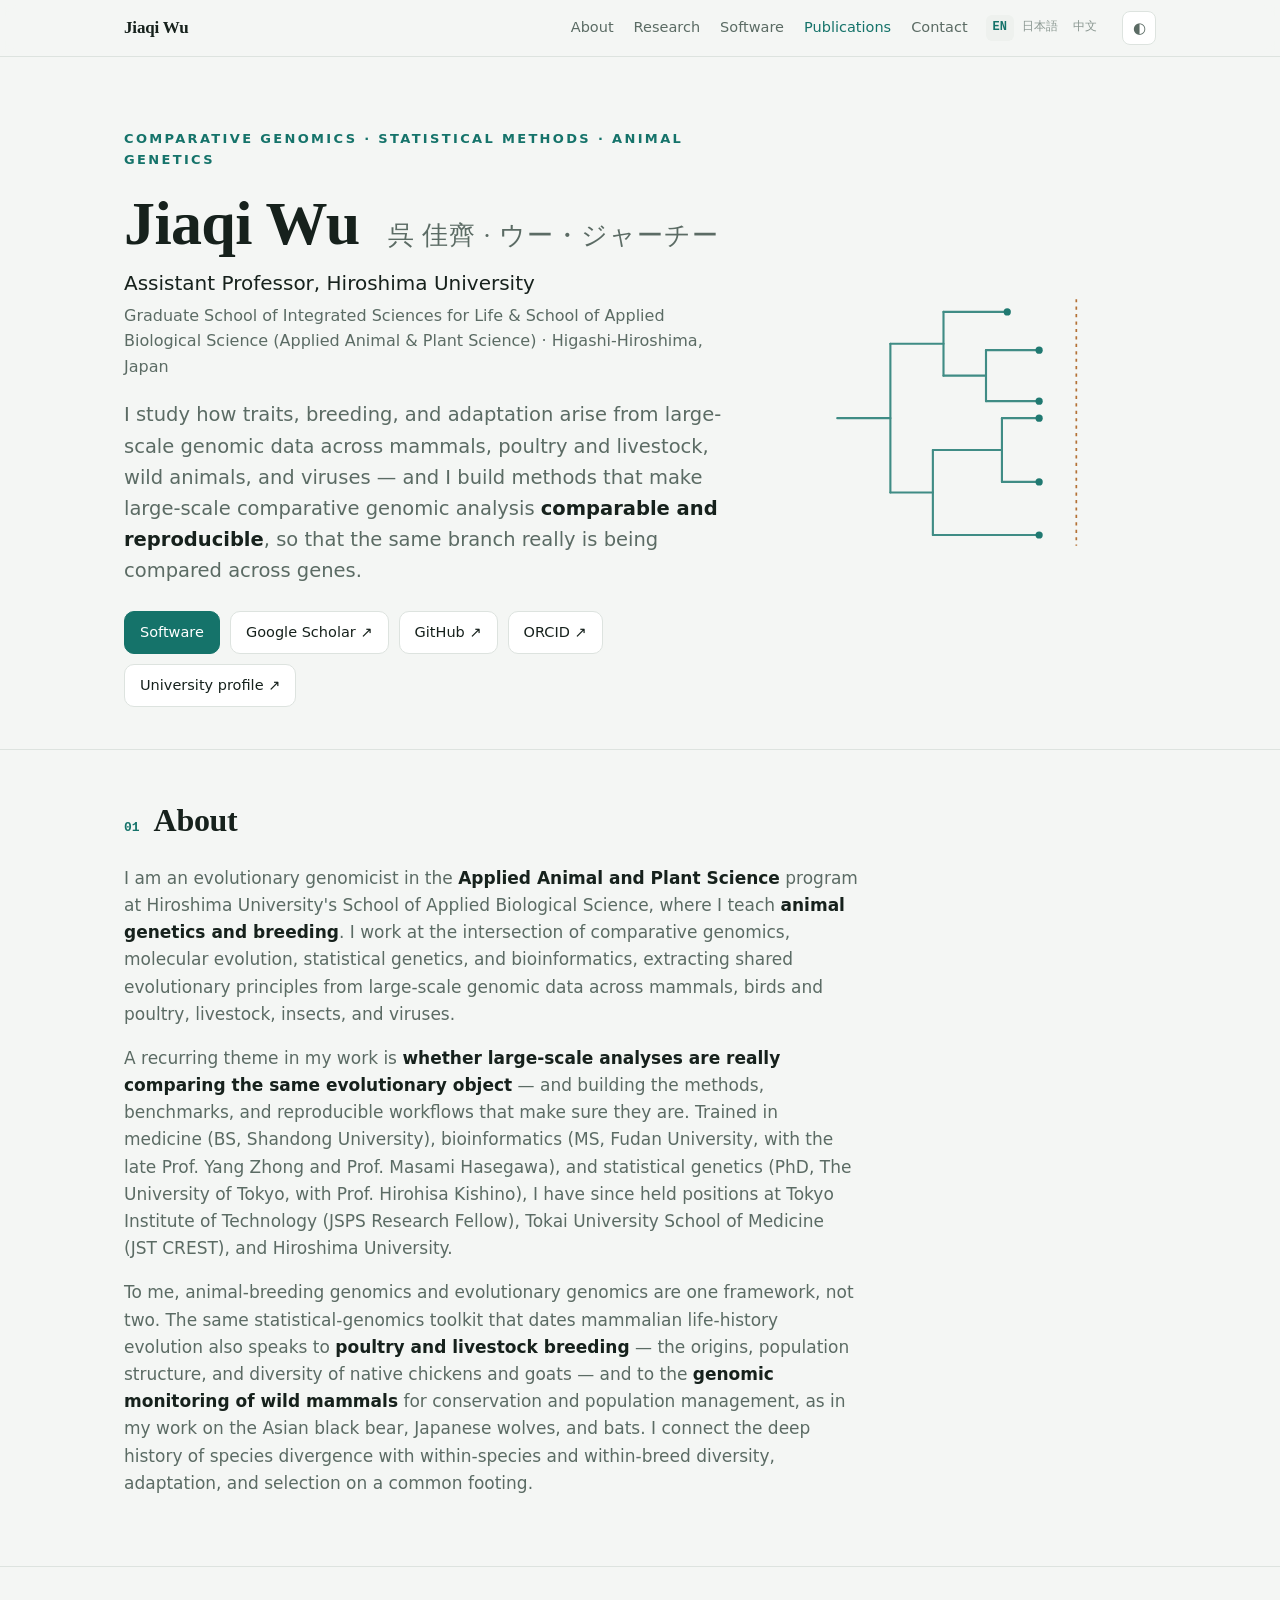
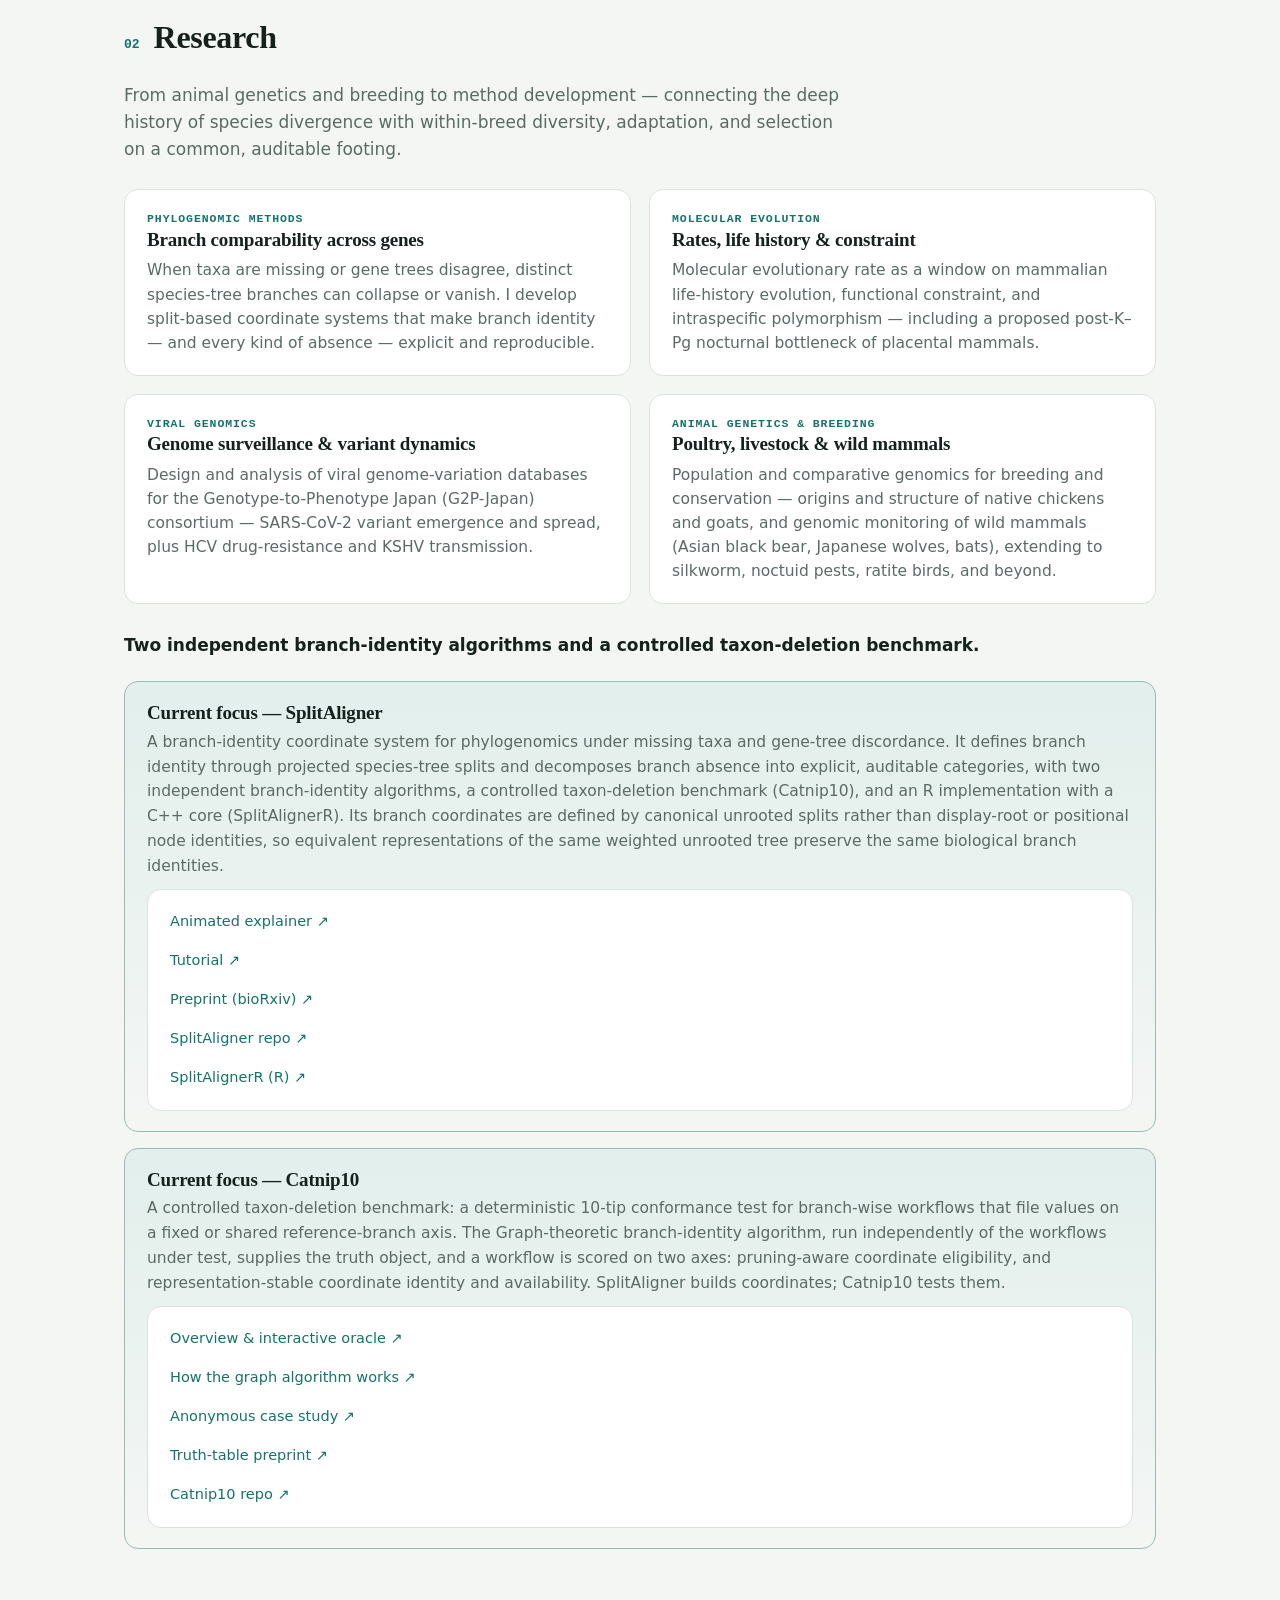
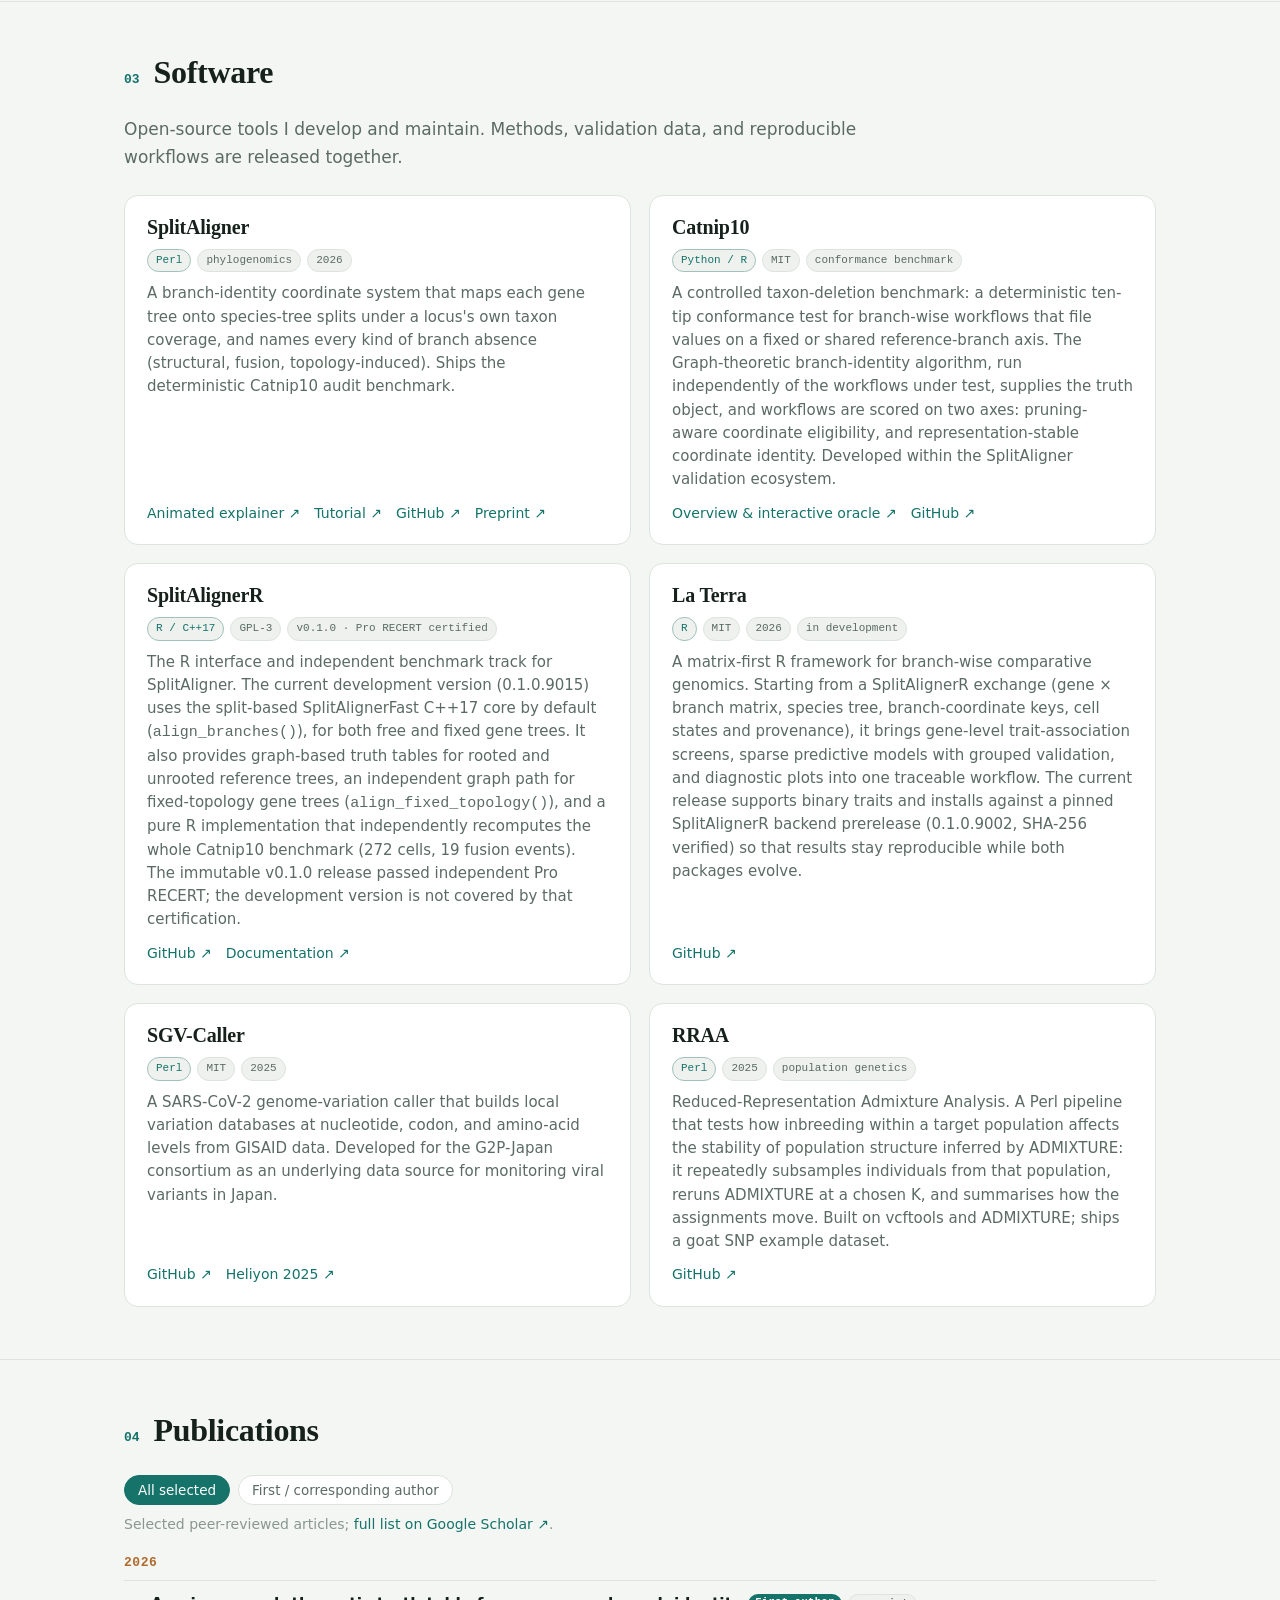
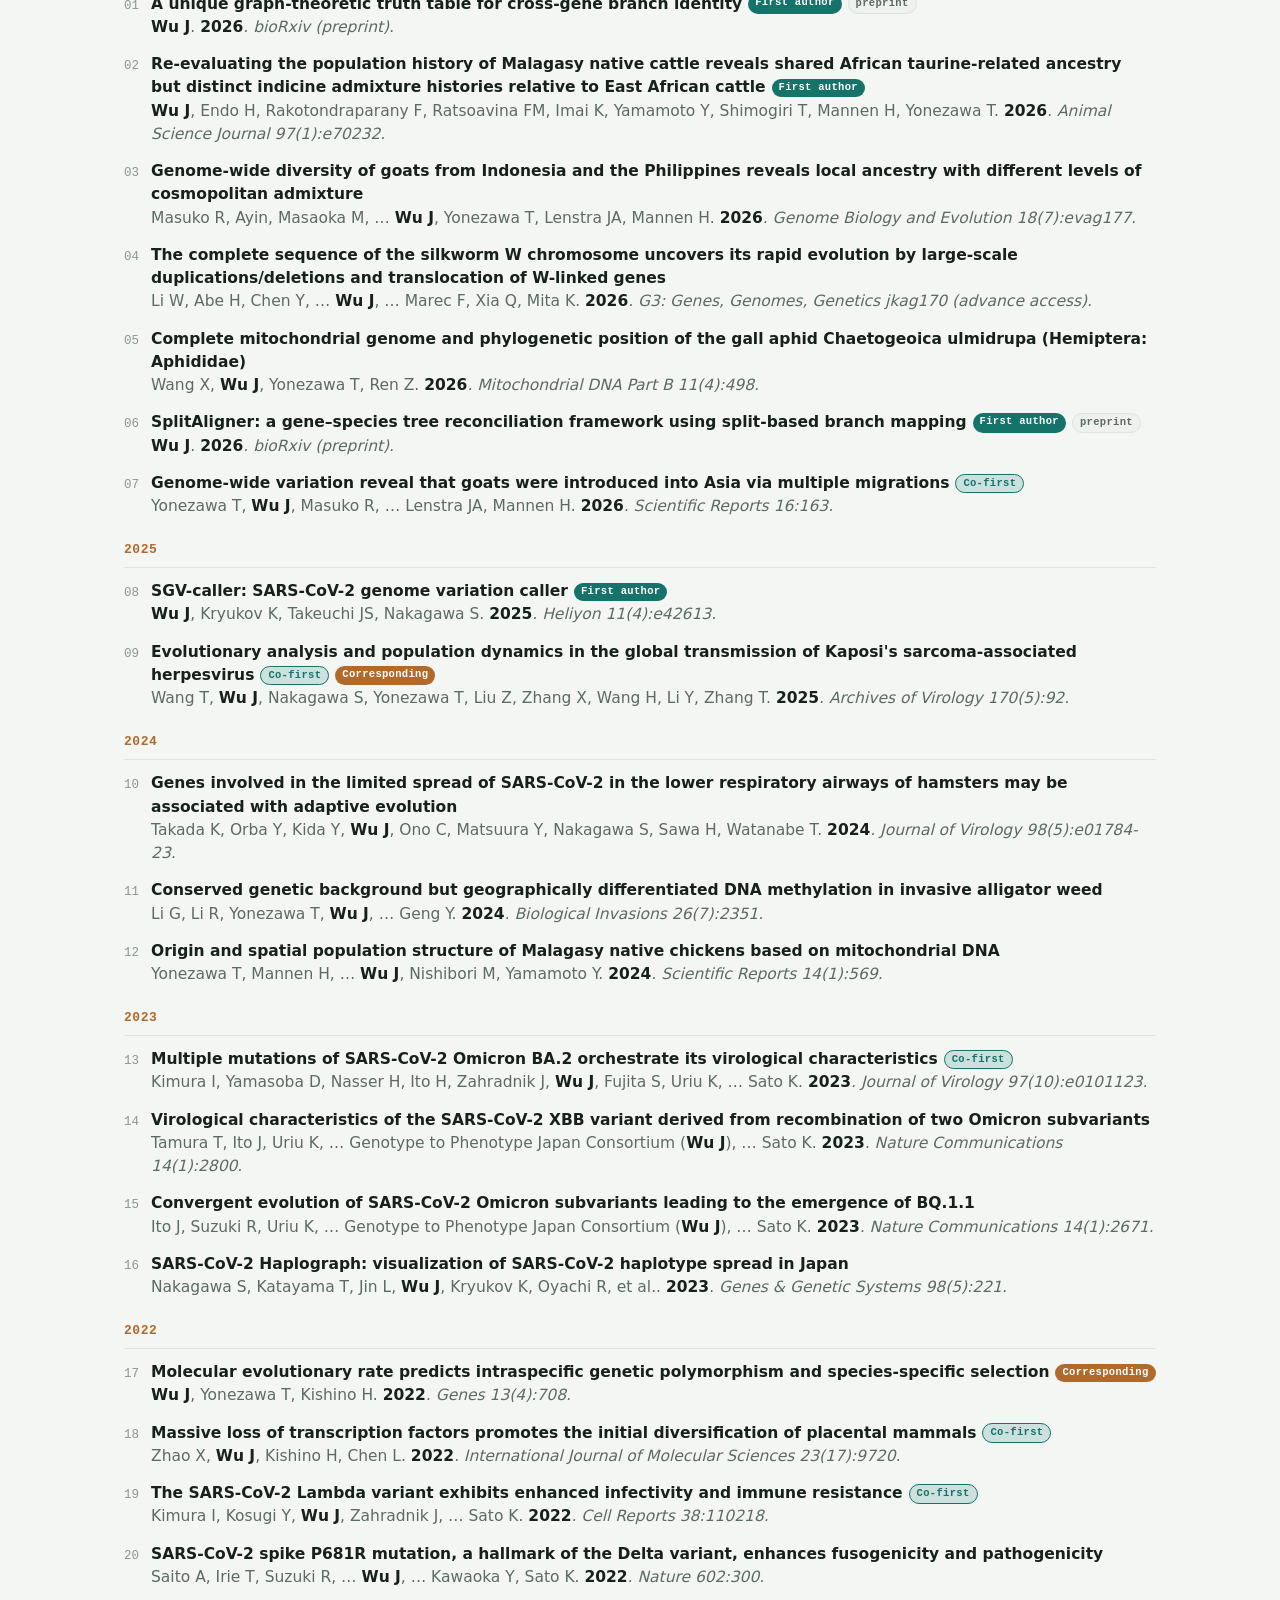
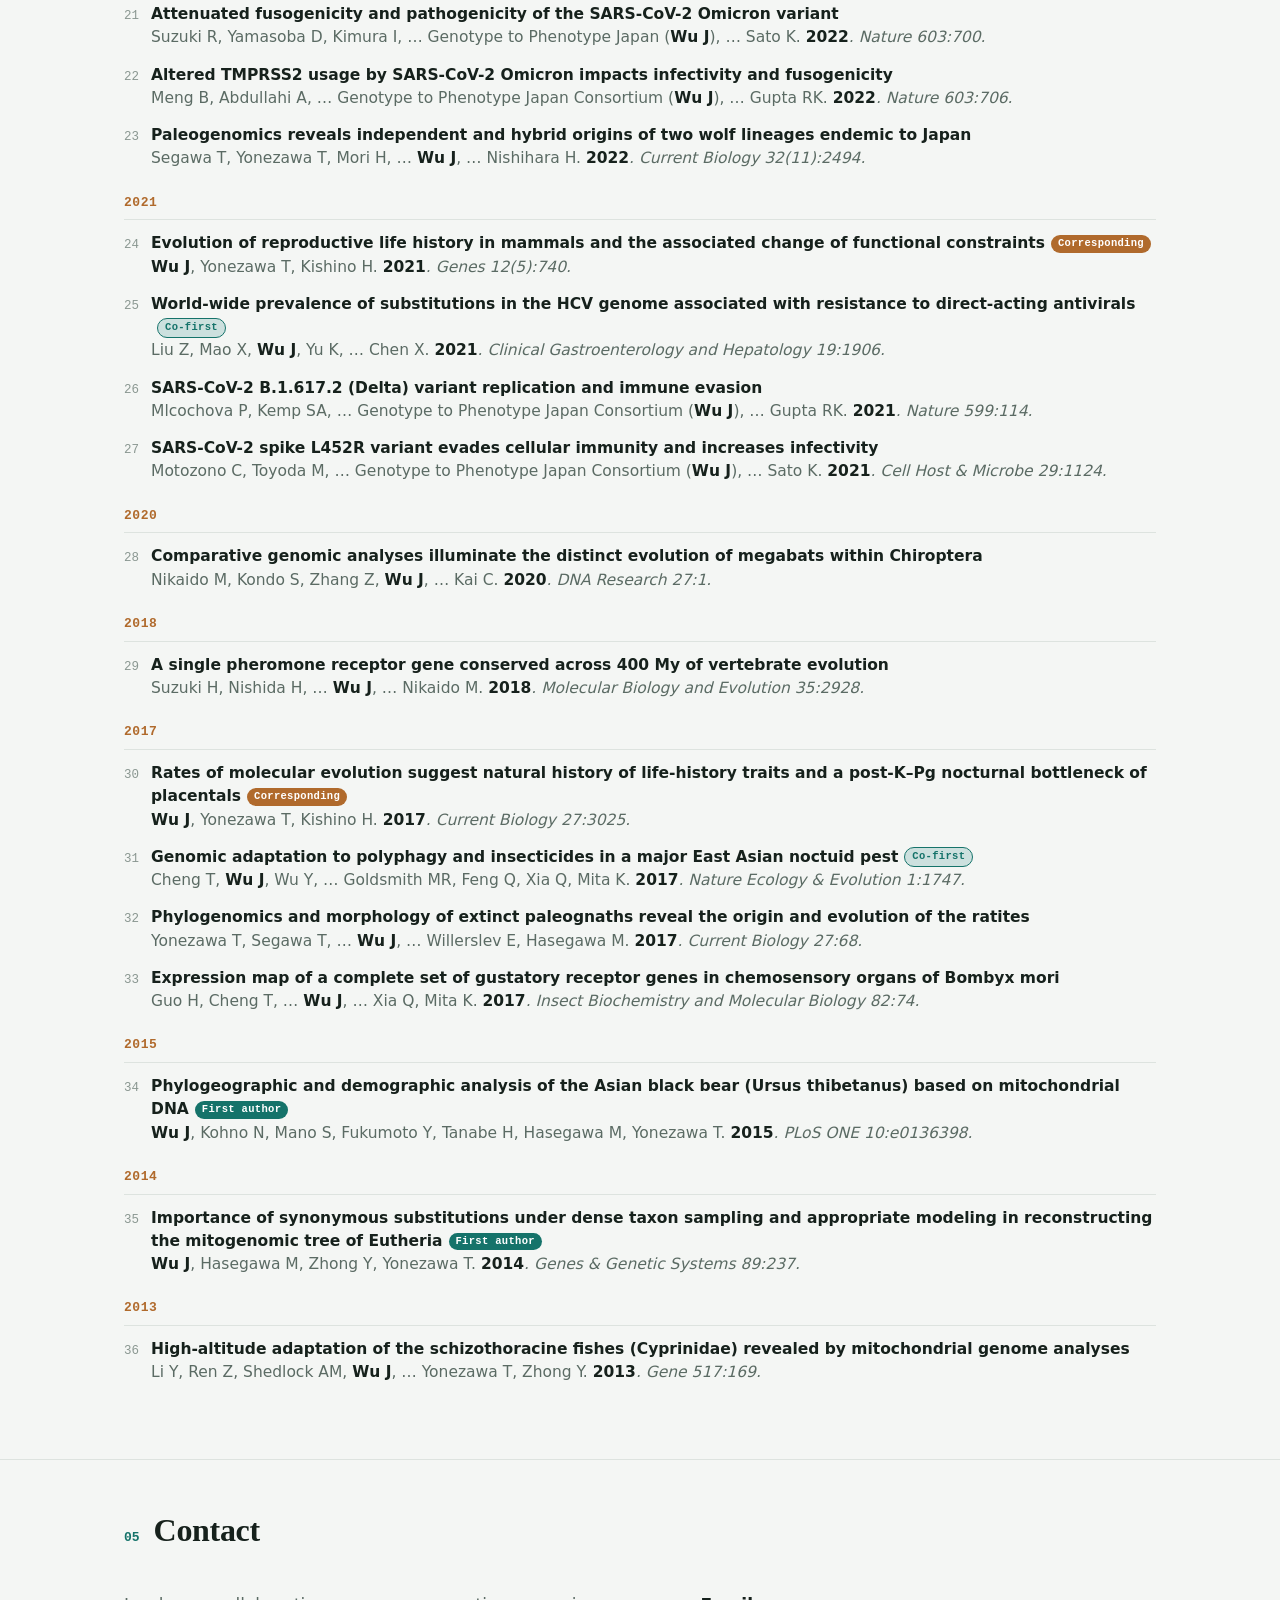
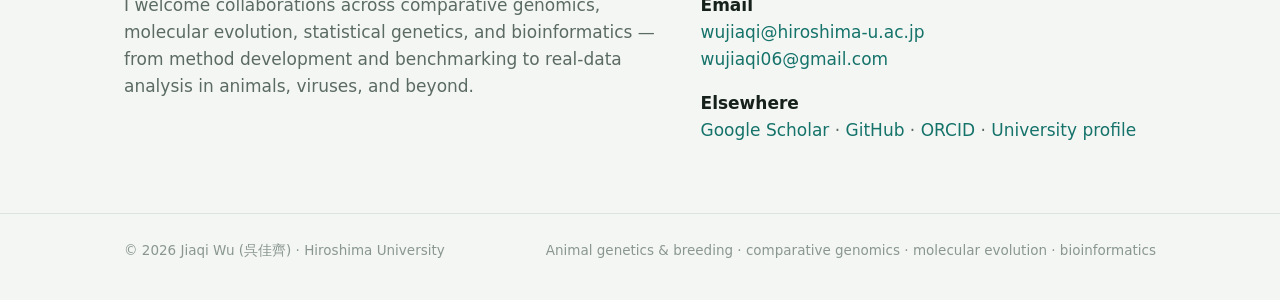
<file: index.html>
<!doctype html>
<html lang="en">
<head>
<meta charset="utf-8">
<meta name="viewport" content="width=device-width, initial-scale=1">
<title>Jiaqi Wu — Computational &amp; Comparative Genomics</title>
<meta name="description" content="Jiaqi Wu (呉佳齊), Assistant Professor at Hiroshima University. Computational and comparative genomics, statistical genetics, and bioinformatics — methods, benchmarks, and open-source software that make large-scale genomic analysis comparable and reproducible, applied to animal genetics and breeding, wild-mammal genomic monitoring, and viral genome surveillance.">
<link rel="canonical" href="https://wujiaqi06.github.io/">
<link rel="alternate" hreflang="en" href="https://wujiaqi06.github.io/">
<link rel="alternate" hreflang="ja" href="https://wujiaqi06.github.io/index_ja.html">
<link rel="alternate" hreflang="zh-Hans" href="https://wujiaqi06.github.io/index_zh.html">
<link rel="alternate" hreflang="x-default" href="https://wujiaqi06.github.io/">
<link rel="icon" type="image/svg+xml" href="data:image/svg+xml,%3Csvg xmlns='http://www.w3.org/2000/svg' viewBox='0 0 32 32'%3E%3Crect width='32' height='32' rx='7' fill='%2315736a'/%3E%3Cpath d='M5 16h6M11 9v14M11 9h8M11 23h8M19 6v6M19 6h6M19 12h6M19 20v6M19 20h6M19 26h6' fill='none' stroke='%23fff' stroke-width='2.2' stroke-linecap='round'/%3E%3C/svg%3E">
<meta property="og:type" content="profile">
<meta property="og:site_name" content="Jiaqi Wu">
<meta property="og:title" content="Jiaqi Wu — Computational & Comparative Genomics">
<meta property="og:description" content="Jiaqi Wu (呉佳齊), Assistant Professor at Hiroshima University. Computational and comparative genomics, statistical genetics, and bioinformatics — methods, benchmarks, and open-source software that make large-scale genomic analysis comparable and reproducible, applied to animal genetics and breeding, wild-mammal genomic monitoring, and viral genome surveillance.">
<meta property="og:url" content="https://wujiaqi06.github.io/">
<meta property="og:locale" content="en_US">
<meta name="twitter:card" content="summary">
<script type="application/ld+json">{"@context": "https://schema.org", "@type": "Person", "name": "Jiaqi Wu", "alternateName": ["呉佳齊", "吴佳齐", "ウー・ジャーチー"], "jobTitle": "Assistant Professor", "worksFor": {"@type": "CollegeOrUniversity", "name": "Hiroshima University", "url": "https://www.hiroshima-u.ac.jp/"}, "url": "https://wujiaqi06.github.io/", "email": "mailto:wujiaqi@hiroshima-u.ac.jp", "sameAs": ["https://orcid.org/0000-0002-9367-675X", "https://scholar.google.com/citations?user=z6IPkcoAAAAJ", "https://github.com/wujiaqi06", "https://seeds.office.hiroshima-u.ac.jp/profile/ja.c049548abe9b045d520e17560c007669.html"], "knowsAbout": ["comparative genomics", "molecular evolution", "statistical genetics", "bioinformatics", "phylogenomics", "animal genetics and breeding"]}</script>
<style>
  :root{
    --paper:#f4f6f4; --surface:#ffffff; --surface2:#eef1ee; --line:#dde3df;
    --ink:#16211c; --muted:#5b6b64; --faint:#8a9791;
    --accent:#15736a;        /* deep viridian */
    --accent-2:#b06a2c;      /* ochre, sparing */
    --accent-soft:#e2efec;
    --serif:"Charter","Iowan Old Style","Palatino Linotype",Palatino,Georgia,"Times New Roman",serif;
    --sans:ui-sans-serif,system-ui,-apple-system,"Segoe UI",Roboto,Helvetica,Arial,sans-serif;
    --mono:ui-monospace,"SF Mono","JetBrains Mono",Menlo,Consolas,monospace;
    --maxw:1080px;
  }
  @media (prefers-color-scheme:dark){
    :root{
      --paper:#0f1613; --surface:#151d19; --surface2:#1b241f; --line:#2a352f;
      --ink:#e7efea; --muted:#a2b1aa; --faint:#75847d;
      --accent:#4bb7a8; --accent-2:#d8974f; --accent-soft:#17302b;
    }
  }
  :root[data-theme="dark"]{
    --paper:#0f1613; --surface:#151d19; --surface2:#1b241f; --line:#2a352f;
    --ink:#e7efea; --muted:#a2b1aa; --faint:#75847d;
    --accent:#4bb7a8; --accent-2:#d8974f; --accent-soft:#17302b;
  }
  :root[data-theme="light"]{
    --paper:#f4f6f4; --surface:#ffffff; --surface2:#eef1ee; --line:#dde3df;
    --ink:#16211c; --muted:#5b6b64; --faint:#8a9791;
    --accent:#15736a; --accent-2:#b06a2c; --accent-soft:#e2efec;
  }

  *{box-sizing:border-box}
  html{scroll-behavior:smooth}
  @media (prefers-reduced-motion:reduce){ html{scroll-behavior:auto} }
  body{margin:0; background:var(--paper); color:var(--ink); font-family:var(--sans);
    line-height:1.6; -webkit-font-smoothing:antialiased; font-size:17px}
  h1,h2,h3{font-family:var(--serif); font-weight:600; line-height:1.15; letter-spacing:-.01em}
  a{color:var(--accent); text-decoration:none}
  a:hover{text-decoration:underline}
  .wrap{max-width:var(--maxw); margin:0 auto; padding:0 24px}
  .mono{font-family:var(--mono)}

  /* Nav */
  header.nav{position:sticky; top:0; z-index:50; backdrop-filter:saturate(1.4) blur(8px);
    background:color-mix(in srgb,var(--paper) 86%, transparent); border-bottom:1px solid var(--line)}
  .nav-inner{max-width:var(--maxw); margin:0 auto; padding:11px 24px; display:flex; align-items:center; gap:18px}
  .nav-name{font-family:var(--serif); font-weight:600; font-size:17px; letter-spacing:-.01em; margin-right:auto}
  .nav-name a{color:var(--ink)}
  .nav-links{display:flex; gap:20px; align-items:center}
  .nav-links a{color:var(--muted); font-size:14.5px}
  .nav-links a:hover,.nav-links a.active{color:var(--accent); text-decoration:none}
  .lang-switch{display:flex; gap:1px; align-items:center; font-family:var(--mono); font-size:12px}
  .lang-switch a{color:var(--faint); padding:3px 7px; border-radius:6px; text-decoration:none}
  .lang-switch a:hover{color:var(--accent)}
  .lang-switch a.cur{color:var(--accent); background:var(--surface2); font-weight:700}
  .theme-btn{border:1px solid var(--line); background:var(--surface); color:var(--muted); border-radius:8px;
    width:34px; height:34px; cursor:pointer; font-size:15px; display:grid; place-items:center}
  .theme-btn:hover{color:var(--accent); border-color:var(--accent)}
  @media (max-width:720px){
    .nav-inner{padding:10px 16px; gap:8px}
    .nav-links{display:none}
    .nav-name,.lang-switch{white-space:nowrap}
    .lang-switch{margin-left:auto}
    .lang-switch a{padding:3px 5px}
    .theme-btn{flex:0 0 34px}
  }

  /* Hero */
  .hero{padding:72px 0 42px; position:relative; overflow:hidden}
  .hero-grid{display:grid; grid-template-columns:1.5fr .9fr; gap:40px; align-items:center}
  @media (max-width:820px){ .hero-grid{grid-template-columns:1fr; gap:26px} }
  .eyebrow{font-size:13px; text-transform:uppercase; letter-spacing:.18em; color:var(--accent); font-weight:700}
  .hero h1{font-size:clamp(38px,6vw,62px); margin:.28em 0 .12em}
  .hero .cjk{font-family:var(--serif); font-size:.42em; color:var(--muted); font-weight:500; letter-spacing:.04em; margin-left:.5em; white-space:nowrap}
  .hero .role{font-size:clamp(17px,2vw,20px); color:var(--ink)}
  .hero .affil{color:var(--muted); font-size:16px; margin-top:4px}
  .lead{font-size:clamp(17px,1.7vw,19.5px); color:var(--muted); max-width:60ch; margin:20px 0 24px}
  .lead em{color:var(--ink); font-style:normal; font-weight:600}
  .btns{display:flex; flex-wrap:wrap; gap:10px}
  .btn{display:inline-flex; align-items:center; gap:7px; border:1px solid var(--line); background:var(--surface);
    color:var(--ink); padding:9px 15px; border-radius:10px; font-size:14.5px; font-weight:500}
  .btn:hover{border-color:var(--accent); color:var(--accent); text-decoration:none}
  .btn.primary{background:var(--accent); border-color:var(--accent); color:#fff}
  .btn.primary:hover{background:color-mix(in srgb,var(--accent) 88%, #000); color:#fff}
  .hero-art{width:100%; height:auto; max-width:340px; margin-left:auto; opacity:.95}
  @media (max-width:820px){ .hero-art{display:none} }

  /* Sections */
  section.block{padding:52px 0; border-top:1px solid var(--line)}
  .sec-head{display:flex; align-items:baseline; gap:14px; margin-bottom:26px}
  .sec-head h2{font-size:clamp(24px,3.2vw,32px); margin:0}
  .sec-head .sec-num{font-family:var(--mono); font-size:13px; color:var(--accent); font-weight:700}
  .prose{max-width:68ch; color:var(--muted); font-size:17px}
  .prose strong{color:var(--ink)}

  /* Research cards */
  .cards{display:grid; grid-template-columns:repeat(2,1fr); gap:18px; margin-top:26px}
  @media (max-width:720px){ .cards{grid-template-columns:1fr} }
  .card{background:var(--surface); border:1px solid var(--line); border-radius:14px; padding:20px 22px}
  .card h3{font-size:19px; margin:0 0 8px; color:var(--ink)}
  .card p{margin:0; color:var(--muted); font-size:15.5px; line-height:1.55}
  .card .ktag{font-family:var(--mono); font-size:11.5px; color:var(--accent); text-transform:uppercase; letter-spacing:.08em; font-weight:700}

  .focus{margin-top:22px; background:linear-gradient(180deg,var(--accent-soft),transparent);
    border:1px solid color-mix(in srgb,var(--accent) 35%,var(--line)); border-radius:14px; padding:20px 22px}
  .focus h3{margin:0 0 6px; color:var(--ink); font-size:19px}
  .focus p{margin:0 0 10px; color:var(--muted); font-size:15.5px}

  /* Software */
  .sw-grid{display:grid; grid-template-columns:repeat(2,1fr); gap:18px}
  @media (max-width:820px){ .sw-grid{grid-template-columns:1fr} }
  .sw{background:var(--surface); border:1px solid var(--line); border-radius:14px; padding:20px 22px; display:flex; flex-direction:column; gap:10px}
  .sw h3{margin:0; font-size:20px; display:flex; align-items:baseline; gap:9px}
  .sw .meta{display:flex; flex-wrap:wrap; gap:6px}
  .pill{font-family:var(--mono); font-size:11px; padding:2px 8px; border-radius:20px; background:var(--surface2); color:var(--muted); border:1px solid var(--line)}
  .pill.lang{color:var(--accent); border-color:color-mix(in srgb,var(--accent) 30%,var(--line))}
  .sw p{margin:0; color:var(--muted); font-size:15px; line-height:1.55; flex:1}
  .sw .links{display:flex; gap:14px; font-size:14px; flex-wrap:wrap}


  /* Publications */
  .pub-controls{display:flex; gap:8px; flex-wrap:wrap; margin-bottom:8px}
  .fbtn{border:1px solid var(--line); background:var(--surface); color:var(--muted); padding:6px 13px;
    border-radius:20px; font-size:13.5px; cursor:pointer; font-family:var(--sans)}
  .fbtn.on{background:var(--accent); border-color:var(--accent); color:#fff}
  .pub-note{color:var(--faint); font-size:14px; margin:2px 0 18px}
  .year-group{margin-bottom:22px}
  .year-label{font-family:var(--mono); font-size:13px; color:var(--accent-2); font-weight:700; letter-spacing:.04em;
    padding-bottom:6px; border-bottom:1px solid var(--line); margin-bottom:12px}
  ul.pubs{list-style:none; margin:0; padding:0; display:grid; gap:14px}
  .pub{display:grid; grid-template-columns:auto 1fr; gap:12px; align-items:start}
  .pub .idx{font-family:var(--mono); font-size:12.5px; color:var(--faint); padding-top:3px; font-variant-numeric:tabular-nums}
  .pub .body{font-size:15.5px; line-height:1.5}
  .pub .title{color:var(--ink); font-weight:600}
  .pub .authors{color:var(--muted)}
  .pub .authors b{color:var(--ink); font-weight:700}
  .pub .venue{color:var(--muted); font-style:italic}
  .pub .venue .yr{font-style:normal; font-weight:600; color:var(--ink)}
  .badges{display:inline-flex; gap:6px; margin-left:6px; vertical-align:middle}
  .badge{font-family:var(--mono); font-size:10.5px; font-weight:700; padding:1px 7px; border-radius:20px; letter-spacing:.03em; white-space:nowrap}
  .badge.first{background:var(--accent); color:#fff}
  .badge.corr{background:var(--accent-2); color:#fff}
  .badge.cofirst{background:color-mix(in srgb,var(--accent) 22%,var(--surface)); color:var(--accent); border:1px solid var(--accent)}
  .badge.pre{background:var(--surface2); color:var(--muted); border:1px solid var(--line)}
  .pub[hidden]{display:none}

  /* Contact / footer */
  .contact-grid{display:grid; grid-template-columns:1.2fr 1fr; gap:30px}
  @media (max-width:720px){ .contact-grid{grid-template-columns:1fr} }
  .contact a{font-weight:500}
  footer{border-top:1px solid var(--line); padding:26px 0 40px; color:var(--faint); font-size:13.5px}
  footer .wrap{display:flex; flex-wrap:wrap; gap:10px 20px; justify-content:space-between}

  .tree-edge{fill:none; stroke:var(--accent); stroke-width:2; stroke-linecap:round; opacity:.85}
  .tree-tip{fill:var(--accent)}
  .tree-cut{stroke:var(--accent-2); stroke-width:1.6; stroke-dasharray:3 4}
</style>
</head>
<body>

<header class="nav">
  <div class="nav-inner">
    <span class="nav-name"><a href="#top">Jiaqi Wu</a></span>
    <nav class="nav-links">
      <a href="#about" data-opt>About</a>
      <a href="#research">Research</a>
      <a href="#software">Software</a>
      <a href="#publications">Publications</a>
      <a href="#contact" data-opt>Contact</a>
    </nav>
    <div class="lang-switch" aria-label="Language / 言語 / 语言"><a href="index.html" class="cur">EN</a><a href="index_ja.html">日本語</a><a href="index_zh.html">中文</a></div>
    <button class="theme-btn" id="themeBtn" title="Toggle light / dark" aria-label="Toggle colour theme">◐</button>
  </div>
</header>

<main id="top">

  <!-- HERO -->
  <section class="hero">
    <div class="wrap hero-grid">
      <div>
        <div class="eyebrow">Comparative genomics · statistical methods · animal genetics</div>
        <h1>Jiaqi Wu <span class="cjk">呉 佳齊 · ウー・ジャーチー</span></h1>
        <div class="role">Assistant Professor, Hiroshima University</div>
        <div class="affil">Graduate School of Integrated Sciences for Life &amp; School of Applied Biological Science (Applied Animal &amp; Plant Science) · Higashi-Hiroshima, Japan</div>
        <p class="lead">I study how traits, breeding, and adaptation arise from large-scale genomic data across mammals, poultry and livestock, wild animals, and viruses — and I build methods that make large-scale comparative genomic analysis <em>comparable and reproducible</em>, so that the same branch really is being compared across genes.</p>
        <div class="btns">
          <a class="btn primary" href="#software">Software</a>
          <a class="btn" href="https://scholar.google.com/citations?user=z6IPkcoAAAAJ&hl=en" target="_blank" rel="noopener">Google&nbsp;Scholar ↗</a>
          <a class="btn" href="https://github.com/wujiaqi06" target="_blank" rel="noopener">GitHub ↗</a>
          <a class="btn" href="https://orcid.org/0000-0002-9367-675X" target="_blank" rel="noopener">ORCID ↗</a>
          <a class="btn" href="https://seeds.office.hiroshima-u.ac.jp/profile/ja.c049548abe9b045d520e17560c007669.html" target="_blank" rel="noopener">University&nbsp;profile ↗</a>
        </div>
      </div>
      <svg class="hero-art" viewBox="0 0 320 260" role="img" aria-label="A stylized phylogenetic tree cut by a dashed split line">
        <!-- decorative cladogram + split line -->
        <g class="tree-edge">
          <path d="M20 130 H70"/>
          <path d="M70 60 V200"/>
          <path d="M70 60 H120"/>
          <path d="M70 200 H110"/>
          <path d="M120 30 V90"/>
          <path d="M120 30 H180"/>
          <path d="M120 90 H160"/>
          <path d="M160 66 V114"/>
          <path d="M160 66 H210"/>
          <path d="M160 114 H210"/>
          <path d="M110 160 V240"/>
          <path d="M110 160 H175"/>
          <path d="M110 240 H210"/>
          <path d="M175 130 V190"/>
          <path d="M175 130 H210"/>
          <path d="M175 190 H210"/>
        </g>
        <g class="tree-tip">
          <circle cx="180" cy="30" r="3.4"/><circle cx="210" cy="66" r="3.4"/><circle cx="210" cy="114" r="3.4"/>
          <circle cx="210" cy="130" r="3.4"/><circle cx="210" cy="190" r="3.4"/><circle cx="210" cy="240" r="3.4"/>
        </g>
        <path class="tree-cut" d="M245 18 V250"/>
      </svg>
    </div>
  </section>

  <!-- ABOUT -->
  <section class="block" id="about">
    <div class="wrap">
      <div class="sec-head"><span class="sec-num">01</span><h2>About</h2></div>
      <div class="prose">
        <p>I am an evolutionary genomicist in the <strong>Applied Animal and Plant Science</strong> program at Hiroshima University's School of Applied Biological Science, where I teach <strong>animal genetics and breeding</strong>. I work at the intersection of comparative genomics, molecular evolution, statistical genetics, and bioinformatics, extracting shared evolutionary principles from large-scale genomic data across mammals, birds and poultry, livestock, insects, and viruses.</p>
        <p>A recurring theme in my work is <strong>whether large-scale analyses are really comparing the same evolutionary object</strong> — and building the methods, benchmarks, and reproducible workflows that make sure they are. Trained in medicine (BS, Shandong University), bioinformatics (MS, Fudan University, with the late Prof. Yang Zhong and Prof. Masami Hasegawa), and statistical genetics (PhD, The University of Tokyo, with Prof. Hirohisa Kishino), I have since held positions at Tokyo Institute of Technology (JSPS Research Fellow), Tokai University School of Medicine (JST CREST), and Hiroshima University.</p>
        <p>To me, animal-breeding genomics and evolutionary genomics are one framework, not two. The same statistical-genomics toolkit that dates mammalian life-history evolution also speaks to <strong>poultry and livestock breeding</strong> — the origins, population structure, and diversity of native chickens and goats — and to the <strong>genomic monitoring of wild mammals</strong> for conservation and population management, as in my work on the Asian black bear, Japanese wolves, and bats. I connect the deep history of species divergence with within-species and within-breed diversity, adaptation, and selection on a common footing.</p>
              </div>
    </div>
  </section>

  <!-- RESEARCH -->
  <section class="block" id="research">
    <div class="wrap">
      <div class="sec-head"><span class="sec-num">02</span><h2>Research</h2></div>
      <div class="prose"><p>From animal genetics and breeding to method development — connecting the deep history of species divergence with within-breed diversity, adaptation, and selection on a common, auditable footing.</p></div>

      <div class="cards">
        <div class="card">
          <div class="ktag">Phylogenomic methods</div>
          <h3>Branch comparability across genes</h3>
          <p>When taxa are missing or gene trees disagree, distinct species-tree branches can collapse or vanish. I develop split-based coordinate systems that make branch identity — and every kind of absence — explicit and reproducible.</p>
        </div>
        <div class="card">
          <div class="ktag">Molecular evolution</div>
          <h3>Rates, life history &amp; constraint</h3>
          <p>Molecular evolutionary rate as a window on mammalian life-history evolution, functional constraint, and intraspecific polymorphism — including a proposed post-K–Pg nocturnal bottleneck of placental mammals.</p>
        </div>
        <div class="card">
          <div class="ktag">Viral genomics</div>
          <h3>Genome surveillance &amp; variant dynamics</h3>
          <p>Design and analysis of viral genome-variation databases for the Genotype-to-Phenotype Japan (G2P-Japan) consortium — SARS-CoV-2 variant emergence and spread, plus HCV drug-resistance and KSHV transmission.</p>
        </div>
        <div class="card">
          <div class="ktag">Animal genetics &amp; breeding</div>
          <h3>Poultry, livestock &amp; wild mammals</h3>
          <p>Population and comparative genomics for breeding and conservation — origins and structure of native chickens and goats, and genomic monitoring of wild mammals (Asian black bear, Japanese wolves, bats), extending to silkworm, noctuid pests, ratite birds, and beyond.</p>
        </div>
      </div>

      <p style="margin:28px 0 14px; font-weight:600; color:var(--ink)">Two independent branch-identity algorithms and a controlled taxon-deletion benchmark.</p>
      <div class="focus">
        <h3>Current focus — SplitAligner</h3>
        <p>A branch-identity coordinate system for phylogenomics under missing taxa and gene-tree discordance. It defines branch identity through projected species-tree splits and decomposes branch absence into explicit, auditable categories, with two independent branch-identity algorithms, a controlled taxon-deletion benchmark (Catnip10), and an R implementation with a C++ core (SplitAlignerR). Its branch coordinates are defined by canonical unrooted splits rather than display-root or positional node identities, so equivalent representations of the same weighted unrooted tree preserve the same biological branch identities.</p>
        <div class="sw links" style="display:flex; gap:16px; flex-wrap:wrap; font-size:14.5px">
          <a href="splitaligner/SplitAligner_explainer.html" target="_blank" rel="noopener">Animated explainer ↗</a>
          <a href="splitaligner/SplitAligner_tutorial.html" target="_blank" rel="noopener">Tutorial ↗</a>
          <a href="https://doi.org/10.64898/2026.02.24.707838" target="_blank" rel="noopener">Preprint (bioRxiv) ↗</a>
          <a href="https://github.com/wujiaqi06/SplitAligner" target="_blank" rel="noopener">SplitAligner repo ↗</a>
          <a href="https://github.com/wujiaqi06/SplitAlignerR" target="_blank" rel="noopener">SplitAlignerR (R) ↗</a>
        </div>
      </div>
      <div class="focus" style="margin-top:16px">
        <h3>Current focus — Catnip10</h3>
        <p>A controlled taxon-deletion benchmark: a deterministic 10-tip conformance test for branch-wise workflows that file values on a fixed or shared reference-branch axis. The Graph-theoretic branch-identity algorithm, run independently of the workflows under test, supplies the truth object, and a workflow is scored on two axes: pruning-aware coordinate eligibility, and representation-stable coordinate identity and availability. SplitAligner builds coordinates; Catnip10 tests them.</p>
        <div class="sw links" style="display:flex; gap:16px; flex-wrap:wrap; font-size:14.5px">
          <a href="catnip10/index.html">Overview &amp; interactive oracle ↗</a>
          <a href="catnip10/index.html#oracle">How the graph algorithm works ↗</a>
          <a href="catnip10/index.html#case-study">Anonymous case study ↗</a>
          <a href="https://doi.org/10.64898/2026.07.22.740066" target="_blank" rel="noopener">Truth-table preprint ↗</a>
          <a href="https://github.com/wujiaqi06/Catnip10" target="_blank" rel="noopener">Catnip10 repo ↗</a>
        </div>
      </div>
    </div>
  </section>

  <!-- SOFTWARE -->
  <section class="block" id="software">
    <div class="wrap">
      <div class="sec-head"><span class="sec-num">03</span><h2>Software</h2></div>
      <div class="prose"><p>Open-source tools I develop and maintain. Methods, validation data, and reproducible workflows are released together.</p></div>
      <div class="sw-grid" style="margin-top:24px">

        <div class="sw">
          <h3>SplitAligner</h3>
          <div class="meta"><span class="pill lang">Perl</span><span class="pill">phylogenomics</span><span class="pill">2026</span></div>
          <p>A branch-identity coordinate system that maps each gene tree onto species-tree splits under a locus's own taxon coverage, and names every kind of branch absence (structural, fusion, topology-induced). Ships the deterministic Catnip10 audit benchmark.</p>
          <div class="links">
            <a href="splitaligner/SplitAligner_explainer.html" target="_blank" rel="noopener">Animated explainer ↗</a>
          <a href="splitaligner/SplitAligner_tutorial.html" target="_blank" rel="noopener">Tutorial ↗</a>
            <a href="https://github.com/wujiaqi06/SplitAligner" target="_blank" rel="noopener">GitHub ↗</a>
            <a href="https://doi.org/10.64898/2026.02.24.707838" target="_blank" rel="noopener">Preprint ↗</a>
          </div>
        </div>

        <div class="sw">
          <h3>Catnip10</h3>
          <div class="meta"><span class="pill lang">Python / R</span><span class="pill">MIT</span><span class="pill">conformance benchmark</span></div>
          <p>A controlled taxon-deletion benchmark: a deterministic ten-tip conformance test for branch-wise workflows that file values on a fixed or shared reference-branch axis. The Graph-theoretic branch-identity algorithm, run independently of the workflows under test, supplies the truth object, and workflows are scored on two axes: pruning-aware coordinate eligibility, and representation-stable coordinate identity. Developed within the SplitAligner validation ecosystem.</p>
          <div class="links">
            <a href="catnip10/index.html">Overview &amp; interactive oracle ↗</a>
            <a href="https://github.com/wujiaqi06/Catnip10" target="_blank" rel="noopener">GitHub ↗</a>
          </div>
        </div>

        <div class="sw">
          <h3>SplitAlignerR</h3>
          <div class="meta"><span class="pill lang">R / C++17</span><span class="pill">GPL-3</span><span class="pill">v0.1.0 · Pro RECERT certified</span></div>
          <p>The R interface and independent benchmark track for SplitAligner. The current development version (0.1.0.9015) uses the split-based SplitAlignerFast C++17 core by default (<code>align_branches()</code>), for both free and fixed gene trees. It also provides graph-based truth tables for rooted and unrooted reference trees, an independent graph path for fixed-topology gene trees (<code>align_fixed_topology()</code>), and a pure R implementation that independently recomputes the whole Catnip10 benchmark (272 cells, 19 fusion events). The immutable v0.1.0 release passed independent Pro RECERT; the development version is not covered by that certification.</p>
          <div class="links">
            <a href="https://github.com/wujiaqi06/SplitAlignerR" target="_blank" rel="noopener">GitHub ↗</a>
            <a href="https://wujiaqi06.github.io/SplitAlignerR/" target="_blank" rel="noopener">Documentation ↗</a>
          </div>
        </div>

        <div class="sw">
          <h3>La Terra</h3>
          <div class="meta"><span class="pill lang">R</span><span class="pill">MIT</span><span class="pill">2026</span><span class="pill">in development</span></div>
          <p>A matrix-first R framework for branch-wise comparative genomics. Starting from a SplitAlignerR exchange (gene × branch matrix, species tree, branch-coordinate keys, cell states and provenance), it brings gene-level trait-association screens, sparse predictive models with grouped validation, and diagnostic plots into one traceable workflow. The current release supports binary traits and installs against a pinned SplitAlignerR backend prerelease (0.1.0.9002, SHA-256 verified) so that results stay reproducible while both packages evolve.</p>
          <div class="links">
            <a href="https://github.com/wujiaqi06/LaTerra" target="_blank" rel="noopener">GitHub ↗</a>
          </div>
        </div>

        <div class="sw">
          <h3>SGV-Caller</h3>
          <div class="meta"><span class="pill lang">Perl</span><span class="pill">MIT</span><span class="pill">2025</span></div>
          <p>A SARS-CoV-2 genome-variation caller that builds local variation databases at nucleotide, codon, and amino-acid levels from GISAID data. Developed for the G2P-Japan consortium as an underlying data source for monitoring viral variants in Japan.</p>
          <div class="links">
            <a href="https://github.com/wujiaqi06/SGV-caller" target="_blank" rel="noopener">GitHub ↗</a>
            <a href="https://doi.org/10.1016/j.heliyon.2025.e42613" target="_blank" rel="noopener">Heliyon 2025 ↗</a>
          </div>
        </div>

        <div class="sw">
          <h3>RRAA</h3>
          <div class="meta"><span class="pill lang">Perl</span><span class="pill">2025</span><span class="pill">population genetics</span></div>
          <p>Reduced-Representation Admixture Analysis. A Perl pipeline that tests how inbreeding within a target population affects the stability of population structure inferred by ADMIXTURE: it repeatedly subsamples individuals from that population, reruns ADMIXTURE at a chosen K, and summarises how the assignments move. Built on vcftools and ADMIXTURE; ships a goat SNP example dataset.</p>
          <div class="links">
            <a href="https://github.com/wujiaqi06/RRAA" target="_blank" rel="noopener">GitHub ↗</a>
          </div>
        </div>

      </div>
    </div>
  </section>

  <!-- PUBLICATIONS -->
  <section class="block" id="publications">
    <div class="wrap">
      <div class="sec-head"><span class="sec-num">04</span><h2>Publications</h2></div>
      <div class="pub-controls">
        <button class="fbtn on" data-filter="all">All selected</button>
        <button class="fbtn" data-filter="lead">First / corresponding author</button>
      </div>
      <p class="pub-note">Selected peer-reviewed articles; <a href="https://scholar.google.com/citations?user=z6IPkcoAAAAJ&hl=en" target="_blank" rel="noopener">full list on Google&nbsp;Scholar ↗</a>.</p>
      <div id="pubList">
        <div class="year-group"><div class="year-label">2026</div>
        <ul class="pubs">
          <li class="pub"><span class="idx">01</span><span class="body"><a class="title" href="https://doi.org/10.64898/2026.07.22.740066" target="_blank" rel="noopener">A unique graph-theoretic truth table for cross-gene branch identity</a><span class="badges"><span class="badge first">First author</span><span class="badge pre">preprint</span></span><br><span class="authors"><b>Wu J</b>.</span> <span class="venue"><span class="yr">2026</span>. bioRxiv (preprint).</span></span></li>
          <li class="pub"><span class="idx">02</span><span class="body"><a class="title" href="https://doi.org/10.1111/asj.70232" target="_blank" rel="noopener">Re-evaluating the population history of Malagasy native cattle reveals shared African taurine-related ancestry but distinct indicine admixture histories relative to East African cattle</a><span class="badges"><span class="badge first">First author</span></span><br><span class="authors"><b>Wu J</b>, Endo H, Rakotondraparany F, Ratsoavina FM, Imai K, Yamamoto Y, Shimogiri T, Mannen H, Yonezawa T.</span> <span class="venue"><span class="yr">2026</span>. Animal Science Journal 97(1):e70232.</span></span></li>
          <li class="pub"><span class="idx">03</span><span class="body"><a class="title" href="https://doi.org/10.1093/gbe/evag177" target="_blank" rel="noopener">Genome-wide diversity of goats from Indonesia and the Philippines reveals local ancestry with different levels of cosmopolitan admixture</a><br><span class="authors">Masuko R, Ayin, Masaoka M, … <b>Wu J</b>, Yonezawa T, Lenstra JA, Mannen H.</span> <span class="venue"><span class="yr">2026</span>. Genome Biology and Evolution 18(7):evag177.</span></span></li>
          <li class="pub"><span class="idx">04</span><span class="body"><a class="title" href="https://doi.org/10.1093/g3journal/jkag170" target="_blank" rel="noopener">The complete sequence of the silkworm W chromosome uncovers its rapid evolution by large-scale duplications/deletions and translocation of W-linked genes</a><br><span class="authors">Li W, Abe H, Chen Y, … <b>Wu J</b>, … Marec F, Xia Q, Mita K.</span> <span class="venue"><span class="yr">2026</span>. G3: Genes, Genomes, Genetics jkag170 (advance access).</span></span></li>
          <li class="pub"><span class="idx">05</span><span class="body"><a class="title" href="https://doi.org/10.1080/23802359.2026.2638669" target="_blank" rel="noopener">Complete mitochondrial genome and phylogenetic position of the gall aphid Chaetogeoica ulmidrupa (Hemiptera: Aphididae)</a><br><span class="authors">Wang X, <b>Wu J</b>, Yonezawa T, Ren Z.</span> <span class="venue"><span class="yr">2026</span>. Mitochondrial DNA Part B 11(4):498.</span></span></li>
          <li class="pub"><span class="idx">06</span><span class="body"><a class="title" href="https://doi.org/10.64898/2026.02.24.707838" target="_blank" rel="noopener">SplitAligner: a gene–species tree reconciliation framework using split-based branch mapping</a><span class="badges"><span class="badge first">First author</span><span class="badge pre">preprint</span></span><br><span class="authors"><b>Wu J</b>.</span> <span class="venue"><span class="yr">2026</span>. bioRxiv (preprint).</span></span></li>
          <li class="pub"><span class="idx">07</span><span class="body"><a class="title" href="https://doi.org/10.1038/s41598-025-29204-x" target="_blank" rel="noopener">Genome-wide variation reveal that goats were introduced into Asia via multiple migrations</a><span class="badges"><span class="badge cofirst">Co-first</span></span><br><span class="authors">Yonezawa T, <b>Wu J</b>, Masuko R, … Lenstra JA, Mannen H.</span> <span class="venue"><span class="yr">2026</span>. Scientific Reports 16:163.</span></span></li>
        </ul></div>
        <div class="year-group"><div class="year-label">2025</div>
        <ul class="pubs">
          <li class="pub"><span class="idx">08</span><span class="body"><a class="title" href="https://doi.org/10.1016/j.heliyon.2025.e42613" target="_blank" rel="noopener">SGV-caller: SARS-CoV-2 genome variation caller</a><span class="badges"><span class="badge first">First author</span></span><br><span class="authors"><b>Wu J</b>, Kryukov K, Takeuchi JS, Nakagawa S.</span> <span class="venue"><span class="yr">2025</span>. Heliyon 11(4):e42613.</span></span></li>
          <li class="pub"><span class="idx">09</span><span class="body"><a class="title" href="https://doi.org/10.1007/s00705-025-06259-9" target="_blank" rel="noopener">Evolutionary analysis and population dynamics in the global transmission of Kaposi's sarcoma-associated herpesvirus</a><span class="badges"><span class="badge cofirst">Co-first</span><span class="badge corr">Corresponding</span></span><br><span class="authors">Wang T, <b>Wu J</b>, Nakagawa S, Yonezawa T, Liu Z, Zhang X, Wang H, Li Y, Zhang T.</span> <span class="venue"><span class="yr">2025</span>. Archives of Virology 170(5):92.</span></span></li>
        </ul></div>
        <div class="year-group"><div class="year-label">2024</div>
        <ul class="pubs">
          <li class="pub"><span class="idx">10</span><span class="body"><a class="title" href="https://doi.org/10.1128/jvi.01784-23" target="_blank" rel="noopener">Genes involved in the limited spread of SARS-CoV-2 in the lower respiratory airways of hamsters may be associated with adaptive evolution</a><br><span class="authors">Takada K, Orba Y, Kida Y, <b>Wu J</b>, Ono C, Matsuura Y, Nakagawa S, Sawa H, Watanabe T.</span> <span class="venue"><span class="yr">2024</span>. Journal of Virology 98(5):e01784-23.</span></span></li>
          <li class="pub"><span class="idx">11</span><span class="body"><span class="title">Conserved genetic background but geographically differentiated DNA methylation in invasive alligator weed</span><br><span class="authors">Li G, Li R, Yonezawa T, <b>Wu J</b>, … Geng Y.</span> <span class="venue"><span class="yr">2024</span>. Biological Invasions 26(7):2351.</span></span></li>
          <li class="pub"><span class="idx">12</span><span class="body"><span class="title">Origin and spatial population structure of Malagasy native chickens based on mitochondrial DNA</span><br><span class="authors">Yonezawa T, Mannen H, … <b>Wu J</b>, Nishibori M, Yamamoto Y.</span> <span class="venue"><span class="yr">2024</span>. Scientific Reports 14(1):569.</span></span></li>
        </ul></div>
        <div class="year-group"><div class="year-label">2023</div>
        <ul class="pubs">
          <li class="pub"><span class="idx">13</span><span class="body"><span class="title">Multiple mutations of SARS-CoV-2 Omicron BA.2 orchestrate its virological characteristics</span><span class="badges"><span class="badge cofirst">Co-first</span></span><br><span class="authors">Kimura I, Yamasoba D, Nasser H, Ito H, Zahradnik J, <b>Wu J</b>, Fujita S, Uriu K, … Sato K.</span> <span class="venue"><span class="yr">2023</span>. Journal of Virology 97(10):e0101123.</span></span></li>
          <li class="pub"><span class="idx">14</span><span class="body"><span class="title">Virological characteristics of the SARS-CoV-2 XBB variant derived from recombination of two Omicron subvariants</span><br><span class="authors">Tamura T, Ito J, Uriu K, … Genotype to Phenotype Japan Consortium (<b>Wu J</b>), … Sato K.</span> <span class="venue"><span class="yr">2023</span>. Nature Communications 14(1):2800.</span></span></li>
          <li class="pub"><span class="idx">15</span><span class="body"><span class="title">Convergent evolution of SARS-CoV-2 Omicron subvariants leading to the emergence of BQ.1.1</span><br><span class="authors">Ito J, Suzuki R, Uriu K, … Genotype to Phenotype Japan Consortium (<b>Wu J</b>), … Sato K.</span> <span class="venue"><span class="yr">2023</span>. Nature Communications 14(1):2671.</span></span></li>
          <li class="pub"><span class="idx">16</span><span class="body"><span class="title">SARS-CoV-2 Haplograph: visualization of SARS-CoV-2 haplotype spread in Japan</span><br><span class="authors">Nakagawa S, Katayama T, Jin L, <b>Wu J</b>, Kryukov K, Oyachi R, et al..</span> <span class="venue"><span class="yr">2023</span>. Genes &amp; Genetic Systems 98(5):221.</span></span></li>
        </ul></div>
        <div class="year-group"><div class="year-label">2022</div>
        <ul class="pubs">
          <li class="pub"><span class="idx">17</span><span class="body"><span class="title">Molecular evolutionary rate predicts intraspecific genetic polymorphism and species-specific selection</span><span class="badges"><span class="badge corr">Corresponding</span></span><br><span class="authors"><b>Wu J</b>, Yonezawa T, Kishino H.</span> <span class="venue"><span class="yr">2022</span>. Genes 13(4):708.</span></span></li>
          <li class="pub"><span class="idx">18</span><span class="body"><span class="title">Massive loss of transcription factors promotes the initial diversification of placental mammals</span><span class="badges"><span class="badge cofirst">Co-first</span></span><br><span class="authors">Zhao X, <b>Wu J</b>, Kishino H, Chen L.</span> <span class="venue"><span class="yr">2022</span>. International Journal of Molecular Sciences 23(17):9720.</span></span></li>
          <li class="pub"><span class="idx">19</span><span class="body"><span class="title">The SARS-CoV-2 Lambda variant exhibits enhanced infectivity and immune resistance</span><span class="badges"><span class="badge cofirst">Co-first</span></span><br><span class="authors">Kimura I, Kosugi Y, <b>Wu J</b>, Zahradnik J, … Sato K.</span> <span class="venue"><span class="yr">2022</span>. Cell Reports 38:110218.</span></span></li>
          <li class="pub"><span class="idx">20</span><span class="body"><span class="title">SARS-CoV-2 spike P681R mutation, a hallmark of the Delta variant, enhances fusogenicity and pathogenicity</span><br><span class="authors">Saito A, Irie T, Suzuki R, … <b>Wu J</b>, … Kawaoka Y, Sato K.</span> <span class="venue"><span class="yr">2022</span>. Nature 602:300.</span></span></li>
          <li class="pub"><span class="idx">21</span><span class="body"><span class="title">Attenuated fusogenicity and pathogenicity of the SARS-CoV-2 Omicron variant</span><br><span class="authors">Suzuki R, Yamasoba D, Kimura I, … Genotype to Phenotype Japan (<b>Wu J</b>), … Sato K.</span> <span class="venue"><span class="yr">2022</span>. Nature 603:700.</span></span></li>
          <li class="pub"><span class="idx">22</span><span class="body"><span class="title">Altered TMPRSS2 usage by SARS-CoV-2 Omicron impacts infectivity and fusogenicity</span><br><span class="authors">Meng B, Abdullahi A, … Genotype to Phenotype Japan Consortium (<b>Wu J</b>), … Gupta RK.</span> <span class="venue"><span class="yr">2022</span>. Nature 603:706.</span></span></li>
          <li class="pub"><span class="idx">23</span><span class="body"><span class="title">Paleogenomics reveals independent and hybrid origins of two wolf lineages endemic to Japan</span><br><span class="authors">Segawa T, Yonezawa T, Mori H, … <b>Wu J</b>, … Nishihara H.</span> <span class="venue"><span class="yr">2022</span>. Current Biology 32(11):2494.</span></span></li>
        </ul></div>
        <div class="year-group"><div class="year-label">2021</div>
        <ul class="pubs">
          <li class="pub"><span class="idx">24</span><span class="body"><span class="title">Evolution of reproductive life history in mammals and the associated change of functional constraints</span><span class="badges"><span class="badge corr">Corresponding</span></span><br><span class="authors"><b>Wu J</b>, Yonezawa T, Kishino H.</span> <span class="venue"><span class="yr">2021</span>. Genes 12(5):740.</span></span></li>
          <li class="pub"><span class="idx">25</span><span class="body"><span class="title">World-wide prevalence of substitutions in the HCV genome associated with resistance to direct-acting antivirals</span><span class="badges"><span class="badge cofirst">Co-first</span></span><br><span class="authors">Liu Z, Mao X, <b>Wu J</b>, Yu K, … Chen X.</span> <span class="venue"><span class="yr">2021</span>. Clinical Gastroenterology and Hepatology 19:1906.</span></span></li>
          <li class="pub"><span class="idx">26</span><span class="body"><span class="title">SARS-CoV-2 B.1.617.2 (Delta) variant replication and immune evasion</span><br><span class="authors">Mlcochova P, Kemp SA, … Genotype to Phenotype Japan Consortium (<b>Wu J</b>), … Gupta RK.</span> <span class="venue"><span class="yr">2021</span>. Nature 599:114.</span></span></li>
          <li class="pub"><span class="idx">27</span><span class="body"><span class="title">SARS-CoV-2 spike L452R variant evades cellular immunity and increases infectivity</span><br><span class="authors">Motozono C, Toyoda M, … Genotype to Phenotype Japan Consortium (<b>Wu J</b>), … Sato K.</span> <span class="venue"><span class="yr">2021</span>. Cell Host &amp; Microbe 29:1124.</span></span></li>
        </ul></div>
        <div class="year-group"><div class="year-label">2020</div>
        <ul class="pubs">
          <li class="pub"><span class="idx">28</span><span class="body"><span class="title">Comparative genomic analyses illuminate the distinct evolution of megabats within Chiroptera</span><br><span class="authors">Nikaido M, Kondo S, Zhang Z, <b>Wu J</b>, … Kai C.</span> <span class="venue"><span class="yr">2020</span>. DNA Research 27:1.</span></span></li>
        </ul></div>
        <div class="year-group"><div class="year-label">2018</div>
        <ul class="pubs">
          <li class="pub"><span class="idx">29</span><span class="body"><span class="title">A single pheromone receptor gene conserved across 400 My of vertebrate evolution</span><br><span class="authors">Suzuki H, Nishida H, … <b>Wu J</b>, … Nikaido M.</span> <span class="venue"><span class="yr">2018</span>. Molecular Biology and Evolution 35:2928.</span></span></li>
        </ul></div>
        <div class="year-group"><div class="year-label">2017</div>
        <ul class="pubs">
          <li class="pub"><span class="idx">30</span><span class="body"><span class="title">Rates of molecular evolution suggest natural history of life-history traits and a post-K–Pg nocturnal bottleneck of placentals</span><span class="badges"><span class="badge corr">Corresponding</span></span><br><span class="authors"><b>Wu J</b>, Yonezawa T, Kishino H.</span> <span class="venue"><span class="yr">2017</span>. Current Biology 27:3025.</span></span></li>
          <li class="pub"><span class="idx">31</span><span class="body"><span class="title">Genomic adaptation to polyphagy and insecticides in a major East Asian noctuid pest</span><span class="badges"><span class="badge cofirst">Co-first</span></span><br><span class="authors">Cheng T, <b>Wu J</b>, Wu Y, … Goldsmith MR, Feng Q, Xia Q, Mita K.</span> <span class="venue"><span class="yr">2017</span>. Nature Ecology &amp; Evolution 1:1747.</span></span></li>
          <li class="pub"><span class="idx">32</span><span class="body"><span class="title">Phylogenomics and morphology of extinct paleognaths reveal the origin and evolution of the ratites</span><br><span class="authors">Yonezawa T, Segawa T, … <b>Wu J</b>, … Willerslev E, Hasegawa M.</span> <span class="venue"><span class="yr">2017</span>. Current Biology 27:68.</span></span></li>
          <li class="pub"><span class="idx">33</span><span class="body"><span class="title">Expression map of a complete set of gustatory receptor genes in chemosensory organs of Bombyx mori</span><br><span class="authors">Guo H, Cheng T, … <b>Wu J</b>, … Xia Q, Mita K.</span> <span class="venue"><span class="yr">2017</span>. Insect Biochemistry and Molecular Biology 82:74.</span></span></li>
        </ul></div>
        <div class="year-group"><div class="year-label">2015</div>
        <ul class="pubs">
          <li class="pub"><span class="idx">34</span><span class="body"><span class="title">Phylogeographic and demographic analysis of the Asian black bear (Ursus thibetanus) based on mitochondrial DNA</span><span class="badges"><span class="badge first">First author</span></span><br><span class="authors"><b>Wu J</b>, Kohno N, Mano S, Fukumoto Y, Tanabe H, Hasegawa M, Yonezawa T.</span> <span class="venue"><span class="yr">2015</span>. PLoS ONE 10:e0136398.</span></span></li>
        </ul></div>
        <div class="year-group"><div class="year-label">2014</div>
        <ul class="pubs">
          <li class="pub"><span class="idx">35</span><span class="body"><span class="title">Importance of synonymous substitutions under dense taxon sampling and appropriate modeling in reconstructing the mitogenomic tree of Eutheria</span><span class="badges"><span class="badge first">First author</span></span><br><span class="authors"><b>Wu J</b>, Hasegawa M, Zhong Y, Yonezawa T.</span> <span class="venue"><span class="yr">2014</span>. Genes &amp; Genetic Systems 89:237.</span></span></li>
        </ul></div>
        <div class="year-group"><div class="year-label">2013</div>
        <ul class="pubs">
          <li class="pub"><span class="idx">36</span><span class="body"><span class="title">High-altitude adaptation of the schizothoracine fishes (Cyprinidae) revealed by mitochondrial genome analyses</span><br><span class="authors">Li Y, Ren Z, Shedlock AM, <b>Wu J</b>, … Yonezawa T, Zhong Y.</span> <span class="venue"><span class="yr">2013</span>. Gene 517:169.</span></span></li>
        </ul></div>
      </div>
<script type="application/ld+json">{"@context":"https://schema.org","@type":"ItemList","name":"Selected publications of Jiaqi Wu","itemListElement":[{"@type":"ListItem","position":1,"item":{"@type":"ScholarlyArticle","headline":"A unique graph-theoretic truth table for cross-gene branch identity","name":"A unique graph-theoretic truth table for cross-gene branch identity","author":[{"@type":"Person","name":"Wu J"}],"datePublished":"2026","isPartOf":{"@type":"Periodical","name":"bioRxiv (preprint)"},"url":"https://doi.org/10.64898/2026.07.22.740066","sameAs":"https://doi.org/10.64898/2026.07.22.740066"}},{"@type":"ListItem","position":2,"item":{"@type":"ScholarlyArticle","headline":"Re-evaluating the population history of Malagasy native cattle reveals shared African taurine-related ancestry but distinct indicine admixture histories relative to East African cattle","name":"Re-evaluating the population history of Malagasy native cattle reveals shared African taurine-related ancestry but distinct indicine admixture histories relative to East African cattle","author":[{"@type":"Person","name":"Wu J"},{"@type":"Person","name":"Endo H"},{"@type":"Person","name":"Rakotondraparany F"},{"@type":"Person","name":"Ratsoavina FM"},{"@type":"Person","name":"Imai K"},{"@type":"Person","name":"Yamamoto Y"},{"@type":"Person","name":"Shimogiri T"},{"@type":"Person","name":"Mannen H"},{"@type":"Person","name":"Yonezawa T"}],"datePublished":"2026","isPartOf":{"@type":"Periodical","name":"Animal Science Journal 97(1):e70232"},"url":"https://doi.org/10.1111/asj.70232","sameAs":"https://doi.org/10.1111/asj.70232"}},{"@type":"ListItem","position":3,"item":{"@type":"ScholarlyArticle","headline":"Genome-wide diversity of goats from Indonesia and the Philippines reveals local ancestry with different levels of cosmopolitan admixture","name":"Genome-wide diversity of goats from Indonesia and the Philippines reveals local ancestry with different levels of cosmopolitan admixture","author":[{"@type":"Person","name":"Masuko R"},{"@type":"Person","name":"Ayin"},{"@type":"Person","name":"Masaoka M"},{"@type":"Person","name":"… Wu J"},{"@type":"Person","name":"Yonezawa T"},{"@type":"Person","name":"Lenstra JA"},{"@type":"Person","name":"Mannen H"}],"datePublished":"2026","isPartOf":{"@type":"Periodical","name":"Genome Biology and Evolution 18(7):evag177"},"url":"https://doi.org/10.1093/gbe/evag177","sameAs":"https://doi.org/10.1093/gbe/evag177"}},{"@type":"ListItem","position":4,"item":{"@type":"ScholarlyArticle","headline":"The complete sequence of the silkworm W chromosome uncovers its rapid evolution by large-scale duplications/deletions and translocation of W-linked genes","name":"The complete sequence of the silkworm W chromosome uncovers its rapid evolution by large-scale duplications/deletions and translocation of W-linked genes","author":[{"@type":"Person","name":"Li W"},{"@type":"Person","name":"Abe H"},{"@type":"Person","name":"Chen Y"},{"@type":"Person","name":"… Wu J"},{"@type":"Person","name":"… Marec F"},{"@type":"Person","name":"Xia Q"},{"@type":"Person","name":"Mita K"}],"datePublished":"2026","isPartOf":{"@type":"Periodical","name":"G3: Genes, Genomes, Genetics jkag170 (advance access)"},"url":"https://doi.org/10.1093/g3journal/jkag170","sameAs":"https://doi.org/10.1093/g3journal/jkag170"}},{"@type":"ListItem","position":5,"item":{"@type":"ScholarlyArticle","headline":"Complete mitochondrial genome and phylogenetic position of the gall aphid Chaetogeoica ulmidrupa (Hemiptera: Aphididae)","name":"Complete mitochondrial genome and phylogenetic position of the gall aphid Chaetogeoica ulmidrupa (Hemiptera: Aphididae)","author":[{"@type":"Person","name":"Wang X"},{"@type":"Person","name":"Wu J"},{"@type":"Person","name":"Yonezawa T"},{"@type":"Person","name":"Ren Z"}],"datePublished":"2026","isPartOf":{"@type":"Periodical","name":"Mitochondrial DNA Part B 11(4):498"},"url":"https://doi.org/10.1080/23802359.2026.2638669","sameAs":"https://doi.org/10.1080/23802359.2026.2638669"}},{"@type":"ListItem","position":6,"item":{"@type":"ScholarlyArticle","headline":"SplitAligner: a gene–species tree reconciliation framework using split-based branch mapping","name":"SplitAligner: a gene–species tree reconciliation framework using split-based branch mapping","author":[{"@type":"Person","name":"Wu J"}],"datePublished":"2026","isPartOf":{"@type":"Periodical","name":"bioRxiv (preprint)"},"url":"https://doi.org/10.64898/2026.02.24.707838","sameAs":"https://doi.org/10.64898/2026.02.24.707838"}},{"@type":"ListItem","position":7,"item":{"@type":"ScholarlyArticle","headline":"Genome-wide variation reveal that goats were introduced into Asia via multiple migrations","name":"Genome-wide variation reveal that goats were introduced into Asia via multiple migrations","author":[{"@type":"Person","name":"Yonezawa T"},{"@type":"Person","name":"Wu J"},{"@type":"Person","name":"Masuko R"},{"@type":"Person","name":"… Lenstra JA"},{"@type":"Person","name":"Mannen H"}],"datePublished":"2026","isPartOf":{"@type":"Periodical","name":"Scientific Reports 16:163"},"url":"https://doi.org/10.1038/s41598-025-29204-x","sameAs":"https://doi.org/10.1038/s41598-025-29204-x"}},{"@type":"ListItem","position":8,"item":{"@type":"ScholarlyArticle","headline":"SGV-caller: SARS-CoV-2 genome variation caller","name":"SGV-caller: SARS-CoV-2 genome variation caller","author":[{"@type":"Person","name":"Wu J"},{"@type":"Person","name":"Kryukov K"},{"@type":"Person","name":"Takeuchi JS"},{"@type":"Person","name":"Nakagawa S"}],"datePublished":"2025","isPartOf":{"@type":"Periodical","name":"Heliyon 11(4):e42613"},"url":"https://doi.org/10.1016/j.heliyon.2025.e42613","sameAs":"https://doi.org/10.1016/j.heliyon.2025.e42613"}},{"@type":"ListItem","position":9,"item":{"@type":"ScholarlyArticle","headline":"Evolutionary analysis and population dynamics in the global transmission of Kaposi's sarcoma-associated herpesvirus","name":"Evolutionary analysis and population dynamics in the global transmission of Kaposi's sarcoma-associated herpesvirus","author":[{"@type":"Person","name":"Wang T"},{"@type":"Person","name":"Wu J"},{"@type":"Person","name":"Nakagawa S"},{"@type":"Person","name":"Yonezawa T"},{"@type":"Person","name":"Liu Z"},{"@type":"Person","name":"Zhang X"},{"@type":"Person","name":"Wang H"},{"@type":"Person","name":"Li Y"},{"@type":"Person","name":"Zhang T"}],"datePublished":"2025","isPartOf":{"@type":"Periodical","name":"Archives of Virology 170(5):92"},"url":"https://doi.org/10.1007/s00705-025-06259-9","sameAs":"https://doi.org/10.1007/s00705-025-06259-9"}},{"@type":"ListItem","position":10,"item":{"@type":"ScholarlyArticle","headline":"Genes involved in the limited spread of SARS-CoV-2 in the lower respiratory airways of hamsters may be associated with adaptive evolution","name":"Genes involved in the limited spread of SARS-CoV-2 in the lower respiratory airways of hamsters may be associated with adaptive evolution","author":[{"@type":"Person","name":"Takada K"},{"@type":"Person","name":"Orba Y"},{"@type":"Person","name":"Kida Y"},{"@type":"Person","name":"Wu J"},{"@type":"Person","name":"Ono C"},{"@type":"Person","name":"Matsuura Y"},{"@type":"Person","name":"Nakagawa S"},{"@type":"Person","name":"Sawa H"},{"@type":"Person","name":"Watanabe T"}],"datePublished":"2024","isPartOf":{"@type":"Periodical","name":"Journal of Virology 98(5):e01784-23"},"url":"https://doi.org/10.1128/jvi.01784-23","sameAs":"https://doi.org/10.1128/jvi.01784-23"}},{"@type":"ListItem","position":11,"item":{"@type":"ScholarlyArticle","headline":"Conserved genetic background but geographically differentiated DNA methylation in invasive alligator weed","name":"Conserved genetic background but geographically differentiated DNA methylation in invasive alligator weed","author":[{"@type":"Person","name":"Li G"},{"@type":"Person","name":"Li R"},{"@type":"Person","name":"Yonezawa T"},{"@type":"Person","name":"Wu J"},{"@type":"Person","name":"… Geng Y"}],"datePublished":"2024","isPartOf":{"@type":"Periodical","name":"Biological Invasions 26(7):2351"}}},{"@type":"ListItem","position":12,"item":{"@type":"ScholarlyArticle","headline":"Origin and spatial population structure of Malagasy native chickens based on mitochondrial DNA","name":"Origin and spatial population structure of Malagasy native chickens based on mitochondrial DNA","author":[{"@type":"Person","name":"Yonezawa T"},{"@type":"Person","name":"Mannen H"},{"@type":"Person","name":"… Wu J"},{"@type":"Person","name":"Nishibori M"},{"@type":"Person","name":"Yamamoto Y"}],"datePublished":"2024","isPartOf":{"@type":"Periodical","name":"Scientific Reports 14(1):569"}}},{"@type":"ListItem","position":13,"item":{"@type":"ScholarlyArticle","headline":"Multiple mutations of SARS-CoV-2 Omicron BA.2 orchestrate its virological characteristics","name":"Multiple mutations of SARS-CoV-2 Omicron BA.2 orchestrate its virological characteristics","author":[{"@type":"Person","name":"Kimura I"},{"@type":"Person","name":"Yamasoba D"},{"@type":"Person","name":"Nasser H"},{"@type":"Person","name":"Ito H"},{"@type":"Person","name":"Zahradnik J"},{"@type":"Person","name":"Wu J"},{"@type":"Person","name":"Fujita S"},{"@type":"Person","name":"Uriu K"},{"@type":"Person","name":"… Sato K"}],"datePublished":"2023","isPartOf":{"@type":"Periodical","name":"Journal of Virology 97(10):e0101123"}}},{"@type":"ListItem","position":14,"item":{"@type":"ScholarlyArticle","headline":"Virological characteristics of the SARS-CoV-2 XBB variant derived from recombination of two Omicron subvariants","name":"Virological characteristics of the SARS-CoV-2 XBB variant derived from recombination of two Omicron subvariants","author":[{"@type":"Person","name":"Tamura T"},{"@type":"Person","name":"Ito J"},{"@type":"Person","name":"Uriu K"},{"@type":"Person","name":"… Genotype to Phenotype Japan Consortium (Wu J)"},{"@type":"Person","name":"… Sato K"}],"datePublished":"2023","isPartOf":{"@type":"Periodical","name":"Nature Communications 14(1):2800"}}},{"@type":"ListItem","position":15,"item":{"@type":"ScholarlyArticle","headline":"Convergent evolution of SARS-CoV-2 Omicron subvariants leading to the emergence of BQ.1.1","name":"Convergent evolution of SARS-CoV-2 Omicron subvariants leading to the emergence of BQ.1.1","author":[{"@type":"Person","name":"Ito J"},{"@type":"Person","name":"Suzuki R"},{"@type":"Person","name":"Uriu K"},{"@type":"Person","name":"… Genotype to Phenotype Japan Consortium (Wu J)"},{"@type":"Person","name":"… Sato K"}],"datePublished":"2023","isPartOf":{"@type":"Periodical","name":"Nature Communications 14(1):2671"}}},{"@type":"ListItem","position":16,"item":{"@type":"ScholarlyArticle","headline":"SARS-CoV-2 Haplograph: visualization of SARS-CoV-2 haplotype spread in Japan","name":"SARS-CoV-2 Haplograph: visualization of SARS-CoV-2 haplotype spread in Japan","author":[{"@type":"Person","name":"Nakagawa S"},{"@type":"Person","name":"Katayama T"},{"@type":"Person","name":"Jin L"},{"@type":"Person","name":"Wu J"},{"@type":"Person","name":"Kryukov K"},{"@type":"Person","name":"Oyachi R"},{"@type":"Person","name":"et al."}],"datePublished":"2023","isPartOf":{"@type":"Periodical","name":"Genes & Genetic Systems 98(5):221"}}},{"@type":"ListItem","position":17,"item":{"@type":"ScholarlyArticle","headline":"Molecular evolutionary rate predicts intraspecific genetic polymorphism and species-specific selection","name":"Molecular evolutionary rate predicts intraspecific genetic polymorphism and species-specific selection","author":[{"@type":"Person","name":"Wu J"},{"@type":"Person","name":"Yonezawa T"},{"@type":"Person","name":"Kishino H"}],"datePublished":"2022","isPartOf":{"@type":"Periodical","name":"Genes 13(4):708"}}},{"@type":"ListItem","position":18,"item":{"@type":"ScholarlyArticle","headline":"Massive loss of transcription factors promotes the initial diversification of placental mammals","name":"Massive loss of transcription factors promotes the initial diversification of placental mammals","author":[{"@type":"Person","name":"Zhao X"},{"@type":"Person","name":"Wu J"},{"@type":"Person","name":"Kishino H"},{"@type":"Person","name":"Chen L"}],"datePublished":"2022","isPartOf":{"@type":"Periodical","name":"International Journal of Molecular Sciences 23(17):9720"}}},{"@type":"ListItem","position":19,"item":{"@type":"ScholarlyArticle","headline":"The SARS-CoV-2 Lambda variant exhibits enhanced infectivity and immune resistance","name":"The SARS-CoV-2 Lambda variant exhibits enhanced infectivity and immune resistance","author":[{"@type":"Person","name":"Kimura I"},{"@type":"Person","name":"Kosugi Y"},{"@type":"Person","name":"Wu J"},{"@type":"Person","name":"Zahradnik J"},{"@type":"Person","name":"… Sato K"}],"datePublished":"2022","isPartOf":{"@type":"Periodical","name":"Cell Reports 38:110218"}}},{"@type":"ListItem","position":20,"item":{"@type":"ScholarlyArticle","headline":"SARS-CoV-2 spike P681R mutation, a hallmark of the Delta variant, enhances fusogenicity and pathogenicity","name":"SARS-CoV-2 spike P681R mutation, a hallmark of the Delta variant, enhances fusogenicity and pathogenicity","author":[{"@type":"Person","name":"Saito A"},{"@type":"Person","name":"Irie T"},{"@type":"Person","name":"Suzuki R"},{"@type":"Person","name":"… Wu J"},{"@type":"Person","name":"… Kawaoka Y"},{"@type":"Person","name":"Sato K"}],"datePublished":"2022","isPartOf":{"@type":"Periodical","name":"Nature 602:300"}}},{"@type":"ListItem","position":21,"item":{"@type":"ScholarlyArticle","headline":"Attenuated fusogenicity and pathogenicity of the SARS-CoV-2 Omicron variant","name":"Attenuated fusogenicity and pathogenicity of the SARS-CoV-2 Omicron variant","author":[{"@type":"Person","name":"Suzuki R"},{"@type":"Person","name":"Yamasoba D"},{"@type":"Person","name":"Kimura I"},{"@type":"Person","name":"… Genotype to Phenotype Japan (Wu J)"},{"@type":"Person","name":"… Sato K"}],"datePublished":"2022","isPartOf":{"@type":"Periodical","name":"Nature 603:700"}}},{"@type":"ListItem","position":22,"item":{"@type":"ScholarlyArticle","headline":"Altered TMPRSS2 usage by SARS-CoV-2 Omicron impacts infectivity and fusogenicity","name":"Altered TMPRSS2 usage by SARS-CoV-2 Omicron impacts infectivity and fusogenicity","author":[{"@type":"Person","name":"Meng B"},{"@type":"Person","name":"Abdullahi A"},{"@type":"Person","name":"… Genotype to Phenotype Japan Consortium (Wu J)"},{"@type":"Person","name":"… Gupta RK"}],"datePublished":"2022","isPartOf":{"@type":"Periodical","name":"Nature 603:706"}}},{"@type":"ListItem","position":23,"item":{"@type":"ScholarlyArticle","headline":"Paleogenomics reveals independent and hybrid origins of two wolf lineages endemic to Japan","name":"Paleogenomics reveals independent and hybrid origins of two wolf lineages endemic to Japan","author":[{"@type":"Person","name":"Segawa T"},{"@type":"Person","name":"Yonezawa T"},{"@type":"Person","name":"Mori H"},{"@type":"Person","name":"… Wu J"},{"@type":"Person","name":"… Nishihara H"}],"datePublished":"2022","isPartOf":{"@type":"Periodical","name":"Current Biology 32(11):2494"}}},{"@type":"ListItem","position":24,"item":{"@type":"ScholarlyArticle","headline":"Evolution of reproductive life history in mammals and the associated change of functional constraints","name":"Evolution of reproductive life history in mammals and the associated change of functional constraints","author":[{"@type":"Person","name":"Wu J"},{"@type":"Person","name":"Yonezawa T"},{"@type":"Person","name":"Kishino H"}],"datePublished":"2021","isPartOf":{"@type":"Periodical","name":"Genes 12(5):740"}}},{"@type":"ListItem","position":25,"item":{"@type":"ScholarlyArticle","headline":"World-wide prevalence of substitutions in the HCV genome associated with resistance to direct-acting antivirals","name":"World-wide prevalence of substitutions in the HCV genome associated with resistance to direct-acting antivirals","author":[{"@type":"Person","name":"Liu Z"},{"@type":"Person","name":"Mao X"},{"@type":"Person","name":"Wu J"},{"@type":"Person","name":"Yu K"},{"@type":"Person","name":"… Chen X"}],"datePublished":"2021","isPartOf":{"@type":"Periodical","name":"Clinical Gastroenterology and Hepatology 19:1906"}}},{"@type":"ListItem","position":26,"item":{"@type":"ScholarlyArticle","headline":"SARS-CoV-2 B.1.617.2 (Delta) variant replication and immune evasion","name":"SARS-CoV-2 B.1.617.2 (Delta) variant replication and immune evasion","author":[{"@type":"Person","name":"Mlcochova P"},{"@type":"Person","name":"Kemp SA"},{"@type":"Person","name":"… Genotype to Phenotype Japan Consortium (Wu J)"},{"@type":"Person","name":"… Gupta RK"}],"datePublished":"2021","isPartOf":{"@type":"Periodical","name":"Nature 599:114"}}},{"@type":"ListItem","position":27,"item":{"@type":"ScholarlyArticle","headline":"SARS-CoV-2 spike L452R variant evades cellular immunity and increases infectivity","name":"SARS-CoV-2 spike L452R variant evades cellular immunity and increases infectivity","author":[{"@type":"Person","name":"Motozono C"},{"@type":"Person","name":"Toyoda M"},{"@type":"Person","name":"… Genotype to Phenotype Japan Consortium (Wu J)"},{"@type":"Person","name":"… Sato K"}],"datePublished":"2021","isPartOf":{"@type":"Periodical","name":"Cell Host & Microbe 29:1124"}}},{"@type":"ListItem","position":28,"item":{"@type":"ScholarlyArticle","headline":"Comparative genomic analyses illuminate the distinct evolution of megabats within Chiroptera","name":"Comparative genomic analyses illuminate the distinct evolution of megabats within Chiroptera","author":[{"@type":"Person","name":"Nikaido M"},{"@type":"Person","name":"Kondo S"},{"@type":"Person","name":"Zhang Z"},{"@type":"Person","name":"Wu J"},{"@type":"Person","name":"… Kai C"}],"datePublished":"2020","isPartOf":{"@type":"Periodical","name":"DNA Research 27:1"}}},{"@type":"ListItem","position":29,"item":{"@type":"ScholarlyArticle","headline":"A single pheromone receptor gene conserved across 400 My of vertebrate evolution","name":"A single pheromone receptor gene conserved across 400 My of vertebrate evolution","author":[{"@type":"Person","name":"Suzuki H"},{"@type":"Person","name":"Nishida H"},{"@type":"Person","name":"… Wu J"},{"@type":"Person","name":"… Nikaido M"}],"datePublished":"2018","isPartOf":{"@type":"Periodical","name":"Molecular Biology and Evolution 35:2928"}}},{"@type":"ListItem","position":30,"item":{"@type":"ScholarlyArticle","headline":"Rates of molecular evolution suggest natural history of life-history traits and a post-K–Pg nocturnal bottleneck of placentals","name":"Rates of molecular evolution suggest natural history of life-history traits and a post-K–Pg nocturnal bottleneck of placentals","author":[{"@type":"Person","name":"Wu J"},{"@type":"Person","name":"Yonezawa T"},{"@type":"Person","name":"Kishino H"}],"datePublished":"2017","isPartOf":{"@type":"Periodical","name":"Current Biology 27:3025"}}},{"@type":"ListItem","position":31,"item":{"@type":"ScholarlyArticle","headline":"Genomic adaptation to polyphagy and insecticides in a major East Asian noctuid pest","name":"Genomic adaptation to polyphagy and insecticides in a major East Asian noctuid pest","author":[{"@type":"Person","name":"Cheng T"},{"@type":"Person","name":"Wu J"},{"@type":"Person","name":"Wu Y"},{"@type":"Person","name":"… Goldsmith MR"},{"@type":"Person","name":"Feng Q"},{"@type":"Person","name":"Xia Q"},{"@type":"Person","name":"Mita K"}],"datePublished":"2017","isPartOf":{"@type":"Periodical","name":"Nature Ecology & Evolution 1:1747"}}},{"@type":"ListItem","position":32,"item":{"@type":"ScholarlyArticle","headline":"Phylogenomics and morphology of extinct paleognaths reveal the origin and evolution of the ratites","name":"Phylogenomics and morphology of extinct paleognaths reveal the origin and evolution of the ratites","author":[{"@type":"Person","name":"Yonezawa T"},{"@type":"Person","name":"Segawa T"},{"@type":"Person","name":"… Wu J"},{"@type":"Person","name":"… Willerslev E"},{"@type":"Person","name":"Hasegawa M"}],"datePublished":"2017","isPartOf":{"@type":"Periodical","name":"Current Biology 27:68"}}},{"@type":"ListItem","position":33,"item":{"@type":"ScholarlyArticle","headline":"Expression map of a complete set of gustatory receptor genes in chemosensory organs of Bombyx mori","name":"Expression map of a complete set of gustatory receptor genes in chemosensory organs of Bombyx mori","author":[{"@type":"Person","name":"Guo H"},{"@type":"Person","name":"Cheng T"},{"@type":"Person","name":"… Wu J"},{"@type":"Person","name":"… Xia Q"},{"@type":"Person","name":"Mita K"}],"datePublished":"2017","isPartOf":{"@type":"Periodical","name":"Insect Biochemistry and Molecular Biology 82:74"}}},{"@type":"ListItem","position":34,"item":{"@type":"ScholarlyArticle","headline":"Phylogeographic and demographic analysis of the Asian black bear (Ursus thibetanus) based on mitochondrial DNA","name":"Phylogeographic and demographic analysis of the Asian black bear (Ursus thibetanus) based on mitochondrial DNA","author":[{"@type":"Person","name":"Wu J"},{"@type":"Person","name":"Kohno N"},{"@type":"Person","name":"Mano S"},{"@type":"Person","name":"Fukumoto Y"},{"@type":"Person","name":"Tanabe H"},{"@type":"Person","name":"Hasegawa M"},{"@type":"Person","name":"Yonezawa T"}],"datePublished":"2015","isPartOf":{"@type":"Periodical","name":"PLoS ONE 10:e0136398"}}},{"@type":"ListItem","position":35,"item":{"@type":"ScholarlyArticle","headline":"Importance of synonymous substitutions under dense taxon sampling and appropriate modeling in reconstructing the mitogenomic tree of Eutheria","name":"Importance of synonymous substitutions under dense taxon sampling and appropriate modeling in reconstructing the mitogenomic tree of Eutheria","author":[{"@type":"Person","name":"Wu J"},{"@type":"Person","name":"Hasegawa M"},{"@type":"Person","name":"Zhong Y"},{"@type":"Person","name":"Yonezawa T"}],"datePublished":"2014","isPartOf":{"@type":"Periodical","name":"Genes & Genetic Systems 89:237"}}},{"@type":"ListItem","position":36,"item":{"@type":"ScholarlyArticle","headline":"High-altitude adaptation of the schizothoracine fishes (Cyprinidae) revealed by mitochondrial genome analyses","name":"High-altitude adaptation of the schizothoracine fishes (Cyprinidae) revealed by mitochondrial genome analyses","author":[{"@type":"Person","name":"Li Y"},{"@type":"Person","name":"Ren Z"},{"@type":"Person","name":"Shedlock AM"},{"@type":"Person","name":"Wu J"},{"@type":"Person","name":"… Yonezawa T"},{"@type":"Person","name":"Zhong Y"}],"datePublished":"2013","isPartOf":{"@type":"Periodical","name":"Gene 517:169"}}}]}</script>
    </div>
  </section>

  <!-- CONTACT -->
  <section class="block" id="contact">
    <div class="wrap">
      <div class="sec-head"><span class="sec-num">05</span><h2>Contact</h2></div>
      <div class="contact-grid">
        <div class="prose">
          <p>I welcome collaborations across comparative genomics, molecular evolution, statistical genetics, and bioinformatics — from method development and benchmarking to real-data analysis in animals, viruses, and beyond.</p>
        </div>
        <div class="prose contact">
          <p>
            <strong>Email</strong><br>
            <a href="mailto:wujiaqi@hiroshima-u.ac.jp">wujiaqi@hiroshima-u.ac.jp</a><br>
            <a href="mailto:wujiaqi06@gmail.com">wujiaqi06@gmail.com</a>
          </p>
          <p>
            <strong>Elsewhere</strong><br>
            <a href="https://scholar.google.com/citations?user=z6IPkcoAAAAJ&hl=en" target="_blank" rel="noopener">Google Scholar</a> ·
            <a href="https://github.com/wujiaqi06" target="_blank" rel="noopener">GitHub</a> ·
            <a href="https://orcid.org/0000-0002-9367-675X" target="_blank" rel="noopener">ORCID</a> ·
            <a href="https://seeds.office.hiroshima-u.ac.jp/profile/ja.c049548abe9b045d520e17560c007669.html" target="_blank" rel="noopener">University profile</a>
          </p>
        </div>
      </div>
    </div>
  </section>

</main>

<footer>
  <div class="wrap">
    <span>© <span id="yr"></span> Jiaqi Wu (呉佳齊) · Hiroshima University</span>
    <span>Animal genetics &amp; breeding · comparative genomics · molecular evolution · bioinformatics</span>
  </div>
</footer>

<script>
"use strict";

/* ---------- Publications data (edit here to add papers) ----------
   role: "first" | "corresponding" | "cofirst" | "co"
   Wrap your own name as <b>Wu J</b> in authors so it is highlighted.
   Optional: url (DOI or link). Set preprint:true for preprints.        */
const PUBS = [
  {year:2026, role:"first", preprint:true,
   authors:"<b>Wu J</b>",
   title:"A unique graph-theoretic truth table for cross-gene branch identity",
   venue:"bioRxiv (preprint)", url:"https://doi.org/10.64898/2026.07.22.740066"},

  {year:2026, role:"first",
   authors:"<b>Wu J</b>, Endo H, Rakotondraparany F, Ratsoavina FM, Imai K, Yamamoto Y, Shimogiri T, Mannen H, Yonezawa T",
   title:"Re-evaluating the population history of Malagasy native cattle reveals shared African taurine-related ancestry but distinct indicine admixture histories relative to East African cattle",
   venue:"Animal Science Journal 97(1):e70232", url:"https://doi.org/10.1111/asj.70232"},

  {year:2026, role:"co",
   authors:"Masuko R, Ayin, Masaoka M, … <b>Wu J</b>, Yonezawa T, Lenstra JA, Mannen H",
   title:"Genome-wide diversity of goats from Indonesia and the Philippines reveals local ancestry with different levels of cosmopolitan admixture",
   venue:"Genome Biology and Evolution 18(7):evag177", url:"https://doi.org/10.1093/gbe/evag177"},

  {year:2026, role:"co",
   authors:"Li W, Abe H, Chen Y, … <b>Wu J</b>, … Marec F, Xia Q, Mita K",
   title:"The complete sequence of the silkworm W chromosome uncovers its rapid evolution by large-scale duplications/deletions and translocation of W-linked genes",
   venue:"G3: Genes, Genomes, Genetics jkag170 (advance access)", url:"https://doi.org/10.1093/g3journal/jkag170"},

  {year:2026, role:"co",
   authors:"Wang X, <b>Wu J</b>, Yonezawa T, Ren Z",
   title:"Complete mitochondrial genome and phylogenetic position of the gall aphid Chaetogeoica ulmidrupa (Hemiptera: Aphididae)",
   venue:"Mitochondrial DNA Part B 11(4):498", url:"https://doi.org/10.1080/23802359.2026.2638669"},

  {year:2026, role:"first", preprint:true,
   authors:"<b>Wu J</b>",
   title:"SplitAligner: a gene–species tree reconciliation framework using split-based branch mapping",
   venue:"bioRxiv (preprint)", url:"https://doi.org/10.64898/2026.02.24.707838"},

  {year:2026, role:"cofirst",
   authors:"Yonezawa T, <b>Wu J</b>, Masuko R, … Lenstra JA, Mannen H",
   title:"Genome-wide variation reveal that goats were introduced into Asia via multiple migrations",
   venue:"Scientific Reports 16:163", url:"https://doi.org/10.1038/s41598-025-29204-x"},

  {year:2025, role:"first",
   authors:"<b>Wu J</b>, Kryukov K, Takeuchi JS, Nakagawa S",
   title:"SGV-caller: SARS-CoV-2 genome variation caller",
   venue:"Heliyon 11(4):e42613", url:"https://doi.org/10.1016/j.heliyon.2025.e42613"},

  {year:2025, role:["cofirst","corresponding"],
   authors:"Wang T, <b>Wu J</b>, Nakagawa S, Yonezawa T, Liu Z, Zhang X, Wang H, Li Y, Zhang T",
   title:"Evolutionary analysis and population dynamics in the global transmission of Kaposi's sarcoma-associated herpesvirus",
   venue:"Archives of Virology 170(5):92", url:"https://doi.org/10.1007/s00705-025-06259-9"},

  {year:2024, role:"co",
   authors:"Takada K, Orba Y, Kida Y, <b>Wu J</b>, Ono C, Matsuura Y, Nakagawa S, Sawa H, Watanabe T",
   title:"Genes involved in the limited spread of SARS-CoV-2 in the lower respiratory airways of hamsters may be associated with adaptive evolution",
   venue:"Journal of Virology 98(5):e01784-23", url:"https://doi.org/10.1128/jvi.01784-23"},

  {year:2024, role:"co",
   authors:"Li G, Li R, Yonezawa T, <b>Wu J</b>, … Geng Y",
   title:"Conserved genetic background but geographically differentiated DNA methylation in invasive alligator weed",
   venue:"Biological Invasions 26(7):2351"},

  {year:2024, role:"co",
   authors:"Yonezawa T, Mannen H, … <b>Wu J</b>, Nishibori M, Yamamoto Y",
   title:"Origin and spatial population structure of Malagasy native chickens based on mitochondrial DNA",
   venue:"Scientific Reports 14(1):569"},

  {year:2023, role:"cofirst",
   authors:"Kimura I, Yamasoba D, Nasser H, Ito H, Zahradnik J, <b>Wu J</b>, Fujita S, Uriu K, … Sato K",
   title:"Multiple mutations of SARS-CoV-2 Omicron BA.2 orchestrate its virological characteristics",
   venue:"Journal of Virology 97(10):e0101123"},

  {year:2023, role:"co",
   authors:"Tamura T, Ito J, Uriu K, … Genotype to Phenotype Japan Consortium (<b>Wu J</b>), … Sato K",
   title:"Virological characteristics of the SARS-CoV-2 XBB variant derived from recombination of two Omicron subvariants",
   venue:"Nature Communications 14(1):2800"},

  {year:2023, role:"co",
   authors:"Ito J, Suzuki R, Uriu K, … Genotype to Phenotype Japan Consortium (<b>Wu J</b>), … Sato K",
   title:"Convergent evolution of SARS-CoV-2 Omicron subvariants leading to the emergence of BQ.1.1",
   venue:"Nature Communications 14(1):2671"},

  {year:2023, role:"co",
   authors:"Nakagawa S, Katayama T, Jin L, <b>Wu J</b>, Kryukov K, Oyachi R, et al.",
   title:"SARS-CoV-2 Haplograph: visualization of SARS-CoV-2 haplotype spread in Japan",
   venue:"Genes &amp; Genetic Systems 98(5):221"},

  {year:2022, role:"corresponding",
   authors:"<b>Wu J</b>, Yonezawa T, Kishino H",
   title:"Molecular evolutionary rate predicts intraspecific genetic polymorphism and species-specific selection",
   venue:"Genes 13(4):708"},

  {year:2022, role:"cofirst",
   authors:"Zhao X, <b>Wu J</b>, Kishino H, Chen L",
   title:"Massive loss of transcription factors promotes the initial diversification of placental mammals",
   venue:"International Journal of Molecular Sciences 23(17):9720"},

  {year:2022, role:"cofirst",
   authors:"Kimura I, Kosugi Y, <b>Wu J</b>, Zahradnik J, … Sato K",
   title:"The SARS-CoV-2 Lambda variant exhibits enhanced infectivity and immune resistance",
   venue:"Cell Reports 38:110218"},

  {year:2022, role:"co",
   authors:"Saito A, Irie T, Suzuki R, … <b>Wu J</b>, … Kawaoka Y, Sato K",
   title:"SARS-CoV-2 spike P681R mutation, a hallmark of the Delta variant, enhances fusogenicity and pathogenicity",
   venue:"Nature 602:300"},

  {year:2022, role:"co",
   authors:"Suzuki R, Yamasoba D, Kimura I, … Genotype to Phenotype Japan (<b>Wu J</b>), … Sato K",
   title:"Attenuated fusogenicity and pathogenicity of the SARS-CoV-2 Omicron variant",
   venue:"Nature 603:700"},

  {year:2022, role:"co",
   authors:"Meng B, Abdullahi A, … Genotype to Phenotype Japan Consortium (<b>Wu J</b>), … Gupta RK",
   title:"Altered TMPRSS2 usage by SARS-CoV-2 Omicron impacts infectivity and fusogenicity",
   venue:"Nature 603:706"},

  {year:2022, role:"co",
   authors:"Segawa T, Yonezawa T, Mori H, … <b>Wu J</b>, … Nishihara H",
   title:"Paleogenomics reveals independent and hybrid origins of two wolf lineages endemic to Japan",
   venue:"Current Biology 32(11):2494"},

  {year:2021, role:"corresponding",
   authors:"<b>Wu J</b>, Yonezawa T, Kishino H",
   title:"Evolution of reproductive life history in mammals and the associated change of functional constraints",
   venue:"Genes 12(5):740"},

  {year:2021, role:"cofirst",
   authors:"Liu Z, Mao X, <b>Wu J</b>, Yu K, … Chen X",
   title:"World-wide prevalence of substitutions in the HCV genome associated with resistance to direct-acting antivirals",
   venue:"Clinical Gastroenterology and Hepatology 19:1906"},

  {year:2021, role:"co",
   authors:"Mlcochova P, Kemp SA, … Genotype to Phenotype Japan Consortium (<b>Wu J</b>), … Gupta RK",
   title:"SARS-CoV-2 B.1.617.2 (Delta) variant replication and immune evasion",
   venue:"Nature 599:114"},

  {year:2021, role:"co",
   authors:"Motozono C, Toyoda M, … Genotype to Phenotype Japan Consortium (<b>Wu J</b>), … Sato K",
   title:"SARS-CoV-2 spike L452R variant evades cellular immunity and increases infectivity",
   venue:"Cell Host &amp; Microbe 29:1124"},

  {year:2020, role:"co",
   authors:"Nikaido M, Kondo S, Zhang Z, <b>Wu J</b>, … Kai C",
   title:"Comparative genomic analyses illuminate the distinct evolution of megabats within Chiroptera",
   venue:"DNA Research 27:1"},

  {year:2018, role:"co",
   authors:"Suzuki H, Nishida H, … <b>Wu J</b>, … Nikaido M",
   title:"A single pheromone receptor gene conserved across 400 My of vertebrate evolution",
   venue:"Molecular Biology and Evolution 35:2928"},

  {year:2017, role:"corresponding",
   authors:"<b>Wu J</b>, Yonezawa T, Kishino H",
   title:"Rates of molecular evolution suggest natural history of life-history traits and a post-K–Pg nocturnal bottleneck of placentals",
   venue:"Current Biology 27:3025"},

  {year:2017, role:"cofirst",
   authors:"Cheng T, <b>Wu J</b>, Wu Y, … Goldsmith MR, Feng Q, Xia Q, Mita K",
   title:"Genomic adaptation to polyphagy and insecticides in a major East Asian noctuid pest",
   venue:"Nature Ecology &amp; Evolution 1:1747"},

  {year:2017, role:"co",
   authors:"Yonezawa T, Segawa T, … <b>Wu J</b>, … Willerslev E, Hasegawa M",
   title:"Phylogenomics and morphology of extinct paleognaths reveal the origin and evolution of the ratites",
   venue:"Current Biology 27:68"},

  {year:2017, role:"co",
   authors:"Guo H, Cheng T, … <b>Wu J</b>, … Xia Q, Mita K",
   title:"Expression map of a complete set of gustatory receptor genes in chemosensory organs of Bombyx mori",
   venue:"Insect Biochemistry and Molecular Biology 82:74"},

  {year:2015, role:"first",
   authors:"<b>Wu J</b>, Kohno N, Mano S, Fukumoto Y, Tanabe H, Hasegawa M, Yonezawa T",
   title:"Phylogeographic and demographic analysis of the Asian black bear (Ursus thibetanus) based on mitochondrial DNA",
   venue:"PLoS ONE 10:e0136398"},

  {year:2014, role:"first",
   authors:"<b>Wu J</b>, Hasegawa M, Zhong Y, Yonezawa T",
   title:"Importance of synonymous substitutions under dense taxon sampling and appropriate modeling in reconstructing the mitogenomic tree of Eutheria",
   venue:"Genes &amp; Genetic Systems 89:237"},

  {year:2013, role:"co",
   authors:"Li Y, Ren Z, Shedlock AM, <b>Wu J</b>, … Yonezawa T, Zhong Y",
   title:"High-altitude adaptation of the schizothoracine fishes (Cyprinidae) revealed by mitochondrial genome analyses",
   venue:"Gene 517:169"}
];

const LEAD = new Set(["first","corresponding","cofirst"]);
const badgeText = {first:"First author", corresponding:"Corresponding", cofirst:"Co-first", co:""};
const badgeClass = {first:"first", corresponding:"corr", cofirst:"cofirst"};
const rolesOf = p => [].concat(p.role || []);

function render(filter){
  const list = document.getElementById("pubList");
  list.innerHTML = "";
  const items = PUBS.filter(p => filter==="all" ? true : rolesOf(p).some(r => LEAD.has(r)));
  const years = [...new Set(items.map(p=>p.year))].sort((a,b)=>b-a);
  let idx = 0;
  years.forEach(y=>{
    const grp = document.createElement("div"); grp.className="year-group";
    const yl = document.createElement("div"); yl.className="year-label"; yl.textContent=y; grp.appendChild(yl);
    const ul = document.createElement("ul"); ul.className="pubs";
    items.filter(p=>p.year===y).forEach(p=>{
      idx++;
      const li = document.createElement("li"); li.className="pub";
      const badges = [];
      rolesOf(p).forEach(r => { if(badgeText[r]) badges.push(`<span class="badge ${badgeClass[r]}">${badgeText[r]}</span>`); });
      if(p.preprint) badges.push(`<span class="badge pre">preprint</span>`);
      const titleHtml = p.url
        ? `<a class="title" href="${p.url}" target="_blank" rel="noopener">${p.title}</a>`
        : `<span class="title">${p.title}</span>`;
      li.innerHTML =
        `<span class="idx">${String(idx).padStart(2,"0")}</span>`+
        `<span class="body">${titleHtml}`+
        (badges.length?`<span class="badges">${badges.join("")}</span>`:``)+
        `<br><span class="authors">${p.authors}.</span> `+
        `<span class="venue"><span class="yr">${p.year}</span>. ${p.venue}.</span>`+
        (p.note?` <span class="authors">(${p.note})</span>`:``)+
        `</span>`;
      ul.appendChild(li);
    });
    grp.appendChild(ul); list.appendChild(grp);
  });
}
render("all");

document.querySelectorAll(".fbtn").forEach(b=>{
  b.addEventListener("click",()=>{
    document.querySelectorAll(".fbtn").forEach(x=>x.classList.remove("on"));
    b.classList.add("on");
    render(b.dataset.filter);
  });
});

/* theme toggle */
const root = document.documentElement, tb = document.getElementById("themeBtn");
tb.addEventListener("click", ()=>{
  const cur = root.getAttribute("data-theme")
    || (matchMedia("(prefers-color-scheme:dark)").matches ? "dark":"light");
  root.setAttribute("data-theme", cur==="dark" ? "light":"dark");
});

/* scrollspy: highlight active nav link */
const links = [...document.querySelectorAll(".nav-links a")];
const map = new Map(links.map(a=>[a.getAttribute("href").slice(1), a]));
const obs = new IntersectionObserver(entries=>{
  entries.forEach(e=>{
    if(e.isIntersecting){
      links.forEach(a=>a.classList.remove("active"));
      const a = map.get(e.target.id); if(a) a.classList.add("active");
    }
  });
}, {rootMargin:"-45% 0px -50% 0px"});
["about","research","software","publications","contact"].forEach(id=>{
  const el = document.getElementById(id); if(el) obs.observe(el);
});

document.getElementById("yr").textContent = new Date().getFullYear();
</script>
</body>
</html>
</file>
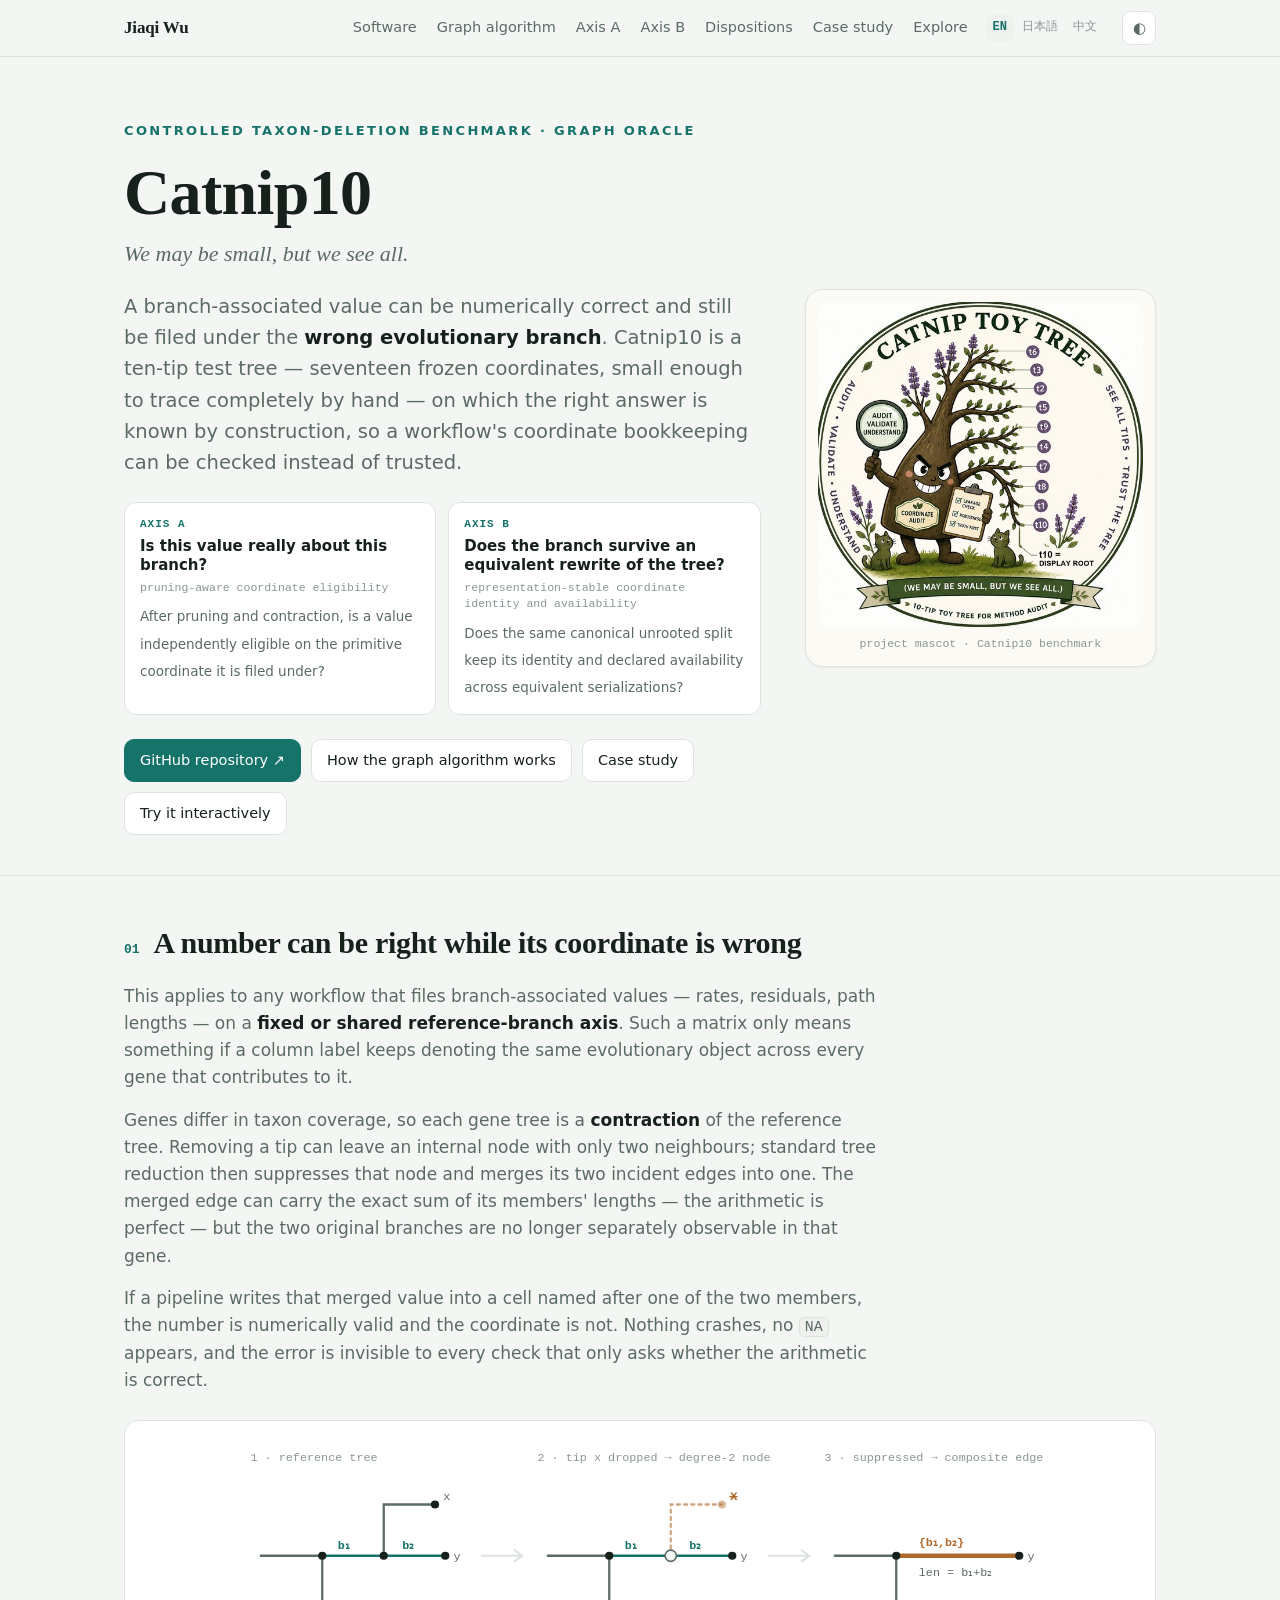
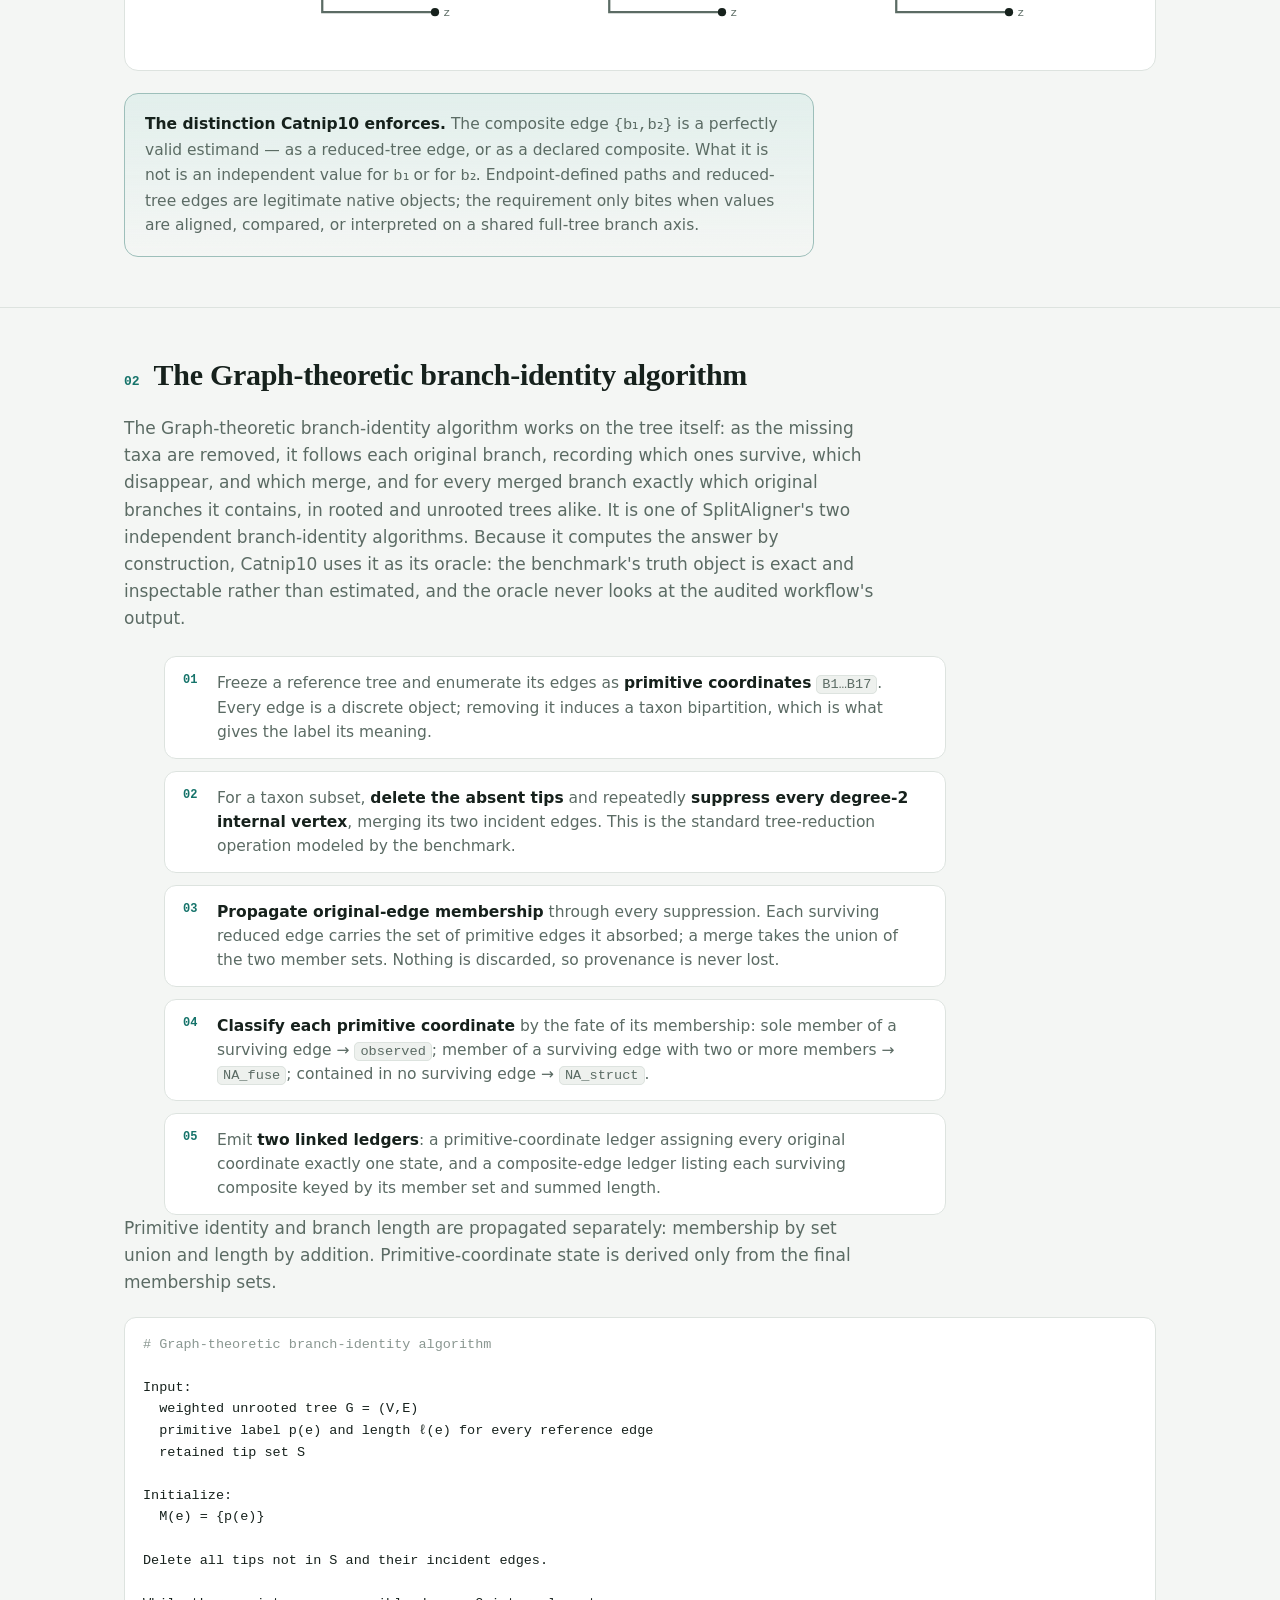
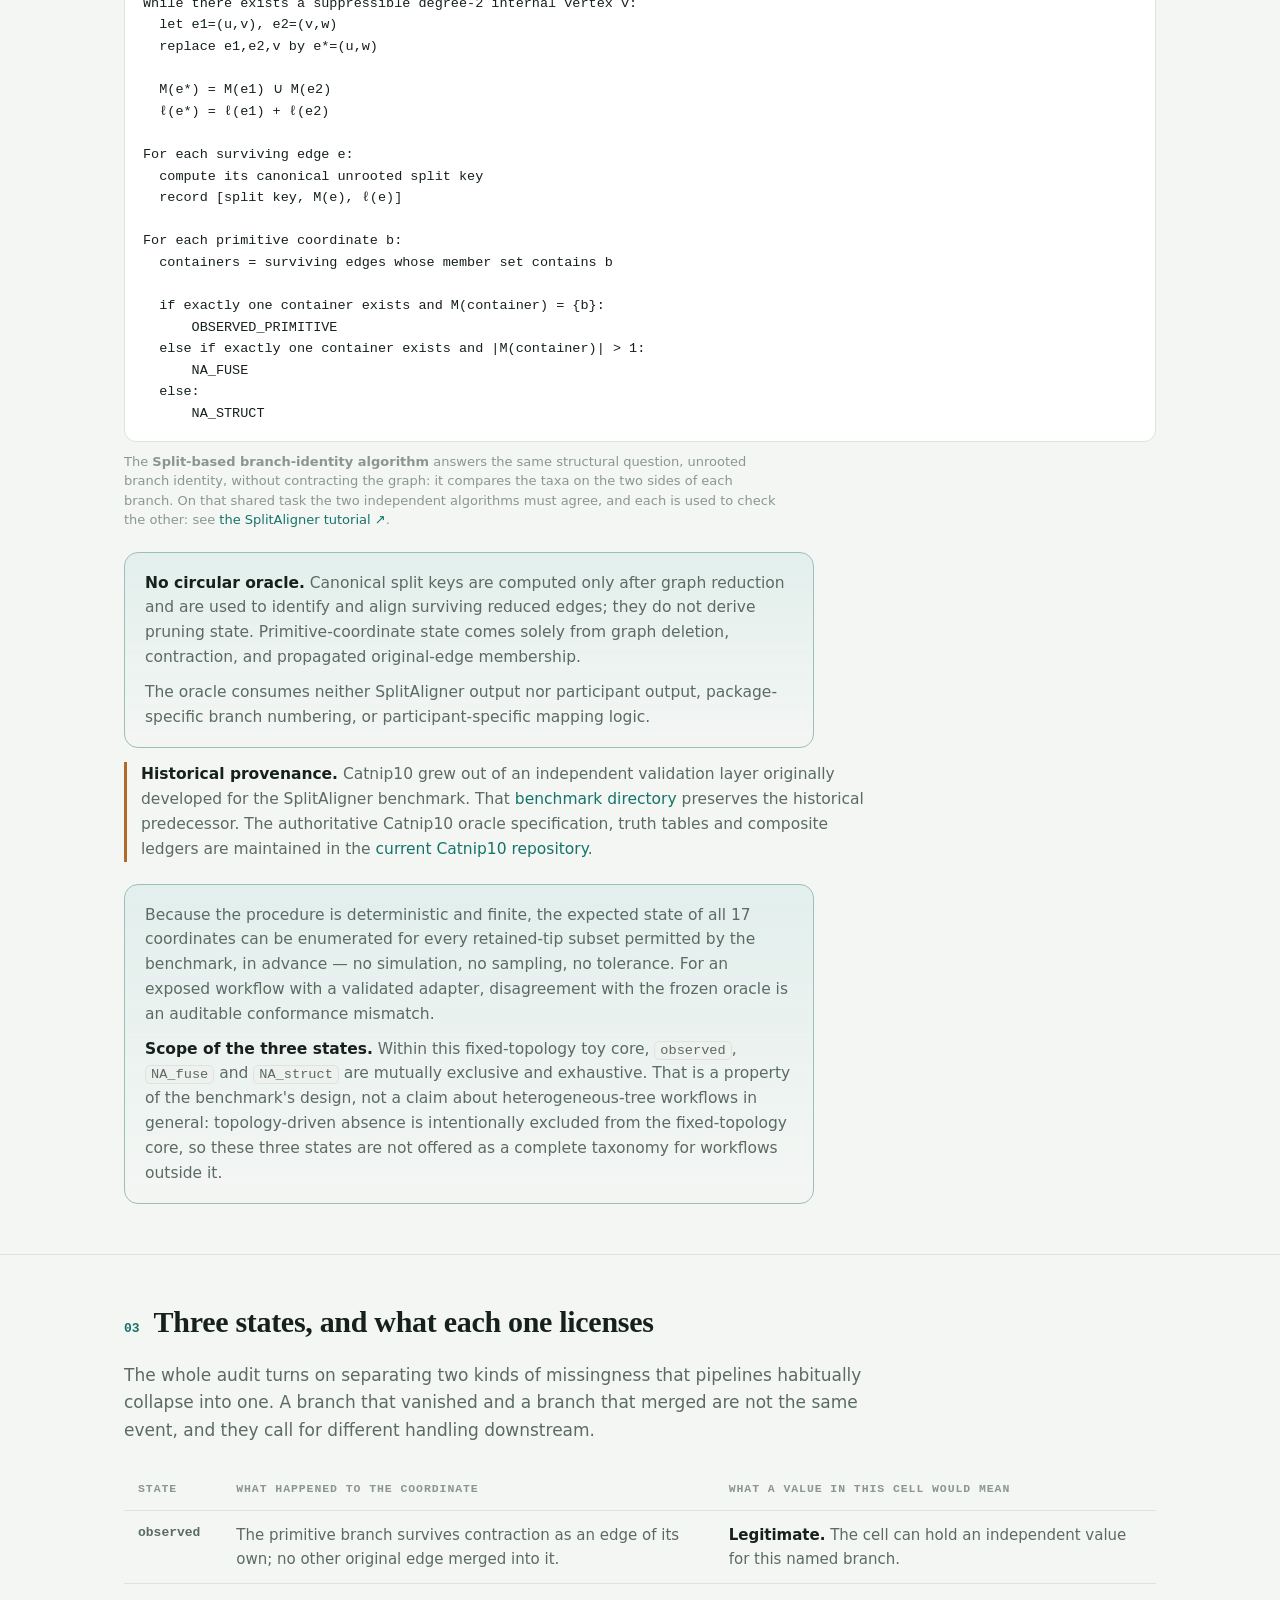
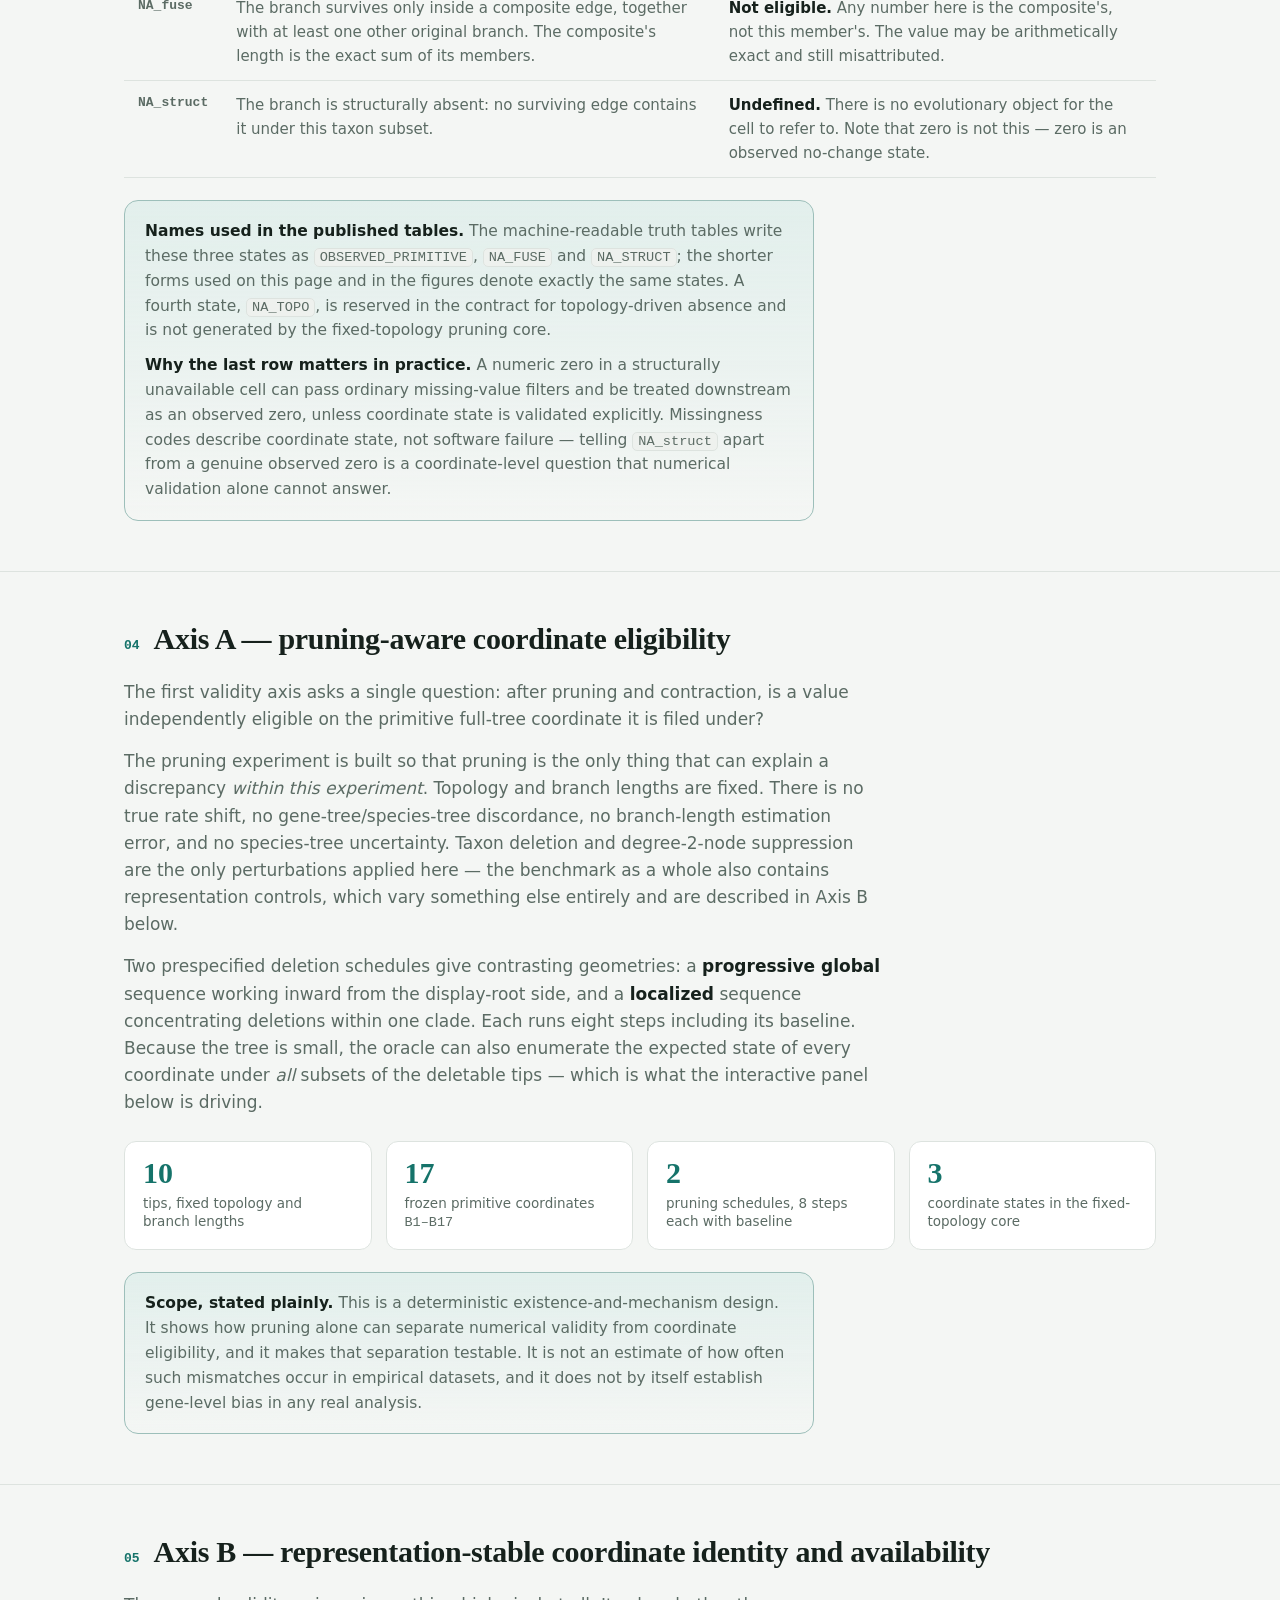
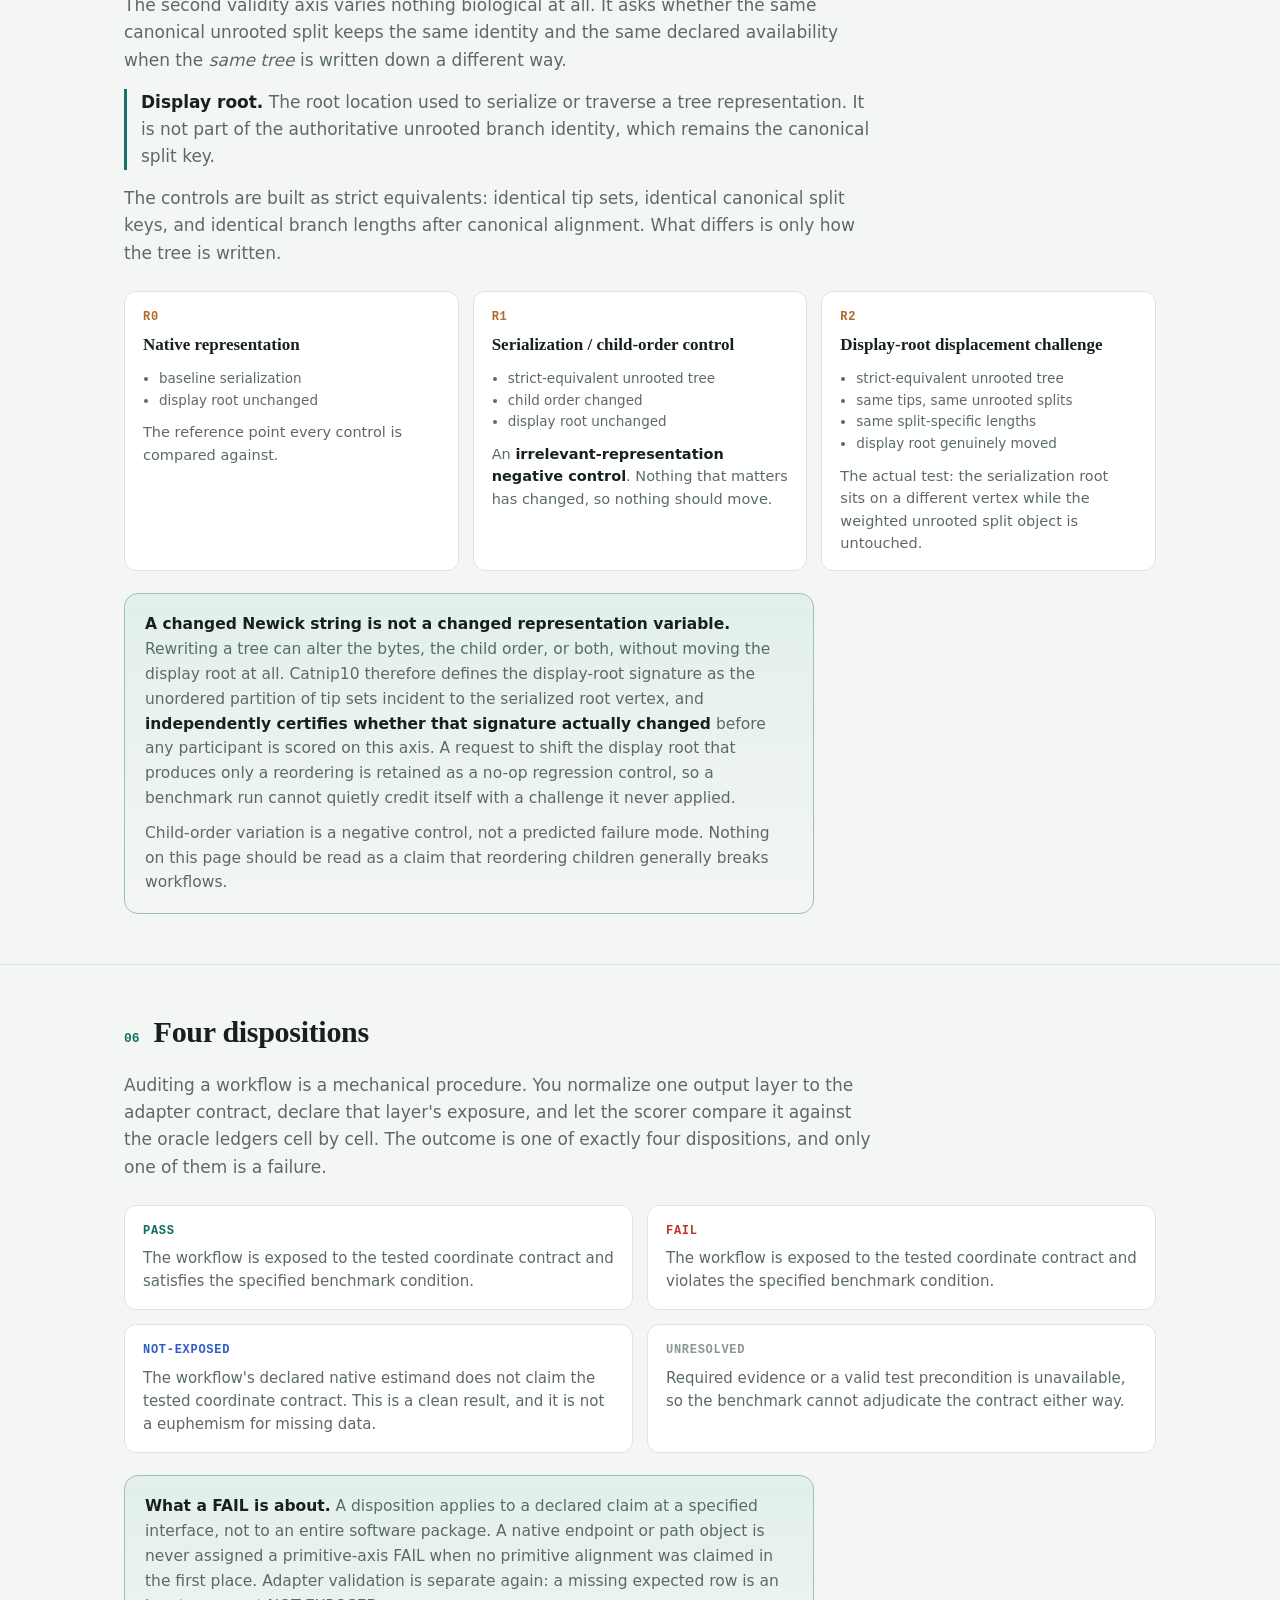
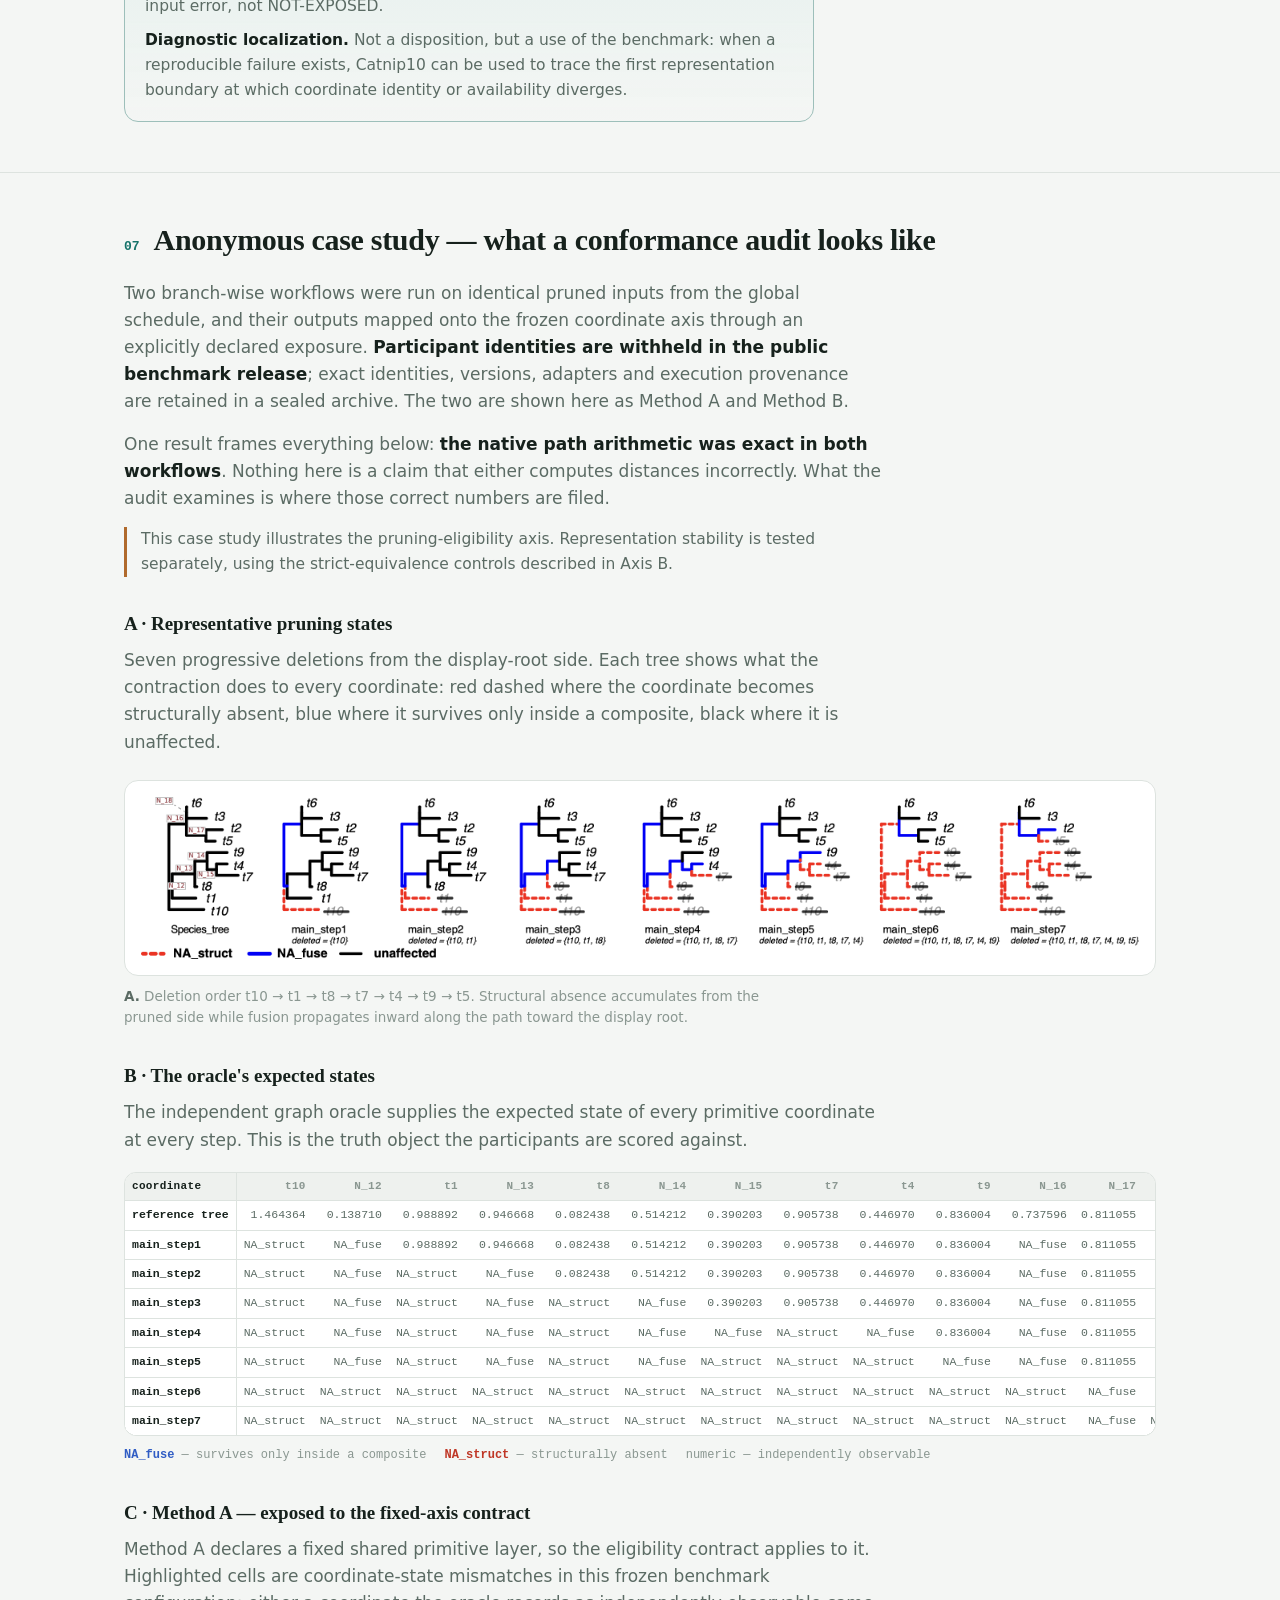
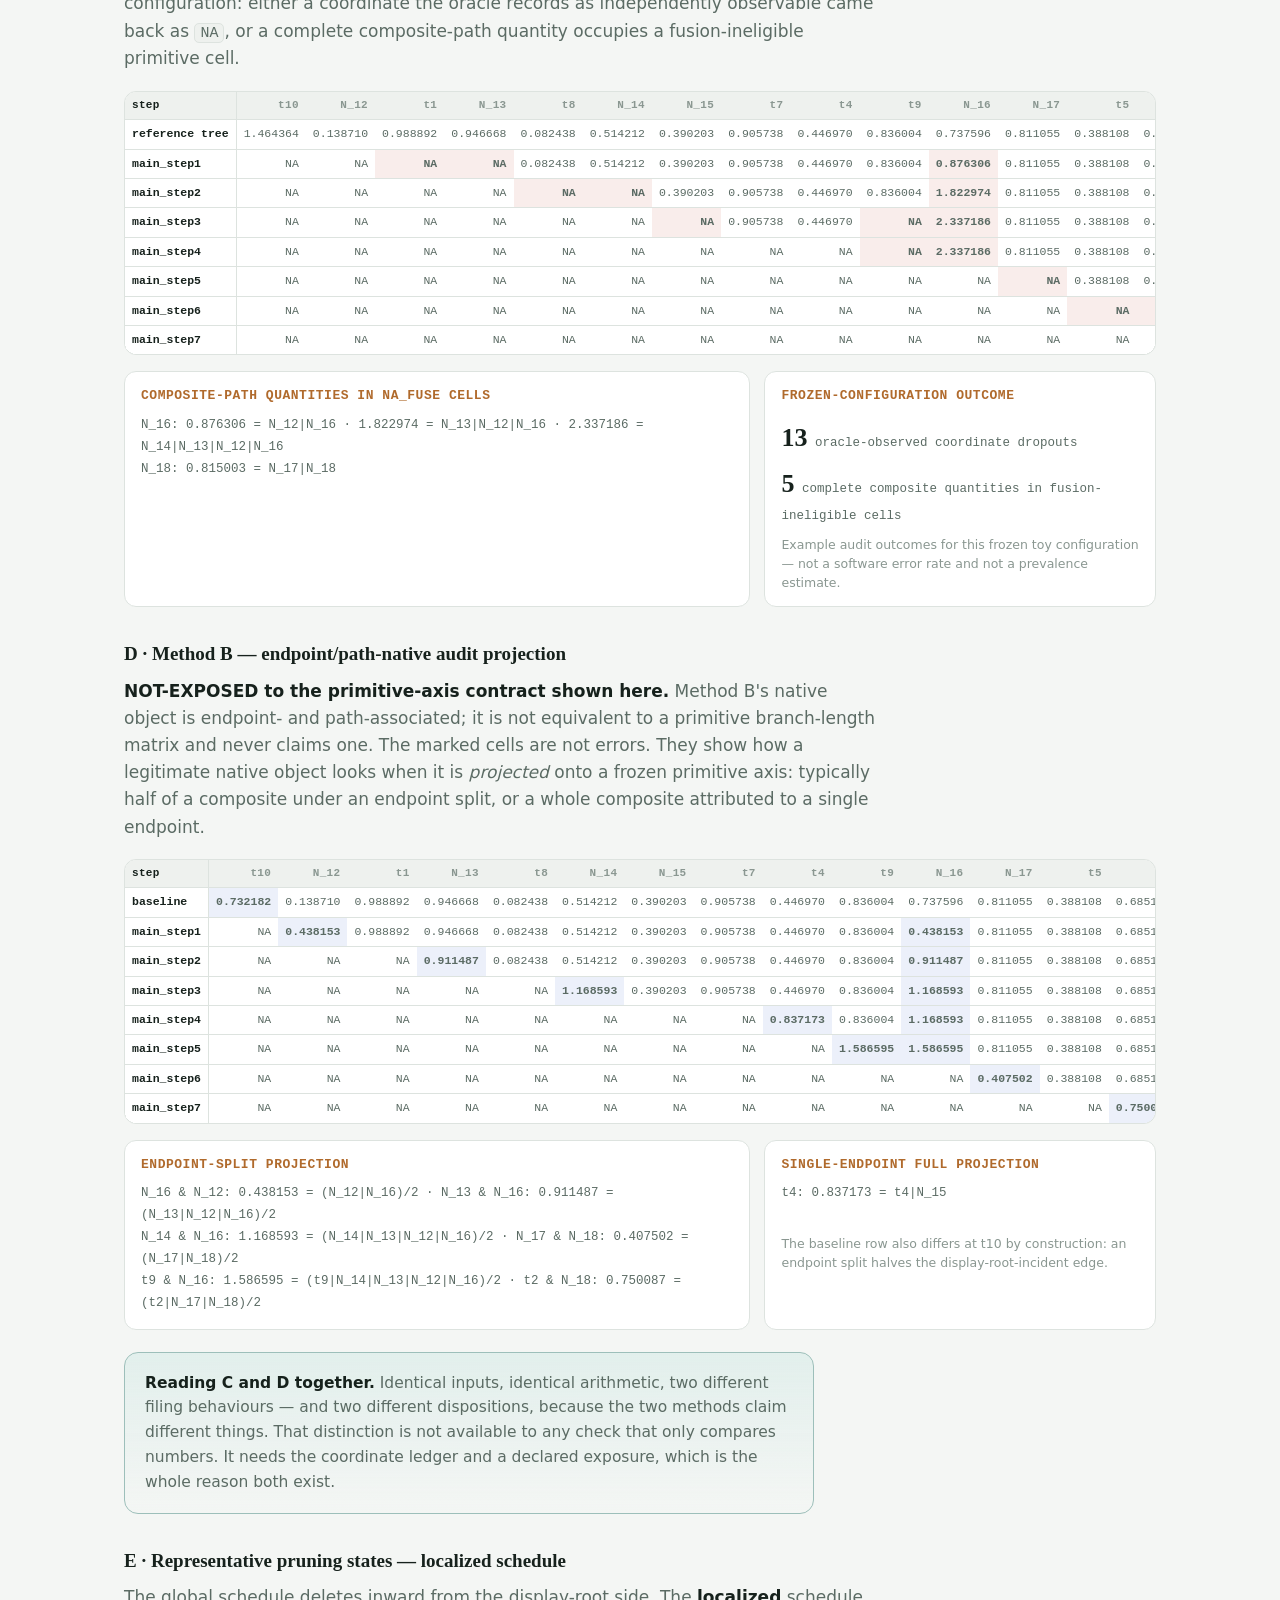
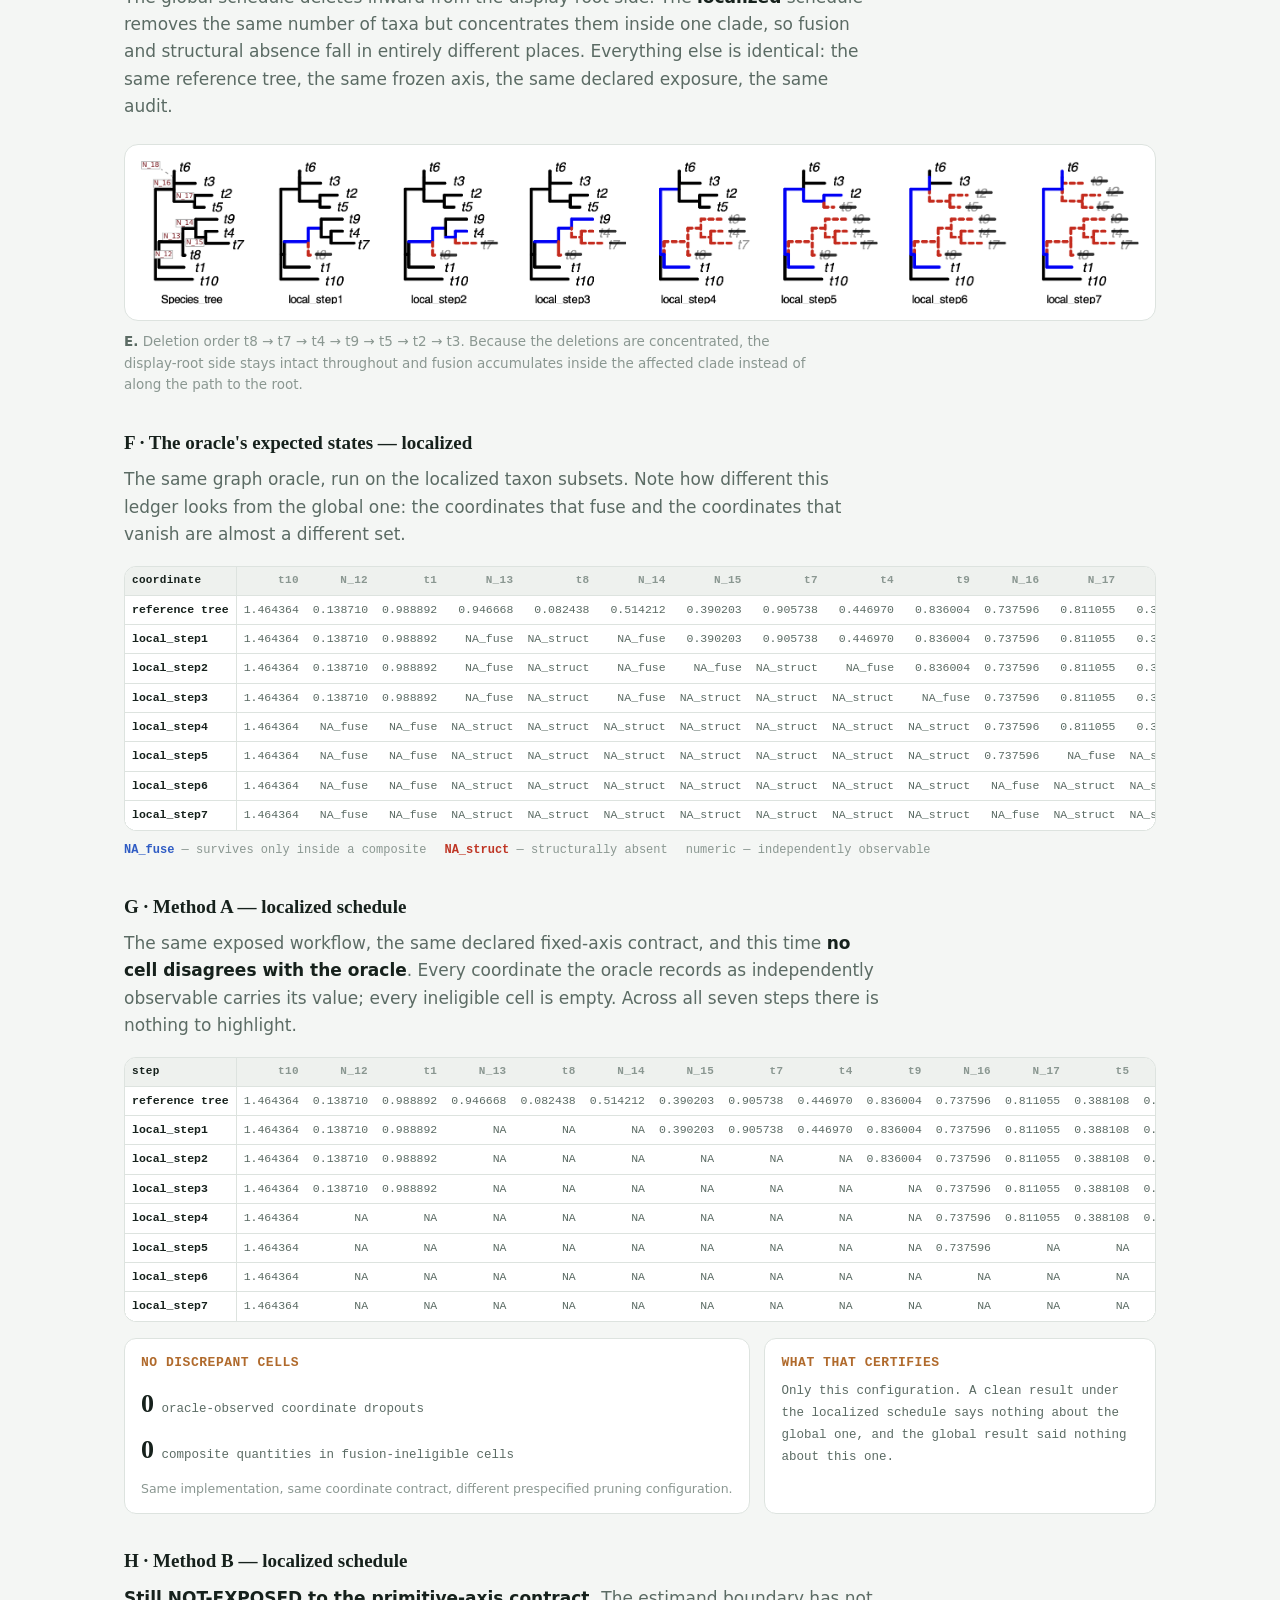
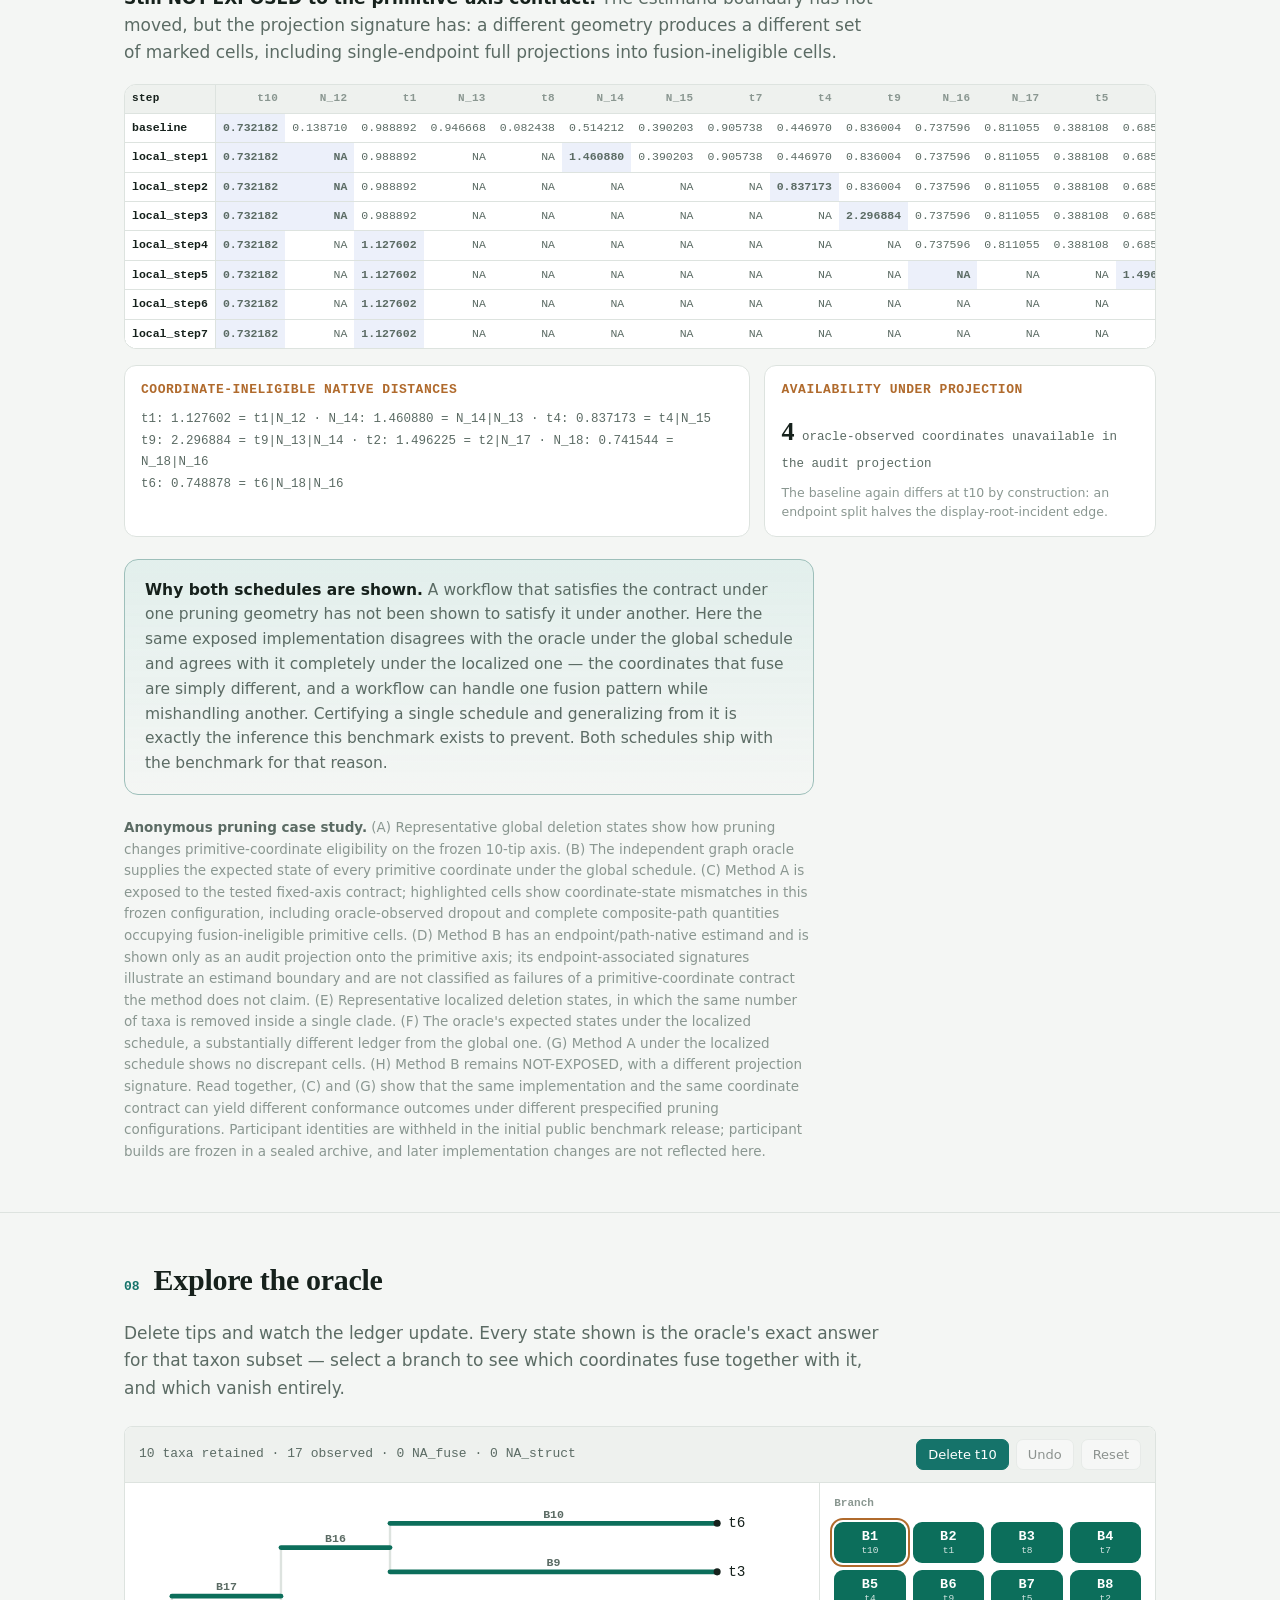
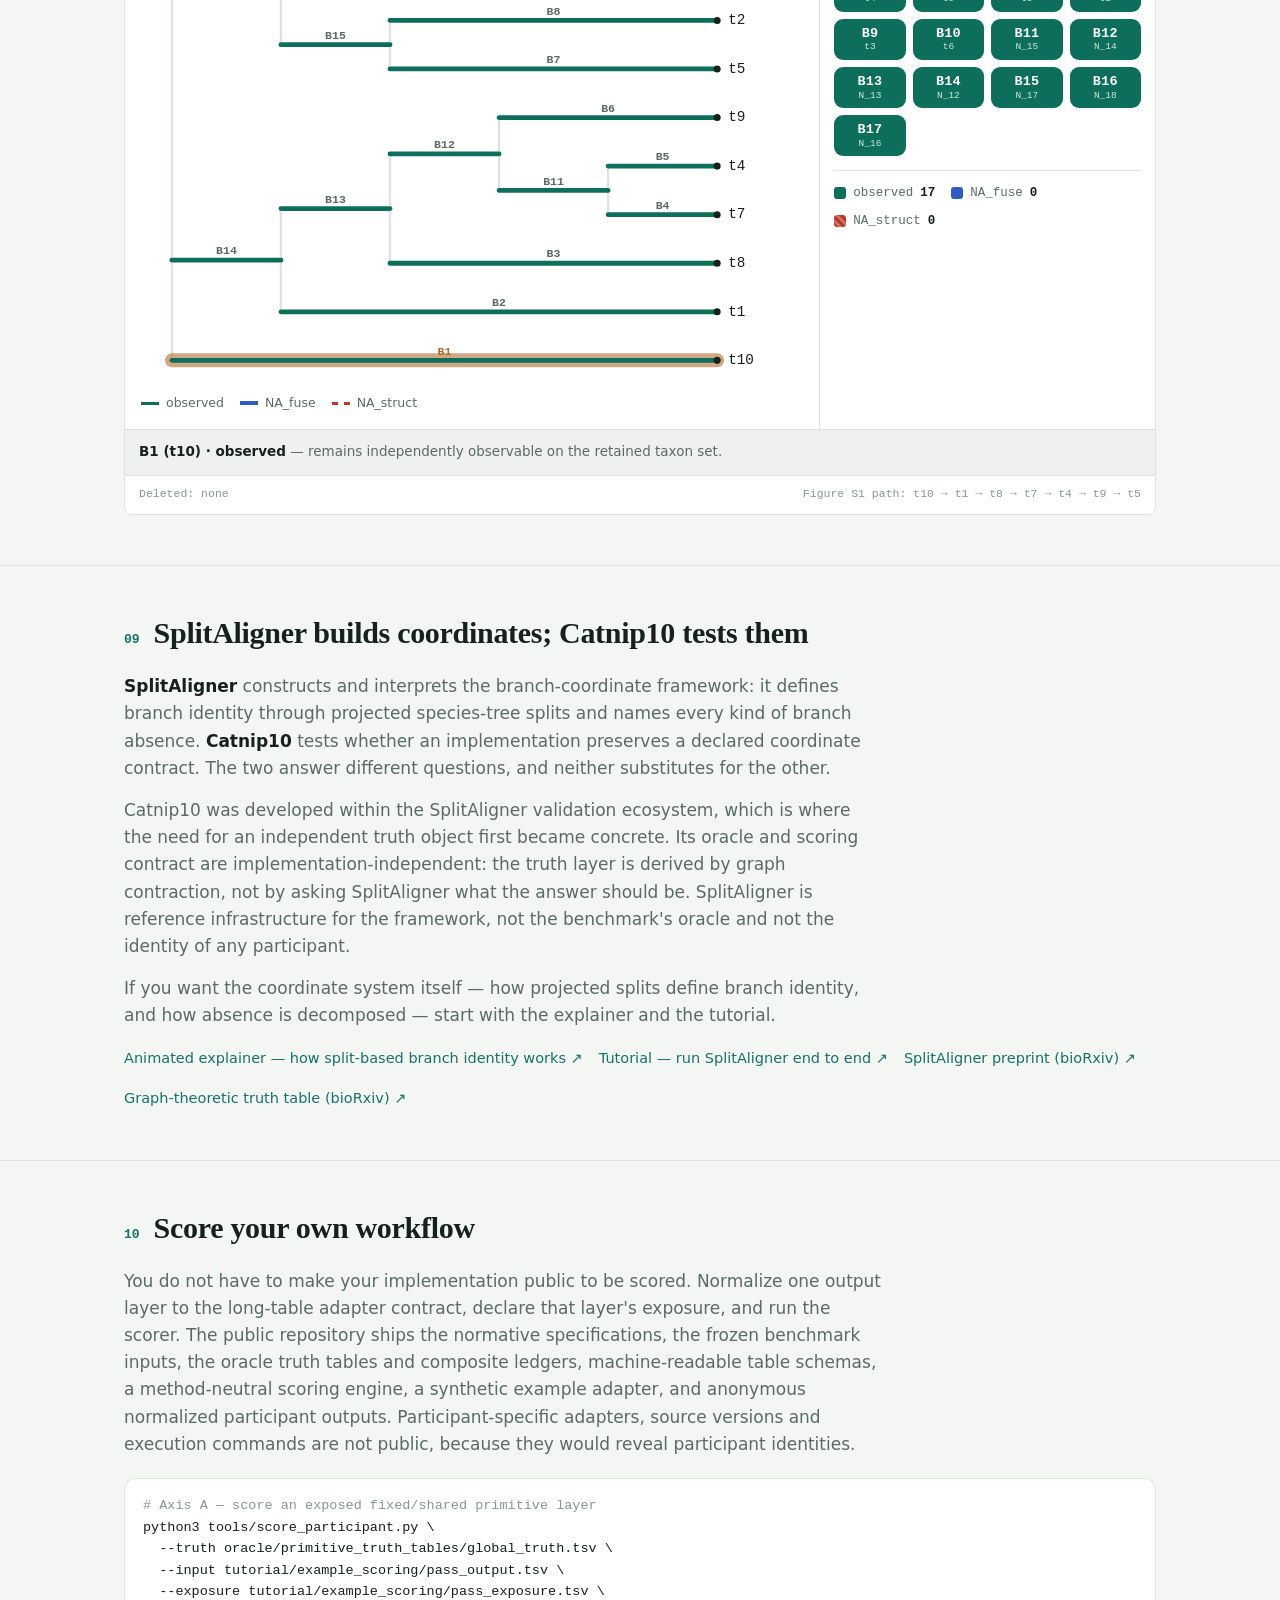
<file: catnip10/index.html>
<!doctype html>
<html lang="en">
<head>
<meta charset="utf-8">
<meta name="viewport" content="width=device-width, initial-scale=1">
<link rel="icon" type="image/svg+xml" href="data:image/svg+xml,%3Csvg xmlns='http://www.w3.org/2000/svg' viewBox='0 0 32 32'%3E%3Crect width='32' height='32' rx='7' fill='%2315736a'/%3E%3Cpath d='M5 16h6M11 9v14M11 9h8M11 23h8M19 6v6M19 6h6M19 12h6M19 20v6M19 20h6M19 26h6' fill='none' stroke='%23fff' stroke-width='2.2' stroke-linecap='round'/%3E%3C/svg%3E">
<title>Catnip10: a controlled taxon-deletion benchmark</title>
<meta name="description" content="Catnip10 is a deterministic 10-tip conformance benchmark for branch-wise workflows that use a fixed or shared reference-branch axis. It tests pruning-aware coordinate eligibility and representation-stable coordinate identity and availability against an independent graph-contraction oracle.">
<link rel="stylesheet" href="../splitaligner/catnip10_game.css">
<script src="../splitaligner/catnip10_game_data.js" defer></script>
<script src="../splitaligner/catnip10_game.js" defer></script>
<style>
  :root{
    --paper:#f4f6f4; --surface:#ffffff; --surface2:#eef1ee; --line:#dde3df;
    --ink:#16211c; --muted:#5b6b64; --faint:#8a9791;
    --accent:#15736a;
    --accent-2:#b06a2c;
    --accent-soft:#e2efec;
    --serif:"Charter","Iowan Old Style","Palatino Linotype",Palatino,Georgia,"Times New Roman",serif;
    --sans:ui-sans-serif,system-ui,-apple-system,"Segoe UI",Roboto,Helvetica,Arial,sans-serif;
    --mono:ui-monospace,"SF Mono","JetBrains Mono",Menlo,Consolas,monospace;
    --maxw:1080px;
  }
  @media (prefers-color-scheme:dark){
    :root{
      --paper:#0f1613; --surface:#151d19; --surface2:#1b241f; --line:#2a352f;
      --ink:#e7efea; --muted:#a2b1aa; --faint:#75847d;
      --accent:#4bb7a8; --accent-2:#d8974f; --accent-soft:#17302b;
    }
  }
  :root[data-theme="dark"]{
    --paper:#0f1613; --surface:#151d19; --surface2:#1b241f; --line:#2a352f;
    --ink:#e7efea; --muted:#a2b1aa; --faint:#75847d;
    --accent:#4bb7a8; --accent-2:#d8974f; --accent-soft:#17302b;
  }
  :root[data-theme="light"]{
    --paper:#f4f6f4; --surface:#ffffff; --surface2:#eef1ee; --line:#dde3df;
    --ink:#16211c; --muted:#5b6b64; --faint:#8a9791;
    --accent:#15736a; --accent-2:#b06a2c; --accent-soft:#e2efec;
  }

  *{box-sizing:border-box}
  html{scroll-behavior:smooth}
  @media (prefers-reduced-motion:reduce){ html{scroll-behavior:auto} }
  body{margin:0; background:var(--paper); color:var(--ink); font-family:var(--sans);
    line-height:1.6; -webkit-font-smoothing:antialiased; font-size:17px}
  h1,h2,h3{font-family:var(--serif); font-weight:600; line-height:1.15; letter-spacing:-.01em}
  a{color:var(--accent); text-decoration:none}
  a:hover{text-decoration:underline}
  .wrap{max-width:var(--maxw); margin:0 auto; padding:0 24px}
  .mono{font-family:var(--mono)}
  code{font-family:var(--mono); font-size:.88em; background:var(--surface2); border:1px solid var(--line);
    border-radius:5px; padding:1px 5px}

  /* Nav — same idiom as the rest of the site */
  header.nav{position:sticky; top:0; z-index:50; backdrop-filter:saturate(1.4) blur(8px);
    background:color-mix(in srgb,var(--paper) 86%, transparent); border-bottom:1px solid var(--line)}
  .nav-inner{max-width:var(--maxw); margin:0 auto; padding:11px 24px; display:flex; align-items:center; gap:18px}
  .nav-name{font-family:var(--serif); font-weight:600; font-size:17px; letter-spacing:-.01em; margin-right:auto}
  .nav-name a{color:var(--ink)}
  .nav-links{display:flex; gap:20px; align-items:center}
  .nav-links a{color:var(--muted); font-size:14.5px}
  .nav-links a:hover{color:var(--accent); text-decoration:none}
  .lang-switch{display:flex; gap:1px; align-items:center; font-family:var(--mono); font-size:12px}
  .lang-switch a{color:var(--faint); padding:3px 7px; border-radius:6px; text-decoration:none}
  .lang-switch a:hover{color:var(--accent)}
  .lang-switch a.cur{color:var(--accent); background:var(--surface2); font-weight:700}
  .theme-btn{border:1px solid var(--line); background:var(--surface); color:var(--muted); border-radius:8px;
    width:34px; height:34px; cursor:pointer; font-size:15px; display:grid; place-items:center}
  .theme-btn:hover{color:var(--accent); border-color:var(--accent)}
  @media (max-width:820px){ .nav-links{display:none} }

  /* Hero */
  .hero{padding:64px 0 40px}
  .hero-grid{display:grid; grid-template-columns:1.45fr .8fr; gap:44px; align-items:center}
  @media (max-width:860px){ .hero-grid{grid-template-columns:1fr; gap:28px} }
  .eyebrow{font-size:13px; text-transform:uppercase; letter-spacing:.18em; color:var(--accent); font-weight:700}
  .hero h1{font-size:clamp(40px,6.4vw,64px); margin:.22em 0 .1em}
  .hero .tag{font-family:var(--serif); font-size:clamp(18px,2.2vw,22px); color:var(--muted); font-style:italic}
  .lead{font-size:clamp(17px,1.7vw,19.5px); color:var(--muted); max-width:62ch; margin:20px 0 24px}
  .lead em{color:var(--ink); font-style:normal; font-weight:600}
  .btns{display:flex; flex-wrap:wrap; gap:10px}
  .btn{display:inline-flex; align-items:center; gap:7px; border:1px solid var(--line); background:var(--surface);
    color:var(--ink); padding:9px 15px; border-radius:10px; font-size:14.5px; font-weight:500}
  .btn:hover{border-color:var(--accent); color:var(--accent); text-decoration:none}
  .btn.primary{background:var(--accent); border-color:var(--accent); color:#fff}
  .btn.primary:hover{background:color-mix(in srgb,var(--accent) 88%, #000); color:#fff}
  .badge-card{background:#fbfaf4; border:1px solid var(--line); border-radius:18px; padding:12px;
    box-shadow:0 1px 3px rgba(0,0,0,.06)}
  .badge-card img{display:block; width:100%; height:auto; border-radius:10px}
  .badge-cap{font-family:var(--mono); font-size:11.5px; color:var(--faint); text-align:center; margin-top:8px}

  /* Sections */
  section.block{padding:50px 0; border-top:1px solid var(--line)}
  .sec-head{display:flex; align-items:baseline; gap:14px; margin-bottom:22px}
  .sec-head h2{font-size:clamp(23px,3.1vw,30px); margin:0}
  .sec-head .sec-num{font-family:var(--mono); font-size:13px; color:var(--accent); font-weight:700}
  .prose{max-width:70ch; color:var(--muted); font-size:17px}
  .prose strong{color:var(--ink)}
  .prose p{margin:0 0 15px}
  .prose p:last-child{margin-bottom:0}

  /* Callout */
  .note{background:linear-gradient(180deg,var(--accent-soft),transparent);
    border:1px solid color-mix(in srgb,var(--accent) 32%,var(--line)); border-radius:14px;
    padding:18px 20px; margin:22px 0 0; color:var(--muted); font-size:15.5px; max-width:70ch}
  .note strong{color:var(--ink)}
  .note p{margin:0 0 10px} .note p:last-child{margin:0}

  /* Contraction diagram */
  .diagram{margin:26px 0 0; background:var(--surface); border:1px solid var(--line);
    border-radius:14px; padding:22px; overflow-x:auto}
  .diagram svg{display:block; width:100%; min-width:560px; max-width:820px; margin:0 auto; height:auto}
  .dg-edge{fill:none; stroke:var(--muted); stroke-width:2.2; stroke-linecap:round}
  .dg-edge.hot{stroke:var(--accent)}
  .dg-edge.gone{stroke:var(--accent-2); stroke-dasharray:3 4; opacity:.6}
  .dg-edge.fused{stroke:var(--accent-2); stroke-width:4.4}
  .dg-dot{fill:var(--ink)}
  .dg-dot.open{fill:var(--paper); stroke:var(--muted); stroke-width:1.6}
  .dg-dot.gone{fill:var(--accent-2); opacity:.45}
  .dg-t{font-family:var(--mono); font-size:11.5px; fill:var(--muted)}
  .dg-t.lbl{fill:var(--ink); font-weight:700}
  .dg-t.hot{fill:var(--accent); font-weight:700}
  .dg-t.warm{fill:var(--accent-2); font-weight:700}
  .dg-cap{font-family:var(--mono); font-size:11.5px; fill:var(--faint)}
  .dg-arrow{fill:none; stroke:var(--line); stroke-width:2}

  /* Algorithm steps */
  .algo{counter-reset:step; margin:24px 0 0; display:grid; gap:12px; max-width:76ch}
  .algo li{list-style:none; counter-increment:step; position:relative; padding:14px 18px 14px 52px;
    background:var(--surface); border:1px solid var(--line); border-radius:12px;
    color:var(--muted); font-size:15.5px; line-height:1.55}
  .algo li::before{content:counter(step,decimal-leading-zero); position:absolute; left:18px; top:14px;
    font-family:var(--mono); font-size:12px; font-weight:700; color:var(--accent)}
  .algo li strong{color:var(--ink)}

  /* State table */
  .tbl-scroll{overflow-x:auto; margin:24px 0 0}
  table.states{border-collapse:collapse; width:100%; min-width:620px; font-size:15px}
  table.states th,table.states td{text-align:left; padding:12px 14px; border-bottom:1px solid var(--line);
    vertical-align:top; color:var(--muted)}
  table.states thead th{font-family:var(--mono); font-size:11.5px; text-transform:uppercase;
    letter-spacing:.08em; color:var(--faint); font-weight:700; border-bottom:1px solid var(--line)}
  table.states td.st{white-space:nowrap; font-family:var(--mono); font-size:13px; font-weight:700}
  .sw-obs{color:#0c6e5b} .sw-fus{color:#2f5cc4} .sw-str{color:#bf3625}
  @media (prefers-color-scheme:dark){ .sw-obs{color:#3cc0a6} .sw-fus{color:#8ab4f2} .sw-str{color:#f28a8a} }
  :root[data-theme="dark"] .sw-obs{color:#3cc0a6}
  :root[data-theme="dark"] .sw-fus{color:#8ab4f2}
  :root[data-theme="dark"] .sw-str{color:#f28a8a}
  :root[data-theme="light"] .sw-obs{color:#0c6e5b}
  :root[data-theme="light"] .sw-fus{color:#2f5cc4}
  :root[data-theme="light"] .sw-str{color:#bf3625}
  table.states td strong{color:var(--ink)}

  /* Spec grid */
  .spec{display:grid; grid-template-columns:repeat(4,1fr); gap:14px; margin:24px 0 0}
  @media (max-width:820px){ .spec{grid-template-columns:repeat(2,1fr)} }
  .spec > div{background:var(--surface); border:1px solid var(--line); border-radius:12px; padding:16px 18px}
  .spec .n{font-family:var(--serif); font-size:30px; font-weight:600; color:var(--accent); line-height:1}
  .spec .k{font-size:13.5px; color:var(--muted); margin-top:6px; line-height:1.4}

  /* Verdict cards */
  .verdicts{display:grid; grid-template-columns:repeat(2,1fr); gap:14px; margin:24px 0 0}
  @media (max-width:720px){ .verdicts{grid-template-columns:1fr} }
  .vd{background:var(--surface); border:1px solid var(--line); border-radius:12px; padding:16px 18px}
  .vd h4{margin:0 0 6px; font-family:var(--mono); font-size:12px; letter-spacing:.06em; text-transform:uppercase;
    color:var(--accent); font-weight:700}
  .vd p{margin:0; color:var(--muted); font-size:15px; line-height:1.55}

  /* Code block */
  pre{background:var(--surface); border:1px solid var(--line); border-radius:12px; padding:16px 18px;
    overflow-x:auto; font-family:var(--mono); font-size:13.5px; line-height:1.6; color:var(--ink); margin:20px 0 0}
  pre code{background:none; border:none; padding:0; font-size:inherit}
  .cm{color:var(--faint)}

  /* Link rows */
  .linkrow{display:flex; gap:16px; flex-wrap:wrap; font-size:14.5px; margin-top:18px}

  footer{border-top:1px solid var(--line); padding:26px 0 40px; color:var(--faint); font-size:13.5px}
  footer .wrap{display:flex; flex-wrap:wrap; gap:10px 20px; justify-content:space-between}


  /* Audit result tables */
  .figcard{background:#ffffff; border:1px solid var(--line); border-radius:14px; padding:16px;
    overflow-x:auto; margin:24px 0 8px}
  .figcard img{display:block; min-width:900px; width:100%; height:auto}
  figcaption.cap{color:var(--faint); font-size:13.5px; margin-top:10px; max-width:80ch}
  figcaption.cap b{color:var(--muted); font-weight:600}
  .axis-wrap{overflow-x:auto; margin:18px 0 0; border:1px solid var(--line); border-radius:12px; background:var(--surface)}
  table.axis{border-collapse:collapse; font-family:var(--mono); font-size:11.5px; width:100%; min-width:1000px}
  table.axis th,table.axis td{padding:5px 7px; text-align:right; white-space:nowrap;
    border-bottom:1px solid var(--line); color:var(--muted); font-variant-numeric:tabular-nums}
  table.axis thead th{position:sticky; top:0; background:var(--surface2); color:var(--faint);
    font-weight:700; font-size:11px; letter-spacing:.03em}
  table.axis th.rl,table.axis td.rl{text-align:left; position:sticky; left:0; background:var(--surface);
    color:var(--ink); font-weight:700; border-right:1px solid var(--line)}
  table.axis thead th.rl{background:var(--surface2)}
  table.axis tbody tr:last-child td{border-bottom:none}
  td.o-obs{color:var(--muted)}
  td.o-fuse{color:#2f5cc4}
  td.o-struct{color:#bf3625}
  td.mk-bad{color:#bf3625; font-weight:700; background:color-mix(in srgb,#bf3625 9%,transparent)}
  td.mk-proj{color:#2f5cc4; font-weight:700; background:color-mix(in srgb,#2f5cc4 9%,transparent)}
  @media (prefers-color-scheme:dark){ td.mk-proj{color:#8ab4f2; background:color-mix(in srgb,#8ab4f2 12%,transparent)} }
  :root[data-theme="dark"] td.mk-proj{color:#8ab4f2; background:color-mix(in srgb,#8ab4f2 12%,transparent)}
  :root[data-theme="light"] td.mk-proj{color:#2f5cc4; background:color-mix(in srgb,#2f5cc4 9%,transparent)}
  @media (prefers-color-scheme:dark){
    td.o-fuse{color:#8ab4f2} td.o-struct{color:#f28a8a}
    td.mk-bad{color:#f28a8a; background:color-mix(in srgb,#f28a8a 12%,transparent)}
    .figcard{background:#f7f7f2}
  }
  :root[data-theme="dark"] td.o-fuse{color:#8ab4f2}
  :root[data-theme="dark"] td.o-struct{color:#f28a8a}
  :root[data-theme="dark"] td.mk-bad{color:#f28a8a; background:color-mix(in srgb,#f28a8a 12%,transparent)}
  :root[data-theme="dark"] .figcard{background:#f7f7f2}
  :root[data-theme="light"] td.o-fuse{color:#2f5cc4}
  :root[data-theme="light"] td.o-struct{color:#bf3625}
  :root[data-theme="light"] td.mk-bad{color:#bf3625; background:color-mix(in srgb,#bf3625 9%,transparent)}
  :root[data-theme="light"] .figcard{background:#ffffff}
  .tkey{display:flex; gap:18px; flex-wrap:wrap; margin-top:10px; font-family:var(--mono); font-size:12px; color:var(--faint)}
  .tkey i{font-style:normal; font-weight:700}
  .callouts{display:grid; grid-template-columns:1.6fr 1fr; gap:14px; margin-top:16px}
  @media (max-width:820px){ .callouts{grid-template-columns:1fr} }
  .co{background:var(--surface); border:1px solid var(--line); border-radius:12px; padding:14px 16px}
  .co h4{margin:0 0 8px; font-size:13px; font-family:var(--mono); letter-spacing:.04em; color:var(--accent-2);
    text-transform:uppercase; font-weight:700}
  .co p{margin:0; font-family:var(--mono); font-size:12.5px; line-height:1.75; color:var(--muted); word-break:break-word}
  .co .big{font-family:var(--serif); font-size:26px; font-weight:600; color:var(--ink)}
  .subh{font-family:var(--serif); font-size:19px; font-weight:600; color:var(--ink); margin:32px 0 0}
  .subh + .prose{margin-top:8px}

  .catnip-game{margin-top:24px}
  /* Hero axis chips */
  .axes{display:grid; grid-template-columns:1fr 1fr; gap:12px; margin:22px 0 24px; max-width:62ch}
  @media (max-width:720px){ .axes{grid-template-columns:1fr} }
  .ax{background:var(--surface); border:1px solid var(--line); border-radius:12px; padding:13px 15px}
  .ax .axl{display:block; font-family:var(--mono); font-size:11px; font-weight:700; letter-spacing:.09em;
    text-transform:uppercase; color:var(--accent)}
  .ax b{display:block; color:var(--ink); font-size:15px; margin:3px 0 4px; line-height:1.3}
  .ax .axt{display:block; font-family:var(--mono); font-size:11.5px; color:var(--faint);
    margin:0 0 6px; line-height:1.45}
  .ax span:last-child{color:var(--muted); font-size:13.5px; line-height:1.5}

  /* Representation controls */
  .reps{display:grid; grid-template-columns:repeat(3,1fr); gap:14px; margin:24px 0 0}
  @media (max-width:860px){ .reps{grid-template-columns:1fr} }
  .rep{background:var(--surface); border:1px solid var(--line); border-radius:12px; padding:16px 18px}
  .rep .rid{font-family:var(--mono); font-size:12px; font-weight:700; color:var(--accent-2); letter-spacing:.06em}
  .rep h4{margin:4px 0 10px; font-family:var(--serif); font-size:17px; color:var(--ink); font-weight:600}
  .rep ul{margin:0 0 10px; padding-left:16px; color:var(--muted); font-size:13.5px; line-height:1.6}
  .rep li{margin:0}
  .rep p{margin:0; color:var(--muted); font-size:14.5px; line-height:1.55}
  .rep p strong{color:var(--ink)}
  .defn{border-left:3px solid var(--accent); padding-left:14px; margin:4px 0 15px !important}

  /* Dispositions */
  .vd.d-pass h4{color:#0c6e5b} .vd.d-fail h4{color:#bf3625}
  .vd.d-ne h4{color:#2f5cc4}   .vd.d-un h4{color:var(--faint)}
  @media (prefers-color-scheme:dark){
    .vd.d-pass h4{color:#3cc0a6} .vd.d-fail h4{color:#f28a8a} .vd.d-ne h4{color:#8ab4f2}
  }
  :root[data-theme="dark"] .vd.d-pass h4{color:#3cc0a6}
  :root[data-theme="dark"] .vd.d-fail h4{color:#f28a8a}
  :root[data-theme="dark"] .vd.d-ne h4{color:#8ab4f2}
  :root[data-theme="light"] .vd.d-pass h4{color:#0c6e5b}
  :root[data-theme="light"] .vd.d-fail h4{color:#bf3625}
  :root[data-theme="light"] .vd.d-ne h4{color:#2f5cc4}

  .axnote{border-left:3px solid var(--accent-2); padding-left:14px; font-size:15.5px}
  .fine{display:block; margin-top:8px; font-family:var(--sans); font-size:12.5px; color:var(--faint); line-height:1.5}

</style>
</head>
<body>

<header class="nav">
  <div class="nav-inner">
    <span class="nav-name"><a href="../index.html">Jiaqi Wu</a></span>
    <nav class="nav-links">
      <a href="../index.html#software">Software</a>
      <a href="#oracle">Graph algorithm</a>
      <a href="#axis-a">Axis A</a>
      <a href="#axis-b">Axis B</a>
      <a href="#dispositions">Dispositions</a>
      <a href="#case-study">Case study</a>
      <a href="#explore">Explore</a>
    </nav>
    <div class="lang-switch" aria-label="Language / 言語 / 语言"><a href="index.html" class="cur">EN</a><a href="index_ja.html">日本語</a><a href="index_zh.html">中文</a></div>
    <button class="theme-btn" id="themeBtn" title="Toggle light / dark" aria-label="Toggle colour theme">◐</button>
  </div>
</header>

<main>

<section class="hero">
  <div class="wrap hero-grid">
    <div>
      <div class="eyebrow">Controlled taxon-deletion benchmark · graph oracle</div>
      <h1>Catnip10</h1>
      <div class="tag">We may be small, but we see all.</div>
      <p class="lead">A branch-associated value can be numerically correct and still be filed under the <em>wrong evolutionary branch</em>. Catnip10 is a ten-tip test tree — seventeen frozen coordinates, small enough to trace completely by hand — on which the right answer is known by construction, so a workflow's coordinate bookkeeping can be checked instead of trusted.</p>
      <div class="axes">
        <div class="ax"><span class="axl">Axis A</span><b>Is this value really about this branch?</b><span class="axt">pruning-aware coordinate eligibility</span><span>After pruning and contraction, is a value independently eligible on the primitive coordinate it is filed under?</span></div>
        <div class="ax"><span class="axl">Axis B</span><b>Does the branch survive an equivalent rewrite of the tree?</b><span class="axt">representation-stable coordinate identity and availability</span><span>Does the same canonical unrooted split keep its identity and declared availability across equivalent serializations?</span></div>
      </div>
      <div class="btns">
        <a class="btn primary" href="https://github.com/wujiaqi06/Catnip10" target="_blank" rel="noopener">GitHub repository ↗</a>
        <a class="btn" href="#oracle">How the graph algorithm works</a>
        <a class="btn" href="#case-study">Case study</a>
        <a class="btn" href="#explore">Try it interactively</a>
      </div>
    </div>
    <figure class="badge-card" style="margin:0">
      <img src="catnip10_mascot.jpg" alt="The Catnip10 badge: a cartoon toy tree holding a magnifying glass and an audit clipboard, with ten labelled tips t1 to t10, and t10 annotated as DISPLAY ROOT. Project mascot, not an authoritative benchmark topology.">
      <figcaption class="badge-cap">project mascot · Catnip10 benchmark</figcaption>
    </figure>
  </div>
</section>

<!-- 01 THE PROBLEM -->
<section class="block" id="problem">
  <div class="wrap">
    <div class="sec-head"><span class="sec-num">01</span><h2>A number can be right while its coordinate is wrong</h2></div>
    <div class="prose">
      <p>This applies to any workflow that files branch-associated values — rates, residuals, path lengths — on a <strong>fixed or shared reference-branch axis</strong>. Such a matrix only means something if a column label keeps denoting the same evolutionary object across every gene that contributes to it.</p>
      <p>Genes differ in taxon coverage, so each gene tree is a <strong>contraction</strong> of the reference tree. Removing a tip can leave an internal node with only two neighbours; standard tree reduction then suppresses that node and merges its two incident edges into one. The merged edge can carry the exact sum of its members' lengths — the arithmetic is perfect — but the two original branches are no longer separately observable in that gene.</p>
      <p>If a pipeline writes that merged value into a cell named after one of the two members, the number is numerically valid and the coordinate is not. Nothing crashes, no <code>NA</code> appears, and the error is invisible to every check that only asks whether the arithmetic is correct.</p>
    </div>

    <div class="diagram">
      <svg viewBox="0 0 800 200" role="img" aria-label="Diagram: deleting a tip leaves a degree-two node; suppressing it fuses two primitive edges into one composite edge whose length is the sum.">
        <text class="dg-cap" x="20" y="18">1 · reference tree</text>
        <g>
          <path class="dg-edge" d="M30 110 H90"/>
          <path class="dg-edge hot" d="M90 110 H150"/>
          <path class="dg-edge" d="M150 110 L150 60 H200"/>
          <path class="dg-edge hot" d="M150 110 H210"/>
          <path class="dg-edge" d="M90 110 L90 165 H200"/>
          <circle class="dg-dot" cx="90" cy="110" r="4"/>
          <circle class="dg-dot" cx="150" cy="110" r="4"/>
          <circle class="dg-dot" cx="200" cy="60" r="4"/>
          <circle class="dg-dot" cx="210" cy="110" r="4"/>
          <circle class="dg-dot" cx="200" cy="165" r="4"/>
          <text class="dg-t hot" x="105" y="103">b₁</text>
          <text class="dg-t hot" x="168" y="103">b₂</text>
          <text class="dg-t" x="208" y="56">x</text>
          <text class="dg-t" x="218" y="114">y</text>
          <text class="dg-t" x="208" y="169">z</text>
        </g>
        <path class="dg-arrow" d="M245 110 H285"/>
        <path class="dg-arrow" d="M277 104 L285 110 L277 116"/>
        <text class="dg-cap" x="300" y="18">2 · tip x dropped → degree-2 node</text>
        <g transform="translate(280,0)">
          <path class="dg-edge" d="M30 110 H90"/>
          <path class="dg-edge hot" d="M90 110 H150"/>
          <path class="dg-edge gone" d="M150 110 L150 60 H200"/>
          <path class="dg-edge hot" d="M150 110 H210"/>
          <path class="dg-edge" d="M90 110 L90 165 H200"/>
          <circle class="dg-dot" cx="90" cy="110" r="4"/>
          <circle class="dg-dot open" cx="150" cy="110" r="5.5"/>
          <circle class="dg-dot gone" cx="200" cy="60" r="4"/>
          <circle class="dg-dot" cx="210" cy="110" r="4"/>
          <circle class="dg-dot" cx="200" cy="165" r="4"/>
          <text class="dg-t hot" x="105" y="103">b₁</text>
          <text class="dg-t hot" x="168" y="103">b₂</text>
          <text class="dg-t warm" x="208" y="56">x̶</text>
          <text class="dg-t" x="218" y="114">y</text>
          <text class="dg-t" x="208" y="169">z</text>
        </g>
        <path class="dg-arrow" d="M525 110 H565"/>
        <path class="dg-arrow" d="M557 104 L565 110 L557 116"/>
        <text class="dg-cap" x="580" y="18">3 · suppressed → composite edge</text>
        <g transform="translate(560,0)">
          <path class="dg-edge" d="M30 110 H90"/>
          <path class="dg-edge fused" d="M90 110 H210"/>
          <path class="dg-edge" d="M90 110 L90 165 H200"/>
          <circle class="dg-dot" cx="90" cy="110" r="4"/>
          <circle class="dg-dot" cx="210" cy="110" r="4"/>
          <circle class="dg-dot" cx="200" cy="165" r="4"/>
          <text class="dg-t warm" x="112" y="100">{b₁,b₂}</text>
          <text class="dg-t" x="112" y="130">len = b₁+b₂</text>
          <text class="dg-t" x="218" y="114">y</text>
          <text class="dg-t" x="208" y="169">z</text>
        </g>
      </svg>
    </div>

    <div class="note">
      <p><strong>The distinction Catnip10 enforces.</strong> The composite edge <span class="mono">{b₁,b₂}</span> is a perfectly valid estimand — as a reduced-tree edge, or as a declared composite. What it is not is an independent value for <span class="mono">b₁</span> or for <span class="mono">b₂</span>. Endpoint-defined paths and reduced-tree edges are legitimate native objects; the requirement only bites when values are aligned, compared, or interpreted on a shared full-tree branch axis.</p>
    </div>
  </div>
</section>

<!-- 02 THE ORACLE -->
<section class="block" id="oracle">
  <div class="wrap">
    <div class="sec-head"><span class="sec-num">02</span><h2>The Graph-theoretic branch-identity algorithm</h2></div>
    <div class="prose">
      <p>The Graph-theoretic branch-identity algorithm works on the tree itself: as the missing taxa are removed, it follows each original branch, recording which ones survive, which disappear, and which merge, and for every merged branch exactly which original branches it contains, in rooted and unrooted trees alike. It is one of SplitAligner's two independent branch-identity algorithms. Because it computes the answer by construction, Catnip10 uses it as its oracle: the benchmark's truth object is exact and inspectable rather than estimated, and the oracle never looks at the audited workflow's output.</p>
    </div>

    <ol class="algo">
      <li>Freeze a reference tree and enumerate its edges as <strong>primitive coordinates</strong> <code>B1…B17</code>. Every edge is a discrete object; removing it induces a taxon bipartition, which is what gives the label its meaning.</li>
      <li>For a taxon subset, <strong>delete the absent tips</strong> and repeatedly <strong>suppress every degree-2 internal vertex</strong>, merging its two incident edges. This is the standard tree-reduction operation modeled by the benchmark.</li>
      <li><strong>Propagate original-edge membership</strong> through every suppression. Each surviving reduced edge carries the set of primitive edges it absorbed; a merge takes the union of the two member sets. Nothing is discarded, so provenance is never lost.</li>
      <li><strong>Classify each primitive coordinate</strong> by the fate of its membership: sole member of a surviving edge → <code>observed</code>; member of a surviving edge with two or more members → <code>NA_fuse</code>; contained in no surviving edge → <code>NA_struct</code>.</li>
      <li>Emit <strong>two linked ledgers</strong>: a primitive-coordinate ledger assigning every original coordinate exactly one state, and a composite-edge ledger listing each surviving composite keyed by its member set and summed length.</li>
    </ol>

    <div class="prose"><p>Primitive identity and branch length are propagated separately: membership by set union and length by addition. Primitive-coordinate state is derived only from the final membership sets.</p></div>

<pre><code><span class="cm"># Graph-theoretic branch-identity algorithm</span>

Input:
  weighted unrooted tree G = (V,E)
  primitive label p(e) and length &#8467;(e) for every reference edge
  retained tip set S

Initialize:
  M(e) = {p(e)}

Delete all tips not in S and their incident edges.

While there exists a suppressible degree-2 internal vertex v:
  let e1=(u,v), e2=(v,w)
  replace e1,e2,v by e*=(u,w)

  M(e*) = M(e1) &#8746; M(e2)
  &#8467;(e*) = &#8467;(e1) + &#8467;(e2)

For each surviving edge e:
  compute its canonical unrooted split key
  record [split key, M(e), &#8467;(e)]

For each primitive coordinate b:
  containers = surviving edges whose member set contains b

  if exactly one container exists and M(container) = {b}:
      OBSERVED_PRIMITIVE
  else if exactly one container exists and |M(container)| &gt; 1:
      NA_FUSE
  else:
      NA_STRUCT
</code></pre>
    <p class="fine" style="font-size:13px; margin:10px 0 20px; max-width:80ch">The <strong>Split-based branch-identity algorithm</strong> answers the same structural question, unrooted branch identity, without contracting the graph: it compares the taxa on the two sides of each branch. On that shared task the two independent algorithms must agree, and each is used to check the other: see <a href="../splitaligner/SplitAligner_tutorial.html#idea">the SplitAligner tutorial ↗</a>.</p>

    <div class="note">
      <p><strong>No circular oracle.</strong> Canonical split keys are computed only after graph reduction and are used to identify and align surviving reduced edges; they do not derive pruning state. Primitive-coordinate state comes solely from graph deletion, contraction, and propagated original-edge membership.</p>
      <p>The oracle consumes neither SplitAligner output nor participant output, package-specific branch numbering, or participant-specific mapping logic.</p>
    </div>


    <div class="prose" style="margin-top:14px"><p class="axnote"><strong>Historical provenance.</strong> Catnip10 grew out of an independent validation layer originally developed for the SplitAligner benchmark. That <a href="https://github.com/wujiaqi06/SplitAligner/tree/main/benchmark" target="_blank" rel="noopener">benchmark directory</a> preserves the historical predecessor. The authoritative Catnip10 oracle specification, truth tables and composite ledgers are maintained in the <a href="https://github.com/wujiaqi06/Catnip10" target="_blank" rel="noopener">current Catnip10 repository</a>.</p></div>

    <div class="note">
      <p>Because the procedure is deterministic and finite, the expected state of all 17 coordinates can be enumerated for every retained-tip subset permitted by the benchmark, in advance — no simulation, no sampling, no tolerance. For an exposed workflow with a validated adapter, disagreement with the frozen oracle is an auditable conformance mismatch.</p>
      <p><strong>Scope of the three states.</strong> Within this fixed-topology toy core, <code>observed</code>, <code>NA_fuse</code> and <code>NA_struct</code> are mutually exclusive and exhaustive. That is a property of the benchmark's design, not a claim about heterogeneous-tree workflows in general: topology-driven absence is intentionally excluded from the fixed-topology core, so these three states are not offered as a complete taxonomy for workflows outside it.</p>
    </div>
  </div>
</section>

<!-- 03 THE THREE STATES -->
<section class="block" id="states">
  <div class="wrap">
    <div class="sec-head"><span class="sec-num">03</span><h2>Three states, and what each one licenses</h2></div>
    <div class="prose">
      <p>The whole audit turns on separating two kinds of missingness that pipelines habitually collapse into one. A branch that vanished and a branch that merged are not the same event, and they call for different handling downstream.</p>
    </div>

    <div class="tbl-scroll">
      <table class="states">
        <thead>
          <tr><th>State</th><th>What happened to the coordinate</th><th>What a value in this cell would mean</th></tr>
        </thead>
        <tbody>
          <tr>
            <td class="st sw-obs">observed</td>
            <td>The primitive branch survives contraction as an edge of its own; no other original edge merged into it.</td>
            <td><strong>Legitimate.</strong> The cell can hold an independent value for this named branch.</td>
          </tr>
          <tr>
            <td class="st sw-fus">NA_fuse</td>
            <td>The branch survives only inside a composite edge, together with at least one other original branch. The composite's length is the exact sum of its members.</td>
            <td><strong>Not eligible.</strong> Any number here is the composite's, not this member's. The value may be arithmetically exact and still misattributed.</td>
          </tr>
          <tr>
            <td class="st sw-str">NA_struct</td>
            <td>The branch is structurally absent: no surviving edge contains it under this taxon subset.</td>
            <td><strong>Undefined.</strong> There is no evolutionary object for the cell to refer to. Note that zero is not this — zero is an observed no-change state.</td>
          </tr>
        </tbody>
      </table>
    </div>

    <div class="note">
      <p><strong>Names used in the published tables.</strong> The machine-readable truth tables write these three states as <code>OBSERVED_PRIMITIVE</code>, <code>NA_FUSE</code> and <code>NA_STRUCT</code>; the shorter forms used on this page and in the figures denote exactly the same states. A fourth state, <code>NA_TOPO</code>, is reserved in the contract for topology-driven absence and is not generated by the fixed-topology pruning core.</p>
      <p><strong>Why the last row matters in practice.</strong> A numeric zero in a structurally unavailable cell can pass ordinary missing-value filters and be treated downstream as an observed zero, unless coordinate state is validated explicitly. Missingness codes describe coordinate state, not software failure — telling <code>NA_struct</code> apart from a genuine observed zero is a coordinate-level question that numerical validation alone cannot answer.</p>
    </div>
  </div>
</section>

<!-- 04 AXIS A -->
<section class="block" id="axis-a">
  <div class="wrap">
    <div class="sec-head"><span class="sec-num">04</span><h2>Axis A — pruning-aware coordinate eligibility</h2></div>
    <div class="prose">
      <p>The first validity axis asks a single question: after pruning and contraction, is a value independently eligible on the primitive full-tree coordinate it is filed under?</p>
      <p>The pruning experiment is built so that pruning is the only thing that can explain a discrepancy <em>within this experiment</em>. Topology and branch lengths are fixed. There is no true rate shift, no gene-tree/species-tree discordance, no branch-length estimation error, and no species-tree uncertainty. Taxon deletion and degree-2-node suppression are the only perturbations applied here — the benchmark as a whole also contains representation controls, which vary something else entirely and are described in Axis B below.</p>
      <p>Two prespecified deletion schedules give contrasting geometries: a <strong>progressive global</strong> sequence working inward from the display-root side, and a <strong>localized</strong> sequence concentrating deletions within one clade. Each runs eight steps including its baseline. Because the tree is small, the oracle can also enumerate the expected state of every coordinate under <em>all</em> subsets of the deletable tips — which is what the interactive panel below is driving.</p>
    </div>

    <div class="spec">
      <div><div class="n">10</div><div class="k">tips, fixed topology and branch lengths</div></div>
      <div><div class="n">17</div><div class="k">frozen primitive coordinates <span class="mono">B1–B17</span></div></div>
      <div><div class="n">2</div><div class="k">pruning schedules, 8 steps each with baseline</div></div>
      <div><div class="n">3</div><div class="k">coordinate states in the fixed-topology core</div></div>
    </div>

    <div class="note">
      <p><strong>Scope, stated plainly.</strong> This is a deterministic existence-and-mechanism design. It shows how pruning alone can separate numerical validity from coordinate eligibility, and it makes that separation testable. It is not an estimate of how often such mismatches occur in empirical datasets, and it does not by itself establish gene-level bias in any real analysis.</p>
    </div>
  </div>
</section>

<!-- 05 AXIS B -->
<section class="block" id="axis-b">
  <div class="wrap">
    <div class="sec-head"><span class="sec-num">05</span><h2>Axis B — representation-stable coordinate identity and availability</h2></div>
    <div class="prose">
      <p>The second validity axis varies nothing biological at all. It asks whether the same canonical unrooted split keeps the same identity and the same declared availability when the <em>same tree</em> is written down a different way.</p>
      <p class="defn"><strong>Display root.</strong> The root location used to serialize or traverse a tree representation. It is not part of the authoritative unrooted branch identity, which remains the canonical split key.</p>
      <p>The controls are built as strict equivalents: identical tip sets, identical canonical split keys, and identical branch lengths after canonical alignment. What differs is only how the tree is written.</p>
    </div>

    <div class="reps">
      <div class="rep">
        <div class="rid">R0</div>
        <h4>Native representation</h4>
        <ul><li>baseline serialization</li><li>display root unchanged</li></ul>
        <p>The reference point every control is compared against.</p>
      </div>
      <div class="rep">
        <div class="rid">R1</div>
        <h4>Serialization / child-order control</h4>
        <ul><li>strict-equivalent unrooted tree</li><li>child order changed</li><li>display root unchanged</li></ul>
        <p>An <strong>irrelevant-representation negative control</strong>. Nothing that matters has changed, so nothing should move.</p>
      </div>
      <div class="rep">
        <div class="rid">R2</div>
        <h4>Display-root displacement challenge</h4>
        <ul><li>strict-equivalent unrooted tree</li><li>same tips, same unrooted splits</li><li>same split-specific lengths</li><li>display root genuinely moved</li></ul>
        <p>The actual test: the serialization root sits on a different vertex while the weighted unrooted split object is untouched.</p>
      </div>
    </div>

    <div class="note">
      <p><strong>A changed Newick string is not a changed representation variable.</strong> Rewriting a tree can alter the bytes, the child order, or both, without moving the display root at all. Catnip10 therefore defines the display-root signature as the unordered partition of tip sets incident to the serialized root vertex, and <strong>independently certifies whether that signature actually changed</strong> before any participant is scored on this axis. A request to shift the display root that produces only a reordering is retained as a no-op regression control, so a benchmark run cannot quietly credit itself with a challenge it never applied.</p>
      <p>Child-order variation is a negative control, not a predicted failure mode. Nothing on this page should be read as a claim that reordering children generally breaks workflows.</p>
    </div>
  </div>
</section>

<!-- 06 DISPOSITIONS -->
<section class="block" id="dispositions">
  <div class="wrap">
    <div class="sec-head"><span class="sec-num">06</span><h2>Four dispositions</h2></div>
    <div class="prose">
      <p>Auditing a workflow is a mechanical procedure. You normalize one output layer to the adapter contract, declare that layer's exposure, and let the scorer compare it against the oracle ledgers cell by cell. The outcome is one of exactly four dispositions, and only one of them is a failure.</p>
    </div>

    <div class="verdicts">
      <div class="vd d-pass">
        <h4>PASS</h4>
        <p>The workflow is exposed to the tested coordinate contract and satisfies the specified benchmark condition.</p>
      </div>
      <div class="vd d-fail">
        <h4>FAIL</h4>
        <p>The workflow is exposed to the tested coordinate contract and violates the specified benchmark condition.</p>
      </div>
      <div class="vd d-ne">
        <h4>NOT-EXPOSED</h4>
        <p>The workflow's declared native estimand does not claim the tested coordinate contract. This is a clean result, and it is not a euphemism for missing data.</p>
      </div>
      <div class="vd d-un">
        <h4>UNRESOLVED</h4>
        <p>Required evidence or a valid test precondition is unavailable, so the benchmark cannot adjudicate the contract either way.</p>
      </div>
    </div>

    <div class="note">
      <p><strong>What a FAIL is about.</strong> A disposition applies to a declared claim at a specified interface, not to an entire software package. A native endpoint or path object is never assigned a primitive-axis FAIL when no primitive alignment was claimed in the first place. Adapter validation is separate again: a missing expected row is an input error, not NOT-EXPOSED.</p>
      <p><strong>Diagnostic localization.</strong> Not a disposition, but a use of the benchmark: when a reproducible failure exists, Catnip10 can be used to trace the first representation boundary at which coordinate identity or availability diverges.</p>
    </div>
  </div>
</section>

<!-- 07 CASE STUDY -->
<section class="block" id="case-study">
  <div class="wrap">
    <div class="sec-head"><span class="sec-num">07</span><h2>Anonymous case study — what a conformance audit looks like</h2></div>
    <div class="prose">
      <p>Two branch-wise workflows were run on identical pruned inputs from the global schedule, and their outputs mapped onto the frozen coordinate axis through an explicitly declared exposure. <strong>Participant identities are withheld in the public benchmark release</strong>; exact identities, versions, adapters and execution provenance are retained in a sealed archive. The two are shown here as Method A and Method B.</p>
      <p>One result frames everything below: <strong>the native path arithmetic was exact in both workflows</strong>. Nothing here is a claim that either computes distances incorrectly. What the audit examines is where those correct numbers are filed.</p>
      <p class="axnote">This case study illustrates the pruning-eligibility axis. Representation stability is tested separately, using the strict-equivalence controls described in Axis B.</p>
    </div>

    <div class="subh">A · Representative pruning states</div>
    <div class="prose"><p>Seven progressive deletions from the display-root side. Each tree shows what the contraction does to every coordinate: red dashed where the coordinate becomes structurally absent, blue where it survives only inside a composite, black where it is unaffected.</p></div>

    <figure style="margin:0">
      <div class="figcard">
        <img src="oracle_global_deletion.png" alt="Eight cladograms showing the reference tree and seven progressive deletion steps. In each step, branches are coloured red-dashed where the coordinate is structurally absent, blue where it survives only inside a fused composite edge, and black where it is unaffected.">
      </div>
      <figcaption class="cap"><b>A.</b> Deletion order t10 → t1 → t8 → t7 → t4 → t9 → t5. Structural absence accumulates from the pruned side while fusion propagates inward along the path toward the display root.</figcaption>
    </figure>

    <div class="subh">B · The oracle's expected states</div>
    <div class="prose"><p>The independent graph oracle supplies the expected state of every primitive coordinate at every step. This is the truth object the participants are scored against.</p></div>

    <div class="axis-wrap"><table class="axis"><thead><tr><th class="rl">coordinate</th>
<th>t10</th>
<th>N_12</th>
<th>t1</th>
<th>N_13</th>
<th>t8</th>
<th>N_14</th>
<th>N_15</th>
<th>t7</th>
<th>t4</th>
<th>t9</th>
<th>N_16</th>
<th>N_17</th>
<th>t5</th>
<th>t2</th>
<th>N_18</th>
<th>t3</th>
<th>t6</th>
</tr></thead><tbody>
<tr><td class="rl">reference tree</td>
<td class="o-obs">1.464364</td>
<td class="o-obs">0.138710</td>
<td class="o-obs">0.988892</td>
<td class="o-obs">0.946668</td>
<td class="o-obs">0.082438</td>
<td class="o-obs">0.514212</td>
<td class="o-obs">0.390203</td>
<td class="o-obs">0.905738</td>
<td class="o-obs">0.446970</td>
<td class="o-obs">0.836004</td>
<td class="o-obs">0.737596</td>
<td class="o-obs">0.811055</td>
<td class="o-obs">0.388108</td>
<td class="o-obs">0.685170</td>
<td class="o-obs">0.003948</td>
<td class="o-obs">0.832916</td>
<td class="o-obs">0.007334</td>
</tr>
<tr><td class="rl">main_step1</td>
<td class="o-struct">NA_struct</td>
<td class="o-fuse">NA_fuse</td>
<td class="o-obs">0.988892</td>
<td class="o-obs">0.946668</td>
<td class="o-obs">0.082438</td>
<td class="o-obs">0.514212</td>
<td class="o-obs">0.390203</td>
<td class="o-obs">0.905738</td>
<td class="o-obs">0.446970</td>
<td class="o-obs">0.836004</td>
<td class="o-fuse">NA_fuse</td>
<td class="o-obs">0.811055</td>
<td class="o-obs">0.388108</td>
<td class="o-obs">0.685170</td>
<td class="o-obs">0.003948</td>
<td class="o-obs">0.832916</td>
<td class="o-obs">0.007334</td>
</tr>
<tr><td class="rl">main_step2</td>
<td class="o-struct">NA_struct</td>
<td class="o-fuse">NA_fuse</td>
<td class="o-struct">NA_struct</td>
<td class="o-fuse">NA_fuse</td>
<td class="o-obs">0.082438</td>
<td class="o-obs">0.514212</td>
<td class="o-obs">0.390203</td>
<td class="o-obs">0.905738</td>
<td class="o-obs">0.446970</td>
<td class="o-obs">0.836004</td>
<td class="o-fuse">NA_fuse</td>
<td class="o-obs">0.811055</td>
<td class="o-obs">0.388108</td>
<td class="o-obs">0.685170</td>
<td class="o-obs">0.003948</td>
<td class="o-obs">0.832916</td>
<td class="o-obs">0.007334</td>
</tr>
<tr><td class="rl">main_step3</td>
<td class="o-struct">NA_struct</td>
<td class="o-fuse">NA_fuse</td>
<td class="o-struct">NA_struct</td>
<td class="o-fuse">NA_fuse</td>
<td class="o-struct">NA_struct</td>
<td class="o-fuse">NA_fuse</td>
<td class="o-obs">0.390203</td>
<td class="o-obs">0.905738</td>
<td class="o-obs">0.446970</td>
<td class="o-obs">0.836004</td>
<td class="o-fuse">NA_fuse</td>
<td class="o-obs">0.811055</td>
<td class="o-obs">0.388108</td>
<td class="o-obs">0.685170</td>
<td class="o-obs">0.003948</td>
<td class="o-obs">0.832916</td>
<td class="o-obs">0.007334</td>
</tr>
<tr><td class="rl">main_step4</td>
<td class="o-struct">NA_struct</td>
<td class="o-fuse">NA_fuse</td>
<td class="o-struct">NA_struct</td>
<td class="o-fuse">NA_fuse</td>
<td class="o-struct">NA_struct</td>
<td class="o-fuse">NA_fuse</td>
<td class="o-fuse">NA_fuse</td>
<td class="o-struct">NA_struct</td>
<td class="o-fuse">NA_fuse</td>
<td class="o-obs">0.836004</td>
<td class="o-fuse">NA_fuse</td>
<td class="o-obs">0.811055</td>
<td class="o-obs">0.388108</td>
<td class="o-obs">0.685170</td>
<td class="o-obs">0.003948</td>
<td class="o-obs">0.832916</td>
<td class="o-obs">0.007334</td>
</tr>
<tr><td class="rl">main_step5</td>
<td class="o-struct">NA_struct</td>
<td class="o-fuse">NA_fuse</td>
<td class="o-struct">NA_struct</td>
<td class="o-fuse">NA_fuse</td>
<td class="o-struct">NA_struct</td>
<td class="o-fuse">NA_fuse</td>
<td class="o-struct">NA_struct</td>
<td class="o-struct">NA_struct</td>
<td class="o-struct">NA_struct</td>
<td class="o-fuse">NA_fuse</td>
<td class="o-fuse">NA_fuse</td>
<td class="o-obs">0.811055</td>
<td class="o-obs">0.388108</td>
<td class="o-obs">0.685170</td>
<td class="o-obs">0.003948</td>
<td class="o-obs">0.832916</td>
<td class="o-obs">0.007334</td>
</tr>
<tr><td class="rl">main_step6</td>
<td class="o-struct">NA_struct</td>
<td class="o-struct">NA_struct</td>
<td class="o-struct">NA_struct</td>
<td class="o-struct">NA_struct</td>
<td class="o-struct">NA_struct</td>
<td class="o-struct">NA_struct</td>
<td class="o-struct">NA_struct</td>
<td class="o-struct">NA_struct</td>
<td class="o-struct">NA_struct</td>
<td class="o-struct">NA_struct</td>
<td class="o-struct">NA_struct</td>
<td class="o-fuse">NA_fuse</td>
<td class="o-obs">0.388108</td>
<td class="o-obs">0.685170</td>
<td class="o-fuse">NA_fuse</td>
<td class="o-obs">0.832916</td>
<td class="o-obs">0.007334</td>
</tr>
<tr><td class="rl">main_step7</td>
<td class="o-struct">NA_struct</td>
<td class="o-struct">NA_struct</td>
<td class="o-struct">NA_struct</td>
<td class="o-struct">NA_struct</td>
<td class="o-struct">NA_struct</td>
<td class="o-struct">NA_struct</td>
<td class="o-struct">NA_struct</td>
<td class="o-struct">NA_struct</td>
<td class="o-struct">NA_struct</td>
<td class="o-struct">NA_struct</td>
<td class="o-struct">NA_struct</td>
<td class="o-fuse">NA_fuse</td>
<td class="o-struct">NA_struct</td>
<td class="o-fuse">NA_fuse</td>
<td class="o-fuse">NA_fuse</td>
<td class="o-obs">0.832916</td>
<td class="o-obs">0.007334</td>
</tr>
</tbody></table></div>
    <div class="tkey"><span><i class="mono" style="color:#2f5cc4">NA_fuse</i> — survives only inside a composite</span><span><i class="mono" style="color:#bf3625">NA_struct</i> — structurally absent</span><span>numeric — independently observable</span></div>

    <div class="subh">C · Method A — exposed to the fixed-axis contract</div>
    <div class="prose"><p>Method A declares a fixed shared primitive layer, so the eligibility contract applies to it. Highlighted cells are coordinate-state mismatches in this frozen benchmark configuration: either a coordinate the oracle records as independently observable came back as <code>NA</code>, or a complete composite-path quantity occupies a fusion-ineligible primitive cell.</p></div>

    <div class="axis-wrap"><table class="axis"><thead><tr><th class="rl">step</th>
<th>t10</th>
<th>N_12</th>
<th>t1</th>
<th>N_13</th>
<th>t8</th>
<th>N_14</th>
<th>N_15</th>
<th>t7</th>
<th>t4</th>
<th>t9</th>
<th>N_16</th>
<th>N_17</th>
<th>t5</th>
<th>t2</th>
<th>N_18</th>
<th>t3</th>
<th>t6</th>
</tr></thead><tbody>
<tr><td class="rl">reference tree</td>
<td class="">1.464364</td>
<td class="">0.138710</td>
<td class="">0.988892</td>
<td class="">0.946668</td>
<td class="">0.082438</td>
<td class="">0.514212</td>
<td class="">0.390203</td>
<td class="">0.905738</td>
<td class="">0.446970</td>
<td class="">0.836004</td>
<td class="">0.737596</td>
<td class="">0.811055</td>
<td class="">0.388108</td>
<td class="">0.685170</td>
<td class="">0.003948</td>
<td class="">0.832916</td>
<td class="">0.007334</td>
</tr>
<tr><td class="rl">main_step1</td>
<td class="">NA</td>
<td class="">NA</td>
<td class="mk-bad" title="oracle-observed coordinate returned NA">NA</td>
<td class="mk-bad" title="oracle-observed coordinate returned NA">NA</td>
<td class="">0.082438</td>
<td class="">0.514212</td>
<td class="">0.390203</td>
<td class="">0.905738</td>
<td class="">0.446970</td>
<td class="">0.836004</td>
<td class="mk-bad" title="composite-path quantity in an NA_fuse cell">0.876306</td>
<td class="">0.811055</td>
<td class="">0.388108</td>
<td class="">0.685170</td>
<td class="">0.003948</td>
<td class="">0.832916</td>
<td class="">0.007334</td>
</tr>
<tr><td class="rl">main_step2</td>
<td class="">NA</td>
<td class="">NA</td>
<td class="">NA</td>
<td class="">NA</td>
<td class="mk-bad" title="oracle-observed coordinate returned NA">NA</td>
<td class="mk-bad" title="oracle-observed coordinate returned NA">NA</td>
<td class="">0.390203</td>
<td class="">0.905738</td>
<td class="">0.446970</td>
<td class="">0.836004</td>
<td class="mk-bad" title="composite-path quantity in an NA_fuse cell">1.822974</td>
<td class="">0.811055</td>
<td class="">0.388108</td>
<td class="">0.685170</td>
<td class="">0.003948</td>
<td class="">0.832916</td>
<td class="">0.007334</td>
</tr>
<tr><td class="rl">main_step3</td>
<td class="">NA</td>
<td class="">NA</td>
<td class="">NA</td>
<td class="">NA</td>
<td class="">NA</td>
<td class="">NA</td>
<td class="mk-bad" title="oracle-observed coordinate returned NA">NA</td>
<td class="">0.905738</td>
<td class="">0.446970</td>
<td class="mk-bad" title="oracle-observed coordinate returned NA">NA</td>
<td class="mk-bad" title="composite-path quantity in an NA_fuse cell">2.337186</td>
<td class="">0.811055</td>
<td class="">0.388108</td>
<td class="">0.685170</td>
<td class="">0.003948</td>
<td class="">0.832916</td>
<td class="">0.007334</td>
</tr>
<tr><td class="rl">main_step4</td>
<td class="">NA</td>
<td class="">NA</td>
<td class="">NA</td>
<td class="">NA</td>
<td class="">NA</td>
<td class="">NA</td>
<td class="">NA</td>
<td class="">NA</td>
<td class="">NA</td>
<td class="mk-bad" title="oracle-observed coordinate returned NA">NA</td>
<td class="mk-bad" title="composite-path quantity in an NA_fuse cell">2.337186</td>
<td class="">0.811055</td>
<td class="">0.388108</td>
<td class="">0.685170</td>
<td class="">0.003948</td>
<td class="">0.832916</td>
<td class="">0.007334</td>
</tr>
<tr><td class="rl">main_step5</td>
<td class="">NA</td>
<td class="">NA</td>
<td class="">NA</td>
<td class="">NA</td>
<td class="">NA</td>
<td class="">NA</td>
<td class="">NA</td>
<td class="">NA</td>
<td class="">NA</td>
<td class="">NA</td>
<td class="">NA</td>
<td class="mk-bad" title="oracle-observed coordinate returned NA">NA</td>
<td class="">0.388108</td>
<td class="">0.685170</td>
<td class="mk-bad" title="oracle-observed coordinate returned NA">NA</td>
<td class="">0.832916</td>
<td class="">0.007334</td>
</tr>
<tr><td class="rl">main_step6</td>
<td class="">NA</td>
<td class="">NA</td>
<td class="">NA</td>
<td class="">NA</td>
<td class="">NA</td>
<td class="">NA</td>
<td class="">NA</td>
<td class="">NA</td>
<td class="">NA</td>
<td class="">NA</td>
<td class="">NA</td>
<td class="">NA</td>
<td class="mk-bad" title="oracle-observed coordinate returned NA">NA</td>
<td class="mk-bad" title="oracle-observed coordinate returned NA">NA</td>
<td class="mk-bad" title="composite-path quantity in an NA_fuse cell">0.815003</td>
<td class="">0.832916</td>
<td class="">0.007334</td>
</tr>
<tr><td class="rl">main_step7</td>
<td class="">NA</td>
<td class="">NA</td>
<td class="">NA</td>
<td class="">NA</td>
<td class="">NA</td>
<td class="">NA</td>
<td class="">NA</td>
<td class="">NA</td>
<td class="">NA</td>
<td class="">NA</td>
<td class="">NA</td>
<td class="">NA</td>
<td class="">NA</td>
<td class="">NA</td>
<td class="">NA</td>
<td class="mk-bad" title="oracle-observed coordinate returned NA">NA</td>
<td class="mk-bad" title="oracle-observed coordinate returned NA">NA</td>
</tr>
</tbody></table></div>

    <div class="callouts">
      <div class="co">
        <h4>Composite-path quantities in NA_fuse cells</h4>
        <p>N_16: 0.876306 = N_12|N_16 · 1.822974 = N_13|N_12|N_16 · 2.337186 = N_14|N_13|N_12|N_16<br>
        N_18: 0.815003 = N_17|N_18</p>
      </div>
      <div class="co">
        <h4>Frozen-configuration outcome</h4>
        <p><span class="big">13</span> oracle-observed coordinate dropouts<br><span class="big">5</span> complete composite quantities in fusion-ineligible cells<br><span class="fine">Example audit outcomes for this frozen toy configuration — not a software error rate and not a prevalence estimate.</span></p>
      </div>
    </div>

    <div class="subh">D · Method B — endpoint/path-native audit projection</div>
    <div class="prose"><p><strong>NOT-EXPOSED to the primitive-axis contract shown here.</strong> Method B's native object is endpoint- and path-associated; it is not equivalent to a primitive branch-length matrix and never claims one. The marked cells are not errors. They show how a legitimate native object looks when it is <em>projected</em> onto a frozen primitive axis: typically half of a composite under an endpoint split, or a whole composite attributed to a single endpoint.</p></div>

    <div class="axis-wrap"><table class="axis"><thead><tr><th class="rl">step</th>
<th>t10</th>
<th>N_12</th>
<th>t1</th>
<th>N_13</th>
<th>t8</th>
<th>N_14</th>
<th>N_15</th>
<th>t7</th>
<th>t4</th>
<th>t9</th>
<th>N_16</th>
<th>N_17</th>
<th>t5</th>
<th>t2</th>
<th>N_18</th>
<th>t3</th>
<th>t6</th>
</tr></thead><tbody>
<tr><td class="rl">baseline</td>
<td class="mk-proj" title="endpoint-native value differs from the primitive-axis expectation">0.732182</td>
<td class="">0.138710</td>
<td class="">0.988892</td>
<td class="">0.946668</td>
<td class="">0.082438</td>
<td class="">0.514212</td>
<td class="">0.390203</td>
<td class="">0.905738</td>
<td class="">0.446970</td>
<td class="">0.836004</td>
<td class="">0.737596</td>
<td class="">0.811055</td>
<td class="">0.388108</td>
<td class="">0.685170</td>
<td class="">0.003948</td>
<td class="">0.832916</td>
<td class="">0.007334</td>
</tr>
<tr><td class="rl">main_step1</td>
<td class="">NA</td>
<td class="mk-proj" title="projection of a composite quantity onto this primitive cell">0.438153</td>
<td class="">0.988892</td>
<td class="">0.946668</td>
<td class="">0.082438</td>
<td class="">0.514212</td>
<td class="">0.390203</td>
<td class="">0.905738</td>
<td class="">0.446970</td>
<td class="">0.836004</td>
<td class="mk-proj" title="projection of a composite quantity onto this primitive cell">0.438153</td>
<td class="">0.811055</td>
<td class="">0.388108</td>
<td class="">0.685170</td>
<td class="">0.003948</td>
<td class="">0.832916</td>
<td class="">0.007334</td>
</tr>
<tr><td class="rl">main_step2</td>
<td class="">NA</td>
<td class="">NA</td>
<td class="">NA</td>
<td class="mk-proj" title="projection of a composite quantity onto this primitive cell">0.911487</td>
<td class="">0.082438</td>
<td class="">0.514212</td>
<td class="">0.390203</td>
<td class="">0.905738</td>
<td class="">0.446970</td>
<td class="">0.836004</td>
<td class="mk-proj" title="projection of a composite quantity onto this primitive cell">0.911487</td>
<td class="">0.811055</td>
<td class="">0.388108</td>
<td class="">0.685170</td>
<td class="">0.003948</td>
<td class="">0.832916</td>
<td class="">0.007334</td>
</tr>
<tr><td class="rl">main_step3</td>
<td class="">NA</td>
<td class="">NA</td>
<td class="">NA</td>
<td class="">NA</td>
<td class="">NA</td>
<td class="mk-proj" title="projection of a composite quantity onto this primitive cell">1.168593</td>
<td class="">0.390203</td>
<td class="">0.905738</td>
<td class="">0.446970</td>
<td class="">0.836004</td>
<td class="mk-proj" title="projection of a composite quantity onto this primitive cell">1.168593</td>
<td class="">0.811055</td>
<td class="">0.388108</td>
<td class="">0.685170</td>
<td class="">0.003948</td>
<td class="">0.832916</td>
<td class="">0.007334</td>
</tr>
<tr><td class="rl">main_step4</td>
<td class="">NA</td>
<td class="">NA</td>
<td class="">NA</td>
<td class="">NA</td>
<td class="">NA</td>
<td class="">NA</td>
<td class="">NA</td>
<td class="">NA</td>
<td class="mk-proj" title="projection of a composite quantity onto this primitive cell">0.837173</td>
<td class="">0.836004</td>
<td class="mk-proj" title="projection of a composite quantity onto this primitive cell">1.168593</td>
<td class="">0.811055</td>
<td class="">0.388108</td>
<td class="">0.685170</td>
<td class="">0.003948</td>
<td class="">0.832916</td>
<td class="">0.007334</td>
</tr>
<tr><td class="rl">main_step5</td>
<td class="">NA</td>
<td class="">NA</td>
<td class="">NA</td>
<td class="">NA</td>
<td class="">NA</td>
<td class="">NA</td>
<td class="">NA</td>
<td class="">NA</td>
<td class="">NA</td>
<td class="mk-proj" title="projection of a composite quantity onto this primitive cell">1.586595</td>
<td class="mk-proj" title="projection of a composite quantity onto this primitive cell">1.586595</td>
<td class="">0.811055</td>
<td class="">0.388108</td>
<td class="">0.685170</td>
<td class="">0.003948</td>
<td class="">0.832916</td>
<td class="">0.007334</td>
</tr>
<tr><td class="rl">main_step6</td>
<td class="">NA</td>
<td class="">NA</td>
<td class="">NA</td>
<td class="">NA</td>
<td class="">NA</td>
<td class="">NA</td>
<td class="">NA</td>
<td class="">NA</td>
<td class="">NA</td>
<td class="">NA</td>
<td class="">NA</td>
<td class="mk-proj" title="projection of a composite quantity onto this primitive cell">0.407502</td>
<td class="">0.388108</td>
<td class="">0.685170</td>
<td class="mk-proj" title="projection of a composite quantity onto this primitive cell">0.407502</td>
<td class="">0.832916</td>
<td class="">0.007334</td>
</tr>
<tr><td class="rl">main_step7</td>
<td class="">NA</td>
<td class="">NA</td>
<td class="">NA</td>
<td class="">NA</td>
<td class="">NA</td>
<td class="">NA</td>
<td class="">NA</td>
<td class="">NA</td>
<td class="">NA</td>
<td class="">NA</td>
<td class="">NA</td>
<td class="">NA</td>
<td class="">NA</td>
<td class="mk-proj" title="projection of a composite quantity onto this primitive cell">0.750087</td>
<td class="mk-proj" title="projection of a composite quantity onto this primitive cell">0.750087</td>
<td class="">0.832916</td>
<td class="">0.007334</td>
</tr>
</tbody></table></div>

    <div class="callouts">
      <div class="co">
        <h4>Endpoint-split projection</h4>
        <p>N_16 &amp; N_12: 0.438153 = (N_12|N_16)/2 · N_13 &amp; N_16: 0.911487 = (N_13|N_12|N_16)/2<br>
        N_14 &amp; N_16: 1.168593 = (N_14|N_13|N_12|N_16)/2 · N_17 &amp; N_18: 0.407502 = (N_17|N_18)/2<br>
        t9 &amp; N_16: 1.586595 = (t9|N_14|N_13|N_12|N_16)/2 · t2 &amp; N_18: 0.750087 = (t2|N_17|N_18)/2</p>
      </div>
      <div class="co">
        <h4>Single-endpoint full projection</h4>
        <p>t4: 0.837173 = t4|N_15<br><br><span class="fine">The baseline row also differs at t10 by construction: an endpoint split halves the display-root-incident edge.</span></p>
      </div>
    </div>

    <div class="note">
      <p><strong>Reading C and D together.</strong> Identical inputs, identical arithmetic, two different filing behaviours — and two different dispositions, because the two methods claim different things. That distinction is not available to any check that only compares numbers. It needs the coordinate ledger and a declared exposure, which is the whole reason both exist.</p>
    </div>

    <div class="subh">E · Representative pruning states — localized schedule</div>
    <div class="prose"><p>The global schedule deletes inward from the display-root side. The <strong>localized</strong> schedule removes the same number of taxa but concentrates them inside one clade, so fusion and structural absence fall in entirely different places. Everything else is identical: the same reference tree, the same frozen axis, the same declared exposure, the same audit.</p></div>

    <figure style="margin:0">
      <div class="figcard">
        <img src="oracle_local_deletion.png" alt="Eight cladograms showing the reference tree and seven localized deletion steps. Branches whose coordinate becomes structurally absent are drawn red-dashed, branches surviving only inside a fused composite are blue, and unaffected branches are black.">
      </div>
      <figcaption class="cap"><b>E.</b> Deletion order t8 → t7 → t4 → t9 → t5 → t2 → t3. Because the deletions are concentrated, the display-root side stays intact throughout and fusion accumulates inside the affected clade instead of along the path to the root.</figcaption>
    </figure>

    <div class="subh">F · The oracle's expected states — localized</div>
    <div class="prose"><p>The same graph oracle, run on the localized taxon subsets. Note how different this ledger looks from the global one: the coordinates that fuse and the coordinates that vanish are almost a different set.</p></div>

    <div class="axis-wrap"><table class="axis"><thead><tr><th class="rl">coordinate</th>
<th>t10</th>
<th>N_12</th>
<th>t1</th>
<th>N_13</th>
<th>t8</th>
<th>N_14</th>
<th>N_15</th>
<th>t7</th>
<th>t4</th>
<th>t9</th>
<th>N_16</th>
<th>N_17</th>
<th>t5</th>
<th>t2</th>
<th>N_18</th>
<th>t3</th>
<th>t6</th>
</tr></thead><tbody>
<tr><td class="rl">reference tree</td>
<td class="o-obs">1.464364</td>
<td class="o-obs">0.138710</td>
<td class="o-obs">0.988892</td>
<td class="o-obs">0.946668</td>
<td class="o-obs">0.082438</td>
<td class="o-obs">0.514212</td>
<td class="o-obs">0.390203</td>
<td class="o-obs">0.905738</td>
<td class="o-obs">0.446970</td>
<td class="o-obs">0.836004</td>
<td class="o-obs">0.737596</td>
<td class="o-obs">0.811055</td>
<td class="o-obs">0.388108</td>
<td class="o-obs">0.685170</td>
<td class="o-obs">0.003948</td>
<td class="o-obs">0.832916</td>
<td class="o-obs">0.007334</td>
</tr>
<tr><td class="rl">local_step1</td>
<td class="o-obs">1.464364</td>
<td class="o-obs">0.138710</td>
<td class="o-obs">0.988892</td>
<td class="o-fuse">NA_fuse</td>
<td class="o-struct">NA_struct</td>
<td class="o-fuse">NA_fuse</td>
<td class="o-obs">0.390203</td>
<td class="o-obs">0.905738</td>
<td class="o-obs">0.446970</td>
<td class="o-obs">0.836004</td>
<td class="o-obs">0.737596</td>
<td class="o-obs">0.811055</td>
<td class="o-obs">0.388108</td>
<td class="o-obs">0.685170</td>
<td class="o-obs">0.003948</td>
<td class="o-obs">0.832916</td>
<td class="o-obs">0.007334</td>
</tr>
<tr><td class="rl">local_step2</td>
<td class="o-obs">1.464364</td>
<td class="o-obs">0.138710</td>
<td class="o-obs">0.988892</td>
<td class="o-fuse">NA_fuse</td>
<td class="o-struct">NA_struct</td>
<td class="o-fuse">NA_fuse</td>
<td class="o-fuse">NA_fuse</td>
<td class="o-struct">NA_struct</td>
<td class="o-fuse">NA_fuse</td>
<td class="o-obs">0.836004</td>
<td class="o-obs">0.737596</td>
<td class="o-obs">0.811055</td>
<td class="o-obs">0.388108</td>
<td class="o-obs">0.685170</td>
<td class="o-obs">0.003948</td>
<td class="o-obs">0.832916</td>
<td class="o-obs">0.007334</td>
</tr>
<tr><td class="rl">local_step3</td>
<td class="o-obs">1.464364</td>
<td class="o-obs">0.138710</td>
<td class="o-obs">0.988892</td>
<td class="o-fuse">NA_fuse</td>
<td class="o-struct">NA_struct</td>
<td class="o-fuse">NA_fuse</td>
<td class="o-struct">NA_struct</td>
<td class="o-struct">NA_struct</td>
<td class="o-struct">NA_struct</td>
<td class="o-fuse">NA_fuse</td>
<td class="o-obs">0.737596</td>
<td class="o-obs">0.811055</td>
<td class="o-obs">0.388108</td>
<td class="o-obs">0.685170</td>
<td class="o-obs">0.003948</td>
<td class="o-obs">0.832916</td>
<td class="o-obs">0.007334</td>
</tr>
<tr><td class="rl">local_step4</td>
<td class="o-obs">1.464364</td>
<td class="o-fuse">NA_fuse</td>
<td class="o-fuse">NA_fuse</td>
<td class="o-struct">NA_struct</td>
<td class="o-struct">NA_struct</td>
<td class="o-struct">NA_struct</td>
<td class="o-struct">NA_struct</td>
<td class="o-struct">NA_struct</td>
<td class="o-struct">NA_struct</td>
<td class="o-struct">NA_struct</td>
<td class="o-obs">0.737596</td>
<td class="o-obs">0.811055</td>
<td class="o-obs">0.388108</td>
<td class="o-obs">0.685170</td>
<td class="o-obs">0.003948</td>
<td class="o-obs">0.832916</td>
<td class="o-obs">0.007334</td>
</tr>
<tr><td class="rl">local_step5</td>
<td class="o-obs">1.464364</td>
<td class="o-fuse">NA_fuse</td>
<td class="o-fuse">NA_fuse</td>
<td class="o-struct">NA_struct</td>
<td class="o-struct">NA_struct</td>
<td class="o-struct">NA_struct</td>
<td class="o-struct">NA_struct</td>
<td class="o-struct">NA_struct</td>
<td class="o-struct">NA_struct</td>
<td class="o-struct">NA_struct</td>
<td class="o-obs">0.737596</td>
<td class="o-fuse">NA_fuse</td>
<td class="o-struct">NA_struct</td>
<td class="o-fuse">NA_fuse</td>
<td class="o-obs">0.003948</td>
<td class="o-obs">0.832916</td>
<td class="o-obs">0.007334</td>
</tr>
<tr><td class="rl">local_step6</td>
<td class="o-obs">1.464364</td>
<td class="o-fuse">NA_fuse</td>
<td class="o-fuse">NA_fuse</td>
<td class="o-struct">NA_struct</td>
<td class="o-struct">NA_struct</td>
<td class="o-struct">NA_struct</td>
<td class="o-struct">NA_struct</td>
<td class="o-struct">NA_struct</td>
<td class="o-struct">NA_struct</td>
<td class="o-struct">NA_struct</td>
<td class="o-fuse">NA_fuse</td>
<td class="o-struct">NA_struct</td>
<td class="o-struct">NA_struct</td>
<td class="o-struct">NA_struct</td>
<td class="o-fuse">NA_fuse</td>
<td class="o-obs">0.832916</td>
<td class="o-obs">0.007334</td>
</tr>
<tr><td class="rl">local_step7</td>
<td class="o-obs">1.464364</td>
<td class="o-fuse">NA_fuse</td>
<td class="o-fuse">NA_fuse</td>
<td class="o-struct">NA_struct</td>
<td class="o-struct">NA_struct</td>
<td class="o-struct">NA_struct</td>
<td class="o-struct">NA_struct</td>
<td class="o-struct">NA_struct</td>
<td class="o-struct">NA_struct</td>
<td class="o-struct">NA_struct</td>
<td class="o-fuse">NA_fuse</td>
<td class="o-struct">NA_struct</td>
<td class="o-struct">NA_struct</td>
<td class="o-struct">NA_struct</td>
<td class="o-fuse">NA_fuse</td>
<td class="o-struct">NA_struct</td>
<td class="o-fuse">NA_fuse</td>
</tr>
</tbody></table></div>
    <div class="tkey"><span><i class="mono" style="color:#2f5cc4">NA_fuse</i> — survives only inside a composite</span><span><i class="mono" style="color:#bf3625">NA_struct</i> — structurally absent</span><span>numeric — independently observable</span></div>

    <div class="subh">G · Method A — localized schedule</div>
    <div class="prose"><p>The same exposed workflow, the same declared fixed-axis contract, and this time <strong>no cell disagrees with the oracle</strong>. Every coordinate the oracle records as independently observable carries its value; every ineligible cell is empty. Across all seven steps there is nothing to highlight.</p></div>

    <div class="axis-wrap"><table class="axis"><thead><tr><th class="rl">step</th>
<th>t10</th>
<th>N_12</th>
<th>t1</th>
<th>N_13</th>
<th>t8</th>
<th>N_14</th>
<th>N_15</th>
<th>t7</th>
<th>t4</th>
<th>t9</th>
<th>N_16</th>
<th>N_17</th>
<th>t5</th>
<th>t2</th>
<th>N_18</th>
<th>t3</th>
<th>t6</th>
</tr></thead><tbody>
<tr><td class="rl">reference tree</td>
<td class="">1.464364</td>
<td class="">0.138710</td>
<td class="">0.988892</td>
<td class="">0.946668</td>
<td class="">0.082438</td>
<td class="">0.514212</td>
<td class="">0.390203</td>
<td class="">0.905738</td>
<td class="">0.446970</td>
<td class="">0.836004</td>
<td class="">0.737596</td>
<td class="">0.811055</td>
<td class="">0.388108</td>
<td class="">0.685170</td>
<td class="">0.003948</td>
<td class="">0.832916</td>
<td class="">0.007334</td>
</tr>
<tr><td class="rl">local_step1</td>
<td class="">1.464364</td>
<td class="">0.138710</td>
<td class="">0.988892</td>
<td class="">NA</td>
<td class="">NA</td>
<td class="">NA</td>
<td class="">0.390203</td>
<td class="">0.905738</td>
<td class="">0.446970</td>
<td class="">0.836004</td>
<td class="">0.737596</td>
<td class="">0.811055</td>
<td class="">0.388108</td>
<td class="">0.685170</td>
<td class="">0.003948</td>
<td class="">0.832916</td>
<td class="">0.007334</td>
</tr>
<tr><td class="rl">local_step2</td>
<td class="">1.464364</td>
<td class="">0.138710</td>
<td class="">0.988892</td>
<td class="">NA</td>
<td class="">NA</td>
<td class="">NA</td>
<td class="">NA</td>
<td class="">NA</td>
<td class="">NA</td>
<td class="">0.836004</td>
<td class="">0.737596</td>
<td class="">0.811055</td>
<td class="">0.388108</td>
<td class="">0.685170</td>
<td class="">0.003948</td>
<td class="">0.832916</td>
<td class="">0.007334</td>
</tr>
<tr><td class="rl">local_step3</td>
<td class="">1.464364</td>
<td class="">0.138710</td>
<td class="">0.988892</td>
<td class="">NA</td>
<td class="">NA</td>
<td class="">NA</td>
<td class="">NA</td>
<td class="">NA</td>
<td class="">NA</td>
<td class="">NA</td>
<td class="">0.737596</td>
<td class="">0.811055</td>
<td class="">0.388108</td>
<td class="">0.685170</td>
<td class="">0.003948</td>
<td class="">0.832916</td>
<td class="">0.007334</td>
</tr>
<tr><td class="rl">local_step4</td>
<td class="">1.464364</td>
<td class="">NA</td>
<td class="">NA</td>
<td class="">NA</td>
<td class="">NA</td>
<td class="">NA</td>
<td class="">NA</td>
<td class="">NA</td>
<td class="">NA</td>
<td class="">NA</td>
<td class="">0.737596</td>
<td class="">0.811055</td>
<td class="">0.388108</td>
<td class="">0.685170</td>
<td class="">0.003948</td>
<td class="">0.832916</td>
<td class="">0.007334</td>
</tr>
<tr><td class="rl">local_step5</td>
<td class="">1.464364</td>
<td class="">NA</td>
<td class="">NA</td>
<td class="">NA</td>
<td class="">NA</td>
<td class="">NA</td>
<td class="">NA</td>
<td class="">NA</td>
<td class="">NA</td>
<td class="">NA</td>
<td class="">0.737596</td>
<td class="">NA</td>
<td class="">NA</td>
<td class="">NA</td>
<td class="">0.003948</td>
<td class="">0.832916</td>
<td class="">0.007334</td>
</tr>
<tr><td class="rl">local_step6</td>
<td class="">1.464364</td>
<td class="">NA</td>
<td class="">NA</td>
<td class="">NA</td>
<td class="">NA</td>
<td class="">NA</td>
<td class="">NA</td>
<td class="">NA</td>
<td class="">NA</td>
<td class="">NA</td>
<td class="">NA</td>
<td class="">NA</td>
<td class="">NA</td>
<td class="">NA</td>
<td class="">NA</td>
<td class="">0.832916</td>
<td class="">0.007334</td>
</tr>
<tr><td class="rl">local_step7</td>
<td class="">1.464364</td>
<td class="">NA</td>
<td class="">NA</td>
<td class="">NA</td>
<td class="">NA</td>
<td class="">NA</td>
<td class="">NA</td>
<td class="">NA</td>
<td class="">NA</td>
<td class="">NA</td>
<td class="">NA</td>
<td class="">NA</td>
<td class="">NA</td>
<td class="">NA</td>
<td class="">NA</td>
<td class="">NA</td>
<td class="">NA</td>
</tr>
</tbody></table></div>

    <div class="callouts">
      <div class="co"><h4>No discrepant cells</h4><p><span class="big">0</span> oracle-observed coordinate dropouts<br><span class="big">0</span> composite quantities in fusion-ineligible cells<br><span class="fine">Same implementation, same coordinate contract, different prespecified pruning configuration.</span></p></div>
      <div class="co"><h4>What that certifies</h4><p>Only this configuration. A clean result under the localized schedule says nothing about the global one, and the global result said nothing about this one.</p></div>
    </div>

    <div class="subh">H · Method B — localized schedule</div>
    <div class="prose"><p><strong>Still NOT-EXPOSED to the primitive-axis contract.</strong> The estimand boundary has not moved, but the projection signature has: a different geometry produces a different set of marked cells, including single-endpoint full projections into fusion-ineligible cells.</p></div>

    <div class="axis-wrap"><table class="axis"><thead><tr><th class="rl">step</th>
<th>t10</th>
<th>N_12</th>
<th>t1</th>
<th>N_13</th>
<th>t8</th>
<th>N_14</th>
<th>N_15</th>
<th>t7</th>
<th>t4</th>
<th>t9</th>
<th>N_16</th>
<th>N_17</th>
<th>t5</th>
<th>t2</th>
<th>N_18</th>
<th>t3</th>
<th>t6</th>
</tr></thead><tbody>
<tr><td class="rl">baseline</td>
<td class="mk-proj" title="endpoint-native value differs from the primitive-axis expectation">0.732182</td>
<td class="">0.138710</td>
<td class="">0.988892</td>
<td class="">0.946668</td>
<td class="">0.082438</td>
<td class="">0.514212</td>
<td class="">0.390203</td>
<td class="">0.905738</td>
<td class="">0.446970</td>
<td class="">0.836004</td>
<td class="">0.737596</td>
<td class="">0.811055</td>
<td class="">0.388108</td>
<td class="">0.685170</td>
<td class="">0.003948</td>
<td class="">0.832916</td>
<td class="">0.007334</td>
</tr>
<tr><td class="rl">local_step1</td>
<td class="mk-proj" title="endpoint-native value differs from the primitive-axis expectation">0.732182</td>
<td class="mk-proj" title="coordinate not available in the audit projection">NA</td>
<td class="">0.988892</td>
<td class="">NA</td>
<td class="">NA</td>
<td class="mk-proj" title="projection of a composite quantity onto this primitive cell">1.460880</td>
<td class="">0.390203</td>
<td class="">0.905738</td>
<td class="">0.446970</td>
<td class="">0.836004</td>
<td class="">0.737596</td>
<td class="">0.811055</td>
<td class="">0.388108</td>
<td class="">0.685170</td>
<td class="">0.003948</td>
<td class="">0.832916</td>
<td class="">0.007334</td>
</tr>
<tr><td class="rl">local_step2</td>
<td class="mk-proj" title="endpoint-native value differs from the primitive-axis expectation">0.732182</td>
<td class="mk-proj" title="coordinate not available in the audit projection">NA</td>
<td class="">0.988892</td>
<td class="">NA</td>
<td class="">NA</td>
<td class="">NA</td>
<td class="">NA</td>
<td class="">NA</td>
<td class="mk-proj" title="projection of a composite quantity onto this primitive cell">0.837173</td>
<td class="">0.836004</td>
<td class="">0.737596</td>
<td class="">0.811055</td>
<td class="">0.388108</td>
<td class="">0.685170</td>
<td class="">0.003948</td>
<td class="">0.832916</td>
<td class="">0.007334</td>
</tr>
<tr><td class="rl">local_step3</td>
<td class="mk-proj" title="endpoint-native value differs from the primitive-axis expectation">0.732182</td>
<td class="mk-proj" title="coordinate not available in the audit projection">NA</td>
<td class="">0.988892</td>
<td class="">NA</td>
<td class="">NA</td>
<td class="">NA</td>
<td class="">NA</td>
<td class="">NA</td>
<td class="">NA</td>
<td class="mk-proj" title="projection of a composite quantity onto this primitive cell">2.296884</td>
<td class="">0.737596</td>
<td class="">0.811055</td>
<td class="">0.388108</td>
<td class="">0.685170</td>
<td class="">0.003948</td>
<td class="">0.832916</td>
<td class="">0.007334</td>
</tr>
<tr><td class="rl">local_step4</td>
<td class="mk-proj" title="endpoint-native value differs from the primitive-axis expectation">0.732182</td>
<td class="">NA</td>
<td class="mk-proj" title="projection of a composite quantity onto this primitive cell">1.127602</td>
<td class="">NA</td>
<td class="">NA</td>
<td class="">NA</td>
<td class="">NA</td>
<td class="">NA</td>
<td class="">NA</td>
<td class="">NA</td>
<td class="">0.737596</td>
<td class="">0.811055</td>
<td class="">0.388108</td>
<td class="">0.685170</td>
<td class="">0.003948</td>
<td class="">0.832916</td>
<td class="">0.007334</td>
</tr>
<tr><td class="rl">local_step5</td>
<td class="mk-proj" title="endpoint-native value differs from the primitive-axis expectation">0.732182</td>
<td class="">NA</td>
<td class="mk-proj" title="projection of a composite quantity onto this primitive cell">1.127602</td>
<td class="">NA</td>
<td class="">NA</td>
<td class="">NA</td>
<td class="">NA</td>
<td class="">NA</td>
<td class="">NA</td>
<td class="">NA</td>
<td class="mk-proj" title="coordinate not available in the audit projection">NA</td>
<td class="">NA</td>
<td class="">NA</td>
<td class="mk-proj" title="projection of a composite quantity onto this primitive cell">1.496225</td>
<td class="">0.003948</td>
<td class="">0.832916</td>
<td class="">0.007334</td>
</tr>
<tr><td class="rl">local_step6</td>
<td class="mk-proj" title="endpoint-native value differs from the primitive-axis expectation">0.732182</td>
<td class="">NA</td>
<td class="mk-proj" title="projection of a composite quantity onto this primitive cell">1.127602</td>
<td class="">NA</td>
<td class="">NA</td>
<td class="">NA</td>
<td class="">NA</td>
<td class="">NA</td>
<td class="">NA</td>
<td class="">NA</td>
<td class="">NA</td>
<td class="">NA</td>
<td class="">NA</td>
<td class="">NA</td>
<td class="mk-proj" title="projection of a composite quantity onto this primitive cell">0.741544</td>
<td class="">0.832916</td>
<td class="">0.007334</td>
</tr>
<tr><td class="rl">local_step7</td>
<td class="mk-proj" title="endpoint-native value differs from the primitive-axis expectation">0.732182</td>
<td class="">NA</td>
<td class="mk-proj" title="projection of a composite quantity onto this primitive cell">1.127602</td>
<td class="">NA</td>
<td class="">NA</td>
<td class="">NA</td>
<td class="">NA</td>
<td class="">NA</td>
<td class="">NA</td>
<td class="">NA</td>
<td class="">NA</td>
<td class="">NA</td>
<td class="">NA</td>
<td class="">NA</td>
<td class="">NA</td>
<td class="">NA</td>
<td class="mk-proj" title="projection of a composite quantity onto this primitive cell">0.748878</td>
</tr>
</tbody></table></div>

    <div class="callouts">
      <div class="co"><h4>Coordinate-ineligible native distances</h4><p>t1: 1.127602 = t1|N_12 · N_14: 1.460880 = N_14|N_13 · t4: 0.837173 = t4|N_15<br>t9: 2.296884 = t9|N_13|N_14 · t2: 1.496225 = t2|N_17 · N_18: 0.741544 = N_18|N_16<br>t6: 0.748878 = t6|N_18|N_16</p></div>
      <div class="co"><h4>Availability under projection</h4><p><span class="big">4</span> oracle-observed coordinates unavailable in the audit projection<br><span class="fine">The baseline again differs at t10 by construction: an endpoint split halves the display-root-incident edge.</span></p></div>
    </div>

    <div class="note">
      <p><strong>Why both schedules are shown.</strong> A workflow that satisfies the contract under one pruning geometry has not been shown to satisfy it under another. Here the same exposed implementation disagrees with the oracle under the global schedule and agrees with it completely under the localized one — the coordinates that fuse are simply different, and a workflow can handle one fusion pattern while mishandling another. Certifying a single schedule and generalizing from it is exactly the inference this benchmark exists to prevent. Both schedules ship with the benchmark for that reason.</p>
    </div>

    <figcaption class="cap" style="margin-top:22px"><b>Anonymous pruning case study.</b> (A) Representative global deletion states show how pruning changes primitive-coordinate eligibility on the frozen 10-tip axis. (B) The independent graph oracle supplies the expected state of every primitive coordinate under the global schedule. (C) Method A is exposed to the tested fixed-axis contract; highlighted cells show coordinate-state mismatches in this frozen configuration, including oracle-observed dropout and complete composite-path quantities occupying fusion-ineligible primitive cells. (D) Method B has an endpoint/path-native estimand and is shown only as an audit projection onto the primitive axis; its endpoint-associated signatures illustrate an estimand boundary and are not classified as failures of a primitive-coordinate contract the method does not claim. (E) Representative localized deletion states, in which the same number of taxa is removed inside a single clade. (F) The oracle's expected states under the localized schedule, a substantially different ledger from the global one. (G) Method A under the localized schedule shows no discrepant cells. (H) Method B remains NOT-EXPOSED, with a different projection signature. Read together, (C) and (G) show that the same implementation and the same coordinate contract can yield different conformance outcomes under different prespecified pruning configurations. Participant identities are withheld in the initial public benchmark release; participant builds are frozen in a sealed archive, and later implementation changes are not reflected here.</figcaption>

  </div>
</section>

<!-- 08 EXPLORE -->
<section class="block" id="explore">
  <div class="wrap">
    <div class="sec-head"><span class="sec-num">08</span><h2>Explore the oracle</h2></div>
    <div class="prose">
      <p>Delete tips and watch the ledger update. Every state shown is the oracle's exact answer for that taxon subset — select a branch to see which coordinates fuse together with it, and which vanish entirely.</p>
    </div>
    <div class="catnip-game" data-lang="en"><noscript>JavaScript is required for the Catnip10 interaction.</noscript></div>
  </div>
</section>

<!-- 09 WHERE IT FITS -->
<section class="block" id="fit">
  <div class="wrap">
    <div class="sec-head"><span class="sec-num">09</span><h2>SplitAligner builds coordinates; Catnip10 tests them</h2></div>
    <div class="prose">
      <p><strong>SplitAligner</strong> constructs and interprets the branch-coordinate framework: it defines branch identity through projected species-tree splits and names every kind of branch absence. <strong>Catnip10</strong> tests whether an implementation preserves a declared coordinate contract. The two answer different questions, and neither substitutes for the other.</p>
      <p>Catnip10 was developed within the SplitAligner validation ecosystem, which is where the need for an independent truth object first became concrete. Its oracle and scoring contract are implementation-independent: the truth layer is derived by graph contraction, not by asking SplitAligner what the answer should be. SplitAligner is reference infrastructure for the framework, not the benchmark's oracle and not the identity of any participant.</p>
      <p>If you want the coordinate system itself — how projected splits define branch identity, and how absence is decomposed — start with the explainer and the tutorial.</p>
    </div>
    <div class="linkrow">
      <a href="../splitaligner/SplitAligner_explainer.html">Animated explainer — how split-based branch identity works ↗</a>
      <a href="../splitaligner/SplitAligner_tutorial.html">Tutorial — run SplitAligner end to end ↗</a>
      <a href="https://doi.org/10.64898/2026.02.24.707838" target="_blank" rel="noopener">SplitAligner preprint (bioRxiv) ↗</a>
      <a href="https://doi.org/10.64898/2026.07.22.740066" target="_blank" rel="noopener">Graph-theoretic truth table (bioRxiv) ↗</a>
    </div>
  </div>
</section>

<!-- 10 RUN IT -->
<section class="block" id="get">
  <div class="wrap">
    <div class="sec-head"><span class="sec-num">10</span><h2>Score your own workflow</h2></div>
    <div class="prose">
      <p>You do not have to make your implementation public to be scored. Normalize one output layer to the long-table adapter contract, declare that layer's exposure, and run the scorer. The public repository ships the normative specifications, the frozen benchmark inputs, the oracle truth tables and composite ledgers, machine-readable table schemas, a method-neutral scoring engine, a synthetic example adapter, and anonymous normalized participant outputs. Participant-specific adapters, source versions and execution commands are not public, because they would reveal participant identities.</p>
    </div>

<pre><code><span class="cm"># Axis A — score an exposed fixed/shared primitive layer</span>
python3 tools/score_participant.py \
  --truth oracle/primitive_truth_tables/global_truth.tsv \
  --input tutorial/example_scoring/pass_output.tsv \
  --exposure tutorial/example_scoring/pass_exposure.tsv \
  --cell-output /tmp/catnip10_cells.tsv \
  --summary-output /tmp/catnip10_summary.tsv

<span class="cm"># Axis B — certify strict equivalence first, then score</span>
python3 tools/certify_representations.py \
  --manifest benchmark/representation_controls/representation_manifest.tsv \
  --output /tmp/catnip10_representation_certification.tsv

python3 tools/score_representation.py \
  --namespace benchmark/reference_tree/branch_namespace.tsv \
  --baseline-output tutorial/example_representation_scoring/rep_pass_baseline.tsv \
  --equivalent-output tutorial/example_representation_scoring/rep_pass_equivalent.tsv \
  --certification /tmp/catnip10_representation_certification.tsv \
  --representation-id display_root_shift_true \
  --exposure tutorial/example_representation_scoring/rep_pass_exposure.tsv \
  --cell-output /tmp/catnip10_rep_cells.tsv \
  --summary-output /tmp/catnip10_rep_summary.tsv

<span class="cm"># contract and anonymity checks</span>
python3 -m unittest discover -s tests -v
</code></pre>

    <div class="prose" style="margin-top:20px">
      <p>Axis A requires the complete expected canonical-key set before scoring: missing, duplicate, unknown or inconsistent crosswalk rows are adapter-validation errors rather than participant results. Axis B requires an independently computed certification record before any participant is scored, then aligns outputs by canonical split identity. Synthetic PASS, FAIL, NOT-EXPOSED, true-shift and serialization-only no-op cases are all exercised by the test suite. The authoritative numerical assets are TSV files; rendered documents and figures are views, not the source of truth.</p>
      <p><strong>Citing this work.</strong> SplitAligner and Catnip10 both rest on two papers and should be cited through both: the <a href="https://doi.org/10.64898/2026.02.24.707838" target="_blank" rel="noopener">SplitAligner main text</a> for the coordinate-construction framework, and the <a href="https://doi.org/10.64898/2026.07.22.740066" target="_blank" rel="noopener">graph-theoretic truth table</a> for the branch-identity definitions and for the uniqueness of the coordinate-and-state ledger the oracle computes. Both are currently available as preprints. The Catnip10 repository may be referenced in addition when the benchmark materials themselves are used. Released under the MIT licence.</p>
    </div>

    <div class="linkrow">
      <a href="https://github.com/wujiaqi06/Catnip10" target="_blank" rel="noopener">Catnip10 on GitHub ↗</a>
      <a href="https://github.com/wujiaqi06/SplitAligner" target="_blank" rel="noopener">SplitAligner (Perl) ↗</a>
      <a href="https://github.com/wujiaqi06/SplitAlignerR" target="_blank" rel="noopener">SplitAlignerR (R) ↗</a>
      <a href="mailto:wujiaqi@hiroshima-u.ac.jp">Contact the author</a>
    </div>
  </div>
</section>

</main>

<footer>
  <div class="wrap">
    <span>© <span id="yr"></span> Jiaqi Wu (呉佳齊) · Hiroshima University</span>
    <span>Catnip10: a controlled taxon-deletion benchmark</span>
  </div>
</footer>

<script>
"use strict";
const root = document.documentElement, tb = document.getElementById("themeBtn");
tb.addEventListener("click", ()=>{
  const cur = root.getAttribute("data-theme")
    || (matchMedia("(prefers-color-scheme:dark)").matches ? "dark":"light");
  root.setAttribute("data-theme", cur==="dark" ? "light":"dark");
});
document.getElementById("yr").textContent = new Date().getFullYear();
</script>
</body>
</html>
</file>
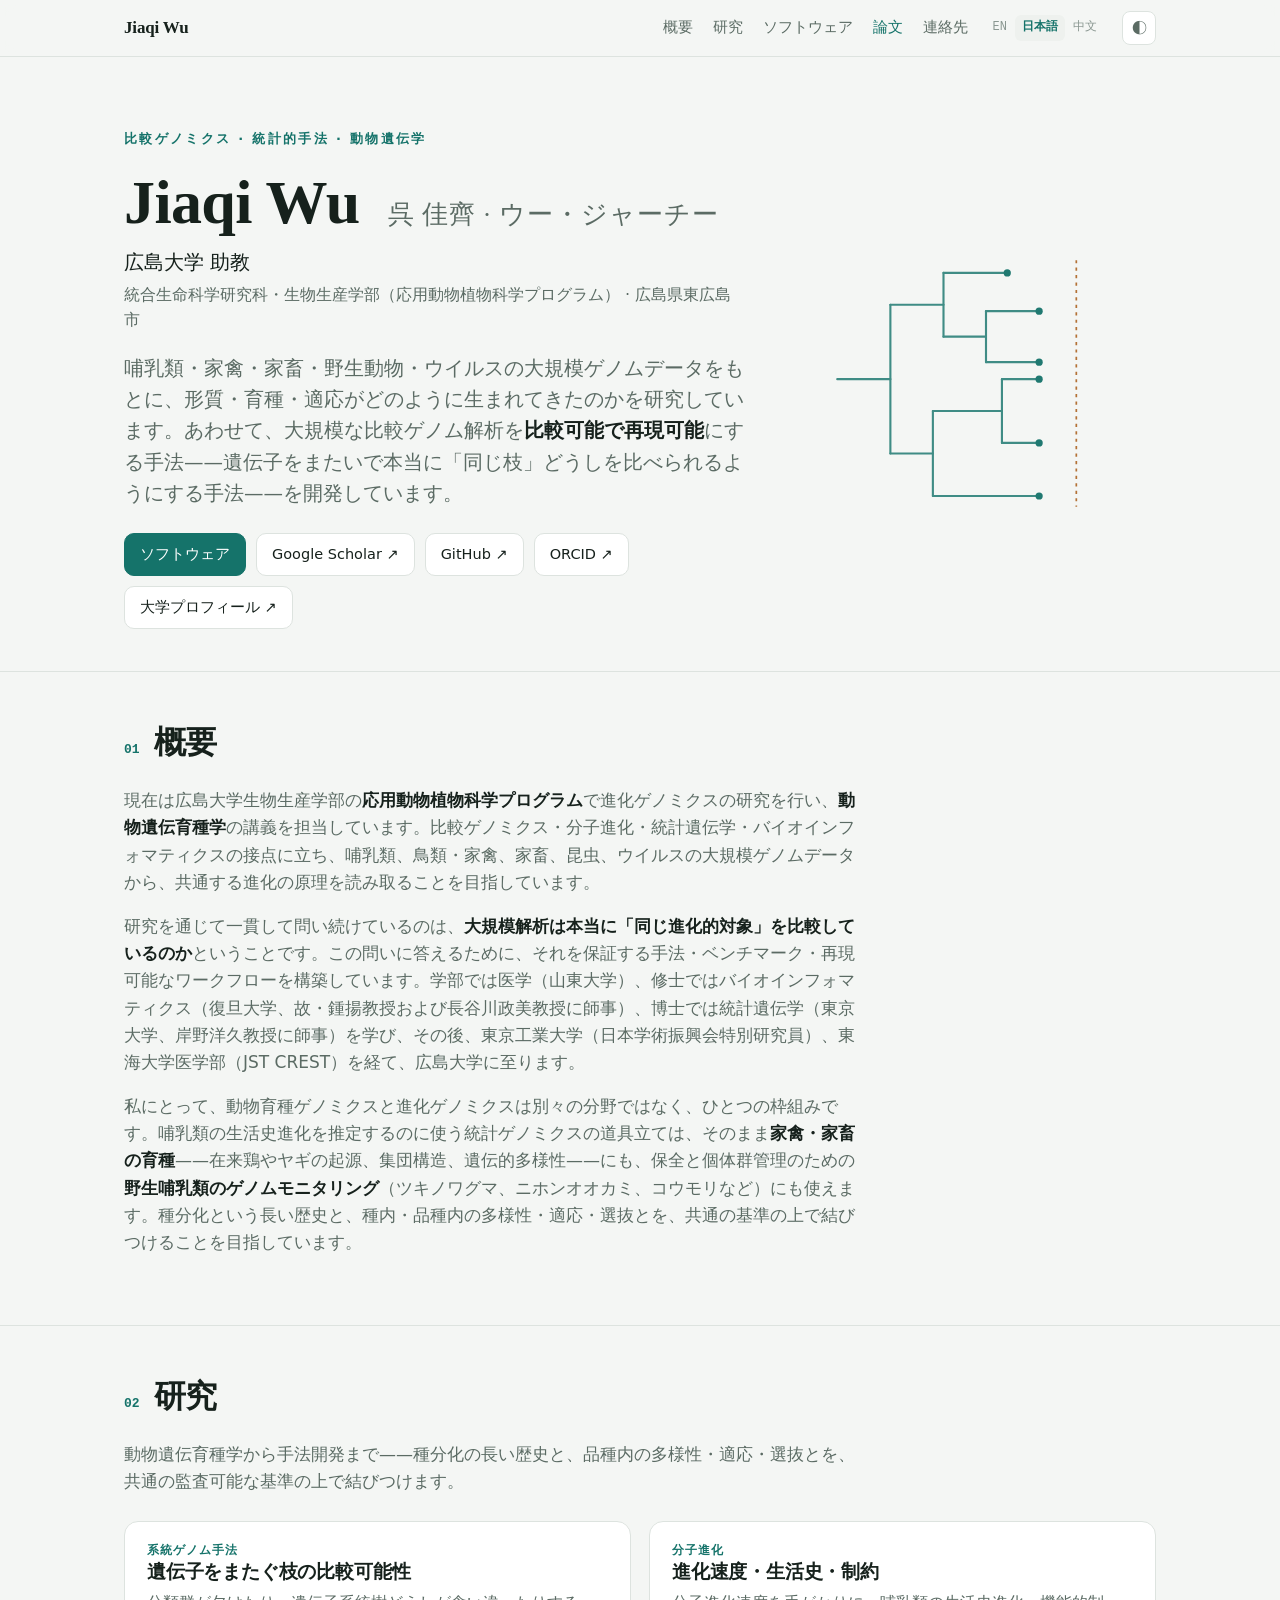
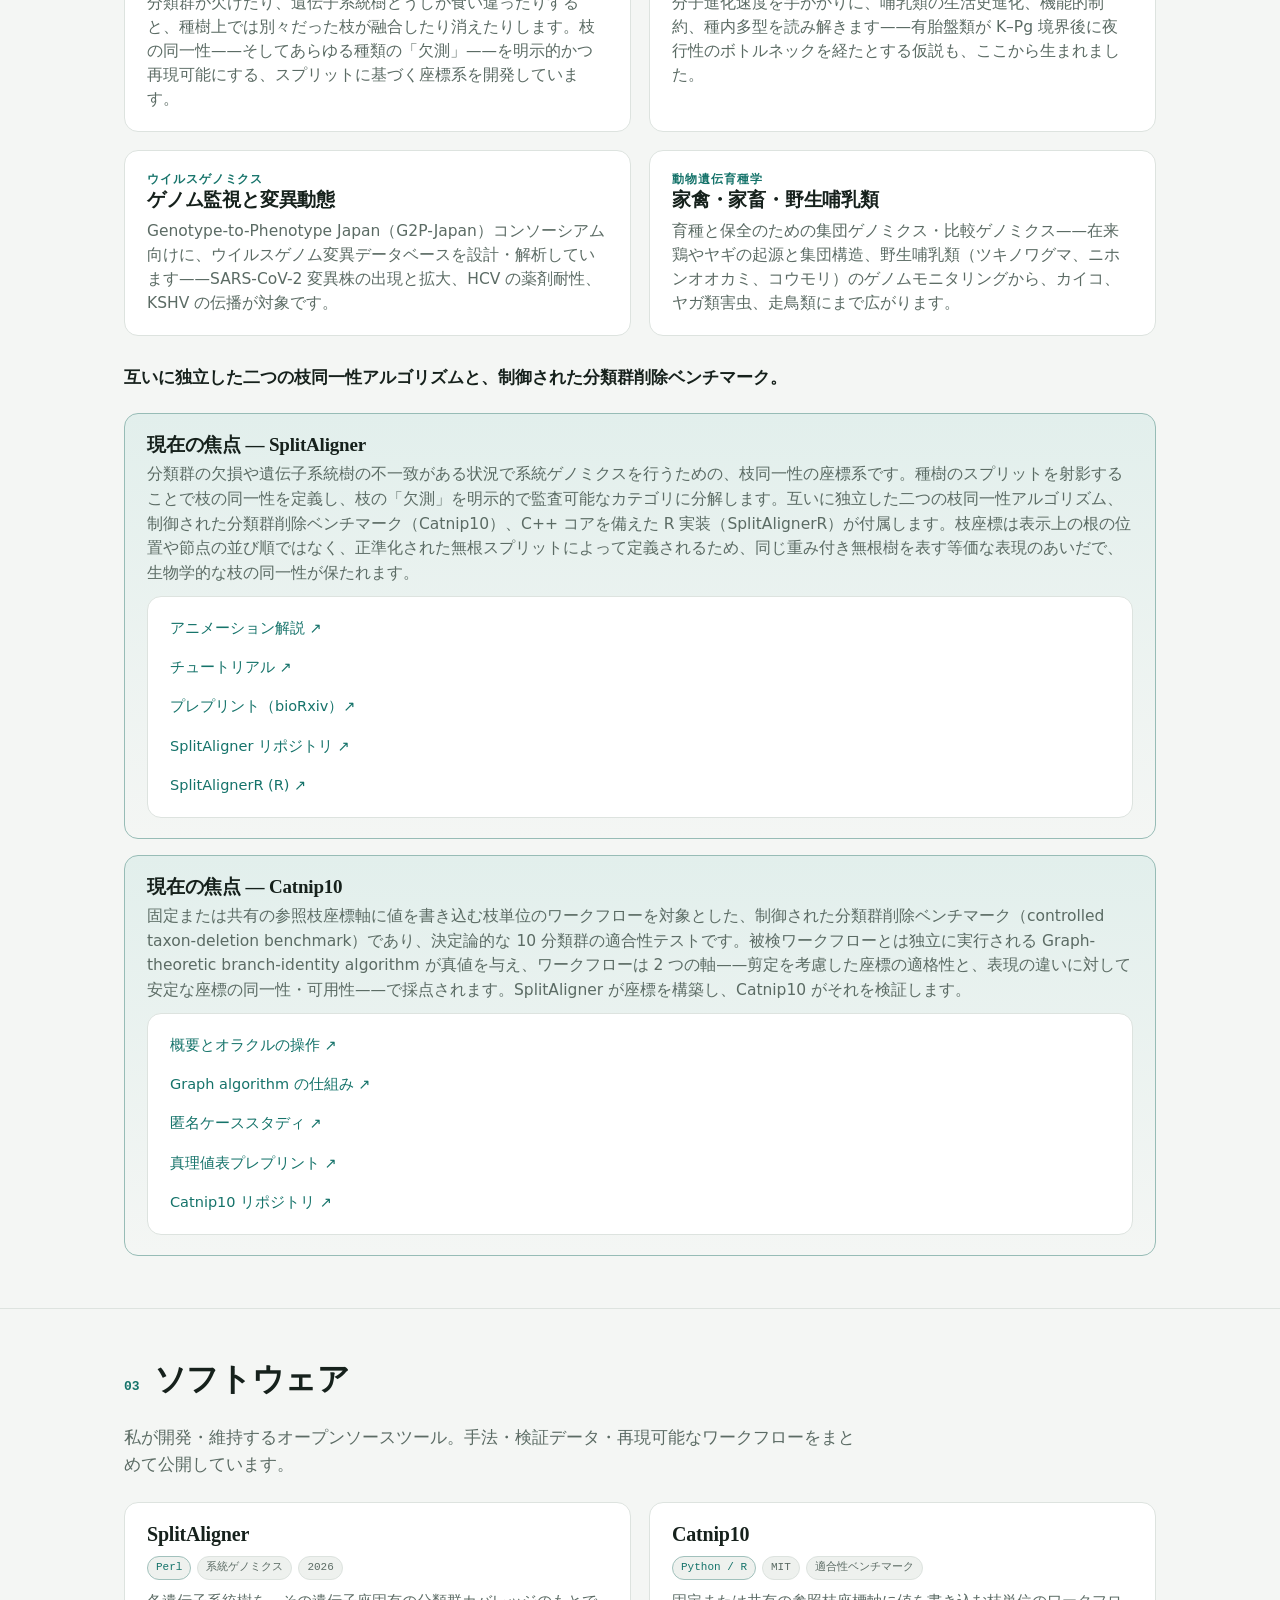
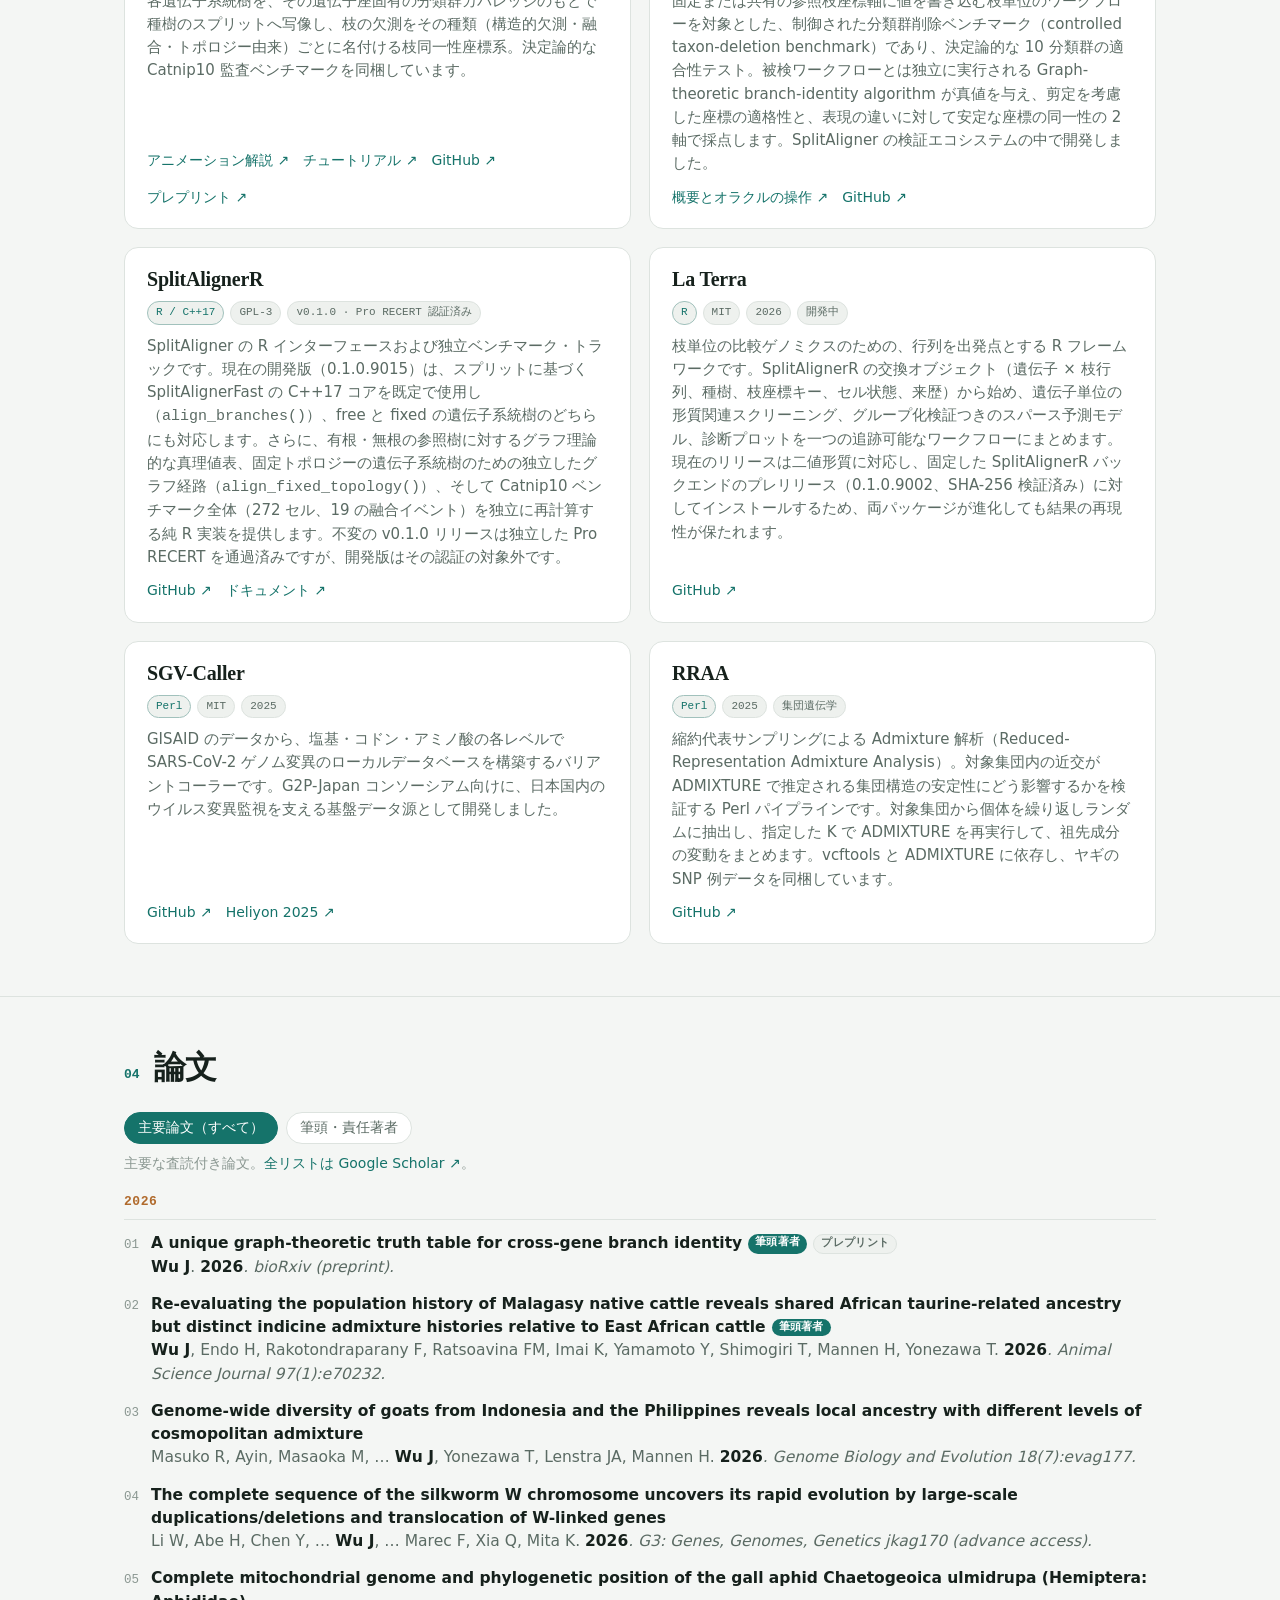
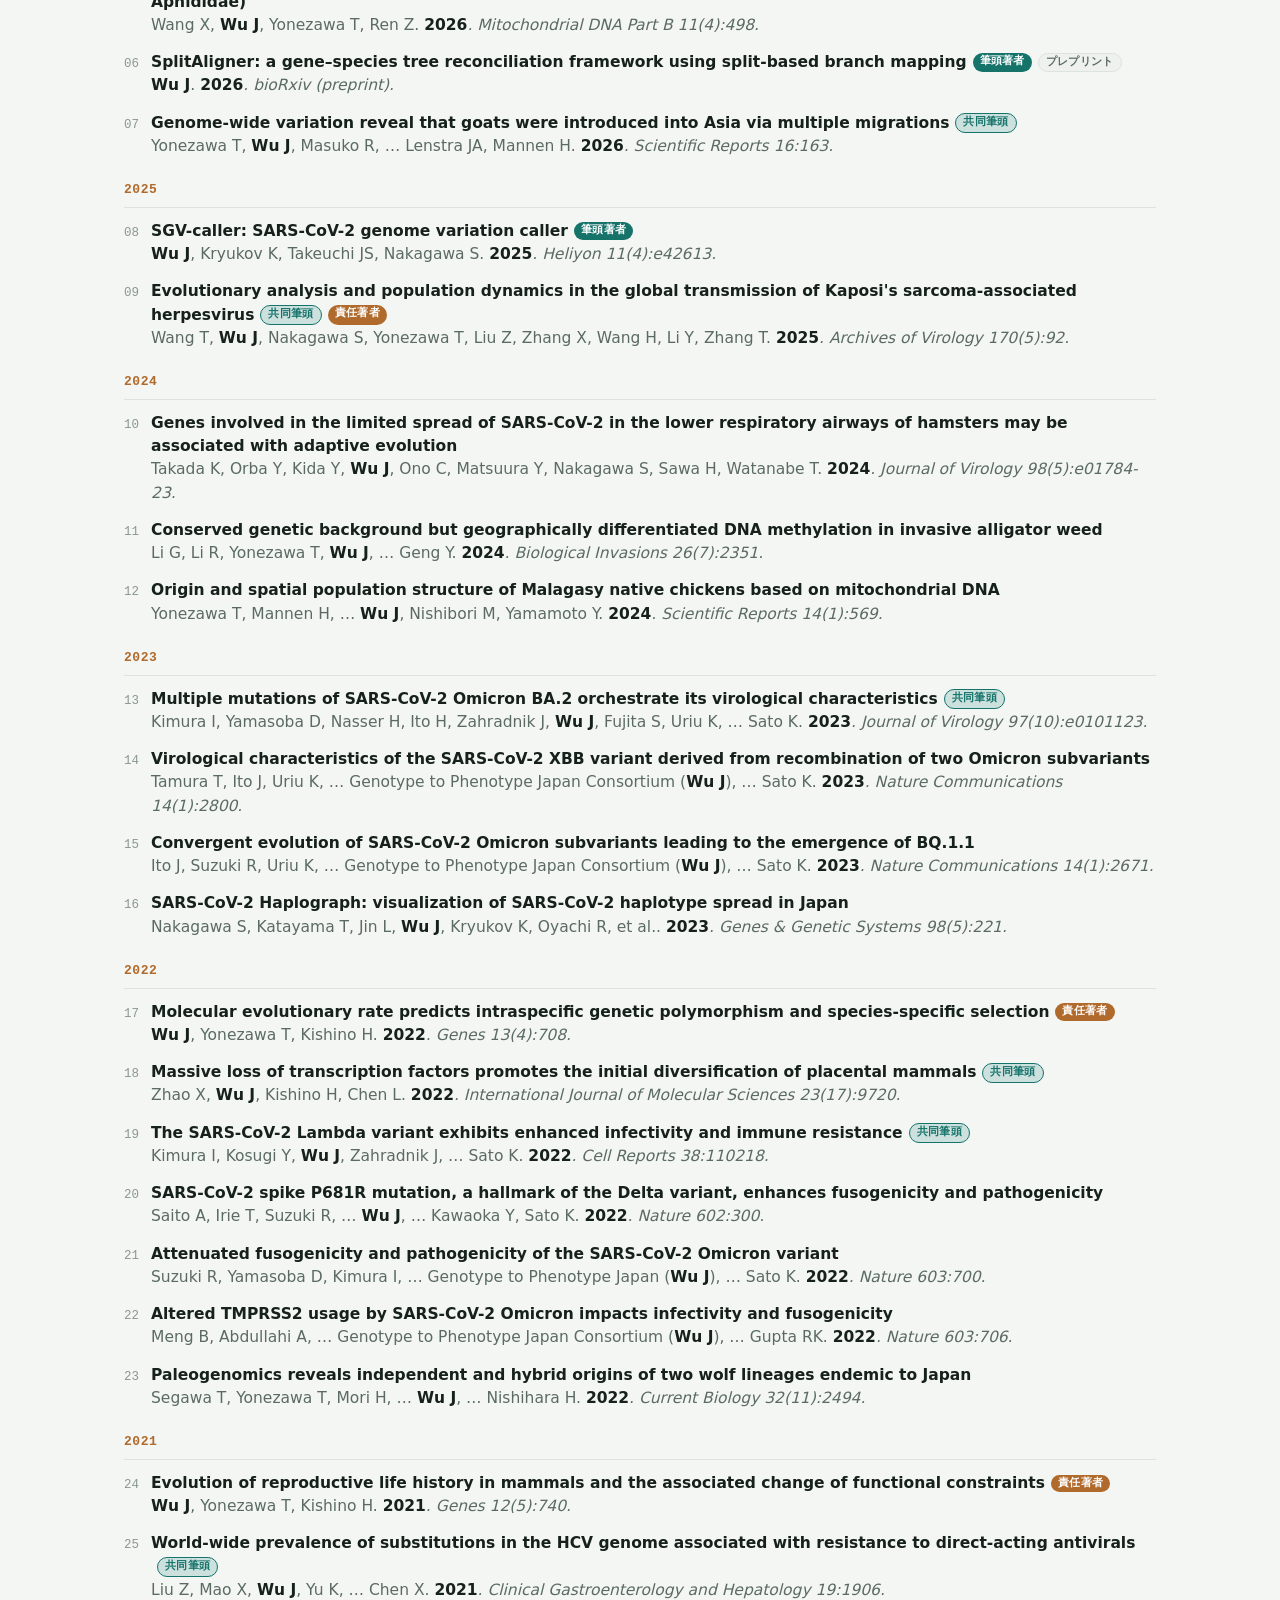
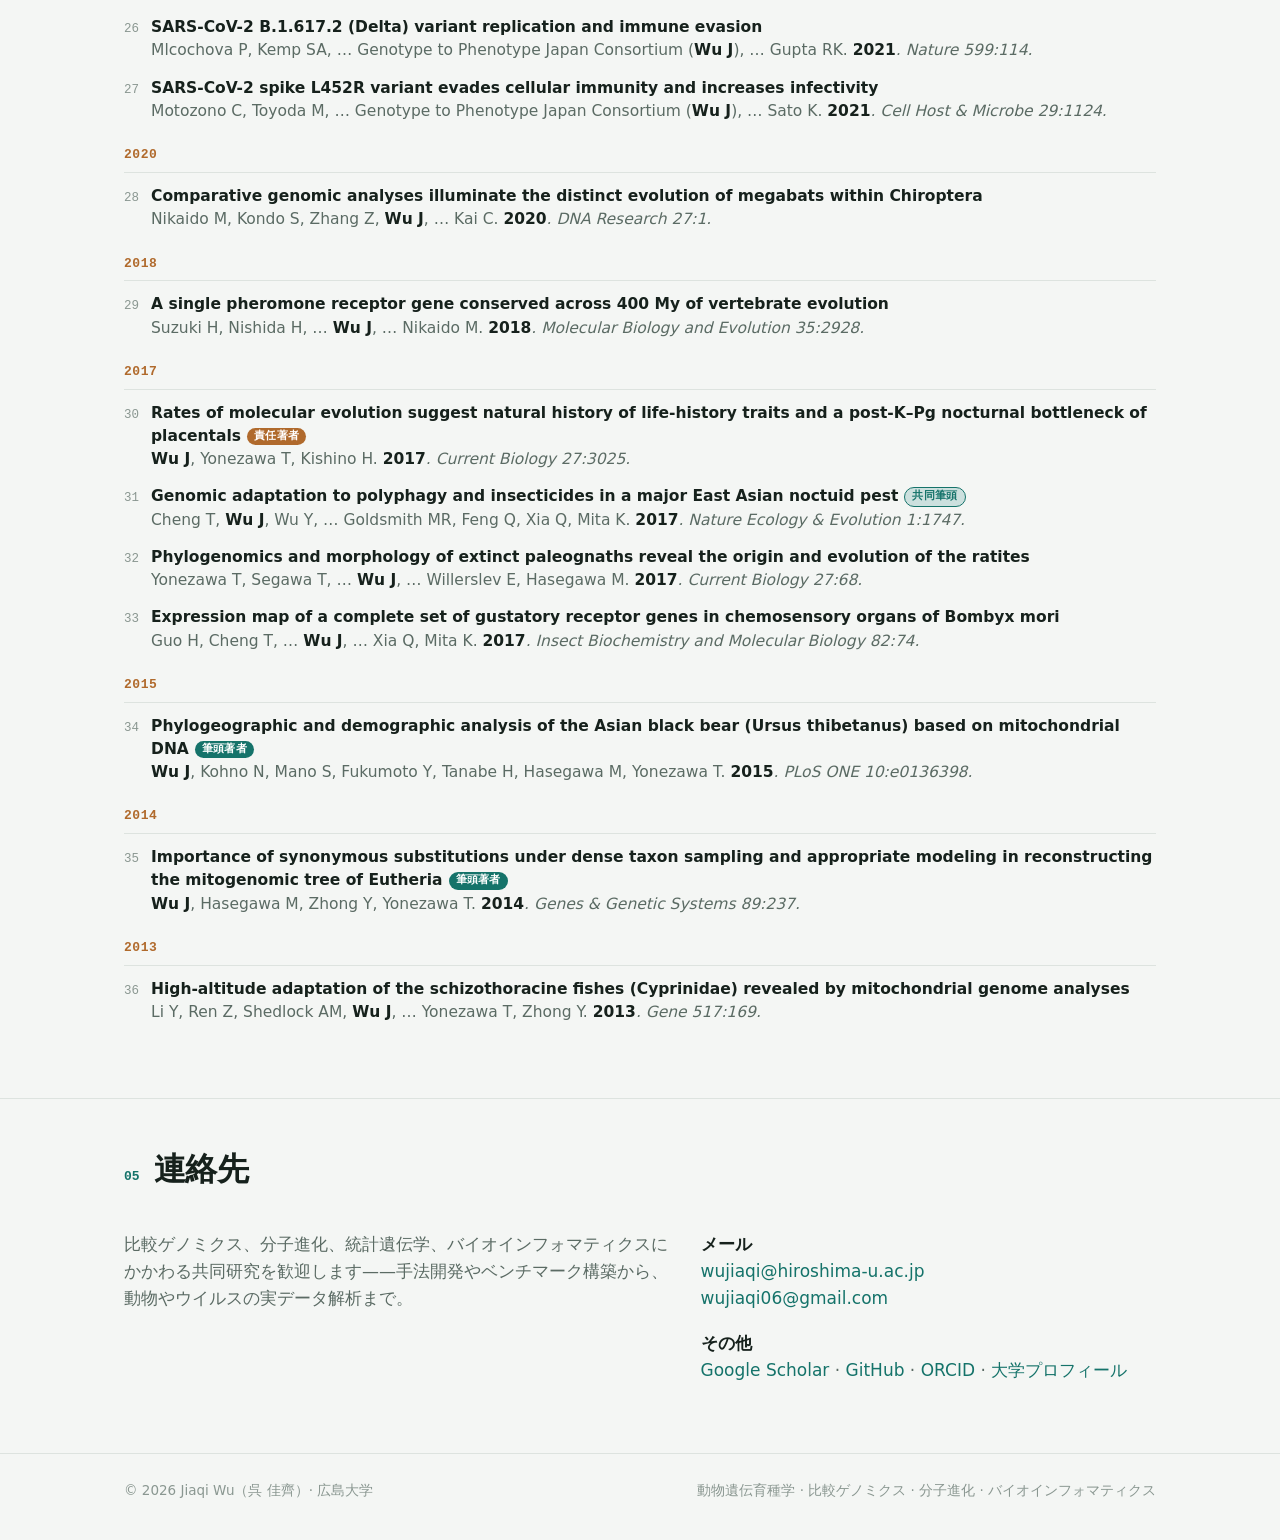
<file: index_ja.html>
<!doctype html>
<html lang="ja">
<head>
<meta charset="utf-8">
<meta name="viewport" content="width=device-width, initial-scale=1">
<title>呉 佳齊 Jiaqi Wu — 計算・比較ゲノミクス</title>
<meta name="description" content="呉佳齊(Jiaqi Wu)、広島大学助教。計算・比較ゲノミクス、統計遺伝学、バイオインフォマティクス——大規模ゲノム解析を比較可能・再現可能にする手法・ベンチマーク・オープンソースソフトウェアを開発し、動物遺伝育種、野生哺乳類のゲノムモニタリング、ウイルスゲノムサーベイランスに応用。">
<link rel="canonical" href="https://wujiaqi06.github.io/index_ja.html">
<link rel="alternate" hreflang="en" href="https://wujiaqi06.github.io/">
<link rel="alternate" hreflang="ja" href="https://wujiaqi06.github.io/index_ja.html">
<link rel="alternate" hreflang="zh-Hans" href="https://wujiaqi06.github.io/index_zh.html">
<link rel="alternate" hreflang="x-default" href="https://wujiaqi06.github.io/">
<link rel="icon" type="image/svg+xml" href="data:image/svg+xml,%3Csvg xmlns='http://www.w3.org/2000/svg' viewBox='0 0 32 32'%3E%3Crect width='32' height='32' rx='7' fill='%2315736a'/%3E%3Cpath d='M5 16h6M11 9v14M11 9h8M11 23h8M19 6v6M19 6h6M19 12h6M19 20v6M19 20h6M19 26h6' fill='none' stroke='%23fff' stroke-width='2.2' stroke-linecap='round'/%3E%3C/svg%3E">
<meta property="og:type" content="profile">
<meta property="og:site_name" content="Jiaqi Wu">
<meta property="og:title" content="呉 佳齊 Jiaqi Wu — 計算・比較ゲノミクス">
<meta property="og:description" content="呉佳齊(Jiaqi Wu)、広島大学助教。計算・比較ゲノミクス、統計遺伝学、バイオインフォマティクス——大規模ゲノム解析を比較可能・再現可能にする手法・ベンチマーク・オープンソースソフトウェアを開発し、動物遺伝育種、野生哺乳類のゲノムモニタリング、ウイルスゲノムサーベイランスに応用。">
<meta property="og:url" content="https://wujiaqi06.github.io/index_ja.html">
<meta property="og:locale" content="ja_JP">
<meta name="twitter:card" content="summary">
<script type="application/ld+json">{"@context": "https://schema.org", "@type": "Person", "name": "Jiaqi Wu", "alternateName": ["呉佳齊", "吴佳齐", "ウー・ジャーチー"], "jobTitle": "助教", "worksFor": {"@type": "CollegeOrUniversity", "name": "Hiroshima University", "url": "https://www.hiroshima-u.ac.jp/"}, "url": "https://wujiaqi06.github.io/", "email": "mailto:wujiaqi@hiroshima-u.ac.jp", "sameAs": ["https://orcid.org/0000-0002-9367-675X", "https://scholar.google.com/citations?user=z6IPkcoAAAAJ", "https://github.com/wujiaqi06", "https://seeds.office.hiroshima-u.ac.jp/profile/ja.c049548abe9b045d520e17560c007669.html"], "knowsAbout": ["comparative genomics", "molecular evolution", "statistical genetics", "bioinformatics", "phylogenomics", "animal genetics and breeding"]}</script>
<style>
  :root{
    --paper:#f4f6f4; --surface:#ffffff; --surface2:#eef1ee; --line:#dde3df;
    --ink:#16211c; --muted:#5b6b64; --faint:#8a9791;
    --accent:#15736a;        /* deep viridian */
    --accent-2:#b06a2c;      /* ochre, sparing */
    --accent-soft:#e2efec;
    --serif:"Charter","Iowan Old Style","Palatino Linotype",Palatino,Georgia,"Times New Roman",serif;
    --sans:ui-sans-serif,system-ui,-apple-system,"Segoe UI",Roboto,Helvetica,Arial,sans-serif;
    --mono:ui-monospace,"SF Mono","JetBrains Mono",Menlo,Consolas,monospace;
    --maxw:1080px;
  }
  @media (prefers-color-scheme:dark){
    :root{
      --paper:#0f1613; --surface:#151d19; --surface2:#1b241f; --line:#2a352f;
      --ink:#e7efea; --muted:#a2b1aa; --faint:#75847d;
      --accent:#4bb7a8; --accent-2:#d8974f; --accent-soft:#17302b;
    }
  }
  :root[data-theme="dark"]{
    --paper:#0f1613; --surface:#151d19; --surface2:#1b241f; --line:#2a352f;
    --ink:#e7efea; --muted:#a2b1aa; --faint:#75847d;
    --accent:#4bb7a8; --accent-2:#d8974f; --accent-soft:#17302b;
  }
  :root[data-theme="light"]{
    --paper:#f4f6f4; --surface:#ffffff; --surface2:#eef1ee; --line:#dde3df;
    --ink:#16211c; --muted:#5b6b64; --faint:#8a9791;
    --accent:#15736a; --accent-2:#b06a2c; --accent-soft:#e2efec;
  }

  *{box-sizing:border-box}
  html{scroll-behavior:smooth}
  @media (prefers-reduced-motion:reduce){ html{scroll-behavior:auto} }
  body{margin:0; background:var(--paper); color:var(--ink); font-family:var(--sans);
    line-height:1.6; -webkit-font-smoothing:antialiased; font-size:17px}
  h1,h2,h3{font-family:var(--serif); font-weight:600; line-height:1.15; letter-spacing:-.01em}
  a{color:var(--accent); text-decoration:none}
  a:hover{text-decoration:underline}
  .wrap{max-width:var(--maxw); margin:0 auto; padding:0 24px}
  .mono{font-family:var(--mono)}

  /* Nav */
  header.nav{position:sticky; top:0; z-index:50; backdrop-filter:saturate(1.4) blur(8px);
    background:color-mix(in srgb,var(--paper) 86%, transparent); border-bottom:1px solid var(--line)}
  .nav-inner{max-width:var(--maxw); margin:0 auto; padding:11px 24px; display:flex; align-items:center; gap:18px}
  .nav-name{font-family:var(--serif); font-weight:600; font-size:17px; letter-spacing:-.01em; margin-right:auto}
  .nav-name a{color:var(--ink)}
  .nav-links{display:flex; gap:20px; align-items:center}
  .nav-links a{color:var(--muted); font-size:14.5px}
  .nav-links a:hover,.nav-links a.active{color:var(--accent); text-decoration:none}
  .lang-switch{display:flex; gap:1px; align-items:center; font-family:var(--mono); font-size:12px}
  .lang-switch a{color:var(--faint); padding:3px 7px; border-radius:6px; text-decoration:none}
  .lang-switch a:hover{color:var(--accent)}
  .lang-switch a.cur{color:var(--accent); background:var(--surface2); font-weight:700}
  .theme-btn{border:1px solid var(--line); background:var(--surface); color:var(--muted); border-radius:8px;
    width:34px; height:34px; cursor:pointer; font-size:15px; display:grid; place-items:center}
  .theme-btn:hover{color:var(--accent); border-color:var(--accent)}
  @media (max-width:720px){
    .nav-inner{padding:10px 16px; gap:8px}
    .nav-links{display:none}
    .nav-name,.lang-switch{white-space:nowrap}
    .lang-switch{margin-left:auto}
    .lang-switch a{padding:3px 5px}
    .theme-btn{flex:0 0 34px}
  }

  /* Hero */
  .hero{padding:72px 0 42px; position:relative; overflow:hidden}
  .hero-grid{display:grid; grid-template-columns:1.5fr .9fr; gap:40px; align-items:center}
  @media (max-width:820px){ .hero-grid{grid-template-columns:1fr; gap:26px} }
  .eyebrow{font-size:13px; text-transform:uppercase; letter-spacing:.18em; color:var(--accent); font-weight:700}
  .hero h1{font-size:clamp(38px,6vw,62px); margin:.28em 0 .12em}
  .hero .cjk{font-family:var(--serif); font-size:.42em; color:var(--muted); font-weight:500; letter-spacing:.04em; margin-left:.5em; white-space:nowrap}
  .hero .role{font-size:clamp(17px,2vw,20px); color:var(--ink)}
  .hero .affil{color:var(--muted); font-size:16px; margin-top:4px}
  .lead{font-size:clamp(17px,1.7vw,19.5px); color:var(--muted); max-width:60ch; margin:20px 0 24px}
  .lead em{color:var(--ink); font-style:normal; font-weight:600}
  .btns{display:flex; flex-wrap:wrap; gap:10px}
  .btn{display:inline-flex; align-items:center; gap:7px; border:1px solid var(--line); background:var(--surface);
    color:var(--ink); padding:9px 15px; border-radius:10px; font-size:14.5px; font-weight:500}
  .btn:hover{border-color:var(--accent); color:var(--accent); text-decoration:none}
  .btn.primary{background:var(--accent); border-color:var(--accent); color:#fff}
  .btn.primary:hover{background:color-mix(in srgb,var(--accent) 88%, #000); color:#fff}
  .hero-art{width:100%; height:auto; max-width:340px; margin-left:auto; opacity:.95}
  @media (max-width:820px){ .hero-art{display:none} }

  /* Sections */
  section.block{padding:52px 0; border-top:1px solid var(--line)}
  .sec-head{display:flex; align-items:baseline; gap:14px; margin-bottom:26px}
  .sec-head h2{font-size:clamp(24px,3.2vw,32px); margin:0}
  .sec-head .sec-num{font-family:var(--mono); font-size:13px; color:var(--accent); font-weight:700}
  .prose{max-width:68ch; color:var(--muted); font-size:17px}
  .prose strong{color:var(--ink)}

  /* Research cards */
  .cards{display:grid; grid-template-columns:repeat(2,1fr); gap:18px; margin-top:26px}
  @media (max-width:720px){ .cards{grid-template-columns:1fr} }
  .card{background:var(--surface); border:1px solid var(--line); border-radius:14px; padding:20px 22px}
  .card h3{font-size:19px; margin:0 0 8px; color:var(--ink)}
  .card p{margin:0; color:var(--muted); font-size:15.5px; line-height:1.55}
  .card .ktag{font-family:var(--mono); font-size:11.5px; color:var(--accent); text-transform:uppercase; letter-spacing:.08em; font-weight:700}

  .focus{margin-top:22px; background:linear-gradient(180deg,var(--accent-soft),transparent);
    border:1px solid color-mix(in srgb,var(--accent) 35%,var(--line)); border-radius:14px; padding:20px 22px}
  .focus h3{margin:0 0 6px; color:var(--ink); font-size:19px}
  .focus p{margin:0 0 10px; color:var(--muted); font-size:15.5px}

  /* Software */
  .sw-grid{display:grid; grid-template-columns:repeat(2,1fr); gap:18px}
  @media (max-width:820px){ .sw-grid{grid-template-columns:1fr} }
  .sw{background:var(--surface); border:1px solid var(--line); border-radius:14px; padding:20px 22px; display:flex; flex-direction:column; gap:10px}
  .sw h3{margin:0; font-size:20px; display:flex; align-items:baseline; gap:9px}
  .sw .meta{display:flex; flex-wrap:wrap; gap:6px}
  .pill{font-family:var(--mono); font-size:11px; padding:2px 8px; border-radius:20px; background:var(--surface2); color:var(--muted); border:1px solid var(--line)}
  .pill.lang{color:var(--accent); border-color:color-mix(in srgb,var(--accent) 30%,var(--line))}
  .sw p{margin:0; color:var(--muted); font-size:15px; line-height:1.55; flex:1}
  .sw .links{display:flex; gap:14px; font-size:14px; flex-wrap:wrap}


  /* Publications */
  .pub-controls{display:flex; gap:8px; flex-wrap:wrap; margin-bottom:8px}
  .fbtn{border:1px solid var(--line); background:var(--surface); color:var(--muted); padding:6px 13px;
    border-radius:20px; font-size:13.5px; cursor:pointer; font-family:var(--sans)}
  .fbtn.on{background:var(--accent); border-color:var(--accent); color:#fff}
  .pub-note{color:var(--faint); font-size:14px; margin:2px 0 18px}
  .year-group{margin-bottom:22px}
  .year-label{font-family:var(--mono); font-size:13px; color:var(--accent-2); font-weight:700; letter-spacing:.04em;
    padding-bottom:6px; border-bottom:1px solid var(--line); margin-bottom:12px}
  ul.pubs{list-style:none; margin:0; padding:0; display:grid; gap:14px}
  .pub{display:grid; grid-template-columns:auto 1fr; gap:12px; align-items:start}
  .pub .idx{font-family:var(--mono); font-size:12.5px; color:var(--faint); padding-top:3px; font-variant-numeric:tabular-nums}
  .pub .body{font-size:15.5px; line-height:1.5}
  .pub .title{color:var(--ink); font-weight:600}
  .pub .authors{color:var(--muted)}
  .pub .authors b{color:var(--ink); font-weight:700}
  .pub .venue{color:var(--muted); font-style:italic}
  .pub .venue .yr{font-style:normal; font-weight:600; color:var(--ink)}
  .badges{display:inline-flex; gap:6px; margin-left:6px; vertical-align:middle}
  .badge{font-family:var(--mono); font-size:10.5px; font-weight:700; padding:1px 7px; border-radius:20px; letter-spacing:.03em; white-space:nowrap}
  .badge.first{background:var(--accent); color:#fff}
  .badge.corr{background:var(--accent-2); color:#fff}
  .badge.cofirst{background:color-mix(in srgb,var(--accent) 22%,var(--surface)); color:var(--accent); border:1px solid var(--accent)}
  .badge.pre{background:var(--surface2); color:var(--muted); border:1px solid var(--line)}
  .pub[hidden]{display:none}

  /* Contact / footer */
  .contact-grid{display:grid; grid-template-columns:1.2fr 1fr; gap:30px}
  @media (max-width:720px){ .contact-grid{grid-template-columns:1fr} }
  .contact a{font-weight:500}
  footer{border-top:1px solid var(--line); padding:26px 0 40px; color:var(--faint); font-size:13.5px}
  footer .wrap{display:flex; flex-wrap:wrap; gap:10px 20px; justify-content:space-between}

  .tree-edge{fill:none; stroke:var(--accent); stroke-width:2; stroke-linecap:round; opacity:.85}
  .tree-tip{fill:var(--accent)}
  .tree-cut{stroke:var(--accent-2); stroke-width:1.6; stroke-dasharray:3 4}
</style>
</head>
<body>

<header class="nav">
  <div class="nav-inner">
    <span class="nav-name"><a href="#top">Jiaqi Wu</a></span>
    <nav class="nav-links">
      <a href="#about" data-opt>概要</a>
      <a href="#research">研究</a>
      <a href="#software">ソフトウェア</a>
      <a href="#publications">論文</a>
      <a href="#contact" data-opt>連絡先</a>
    </nav>
    <div class="lang-switch" aria-label="Language / 言語 / 语言"><a href="index.html">EN</a><a href="index_ja.html" class="cur">日本語</a><a href="index_zh.html">中文</a></div>
    <button class="theme-btn" id="themeBtn" title="明暗を切り替え" aria-label="配色テーマの切り替え">◐</button>
  </div>
</header>

<main id="top">

  <!-- HERO -->
  <section class="hero">
    <div class="wrap hero-grid">
      <div>
        <div class="eyebrow">比較ゲノミクス · 統計的手法 · 動物遺伝学</div>
        <h1>Jiaqi Wu <span class="cjk">呉 佳齊 · ウー・ジャーチー</span></h1>
        <div class="role">広島大学 助教</div>
        <div class="affil">統合生命科学研究科・生物生産学部（応用動物植物科学プログラム） · 広島県東広島市</div>
        <p class="lead">哺乳類・家禽・家畜・野生動物・ウイルスの大規模ゲノムデータをもとに、形質・育種・適応がどのように生まれてきたのかを研究しています。あわせて、大規模な比較ゲノム解析を<em>比較可能で再現可能</em>にする手法——遺伝子をまたいで本当に「同じ枝」どうしを比べられるようにする手法——を開発しています。</p>
        <div class="btns">
          <a class="btn primary" href="#software">ソフトウェア</a>
          <a class="btn" href="https://scholar.google.com/citations?user=z6IPkcoAAAAJ&hl=ja" target="_blank" rel="noopener">Google&nbsp;Scholar ↗</a>
          <a class="btn" href="https://github.com/wujiaqi06" target="_blank" rel="noopener">GitHub ↗</a>
          <a class="btn" href="https://orcid.org/0000-0002-9367-675X" target="_blank" rel="noopener">ORCID ↗</a>
          <a class="btn" href="https://seeds.office.hiroshima-u.ac.jp/profile/ja.c049548abe9b045d520e17560c007669.html" target="_blank" rel="noopener">大学プロフィール ↗</a>
        </div>
      </div>
      <svg class="hero-art" viewBox="0 0 320 260" role="img" aria-label="破線のスプリットで切られた、様式化された系統樹">
        <!-- decorative cladogram + split line -->
        <g class="tree-edge">
          <path d="M20 130 H70"/>
          <path d="M70 60 V200"/>
          <path d="M70 60 H120"/>
          <path d="M70 200 H110"/>
          <path d="M120 30 V90"/>
          <path d="M120 30 H180"/>
          <path d="M120 90 H160"/>
          <path d="M160 66 V114"/>
          <path d="M160 66 H210"/>
          <path d="M160 114 H210"/>
          <path d="M110 160 V240"/>
          <path d="M110 160 H175"/>
          <path d="M110 240 H210"/>
          <path d="M175 130 V190"/>
          <path d="M175 130 H210"/>
          <path d="M175 190 H210"/>
        </g>
        <g class="tree-tip">
          <circle cx="180" cy="30" r="3.4"/><circle cx="210" cy="66" r="3.4"/><circle cx="210" cy="114" r="3.4"/>
          <circle cx="210" cy="130" r="3.4"/><circle cx="210" cy="190" r="3.4"/><circle cx="210" cy="240" r="3.4"/>
        </g>
        <path class="tree-cut" d="M245 18 V250"/>
      </svg>
    </div>
  </section>

  <!-- ABOUT -->
  <section class="block" id="about">
    <div class="wrap">
      <div class="sec-head"><span class="sec-num">01</span><h2>概要</h2></div>
      <div class="prose">
        <p>現在は広島大学生物生産学部の<strong>応用動物植物科学プログラム</strong>で進化ゲノミクスの研究を行い、<strong>動物遺伝育種学</strong>の講義を担当しています。比較ゲノミクス・分子進化・統計遺伝学・バイオインフォマティクスの接点に立ち、哺乳類、鳥類・家禽、家畜、昆虫、ウイルスの大規模ゲノムデータから、共通する進化の原理を読み取ることを目指しています。</p>
        <p>研究を通じて一貫して問い続けているのは、<strong>大規模解析は本当に「同じ進化的対象」を比較しているのか</strong>ということです。この問いに答えるために、それを保証する手法・ベンチマーク・再現可能なワークフローを構築しています。学部では医学（山東大学）、修士ではバイオインフォマティクス（復旦大学、故・鍾揚教授および長谷川政美教授に師事）、博士では統計遺伝学（東京大学、岸野洋久教授に師事）を学び、その後、東京工業大学（日本学術振興会特別研究員）、東海大学医学部（JST CREST）を経て、広島大学に至ります。</p>
        <p>私にとって、動物育種ゲノミクスと進化ゲノミクスは別々の分野ではなく、ひとつの枠組みです。哺乳類の生活史進化を推定するのに使う統計ゲノミクスの道具立ては、そのまま<strong>家禽・家畜の育種</strong>——在来鶏やヤギの起源、集団構造、遺伝的多様性——にも、保全と個体群管理のための<strong>野生哺乳類のゲノムモニタリング</strong>（ツキノワグマ、ニホンオオカミ、コウモリなど）にも使えます。種分化という長い歴史と、種内・品種内の多様性・適応・選抜とを、共通の基準の上で結びつけることを目指しています。</p>
              </div>
    </div>
  </section>

  <!-- RESEARCH -->
  <section class="block" id="research">
    <div class="wrap">
      <div class="sec-head"><span class="sec-num">02</span><h2>研究</h2></div>
      <div class="prose"><p>動物遺伝育種学から手法開発まで——種分化の長い歴史と、品種内の多様性・適応・選抜とを、共通の監査可能な基準の上で結びつけます。</p></div>

      <div class="cards">
        <div class="card">
          <div class="ktag">系統ゲノム手法</div>
          <h3>遺伝子をまたぐ枝の比較可能性</h3>
          <p>分類群が欠けたり、遺伝子系統樹どうしが食い違ったりすると、種樹上では別々だった枝が融合したり消えたりします。枝の同一性——そしてあらゆる種類の「欠測」——を明示的かつ再現可能にする、スプリットに基づく座標系を開発しています。</p>
        </div>
        <div class="card">
          <div class="ktag">分子進化</div>
          <h3>進化速度・生活史・制約</h3>
          <p>分子進化速度を手がかりに、哺乳類の生活史進化、機能的制約、種内多型を読み解きます——有胎盤類が K–Pg 境界後に夜行性のボトルネックを経たとする仮説も、ここから生まれました。</p>
        </div>
        <div class="card">
          <div class="ktag">ウイルスゲノミクス</div>
          <h3>ゲノム監視と変異動態</h3>
          <p>Genotype-to-Phenotype Japan（G2P-Japan）コンソーシアム向けに、ウイルスゲノム変異データベースを設計・解析しています——SARS-CoV-2 変異株の出現と拡大、HCV の薬剤耐性、KSHV の伝播が対象です。</p>
        </div>
        <div class="card">
          <div class="ktag">動物遺伝育種学</div>
          <h3>家禽・家畜・野生哺乳類</h3>
          <p>育種と保全のための集団ゲノミクス・比較ゲノミクス——在来鶏やヤギの起源と集団構造、野生哺乳類（ツキノワグマ、ニホンオオカミ、コウモリ）のゲノムモニタリングから、カイコ、ヤガ類害虫、走鳥類にまで広がります。</p>
        </div>
      </div>

      <p style="margin:28px 0 14px; font-weight:600; color:var(--ink)">互いに独立した二つの枝同一性アルゴリズムと、制御された分類群削除ベンチマーク。</p>
      <div class="focus">
        <h3>現在の焦点 — SplitAligner</h3>
        <p>分類群の欠損や遺伝子系統樹の不一致がある状況で系統ゲノミクスを行うための、枝同一性の座標系です。種樹のスプリットを射影することで枝の同一性を定義し、枝の「欠測」を明示的で監査可能なカテゴリに分解します。互いに独立した二つの枝同一性アルゴリズム、制御された分類群削除ベンチマーク（Catnip10）、C++ コアを備えた R 実装（SplitAlignerR）が付属します。枝座標は表示上の根の位置や節点の並び順ではなく、正準化された無根スプリットによって定義されるため、同じ重み付き無根樹を表す等価な表現のあいだで、生物学的な枝の同一性が保たれます。</p>
        <div class="sw links" style="display:flex; gap:16px; flex-wrap:wrap; font-size:14.5px">
          <a href="splitaligner/SplitAligner_explainer_ja.html" target="_blank" rel="noopener">アニメーション解説 ↗</a>
          <a href="splitaligner/SplitAligner_tutorial_ja.html" target="_blank" rel="noopener">チュートリアル ↗</a>
          <a href="https://doi.org/10.64898/2026.02.24.707838" target="_blank" rel="noopener">プレプリント（bioRxiv）↗</a>
          <a href="https://github.com/wujiaqi06/SplitAligner" target="_blank" rel="noopener">SplitAligner リポジトリ ↗</a>
          <a href="https://github.com/wujiaqi06/SplitAlignerR" target="_blank" rel="noopener">SplitAlignerR (R) ↗</a>
        </div>
      </div>
      <div class="focus" style="margin-top:16px">
        <h3>現在の焦点 — Catnip10</h3>
        <p>固定または共有の参照枝座標軸に値を書き込む枝単位のワークフローを対象とした、制御された分類群削除ベンチマーク（controlled taxon-deletion benchmark）であり、決定論的な 10 分類群の適合性テストです。被検ワークフローとは独立に実行される Graph-theoretic branch-identity algorithm が真値を与え、ワークフローは 2 つの軸——剪定を考慮した座標の適格性と、表現の違いに対して安定な座標の同一性・可用性——で採点されます。SplitAligner が座標を構築し、Catnip10 がそれを検証します。</p>
        <div class="sw links" style="display:flex; gap:16px; flex-wrap:wrap; font-size:14.5px">
          <a href="catnip10/index_ja.html">概要とオラクルの操作 ↗</a>
          <a href="catnip10/index_ja.html#oracle">Graph algorithm の仕組み ↗</a>
          <a href="catnip10/index_ja.html#case-study">匿名ケーススタディ ↗</a>
          <a href="https://doi.org/10.64898/2026.07.22.740066" target="_blank" rel="noopener">真理値表プレプリント ↗</a>
          <a href="https://github.com/wujiaqi06/Catnip10" target="_blank" rel="noopener">Catnip10 リポジトリ ↗</a>
        </div>
      </div>
    </div>
  </section>

  <!-- SOFTWARE -->
  <section class="block" id="software">
    <div class="wrap">
      <div class="sec-head"><span class="sec-num">03</span><h2>ソフトウェア</h2></div>
      <div class="prose"><p>私が開発・維持するオープンソースツール。手法・検証データ・再現可能なワークフローをまとめて公開しています。</p></div>
      <div class="sw-grid" style="margin-top:24px">

        <div class="sw">
          <h3>SplitAligner</h3>
          <div class="meta"><span class="pill lang">Perl</span><span class="pill">系統ゲノミクス</span><span class="pill">2026</span></div>
          <p>各遺伝子系統樹を、その遺伝子座固有の分類群カバレッジのもとで種樹のスプリットへ写像し、枝の欠測をその種類（構造的欠測・融合・トポロジー由来）ごとに名付ける枝同一性座標系。決定論的な Catnip10 監査ベンチマークを同梱しています。</p>
          <div class="links">
            <a href="splitaligner/SplitAligner_explainer_ja.html" target="_blank" rel="noopener">アニメーション解説 ↗</a>
          <a href="splitaligner/SplitAligner_tutorial_ja.html" target="_blank" rel="noopener">チュートリアル ↗</a>
            <a href="https://github.com/wujiaqi06/SplitAligner" target="_blank" rel="noopener">GitHub ↗</a>
            <a href="https://doi.org/10.64898/2026.02.24.707838" target="_blank" rel="noopener">プレプリント ↗</a>
          </div>
        </div>

        <div class="sw">
          <h3>Catnip10</h3>
          <div class="meta"><span class="pill lang">Python / R</span><span class="pill">MIT</span><span class="pill">適合性ベンチマーク</span></div>
          <p>固定または共有の参照枝座標軸に値を書き込む枝単位のワークフローを対象とした、制御された分類群削除ベンチマーク（controlled taxon-deletion benchmark）であり、決定論的な 10 分類群の適合性テスト。被検ワークフローとは独立に実行される Graph-theoretic branch-identity algorithm が真値を与え、剪定を考慮した座標の適格性と、表現の違いに対して安定な座標の同一性の 2 軸で採点します。SplitAligner の検証エコシステムの中で開発しました。</p>
          <div class="links">
            <a href="catnip10/index_ja.html">概要とオラクルの操作 ↗</a>
            <a href="https://github.com/wujiaqi06/Catnip10" target="_blank" rel="noopener">GitHub ↗</a>
          </div>
        </div>

        <div class="sw">
          <h3>SplitAlignerR</h3>
          <div class="meta"><span class="pill lang">R / C++17</span><span class="pill">GPL-3</span><span class="pill">v0.1.0 · Pro RECERT 認証済み</span></div>
          <p>SplitAligner の R インターフェースおよび独立ベンチマーク・トラックです。現在の開発版（0.1.0.9015）は、スプリットに基づく SplitAlignerFast の C++17 コアを既定で使用し（<code>align_branches()</code>）、free と fixed の遺伝子系統樹のどちらにも対応します。さらに、有根・無根の参照樹に対するグラフ理論的な真理値表、固定トポロジーの遺伝子系統樹のための独立したグラフ経路（<code>align_fixed_topology()</code>）、そして Catnip10 ベンチマーク全体（272 セル、19 の融合イベント）を独立に再計算する純 R 実装を提供します。不変の v0.1.0 リリースは独立した Pro RECERT を通過済みですが、開発版はその認証の対象外です。</p>
          <div class="links">
            <a href="https://github.com/wujiaqi06/SplitAlignerR" target="_blank" rel="noopener">GitHub ↗</a>
            <a href="https://wujiaqi06.github.io/SplitAlignerR/" target="_blank" rel="noopener">ドキュメント ↗</a>
          </div>
        </div>

        <div class="sw">
          <h3>La Terra</h3>
          <div class="meta"><span class="pill lang">R</span><span class="pill">MIT</span><span class="pill">2026</span><span class="pill">開発中</span></div>
          <p>枝単位の比較ゲノミクスのための、行列を出発点とする R フレームワークです。SplitAlignerR の交換オブジェクト（遺伝子 × 枝行列、種樹、枝座標キー、セル状態、来歴）から始め、遺伝子単位の形質関連スクリーニング、グループ化検証つきのスパース予測モデル、診断プロットを一つの追跡可能なワークフローにまとめます。現在のリリースは二値形質に対応し、固定した SplitAlignerR バックエンドのプレリリース（0.1.0.9002、SHA-256 検証済み）に対してインストールするため、両パッケージが進化しても結果の再現性が保たれます。</p>
          <div class="links">
            <a href="https://github.com/wujiaqi06/LaTerra" target="_blank" rel="noopener">GitHub ↗</a>
          </div>
        </div>

        <div class="sw">
          <h3>SGV-Caller</h3>
          <div class="meta"><span class="pill lang">Perl</span><span class="pill">MIT</span><span class="pill">2025</span></div>
          <p>GISAID のデータから、塩基・コドン・アミノ酸の各レベルで SARS-CoV-2 ゲノム変異のローカルデータベースを構築するバリアントコーラーです。G2P-Japan コンソーシアム向けに、日本国内のウイルス変異監視を支える基盤データ源として開発しました。</p>
          <div class="links">
            <a href="https://github.com/wujiaqi06/SGV-caller" target="_blank" rel="noopener">GitHub ↗</a>
            <a href="https://doi.org/10.1016/j.heliyon.2025.e42613" target="_blank" rel="noopener">Heliyon 2025 ↗</a>
          </div>
        </div>

        <div class="sw">
          <h3>RRAA</h3>
          <div class="meta"><span class="pill lang">Perl</span><span class="pill">2025</span><span class="pill">集団遺伝学</span></div>
          <p>縮約代表サンプリングによる Admixture 解析（Reduced-Representation Admixture Analysis）。対象集団内の近交が ADMIXTURE で推定される集団構造の安定性にどう影響するかを検証する Perl パイプラインです。対象集団から個体を繰り返しランダムに抽出し、指定した K で ADMIXTURE を再実行して、祖先成分の変動をまとめます。vcftools と ADMIXTURE に依存し、ヤギの SNP 例データを同梱しています。</p>
          <div class="links">
            <a href="https://github.com/wujiaqi06/RRAA" target="_blank" rel="noopener">GitHub ↗</a>
          </div>
        </div>

      </div>
    </div>
  </section>

  <!-- PUBLICATIONS -->
  <section class="block" id="publications">
    <div class="wrap">
      <div class="sec-head"><span class="sec-num">04</span><h2>論文</h2></div>
      <div class="pub-controls">
        <button class="fbtn on" data-filter="all">主要論文（すべて）</button>
        <button class="fbtn" data-filter="lead">筆頭・責任著者</button>
      </div>
      <p class="pub-note">主要な査読付き論文。<a href="https://scholar.google.com/citations?user=z6IPkcoAAAAJ&hl=ja" target="_blank" rel="noopener">全リストは Google&nbsp;Scholar ↗</a>。</p>
      <div id="pubList">
        <div class="year-group"><div class="year-label">2026</div>
        <ul class="pubs">
          <li class="pub"><span class="idx">01</span><span class="body"><a class="title" href="https://doi.org/10.64898/2026.07.22.740066" target="_blank" rel="noopener">A unique graph-theoretic truth table for cross-gene branch identity</a><span class="badges"><span class="badge first">筆頭著者</span><span class="badge pre">preprint</span></span><br><span class="authors"><b>Wu J</b>.</span> <span class="venue"><span class="yr">2026</span>. bioRxiv (preprint).</span></span></li>
          <li class="pub"><span class="idx">02</span><span class="body"><a class="title" href="https://doi.org/10.1111/asj.70232" target="_blank" rel="noopener">Re-evaluating the population history of Malagasy native cattle reveals shared African taurine-related ancestry but distinct indicine admixture histories relative to East African cattle</a><span class="badges"><span class="badge first">筆頭著者</span></span><br><span class="authors"><b>Wu J</b>, Endo H, Rakotondraparany F, Ratsoavina FM, Imai K, Yamamoto Y, Shimogiri T, Mannen H, Yonezawa T.</span> <span class="venue"><span class="yr">2026</span>. Animal Science Journal 97(1):e70232.</span></span></li>
          <li class="pub"><span class="idx">03</span><span class="body"><a class="title" href="https://doi.org/10.1093/gbe/evag177" target="_blank" rel="noopener">Genome-wide diversity of goats from Indonesia and the Philippines reveals local ancestry with different levels of cosmopolitan admixture</a><br><span class="authors">Masuko R, Ayin, Masaoka M, … <b>Wu J</b>, Yonezawa T, Lenstra JA, Mannen H.</span> <span class="venue"><span class="yr">2026</span>. Genome Biology and Evolution 18(7):evag177.</span></span></li>
          <li class="pub"><span class="idx">04</span><span class="body"><a class="title" href="https://doi.org/10.1093/g3journal/jkag170" target="_blank" rel="noopener">The complete sequence of the silkworm W chromosome uncovers its rapid evolution by large-scale duplications/deletions and translocation of W-linked genes</a><br><span class="authors">Li W, Abe H, Chen Y, … <b>Wu J</b>, … Marec F, Xia Q, Mita K.</span> <span class="venue"><span class="yr">2026</span>. G3: Genes, Genomes, Genetics jkag170 (advance access).</span></span></li>
          <li class="pub"><span class="idx">05</span><span class="body"><a class="title" href="https://doi.org/10.1080/23802359.2026.2638669" target="_blank" rel="noopener">Complete mitochondrial genome and phylogenetic position of the gall aphid Chaetogeoica ulmidrupa (Hemiptera: Aphididae)</a><br><span class="authors">Wang X, <b>Wu J</b>, Yonezawa T, Ren Z.</span> <span class="venue"><span class="yr">2026</span>. Mitochondrial DNA Part B 11(4):498.</span></span></li>
          <li class="pub"><span class="idx">06</span><span class="body"><a class="title" href="https://doi.org/10.64898/2026.02.24.707838" target="_blank" rel="noopener">SplitAligner: a gene–species tree reconciliation framework using split-based branch mapping</a><span class="badges"><span class="badge first">筆頭著者</span><span class="badge pre">preprint</span></span><br><span class="authors"><b>Wu J</b>.</span> <span class="venue"><span class="yr">2026</span>. bioRxiv (preprint).</span></span></li>
          <li class="pub"><span class="idx">07</span><span class="body"><a class="title" href="https://doi.org/10.1038/s41598-025-29204-x" target="_blank" rel="noopener">Genome-wide variation reveal that goats were introduced into Asia via multiple migrations</a><span class="badges"><span class="badge cofirst">共同筆頭</span></span><br><span class="authors">Yonezawa T, <b>Wu J</b>, Masuko R, … Lenstra JA, Mannen H.</span> <span class="venue"><span class="yr">2026</span>. Scientific Reports 16:163.</span></span></li>
        </ul></div>
        <div class="year-group"><div class="year-label">2025</div>
        <ul class="pubs">
          <li class="pub"><span class="idx">08</span><span class="body"><a class="title" href="https://doi.org/10.1016/j.heliyon.2025.e42613" target="_blank" rel="noopener">SGV-caller: SARS-CoV-2 genome variation caller</a><span class="badges"><span class="badge first">筆頭著者</span></span><br><span class="authors"><b>Wu J</b>, Kryukov K, Takeuchi JS, Nakagawa S.</span> <span class="venue"><span class="yr">2025</span>. Heliyon 11(4):e42613.</span></span></li>
          <li class="pub"><span class="idx">09</span><span class="body"><a class="title" href="https://doi.org/10.1007/s00705-025-06259-9" target="_blank" rel="noopener">Evolutionary analysis and population dynamics in the global transmission of Kaposi's sarcoma-associated herpesvirus</a><span class="badges"><span class="badge cofirst">共同筆頭</span><span class="badge corr">責任著者</span></span><br><span class="authors">Wang T, <b>Wu J</b>, Nakagawa S, Yonezawa T, Liu Z, Zhang X, Wang H, Li Y, Zhang T.</span> <span class="venue"><span class="yr">2025</span>. Archives of Virology 170(5):92.</span></span></li>
        </ul></div>
        <div class="year-group"><div class="year-label">2024</div>
        <ul class="pubs">
          <li class="pub"><span class="idx">10</span><span class="body"><a class="title" href="https://doi.org/10.1128/jvi.01784-23" target="_blank" rel="noopener">Genes involved in the limited spread of SARS-CoV-2 in the lower respiratory airways of hamsters may be associated with adaptive evolution</a><br><span class="authors">Takada K, Orba Y, Kida Y, <b>Wu J</b>, Ono C, Matsuura Y, Nakagawa S, Sawa H, Watanabe T.</span> <span class="venue"><span class="yr">2024</span>. Journal of Virology 98(5):e01784-23.</span></span></li>
          <li class="pub"><span class="idx">11</span><span class="body"><span class="title">Conserved genetic background but geographically differentiated DNA methylation in invasive alligator weed</span><br><span class="authors">Li G, Li R, Yonezawa T, <b>Wu J</b>, … Geng Y.</span> <span class="venue"><span class="yr">2024</span>. Biological Invasions 26(7):2351.</span></span></li>
          <li class="pub"><span class="idx">12</span><span class="body"><span class="title">Origin and spatial population structure of Malagasy native chickens based on mitochondrial DNA</span><br><span class="authors">Yonezawa T, Mannen H, … <b>Wu J</b>, Nishibori M, Yamamoto Y.</span> <span class="venue"><span class="yr">2024</span>. Scientific Reports 14(1):569.</span></span></li>
        </ul></div>
        <div class="year-group"><div class="year-label">2023</div>
        <ul class="pubs">
          <li class="pub"><span class="idx">13</span><span class="body"><span class="title">Multiple mutations of SARS-CoV-2 Omicron BA.2 orchestrate its virological characteristics</span><span class="badges"><span class="badge cofirst">共同筆頭</span></span><br><span class="authors">Kimura I, Yamasoba D, Nasser H, Ito H, Zahradnik J, <b>Wu J</b>, Fujita S, Uriu K, … Sato K.</span> <span class="venue"><span class="yr">2023</span>. Journal of Virology 97(10):e0101123.</span></span></li>
          <li class="pub"><span class="idx">14</span><span class="body"><span class="title">Virological characteristics of the SARS-CoV-2 XBB variant derived from recombination of two Omicron subvariants</span><br><span class="authors">Tamura T, Ito J, Uriu K, … Genotype to Phenotype Japan Consortium (<b>Wu J</b>), … Sato K.</span> <span class="venue"><span class="yr">2023</span>. Nature Communications 14(1):2800.</span></span></li>
          <li class="pub"><span class="idx">15</span><span class="body"><span class="title">Convergent evolution of SARS-CoV-2 Omicron subvariants leading to the emergence of BQ.1.1</span><br><span class="authors">Ito J, Suzuki R, Uriu K, … Genotype to Phenotype Japan Consortium (<b>Wu J</b>), … Sato K.</span> <span class="venue"><span class="yr">2023</span>. Nature Communications 14(1):2671.</span></span></li>
          <li class="pub"><span class="idx">16</span><span class="body"><span class="title">SARS-CoV-2 Haplograph: visualization of SARS-CoV-2 haplotype spread in Japan</span><br><span class="authors">Nakagawa S, Katayama T, Jin L, <b>Wu J</b>, Kryukov K, Oyachi R, et al..</span> <span class="venue"><span class="yr">2023</span>. Genes &amp; Genetic Systems 98(5):221.</span></span></li>
        </ul></div>
        <div class="year-group"><div class="year-label">2022</div>
        <ul class="pubs">
          <li class="pub"><span class="idx">17</span><span class="body"><span class="title">Molecular evolutionary rate predicts intraspecific genetic polymorphism and species-specific selection</span><span class="badges"><span class="badge corr">責任著者</span></span><br><span class="authors"><b>Wu J</b>, Yonezawa T, Kishino H.</span> <span class="venue"><span class="yr">2022</span>. Genes 13(4):708.</span></span></li>
          <li class="pub"><span class="idx">18</span><span class="body"><span class="title">Massive loss of transcription factors promotes the initial diversification of placental mammals</span><span class="badges"><span class="badge cofirst">共同筆頭</span></span><br><span class="authors">Zhao X, <b>Wu J</b>, Kishino H, Chen L.</span> <span class="venue"><span class="yr">2022</span>. International Journal of Molecular Sciences 23(17):9720.</span></span></li>
          <li class="pub"><span class="idx">19</span><span class="body"><span class="title">The SARS-CoV-2 Lambda variant exhibits enhanced infectivity and immune resistance</span><span class="badges"><span class="badge cofirst">共同筆頭</span></span><br><span class="authors">Kimura I, Kosugi Y, <b>Wu J</b>, Zahradnik J, … Sato K.</span> <span class="venue"><span class="yr">2022</span>. Cell Reports 38:110218.</span></span></li>
          <li class="pub"><span class="idx">20</span><span class="body"><span class="title">SARS-CoV-2 spike P681R mutation, a hallmark of the Delta variant, enhances fusogenicity and pathogenicity</span><br><span class="authors">Saito A, Irie T, Suzuki R, … <b>Wu J</b>, … Kawaoka Y, Sato K.</span> <span class="venue"><span class="yr">2022</span>. Nature 602:300.</span></span></li>
          <li class="pub"><span class="idx">21</span><span class="body"><span class="title">Attenuated fusogenicity and pathogenicity of the SARS-CoV-2 Omicron variant</span><br><span class="authors">Suzuki R, Yamasoba D, Kimura I, … Genotype to Phenotype Japan (<b>Wu J</b>), … Sato K.</span> <span class="venue"><span class="yr">2022</span>. Nature 603:700.</span></span></li>
          <li class="pub"><span class="idx">22</span><span class="body"><span class="title">Altered TMPRSS2 usage by SARS-CoV-2 Omicron impacts infectivity and fusogenicity</span><br><span class="authors">Meng B, Abdullahi A, … Genotype to Phenotype Japan Consortium (<b>Wu J</b>), … Gupta RK.</span> <span class="venue"><span class="yr">2022</span>. Nature 603:706.</span></span></li>
          <li class="pub"><span class="idx">23</span><span class="body"><span class="title">Paleogenomics reveals independent and hybrid origins of two wolf lineages endemic to Japan</span><br><span class="authors">Segawa T, Yonezawa T, Mori H, … <b>Wu J</b>, … Nishihara H.</span> <span class="venue"><span class="yr">2022</span>. Current Biology 32(11):2494.</span></span></li>
        </ul></div>
        <div class="year-group"><div class="year-label">2021</div>
        <ul class="pubs">
          <li class="pub"><span class="idx">24</span><span class="body"><span class="title">Evolution of reproductive life history in mammals and the associated change of functional constraints</span><span class="badges"><span class="badge corr">責任著者</span></span><br><span class="authors"><b>Wu J</b>, Yonezawa T, Kishino H.</span> <span class="venue"><span class="yr">2021</span>. Genes 12(5):740.</span></span></li>
          <li class="pub"><span class="idx">25</span><span class="body"><span class="title">World-wide prevalence of substitutions in the HCV genome associated with resistance to direct-acting antivirals</span><span class="badges"><span class="badge cofirst">共同筆頭</span></span><br><span class="authors">Liu Z, Mao X, <b>Wu J</b>, Yu K, … Chen X.</span> <span class="venue"><span class="yr">2021</span>. Clinical Gastroenterology and Hepatology 19:1906.</span></span></li>
          <li class="pub"><span class="idx">26</span><span class="body"><span class="title">SARS-CoV-2 B.1.617.2 (Delta) variant replication and immune evasion</span><br><span class="authors">Mlcochova P, Kemp SA, … Genotype to Phenotype Japan Consortium (<b>Wu J</b>), … Gupta RK.</span> <span class="venue"><span class="yr">2021</span>. Nature 599:114.</span></span></li>
          <li class="pub"><span class="idx">27</span><span class="body"><span class="title">SARS-CoV-2 spike L452R variant evades cellular immunity and increases infectivity</span><br><span class="authors">Motozono C, Toyoda M, … Genotype to Phenotype Japan Consortium (<b>Wu J</b>), … Sato K.</span> <span class="venue"><span class="yr">2021</span>. Cell Host &amp; Microbe 29:1124.</span></span></li>
        </ul></div>
        <div class="year-group"><div class="year-label">2020</div>
        <ul class="pubs">
          <li class="pub"><span class="idx">28</span><span class="body"><span class="title">Comparative genomic analyses illuminate the distinct evolution of megabats within Chiroptera</span><br><span class="authors">Nikaido M, Kondo S, Zhang Z, <b>Wu J</b>, … Kai C.</span> <span class="venue"><span class="yr">2020</span>. DNA Research 27:1.</span></span></li>
        </ul></div>
        <div class="year-group"><div class="year-label">2018</div>
        <ul class="pubs">
          <li class="pub"><span class="idx">29</span><span class="body"><span class="title">A single pheromone receptor gene conserved across 400 My of vertebrate evolution</span><br><span class="authors">Suzuki H, Nishida H, … <b>Wu J</b>, … Nikaido M.</span> <span class="venue"><span class="yr">2018</span>. Molecular Biology and Evolution 35:2928.</span></span></li>
        </ul></div>
        <div class="year-group"><div class="year-label">2017</div>
        <ul class="pubs">
          <li class="pub"><span class="idx">30</span><span class="body"><span class="title">Rates of molecular evolution suggest natural history of life-history traits and a post-K–Pg nocturnal bottleneck of placentals</span><span class="badges"><span class="badge corr">責任著者</span></span><br><span class="authors"><b>Wu J</b>, Yonezawa T, Kishino H.</span> <span class="venue"><span class="yr">2017</span>. Current Biology 27:3025.</span></span></li>
          <li class="pub"><span class="idx">31</span><span class="body"><span class="title">Genomic adaptation to polyphagy and insecticides in a major East Asian noctuid pest</span><span class="badges"><span class="badge cofirst">共同筆頭</span></span><br><span class="authors">Cheng T, <b>Wu J</b>, Wu Y, … Goldsmith MR, Feng Q, Xia Q, Mita K.</span> <span class="venue"><span class="yr">2017</span>. Nature Ecology &amp; Evolution 1:1747.</span></span></li>
          <li class="pub"><span class="idx">32</span><span class="body"><span class="title">Phylogenomics and morphology of extinct paleognaths reveal the origin and evolution of the ratites</span><br><span class="authors">Yonezawa T, Segawa T, … <b>Wu J</b>, … Willerslev E, Hasegawa M.</span> <span class="venue"><span class="yr">2017</span>. Current Biology 27:68.</span></span></li>
          <li class="pub"><span class="idx">33</span><span class="body"><span class="title">Expression map of a complete set of gustatory receptor genes in chemosensory organs of Bombyx mori</span><br><span class="authors">Guo H, Cheng T, … <b>Wu J</b>, … Xia Q, Mita K.</span> <span class="venue"><span class="yr">2017</span>. Insect Biochemistry and Molecular Biology 82:74.</span></span></li>
        </ul></div>
        <div class="year-group"><div class="year-label">2015</div>
        <ul class="pubs">
          <li class="pub"><span class="idx">34</span><span class="body"><span class="title">Phylogeographic and demographic analysis of the Asian black bear (Ursus thibetanus) based on mitochondrial DNA</span><span class="badges"><span class="badge first">筆頭著者</span></span><br><span class="authors"><b>Wu J</b>, Kohno N, Mano S, Fukumoto Y, Tanabe H, Hasegawa M, Yonezawa T.</span> <span class="venue"><span class="yr">2015</span>. PLoS ONE 10:e0136398.</span></span></li>
        </ul></div>
        <div class="year-group"><div class="year-label">2014</div>
        <ul class="pubs">
          <li class="pub"><span class="idx">35</span><span class="body"><span class="title">Importance of synonymous substitutions under dense taxon sampling and appropriate modeling in reconstructing the mitogenomic tree of Eutheria</span><span class="badges"><span class="badge first">筆頭著者</span></span><br><span class="authors"><b>Wu J</b>, Hasegawa M, Zhong Y, Yonezawa T.</span> <span class="venue"><span class="yr">2014</span>. Genes &amp; Genetic Systems 89:237.</span></span></li>
        </ul></div>
        <div class="year-group"><div class="year-label">2013</div>
        <ul class="pubs">
          <li class="pub"><span class="idx">36</span><span class="body"><span class="title">High-altitude adaptation of the schizothoracine fishes (Cyprinidae) revealed by mitochondrial genome analyses</span><br><span class="authors">Li Y, Ren Z, Shedlock AM, <b>Wu J</b>, … Yonezawa T, Zhong Y.</span> <span class="venue"><span class="yr">2013</span>. Gene 517:169.</span></span></li>
        </ul></div>
      </div>
<script type="application/ld+json">{"@context":"https://schema.org","@type":"ItemList","name":"Selected publications of Jiaqi Wu","itemListElement":[{"@type":"ListItem","position":1,"item":{"@type":"ScholarlyArticle","headline":"A unique graph-theoretic truth table for cross-gene branch identity","name":"A unique graph-theoretic truth table for cross-gene branch identity","author":[{"@type":"Person","name":"Wu J"}],"datePublished":"2026","isPartOf":{"@type":"Periodical","name":"bioRxiv (preprint)"},"url":"https://doi.org/10.64898/2026.07.22.740066","sameAs":"https://doi.org/10.64898/2026.07.22.740066"}},{"@type":"ListItem","position":2,"item":{"@type":"ScholarlyArticle","headline":"Re-evaluating the population history of Malagasy native cattle reveals shared African taurine-related ancestry but distinct indicine admixture histories relative to East African cattle","name":"Re-evaluating the population history of Malagasy native cattle reveals shared African taurine-related ancestry but distinct indicine admixture histories relative to East African cattle","author":[{"@type":"Person","name":"Wu J"},{"@type":"Person","name":"Endo H"},{"@type":"Person","name":"Rakotondraparany F"},{"@type":"Person","name":"Ratsoavina FM"},{"@type":"Person","name":"Imai K"},{"@type":"Person","name":"Yamamoto Y"},{"@type":"Person","name":"Shimogiri T"},{"@type":"Person","name":"Mannen H"},{"@type":"Person","name":"Yonezawa T"}],"datePublished":"2026","isPartOf":{"@type":"Periodical","name":"Animal Science Journal 97(1):e70232"},"url":"https://doi.org/10.1111/asj.70232","sameAs":"https://doi.org/10.1111/asj.70232"}},{"@type":"ListItem","position":3,"item":{"@type":"ScholarlyArticle","headline":"Genome-wide diversity of goats from Indonesia and the Philippines reveals local ancestry with different levels of cosmopolitan admixture","name":"Genome-wide diversity of goats from Indonesia and the Philippines reveals local ancestry with different levels of cosmopolitan admixture","author":[{"@type":"Person","name":"Masuko R"},{"@type":"Person","name":"Ayin"},{"@type":"Person","name":"Masaoka M"},{"@type":"Person","name":"… Wu J"},{"@type":"Person","name":"Yonezawa T"},{"@type":"Person","name":"Lenstra JA"},{"@type":"Person","name":"Mannen H"}],"datePublished":"2026","isPartOf":{"@type":"Periodical","name":"Genome Biology and Evolution 18(7):evag177"},"url":"https://doi.org/10.1093/gbe/evag177","sameAs":"https://doi.org/10.1093/gbe/evag177"}},{"@type":"ListItem","position":4,"item":{"@type":"ScholarlyArticle","headline":"The complete sequence of the silkworm W chromosome uncovers its rapid evolution by large-scale duplications/deletions and translocation of W-linked genes","name":"The complete sequence of the silkworm W chromosome uncovers its rapid evolution by large-scale duplications/deletions and translocation of W-linked genes","author":[{"@type":"Person","name":"Li W"},{"@type":"Person","name":"Abe H"},{"@type":"Person","name":"Chen Y"},{"@type":"Person","name":"… Wu J"},{"@type":"Person","name":"… Marec F"},{"@type":"Person","name":"Xia Q"},{"@type":"Person","name":"Mita K"}],"datePublished":"2026","isPartOf":{"@type":"Periodical","name":"G3: Genes, Genomes, Genetics jkag170 (advance access)"},"url":"https://doi.org/10.1093/g3journal/jkag170","sameAs":"https://doi.org/10.1093/g3journal/jkag170"}},{"@type":"ListItem","position":5,"item":{"@type":"ScholarlyArticle","headline":"Complete mitochondrial genome and phylogenetic position of the gall aphid Chaetogeoica ulmidrupa (Hemiptera: Aphididae)","name":"Complete mitochondrial genome and phylogenetic position of the gall aphid Chaetogeoica ulmidrupa (Hemiptera: Aphididae)","author":[{"@type":"Person","name":"Wang X"},{"@type":"Person","name":"Wu J"},{"@type":"Person","name":"Yonezawa T"},{"@type":"Person","name":"Ren Z"}],"datePublished":"2026","isPartOf":{"@type":"Periodical","name":"Mitochondrial DNA Part B 11(4):498"},"url":"https://doi.org/10.1080/23802359.2026.2638669","sameAs":"https://doi.org/10.1080/23802359.2026.2638669"}},{"@type":"ListItem","position":6,"item":{"@type":"ScholarlyArticle","headline":"SplitAligner: a gene–species tree reconciliation framework using split-based branch mapping","name":"SplitAligner: a gene–species tree reconciliation framework using split-based branch mapping","author":[{"@type":"Person","name":"Wu J"}],"datePublished":"2026","isPartOf":{"@type":"Periodical","name":"bioRxiv (preprint)"},"url":"https://doi.org/10.64898/2026.02.24.707838","sameAs":"https://doi.org/10.64898/2026.02.24.707838"}},{"@type":"ListItem","position":7,"item":{"@type":"ScholarlyArticle","headline":"Genome-wide variation reveal that goats were introduced into Asia via multiple migrations","name":"Genome-wide variation reveal that goats were introduced into Asia via multiple migrations","author":[{"@type":"Person","name":"Yonezawa T"},{"@type":"Person","name":"Wu J"},{"@type":"Person","name":"Masuko R"},{"@type":"Person","name":"… Lenstra JA"},{"@type":"Person","name":"Mannen H"}],"datePublished":"2026","isPartOf":{"@type":"Periodical","name":"Scientific Reports 16:163"},"url":"https://doi.org/10.1038/s41598-025-29204-x","sameAs":"https://doi.org/10.1038/s41598-025-29204-x"}},{"@type":"ListItem","position":8,"item":{"@type":"ScholarlyArticle","headline":"SGV-caller: SARS-CoV-2 genome variation caller","name":"SGV-caller: SARS-CoV-2 genome variation caller","author":[{"@type":"Person","name":"Wu J"},{"@type":"Person","name":"Kryukov K"},{"@type":"Person","name":"Takeuchi JS"},{"@type":"Person","name":"Nakagawa S"}],"datePublished":"2025","isPartOf":{"@type":"Periodical","name":"Heliyon 11(4):e42613"},"url":"https://doi.org/10.1016/j.heliyon.2025.e42613","sameAs":"https://doi.org/10.1016/j.heliyon.2025.e42613"}},{"@type":"ListItem","position":9,"item":{"@type":"ScholarlyArticle","headline":"Evolutionary analysis and population dynamics in the global transmission of Kaposi's sarcoma-associated herpesvirus","name":"Evolutionary analysis and population dynamics in the global transmission of Kaposi's sarcoma-associated herpesvirus","author":[{"@type":"Person","name":"Wang T"},{"@type":"Person","name":"Wu J"},{"@type":"Person","name":"Nakagawa S"},{"@type":"Person","name":"Yonezawa T"},{"@type":"Person","name":"Liu Z"},{"@type":"Person","name":"Zhang X"},{"@type":"Person","name":"Wang H"},{"@type":"Person","name":"Li Y"},{"@type":"Person","name":"Zhang T"}],"datePublished":"2025","isPartOf":{"@type":"Periodical","name":"Archives of Virology 170(5):92"},"url":"https://doi.org/10.1007/s00705-025-06259-9","sameAs":"https://doi.org/10.1007/s00705-025-06259-9"}},{"@type":"ListItem","position":10,"item":{"@type":"ScholarlyArticle","headline":"Genes involved in the limited spread of SARS-CoV-2 in the lower respiratory airways of hamsters may be associated with adaptive evolution","name":"Genes involved in the limited spread of SARS-CoV-2 in the lower respiratory airways of hamsters may be associated with adaptive evolution","author":[{"@type":"Person","name":"Takada K"},{"@type":"Person","name":"Orba Y"},{"@type":"Person","name":"Kida Y"},{"@type":"Person","name":"Wu J"},{"@type":"Person","name":"Ono C"},{"@type":"Person","name":"Matsuura Y"},{"@type":"Person","name":"Nakagawa S"},{"@type":"Person","name":"Sawa H"},{"@type":"Person","name":"Watanabe T"}],"datePublished":"2024","isPartOf":{"@type":"Periodical","name":"Journal of Virology 98(5):e01784-23"},"url":"https://doi.org/10.1128/jvi.01784-23","sameAs":"https://doi.org/10.1128/jvi.01784-23"}},{"@type":"ListItem","position":11,"item":{"@type":"ScholarlyArticle","headline":"Conserved genetic background but geographically differentiated DNA methylation in invasive alligator weed","name":"Conserved genetic background but geographically differentiated DNA methylation in invasive alligator weed","author":[{"@type":"Person","name":"Li G"},{"@type":"Person","name":"Li R"},{"@type":"Person","name":"Yonezawa T"},{"@type":"Person","name":"Wu J"},{"@type":"Person","name":"… Geng Y"}],"datePublished":"2024","isPartOf":{"@type":"Periodical","name":"Biological Invasions 26(7):2351"}}},{"@type":"ListItem","position":12,"item":{"@type":"ScholarlyArticle","headline":"Origin and spatial population structure of Malagasy native chickens based on mitochondrial DNA","name":"Origin and spatial population structure of Malagasy native chickens based on mitochondrial DNA","author":[{"@type":"Person","name":"Yonezawa T"},{"@type":"Person","name":"Mannen H"},{"@type":"Person","name":"… Wu J"},{"@type":"Person","name":"Nishibori M"},{"@type":"Person","name":"Yamamoto Y"}],"datePublished":"2024","isPartOf":{"@type":"Periodical","name":"Scientific Reports 14(1):569"}}},{"@type":"ListItem","position":13,"item":{"@type":"ScholarlyArticle","headline":"Multiple mutations of SARS-CoV-2 Omicron BA.2 orchestrate its virological characteristics","name":"Multiple mutations of SARS-CoV-2 Omicron BA.2 orchestrate its virological characteristics","author":[{"@type":"Person","name":"Kimura I"},{"@type":"Person","name":"Yamasoba D"},{"@type":"Person","name":"Nasser H"},{"@type":"Person","name":"Ito H"},{"@type":"Person","name":"Zahradnik J"},{"@type":"Person","name":"Wu J"},{"@type":"Person","name":"Fujita S"},{"@type":"Person","name":"Uriu K"},{"@type":"Person","name":"… Sato K"}],"datePublished":"2023","isPartOf":{"@type":"Periodical","name":"Journal of Virology 97(10):e0101123"}}},{"@type":"ListItem","position":14,"item":{"@type":"ScholarlyArticle","headline":"Virological characteristics of the SARS-CoV-2 XBB variant derived from recombination of two Omicron subvariants","name":"Virological characteristics of the SARS-CoV-2 XBB variant derived from recombination of two Omicron subvariants","author":[{"@type":"Person","name":"Tamura T"},{"@type":"Person","name":"Ito J"},{"@type":"Person","name":"Uriu K"},{"@type":"Person","name":"… Genotype to Phenotype Japan Consortium (Wu J)"},{"@type":"Person","name":"… Sato K"}],"datePublished":"2023","isPartOf":{"@type":"Periodical","name":"Nature Communications 14(1):2800"}}},{"@type":"ListItem","position":15,"item":{"@type":"ScholarlyArticle","headline":"Convergent evolution of SARS-CoV-2 Omicron subvariants leading to the emergence of BQ.1.1","name":"Convergent evolution of SARS-CoV-2 Omicron subvariants leading to the emergence of BQ.1.1","author":[{"@type":"Person","name":"Ito J"},{"@type":"Person","name":"Suzuki R"},{"@type":"Person","name":"Uriu K"},{"@type":"Person","name":"… Genotype to Phenotype Japan Consortium (Wu J)"},{"@type":"Person","name":"… Sato K"}],"datePublished":"2023","isPartOf":{"@type":"Periodical","name":"Nature Communications 14(1):2671"}}},{"@type":"ListItem","position":16,"item":{"@type":"ScholarlyArticle","headline":"SARS-CoV-2 Haplograph: visualization of SARS-CoV-2 haplotype spread in Japan","name":"SARS-CoV-2 Haplograph: visualization of SARS-CoV-2 haplotype spread in Japan","author":[{"@type":"Person","name":"Nakagawa S"},{"@type":"Person","name":"Katayama T"},{"@type":"Person","name":"Jin L"},{"@type":"Person","name":"Wu J"},{"@type":"Person","name":"Kryukov K"},{"@type":"Person","name":"Oyachi R"},{"@type":"Person","name":"et al."}],"datePublished":"2023","isPartOf":{"@type":"Periodical","name":"Genes & Genetic Systems 98(5):221"}}},{"@type":"ListItem","position":17,"item":{"@type":"ScholarlyArticle","headline":"Molecular evolutionary rate predicts intraspecific genetic polymorphism and species-specific selection","name":"Molecular evolutionary rate predicts intraspecific genetic polymorphism and species-specific selection","author":[{"@type":"Person","name":"Wu J"},{"@type":"Person","name":"Yonezawa T"},{"@type":"Person","name":"Kishino H"}],"datePublished":"2022","isPartOf":{"@type":"Periodical","name":"Genes 13(4):708"}}},{"@type":"ListItem","position":18,"item":{"@type":"ScholarlyArticle","headline":"Massive loss of transcription factors promotes the initial diversification of placental mammals","name":"Massive loss of transcription factors promotes the initial diversification of placental mammals","author":[{"@type":"Person","name":"Zhao X"},{"@type":"Person","name":"Wu J"},{"@type":"Person","name":"Kishino H"},{"@type":"Person","name":"Chen L"}],"datePublished":"2022","isPartOf":{"@type":"Periodical","name":"International Journal of Molecular Sciences 23(17):9720"}}},{"@type":"ListItem","position":19,"item":{"@type":"ScholarlyArticle","headline":"The SARS-CoV-2 Lambda variant exhibits enhanced infectivity and immune resistance","name":"The SARS-CoV-2 Lambda variant exhibits enhanced infectivity and immune resistance","author":[{"@type":"Person","name":"Kimura I"},{"@type":"Person","name":"Kosugi Y"},{"@type":"Person","name":"Wu J"},{"@type":"Person","name":"Zahradnik J"},{"@type":"Person","name":"… Sato K"}],"datePublished":"2022","isPartOf":{"@type":"Periodical","name":"Cell Reports 38:110218"}}},{"@type":"ListItem","position":20,"item":{"@type":"ScholarlyArticle","headline":"SARS-CoV-2 spike P681R mutation, a hallmark of the Delta variant, enhances fusogenicity and pathogenicity","name":"SARS-CoV-2 spike P681R mutation, a hallmark of the Delta variant, enhances fusogenicity and pathogenicity","author":[{"@type":"Person","name":"Saito A"},{"@type":"Person","name":"Irie T"},{"@type":"Person","name":"Suzuki R"},{"@type":"Person","name":"… Wu J"},{"@type":"Person","name":"… Kawaoka Y"},{"@type":"Person","name":"Sato K"}],"datePublished":"2022","isPartOf":{"@type":"Periodical","name":"Nature 602:300"}}},{"@type":"ListItem","position":21,"item":{"@type":"ScholarlyArticle","headline":"Attenuated fusogenicity and pathogenicity of the SARS-CoV-2 Omicron variant","name":"Attenuated fusogenicity and pathogenicity of the SARS-CoV-2 Omicron variant","author":[{"@type":"Person","name":"Suzuki R"},{"@type":"Person","name":"Yamasoba D"},{"@type":"Person","name":"Kimura I"},{"@type":"Person","name":"… Genotype to Phenotype Japan (Wu J)"},{"@type":"Person","name":"… Sato K"}],"datePublished":"2022","isPartOf":{"@type":"Periodical","name":"Nature 603:700"}}},{"@type":"ListItem","position":22,"item":{"@type":"ScholarlyArticle","headline":"Altered TMPRSS2 usage by SARS-CoV-2 Omicron impacts infectivity and fusogenicity","name":"Altered TMPRSS2 usage by SARS-CoV-2 Omicron impacts infectivity and fusogenicity","author":[{"@type":"Person","name":"Meng B"},{"@type":"Person","name":"Abdullahi A"},{"@type":"Person","name":"… Genotype to Phenotype Japan Consortium (Wu J)"},{"@type":"Person","name":"… Gupta RK"}],"datePublished":"2022","isPartOf":{"@type":"Periodical","name":"Nature 603:706"}}},{"@type":"ListItem","position":23,"item":{"@type":"ScholarlyArticle","headline":"Paleogenomics reveals independent and hybrid origins of two wolf lineages endemic to Japan","name":"Paleogenomics reveals independent and hybrid origins of two wolf lineages endemic to Japan","author":[{"@type":"Person","name":"Segawa T"},{"@type":"Person","name":"Yonezawa T"},{"@type":"Person","name":"Mori H"},{"@type":"Person","name":"… Wu J"},{"@type":"Person","name":"… Nishihara H"}],"datePublished":"2022","isPartOf":{"@type":"Periodical","name":"Current Biology 32(11):2494"}}},{"@type":"ListItem","position":24,"item":{"@type":"ScholarlyArticle","headline":"Evolution of reproductive life history in mammals and the associated change of functional constraints","name":"Evolution of reproductive life history in mammals and the associated change of functional constraints","author":[{"@type":"Person","name":"Wu J"},{"@type":"Person","name":"Yonezawa T"},{"@type":"Person","name":"Kishino H"}],"datePublished":"2021","isPartOf":{"@type":"Periodical","name":"Genes 12(5):740"}}},{"@type":"ListItem","position":25,"item":{"@type":"ScholarlyArticle","headline":"World-wide prevalence of substitutions in the HCV genome associated with resistance to direct-acting antivirals","name":"World-wide prevalence of substitutions in the HCV genome associated with resistance to direct-acting antivirals","author":[{"@type":"Person","name":"Liu Z"},{"@type":"Person","name":"Mao X"},{"@type":"Person","name":"Wu J"},{"@type":"Person","name":"Yu K"},{"@type":"Person","name":"… Chen X"}],"datePublished":"2021","isPartOf":{"@type":"Periodical","name":"Clinical Gastroenterology and Hepatology 19:1906"}}},{"@type":"ListItem","position":26,"item":{"@type":"ScholarlyArticle","headline":"SARS-CoV-2 B.1.617.2 (Delta) variant replication and immune evasion","name":"SARS-CoV-2 B.1.617.2 (Delta) variant replication and immune evasion","author":[{"@type":"Person","name":"Mlcochova P"},{"@type":"Person","name":"Kemp SA"},{"@type":"Person","name":"… Genotype to Phenotype Japan Consortium (Wu J)"},{"@type":"Person","name":"… Gupta RK"}],"datePublished":"2021","isPartOf":{"@type":"Periodical","name":"Nature 599:114"}}},{"@type":"ListItem","position":27,"item":{"@type":"ScholarlyArticle","headline":"SARS-CoV-2 spike L452R variant evades cellular immunity and increases infectivity","name":"SARS-CoV-2 spike L452R variant evades cellular immunity and increases infectivity","author":[{"@type":"Person","name":"Motozono C"},{"@type":"Person","name":"Toyoda M"},{"@type":"Person","name":"… Genotype to Phenotype Japan Consortium (Wu J)"},{"@type":"Person","name":"… Sato K"}],"datePublished":"2021","isPartOf":{"@type":"Periodical","name":"Cell Host & Microbe 29:1124"}}},{"@type":"ListItem","position":28,"item":{"@type":"ScholarlyArticle","headline":"Comparative genomic analyses illuminate the distinct evolution of megabats within Chiroptera","name":"Comparative genomic analyses illuminate the distinct evolution of megabats within Chiroptera","author":[{"@type":"Person","name":"Nikaido M"},{"@type":"Person","name":"Kondo S"},{"@type":"Person","name":"Zhang Z"},{"@type":"Person","name":"Wu J"},{"@type":"Person","name":"… Kai C"}],"datePublished":"2020","isPartOf":{"@type":"Periodical","name":"DNA Research 27:1"}}},{"@type":"ListItem","position":29,"item":{"@type":"ScholarlyArticle","headline":"A single pheromone receptor gene conserved across 400 My of vertebrate evolution","name":"A single pheromone receptor gene conserved across 400 My of vertebrate evolution","author":[{"@type":"Person","name":"Suzuki H"},{"@type":"Person","name":"Nishida H"},{"@type":"Person","name":"… Wu J"},{"@type":"Person","name":"… Nikaido M"}],"datePublished":"2018","isPartOf":{"@type":"Periodical","name":"Molecular Biology and Evolution 35:2928"}}},{"@type":"ListItem","position":30,"item":{"@type":"ScholarlyArticle","headline":"Rates of molecular evolution suggest natural history of life-history traits and a post-K–Pg nocturnal bottleneck of placentals","name":"Rates of molecular evolution suggest natural history of life-history traits and a post-K–Pg nocturnal bottleneck of placentals","author":[{"@type":"Person","name":"Wu J"},{"@type":"Person","name":"Yonezawa T"},{"@type":"Person","name":"Kishino H"}],"datePublished":"2017","isPartOf":{"@type":"Periodical","name":"Current Biology 27:3025"}}},{"@type":"ListItem","position":31,"item":{"@type":"ScholarlyArticle","headline":"Genomic adaptation to polyphagy and insecticides in a major East Asian noctuid pest","name":"Genomic adaptation to polyphagy and insecticides in a major East Asian noctuid pest","author":[{"@type":"Person","name":"Cheng T"},{"@type":"Person","name":"Wu J"},{"@type":"Person","name":"Wu Y"},{"@type":"Person","name":"… Goldsmith MR"},{"@type":"Person","name":"Feng Q"},{"@type":"Person","name":"Xia Q"},{"@type":"Person","name":"Mita K"}],"datePublished":"2017","isPartOf":{"@type":"Periodical","name":"Nature Ecology & Evolution 1:1747"}}},{"@type":"ListItem","position":32,"item":{"@type":"ScholarlyArticle","headline":"Phylogenomics and morphology of extinct paleognaths reveal the origin and evolution of the ratites","name":"Phylogenomics and morphology of extinct paleognaths reveal the origin and evolution of the ratites","author":[{"@type":"Person","name":"Yonezawa T"},{"@type":"Person","name":"Segawa T"},{"@type":"Person","name":"… Wu J"},{"@type":"Person","name":"… Willerslev E"},{"@type":"Person","name":"Hasegawa M"}],"datePublished":"2017","isPartOf":{"@type":"Periodical","name":"Current Biology 27:68"}}},{"@type":"ListItem","position":33,"item":{"@type":"ScholarlyArticle","headline":"Expression map of a complete set of gustatory receptor genes in chemosensory organs of Bombyx mori","name":"Expression map of a complete set of gustatory receptor genes in chemosensory organs of Bombyx mori","author":[{"@type":"Person","name":"Guo H"},{"@type":"Person","name":"Cheng T"},{"@type":"Person","name":"… Wu J"},{"@type":"Person","name":"… Xia Q"},{"@type":"Person","name":"Mita K"}],"datePublished":"2017","isPartOf":{"@type":"Periodical","name":"Insect Biochemistry and Molecular Biology 82:74"}}},{"@type":"ListItem","position":34,"item":{"@type":"ScholarlyArticle","headline":"Phylogeographic and demographic analysis of the Asian black bear (Ursus thibetanus) based on mitochondrial DNA","name":"Phylogeographic and demographic analysis of the Asian black bear (Ursus thibetanus) based on mitochondrial DNA","author":[{"@type":"Person","name":"Wu J"},{"@type":"Person","name":"Kohno N"},{"@type":"Person","name":"Mano S"},{"@type":"Person","name":"Fukumoto Y"},{"@type":"Person","name":"Tanabe H"},{"@type":"Person","name":"Hasegawa M"},{"@type":"Person","name":"Yonezawa T"}],"datePublished":"2015","isPartOf":{"@type":"Periodical","name":"PLoS ONE 10:e0136398"}}},{"@type":"ListItem","position":35,"item":{"@type":"ScholarlyArticle","headline":"Importance of synonymous substitutions under dense taxon sampling and appropriate modeling in reconstructing the mitogenomic tree of Eutheria","name":"Importance of synonymous substitutions under dense taxon sampling and appropriate modeling in reconstructing the mitogenomic tree of Eutheria","author":[{"@type":"Person","name":"Wu J"},{"@type":"Person","name":"Hasegawa M"},{"@type":"Person","name":"Zhong Y"},{"@type":"Person","name":"Yonezawa T"}],"datePublished":"2014","isPartOf":{"@type":"Periodical","name":"Genes & Genetic Systems 89:237"}}},{"@type":"ListItem","position":36,"item":{"@type":"ScholarlyArticle","headline":"High-altitude adaptation of the schizothoracine fishes (Cyprinidae) revealed by mitochondrial genome analyses","name":"High-altitude adaptation of the schizothoracine fishes (Cyprinidae) revealed by mitochondrial genome analyses","author":[{"@type":"Person","name":"Li Y"},{"@type":"Person","name":"Ren Z"},{"@type":"Person","name":"Shedlock AM"},{"@type":"Person","name":"Wu J"},{"@type":"Person","name":"… Yonezawa T"},{"@type":"Person","name":"Zhong Y"}],"datePublished":"2013","isPartOf":{"@type":"Periodical","name":"Gene 517:169"}}}]}</script>
    </div>
  </section>

  <!-- CONTACT -->
  <section class="block" id="contact">
    <div class="wrap">
      <div class="sec-head"><span class="sec-num">05</span><h2>連絡先</h2></div>
      <div class="contact-grid">
        <div class="prose">
          <p>比較ゲノミクス、分子進化、統計遺伝学、バイオインフォマティクスにかかわる共同研究を歓迎します——手法開発やベンチマーク構築から、動物やウイルスの実データ解析まで。</p>
        </div>
        <div class="prose contact">
          <p>
            <strong>メール</strong><br>
            <a href="mailto:wujiaqi@hiroshima-u.ac.jp">wujiaqi@hiroshima-u.ac.jp</a><br>
            <a href="mailto:wujiaqi06@gmail.com">wujiaqi06@gmail.com</a>
          </p>
          <p>
            <strong>その他</strong><br>
            <a href="https://scholar.google.com/citations?user=z6IPkcoAAAAJ&hl=ja" target="_blank" rel="noopener">Google Scholar</a> ·
            <a href="https://github.com/wujiaqi06" target="_blank" rel="noopener">GitHub</a> ·
            <a href="https://orcid.org/0000-0002-9367-675X" target="_blank" rel="noopener">ORCID</a> ·
            <a href="https://seeds.office.hiroshima-u.ac.jp/profile/ja.c049548abe9b045d520e17560c007669.html" target="_blank" rel="noopener">大学プロフィール</a>
          </p>
        </div>
      </div>
    </div>
  </section>

</main>

<footer>
  <div class="wrap">
    <span>© <span id="yr"></span> Jiaqi Wu（呉 佳齊）· 広島大学</span>
    <span>動物遺伝育種学 · 比較ゲノミクス · 分子進化 · バイオインフォマティクス</span>
  </div>
</footer>

<script>
"use strict";

/* ---------- Publications data (edit here to add papers) ----------
   role: "first" | "corresponding" | "cofirst" | "co"
   Wrap your own name as <b>Wu J</b> in authors so it is highlighted.
   Optional: url (DOI or link). Set preprint:true for preprints.        */
const PUBS = [
  {year:2026, role:"first", preprint:true,
   authors:"<b>Wu J</b>",
   title:"A unique graph-theoretic truth table for cross-gene branch identity",
   venue:"bioRxiv (preprint)", url:"https://doi.org/10.64898/2026.07.22.740066"},

  {year:2026, role:"first",
   authors:"<b>Wu J</b>, Endo H, Rakotondraparany F, Ratsoavina FM, Imai K, Yamamoto Y, Shimogiri T, Mannen H, Yonezawa T",
   title:"Re-evaluating the population history of Malagasy native cattle reveals shared African taurine-related ancestry but distinct indicine admixture histories relative to East African cattle",
   venue:"Animal Science Journal 97(1):e70232", url:"https://doi.org/10.1111/asj.70232"},

  {year:2026, role:"co",
   authors:"Masuko R, Ayin, Masaoka M, … <b>Wu J</b>, Yonezawa T, Lenstra JA, Mannen H",
   title:"Genome-wide diversity of goats from Indonesia and the Philippines reveals local ancestry with different levels of cosmopolitan admixture",
   venue:"Genome Biology and Evolution 18(7):evag177", url:"https://doi.org/10.1093/gbe/evag177"},

  {year:2026, role:"co",
   authors:"Li W, Abe H, Chen Y, … <b>Wu J</b>, … Marec F, Xia Q, Mita K",
   title:"The complete sequence of the silkworm W chromosome uncovers its rapid evolution by large-scale duplications/deletions and translocation of W-linked genes",
   venue:"G3: Genes, Genomes, Genetics jkag170 (advance access)", url:"https://doi.org/10.1093/g3journal/jkag170"},

  {year:2026, role:"co",
   authors:"Wang X, <b>Wu J</b>, Yonezawa T, Ren Z",
   title:"Complete mitochondrial genome and phylogenetic position of the gall aphid Chaetogeoica ulmidrupa (Hemiptera: Aphididae)",
   venue:"Mitochondrial DNA Part B 11(4):498", url:"https://doi.org/10.1080/23802359.2026.2638669"},

  {year:2026, role:"first", preprint:true,
   authors:"<b>Wu J</b>",
   title:"SplitAligner: a gene–species tree reconciliation framework using split-based branch mapping",
   venue:"bioRxiv (preprint)", url:"https://doi.org/10.64898/2026.02.24.707838"},

  {year:2026, role:"cofirst",
   authors:"Yonezawa T, <b>Wu J</b>, Masuko R, … Lenstra JA, Mannen H",
   title:"Genome-wide variation reveal that goats were introduced into Asia via multiple migrations",
   venue:"Scientific Reports 16:163", url:"https://doi.org/10.1038/s41598-025-29204-x"},

  {year:2025, role:"first",
   authors:"<b>Wu J</b>, Kryukov K, Takeuchi JS, Nakagawa S",
   title:"SGV-caller: SARS-CoV-2 genome variation caller",
   venue:"Heliyon 11(4):e42613", url:"https://doi.org/10.1016/j.heliyon.2025.e42613"},

  {year:2025, role:["cofirst","corresponding"],
   authors:"Wang T, <b>Wu J</b>, Nakagawa S, Yonezawa T, Liu Z, Zhang X, Wang H, Li Y, Zhang T",
   title:"Evolutionary analysis and population dynamics in the global transmission of Kaposi's sarcoma-associated herpesvirus",
   venue:"Archives of Virology 170(5):92", url:"https://doi.org/10.1007/s00705-025-06259-9"},

  {year:2024, role:"co",
   authors:"Takada K, Orba Y, Kida Y, <b>Wu J</b>, Ono C, Matsuura Y, Nakagawa S, Sawa H, Watanabe T",
   title:"Genes involved in the limited spread of SARS-CoV-2 in the lower respiratory airways of hamsters may be associated with adaptive evolution",
   venue:"Journal of Virology 98(5):e01784-23", url:"https://doi.org/10.1128/jvi.01784-23"},

  {year:2024, role:"co",
   authors:"Li G, Li R, Yonezawa T, <b>Wu J</b>, … Geng Y",
   title:"Conserved genetic background but geographically differentiated DNA methylation in invasive alligator weed",
   venue:"Biological Invasions 26(7):2351"},

  {year:2024, role:"co",
   authors:"Yonezawa T, Mannen H, … <b>Wu J</b>, Nishibori M, Yamamoto Y",
   title:"Origin and spatial population structure of Malagasy native chickens based on mitochondrial DNA",
   venue:"Scientific Reports 14(1):569"},

  {year:2023, role:"cofirst",
   authors:"Kimura I, Yamasoba D, Nasser H, Ito H, Zahradnik J, <b>Wu J</b>, Fujita S, Uriu K, … Sato K",
   title:"Multiple mutations of SARS-CoV-2 Omicron BA.2 orchestrate its virological characteristics",
   venue:"Journal of Virology 97(10):e0101123"},

  {year:2023, role:"co",
   authors:"Tamura T, Ito J, Uriu K, … Genotype to Phenotype Japan Consortium (<b>Wu J</b>), … Sato K",
   title:"Virological characteristics of the SARS-CoV-2 XBB variant derived from recombination of two Omicron subvariants",
   venue:"Nature Communications 14(1):2800"},

  {year:2023, role:"co",
   authors:"Ito J, Suzuki R, Uriu K, … Genotype to Phenotype Japan Consortium (<b>Wu J</b>), … Sato K",
   title:"Convergent evolution of SARS-CoV-2 Omicron subvariants leading to the emergence of BQ.1.1",
   venue:"Nature Communications 14(1):2671"},

  {year:2023, role:"co",
   authors:"Nakagawa S, Katayama T, Jin L, <b>Wu J</b>, Kryukov K, Oyachi R, et al.",
   title:"SARS-CoV-2 Haplograph: visualization of SARS-CoV-2 haplotype spread in Japan",
   venue:"Genes &amp; Genetic Systems 98(5):221"},

  {year:2022, role:"corresponding",
   authors:"<b>Wu J</b>, Yonezawa T, Kishino H",
   title:"Molecular evolutionary rate predicts intraspecific genetic polymorphism and species-specific selection",
   venue:"Genes 13(4):708"},

  {year:2022, role:"cofirst",
   authors:"Zhao X, <b>Wu J</b>, Kishino H, Chen L",
   title:"Massive loss of transcription factors promotes the initial diversification of placental mammals",
   venue:"International Journal of Molecular Sciences 23(17):9720"},

  {year:2022, role:"cofirst",
   authors:"Kimura I, Kosugi Y, <b>Wu J</b>, Zahradnik J, … Sato K",
   title:"The SARS-CoV-2 Lambda variant exhibits enhanced infectivity and immune resistance",
   venue:"Cell Reports 38:110218"},

  {year:2022, role:"co",
   authors:"Saito A, Irie T, Suzuki R, … <b>Wu J</b>, … Kawaoka Y, Sato K",
   title:"SARS-CoV-2 spike P681R mutation, a hallmark of the Delta variant, enhances fusogenicity and pathogenicity",
   venue:"Nature 602:300"},

  {year:2022, role:"co",
   authors:"Suzuki R, Yamasoba D, Kimura I, … Genotype to Phenotype Japan (<b>Wu J</b>), … Sato K",
   title:"Attenuated fusogenicity and pathogenicity of the SARS-CoV-2 Omicron variant",
   venue:"Nature 603:700"},

  {year:2022, role:"co",
   authors:"Meng B, Abdullahi A, … Genotype to Phenotype Japan Consortium (<b>Wu J</b>), … Gupta RK",
   title:"Altered TMPRSS2 usage by SARS-CoV-2 Omicron impacts infectivity and fusogenicity",
   venue:"Nature 603:706"},

  {year:2022, role:"co",
   authors:"Segawa T, Yonezawa T, Mori H, … <b>Wu J</b>, … Nishihara H",
   title:"Paleogenomics reveals independent and hybrid origins of two wolf lineages endemic to Japan",
   venue:"Current Biology 32(11):2494"},

  {year:2021, role:"corresponding",
   authors:"<b>Wu J</b>, Yonezawa T, Kishino H",
   title:"Evolution of reproductive life history in mammals and the associated change of functional constraints",
   venue:"Genes 12(5):740"},

  {year:2021, role:"cofirst",
   authors:"Liu Z, Mao X, <b>Wu J</b>, Yu K, … Chen X",
   title:"World-wide prevalence of substitutions in the HCV genome associated with resistance to direct-acting antivirals",
   venue:"Clinical Gastroenterology and Hepatology 19:1906"},

  {year:2021, role:"co",
   authors:"Mlcochova P, Kemp SA, … Genotype to Phenotype Japan Consortium (<b>Wu J</b>), … Gupta RK",
   title:"SARS-CoV-2 B.1.617.2 (Delta) variant replication and immune evasion",
   venue:"Nature 599:114"},

  {year:2021, role:"co",
   authors:"Motozono C, Toyoda M, … Genotype to Phenotype Japan Consortium (<b>Wu J</b>), … Sato K",
   title:"SARS-CoV-2 spike L452R variant evades cellular immunity and increases infectivity",
   venue:"Cell Host &amp; Microbe 29:1124"},

  {year:2020, role:"co",
   authors:"Nikaido M, Kondo S, Zhang Z, <b>Wu J</b>, … Kai C",
   title:"Comparative genomic analyses illuminate the distinct evolution of megabats within Chiroptera",
   venue:"DNA Research 27:1"},

  {year:2018, role:"co",
   authors:"Suzuki H, Nishida H, … <b>Wu J</b>, … Nikaido M",
   title:"A single pheromone receptor gene conserved across 400 My of vertebrate evolution",
   venue:"Molecular Biology and Evolution 35:2928"},

  {year:2017, role:"corresponding",
   authors:"<b>Wu J</b>, Yonezawa T, Kishino H",
   title:"Rates of molecular evolution suggest natural history of life-history traits and a post-K–Pg nocturnal bottleneck of placentals",
   venue:"Current Biology 27:3025"},

  {year:2017, role:"cofirst",
   authors:"Cheng T, <b>Wu J</b>, Wu Y, … Goldsmith MR, Feng Q, Xia Q, Mita K",
   title:"Genomic adaptation to polyphagy and insecticides in a major East Asian noctuid pest",
   venue:"Nature Ecology &amp; Evolution 1:1747"},

  {year:2017, role:"co",
   authors:"Yonezawa T, Segawa T, … <b>Wu J</b>, … Willerslev E, Hasegawa M",
   title:"Phylogenomics and morphology of extinct paleognaths reveal the origin and evolution of the ratites",
   venue:"Current Biology 27:68"},

  {year:2017, role:"co",
   authors:"Guo H, Cheng T, … <b>Wu J</b>, … Xia Q, Mita K",
   title:"Expression map of a complete set of gustatory receptor genes in chemosensory organs of Bombyx mori",
   venue:"Insect Biochemistry and Molecular Biology 82:74"},

  {year:2015, role:"first",
   authors:"<b>Wu J</b>, Kohno N, Mano S, Fukumoto Y, Tanabe H, Hasegawa M, Yonezawa T",
   title:"Phylogeographic and demographic analysis of the Asian black bear (Ursus thibetanus) based on mitochondrial DNA",
   venue:"PLoS ONE 10:e0136398"},

  {year:2014, role:"first",
   authors:"<b>Wu J</b>, Hasegawa M, Zhong Y, Yonezawa T",
   title:"Importance of synonymous substitutions under dense taxon sampling and appropriate modeling in reconstructing the mitogenomic tree of Eutheria",
   venue:"Genes &amp; Genetic Systems 89:237"},

  {year:2013, role:"co",
   authors:"Li Y, Ren Z, Shedlock AM, <b>Wu J</b>, … Yonezawa T, Zhong Y",
   title:"High-altitude adaptation of the schizothoracine fishes (Cyprinidae) revealed by mitochondrial genome analyses",
   venue:"Gene 517:169"}
];

const LEAD = new Set(["first","corresponding","cofirst"]);
const badgeText = {first:"筆頭著者", corresponding:"責任著者", cofirst:"共同筆頭", co:""};
const badgeClass = {first:"first", corresponding:"corr", cofirst:"cofirst"};
const rolesOf = p => [].concat(p.role || []);

function render(filter){
  const list = document.getElementById("pubList");
  list.innerHTML = "";
  const items = PUBS.filter(p => filter==="all" ? true : rolesOf(p).some(r => LEAD.has(r)));
  const years = [...new Set(items.map(p=>p.year))].sort((a,b)=>b-a);
  let idx = 0;
  years.forEach(y=>{
    const grp = document.createElement("div"); grp.className="year-group";
    const yl = document.createElement("div"); yl.className="year-label"; yl.textContent=y; grp.appendChild(yl);
    const ul = document.createElement("ul"); ul.className="pubs";
    items.filter(p=>p.year===y).forEach(p=>{
      idx++;
      const li = document.createElement("li"); li.className="pub";
      const badges = [];
      rolesOf(p).forEach(r => { if(badgeText[r]) badges.push(`<span class="badge ${badgeClass[r]}">${badgeText[r]}</span>`); });
      if(p.preprint) badges.push(`<span class="badge pre">プレプリント</span>`);
      const titleHtml = p.url
        ? `<a class="title" href="${p.url}" target="_blank" rel="noopener">${p.title}</a>`
        : `<span class="title">${p.title}</span>`;
      li.innerHTML =
        `<span class="idx">${String(idx).padStart(2,"0")}</span>`+
        `<span class="body">${titleHtml}`+
        (badges.length?`<span class="badges">${badges.join("")}</span>`:``)+
        `<br><span class="authors">${p.authors}.</span> `+
        `<span class="venue"><span class="yr">${p.year}</span>. ${p.venue}.</span>`+
        (p.note?` <span class="authors">(${p.note})</span>`:``)+
        `</span>`;
      ul.appendChild(li);
    });
    grp.appendChild(ul); list.appendChild(grp);
  });
}
render("all");

document.querySelectorAll(".fbtn").forEach(b=>{
  b.addEventListener("click",()=>{
    document.querySelectorAll(".fbtn").forEach(x=>x.classList.remove("on"));
    b.classList.add("on");
    render(b.dataset.filter);
  });
});

/* theme toggle */
const root = document.documentElement, tb = document.getElementById("themeBtn");
tb.addEventListener("click", ()=>{
  const cur = root.getAttribute("data-theme")
    || (matchMedia("(prefers-color-scheme:dark)").matches ? "dark":"light");
  root.setAttribute("data-theme", cur==="dark" ? "light":"dark");
});

/* scrollspy: highlight active nav link */
const links = [...document.querySelectorAll(".nav-links a")];
const map = new Map(links.map(a=>[a.getAttribute("href").slice(1), a]));
const obs = new IntersectionObserver(entries=>{
  entries.forEach(e=>{
    if(e.isIntersecting){
      links.forEach(a=>a.classList.remove("active"));
      const a = map.get(e.target.id); if(a) a.classList.add("active");
    }
  });
}, {rootMargin:"-45% 0px -50% 0px"});
["about","research","software","publications","contact"].forEach(id=>{
  const el = document.getElementById(id); if(el) obs.observe(el);
});

document.getElementById("yr").textContent = new Date().getFullYear();
</script>
</body>
</html>
</file>
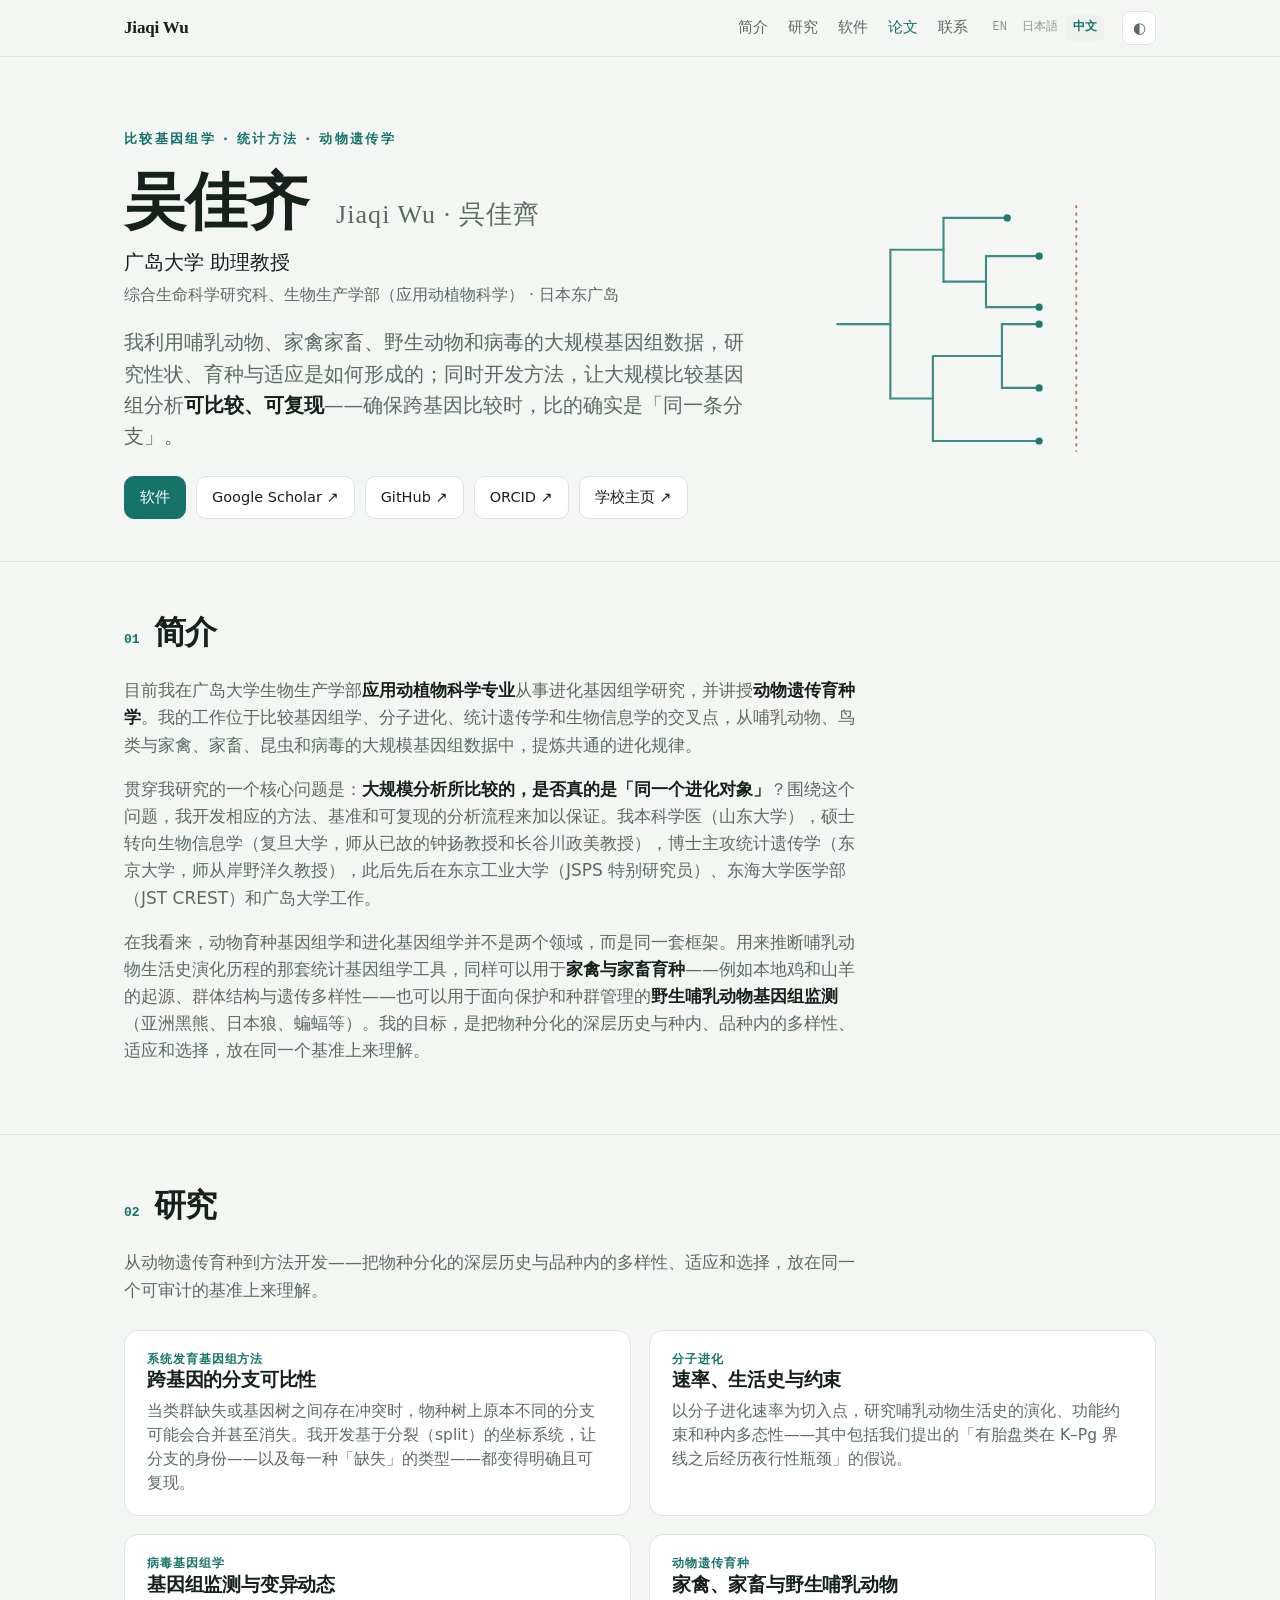
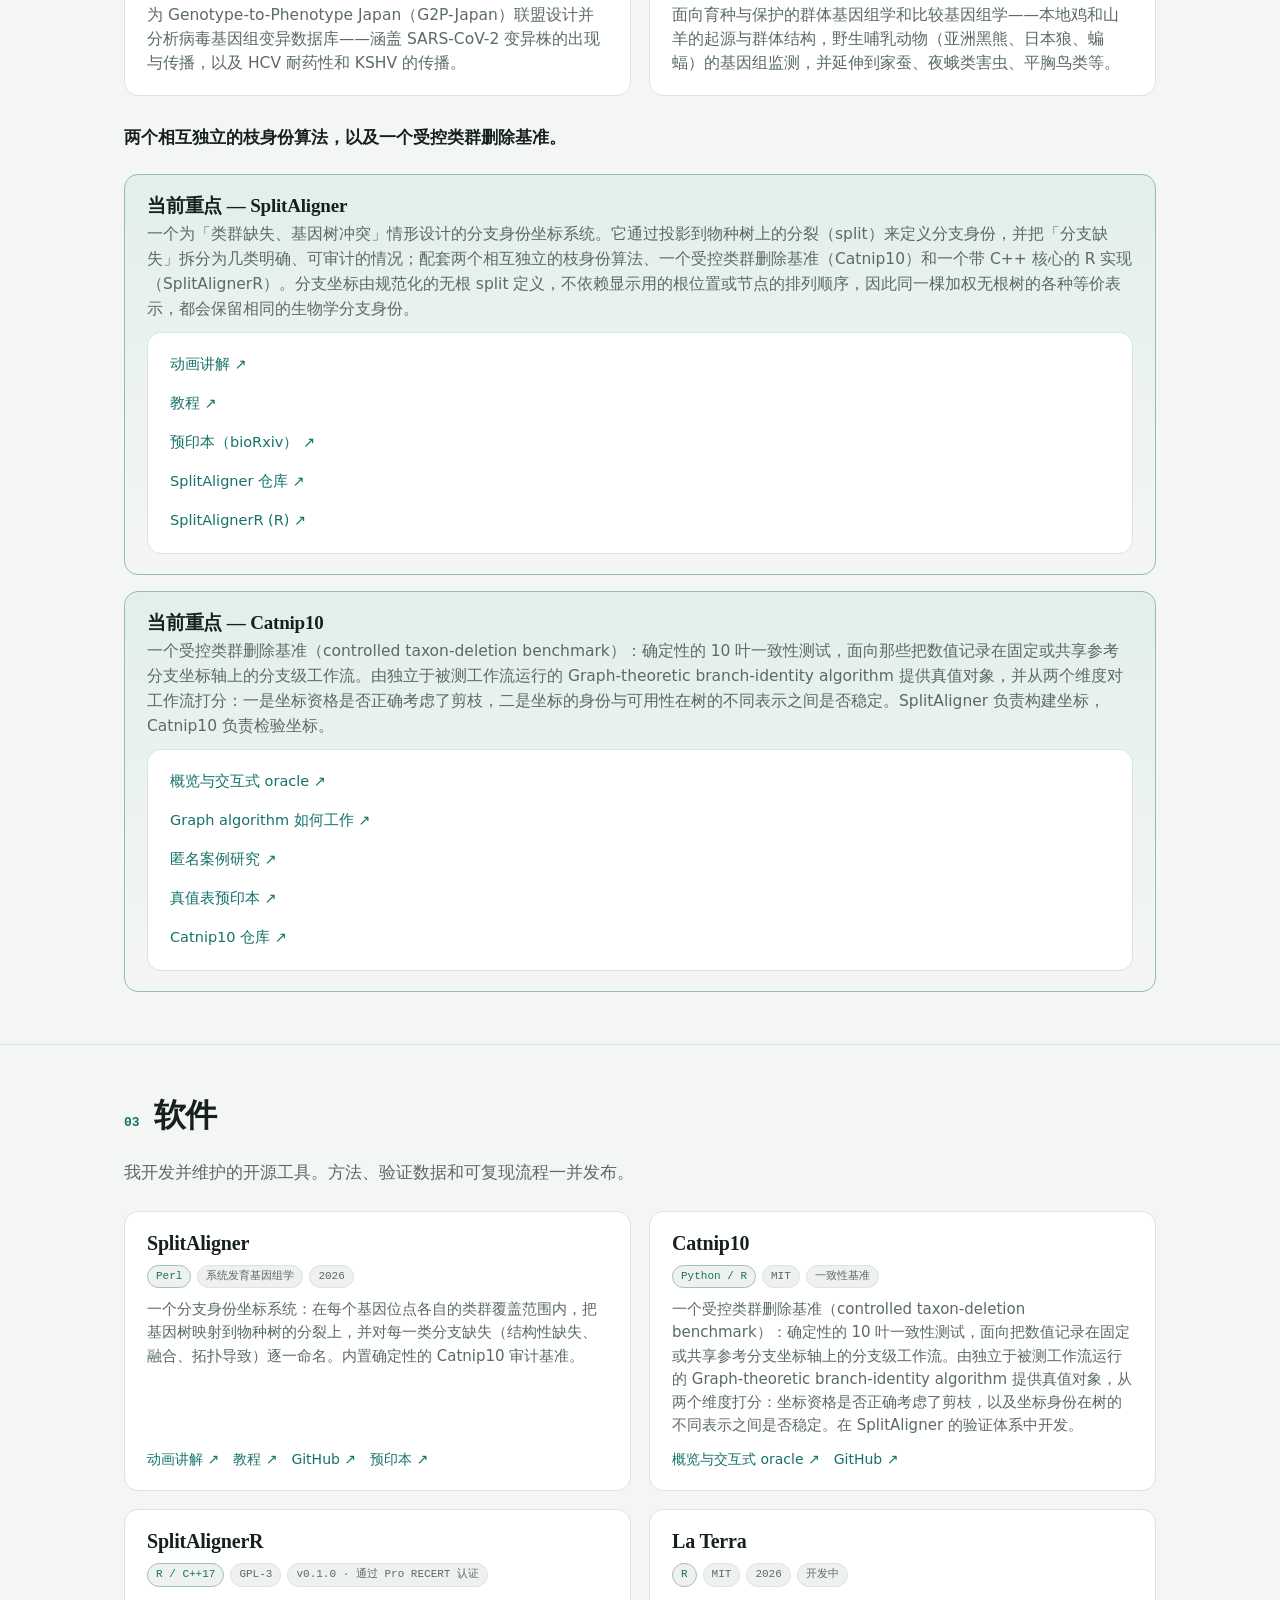
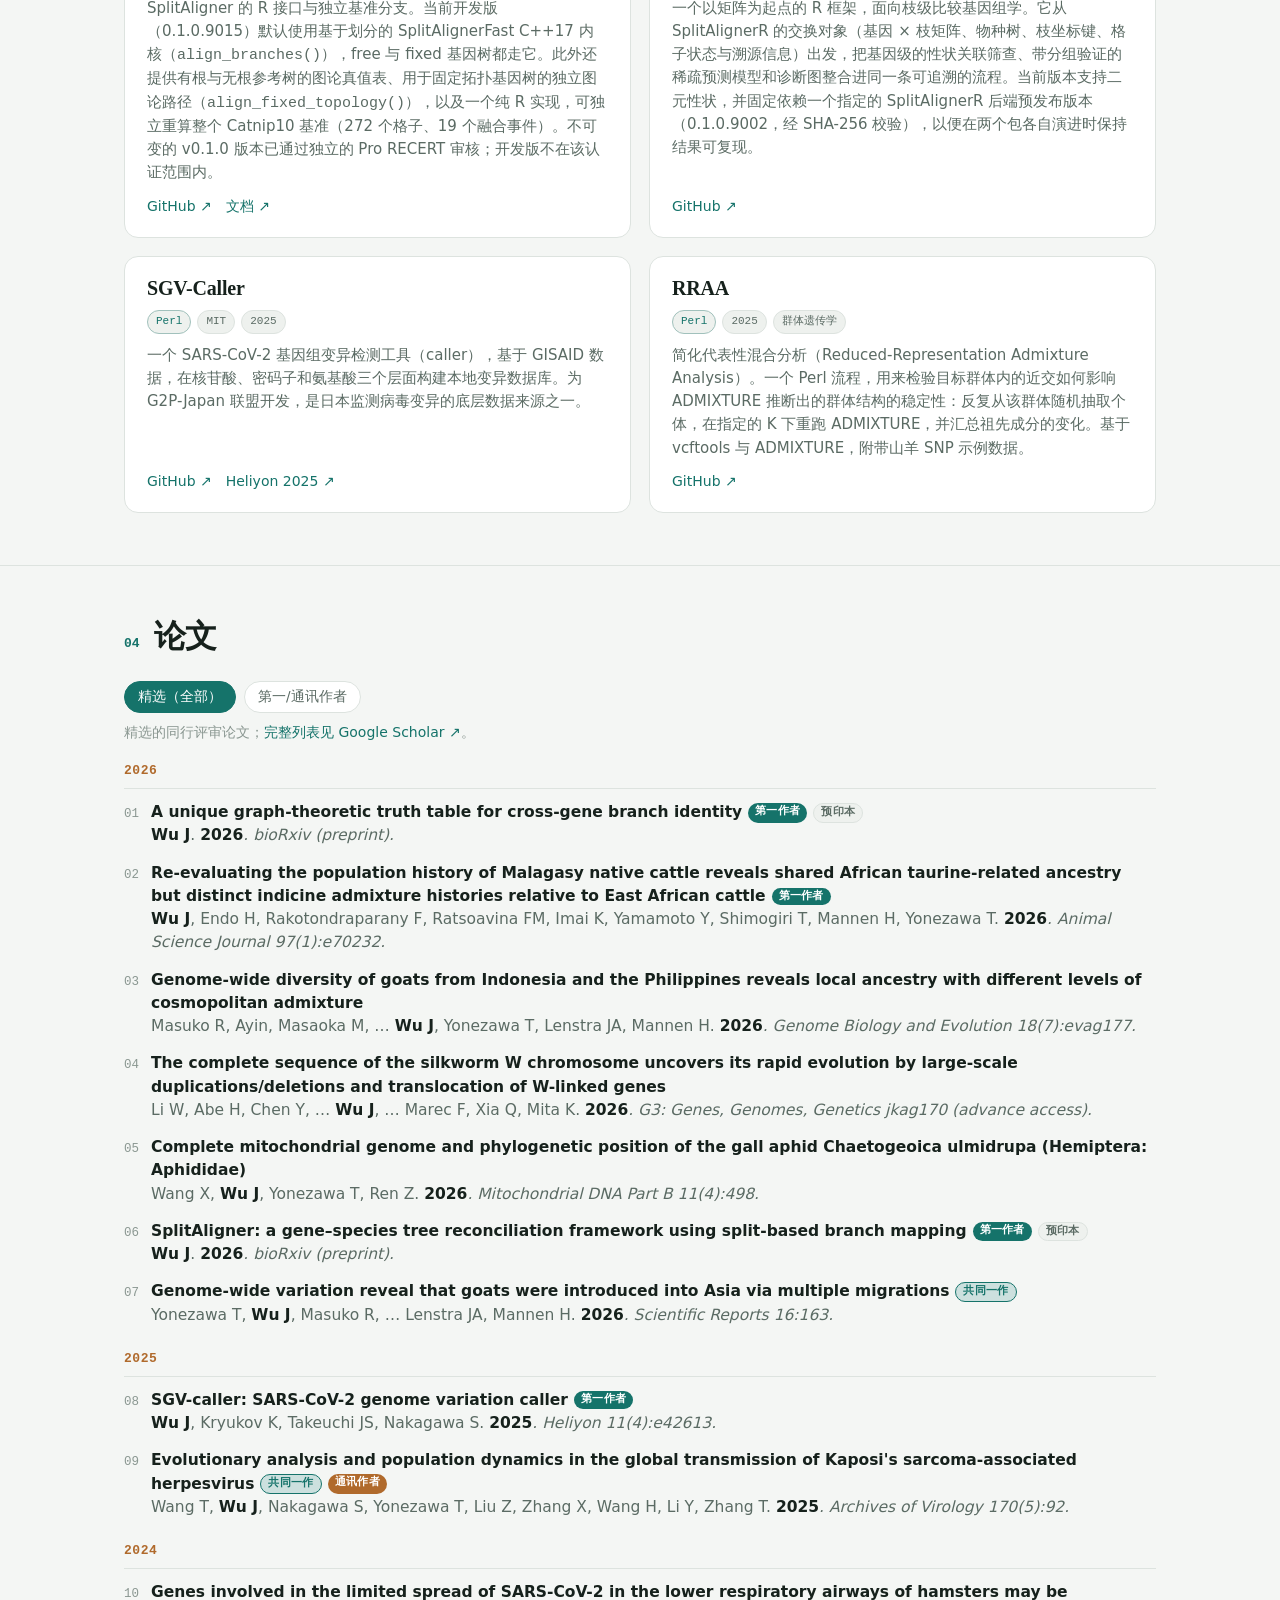
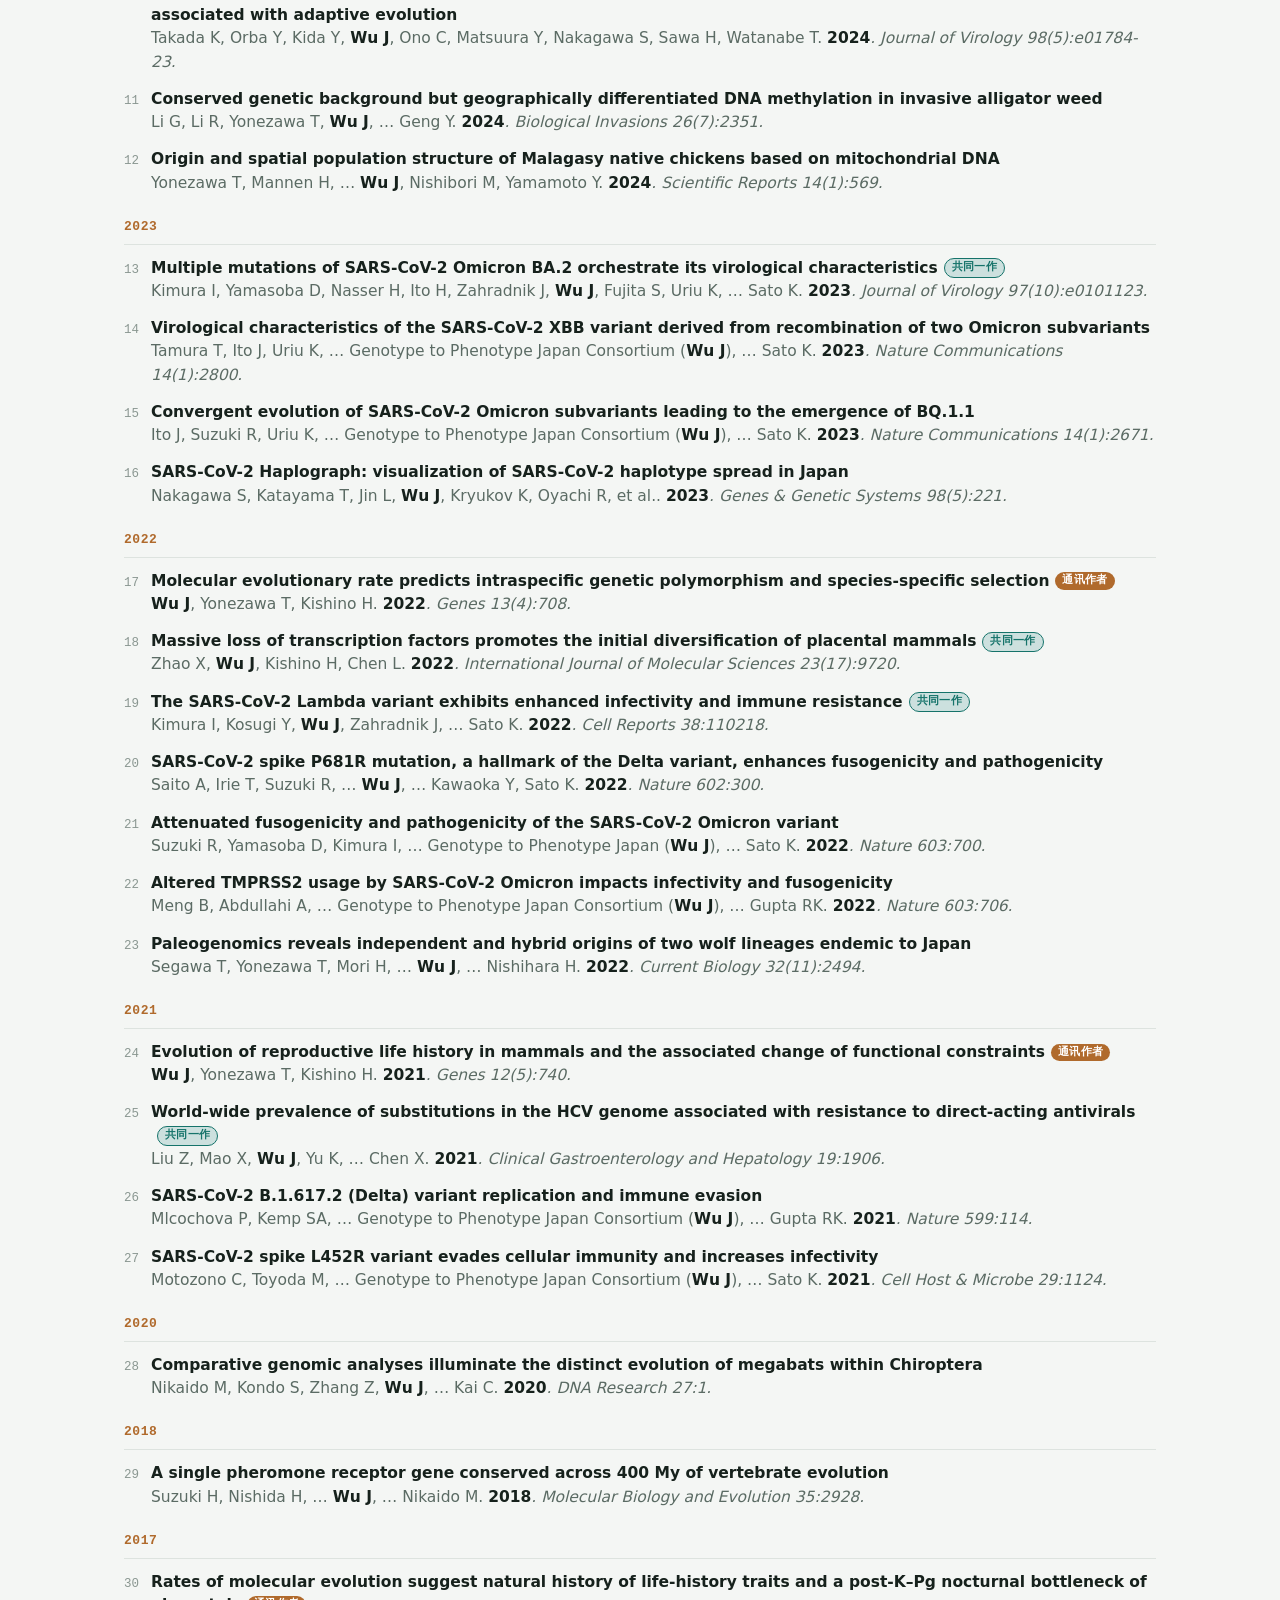
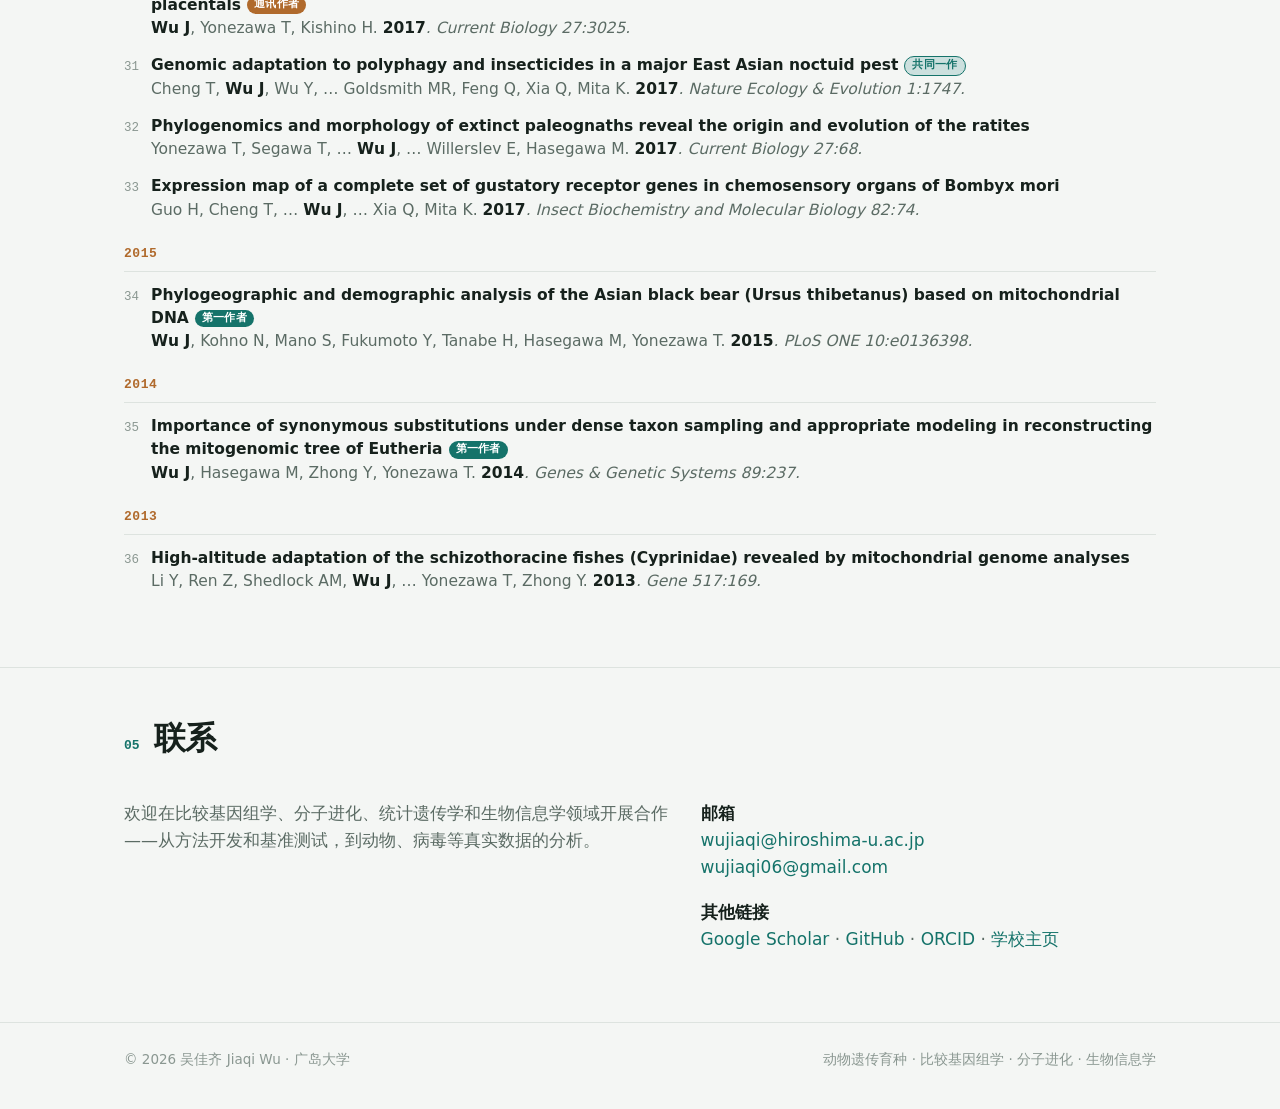
<file: index_zh.html>
<!doctype html>
<html lang="zh-Hans">
<head>
<meta charset="utf-8">
<meta name="viewport" content="width=device-width, initial-scale=1">
<title>吴佳齐 Jiaqi Wu — 计算与比较基因组学</title>
<meta name="description" content="吴佳齐（呉佳齊 / Jiaqi Wu），广岛大学助理教授。计算与比较基因组学、统计遗传学与生物信息学——开发让大规模基因组分析可比较、可复现的方法、基准与开源软件，并应用于动物遗传育种、野生哺乳动物基因组监测与病毒基因组监测。">
<link rel="canonical" href="https://wujiaqi06.github.io/index_zh.html">
<link rel="alternate" hreflang="en" href="https://wujiaqi06.github.io/">
<link rel="alternate" hreflang="ja" href="https://wujiaqi06.github.io/index_ja.html">
<link rel="alternate" hreflang="zh-Hans" href="https://wujiaqi06.github.io/index_zh.html">
<link rel="alternate" hreflang="x-default" href="https://wujiaqi06.github.io/">
<link rel="icon" type="image/svg+xml" href="data:image/svg+xml,%3Csvg xmlns='http://www.w3.org/2000/svg' viewBox='0 0 32 32'%3E%3Crect width='32' height='32' rx='7' fill='%2315736a'/%3E%3Cpath d='M5 16h6M11 9v14M11 9h8M11 23h8M19 6v6M19 6h6M19 12h6M19 20v6M19 20h6M19 26h6' fill='none' stroke='%23fff' stroke-width='2.2' stroke-linecap='round'/%3E%3C/svg%3E">
<meta property="og:type" content="profile">
<meta property="og:site_name" content="Jiaqi Wu">
<meta property="og:title" content="吴佳齐 Jiaqi Wu — 计算与比较基因组学">
<meta property="og:description" content="吴佳齐（呉佳齊 / Jiaqi Wu），广岛大学助理教授。计算与比较基因组学、统计遗传学与生物信息学——开发让大规模基因组分析可比较、可复现的方法、基准与开源软件，并应用于动物遗传育种、野生哺乳动物基因组监测与病毒基因组监测。">
<meta property="og:url" content="https://wujiaqi06.github.io/index_zh.html">
<meta property="og:locale" content="zh_CN">
<meta name="twitter:card" content="summary">
<script type="application/ld+json">{"@context": "https://schema.org", "@type": "Person", "name": "Jiaqi Wu", "alternateName": ["呉佳齊", "吴佳齐", "ウー・ジャーチー"], "jobTitle": "助理教授", "worksFor": {"@type": "CollegeOrUniversity", "name": "Hiroshima University", "url": "https://www.hiroshima-u.ac.jp/"}, "url": "https://wujiaqi06.github.io/", "email": "mailto:wujiaqi@hiroshima-u.ac.jp", "sameAs": ["https://orcid.org/0000-0002-9367-675X", "https://scholar.google.com/citations?user=z6IPkcoAAAAJ", "https://github.com/wujiaqi06", "https://seeds.office.hiroshima-u.ac.jp/profile/ja.c049548abe9b045d520e17560c007669.html"], "knowsAbout": ["comparative genomics", "molecular evolution", "statistical genetics", "bioinformatics", "phylogenomics", "animal genetics and breeding"]}</script>
<style>
  :root{
    --paper:#f4f6f4; --surface:#ffffff; --surface2:#eef1ee; --line:#dde3df;
    --ink:#16211c; --muted:#5b6b64; --faint:#8a9791;
    --accent:#15736a;        /* deep viridian */
    --accent-2:#b06a2c;      /* ochre, sparing */
    --accent-soft:#e2efec;
    --serif:"Charter","Iowan Old Style","Palatino Linotype",Palatino,Georgia,"Times New Roman",serif;
    --sans:ui-sans-serif,system-ui,-apple-system,"Segoe UI",Roboto,Helvetica,Arial,sans-serif;
    --mono:ui-monospace,"SF Mono","JetBrains Mono",Menlo,Consolas,monospace;
    --maxw:1080px;
  }
  @media (prefers-color-scheme:dark){
    :root{
      --paper:#0f1613; --surface:#151d19; --surface2:#1b241f; --line:#2a352f;
      --ink:#e7efea; --muted:#a2b1aa; --faint:#75847d;
      --accent:#4bb7a8; --accent-2:#d8974f; --accent-soft:#17302b;
    }
  }
  :root[data-theme="dark"]{
    --paper:#0f1613; --surface:#151d19; --surface2:#1b241f; --line:#2a352f;
    --ink:#e7efea; --muted:#a2b1aa; --faint:#75847d;
    --accent:#4bb7a8; --accent-2:#d8974f; --accent-soft:#17302b;
  }
  :root[data-theme="light"]{
    --paper:#f4f6f4; --surface:#ffffff; --surface2:#eef1ee; --line:#dde3df;
    --ink:#16211c; --muted:#5b6b64; --faint:#8a9791;
    --accent:#15736a; --accent-2:#b06a2c; --accent-soft:#e2efec;
  }

  *{box-sizing:border-box}
  html{scroll-behavior:smooth}
  @media (prefers-reduced-motion:reduce){ html{scroll-behavior:auto} }
  body{margin:0; background:var(--paper); color:var(--ink); font-family:var(--sans);
    line-height:1.6; -webkit-font-smoothing:antialiased; font-size:17px}
  h1,h2,h3{font-family:var(--serif); font-weight:600; line-height:1.15; letter-spacing:-.01em}
  a{color:var(--accent); text-decoration:none}
  a:hover{text-decoration:underline}
  .wrap{max-width:var(--maxw); margin:0 auto; padding:0 24px}
  .mono{font-family:var(--mono)}

  /* Nav */
  header.nav{position:sticky; top:0; z-index:50; backdrop-filter:saturate(1.4) blur(8px);
    background:color-mix(in srgb,var(--paper) 86%, transparent); border-bottom:1px solid var(--line)}
  .nav-inner{max-width:var(--maxw); margin:0 auto; padding:11px 24px; display:flex; align-items:center; gap:18px}
  .nav-name{font-family:var(--serif); font-weight:600; font-size:17px; letter-spacing:-.01em; margin-right:auto}
  .nav-name a{color:var(--ink)}
  .nav-links{display:flex; gap:20px; align-items:center}
  .nav-links a{color:var(--muted); font-size:14.5px}
  .nav-links a:hover,.nav-links a.active{color:var(--accent); text-decoration:none}
  .lang-switch{display:flex; gap:1px; align-items:center; font-family:var(--mono); font-size:12px}
  .lang-switch a{color:var(--faint); padding:3px 7px; border-radius:6px; text-decoration:none}
  .lang-switch a:hover{color:var(--accent)}
  .lang-switch a.cur{color:var(--accent); background:var(--surface2); font-weight:700}
  .theme-btn{border:1px solid var(--line); background:var(--surface); color:var(--muted); border-radius:8px;
    width:34px; height:34px; cursor:pointer; font-size:15px; display:grid; place-items:center}
  .theme-btn:hover{color:var(--accent); border-color:var(--accent)}
  @media (max-width:720px){
    .nav-inner{padding:10px 16px; gap:8px}
    .nav-links{display:none}
    .nav-name,.lang-switch{white-space:nowrap}
    .lang-switch{margin-left:auto}
    .lang-switch a{padding:3px 5px}
    .theme-btn{flex:0 0 34px}
  }

  /* Hero */
  .hero{padding:72px 0 42px; position:relative; overflow:hidden}
  .hero-grid{display:grid; grid-template-columns:1.5fr .9fr; gap:40px; align-items:center}
  @media (max-width:820px){ .hero-grid{grid-template-columns:1fr; gap:26px} }
  .eyebrow{font-size:13px; text-transform:uppercase; letter-spacing:.18em; color:var(--accent); font-weight:700}
  .hero h1{font-size:clamp(38px,6vw,62px); margin:.28em 0 .12em}
  .hero .cjk{font-family:var(--serif); font-size:.42em; color:var(--muted); font-weight:500; letter-spacing:.04em; margin-left:.5em; white-space:nowrap}
  .hero .role{font-size:clamp(17px,2vw,20px); color:var(--ink)}
  .hero .affil{color:var(--muted); font-size:16px; margin-top:4px}
  .lead{font-size:clamp(17px,1.7vw,19.5px); color:var(--muted); max-width:60ch; margin:20px 0 24px}
  .lead em{color:var(--ink); font-style:normal; font-weight:600}
  .btns{display:flex; flex-wrap:wrap; gap:10px}
  .btn{display:inline-flex; align-items:center; gap:7px; border:1px solid var(--line); background:var(--surface);
    color:var(--ink); padding:9px 15px; border-radius:10px; font-size:14.5px; font-weight:500}
  .btn:hover{border-color:var(--accent); color:var(--accent); text-decoration:none}
  .btn.primary{background:var(--accent); border-color:var(--accent); color:#fff}
  .btn.primary:hover{background:color-mix(in srgb,var(--accent) 88%, #000); color:#fff}
  .hero-art{width:100%; height:auto; max-width:340px; margin-left:auto; opacity:.95}
  @media (max-width:820px){ .hero-art{display:none} }

  /* Sections */
  section.block{padding:52px 0; border-top:1px solid var(--line)}
  .sec-head{display:flex; align-items:baseline; gap:14px; margin-bottom:26px}
  .sec-head h2{font-size:clamp(24px,3.2vw,32px); margin:0}
  .sec-head .sec-num{font-family:var(--mono); font-size:13px; color:var(--accent); font-weight:700}
  .prose{max-width:68ch; color:var(--muted); font-size:17px}
  .prose strong{color:var(--ink)}

  /* Research cards */
  .cards{display:grid; grid-template-columns:repeat(2,1fr); gap:18px; margin-top:26px}
  @media (max-width:720px){ .cards{grid-template-columns:1fr} }
  .card{background:var(--surface); border:1px solid var(--line); border-radius:14px; padding:20px 22px}
  .card h3{font-size:19px; margin:0 0 8px; color:var(--ink)}
  .card p{margin:0; color:var(--muted); font-size:15.5px; line-height:1.55}
  .card .ktag{font-family:var(--mono); font-size:11.5px; color:var(--accent); text-transform:uppercase; letter-spacing:.08em; font-weight:700}

  .focus{margin-top:22px; background:linear-gradient(180deg,var(--accent-soft),transparent);
    border:1px solid color-mix(in srgb,var(--accent) 35%,var(--line)); border-radius:14px; padding:20px 22px}
  .focus h3{margin:0 0 6px; color:var(--ink); font-size:19px}
  .focus p{margin:0 0 10px; color:var(--muted); font-size:15.5px}

  /* Software */
  .sw-grid{display:grid; grid-template-columns:repeat(2,1fr); gap:18px}
  @media (max-width:820px){ .sw-grid{grid-template-columns:1fr} }
  .sw{background:var(--surface); border:1px solid var(--line); border-radius:14px; padding:20px 22px; display:flex; flex-direction:column; gap:10px}
  .sw h3{margin:0; font-size:20px; display:flex; align-items:baseline; gap:9px}
  .sw .meta{display:flex; flex-wrap:wrap; gap:6px}
  .pill{font-family:var(--mono); font-size:11px; padding:2px 8px; border-radius:20px; background:var(--surface2); color:var(--muted); border:1px solid var(--line)}
  .pill.lang{color:var(--accent); border-color:color-mix(in srgb,var(--accent) 30%,var(--line))}
  .sw p{margin:0; color:var(--muted); font-size:15px; line-height:1.55; flex:1}
  .sw .links{display:flex; gap:14px; font-size:14px; flex-wrap:wrap}


  /* Publications */
  .pub-controls{display:flex; gap:8px; flex-wrap:wrap; margin-bottom:8px}
  .fbtn{border:1px solid var(--line); background:var(--surface); color:var(--muted); padding:6px 13px;
    border-radius:20px; font-size:13.5px; cursor:pointer; font-family:var(--sans)}
  .fbtn.on{background:var(--accent); border-color:var(--accent); color:#fff}
  .pub-note{color:var(--faint); font-size:14px; margin:2px 0 18px}
  .year-group{margin-bottom:22px}
  .year-label{font-family:var(--mono); font-size:13px; color:var(--accent-2); font-weight:700; letter-spacing:.04em;
    padding-bottom:6px; border-bottom:1px solid var(--line); margin-bottom:12px}
  ul.pubs{list-style:none; margin:0; padding:0; display:grid; gap:14px}
  .pub{display:grid; grid-template-columns:auto 1fr; gap:12px; align-items:start}
  .pub .idx{font-family:var(--mono); font-size:12.5px; color:var(--faint); padding-top:3px; font-variant-numeric:tabular-nums}
  .pub .body{font-size:15.5px; line-height:1.5}
  .pub .title{color:var(--ink); font-weight:600}
  .pub .authors{color:var(--muted)}
  .pub .authors b{color:var(--ink); font-weight:700}
  .pub .venue{color:var(--muted); font-style:italic}
  .pub .venue .yr{font-style:normal; font-weight:600; color:var(--ink)}
  .badges{display:inline-flex; gap:6px; margin-left:6px; vertical-align:middle}
  .badge{font-family:var(--mono); font-size:10.5px; font-weight:700; padding:1px 7px; border-radius:20px; letter-spacing:.03em; white-space:nowrap}
  .badge.first{background:var(--accent); color:#fff}
  .badge.corr{background:var(--accent-2); color:#fff}
  .badge.cofirst{background:color-mix(in srgb,var(--accent) 22%,var(--surface)); color:var(--accent); border:1px solid var(--accent)}
  .badge.pre{background:var(--surface2); color:var(--muted); border:1px solid var(--line)}
  .pub[hidden]{display:none}

  /* Contact / footer */
  .contact-grid{display:grid; grid-template-columns:1.2fr 1fr; gap:30px}
  @media (max-width:720px){ .contact-grid{grid-template-columns:1fr} }
  .contact a{font-weight:500}
  footer{border-top:1px solid var(--line); padding:26px 0 40px; color:var(--faint); font-size:13.5px}
  footer .wrap{display:flex; flex-wrap:wrap; gap:10px 20px; justify-content:space-between}

  .tree-edge{fill:none; stroke:var(--accent); stroke-width:2; stroke-linecap:round; opacity:.85}
  .tree-tip{fill:var(--accent)}
  .tree-cut{stroke:var(--accent-2); stroke-width:1.6; stroke-dasharray:3 4}
</style>
</head>
<body>

<header class="nav">
  <div class="nav-inner">
    <span class="nav-name"><a href="#top">Jiaqi Wu</a></span>
    <nav class="nav-links">
      <a href="#about" data-opt>简介</a>
      <a href="#research">研究</a>
      <a href="#software">软件</a>
      <a href="#publications">论文</a>
      <a href="#contact" data-opt>联系</a>
    </nav>
    <div class="lang-switch" aria-label="Language / 言語 / 语言"><a href="index.html">EN</a><a href="index_ja.html">日本語</a><a href="index_zh.html" class="cur">中文</a></div>
    <button class="theme-btn" id="themeBtn" title="切换 明/暗" aria-label="切换配色主题">◐</button>
  </div>
</header>

<main id="top">

  <!-- HERO -->
  <section class="hero">
    <div class="wrap hero-grid">
      <div>
        <div class="eyebrow">比较基因组学 · 统计方法 · 动物遗传学</div>
        <h1>吴佳齐 <span class="cjk">Jiaqi Wu · 呉佳齊</span></h1>
        <div class="role">广岛大学 助理教授</div>
        <div class="affil">综合生命科学研究科、生物生产学部（应用动植物科学） · 日本东广岛</div>
        <p class="lead">我利用哺乳动物、家禽家畜、野生动物和病毒的大规模基因组数据，研究性状、育种与适应是如何形成的；同时开发方法，让大规模比较基因组分析<em>可比较、可复现</em>——确保跨基因比较时，比的确实是「同一条分支」。</p>
        <div class="btns">
          <a class="btn primary" href="#software">软件</a>
          <a class="btn" href="https://scholar.google.com/citations?user=z6IPkcoAAAAJ&hl=zh-CN" target="_blank" rel="noopener">Google&nbsp;Scholar ↗</a>
          <a class="btn" href="https://github.com/wujiaqi06" target="_blank" rel="noopener">GitHub ↗</a>
          <a class="btn" href="https://orcid.org/0000-0002-9367-675X" target="_blank" rel="noopener">ORCID ↗</a>
          <a class="btn" href="https://seeds.office.hiroshima-u.ac.jp/profile/ja.c049548abe9b045d520e17560c007669.html" target="_blank" rel="noopener">学校主页 ↗</a>
        </div>
      </div>
      <svg class="hero-art" viewBox="0 0 320 260" role="img" aria-label="被虚线分裂切开的、风格化的系统发育树">
        <!-- decorative cladogram + split line -->
        <g class="tree-edge">
          <path d="M20 130 H70"/>
          <path d="M70 60 V200"/>
          <path d="M70 60 H120"/>
          <path d="M70 200 H110"/>
          <path d="M120 30 V90"/>
          <path d="M120 30 H180"/>
          <path d="M120 90 H160"/>
          <path d="M160 66 V114"/>
          <path d="M160 66 H210"/>
          <path d="M160 114 H210"/>
          <path d="M110 160 V240"/>
          <path d="M110 160 H175"/>
          <path d="M110 240 H210"/>
          <path d="M175 130 V190"/>
          <path d="M175 130 H210"/>
          <path d="M175 190 H210"/>
        </g>
        <g class="tree-tip">
          <circle cx="180" cy="30" r="3.4"/><circle cx="210" cy="66" r="3.4"/><circle cx="210" cy="114" r="3.4"/>
          <circle cx="210" cy="130" r="3.4"/><circle cx="210" cy="190" r="3.4"/><circle cx="210" cy="240" r="3.4"/>
        </g>
        <path class="tree-cut" d="M245 18 V250"/>
      </svg>
    </div>
  </section>

  <!-- ABOUT -->
  <section class="block" id="about">
    <div class="wrap">
      <div class="sec-head"><span class="sec-num">01</span><h2>简介</h2></div>
      <div class="prose">
        <p>目前我在广岛大学生物生产学部<strong>应用动植物科学专业</strong>从事进化基因组学研究，并讲授<strong>动物遗传育种学</strong>。我的工作位于比较基因组学、分子进化、统计遗传学和生物信息学的交叉点，从哺乳动物、鸟类与家禽、家畜、昆虫和病毒的大规模基因组数据中，提炼共通的进化规律。</p>
        <p>贯穿我研究的一个核心问题是：<strong>大规模分析所比较的，是否真的是「同一个进化对象」</strong>？围绕这个问题，我开发相应的方法、基准和可复现的分析流程来加以保证。我本科学医（山东大学），硕士转向生物信息学（复旦大学，师从已故的钟扬教授和长谷川政美教授），博士主攻统计遗传学（东京大学，师从岸野洋久教授），此后先后在东京工业大学（JSPS 特别研究员）、东海大学医学部（JST CREST）和广岛大学工作。</p>
        <p>在我看来，动物育种基因组学和进化基因组学并不是两个领域，而是同一套框架。用来推断哺乳动物生活史演化历程的那套统计基因组学工具，同样可以用于<strong>家禽与家畜育种</strong>——例如本地鸡和山羊的起源、群体结构与遗传多样性——也可以用于面向保护和种群管理的<strong>野生哺乳动物基因组监测</strong>（亚洲黑熊、日本狼、蝙蝠等）。我的目标，是把物种分化的深层历史与种内、品种内的多样性、适应和选择，放在同一个基准上来理解。</p>
              </div>
    </div>
  </section>

  <!-- RESEARCH -->
  <section class="block" id="research">
    <div class="wrap">
      <div class="sec-head"><span class="sec-num">02</span><h2>研究</h2></div>
      <div class="prose"><p>从动物遗传育种到方法开发——把物种分化的深层历史与品种内的多样性、适应和选择，放在同一个可审计的基准上来理解。</p></div>

      <div class="cards">
        <div class="card">
          <div class="ktag">系统发育基因组方法</div>
          <h3>跨基因的分支可比性</h3>
          <p>当类群缺失或基因树之间存在冲突时，物种树上原本不同的分支可能会合并甚至消失。我开发基于分裂（split）的坐标系统，让分支的身份——以及每一种「缺失」的类型——都变得明确且可复现。</p>
        </div>
        <div class="card">
          <div class="ktag">分子进化</div>
          <h3>速率、生活史与约束</h3>
          <p>以分子进化速率为切入点，研究哺乳动物生活史的演化、功能约束和种内多态性——其中包括我们提出的「有胎盘类在 K–Pg 界线之后经历夜行性瓶颈」的假说。</p>
        </div>
        <div class="card">
          <div class="ktag">病毒基因组学</div>
          <h3>基因组监测与变异动态</h3>
          <p>为 Genotype-to-Phenotype Japan（G2P-Japan）联盟设计并分析病毒基因组变异数据库——涵盖 SARS-CoV-2 变异株的出现与传播，以及 HCV 耐药性和 KSHV 的传播。</p>
        </div>
        <div class="card">
          <div class="ktag">动物遗传育种</div>
          <h3>家禽、家畜与野生哺乳动物</h3>
          <p>面向育种与保护的群体基因组学和比较基因组学——本地鸡和山羊的起源与群体结构，野生哺乳动物（亚洲黑熊、日本狼、蝙蝠）的基因组监测，并延伸到家蚕、夜蛾类害虫、平胸鸟类等。</p>
        </div>
      </div>

      <p style="margin:28px 0 14px; font-weight:600; color:var(--ink)">两个相互独立的枝身份算法，以及一个受控类群删除基准。</p>
      <div class="focus">
        <h3>当前重点 — SplitAligner</h3>
        <p>一个为「类群缺失、基因树冲突」情形设计的分支身份坐标系统。它通过投影到物种树上的分裂（split）来定义分支身份，并把「分支缺失」拆分为几类明确、可审计的情况；配套两个相互独立的枝身份算法、一个受控类群删除基准（Catnip10）和一个带 C++ 核心的 R 实现（SplitAlignerR）。分支坐标由规范化的无根 split 定义，不依赖显示用的根位置或节点的排列顺序，因此同一棵加权无根树的各种等价表示，都会保留相同的生物学分支身份。</p>
        <div class="sw links" style="display:flex; gap:16px; flex-wrap:wrap; font-size:14.5px">
          <a href="splitaligner/SplitAligner_explainer_zh.html" target="_blank" rel="noopener">动画讲解 ↗</a>
          <a href="splitaligner/SplitAligner_tutorial_zh.html" target="_blank" rel="noopener">教程 ↗</a>
          <a href="https://doi.org/10.64898/2026.02.24.707838" target="_blank" rel="noopener">预印本（bioRxiv） ↗</a>
          <a href="https://github.com/wujiaqi06/SplitAligner" target="_blank" rel="noopener">SplitAligner 仓库 ↗</a>
          <a href="https://github.com/wujiaqi06/SplitAlignerR" target="_blank" rel="noopener">SplitAlignerR (R) ↗</a>
        </div>
      </div>
      <div class="focus" style="margin-top:16px">
        <h3>当前重点 — Catnip10</h3>
        <p>一个受控类群删除基准（controlled taxon-deletion benchmark）：确定性的 10 叶一致性测试，面向那些把数值记录在固定或共享参考分支坐标轴上的分支级工作流。由独立于被测工作流运行的 Graph-theoretic branch-identity algorithm 提供真值对象，并从两个维度对工作流打分：一是坐标资格是否正确考虑了剪枝，二是坐标的身份与可用性在树的不同表示之间是否稳定。SplitAligner 负责构建坐标，Catnip10 负责检验坐标。</p>
        <div class="sw links" style="display:flex; gap:16px; flex-wrap:wrap; font-size:14.5px">
          <a href="catnip10/index_zh.html">概览与交互式 oracle ↗</a>
          <a href="catnip10/index_zh.html#oracle">Graph algorithm 如何工作 ↗</a>
          <a href="catnip10/index_zh.html#case-study">匿名案例研究 ↗</a>
          <a href="https://doi.org/10.64898/2026.07.22.740066" target="_blank" rel="noopener">真值表预印本 ↗</a>
          <a href="https://github.com/wujiaqi06/Catnip10" target="_blank" rel="noopener">Catnip10 仓库 ↗</a>
        </div>
      </div>
    </div>
  </section>

  <!-- SOFTWARE -->
  <section class="block" id="software">
    <div class="wrap">
      <div class="sec-head"><span class="sec-num">03</span><h2>软件</h2></div>
      <div class="prose"><p>我开发并维护的开源工具。方法、验证数据和可复现流程一并发布。</p></div>
      <div class="sw-grid" style="margin-top:24px">

        <div class="sw">
          <h3>SplitAligner</h3>
          <div class="meta"><span class="pill lang">Perl</span><span class="pill">系统发育基因组学</span><span class="pill">2026</span></div>
          <p>一个分支身份坐标系统：在每个基因位点各自的类群覆盖范围内，把基因树映射到物种树的分裂上，并对每一类分支缺失（结构性缺失、融合、拓扑导致）逐一命名。内置确定性的 Catnip10 审计基准。</p>
          <div class="links">
            <a href="splitaligner/SplitAligner_explainer_zh.html" target="_blank" rel="noopener">动画讲解 ↗</a>
          <a href="splitaligner/SplitAligner_tutorial_zh.html" target="_blank" rel="noopener">教程 ↗</a>
            <a href="https://github.com/wujiaqi06/SplitAligner" target="_blank" rel="noopener">GitHub ↗</a>
            <a href="https://doi.org/10.64898/2026.02.24.707838" target="_blank" rel="noopener">预印本 ↗</a>
          </div>
        </div>

        <div class="sw">
          <h3>Catnip10</h3>
          <div class="meta"><span class="pill lang">Python / R</span><span class="pill">MIT</span><span class="pill">一致性基准</span></div>
          <p>一个受控类群删除基准（controlled taxon-deletion benchmark）：确定性的 10 叶一致性测试，面向把数值记录在固定或共享参考分支坐标轴上的分支级工作流。由独立于被测工作流运行的 Graph-theoretic branch-identity algorithm 提供真值对象，从两个维度打分：坐标资格是否正确考虑了剪枝，以及坐标身份在树的不同表示之间是否稳定。在 SplitAligner 的验证体系中开发。</p>
          <div class="links">
            <a href="catnip10/index_zh.html">概览与交互式 oracle ↗</a>
            <a href="https://github.com/wujiaqi06/Catnip10" target="_blank" rel="noopener">GitHub ↗</a>
          </div>
        </div>

        <div class="sw">
          <h3>SplitAlignerR</h3>
          <div class="meta"><span class="pill lang">R / C++17</span><span class="pill">GPL-3</span><span class="pill">v0.1.0 · 通过 Pro RECERT 认证</span></div>
          <p>SplitAligner 的 R 接口与独立基准分支。当前开发版（0.1.0.9015）默认使用基于划分的 SplitAlignerFast C++17 内核（<code>align_branches()</code>），free 与 fixed 基因树都走它。此外还提供有根与无根参考树的图论真值表、用于固定拓扑基因树的独立图论路径（<code>align_fixed_topology()</code>），以及一个纯 R 实现，可独立重算整个 Catnip10 基准（272 个格子、19 个融合事件）。不可变的 v0.1.0 版本已通过独立的 Pro RECERT 审核；开发版不在该认证范围内。</p>
          <div class="links">
            <a href="https://github.com/wujiaqi06/SplitAlignerR" target="_blank" rel="noopener">GitHub ↗</a>
            <a href="https://wujiaqi06.github.io/SplitAlignerR/" target="_blank" rel="noopener">文档 ↗</a>
          </div>
        </div>

        <div class="sw">
          <h3>La Terra</h3>
          <div class="meta"><span class="pill lang">R</span><span class="pill">MIT</span><span class="pill">2026</span><span class="pill">开发中</span></div>
          <p>一个以矩阵为起点的 R 框架，面向枝级比较基因组学。它从 SplitAlignerR 的交换对象（基因 × 枝矩阵、物种树、枝坐标键、格子状态与溯源信息）出发，把基因级的性状关联筛查、带分组验证的稀疏预测模型和诊断图整合进同一条可追溯的流程。当前版本支持二元性状，并固定依赖一个指定的 SplitAlignerR 后端预发布版本（0.1.0.9002，经 SHA-256 校验），以便在两个包各自演进时保持结果可复现。</p>
          <div class="links">
            <a href="https://github.com/wujiaqi06/LaTerra" target="_blank" rel="noopener">GitHub ↗</a>
          </div>
        </div>

        <div class="sw">
          <h3>SGV-Caller</h3>
          <div class="meta"><span class="pill lang">Perl</span><span class="pill">MIT</span><span class="pill">2025</span></div>
          <p>一个 SARS-CoV-2 基因组变异检测工具（caller），基于 GISAID 数据，在核苷酸、密码子和氨基酸三个层面构建本地变异数据库。为 G2P-Japan 联盟开发，是日本监测病毒变异的底层数据来源之一。</p>
          <div class="links">
            <a href="https://github.com/wujiaqi06/SGV-caller" target="_blank" rel="noopener">GitHub ↗</a>
            <a href="https://doi.org/10.1016/j.heliyon.2025.e42613" target="_blank" rel="noopener">Heliyon 2025 ↗</a>
          </div>
        </div>

        <div class="sw">
          <h3>RRAA</h3>
          <div class="meta"><span class="pill lang">Perl</span><span class="pill">2025</span><span class="pill">群体遗传学</span></div>
          <p>简化代表性混合分析（Reduced-Representation Admixture Analysis）。一个 Perl 流程，用来检验目标群体内的近交如何影响 ADMIXTURE 推断出的群体结构的稳定性：反复从该群体随机抽取个体，在指定的 K 下重跑 ADMIXTURE，并汇总祖先成分的变化。基于 vcftools 与 ADMIXTURE，附带山羊 SNP 示例数据。</p>
          <div class="links">
            <a href="https://github.com/wujiaqi06/RRAA" target="_blank" rel="noopener">GitHub ↗</a>
          </div>
        </div>

      </div>
    </div>
  </section>

  <!-- PUBLICATIONS -->
  <section class="block" id="publications">
    <div class="wrap">
      <div class="sec-head"><span class="sec-num">04</span><h2>论文</h2></div>
      <div class="pub-controls">
        <button class="fbtn on" data-filter="all">精选（全部）</button>
        <button class="fbtn" data-filter="lead">第一/通讯作者</button>
      </div>
      <p class="pub-note">精选的同行评审论文；<a href="https://scholar.google.com/citations?user=z6IPkcoAAAAJ&hl=zh-CN" target="_blank" rel="noopener">完整列表见 Google&nbsp;Scholar ↗</a>。</p>
      <div id="pubList">
        <div class="year-group"><div class="year-label">2026</div>
        <ul class="pubs">
          <li class="pub"><span class="idx">01</span><span class="body"><a class="title" href="https://doi.org/10.64898/2026.07.22.740066" target="_blank" rel="noopener">A unique graph-theoretic truth table for cross-gene branch identity</a><span class="badges"><span class="badge first">第一作者</span><span class="badge pre">preprint</span></span><br><span class="authors"><b>Wu J</b>.</span> <span class="venue"><span class="yr">2026</span>. bioRxiv (preprint).</span></span></li>
          <li class="pub"><span class="idx">02</span><span class="body"><a class="title" href="https://doi.org/10.1111/asj.70232" target="_blank" rel="noopener">Re-evaluating the population history of Malagasy native cattle reveals shared African taurine-related ancestry but distinct indicine admixture histories relative to East African cattle</a><span class="badges"><span class="badge first">第一作者</span></span><br><span class="authors"><b>Wu J</b>, Endo H, Rakotondraparany F, Ratsoavina FM, Imai K, Yamamoto Y, Shimogiri T, Mannen H, Yonezawa T.</span> <span class="venue"><span class="yr">2026</span>. Animal Science Journal 97(1):e70232.</span></span></li>
          <li class="pub"><span class="idx">03</span><span class="body"><a class="title" href="https://doi.org/10.1093/gbe/evag177" target="_blank" rel="noopener">Genome-wide diversity of goats from Indonesia and the Philippines reveals local ancestry with different levels of cosmopolitan admixture</a><br><span class="authors">Masuko R, Ayin, Masaoka M, … <b>Wu J</b>, Yonezawa T, Lenstra JA, Mannen H.</span> <span class="venue"><span class="yr">2026</span>. Genome Biology and Evolution 18(7):evag177.</span></span></li>
          <li class="pub"><span class="idx">04</span><span class="body"><a class="title" href="https://doi.org/10.1093/g3journal/jkag170" target="_blank" rel="noopener">The complete sequence of the silkworm W chromosome uncovers its rapid evolution by large-scale duplications/deletions and translocation of W-linked genes</a><br><span class="authors">Li W, Abe H, Chen Y, … <b>Wu J</b>, … Marec F, Xia Q, Mita K.</span> <span class="venue"><span class="yr">2026</span>. G3: Genes, Genomes, Genetics jkag170 (advance access).</span></span></li>
          <li class="pub"><span class="idx">05</span><span class="body"><a class="title" href="https://doi.org/10.1080/23802359.2026.2638669" target="_blank" rel="noopener">Complete mitochondrial genome and phylogenetic position of the gall aphid Chaetogeoica ulmidrupa (Hemiptera: Aphididae)</a><br><span class="authors">Wang X, <b>Wu J</b>, Yonezawa T, Ren Z.</span> <span class="venue"><span class="yr">2026</span>. Mitochondrial DNA Part B 11(4):498.</span></span></li>
          <li class="pub"><span class="idx">06</span><span class="body"><a class="title" href="https://doi.org/10.64898/2026.02.24.707838" target="_blank" rel="noopener">SplitAligner: a gene–species tree reconciliation framework using split-based branch mapping</a><span class="badges"><span class="badge first">第一作者</span><span class="badge pre">preprint</span></span><br><span class="authors"><b>Wu J</b>.</span> <span class="venue"><span class="yr">2026</span>. bioRxiv (preprint).</span></span></li>
          <li class="pub"><span class="idx">07</span><span class="body"><a class="title" href="https://doi.org/10.1038/s41598-025-29204-x" target="_blank" rel="noopener">Genome-wide variation reveal that goats were introduced into Asia via multiple migrations</a><span class="badges"><span class="badge cofirst">共同一作</span></span><br><span class="authors">Yonezawa T, <b>Wu J</b>, Masuko R, … Lenstra JA, Mannen H.</span> <span class="venue"><span class="yr">2026</span>. Scientific Reports 16:163.</span></span></li>
        </ul></div>
        <div class="year-group"><div class="year-label">2025</div>
        <ul class="pubs">
          <li class="pub"><span class="idx">08</span><span class="body"><a class="title" href="https://doi.org/10.1016/j.heliyon.2025.e42613" target="_blank" rel="noopener">SGV-caller: SARS-CoV-2 genome variation caller</a><span class="badges"><span class="badge first">第一作者</span></span><br><span class="authors"><b>Wu J</b>, Kryukov K, Takeuchi JS, Nakagawa S.</span> <span class="venue"><span class="yr">2025</span>. Heliyon 11(4):e42613.</span></span></li>
          <li class="pub"><span class="idx">09</span><span class="body"><a class="title" href="https://doi.org/10.1007/s00705-025-06259-9" target="_blank" rel="noopener">Evolutionary analysis and population dynamics in the global transmission of Kaposi's sarcoma-associated herpesvirus</a><span class="badges"><span class="badge cofirst">共同一作</span><span class="badge corr">通讯作者</span></span><br><span class="authors">Wang T, <b>Wu J</b>, Nakagawa S, Yonezawa T, Liu Z, Zhang X, Wang H, Li Y, Zhang T.</span> <span class="venue"><span class="yr">2025</span>. Archives of Virology 170(5):92.</span></span></li>
        </ul></div>
        <div class="year-group"><div class="year-label">2024</div>
        <ul class="pubs">
          <li class="pub"><span class="idx">10</span><span class="body"><a class="title" href="https://doi.org/10.1128/jvi.01784-23" target="_blank" rel="noopener">Genes involved in the limited spread of SARS-CoV-2 in the lower respiratory airways of hamsters may be associated with adaptive evolution</a><br><span class="authors">Takada K, Orba Y, Kida Y, <b>Wu J</b>, Ono C, Matsuura Y, Nakagawa S, Sawa H, Watanabe T.</span> <span class="venue"><span class="yr">2024</span>. Journal of Virology 98(5):e01784-23.</span></span></li>
          <li class="pub"><span class="idx">11</span><span class="body"><span class="title">Conserved genetic background but geographically differentiated DNA methylation in invasive alligator weed</span><br><span class="authors">Li G, Li R, Yonezawa T, <b>Wu J</b>, … Geng Y.</span> <span class="venue"><span class="yr">2024</span>. Biological Invasions 26(7):2351.</span></span></li>
          <li class="pub"><span class="idx">12</span><span class="body"><span class="title">Origin and spatial population structure of Malagasy native chickens based on mitochondrial DNA</span><br><span class="authors">Yonezawa T, Mannen H, … <b>Wu J</b>, Nishibori M, Yamamoto Y.</span> <span class="venue"><span class="yr">2024</span>. Scientific Reports 14(1):569.</span></span></li>
        </ul></div>
        <div class="year-group"><div class="year-label">2023</div>
        <ul class="pubs">
          <li class="pub"><span class="idx">13</span><span class="body"><span class="title">Multiple mutations of SARS-CoV-2 Omicron BA.2 orchestrate its virological characteristics</span><span class="badges"><span class="badge cofirst">共同一作</span></span><br><span class="authors">Kimura I, Yamasoba D, Nasser H, Ito H, Zahradnik J, <b>Wu J</b>, Fujita S, Uriu K, … Sato K.</span> <span class="venue"><span class="yr">2023</span>. Journal of Virology 97(10):e0101123.</span></span></li>
          <li class="pub"><span class="idx">14</span><span class="body"><span class="title">Virological characteristics of the SARS-CoV-2 XBB variant derived from recombination of two Omicron subvariants</span><br><span class="authors">Tamura T, Ito J, Uriu K, … Genotype to Phenotype Japan Consortium (<b>Wu J</b>), … Sato K.</span> <span class="venue"><span class="yr">2023</span>. Nature Communications 14(1):2800.</span></span></li>
          <li class="pub"><span class="idx">15</span><span class="body"><span class="title">Convergent evolution of SARS-CoV-2 Omicron subvariants leading to the emergence of BQ.1.1</span><br><span class="authors">Ito J, Suzuki R, Uriu K, … Genotype to Phenotype Japan Consortium (<b>Wu J</b>), … Sato K.</span> <span class="venue"><span class="yr">2023</span>. Nature Communications 14(1):2671.</span></span></li>
          <li class="pub"><span class="idx">16</span><span class="body"><span class="title">SARS-CoV-2 Haplograph: visualization of SARS-CoV-2 haplotype spread in Japan</span><br><span class="authors">Nakagawa S, Katayama T, Jin L, <b>Wu J</b>, Kryukov K, Oyachi R, et al..</span> <span class="venue"><span class="yr">2023</span>. Genes &amp; Genetic Systems 98(5):221.</span></span></li>
        </ul></div>
        <div class="year-group"><div class="year-label">2022</div>
        <ul class="pubs">
          <li class="pub"><span class="idx">17</span><span class="body"><span class="title">Molecular evolutionary rate predicts intraspecific genetic polymorphism and species-specific selection</span><span class="badges"><span class="badge corr">通讯作者</span></span><br><span class="authors"><b>Wu J</b>, Yonezawa T, Kishino H.</span> <span class="venue"><span class="yr">2022</span>. Genes 13(4):708.</span></span></li>
          <li class="pub"><span class="idx">18</span><span class="body"><span class="title">Massive loss of transcription factors promotes the initial diversification of placental mammals</span><span class="badges"><span class="badge cofirst">共同一作</span></span><br><span class="authors">Zhao X, <b>Wu J</b>, Kishino H, Chen L.</span> <span class="venue"><span class="yr">2022</span>. International Journal of Molecular Sciences 23(17):9720.</span></span></li>
          <li class="pub"><span class="idx">19</span><span class="body"><span class="title">The SARS-CoV-2 Lambda variant exhibits enhanced infectivity and immune resistance</span><span class="badges"><span class="badge cofirst">共同一作</span></span><br><span class="authors">Kimura I, Kosugi Y, <b>Wu J</b>, Zahradnik J, … Sato K.</span> <span class="venue"><span class="yr">2022</span>. Cell Reports 38:110218.</span></span></li>
          <li class="pub"><span class="idx">20</span><span class="body"><span class="title">SARS-CoV-2 spike P681R mutation, a hallmark of the Delta variant, enhances fusogenicity and pathogenicity</span><br><span class="authors">Saito A, Irie T, Suzuki R, … <b>Wu J</b>, … Kawaoka Y, Sato K.</span> <span class="venue"><span class="yr">2022</span>. Nature 602:300.</span></span></li>
          <li class="pub"><span class="idx">21</span><span class="body"><span class="title">Attenuated fusogenicity and pathogenicity of the SARS-CoV-2 Omicron variant</span><br><span class="authors">Suzuki R, Yamasoba D, Kimura I, … Genotype to Phenotype Japan (<b>Wu J</b>), … Sato K.</span> <span class="venue"><span class="yr">2022</span>. Nature 603:700.</span></span></li>
          <li class="pub"><span class="idx">22</span><span class="body"><span class="title">Altered TMPRSS2 usage by SARS-CoV-2 Omicron impacts infectivity and fusogenicity</span><br><span class="authors">Meng B, Abdullahi A, … Genotype to Phenotype Japan Consortium (<b>Wu J</b>), … Gupta RK.</span> <span class="venue"><span class="yr">2022</span>. Nature 603:706.</span></span></li>
          <li class="pub"><span class="idx">23</span><span class="body"><span class="title">Paleogenomics reveals independent and hybrid origins of two wolf lineages endemic to Japan</span><br><span class="authors">Segawa T, Yonezawa T, Mori H, … <b>Wu J</b>, … Nishihara H.</span> <span class="venue"><span class="yr">2022</span>. Current Biology 32(11):2494.</span></span></li>
        </ul></div>
        <div class="year-group"><div class="year-label">2021</div>
        <ul class="pubs">
          <li class="pub"><span class="idx">24</span><span class="body"><span class="title">Evolution of reproductive life history in mammals and the associated change of functional constraints</span><span class="badges"><span class="badge corr">通讯作者</span></span><br><span class="authors"><b>Wu J</b>, Yonezawa T, Kishino H.</span> <span class="venue"><span class="yr">2021</span>. Genes 12(5):740.</span></span></li>
          <li class="pub"><span class="idx">25</span><span class="body"><span class="title">World-wide prevalence of substitutions in the HCV genome associated with resistance to direct-acting antivirals</span><span class="badges"><span class="badge cofirst">共同一作</span></span><br><span class="authors">Liu Z, Mao X, <b>Wu J</b>, Yu K, … Chen X.</span> <span class="venue"><span class="yr">2021</span>. Clinical Gastroenterology and Hepatology 19:1906.</span></span></li>
          <li class="pub"><span class="idx">26</span><span class="body"><span class="title">SARS-CoV-2 B.1.617.2 (Delta) variant replication and immune evasion</span><br><span class="authors">Mlcochova P, Kemp SA, … Genotype to Phenotype Japan Consortium (<b>Wu J</b>), … Gupta RK.</span> <span class="venue"><span class="yr">2021</span>. Nature 599:114.</span></span></li>
          <li class="pub"><span class="idx">27</span><span class="body"><span class="title">SARS-CoV-2 spike L452R variant evades cellular immunity and increases infectivity</span><br><span class="authors">Motozono C, Toyoda M, … Genotype to Phenotype Japan Consortium (<b>Wu J</b>), … Sato K.</span> <span class="venue"><span class="yr">2021</span>. Cell Host &amp; Microbe 29:1124.</span></span></li>
        </ul></div>
        <div class="year-group"><div class="year-label">2020</div>
        <ul class="pubs">
          <li class="pub"><span class="idx">28</span><span class="body"><span class="title">Comparative genomic analyses illuminate the distinct evolution of megabats within Chiroptera</span><br><span class="authors">Nikaido M, Kondo S, Zhang Z, <b>Wu J</b>, … Kai C.</span> <span class="venue"><span class="yr">2020</span>. DNA Research 27:1.</span></span></li>
        </ul></div>
        <div class="year-group"><div class="year-label">2018</div>
        <ul class="pubs">
          <li class="pub"><span class="idx">29</span><span class="body"><span class="title">A single pheromone receptor gene conserved across 400 My of vertebrate evolution</span><br><span class="authors">Suzuki H, Nishida H, … <b>Wu J</b>, … Nikaido M.</span> <span class="venue"><span class="yr">2018</span>. Molecular Biology and Evolution 35:2928.</span></span></li>
        </ul></div>
        <div class="year-group"><div class="year-label">2017</div>
        <ul class="pubs">
          <li class="pub"><span class="idx">30</span><span class="body"><span class="title">Rates of molecular evolution suggest natural history of life-history traits and a post-K–Pg nocturnal bottleneck of placentals</span><span class="badges"><span class="badge corr">通讯作者</span></span><br><span class="authors"><b>Wu J</b>, Yonezawa T, Kishino H.</span> <span class="venue"><span class="yr">2017</span>. Current Biology 27:3025.</span></span></li>
          <li class="pub"><span class="idx">31</span><span class="body"><span class="title">Genomic adaptation to polyphagy and insecticides in a major East Asian noctuid pest</span><span class="badges"><span class="badge cofirst">共同一作</span></span><br><span class="authors">Cheng T, <b>Wu J</b>, Wu Y, … Goldsmith MR, Feng Q, Xia Q, Mita K.</span> <span class="venue"><span class="yr">2017</span>. Nature Ecology &amp; Evolution 1:1747.</span></span></li>
          <li class="pub"><span class="idx">32</span><span class="body"><span class="title">Phylogenomics and morphology of extinct paleognaths reveal the origin and evolution of the ratites</span><br><span class="authors">Yonezawa T, Segawa T, … <b>Wu J</b>, … Willerslev E, Hasegawa M.</span> <span class="venue"><span class="yr">2017</span>. Current Biology 27:68.</span></span></li>
          <li class="pub"><span class="idx">33</span><span class="body"><span class="title">Expression map of a complete set of gustatory receptor genes in chemosensory organs of Bombyx mori</span><br><span class="authors">Guo H, Cheng T, … <b>Wu J</b>, … Xia Q, Mita K.</span> <span class="venue"><span class="yr">2017</span>. Insect Biochemistry and Molecular Biology 82:74.</span></span></li>
        </ul></div>
        <div class="year-group"><div class="year-label">2015</div>
        <ul class="pubs">
          <li class="pub"><span class="idx">34</span><span class="body"><span class="title">Phylogeographic and demographic analysis of the Asian black bear (Ursus thibetanus) based on mitochondrial DNA</span><span class="badges"><span class="badge first">第一作者</span></span><br><span class="authors"><b>Wu J</b>, Kohno N, Mano S, Fukumoto Y, Tanabe H, Hasegawa M, Yonezawa T.</span> <span class="venue"><span class="yr">2015</span>. PLoS ONE 10:e0136398.</span></span></li>
        </ul></div>
        <div class="year-group"><div class="year-label">2014</div>
        <ul class="pubs">
          <li class="pub"><span class="idx">35</span><span class="body"><span class="title">Importance of synonymous substitutions under dense taxon sampling and appropriate modeling in reconstructing the mitogenomic tree of Eutheria</span><span class="badges"><span class="badge first">第一作者</span></span><br><span class="authors"><b>Wu J</b>, Hasegawa M, Zhong Y, Yonezawa T.</span> <span class="venue"><span class="yr">2014</span>. Genes &amp; Genetic Systems 89:237.</span></span></li>
        </ul></div>
        <div class="year-group"><div class="year-label">2013</div>
        <ul class="pubs">
          <li class="pub"><span class="idx">36</span><span class="body"><span class="title">High-altitude adaptation of the schizothoracine fishes (Cyprinidae) revealed by mitochondrial genome analyses</span><br><span class="authors">Li Y, Ren Z, Shedlock AM, <b>Wu J</b>, … Yonezawa T, Zhong Y.</span> <span class="venue"><span class="yr">2013</span>. Gene 517:169.</span></span></li>
        </ul></div>
      </div>
<script type="application/ld+json">{"@context":"https://schema.org","@type":"ItemList","name":"Selected publications of Jiaqi Wu","itemListElement":[{"@type":"ListItem","position":1,"item":{"@type":"ScholarlyArticle","headline":"A unique graph-theoretic truth table for cross-gene branch identity","name":"A unique graph-theoretic truth table for cross-gene branch identity","author":[{"@type":"Person","name":"Wu J"}],"datePublished":"2026","isPartOf":{"@type":"Periodical","name":"bioRxiv (preprint)"},"url":"https://doi.org/10.64898/2026.07.22.740066","sameAs":"https://doi.org/10.64898/2026.07.22.740066"}},{"@type":"ListItem","position":2,"item":{"@type":"ScholarlyArticle","headline":"Re-evaluating the population history of Malagasy native cattle reveals shared African taurine-related ancestry but distinct indicine admixture histories relative to East African cattle","name":"Re-evaluating the population history of Malagasy native cattle reveals shared African taurine-related ancestry but distinct indicine admixture histories relative to East African cattle","author":[{"@type":"Person","name":"Wu J"},{"@type":"Person","name":"Endo H"},{"@type":"Person","name":"Rakotondraparany F"},{"@type":"Person","name":"Ratsoavina FM"},{"@type":"Person","name":"Imai K"},{"@type":"Person","name":"Yamamoto Y"},{"@type":"Person","name":"Shimogiri T"},{"@type":"Person","name":"Mannen H"},{"@type":"Person","name":"Yonezawa T"}],"datePublished":"2026","isPartOf":{"@type":"Periodical","name":"Animal Science Journal 97(1):e70232"},"url":"https://doi.org/10.1111/asj.70232","sameAs":"https://doi.org/10.1111/asj.70232"}},{"@type":"ListItem","position":3,"item":{"@type":"ScholarlyArticle","headline":"Genome-wide diversity of goats from Indonesia and the Philippines reveals local ancestry with different levels of cosmopolitan admixture","name":"Genome-wide diversity of goats from Indonesia and the Philippines reveals local ancestry with different levels of cosmopolitan admixture","author":[{"@type":"Person","name":"Masuko R"},{"@type":"Person","name":"Ayin"},{"@type":"Person","name":"Masaoka M"},{"@type":"Person","name":"… Wu J"},{"@type":"Person","name":"Yonezawa T"},{"@type":"Person","name":"Lenstra JA"},{"@type":"Person","name":"Mannen H"}],"datePublished":"2026","isPartOf":{"@type":"Periodical","name":"Genome Biology and Evolution 18(7):evag177"},"url":"https://doi.org/10.1093/gbe/evag177","sameAs":"https://doi.org/10.1093/gbe/evag177"}},{"@type":"ListItem","position":4,"item":{"@type":"ScholarlyArticle","headline":"The complete sequence of the silkworm W chromosome uncovers its rapid evolution by large-scale duplications/deletions and translocation of W-linked genes","name":"The complete sequence of the silkworm W chromosome uncovers its rapid evolution by large-scale duplications/deletions and translocation of W-linked genes","author":[{"@type":"Person","name":"Li W"},{"@type":"Person","name":"Abe H"},{"@type":"Person","name":"Chen Y"},{"@type":"Person","name":"… Wu J"},{"@type":"Person","name":"… Marec F"},{"@type":"Person","name":"Xia Q"},{"@type":"Person","name":"Mita K"}],"datePublished":"2026","isPartOf":{"@type":"Periodical","name":"G3: Genes, Genomes, Genetics jkag170 (advance access)"},"url":"https://doi.org/10.1093/g3journal/jkag170","sameAs":"https://doi.org/10.1093/g3journal/jkag170"}},{"@type":"ListItem","position":5,"item":{"@type":"ScholarlyArticle","headline":"Complete mitochondrial genome and phylogenetic position of the gall aphid Chaetogeoica ulmidrupa (Hemiptera: Aphididae)","name":"Complete mitochondrial genome and phylogenetic position of the gall aphid Chaetogeoica ulmidrupa (Hemiptera: Aphididae)","author":[{"@type":"Person","name":"Wang X"},{"@type":"Person","name":"Wu J"},{"@type":"Person","name":"Yonezawa T"},{"@type":"Person","name":"Ren Z"}],"datePublished":"2026","isPartOf":{"@type":"Periodical","name":"Mitochondrial DNA Part B 11(4):498"},"url":"https://doi.org/10.1080/23802359.2026.2638669","sameAs":"https://doi.org/10.1080/23802359.2026.2638669"}},{"@type":"ListItem","position":6,"item":{"@type":"ScholarlyArticle","headline":"SplitAligner: a gene–species tree reconciliation framework using split-based branch mapping","name":"SplitAligner: a gene–species tree reconciliation framework using split-based branch mapping","author":[{"@type":"Person","name":"Wu J"}],"datePublished":"2026","isPartOf":{"@type":"Periodical","name":"bioRxiv (preprint)"},"url":"https://doi.org/10.64898/2026.02.24.707838","sameAs":"https://doi.org/10.64898/2026.02.24.707838"}},{"@type":"ListItem","position":7,"item":{"@type":"ScholarlyArticle","headline":"Genome-wide variation reveal that goats were introduced into Asia via multiple migrations","name":"Genome-wide variation reveal that goats were introduced into Asia via multiple migrations","author":[{"@type":"Person","name":"Yonezawa T"},{"@type":"Person","name":"Wu J"},{"@type":"Person","name":"Masuko R"},{"@type":"Person","name":"… Lenstra JA"},{"@type":"Person","name":"Mannen H"}],"datePublished":"2026","isPartOf":{"@type":"Periodical","name":"Scientific Reports 16:163"},"url":"https://doi.org/10.1038/s41598-025-29204-x","sameAs":"https://doi.org/10.1038/s41598-025-29204-x"}},{"@type":"ListItem","position":8,"item":{"@type":"ScholarlyArticle","headline":"SGV-caller: SARS-CoV-2 genome variation caller","name":"SGV-caller: SARS-CoV-2 genome variation caller","author":[{"@type":"Person","name":"Wu J"},{"@type":"Person","name":"Kryukov K"},{"@type":"Person","name":"Takeuchi JS"},{"@type":"Person","name":"Nakagawa S"}],"datePublished":"2025","isPartOf":{"@type":"Periodical","name":"Heliyon 11(4):e42613"},"url":"https://doi.org/10.1016/j.heliyon.2025.e42613","sameAs":"https://doi.org/10.1016/j.heliyon.2025.e42613"}},{"@type":"ListItem","position":9,"item":{"@type":"ScholarlyArticle","headline":"Evolutionary analysis and population dynamics in the global transmission of Kaposi's sarcoma-associated herpesvirus","name":"Evolutionary analysis and population dynamics in the global transmission of Kaposi's sarcoma-associated herpesvirus","author":[{"@type":"Person","name":"Wang T"},{"@type":"Person","name":"Wu J"},{"@type":"Person","name":"Nakagawa S"},{"@type":"Person","name":"Yonezawa T"},{"@type":"Person","name":"Liu Z"},{"@type":"Person","name":"Zhang X"},{"@type":"Person","name":"Wang H"},{"@type":"Person","name":"Li Y"},{"@type":"Person","name":"Zhang T"}],"datePublished":"2025","isPartOf":{"@type":"Periodical","name":"Archives of Virology 170(5):92"},"url":"https://doi.org/10.1007/s00705-025-06259-9","sameAs":"https://doi.org/10.1007/s00705-025-06259-9"}},{"@type":"ListItem","position":10,"item":{"@type":"ScholarlyArticle","headline":"Genes involved in the limited spread of SARS-CoV-2 in the lower respiratory airways of hamsters may be associated with adaptive evolution","name":"Genes involved in the limited spread of SARS-CoV-2 in the lower respiratory airways of hamsters may be associated with adaptive evolution","author":[{"@type":"Person","name":"Takada K"},{"@type":"Person","name":"Orba Y"},{"@type":"Person","name":"Kida Y"},{"@type":"Person","name":"Wu J"},{"@type":"Person","name":"Ono C"},{"@type":"Person","name":"Matsuura Y"},{"@type":"Person","name":"Nakagawa S"},{"@type":"Person","name":"Sawa H"},{"@type":"Person","name":"Watanabe T"}],"datePublished":"2024","isPartOf":{"@type":"Periodical","name":"Journal of Virology 98(5):e01784-23"},"url":"https://doi.org/10.1128/jvi.01784-23","sameAs":"https://doi.org/10.1128/jvi.01784-23"}},{"@type":"ListItem","position":11,"item":{"@type":"ScholarlyArticle","headline":"Conserved genetic background but geographically differentiated DNA methylation in invasive alligator weed","name":"Conserved genetic background but geographically differentiated DNA methylation in invasive alligator weed","author":[{"@type":"Person","name":"Li G"},{"@type":"Person","name":"Li R"},{"@type":"Person","name":"Yonezawa T"},{"@type":"Person","name":"Wu J"},{"@type":"Person","name":"… Geng Y"}],"datePublished":"2024","isPartOf":{"@type":"Periodical","name":"Biological Invasions 26(7):2351"}}},{"@type":"ListItem","position":12,"item":{"@type":"ScholarlyArticle","headline":"Origin and spatial population structure of Malagasy native chickens based on mitochondrial DNA","name":"Origin and spatial population structure of Malagasy native chickens based on mitochondrial DNA","author":[{"@type":"Person","name":"Yonezawa T"},{"@type":"Person","name":"Mannen H"},{"@type":"Person","name":"… Wu J"},{"@type":"Person","name":"Nishibori M"},{"@type":"Person","name":"Yamamoto Y"}],"datePublished":"2024","isPartOf":{"@type":"Periodical","name":"Scientific Reports 14(1):569"}}},{"@type":"ListItem","position":13,"item":{"@type":"ScholarlyArticle","headline":"Multiple mutations of SARS-CoV-2 Omicron BA.2 orchestrate its virological characteristics","name":"Multiple mutations of SARS-CoV-2 Omicron BA.2 orchestrate its virological characteristics","author":[{"@type":"Person","name":"Kimura I"},{"@type":"Person","name":"Yamasoba D"},{"@type":"Person","name":"Nasser H"},{"@type":"Person","name":"Ito H"},{"@type":"Person","name":"Zahradnik J"},{"@type":"Person","name":"Wu J"},{"@type":"Person","name":"Fujita S"},{"@type":"Person","name":"Uriu K"},{"@type":"Person","name":"… Sato K"}],"datePublished":"2023","isPartOf":{"@type":"Periodical","name":"Journal of Virology 97(10):e0101123"}}},{"@type":"ListItem","position":14,"item":{"@type":"ScholarlyArticle","headline":"Virological characteristics of the SARS-CoV-2 XBB variant derived from recombination of two Omicron subvariants","name":"Virological characteristics of the SARS-CoV-2 XBB variant derived from recombination of two Omicron subvariants","author":[{"@type":"Person","name":"Tamura T"},{"@type":"Person","name":"Ito J"},{"@type":"Person","name":"Uriu K"},{"@type":"Person","name":"… Genotype to Phenotype Japan Consortium (Wu J)"},{"@type":"Person","name":"… Sato K"}],"datePublished":"2023","isPartOf":{"@type":"Periodical","name":"Nature Communications 14(1):2800"}}},{"@type":"ListItem","position":15,"item":{"@type":"ScholarlyArticle","headline":"Convergent evolution of SARS-CoV-2 Omicron subvariants leading to the emergence of BQ.1.1","name":"Convergent evolution of SARS-CoV-2 Omicron subvariants leading to the emergence of BQ.1.1","author":[{"@type":"Person","name":"Ito J"},{"@type":"Person","name":"Suzuki R"},{"@type":"Person","name":"Uriu K"},{"@type":"Person","name":"… Genotype to Phenotype Japan Consortium (Wu J)"},{"@type":"Person","name":"… Sato K"}],"datePublished":"2023","isPartOf":{"@type":"Periodical","name":"Nature Communications 14(1):2671"}}},{"@type":"ListItem","position":16,"item":{"@type":"ScholarlyArticle","headline":"SARS-CoV-2 Haplograph: visualization of SARS-CoV-2 haplotype spread in Japan","name":"SARS-CoV-2 Haplograph: visualization of SARS-CoV-2 haplotype spread in Japan","author":[{"@type":"Person","name":"Nakagawa S"},{"@type":"Person","name":"Katayama T"},{"@type":"Person","name":"Jin L"},{"@type":"Person","name":"Wu J"},{"@type":"Person","name":"Kryukov K"},{"@type":"Person","name":"Oyachi R"},{"@type":"Person","name":"et al."}],"datePublished":"2023","isPartOf":{"@type":"Periodical","name":"Genes & Genetic Systems 98(5):221"}}},{"@type":"ListItem","position":17,"item":{"@type":"ScholarlyArticle","headline":"Molecular evolutionary rate predicts intraspecific genetic polymorphism and species-specific selection","name":"Molecular evolutionary rate predicts intraspecific genetic polymorphism and species-specific selection","author":[{"@type":"Person","name":"Wu J"},{"@type":"Person","name":"Yonezawa T"},{"@type":"Person","name":"Kishino H"}],"datePublished":"2022","isPartOf":{"@type":"Periodical","name":"Genes 13(4):708"}}},{"@type":"ListItem","position":18,"item":{"@type":"ScholarlyArticle","headline":"Massive loss of transcription factors promotes the initial diversification of placental mammals","name":"Massive loss of transcription factors promotes the initial diversification of placental mammals","author":[{"@type":"Person","name":"Zhao X"},{"@type":"Person","name":"Wu J"},{"@type":"Person","name":"Kishino H"},{"@type":"Person","name":"Chen L"}],"datePublished":"2022","isPartOf":{"@type":"Periodical","name":"International Journal of Molecular Sciences 23(17):9720"}}},{"@type":"ListItem","position":19,"item":{"@type":"ScholarlyArticle","headline":"The SARS-CoV-2 Lambda variant exhibits enhanced infectivity and immune resistance","name":"The SARS-CoV-2 Lambda variant exhibits enhanced infectivity and immune resistance","author":[{"@type":"Person","name":"Kimura I"},{"@type":"Person","name":"Kosugi Y"},{"@type":"Person","name":"Wu J"},{"@type":"Person","name":"Zahradnik J"},{"@type":"Person","name":"… Sato K"}],"datePublished":"2022","isPartOf":{"@type":"Periodical","name":"Cell Reports 38:110218"}}},{"@type":"ListItem","position":20,"item":{"@type":"ScholarlyArticle","headline":"SARS-CoV-2 spike P681R mutation, a hallmark of the Delta variant, enhances fusogenicity and pathogenicity","name":"SARS-CoV-2 spike P681R mutation, a hallmark of the Delta variant, enhances fusogenicity and pathogenicity","author":[{"@type":"Person","name":"Saito A"},{"@type":"Person","name":"Irie T"},{"@type":"Person","name":"Suzuki R"},{"@type":"Person","name":"… Wu J"},{"@type":"Person","name":"… Kawaoka Y"},{"@type":"Person","name":"Sato K"}],"datePublished":"2022","isPartOf":{"@type":"Periodical","name":"Nature 602:300"}}},{"@type":"ListItem","position":21,"item":{"@type":"ScholarlyArticle","headline":"Attenuated fusogenicity and pathogenicity of the SARS-CoV-2 Omicron variant","name":"Attenuated fusogenicity and pathogenicity of the SARS-CoV-2 Omicron variant","author":[{"@type":"Person","name":"Suzuki R"},{"@type":"Person","name":"Yamasoba D"},{"@type":"Person","name":"Kimura I"},{"@type":"Person","name":"… Genotype to Phenotype Japan (Wu J)"},{"@type":"Person","name":"… Sato K"}],"datePublished":"2022","isPartOf":{"@type":"Periodical","name":"Nature 603:700"}}},{"@type":"ListItem","position":22,"item":{"@type":"ScholarlyArticle","headline":"Altered TMPRSS2 usage by SARS-CoV-2 Omicron impacts infectivity and fusogenicity","name":"Altered TMPRSS2 usage by SARS-CoV-2 Omicron impacts infectivity and fusogenicity","author":[{"@type":"Person","name":"Meng B"},{"@type":"Person","name":"Abdullahi A"},{"@type":"Person","name":"… Genotype to Phenotype Japan Consortium (Wu J)"},{"@type":"Person","name":"… Gupta RK"}],"datePublished":"2022","isPartOf":{"@type":"Periodical","name":"Nature 603:706"}}},{"@type":"ListItem","position":23,"item":{"@type":"ScholarlyArticle","headline":"Paleogenomics reveals independent and hybrid origins of two wolf lineages endemic to Japan","name":"Paleogenomics reveals independent and hybrid origins of two wolf lineages endemic to Japan","author":[{"@type":"Person","name":"Segawa T"},{"@type":"Person","name":"Yonezawa T"},{"@type":"Person","name":"Mori H"},{"@type":"Person","name":"… Wu J"},{"@type":"Person","name":"… Nishihara H"}],"datePublished":"2022","isPartOf":{"@type":"Periodical","name":"Current Biology 32(11):2494"}}},{"@type":"ListItem","position":24,"item":{"@type":"ScholarlyArticle","headline":"Evolution of reproductive life history in mammals and the associated change of functional constraints","name":"Evolution of reproductive life history in mammals and the associated change of functional constraints","author":[{"@type":"Person","name":"Wu J"},{"@type":"Person","name":"Yonezawa T"},{"@type":"Person","name":"Kishino H"}],"datePublished":"2021","isPartOf":{"@type":"Periodical","name":"Genes 12(5):740"}}},{"@type":"ListItem","position":25,"item":{"@type":"ScholarlyArticle","headline":"World-wide prevalence of substitutions in the HCV genome associated with resistance to direct-acting antivirals","name":"World-wide prevalence of substitutions in the HCV genome associated with resistance to direct-acting antivirals","author":[{"@type":"Person","name":"Liu Z"},{"@type":"Person","name":"Mao X"},{"@type":"Person","name":"Wu J"},{"@type":"Person","name":"Yu K"},{"@type":"Person","name":"… Chen X"}],"datePublished":"2021","isPartOf":{"@type":"Periodical","name":"Clinical Gastroenterology and Hepatology 19:1906"}}},{"@type":"ListItem","position":26,"item":{"@type":"ScholarlyArticle","headline":"SARS-CoV-2 B.1.617.2 (Delta) variant replication and immune evasion","name":"SARS-CoV-2 B.1.617.2 (Delta) variant replication and immune evasion","author":[{"@type":"Person","name":"Mlcochova P"},{"@type":"Person","name":"Kemp SA"},{"@type":"Person","name":"… Genotype to Phenotype Japan Consortium (Wu J)"},{"@type":"Person","name":"… Gupta RK"}],"datePublished":"2021","isPartOf":{"@type":"Periodical","name":"Nature 599:114"}}},{"@type":"ListItem","position":27,"item":{"@type":"ScholarlyArticle","headline":"SARS-CoV-2 spike L452R variant evades cellular immunity and increases infectivity","name":"SARS-CoV-2 spike L452R variant evades cellular immunity and increases infectivity","author":[{"@type":"Person","name":"Motozono C"},{"@type":"Person","name":"Toyoda M"},{"@type":"Person","name":"… Genotype to Phenotype Japan Consortium (Wu J)"},{"@type":"Person","name":"… Sato K"}],"datePublished":"2021","isPartOf":{"@type":"Periodical","name":"Cell Host & Microbe 29:1124"}}},{"@type":"ListItem","position":28,"item":{"@type":"ScholarlyArticle","headline":"Comparative genomic analyses illuminate the distinct evolution of megabats within Chiroptera","name":"Comparative genomic analyses illuminate the distinct evolution of megabats within Chiroptera","author":[{"@type":"Person","name":"Nikaido M"},{"@type":"Person","name":"Kondo S"},{"@type":"Person","name":"Zhang Z"},{"@type":"Person","name":"Wu J"},{"@type":"Person","name":"… Kai C"}],"datePublished":"2020","isPartOf":{"@type":"Periodical","name":"DNA Research 27:1"}}},{"@type":"ListItem","position":29,"item":{"@type":"ScholarlyArticle","headline":"A single pheromone receptor gene conserved across 400 My of vertebrate evolution","name":"A single pheromone receptor gene conserved across 400 My of vertebrate evolution","author":[{"@type":"Person","name":"Suzuki H"},{"@type":"Person","name":"Nishida H"},{"@type":"Person","name":"… Wu J"},{"@type":"Person","name":"… Nikaido M"}],"datePublished":"2018","isPartOf":{"@type":"Periodical","name":"Molecular Biology and Evolution 35:2928"}}},{"@type":"ListItem","position":30,"item":{"@type":"ScholarlyArticle","headline":"Rates of molecular evolution suggest natural history of life-history traits and a post-K–Pg nocturnal bottleneck of placentals","name":"Rates of molecular evolution suggest natural history of life-history traits and a post-K–Pg nocturnal bottleneck of placentals","author":[{"@type":"Person","name":"Wu J"},{"@type":"Person","name":"Yonezawa T"},{"@type":"Person","name":"Kishino H"}],"datePublished":"2017","isPartOf":{"@type":"Periodical","name":"Current Biology 27:3025"}}},{"@type":"ListItem","position":31,"item":{"@type":"ScholarlyArticle","headline":"Genomic adaptation to polyphagy and insecticides in a major East Asian noctuid pest","name":"Genomic adaptation to polyphagy and insecticides in a major East Asian noctuid pest","author":[{"@type":"Person","name":"Cheng T"},{"@type":"Person","name":"Wu J"},{"@type":"Person","name":"Wu Y"},{"@type":"Person","name":"… Goldsmith MR"},{"@type":"Person","name":"Feng Q"},{"@type":"Person","name":"Xia Q"},{"@type":"Person","name":"Mita K"}],"datePublished":"2017","isPartOf":{"@type":"Periodical","name":"Nature Ecology & Evolution 1:1747"}}},{"@type":"ListItem","position":32,"item":{"@type":"ScholarlyArticle","headline":"Phylogenomics and morphology of extinct paleognaths reveal the origin and evolution of the ratites","name":"Phylogenomics and morphology of extinct paleognaths reveal the origin and evolution of the ratites","author":[{"@type":"Person","name":"Yonezawa T"},{"@type":"Person","name":"Segawa T"},{"@type":"Person","name":"… Wu J"},{"@type":"Person","name":"… Willerslev E"},{"@type":"Person","name":"Hasegawa M"}],"datePublished":"2017","isPartOf":{"@type":"Periodical","name":"Current Biology 27:68"}}},{"@type":"ListItem","position":33,"item":{"@type":"ScholarlyArticle","headline":"Expression map of a complete set of gustatory receptor genes in chemosensory organs of Bombyx mori","name":"Expression map of a complete set of gustatory receptor genes in chemosensory organs of Bombyx mori","author":[{"@type":"Person","name":"Guo H"},{"@type":"Person","name":"Cheng T"},{"@type":"Person","name":"… Wu J"},{"@type":"Person","name":"… Xia Q"},{"@type":"Person","name":"Mita K"}],"datePublished":"2017","isPartOf":{"@type":"Periodical","name":"Insect Biochemistry and Molecular Biology 82:74"}}},{"@type":"ListItem","position":34,"item":{"@type":"ScholarlyArticle","headline":"Phylogeographic and demographic analysis of the Asian black bear (Ursus thibetanus) based on mitochondrial DNA","name":"Phylogeographic and demographic analysis of the Asian black bear (Ursus thibetanus) based on mitochondrial DNA","author":[{"@type":"Person","name":"Wu J"},{"@type":"Person","name":"Kohno N"},{"@type":"Person","name":"Mano S"},{"@type":"Person","name":"Fukumoto Y"},{"@type":"Person","name":"Tanabe H"},{"@type":"Person","name":"Hasegawa M"},{"@type":"Person","name":"Yonezawa T"}],"datePublished":"2015","isPartOf":{"@type":"Periodical","name":"PLoS ONE 10:e0136398"}}},{"@type":"ListItem","position":35,"item":{"@type":"ScholarlyArticle","headline":"Importance of synonymous substitutions under dense taxon sampling and appropriate modeling in reconstructing the mitogenomic tree of Eutheria","name":"Importance of synonymous substitutions under dense taxon sampling and appropriate modeling in reconstructing the mitogenomic tree of Eutheria","author":[{"@type":"Person","name":"Wu J"},{"@type":"Person","name":"Hasegawa M"},{"@type":"Person","name":"Zhong Y"},{"@type":"Person","name":"Yonezawa T"}],"datePublished":"2014","isPartOf":{"@type":"Periodical","name":"Genes & Genetic Systems 89:237"}}},{"@type":"ListItem","position":36,"item":{"@type":"ScholarlyArticle","headline":"High-altitude adaptation of the schizothoracine fishes (Cyprinidae) revealed by mitochondrial genome analyses","name":"High-altitude adaptation of the schizothoracine fishes (Cyprinidae) revealed by mitochondrial genome analyses","author":[{"@type":"Person","name":"Li Y"},{"@type":"Person","name":"Ren Z"},{"@type":"Person","name":"Shedlock AM"},{"@type":"Person","name":"Wu J"},{"@type":"Person","name":"… Yonezawa T"},{"@type":"Person","name":"Zhong Y"}],"datePublished":"2013","isPartOf":{"@type":"Periodical","name":"Gene 517:169"}}}]}</script>
    </div>
  </section>

  <!-- CONTACT -->
  <section class="block" id="contact">
    <div class="wrap">
      <div class="sec-head"><span class="sec-num">05</span><h2>联系</h2></div>
      <div class="contact-grid">
        <div class="prose">
          <p>欢迎在比较基因组学、分子进化、统计遗传学和生物信息学领域开展合作——从方法开发和基准测试，到动物、病毒等真实数据的分析。</p>
        </div>
        <div class="prose contact">
          <p>
            <strong>邮箱</strong><br>
            <a href="mailto:wujiaqi@hiroshima-u.ac.jp">wujiaqi@hiroshima-u.ac.jp</a><br>
            <a href="mailto:wujiaqi06@gmail.com">wujiaqi06@gmail.com</a>
          </p>
          <p>
            <strong>其他链接</strong><br>
            <a href="https://scholar.google.com/citations?user=z6IPkcoAAAAJ&hl=zh-CN" target="_blank" rel="noopener">Google Scholar</a> ·
            <a href="https://github.com/wujiaqi06" target="_blank" rel="noopener">GitHub</a> ·
            <a href="https://orcid.org/0000-0002-9367-675X" target="_blank" rel="noopener">ORCID</a> ·
            <a href="https://seeds.office.hiroshima-u.ac.jp/profile/ja.c049548abe9b045d520e17560c007669.html" target="_blank" rel="noopener">学校主页</a>
          </p>
        </div>
      </div>
    </div>
  </section>

</main>

<footer>
  <div class="wrap">
    <span>© <span id="yr"></span> 吴佳齐 Jiaqi Wu · 广岛大学</span>
    <span>动物遗传育种 · 比较基因组学 · 分子进化 · 生物信息学</span>
  </div>
</footer>

<script>
"use strict";

/* ---------- Publications data (edit here to add papers) ----------
   role: "first" | "corresponding" | "cofirst" | "co"
   Wrap your own name as <b>Wu J</b> in authors so it is highlighted.
   Optional: url (DOI or link). Set preprint:true for preprints.        */
const PUBS = [
  {year:2026, role:"first", preprint:true,
   authors:"<b>Wu J</b>",
   title:"A unique graph-theoretic truth table for cross-gene branch identity",
   venue:"bioRxiv (preprint)", url:"https://doi.org/10.64898/2026.07.22.740066"},

  {year:2026, role:"first",
   authors:"<b>Wu J</b>, Endo H, Rakotondraparany F, Ratsoavina FM, Imai K, Yamamoto Y, Shimogiri T, Mannen H, Yonezawa T",
   title:"Re-evaluating the population history of Malagasy native cattle reveals shared African taurine-related ancestry but distinct indicine admixture histories relative to East African cattle",
   venue:"Animal Science Journal 97(1):e70232", url:"https://doi.org/10.1111/asj.70232"},

  {year:2026, role:"co",
   authors:"Masuko R, Ayin, Masaoka M, … <b>Wu J</b>, Yonezawa T, Lenstra JA, Mannen H",
   title:"Genome-wide diversity of goats from Indonesia and the Philippines reveals local ancestry with different levels of cosmopolitan admixture",
   venue:"Genome Biology and Evolution 18(7):evag177", url:"https://doi.org/10.1093/gbe/evag177"},

  {year:2026, role:"co",
   authors:"Li W, Abe H, Chen Y, … <b>Wu J</b>, … Marec F, Xia Q, Mita K",
   title:"The complete sequence of the silkworm W chromosome uncovers its rapid evolution by large-scale duplications/deletions and translocation of W-linked genes",
   venue:"G3: Genes, Genomes, Genetics jkag170 (advance access)", url:"https://doi.org/10.1093/g3journal/jkag170"},

  {year:2026, role:"co",
   authors:"Wang X, <b>Wu J</b>, Yonezawa T, Ren Z",
   title:"Complete mitochondrial genome and phylogenetic position of the gall aphid Chaetogeoica ulmidrupa (Hemiptera: Aphididae)",
   venue:"Mitochondrial DNA Part B 11(4):498", url:"https://doi.org/10.1080/23802359.2026.2638669"},

  {year:2026, role:"first", preprint:true,
   authors:"<b>Wu J</b>",
   title:"SplitAligner: a gene–species tree reconciliation framework using split-based branch mapping",
   venue:"bioRxiv (preprint)", url:"https://doi.org/10.64898/2026.02.24.707838"},

  {year:2026, role:"cofirst",
   authors:"Yonezawa T, <b>Wu J</b>, Masuko R, … Lenstra JA, Mannen H",
   title:"Genome-wide variation reveal that goats were introduced into Asia via multiple migrations",
   venue:"Scientific Reports 16:163", url:"https://doi.org/10.1038/s41598-025-29204-x"},

  {year:2025, role:"first",
   authors:"<b>Wu J</b>, Kryukov K, Takeuchi JS, Nakagawa S",
   title:"SGV-caller: SARS-CoV-2 genome variation caller",
   venue:"Heliyon 11(4):e42613", url:"https://doi.org/10.1016/j.heliyon.2025.e42613"},

  {year:2025, role:["cofirst","corresponding"],
   authors:"Wang T, <b>Wu J</b>, Nakagawa S, Yonezawa T, Liu Z, Zhang X, Wang H, Li Y, Zhang T",
   title:"Evolutionary analysis and population dynamics in the global transmission of Kaposi's sarcoma-associated herpesvirus",
   venue:"Archives of Virology 170(5):92", url:"https://doi.org/10.1007/s00705-025-06259-9"},

  {year:2024, role:"co",
   authors:"Takada K, Orba Y, Kida Y, <b>Wu J</b>, Ono C, Matsuura Y, Nakagawa S, Sawa H, Watanabe T",
   title:"Genes involved in the limited spread of SARS-CoV-2 in the lower respiratory airways of hamsters may be associated with adaptive evolution",
   venue:"Journal of Virology 98(5):e01784-23", url:"https://doi.org/10.1128/jvi.01784-23"},

  {year:2024, role:"co",
   authors:"Li G, Li R, Yonezawa T, <b>Wu J</b>, … Geng Y",
   title:"Conserved genetic background but geographically differentiated DNA methylation in invasive alligator weed",
   venue:"Biological Invasions 26(7):2351"},

  {year:2024, role:"co",
   authors:"Yonezawa T, Mannen H, … <b>Wu J</b>, Nishibori M, Yamamoto Y",
   title:"Origin and spatial population structure of Malagasy native chickens based on mitochondrial DNA",
   venue:"Scientific Reports 14(1):569"},

  {year:2023, role:"cofirst",
   authors:"Kimura I, Yamasoba D, Nasser H, Ito H, Zahradnik J, <b>Wu J</b>, Fujita S, Uriu K, … Sato K",
   title:"Multiple mutations of SARS-CoV-2 Omicron BA.2 orchestrate its virological characteristics",
   venue:"Journal of Virology 97(10):e0101123"},

  {year:2023, role:"co",
   authors:"Tamura T, Ito J, Uriu K, … Genotype to Phenotype Japan Consortium (<b>Wu J</b>), … Sato K",
   title:"Virological characteristics of the SARS-CoV-2 XBB variant derived from recombination of two Omicron subvariants",
   venue:"Nature Communications 14(1):2800"},

  {year:2023, role:"co",
   authors:"Ito J, Suzuki R, Uriu K, … Genotype to Phenotype Japan Consortium (<b>Wu J</b>), … Sato K",
   title:"Convergent evolution of SARS-CoV-2 Omicron subvariants leading to the emergence of BQ.1.1",
   venue:"Nature Communications 14(1):2671"},

  {year:2023, role:"co",
   authors:"Nakagawa S, Katayama T, Jin L, <b>Wu J</b>, Kryukov K, Oyachi R, et al.",
   title:"SARS-CoV-2 Haplograph: visualization of SARS-CoV-2 haplotype spread in Japan",
   venue:"Genes &amp; Genetic Systems 98(5):221"},

  {year:2022, role:"corresponding",
   authors:"<b>Wu J</b>, Yonezawa T, Kishino H",
   title:"Molecular evolutionary rate predicts intraspecific genetic polymorphism and species-specific selection",
   venue:"Genes 13(4):708"},

  {year:2022, role:"cofirst",
   authors:"Zhao X, <b>Wu J</b>, Kishino H, Chen L",
   title:"Massive loss of transcription factors promotes the initial diversification of placental mammals",
   venue:"International Journal of Molecular Sciences 23(17):9720"},

  {year:2022, role:"cofirst",
   authors:"Kimura I, Kosugi Y, <b>Wu J</b>, Zahradnik J, … Sato K",
   title:"The SARS-CoV-2 Lambda variant exhibits enhanced infectivity and immune resistance",
   venue:"Cell Reports 38:110218"},

  {year:2022, role:"co",
   authors:"Saito A, Irie T, Suzuki R, … <b>Wu J</b>, … Kawaoka Y, Sato K",
   title:"SARS-CoV-2 spike P681R mutation, a hallmark of the Delta variant, enhances fusogenicity and pathogenicity",
   venue:"Nature 602:300"},

  {year:2022, role:"co",
   authors:"Suzuki R, Yamasoba D, Kimura I, … Genotype to Phenotype Japan (<b>Wu J</b>), … Sato K",
   title:"Attenuated fusogenicity and pathogenicity of the SARS-CoV-2 Omicron variant",
   venue:"Nature 603:700"},

  {year:2022, role:"co",
   authors:"Meng B, Abdullahi A, … Genotype to Phenotype Japan Consortium (<b>Wu J</b>), … Gupta RK",
   title:"Altered TMPRSS2 usage by SARS-CoV-2 Omicron impacts infectivity and fusogenicity",
   venue:"Nature 603:706"},

  {year:2022, role:"co",
   authors:"Segawa T, Yonezawa T, Mori H, … <b>Wu J</b>, … Nishihara H",
   title:"Paleogenomics reveals independent and hybrid origins of two wolf lineages endemic to Japan",
   venue:"Current Biology 32(11):2494"},

  {year:2021, role:"corresponding",
   authors:"<b>Wu J</b>, Yonezawa T, Kishino H",
   title:"Evolution of reproductive life history in mammals and the associated change of functional constraints",
   venue:"Genes 12(5):740"},

  {year:2021, role:"cofirst",
   authors:"Liu Z, Mao X, <b>Wu J</b>, Yu K, … Chen X",
   title:"World-wide prevalence of substitutions in the HCV genome associated with resistance to direct-acting antivirals",
   venue:"Clinical Gastroenterology and Hepatology 19:1906"},

  {year:2021, role:"co",
   authors:"Mlcochova P, Kemp SA, … Genotype to Phenotype Japan Consortium (<b>Wu J</b>), … Gupta RK",
   title:"SARS-CoV-2 B.1.617.2 (Delta) variant replication and immune evasion",
   venue:"Nature 599:114"},

  {year:2021, role:"co",
   authors:"Motozono C, Toyoda M, … Genotype to Phenotype Japan Consortium (<b>Wu J</b>), … Sato K",
   title:"SARS-CoV-2 spike L452R variant evades cellular immunity and increases infectivity",
   venue:"Cell Host &amp; Microbe 29:1124"},

  {year:2020, role:"co",
   authors:"Nikaido M, Kondo S, Zhang Z, <b>Wu J</b>, … Kai C",
   title:"Comparative genomic analyses illuminate the distinct evolution of megabats within Chiroptera",
   venue:"DNA Research 27:1"},

  {year:2018, role:"co",
   authors:"Suzuki H, Nishida H, … <b>Wu J</b>, … Nikaido M",
   title:"A single pheromone receptor gene conserved across 400 My of vertebrate evolution",
   venue:"Molecular Biology and Evolution 35:2928"},

  {year:2017, role:"corresponding",
   authors:"<b>Wu J</b>, Yonezawa T, Kishino H",
   title:"Rates of molecular evolution suggest natural history of life-history traits and a post-K–Pg nocturnal bottleneck of placentals",
   venue:"Current Biology 27:3025"},

  {year:2017, role:"cofirst",
   authors:"Cheng T, <b>Wu J</b>, Wu Y, … Goldsmith MR, Feng Q, Xia Q, Mita K",
   title:"Genomic adaptation to polyphagy and insecticides in a major East Asian noctuid pest",
   venue:"Nature Ecology &amp; Evolution 1:1747"},

  {year:2017, role:"co",
   authors:"Yonezawa T, Segawa T, … <b>Wu J</b>, … Willerslev E, Hasegawa M",
   title:"Phylogenomics and morphology of extinct paleognaths reveal the origin and evolution of the ratites",
   venue:"Current Biology 27:68"},

  {year:2017, role:"co",
   authors:"Guo H, Cheng T, … <b>Wu J</b>, … Xia Q, Mita K",
   title:"Expression map of a complete set of gustatory receptor genes in chemosensory organs of Bombyx mori",
   venue:"Insect Biochemistry and Molecular Biology 82:74"},

  {year:2015, role:"first",
   authors:"<b>Wu J</b>, Kohno N, Mano S, Fukumoto Y, Tanabe H, Hasegawa M, Yonezawa T",
   title:"Phylogeographic and demographic analysis of the Asian black bear (Ursus thibetanus) based on mitochondrial DNA",
   venue:"PLoS ONE 10:e0136398"},

  {year:2014, role:"first",
   authors:"<b>Wu J</b>, Hasegawa M, Zhong Y, Yonezawa T",
   title:"Importance of synonymous substitutions under dense taxon sampling and appropriate modeling in reconstructing the mitogenomic tree of Eutheria",
   venue:"Genes &amp; Genetic Systems 89:237"},

  {year:2013, role:"co",
   authors:"Li Y, Ren Z, Shedlock AM, <b>Wu J</b>, … Yonezawa T, Zhong Y",
   title:"High-altitude adaptation of the schizothoracine fishes (Cyprinidae) revealed by mitochondrial genome analyses",
   venue:"Gene 517:169"}
];

const LEAD = new Set(["first","corresponding","cofirst"]);
const badgeText = {first:"第一作者", corresponding:"通讯作者", cofirst:"共同一作", co:""};
const badgeClass = {first:"first", corresponding:"corr", cofirst:"cofirst"};
const rolesOf = p => [].concat(p.role || []);

function render(filter){
  const list = document.getElementById("pubList");
  list.innerHTML = "";
  const items = PUBS.filter(p => filter==="all" ? true : rolesOf(p).some(r => LEAD.has(r)));
  const years = [...new Set(items.map(p=>p.year))].sort((a,b)=>b-a);
  let idx = 0;
  years.forEach(y=>{
    const grp = document.createElement("div"); grp.className="year-group";
    const yl = document.createElement("div"); yl.className="year-label"; yl.textContent=y; grp.appendChild(yl);
    const ul = document.createElement("ul"); ul.className="pubs";
    items.filter(p=>p.year===y).forEach(p=>{
      idx++;
      const li = document.createElement("li"); li.className="pub";
      const badges = [];
      rolesOf(p).forEach(r => { if(badgeText[r]) badges.push(`<span class="badge ${badgeClass[r]}">${badgeText[r]}</span>`); });
      if(p.preprint) badges.push(`<span class="badge pre">预印本</span>`);
      const titleHtml = p.url
        ? `<a class="title" href="${p.url}" target="_blank" rel="noopener">${p.title}</a>`
        : `<span class="title">${p.title}</span>`;
      li.innerHTML =
        `<span class="idx">${String(idx).padStart(2,"0")}</span>`+
        `<span class="body">${titleHtml}`+
        (badges.length?`<span class="badges">${badges.join("")}</span>`:``)+
        `<br><span class="authors">${p.authors}.</span> `+
        `<span class="venue"><span class="yr">${p.year}</span>. ${p.venue}.</span>`+
        (p.note?` <span class="authors">(${p.note})</span>`:``)+
        `</span>`;
      ul.appendChild(li);
    });
    grp.appendChild(ul); list.appendChild(grp);
  });
}
render("all");

document.querySelectorAll(".fbtn").forEach(b=>{
  b.addEventListener("click",()=>{
    document.querySelectorAll(".fbtn").forEach(x=>x.classList.remove("on"));
    b.classList.add("on");
    render(b.dataset.filter);
  });
});

/* theme toggle */
const root = document.documentElement, tb = document.getElementById("themeBtn");
tb.addEventListener("click", ()=>{
  const cur = root.getAttribute("data-theme")
    || (matchMedia("(prefers-color-scheme:dark)").matches ? "dark":"light");
  root.setAttribute("data-theme", cur==="dark" ? "light":"dark");
});

/* scrollspy: highlight active nav link */
const links = [...document.querySelectorAll(".nav-links a")];
const map = new Map(links.map(a=>[a.getAttribute("href").slice(1), a]));
const obs = new IntersectionObserver(entries=>{
  entries.forEach(e=>{
    if(e.isIntersecting){
      links.forEach(a=>a.classList.remove("active"));
      const a = map.get(e.target.id); if(a) a.classList.add("active");
    }
  });
}, {rootMargin:"-45% 0px -50% 0px"});
["about","research","software","publications","contact"].forEach(id=>{
  const el = document.getElementById(id); if(el) obs.observe(el);
});

document.getElementById("yr").textContent = new Date().getFullYear();
</script>
</body>
</html>
</file>
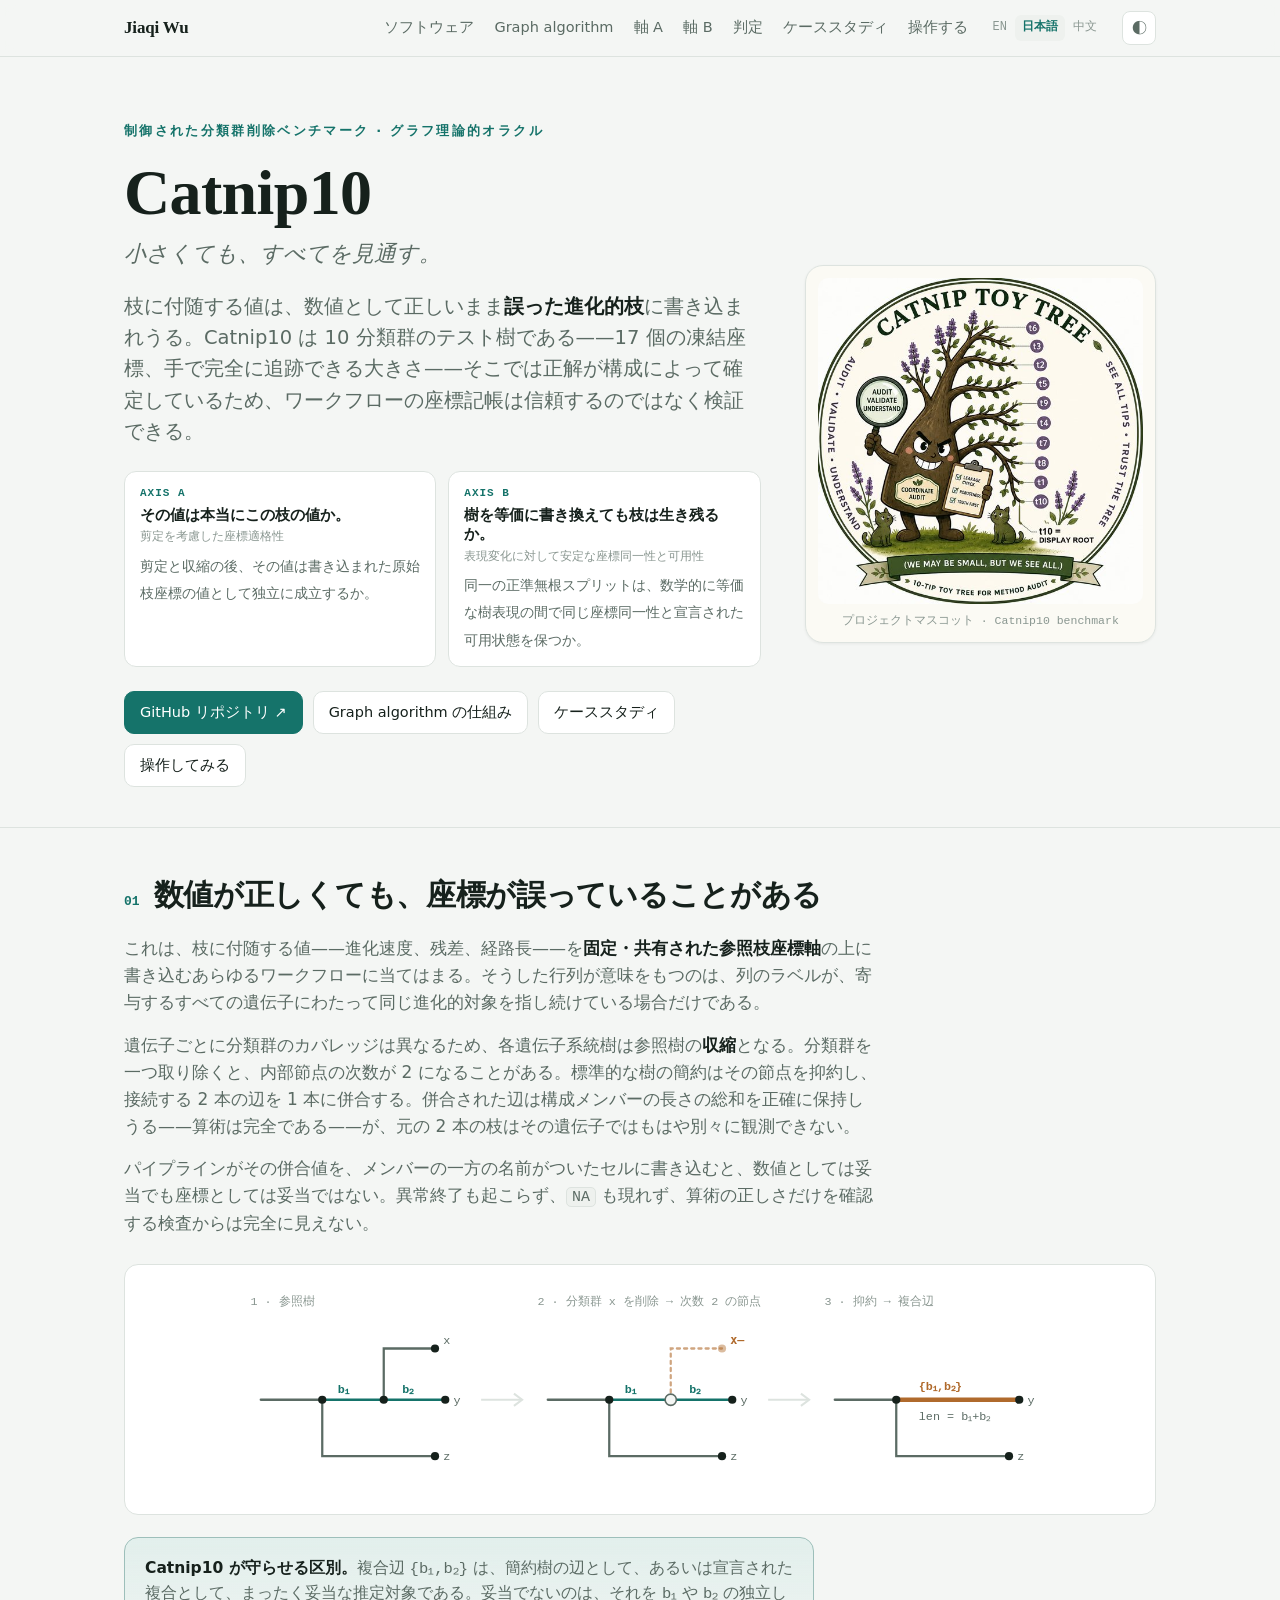
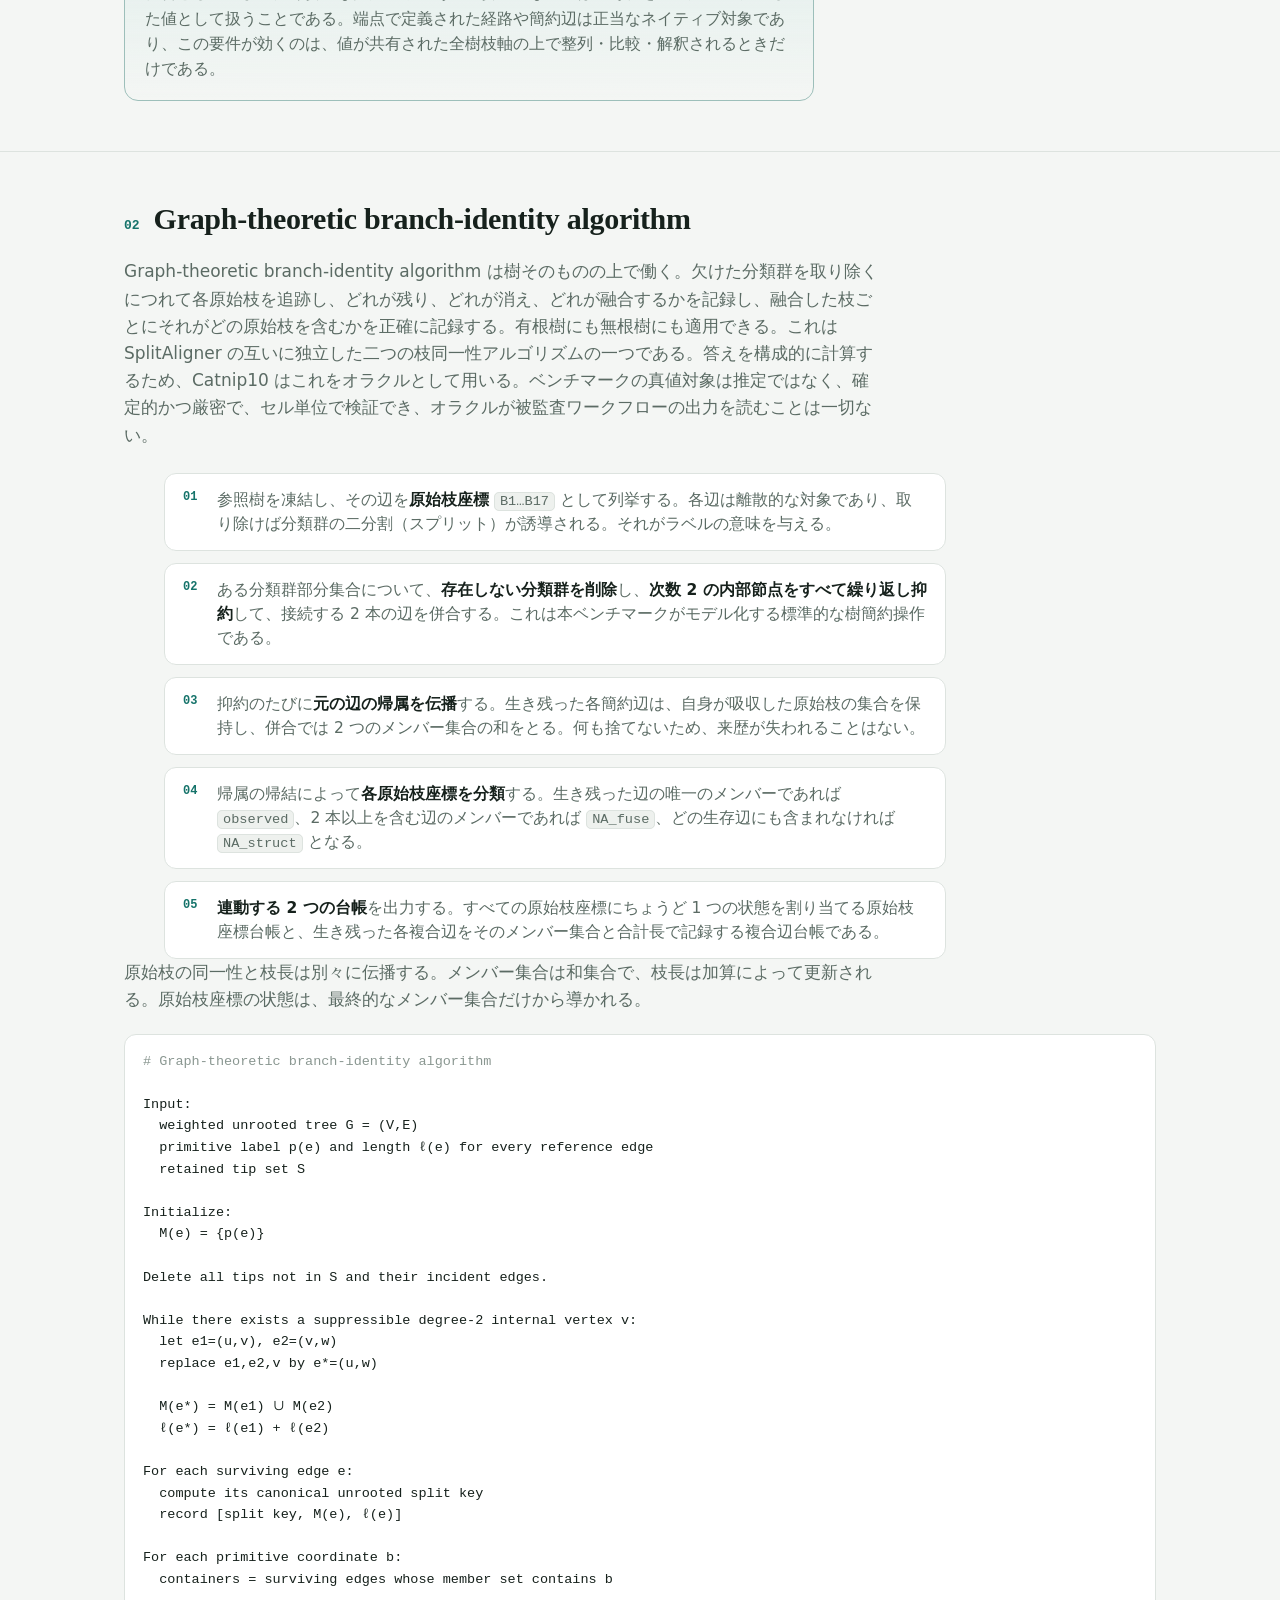
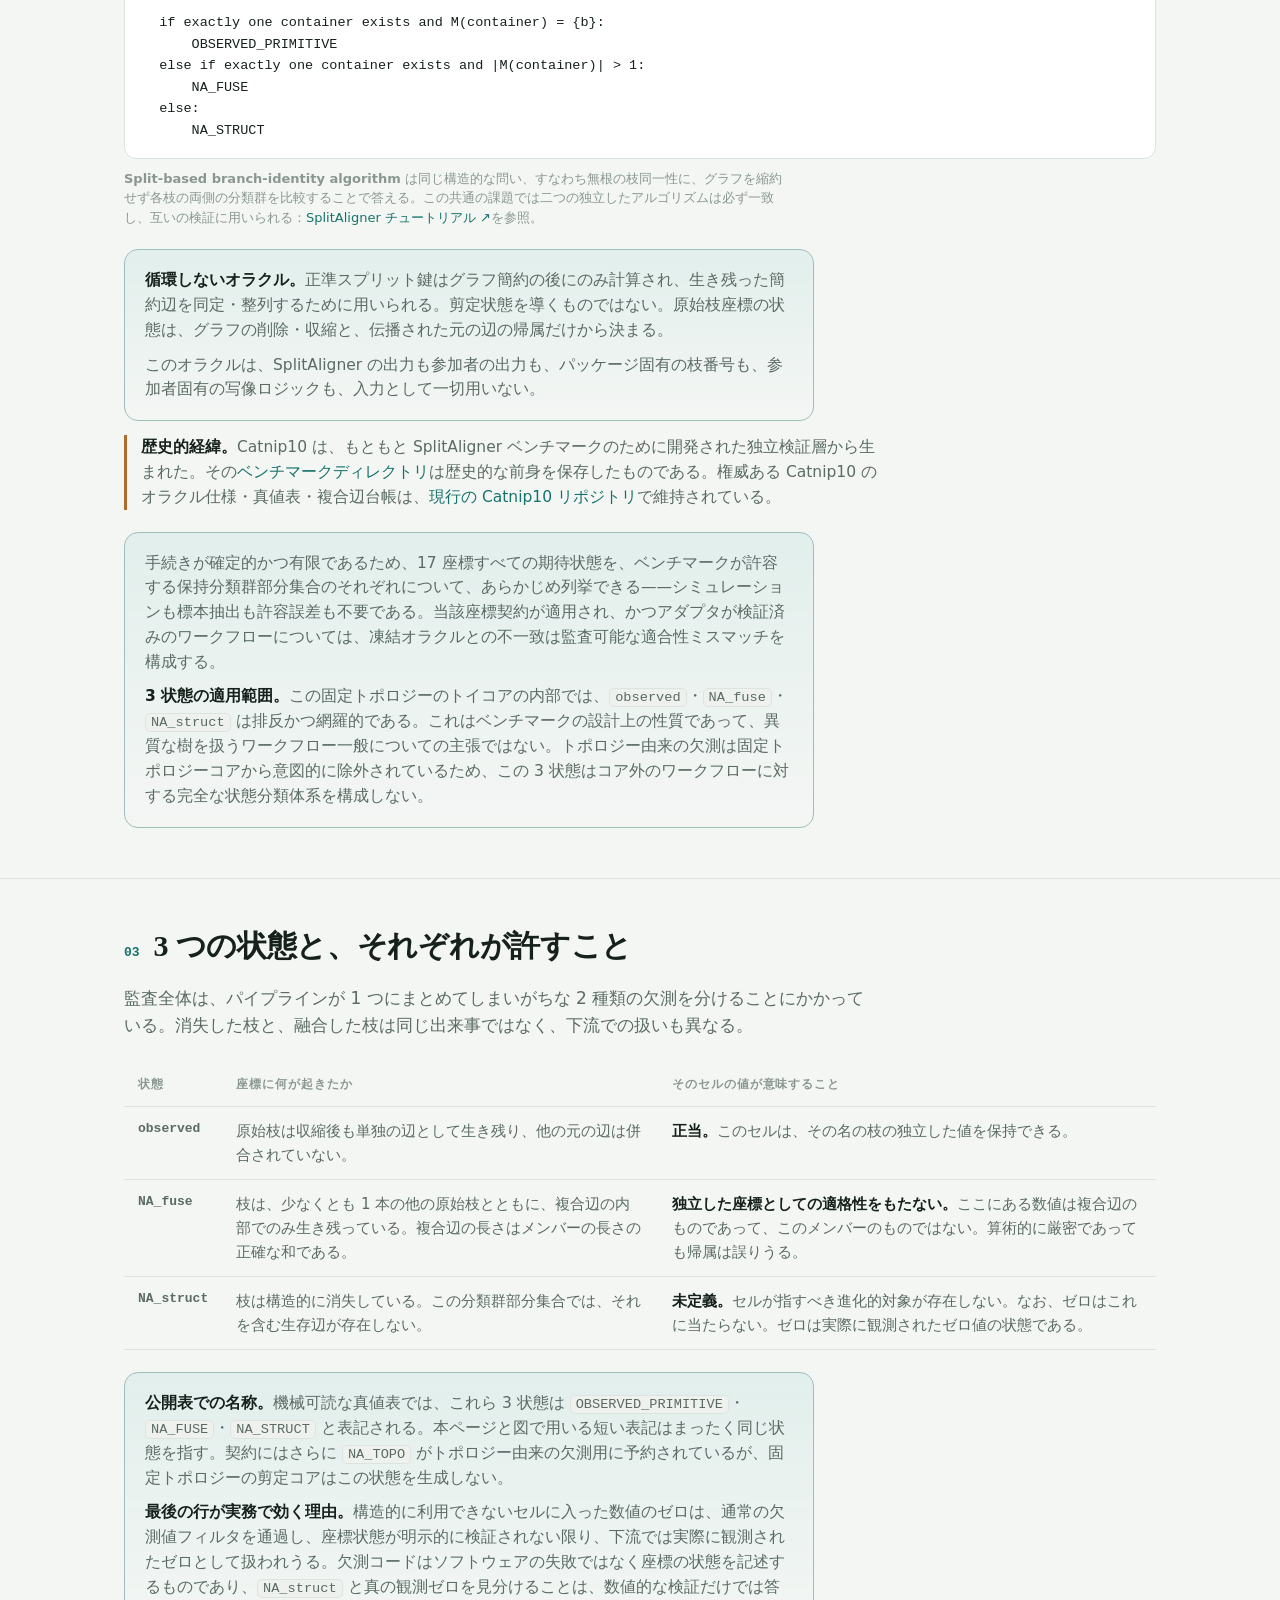
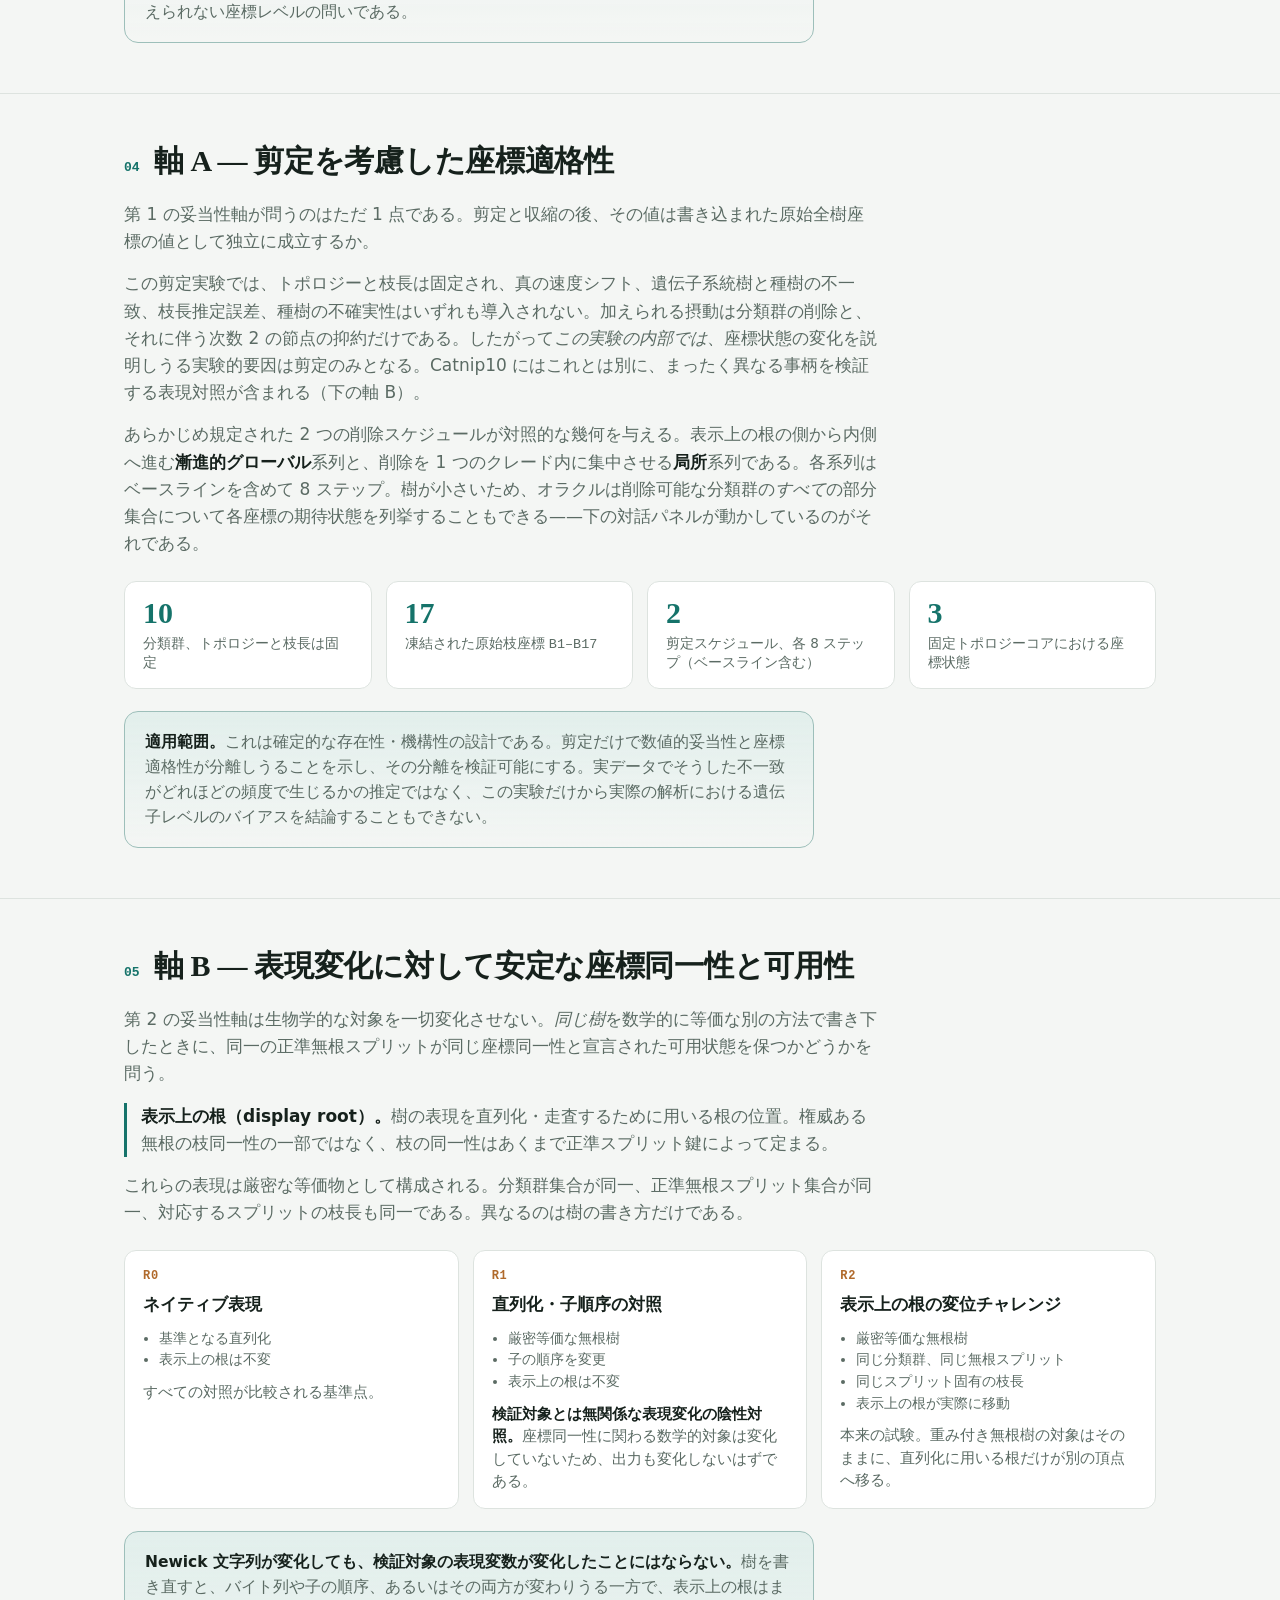
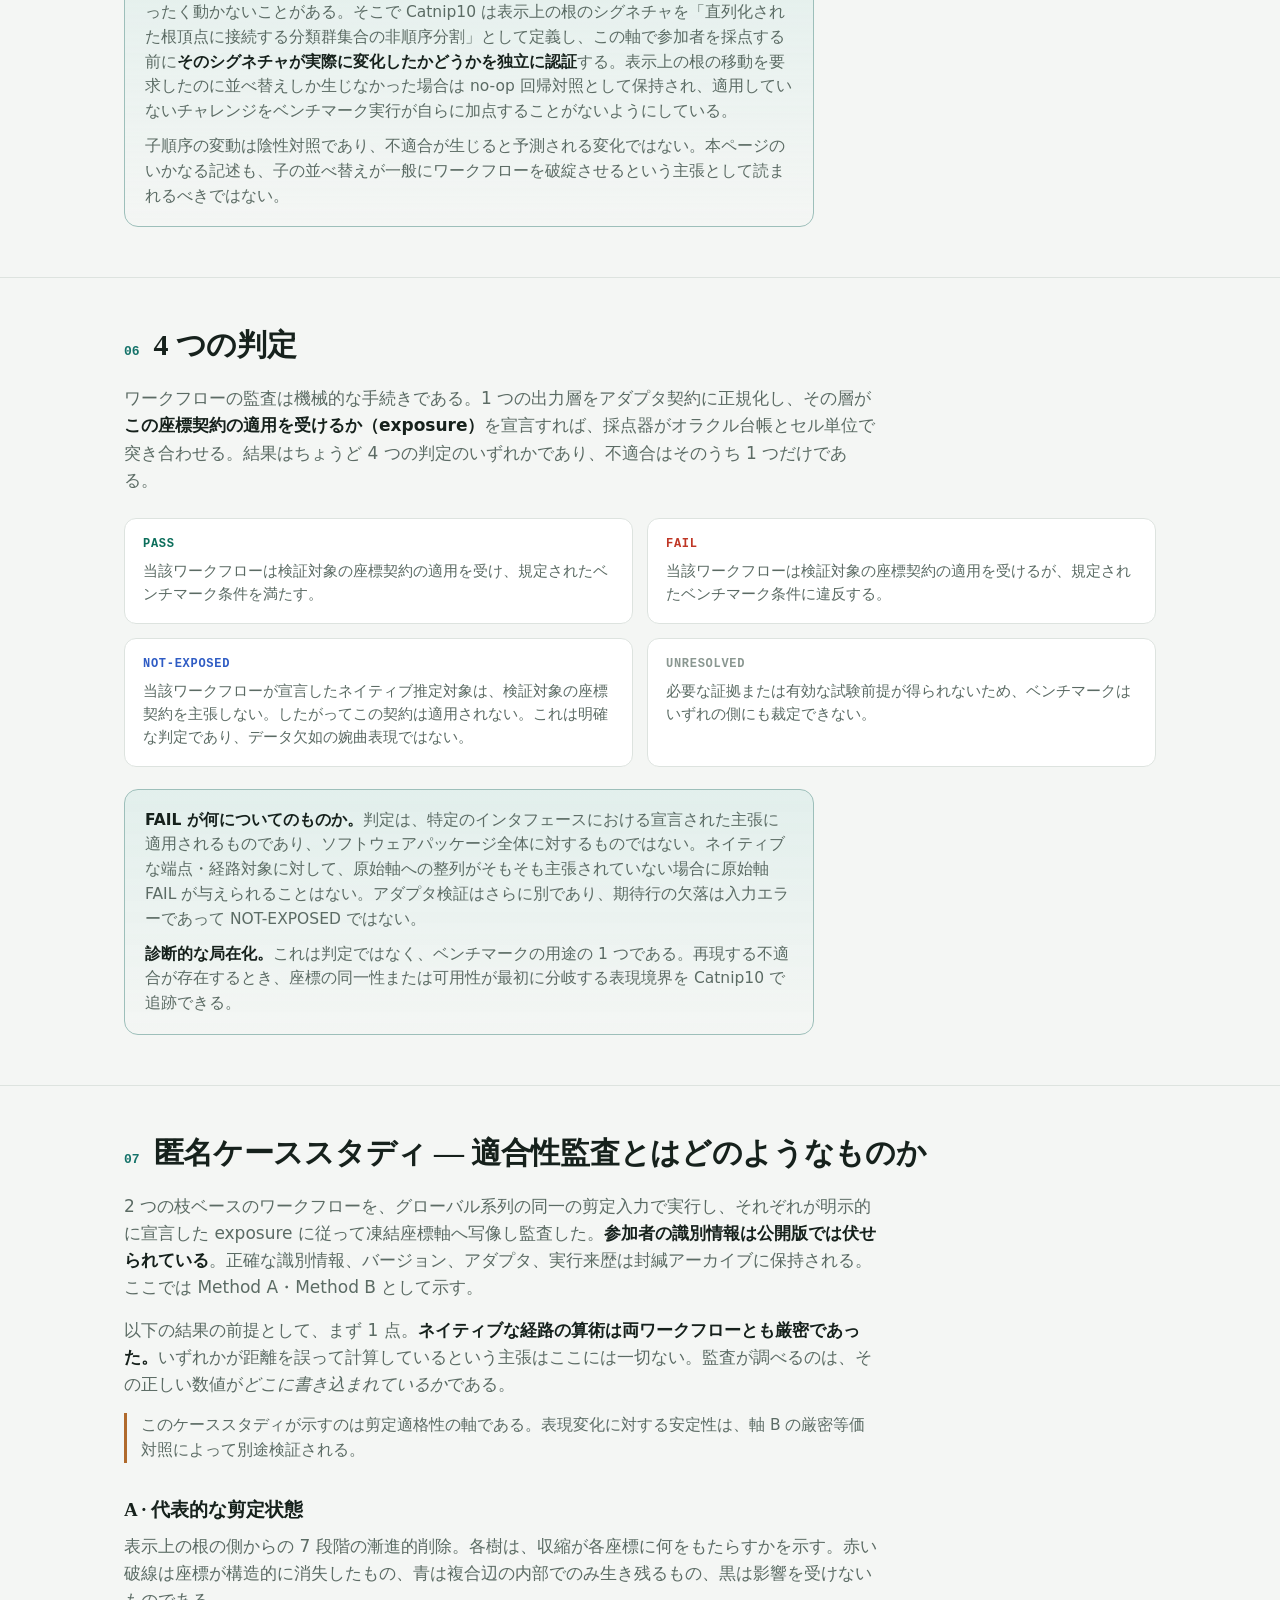
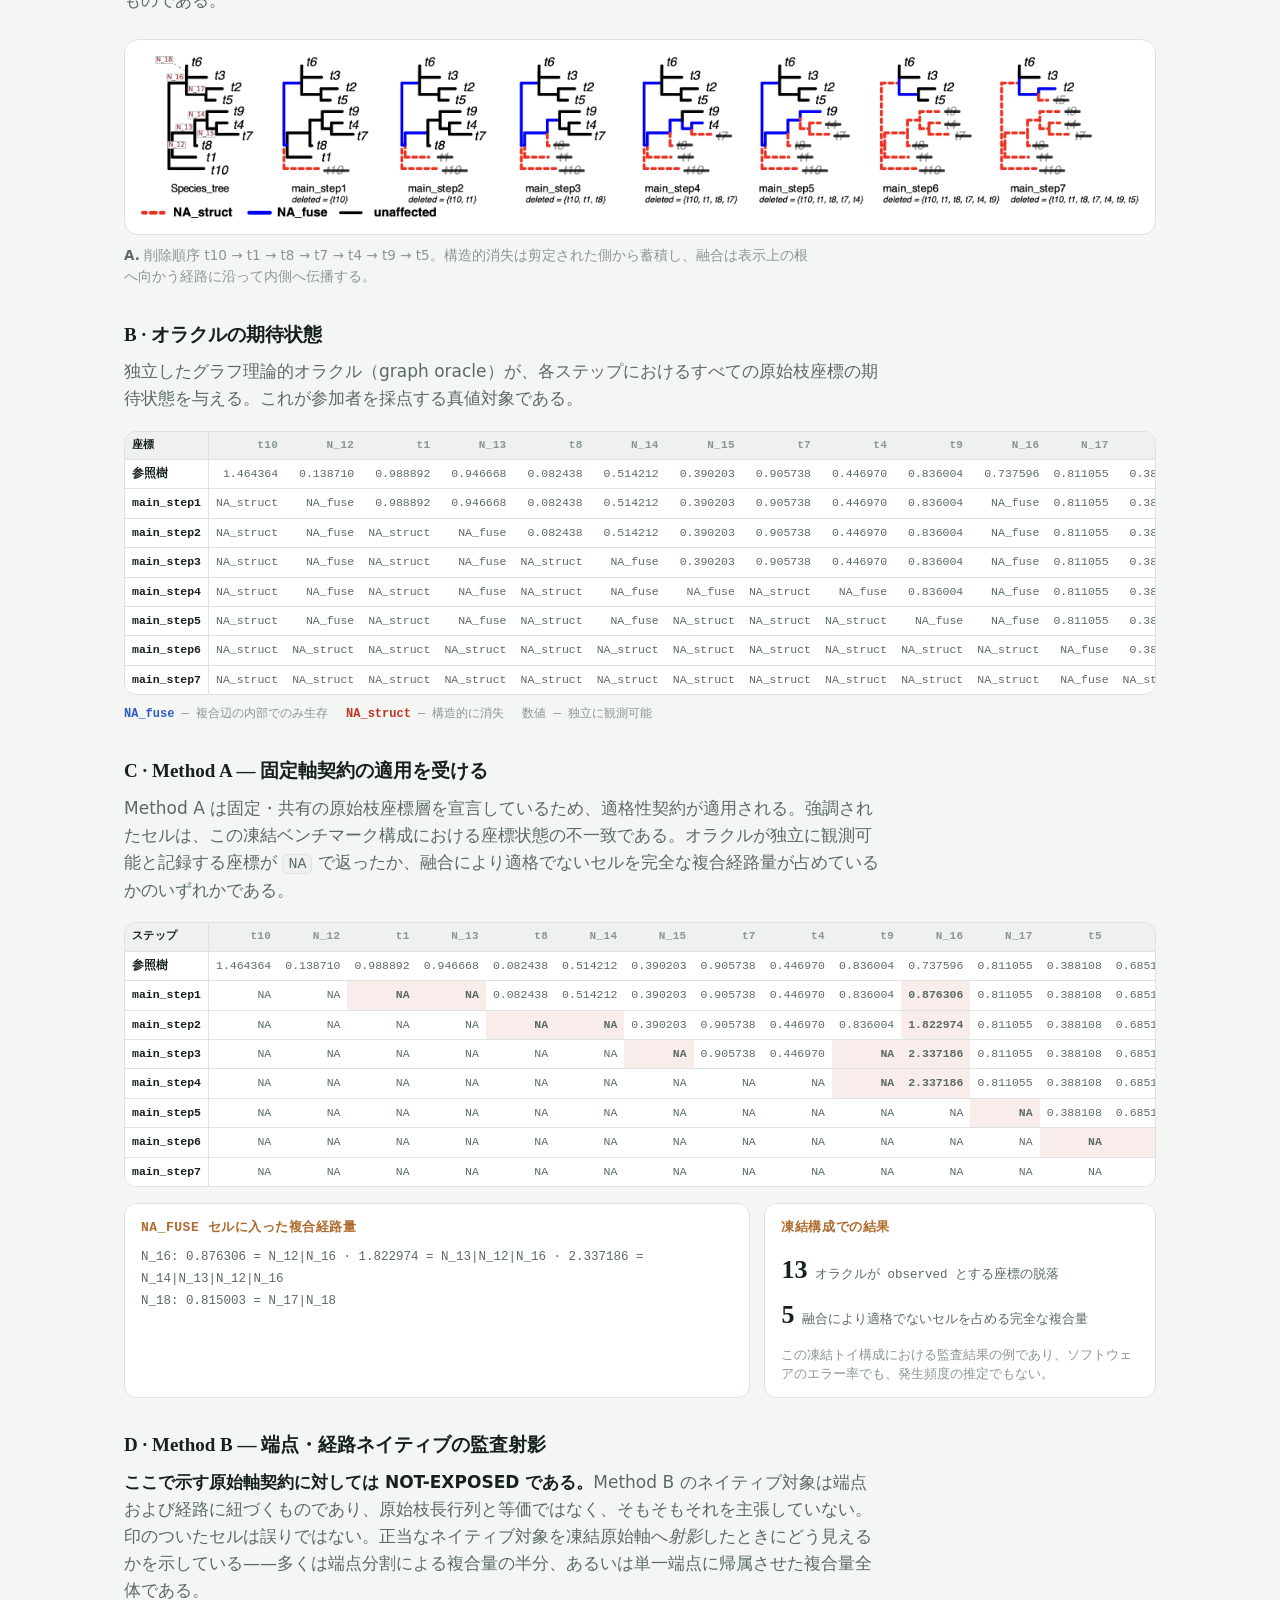
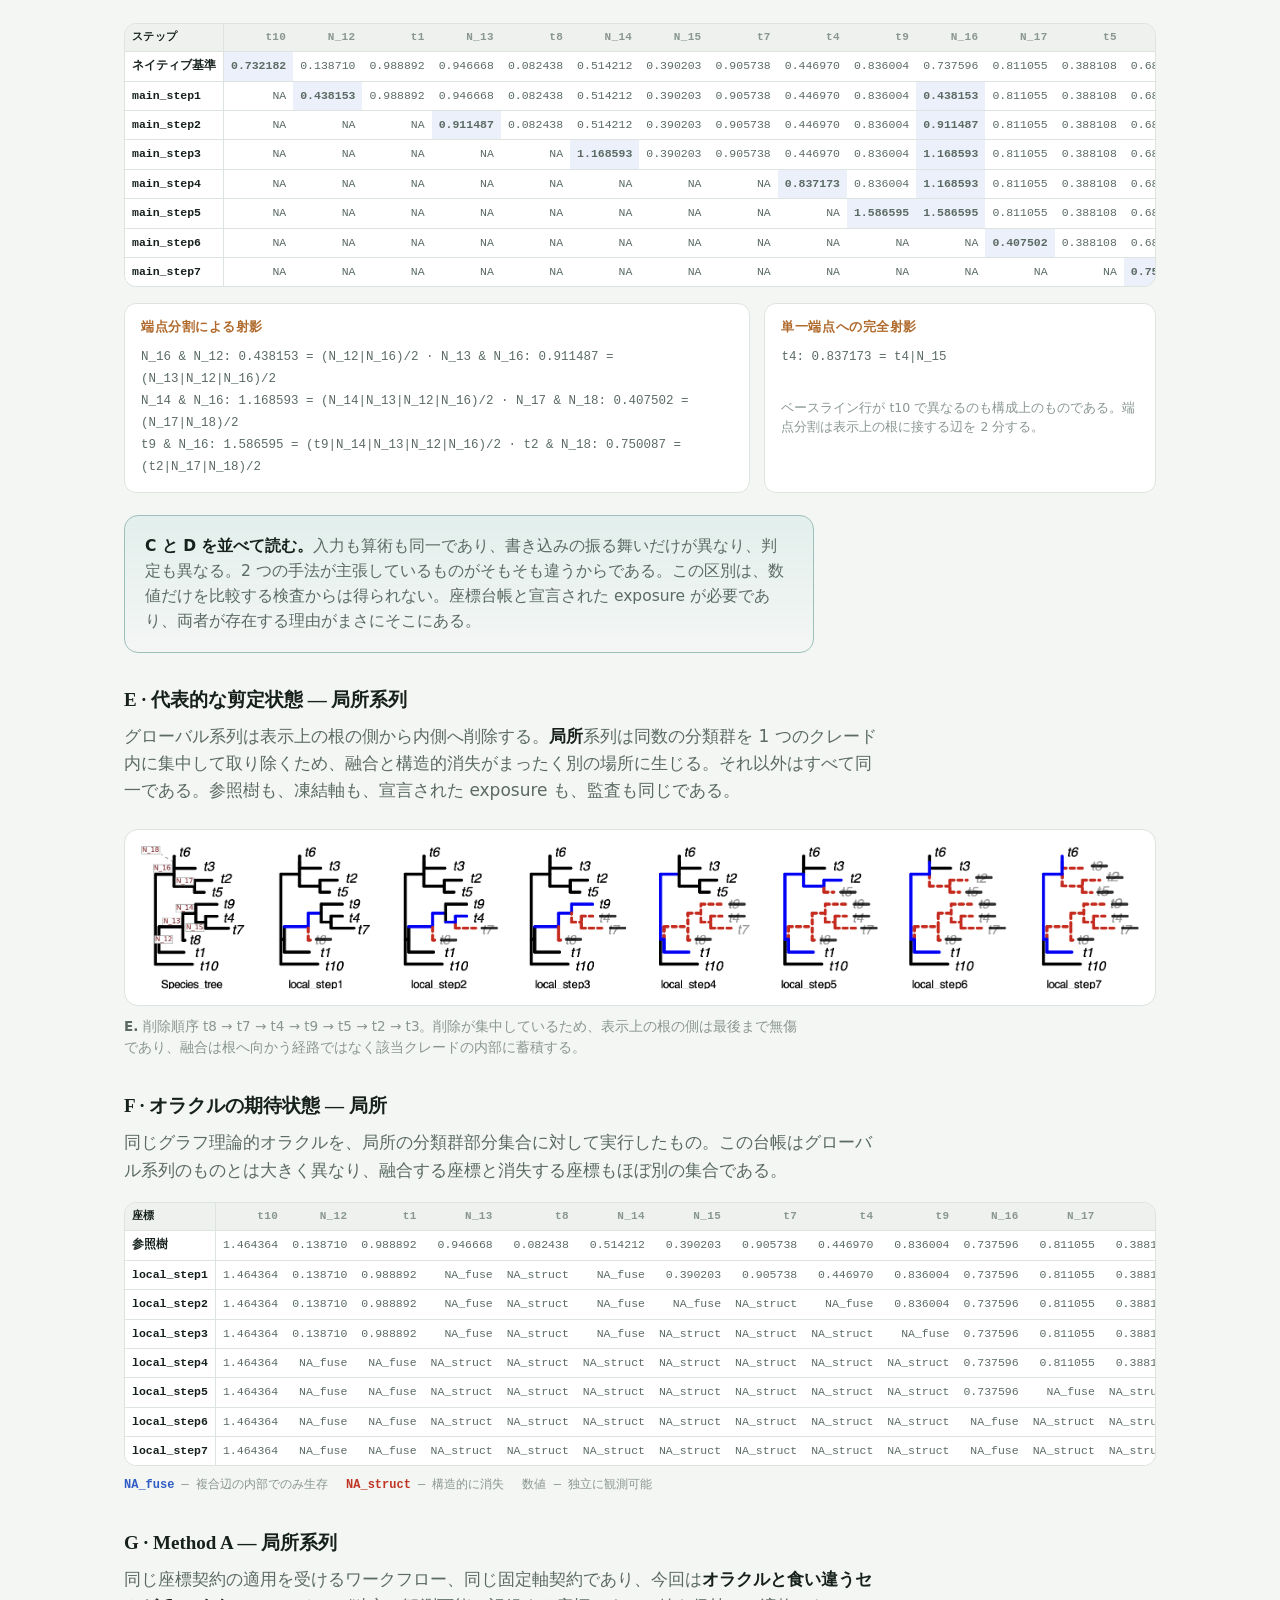
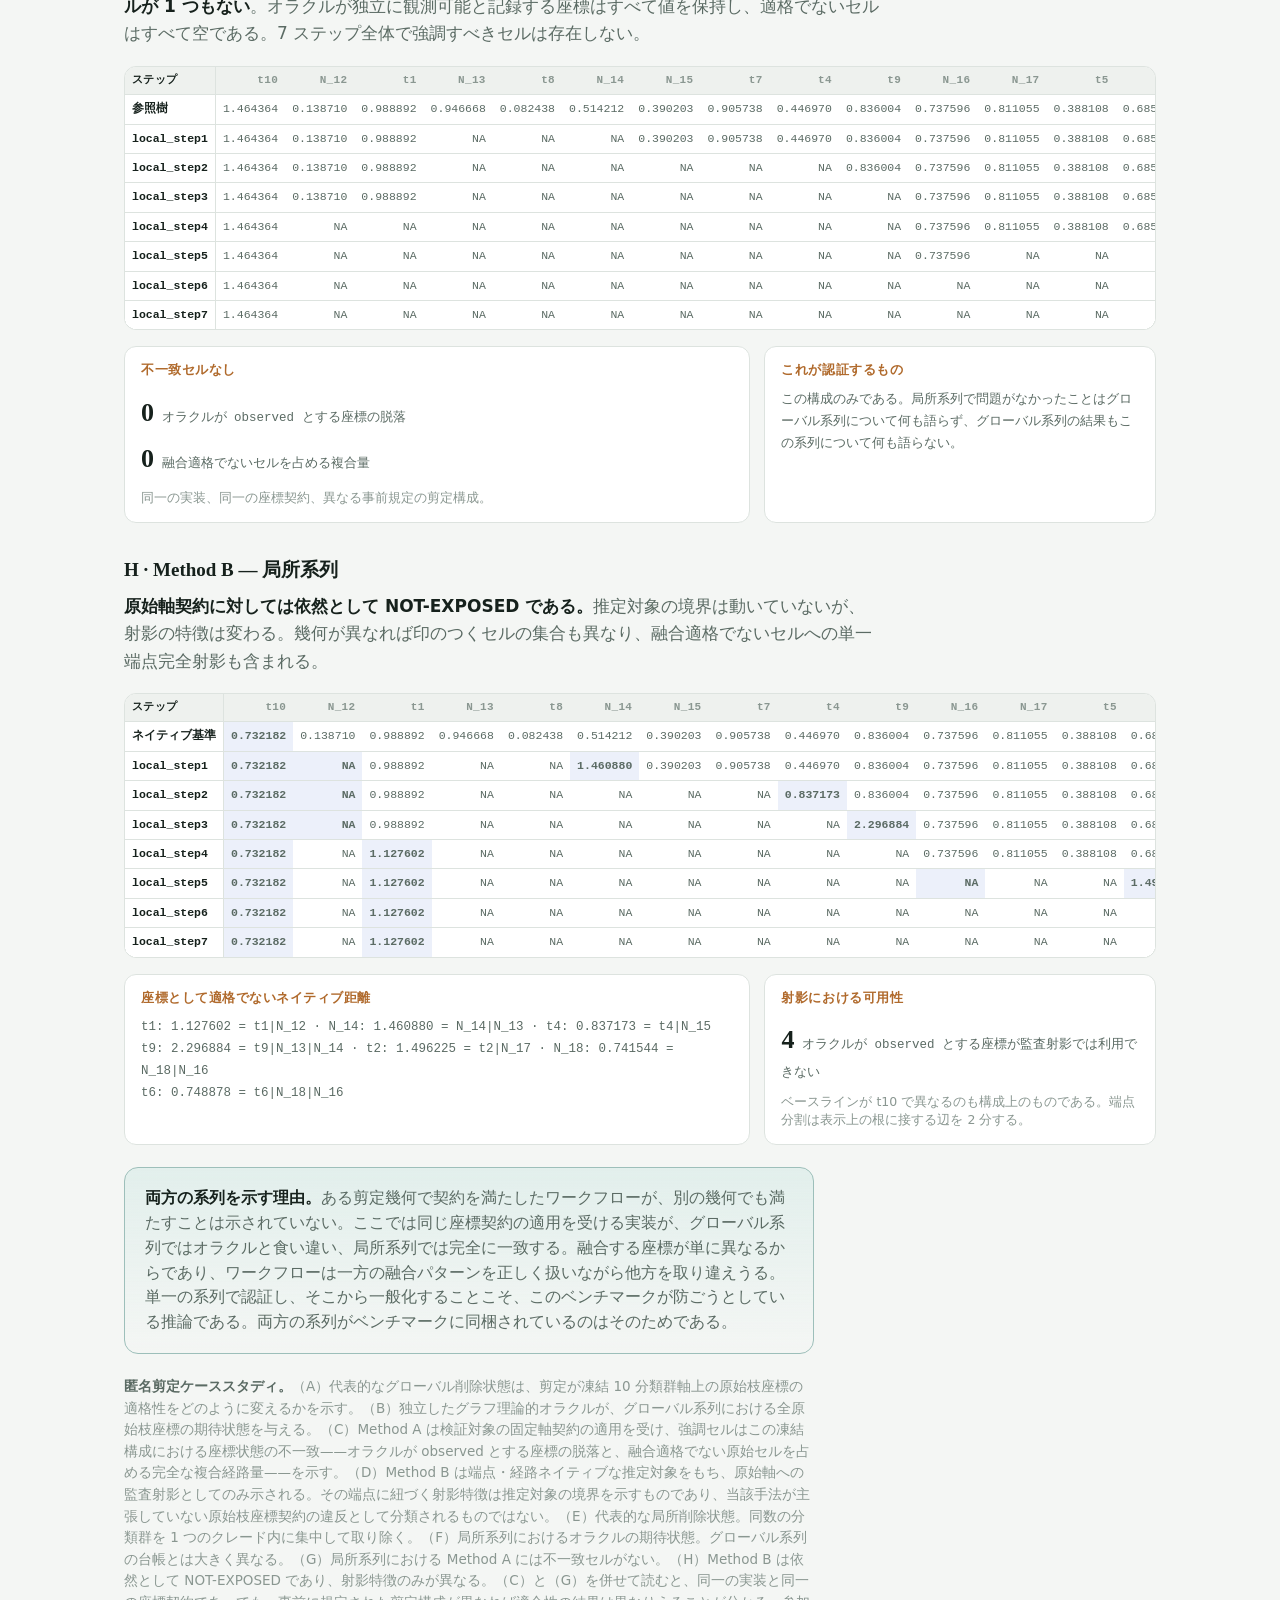
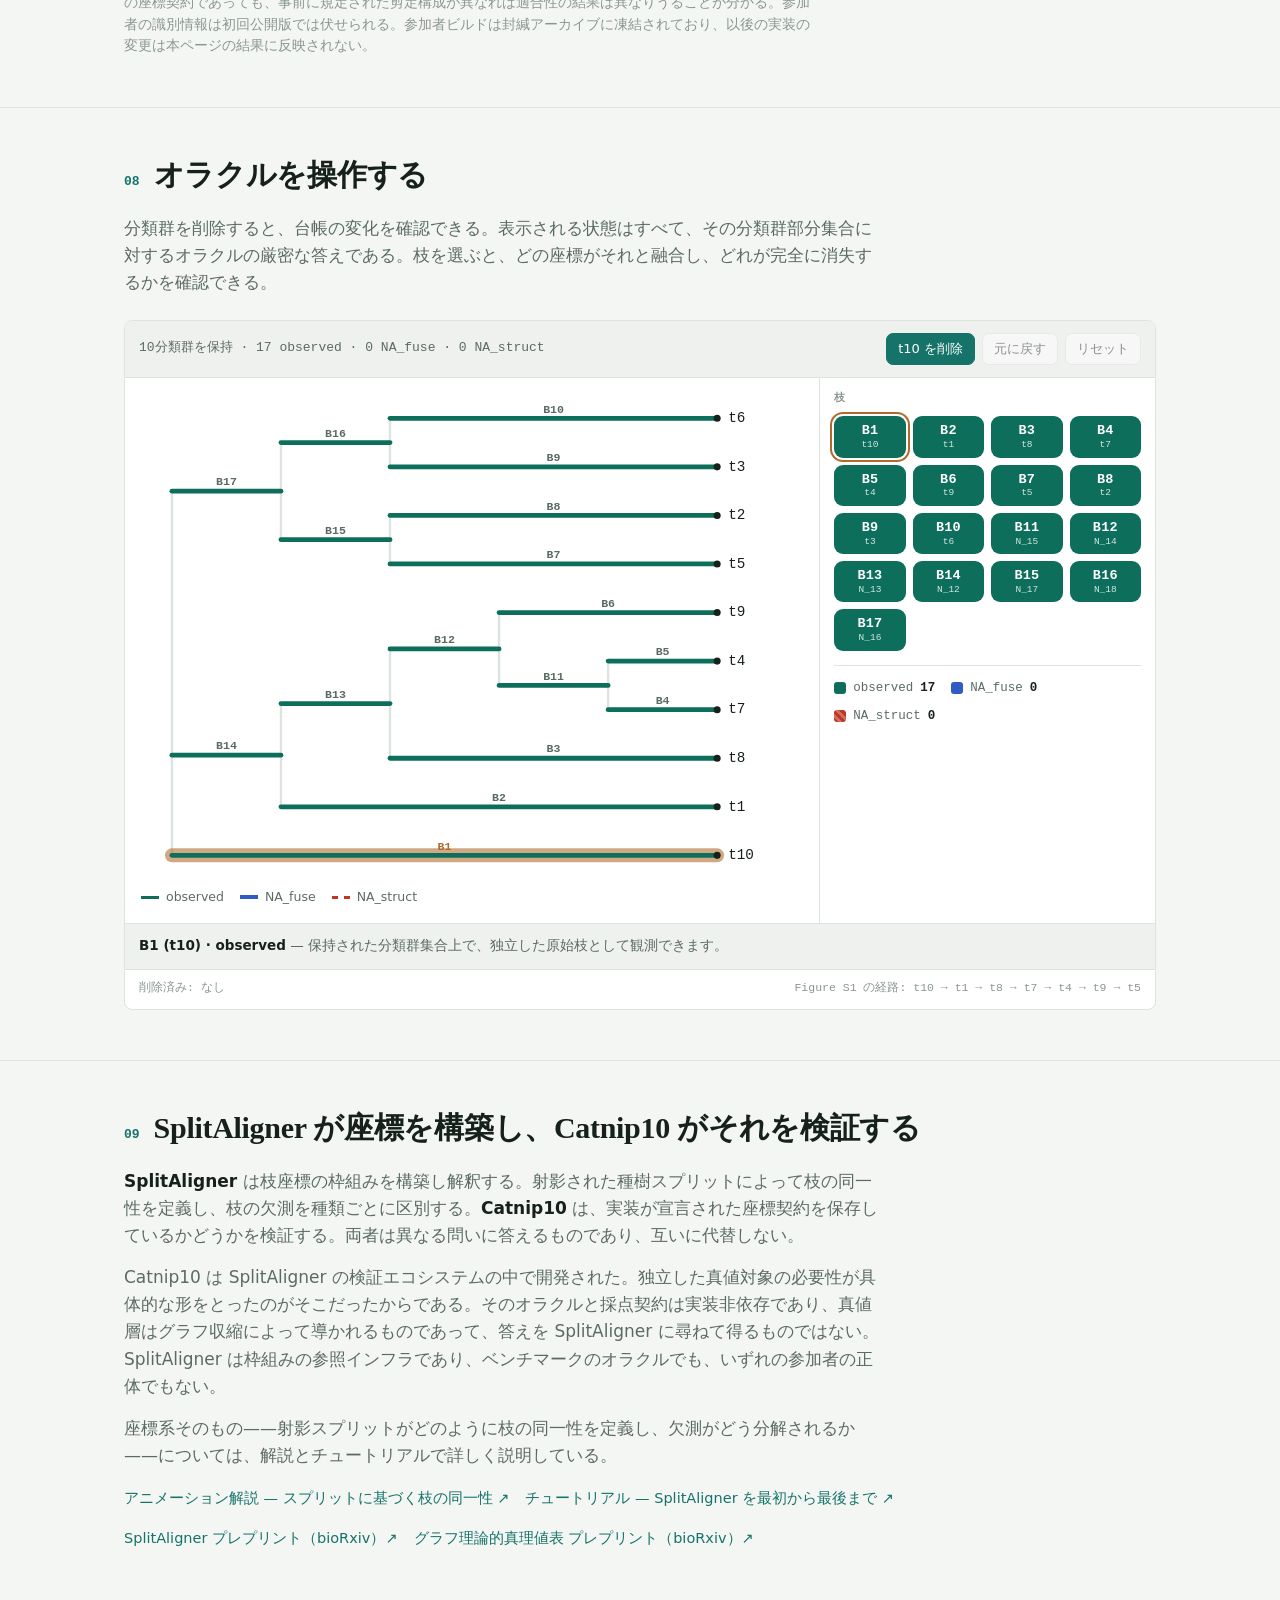
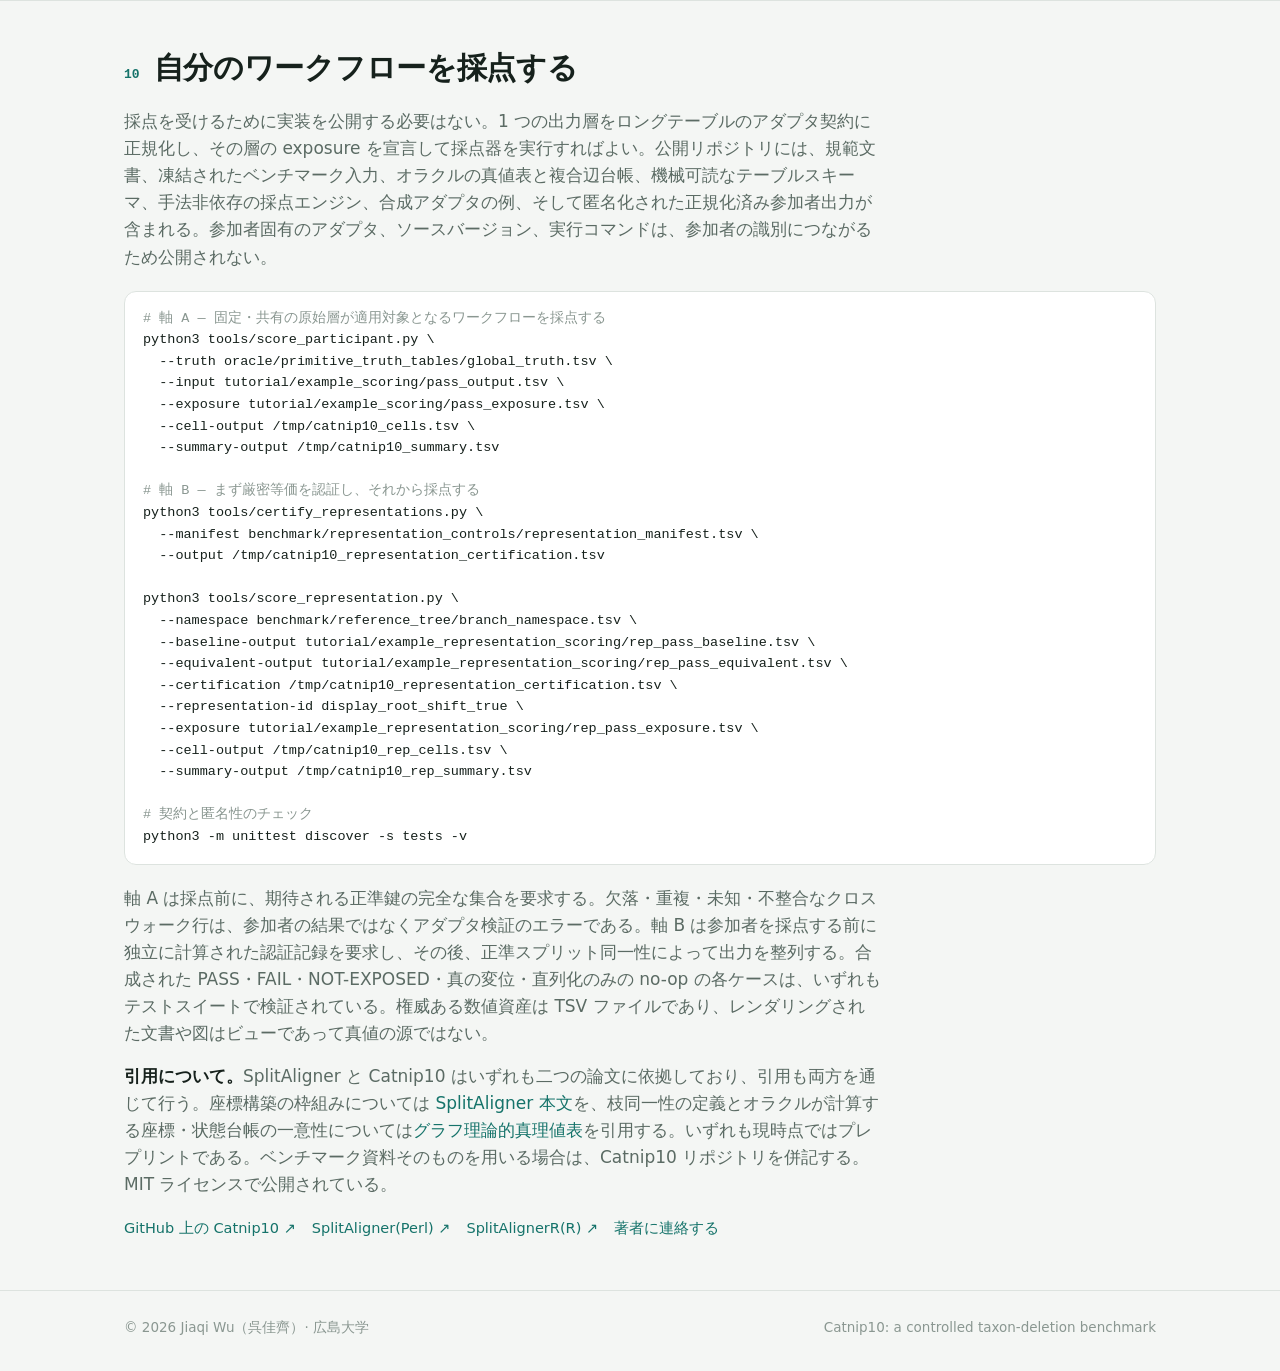
<file: catnip10/index_ja.html>
<!doctype html>
<html lang="ja">
<head>
<meta charset="utf-8">
<meta name="viewport" content="width=device-width, initial-scale=1">
<link rel="icon" type="image/svg+xml" href="data:image/svg+xml,%3Csvg xmlns='http://www.w3.org/2000/svg' viewBox='0 0 32 32'%3E%3Crect width='32' height='32' rx='7' fill='%2315736a'/%3E%3Cpath d='M5 16h6M11 9v14M11 9h8M11 23h8M19 6v6M19 6h6M19 12h6M19 20v6M19 20h6M19 26h6' fill='none' stroke='%23fff' stroke-width='2.2' stroke-linecap='round'/%3E%3C/svg%3E">
<title>Catnip10: a controlled taxon-deletion benchmark</title>
<meta name="description" content="Catnip10 は、固定・共有された参照枝座標軸を用いる枝ベースのワークフローのための決定論的な 10 分類群適合性ベンチマークである。独立したグラフ理論的オラクル(graph oracle)を真値対象として、剪定を考慮した座標適格性と、表現変化に対して安定な座標同一性・可用性を検証する。">
<link rel="stylesheet" href="../splitaligner/catnip10_game.css">
<script src="../splitaligner/catnip10_game_data.js" defer></script>
<script src="../splitaligner/catnip10_game.js" defer></script>
<style>
  :root{
    --paper:#f4f6f4; --surface:#ffffff; --surface2:#eef1ee; --line:#dde3df;
    --ink:#16211c; --muted:#5b6b64; --faint:#8a9791;
    --accent:#15736a;
    --accent-2:#b06a2c;
    --accent-soft:#e2efec;
    --serif:"Charter","Iowan Old Style","Palatino Linotype",Palatino,Georgia,"Times New Roman",serif;
    --sans:ui-sans-serif,system-ui,-apple-system,"Segoe UI",Roboto,Helvetica,Arial,sans-serif;
    --mono:ui-monospace,"SF Mono","JetBrains Mono",Menlo,Consolas,monospace;
    --maxw:1080px;
  }
  @media (prefers-color-scheme:dark){
    :root{
      --paper:#0f1613; --surface:#151d19; --surface2:#1b241f; --line:#2a352f;
      --ink:#e7efea; --muted:#a2b1aa; --faint:#75847d;
      --accent:#4bb7a8; --accent-2:#d8974f; --accent-soft:#17302b;
    }
  }
  :root[data-theme="dark"]{
    --paper:#0f1613; --surface:#151d19; --surface2:#1b241f; --line:#2a352f;
    --ink:#e7efea; --muted:#a2b1aa; --faint:#75847d;
    --accent:#4bb7a8; --accent-2:#d8974f; --accent-soft:#17302b;
  }
  :root[data-theme="light"]{
    --paper:#f4f6f4; --surface:#ffffff; --surface2:#eef1ee; --line:#dde3df;
    --ink:#16211c; --muted:#5b6b64; --faint:#8a9791;
    --accent:#15736a; --accent-2:#b06a2c; --accent-soft:#e2efec;
  }

  *{box-sizing:border-box}
  html{scroll-behavior:smooth}
  @media (prefers-reduced-motion:reduce){ html{scroll-behavior:auto} }
  body{margin:0; background:var(--paper); color:var(--ink); font-family:var(--sans);
    line-height:1.6; -webkit-font-smoothing:antialiased; font-size:17px}
  h1,h2,h3{font-family:var(--serif); font-weight:600; line-height:1.15; letter-spacing:-.01em}
  a{color:var(--accent); text-decoration:none}
  a:hover{text-decoration:underline}
  .wrap{max-width:var(--maxw); margin:0 auto; padding:0 24px}
  .mono{font-family:var(--mono)}
  code{font-family:var(--mono); font-size:.88em; background:var(--surface2); border:1px solid var(--line);
    border-radius:5px; padding:1px 5px}

  /* Nav — same idiom as the rest of the site */
  header.nav{position:sticky; top:0; z-index:50; backdrop-filter:saturate(1.4) blur(8px);
    background:color-mix(in srgb,var(--paper) 86%, transparent); border-bottom:1px solid var(--line)}
  .nav-inner{max-width:var(--maxw); margin:0 auto; padding:11px 24px; display:flex; align-items:center; gap:18px}
  .nav-name{font-family:var(--serif); font-weight:600; font-size:17px; letter-spacing:-.01em; margin-right:auto}
  .nav-name a{color:var(--ink)}
  .nav-links{display:flex; gap:20px; align-items:center}
  .nav-links a{color:var(--muted); font-size:14.5px}
  .nav-links a:hover{color:var(--accent); text-decoration:none}
  .lang-switch{display:flex; gap:1px; align-items:center; font-family:var(--mono); font-size:12px}
  .lang-switch a{color:var(--faint); padding:3px 7px; border-radius:6px; text-decoration:none}
  .lang-switch a:hover{color:var(--accent)}
  .lang-switch a.cur{color:var(--accent); background:var(--surface2); font-weight:700}
  .theme-btn{border:1px solid var(--line); background:var(--surface); color:var(--muted); border-radius:8px;
    width:34px; height:34px; cursor:pointer; font-size:15px; display:grid; place-items:center}
  .theme-btn:hover{color:var(--accent); border-color:var(--accent)}
  @media (max-width:820px){ .nav-links{display:none} }

  /* Hero */
  .hero{padding:64px 0 40px}
  .hero-grid{display:grid; grid-template-columns:1.45fr .8fr; gap:44px; align-items:center}
  @media (max-width:860px){ .hero-grid{grid-template-columns:1fr; gap:28px} }
  .eyebrow{font-size:13px; text-transform:uppercase; letter-spacing:.18em; color:var(--accent); font-weight:700}
  .hero h1{font-size:clamp(40px,6.4vw,64px); margin:.22em 0 .1em}
  .hero .tag{font-family:var(--serif); font-size:clamp(18px,2.2vw,22px); color:var(--muted); font-style:italic}
  .lead{font-size:clamp(17px,1.7vw,19.5px); color:var(--muted); max-width:62ch; margin:20px 0 24px}
  .lead em{color:var(--ink); font-style:normal; font-weight:600}
  .btns{display:flex; flex-wrap:wrap; gap:10px}
  .btn{display:inline-flex; align-items:center; gap:7px; border:1px solid var(--line); background:var(--surface);
    color:var(--ink); padding:9px 15px; border-radius:10px; font-size:14.5px; font-weight:500}
  .btn:hover{border-color:var(--accent); color:var(--accent); text-decoration:none}
  .btn.primary{background:var(--accent); border-color:var(--accent); color:#fff}
  .btn.primary:hover{background:color-mix(in srgb,var(--accent) 88%, #000); color:#fff}
  .badge-card{background:#fbfaf4; border:1px solid var(--line); border-radius:18px; padding:12px;
    box-shadow:0 1px 3px rgba(0,0,0,.06)}
  .badge-card img{display:block; width:100%; height:auto; border-radius:10px}
  .badge-cap{font-family:var(--mono); font-size:11.5px; color:var(--faint); text-align:center; margin-top:8px}

  /* Sections */
  section.block{padding:50px 0; border-top:1px solid var(--line)}
  .sec-head{display:flex; align-items:baseline; gap:14px; margin-bottom:22px}
  .sec-head h2{font-size:clamp(23px,3.1vw,30px); margin:0}
  .sec-head .sec-num{font-family:var(--mono); font-size:13px; color:var(--accent); font-weight:700}
  .prose{max-width:70ch; color:var(--muted); font-size:17px}
  .prose strong{color:var(--ink)}
  .prose p{margin:0 0 15px}
  .prose p:last-child{margin-bottom:0}

  /* Callout */
  .note{background:linear-gradient(180deg,var(--accent-soft),transparent);
    border:1px solid color-mix(in srgb,var(--accent) 32%,var(--line)); border-radius:14px;
    padding:18px 20px; margin:22px 0 0; color:var(--muted); font-size:15.5px; max-width:70ch}
  .note strong{color:var(--ink)}
  .note p{margin:0 0 10px} .note p:last-child{margin:0}

  /* Contraction diagram */
  .diagram{margin:26px 0 0; background:var(--surface); border:1px solid var(--line);
    border-radius:14px; padding:22px; overflow-x:auto}
  .diagram svg{display:block; width:100%; min-width:560px; max-width:820px; margin:0 auto; height:auto}
  .dg-edge{fill:none; stroke:var(--muted); stroke-width:2.2; stroke-linecap:round}
  .dg-edge.hot{stroke:var(--accent)}
  .dg-edge.gone{stroke:var(--accent-2); stroke-dasharray:3 4; opacity:.6}
  .dg-edge.fused{stroke:var(--accent-2); stroke-width:4.4}
  .dg-dot{fill:var(--ink)}
  .dg-dot.open{fill:var(--paper); stroke:var(--muted); stroke-width:1.6}
  .dg-dot.gone{fill:var(--accent-2); opacity:.45}
  .dg-t{font-family:var(--mono); font-size:11.5px; fill:var(--muted)}
  .dg-t.lbl{fill:var(--ink); font-weight:700}
  .dg-t.hot{fill:var(--accent); font-weight:700}
  .dg-t.warm{fill:var(--accent-2); font-weight:700}
  .dg-cap{font-family:var(--mono); font-size:11.5px; fill:var(--faint)}
  .dg-arrow{fill:none; stroke:var(--line); stroke-width:2}

  /* Algorithm steps */
  .algo{counter-reset:step; margin:24px 0 0; display:grid; gap:12px; max-width:76ch}
  .algo li{list-style:none; counter-increment:step; position:relative; padding:14px 18px 14px 52px;
    background:var(--surface); border:1px solid var(--line); border-radius:12px;
    color:var(--muted); font-size:15.5px; line-height:1.55}
  .algo li::before{content:counter(step,decimal-leading-zero); position:absolute; left:18px; top:14px;
    font-family:var(--mono); font-size:12px; font-weight:700; color:var(--accent)}
  .algo li strong{color:var(--ink)}

  /* State table */
  .tbl-scroll{overflow-x:auto; margin:24px 0 0}
  table.states{border-collapse:collapse; width:100%; min-width:620px; font-size:15px}
  table.states th,table.states td{text-align:left; padding:12px 14px; border-bottom:1px solid var(--line);
    vertical-align:top; color:var(--muted)}
  table.states thead th{font-family:var(--mono); font-size:11.5px; text-transform:uppercase;
    letter-spacing:.08em; color:var(--faint); font-weight:700; border-bottom:1px solid var(--line)}
  table.states td.st{white-space:nowrap; font-family:var(--mono); font-size:13px; font-weight:700}
  .sw-obs{color:#0c6e5b} .sw-fus{color:#2f5cc4} .sw-str{color:#bf3625}
  @media (prefers-color-scheme:dark){ .sw-obs{color:#3cc0a6} .sw-fus{color:#8ab4f2} .sw-str{color:#f28a8a} }
  :root[data-theme="dark"] .sw-obs{color:#3cc0a6}
  :root[data-theme="dark"] .sw-fus{color:#8ab4f2}
  :root[data-theme="dark"] .sw-str{color:#f28a8a}
  :root[data-theme="light"] .sw-obs{color:#0c6e5b}
  :root[data-theme="light"] .sw-fus{color:#2f5cc4}
  :root[data-theme="light"] .sw-str{color:#bf3625}
  table.states td strong{color:var(--ink)}

  /* Spec grid */
  .spec{display:grid; grid-template-columns:repeat(4,1fr); gap:14px; margin:24px 0 0}
  @media (max-width:820px){ .spec{grid-template-columns:repeat(2,1fr)} }
  .spec > div{background:var(--surface); border:1px solid var(--line); border-radius:12px; padding:16px 18px}
  .spec .n{font-family:var(--serif); font-size:30px; font-weight:600; color:var(--accent); line-height:1}
  .spec .k{font-size:13.5px; color:var(--muted); margin-top:6px; line-height:1.4}

  /* Verdict cards */
  .verdicts{display:grid; grid-template-columns:repeat(2,1fr); gap:14px; margin:24px 0 0}
  @media (max-width:720px){ .verdicts{grid-template-columns:1fr} }
  .vd{background:var(--surface); border:1px solid var(--line); border-radius:12px; padding:16px 18px}
  .vd h4{margin:0 0 6px; font-family:var(--mono); font-size:12px; letter-spacing:.06em; text-transform:uppercase;
    color:var(--accent); font-weight:700}
  .vd p{margin:0; color:var(--muted); font-size:15px; line-height:1.55}

  /* Code block */
  pre{background:var(--surface); border:1px solid var(--line); border-radius:12px; padding:16px 18px;
    overflow-x:auto; font-family:var(--mono); font-size:13.5px; line-height:1.6; color:var(--ink); margin:20px 0 0}
  pre code{background:none; border:none; padding:0; font-size:inherit}
  .cm{color:var(--faint)}

  /* Link rows */
  .linkrow{display:flex; gap:16px; flex-wrap:wrap; font-size:14.5px; margin-top:18px}

  footer{border-top:1px solid var(--line); padding:26px 0 40px; color:var(--faint); font-size:13.5px}
  footer .wrap{display:flex; flex-wrap:wrap; gap:10px 20px; justify-content:space-between}


  /* Audit result tables */
  .figcard{background:#ffffff; border:1px solid var(--line); border-radius:14px; padding:16px;
    overflow-x:auto; margin:24px 0 8px}
  .figcard img{display:block; min-width:900px; width:100%; height:auto}
  figcaption.cap{color:var(--faint); font-size:13.5px; margin-top:10px; max-width:80ch}
  figcaption.cap b{color:var(--muted); font-weight:600}
  .axis-wrap{overflow-x:auto; margin:18px 0 0; border:1px solid var(--line); border-radius:12px; background:var(--surface)}
  table.axis{border-collapse:collapse; font-family:var(--mono); font-size:11.5px; width:100%; min-width:1000px}
  table.axis th,table.axis td{padding:5px 7px; text-align:right; white-space:nowrap;
    border-bottom:1px solid var(--line); color:var(--muted); font-variant-numeric:tabular-nums}
  table.axis thead th{position:sticky; top:0; background:var(--surface2); color:var(--faint);
    font-weight:700; font-size:11px; letter-spacing:.03em}
  table.axis th.rl,table.axis td.rl{text-align:left; position:sticky; left:0; background:var(--surface);
    color:var(--ink); font-weight:700; border-right:1px solid var(--line)}
  table.axis thead th.rl{background:var(--surface2)}
  table.axis tbody tr:last-child td{border-bottom:none}
  td.o-obs{color:var(--muted)}
  td.o-fuse{color:#2f5cc4}
  td.o-struct{color:#bf3625}
  td.mk-bad{color:#bf3625; font-weight:700; background:color-mix(in srgb,#bf3625 9%,transparent)}
  td.mk-proj{color:#2f5cc4; font-weight:700; background:color-mix(in srgb,#2f5cc4 9%,transparent)}
  @media (prefers-color-scheme:dark){ td.mk-proj{color:#8ab4f2; background:color-mix(in srgb,#8ab4f2 12%,transparent)} }
  :root[data-theme="dark"] td.mk-proj{color:#8ab4f2; background:color-mix(in srgb,#8ab4f2 12%,transparent)}
  :root[data-theme="light"] td.mk-proj{color:#2f5cc4; background:color-mix(in srgb,#2f5cc4 9%,transparent)}
  @media (prefers-color-scheme:dark){
    td.o-fuse{color:#8ab4f2} td.o-struct{color:#f28a8a}
    td.mk-bad{color:#f28a8a; background:color-mix(in srgb,#f28a8a 12%,transparent)}
    .figcard{background:#f7f7f2}
  }
  :root[data-theme="dark"] td.o-fuse{color:#8ab4f2}
  :root[data-theme="dark"] td.o-struct{color:#f28a8a}
  :root[data-theme="dark"] td.mk-bad{color:#f28a8a; background:color-mix(in srgb,#f28a8a 12%,transparent)}
  :root[data-theme="dark"] .figcard{background:#f7f7f2}
  :root[data-theme="light"] td.o-fuse{color:#2f5cc4}
  :root[data-theme="light"] td.o-struct{color:#bf3625}
  :root[data-theme="light"] td.mk-bad{color:#bf3625; background:color-mix(in srgb,#bf3625 9%,transparent)}
  :root[data-theme="light"] .figcard{background:#ffffff}
  .tkey{display:flex; gap:18px; flex-wrap:wrap; margin-top:10px; font-family:var(--mono); font-size:12px; color:var(--faint)}
  .tkey i{font-style:normal; font-weight:700}
  .callouts{display:grid; grid-template-columns:1.6fr 1fr; gap:14px; margin-top:16px}
  @media (max-width:820px){ .callouts{grid-template-columns:1fr} }
  .co{background:var(--surface); border:1px solid var(--line); border-radius:12px; padding:14px 16px}
  .co h4{margin:0 0 8px; font-size:13px; font-family:var(--mono); letter-spacing:.04em; color:var(--accent-2);
    text-transform:uppercase; font-weight:700}
  .co p{margin:0; font-family:var(--mono); font-size:12.5px; line-height:1.75; color:var(--muted); word-break:break-word}
  .co .big{font-family:var(--serif); font-size:26px; font-weight:600; color:var(--ink)}
  .subh{font-family:var(--serif); font-size:19px; font-weight:600; color:var(--ink); margin:32px 0 0}
  .subh + .prose{margin-top:8px}

  .catnip-game{margin-top:24px}
  /* Hero axis chips */
  .axes{display:grid; grid-template-columns:1fr 1fr; gap:12px; margin:22px 0 24px; max-width:62ch}
  @media (max-width:720px){ .axes{grid-template-columns:1fr} }
  .ax{background:var(--surface); border:1px solid var(--line); border-radius:12px; padding:13px 15px}
  .ax .axl{display:block; font-family:var(--mono); font-size:11px; font-weight:700; letter-spacing:.09em;
    text-transform:uppercase; color:var(--accent)}
  .ax b{display:block; color:var(--ink); font-size:15px; margin:3px 0 4px; line-height:1.3}
  .ax .axt{display:block; font-family:var(--mono); font-size:11.5px; color:var(--faint);
    margin:0 0 6px; line-height:1.45}
  .ax span:last-child{color:var(--muted); font-size:13.5px; line-height:1.5}

  /* Representation controls */
  .reps{display:grid; grid-template-columns:repeat(3,1fr); gap:14px; margin:24px 0 0}
  @media (max-width:860px){ .reps{grid-template-columns:1fr} }
  .rep{background:var(--surface); border:1px solid var(--line); border-radius:12px; padding:16px 18px}
  .rep .rid{font-family:var(--mono); font-size:12px; font-weight:700; color:var(--accent-2); letter-spacing:.06em}
  .rep h4{margin:4px 0 10px; font-family:var(--serif); font-size:17px; color:var(--ink); font-weight:600}
  .rep ul{margin:0 0 10px; padding-left:16px; color:var(--muted); font-size:13.5px; line-height:1.6}
  .rep li{margin:0}
  .rep p{margin:0; color:var(--muted); font-size:14.5px; line-height:1.55}
  .rep p strong{color:var(--ink)}
  .defn{border-left:3px solid var(--accent); padding-left:14px; margin:4px 0 15px !important}

  /* Dispositions */
  .vd.d-pass h4{color:#0c6e5b} .vd.d-fail h4{color:#bf3625}
  .vd.d-ne h4{color:#2f5cc4}   .vd.d-un h4{color:var(--faint)}
  @media (prefers-color-scheme:dark){
    .vd.d-pass h4{color:#3cc0a6} .vd.d-fail h4{color:#f28a8a} .vd.d-ne h4{color:#8ab4f2}
  }
  :root[data-theme="dark"] .vd.d-pass h4{color:#3cc0a6}
  :root[data-theme="dark"] .vd.d-fail h4{color:#f28a8a}
  :root[data-theme="dark"] .vd.d-ne h4{color:#8ab4f2}
  :root[data-theme="light"] .vd.d-pass h4{color:#0c6e5b}
  :root[data-theme="light"] .vd.d-fail h4{color:#bf3625}
  :root[data-theme="light"] .vd.d-ne h4{color:#2f5cc4}

  .axnote{border-left:3px solid var(--accent-2); padding-left:14px; font-size:15.5px}
  .fine{display:block; margin-top:8px; font-family:var(--sans); font-size:12.5px; color:var(--faint); line-height:1.5}

</style>
</head>
<body>

<header class="nav">
  <div class="nav-inner">
    <span class="nav-name"><a href="../index_ja.html">Jiaqi Wu</a></span>
    <nav class="nav-links">
      <a href="../index_ja.html#software">ソフトウェア</a>
      <a href="#oracle">Graph algorithm</a>
      <a href="#axis-a">軸 A</a>
      <a href="#axis-b">軸 B</a>
      <a href="#dispositions">判定</a>
      <a href="#case-study">ケーススタディ</a>
      <a href="#explore">操作する</a>
    </nav>
    <div class="lang-switch" aria-label="Language / 言語 / 语言"><a href="index.html">EN</a><a href="index_ja.html" class="cur">日本語</a><a href="index_zh.html">中文</a></div>
    <button class="theme-btn" id="themeBtn" title="Toggle light / dark" aria-label="配色を切り替える">◐</button>
  </div>
</header>

<main>

<section class="hero">
  <div class="wrap hero-grid">
    <div>
      <div class="eyebrow">制御された分類群削除ベンチマーク · グラフ理論的オラクル</div>
      <h1>Catnip10</h1>
      <div class="tag">小さくても、すべてを見通す。</div>
      <p class="lead">枝に付随する値は、数値として正しいまま<em>誤った進化的枝</em>に書き込まれうる。Catnip10 は 10 分類群のテスト樹である——17 個の凍結座標、手で完全に追跡できる大きさ——そこでは正解が構成によって確定しているため、ワークフローの座標記帳は信頼するのではなく検証できる。</p>
      <div class="axes">
        <div class="ax"><span class="axl">Axis A</span><b>その値は本当にこの枝の値か。</b><span class="axt">剪定を考慮した座標適格性</span><span>剪定と収縮の後、その値は書き込まれた原始枝座標の値として独立に成立するか。</span></div>
        <div class="ax"><span class="axl">Axis B</span><b>樹を等価に書き換えても枝は生き残るか。</b><span class="axt">表現変化に対して安定な座標同一性と可用性</span><span>同一の正準無根スプリットは、数学的に等価な樹表現の間で同じ座標同一性と宣言された可用状態を保つか。</span></div>
      </div>
      <div class="btns">
        <a class="btn primary" href="https://github.com/wujiaqi06/Catnip10" target="_blank" rel="noopener">GitHub リポジトリ ↗</a>
        <a class="btn" href="#oracle">Graph algorithm の仕組み</a>
        <a class="btn" href="#case-study">ケーススタディ</a>
        <a class="btn" href="#explore">操作してみる</a>
      </div>
    </div>
    <figure class="badge-card" style="margin:0">
      <img src="catnip10_mascot.jpg" alt="Catnip10 のマスコット:虫めがねと監査用クリップボードを持つトイツリーのイラスト。t1 から t10 までの分類群が並び、t10 には DISPLAY ROOT と注記されている。プロジェクトのマスコットであり、権威あるベンチマークトポロジーではない。">
      <figcaption class="badge-cap">プロジェクトマスコット · Catnip10 benchmark</figcaption>
    </figure>
  </div>
</section>

<!-- 01 -->
<section class="block" id="problem">
  <div class="wrap">
    <div class="sec-head"><span class="sec-num">01</span><h2>数値が正しくても、座標が誤っていることがある</h2></div>
    <div class="prose">
      <p>これは、枝に付随する値——進化速度、残差、経路長——を<strong>固定・共有された参照枝座標軸</strong>の上に書き込むあらゆるワークフローに当てはまる。そうした行列が意味をもつのは、列のラベルが、寄与するすべての遺伝子にわたって同じ進化的対象を指し続けている場合だけである。</p>
      <p>遺伝子ごとに分類群のカバレッジは異なるため、各遺伝子系統樹は参照樹の<strong>収縮</strong>となる。分類群を一つ取り除くと、内部節点の次数が 2 になることがある。標準的な樹の簡約はその節点を抑約し、接続する 2 本の辺を 1 本に併合する。併合された辺は構成メンバーの長さの総和を正確に保持しうる——算術は完全である——が、元の 2 本の枝はその遺伝子ではもはや別々に観測できない。</p>
      <p>パイプラインがその併合値を、メンバーの一方の名前がついたセルに書き込むと、数値としては妥当でも座標としては妥当ではない。異常終了も起こらず、<code>NA</code> も現れず、算術の正しさだけを確認する検査からは完全に見えない。</p>
    </div>

    <div class="diagram">
      <svg viewBox="0 0 800 200" role="img" aria-label="図:分類群を削除すると次数 2 の節点が生じ、それを抑約すると 2 本の原始枝が 1 本の複合辺に融合し、その長さは和となる。">
        <text class="dg-cap" x="20" y="18">1 · 参照樹</text>
        <g>
          <path class="dg-edge" d="M30 110 H90"/><path class="dg-edge hot" d="M90 110 H150"/>
          <path class="dg-edge" d="M150 110 L150 60 H200"/><path class="dg-edge hot" d="M150 110 H210"/>
          <path class="dg-edge" d="M90 110 L90 165 H200"/>
          <circle class="dg-dot" cx="90" cy="110" r="4"/><circle class="dg-dot" cx="150" cy="110" r="4"/>
          <circle class="dg-dot" cx="200" cy="60" r="4"/><circle class="dg-dot" cx="210" cy="110" r="4"/>
          <circle class="dg-dot" cx="200" cy="165" r="4"/>
          <text class="dg-t hot" x="105" y="103">b₁</text><text class="dg-t hot" x="168" y="103">b₂</text>
          <text class="dg-t" x="208" y="56">x</text><text class="dg-t" x="218" y="114">y</text><text class="dg-t" x="208" y="169">z</text>
        </g>
        <path class="dg-arrow" d="M245 110 H285"/><path class="dg-arrow" d="M277 104 L285 110 L277 116"/>
        <text class="dg-cap" x="300" y="18">2 · 分類群 x を削除 → 次数 2 の節点</text>
        <g transform="translate(280,0)">
          <path class="dg-edge" d="M30 110 H90"/><path class="dg-edge hot" d="M90 110 H150"/>
          <path class="dg-edge gone" d="M150 110 L150 60 H200"/><path class="dg-edge hot" d="M150 110 H210"/>
          <path class="dg-edge" d="M90 110 L90 165 H200"/>
          <circle class="dg-dot" cx="90" cy="110" r="4"/><circle class="dg-dot open" cx="150" cy="110" r="5.5"/>
          <circle class="dg-dot gone" cx="200" cy="60" r="4"/><circle class="dg-dot" cx="210" cy="110" r="4"/>
          <circle class="dg-dot" cx="200" cy="165" r="4"/>
          <text class="dg-t hot" x="105" y="103">b₁</text><text class="dg-t hot" x="168" y="103">b₂</text>
          <text class="dg-t warm" x="208" y="56">x̶</text><text class="dg-t" x="218" y="114">y</text><text class="dg-t" x="208" y="169">z</text>
        </g>
        <path class="dg-arrow" d="M525 110 H565"/><path class="dg-arrow" d="M557 104 L565 110 L557 116"/>
        <text class="dg-cap" x="580" y="18">3 · 抑約 → 複合辺</text>
        <g transform="translate(560,0)">
          <path class="dg-edge" d="M30 110 H90"/><path class="dg-edge fused" d="M90 110 H210"/>
          <path class="dg-edge" d="M90 110 L90 165 H200"/>
          <circle class="dg-dot" cx="90" cy="110" r="4"/><circle class="dg-dot" cx="210" cy="110" r="4"/>
          <circle class="dg-dot" cx="200" cy="165" r="4"/>
          <text class="dg-t warm" x="112" y="100">{b₁,b₂}</text><text class="dg-t" x="112" y="130">len = b₁+b₂</text>
          <text class="dg-t" x="218" y="114">y</text><text class="dg-t" x="208" y="169">z</text>
        </g>
      </svg>
    </div>

    <div class="note">
      <p><strong>Catnip10 が守らせる区別。</strong>複合辺 <span class="mono">{b₁,b₂}</span> は、簡約樹の辺として、あるいは宣言された複合として、まったく妥当な推定対象である。妥当でないのは、それを <span class="mono">b₁</span> や <span class="mono">b₂</span> の独立した値として扱うことである。端点で定義された経路や簡約辺は正当なネイティブ対象であり、この要件が効くのは、値が共有された全樹枝軸の上で整列・比較・解釈されるときだけである。</p>
    </div>
  </div>
</section>

<!-- 02 -->
<section class="block" id="oracle">
  <div class="wrap">
    <div class="sec-head"><span class="sec-num">02</span><h2>Graph-theoretic branch-identity algorithm</h2></div>
    <div class="prose">
      <p>Graph-theoretic branch-identity algorithm は樹そのものの上で働く。欠けた分類群を取り除くにつれて各原始枝を追跡し、どれが残り、どれが消え、どれが融合するかを記録し、融合した枝ごとにそれがどの原始枝を含むかを正確に記録する。有根樹にも無根樹にも適用できる。これは SplitAligner の互いに独立した二つの枝同一性アルゴリズムの一つである。答えを構成的に計算するため、Catnip10 はこれをオラクルとして用いる。ベンチマークの真値対象は推定ではなく、確定的かつ厳密で、セル単位で検証でき、オラクルが被監査ワークフローの出力を読むことは一切ない。</p>
    </div>

    <ol class="algo">
      <li>参照樹を凍結し、その辺を<strong>原始枝座標</strong> <code>B1…B17</code> として列挙する。各辺は離散的な対象であり、取り除けば分類群の二分割（スプリット）が誘導される。それがラベルの意味を与える。</li>
      <li>ある分類群部分集合について、<strong>存在しない分類群を削除</strong>し、<strong>次数 2 の内部節点をすべて繰り返し抑約</strong>して、接続する 2 本の辺を併合する。これは本ベンチマークがモデル化する標準的な樹簡約操作である。</li>
      <li>抑約のたびに<strong>元の辺の帰属を伝播</strong>する。生き残った各簡約辺は、自身が吸収した原始枝の集合を保持し、併合では 2 つのメンバー集合の和をとる。何も捨てないため、来歴が失われることはない。</li>
      <li>帰属の帰結によって<strong>各原始枝座標を分類</strong>する。生き残った辺の唯一のメンバーであれば <code>observed</code>、2 本以上を含む辺のメンバーであれば <code>NA_fuse</code>、どの生存辺にも含まれなければ <code>NA_struct</code> となる。</li>
      <li><strong>連動する 2 つの台帳</strong>を出力する。すべての原始枝座標にちょうど 1 つの状態を割り当てる原始枝座標台帳と、生き残った各複合辺をそのメンバー集合と合計長で記録する複合辺台帳である。</li>
    </ol>

    <div class="prose"><p>原始枝の同一性と枝長は別々に伝播する。メンバー集合は和集合で、枝長は加算によって更新される。原始枝座標の状態は、最終的なメンバー集合だけから導かれる。</p></div>

<pre><code><span class="cm"># Graph-theoretic branch-identity algorithm</span>

Input:
  weighted unrooted tree G = (V,E)
  primitive label p(e) and length &#8467;(e) for every reference edge
  retained tip set S

Initialize:
  M(e) = {p(e)}

Delete all tips not in S and their incident edges.

While there exists a suppressible degree-2 internal vertex v:
  let e1=(u,v), e2=(v,w)
  replace e1,e2,v by e*=(u,w)

  M(e*) = M(e1) &#8746; M(e2)
  &#8467;(e*) = &#8467;(e1) + &#8467;(e2)

For each surviving edge e:
  compute its canonical unrooted split key
  record [split key, M(e), &#8467;(e)]

For each primitive coordinate b:
  containers = surviving edges whose member set contains b

  if exactly one container exists and M(container) = {b}:
      OBSERVED_PRIMITIVE
  else if exactly one container exists and |M(container)| &gt; 1:
      NA_FUSE
  else:
      NA_STRUCT
</code></pre>
    <p class="fine" style="font-size:13px; margin:10px 0 20px; max-width:80ch"><strong>Split-based branch-identity algorithm</strong> は同じ構造的な問い、すなわち無根の枝同一性に、グラフを縮約せず各枝の両側の分類群を比較することで答える。この共通の課題では二つの独立したアルゴリズムは必ず一致し、互いの検証に用いられる：<a href="../splitaligner/SplitAligner_tutorial_ja.html#idea">SplitAligner チュートリアル ↗</a>を参照。</p>

    <div class="note">
      <p><strong>循環しないオラクル。</strong>正準スプリット鍵はグラフ簡約の後にのみ計算され、生き残った簡約辺を同定・整列するために用いられる。剪定状態を導くものではない。原始枝座標の状態は、グラフの削除・収縮と、伝播された元の辺の帰属だけから決まる。</p>
      <p>このオラクルは、SplitAligner の出力も参加者の出力も、パッケージ固有の枝番号も、参加者固有の写像ロジックも、入力として一切用いない。</p>
    </div>


    <div class="prose" style="margin-top:14px"><p class="axnote"><strong>歴史的経緯。</strong>Catnip10 は、もともと SplitAligner ベンチマークのために開発された独立検証層から生まれた。その<a href="https://github.com/wujiaqi06/SplitAligner/tree/main/benchmark" target="_blank" rel="noopener">ベンチマークディレクトリ</a>は歴史的な前身を保存したものである。権威ある Catnip10 のオラクル仕様・真値表・複合辺台帳は、<a href="https://github.com/wujiaqi06/Catnip10" target="_blank" rel="noopener">現行の Catnip10 リポジトリ</a>で維持されている。</p></div>

    <div class="note">
      <p>手続きが確定的かつ有限であるため、17 座標すべての期待状態を、ベンチマークが許容する保持分類群部分集合のそれぞれについて、あらかじめ列挙できる——シミュレーションも標本抽出も許容誤差も不要である。当該座標契約が適用され、かつアダプタが検証済みのワークフローについては、凍結オラクルとの不一致は監査可能な適合性ミスマッチを構成する。</p>
      <p><strong>3 状態の適用範囲。</strong>この固定トポロジーのトイコアの内部では、<code>observed</code>・<code>NA_fuse</code>・<code>NA_struct</code> は排反かつ網羅的である。これはベンチマークの設計上の性質であって、異質な樹を扱うワークフロー一般についての主張ではない。トポロジー由来の欠測は固定トポロジーコアから意図的に除外されているため、この 3 状態はコア外のワークフローに対する完全な状態分類体系を構成しない。</p>
    </div>
  </div>
</section>

<!-- 03 -->
<section class="block" id="states">
  <div class="wrap">
    <div class="sec-head"><span class="sec-num">03</span><h2>3 つの状態と、それぞれが許すこと</h2></div>
    <div class="prose">
      <p>監査全体は、パイプラインが 1 つにまとめてしまいがちな 2 種類の欠測を分けることにかかっている。消失した枝と、融合した枝は同じ出来事ではなく、下流での扱いも異なる。</p>
    </div>

    <div class="tbl-scroll">
      <table class="states">
        <thead><tr><th>状態</th><th>座標に何が起きたか</th><th>そのセルの値が意味すること</th></tr></thead>
        <tbody>
          <tr><td class="st sw-obs">observed</td>
            <td>原始枝は収縮後も単独の辺として生き残り、他の元の辺は併合されていない。</td>
            <td><strong>正当。</strong>このセルは、その名の枝の独立した値を保持できる。</td></tr>
          <tr><td class="st sw-fus">NA_fuse</td>
            <td>枝は、少なくとも 1 本の他の原始枝とともに、複合辺の内部でのみ生き残っている。複合辺の長さはメンバーの長さの正確な和である。</td>
            <td><strong>独立した座標としての適格性をもたない。</strong>ここにある数値は複合辺のものであって、このメンバーのものではない。算術的に厳密であっても帰属は誤りうる。</td></tr>
          <tr><td class="st sw-str">NA_struct</td>
            <td>枝は構造的に消失している。この分類群部分集合では、それを含む生存辺が存在しない。</td>
            <td><strong>未定義。</strong>セルが指すべき進化的対象が存在しない。なお、ゼロはこれに当たらない。ゼロは実際に観測されたゼロ値の状態である。</td></tr>
        </tbody>
      </table>
    </div>

    <div class="note">
      <p><strong>公開表での名称。</strong>機械可読な真値表では、これら 3 状態は <code>OBSERVED_PRIMITIVE</code>・<code>NA_FUSE</code>・<code>NA_STRUCT</code> と表記される。本ページと図で用いる短い表記はまったく同じ状態を指す。契約にはさらに <code>NA_TOPO</code> がトポロジー由来の欠測用に予約されているが、固定トポロジーの剪定コアはこの状態を生成しない。</p>
      <p><strong>最後の行が実務で効く理由。</strong>構造的に利用できないセルに入った数値のゼロは、通常の欠測値フィルタを通過し、座標状態が明示的に検証されない限り、下流では実際に観測されたゼロとして扱われうる。欠測コードはソフトウェアの失敗ではなく座標の状態を記述するものであり、<code>NA_struct</code> と真の観測ゼロを見分けることは、数値的な検証だけでは答えられない座標レベルの問いである。</p>
    </div>
  </div>
</section>

<!-- 04 -->
<section class="block" id="axis-a">
  <div class="wrap">
    <div class="sec-head"><span class="sec-num">04</span><h2>軸 A — 剪定を考慮した座標適格性</h2></div>
    <div class="prose">
      <p>第 1 の妥当性軸が問うのはただ 1 点である。剪定と収縮の後、その値は書き込まれた原始全樹座標の値として独立に成立するか。</p>
      <p>この剪定実験では、トポロジーと枝長は固定され、真の速度シフト、遺伝子系統樹と種樹の不一致、枝長推定誤差、種樹の不確実性はいずれも導入されない。加えられる摂動は分類群の削除と、それに伴う次数 2 の節点の抑約だけである。したがって<em>この実験の内部では</em>、座標状態の変化を説明しうる実験的要因は剪定のみとなる。Catnip10 にはこれとは別に、まったく異なる事柄を検証する表現対照が含まれる（下の軸 B）。</p>
      <p>あらかじめ規定された 2 つの削除スケジュールが対照的な幾何を与える。表示上の根の側から内側へ進む<strong>漸進的グローバル</strong>系列と、削除を 1 つのクレード内に集中させる<strong>局所</strong>系列である。各系列はベースラインを含めて 8 ステップ。樹が小さいため、オラクルは削除可能な分類群の<em>すべて</em>の部分集合について各座標の期待状態を列挙することもできる——下の対話パネルが動かしているのがそれである。</p>
    </div>

    <div class="spec">
      <div><div class="n">10</div><div class="k">分類群、トポロジーと枝長は固定</div></div>
      <div><div class="n">17</div><div class="k">凍結された原始枝座標 <span class="mono">B1–B17</span></div></div>
      <div><div class="n">2</div><div class="k">剪定スケジュール、各 8 ステップ（ベースライン含む）</div></div>
      <div><div class="n">3</div><div class="k">固定トポロジーコアにおける座標状態</div></div>
    </div>

    <div class="note">
      <p><strong>適用範囲。</strong>これは確定的な存在性・機構性の設計である。剪定だけで数値的妥当性と座標適格性が分離しうることを示し、その分離を検証可能にする。実データでそうした不一致がどれほどの頻度で生じるかの推定ではなく、この実験だけから実際の解析における遺伝子レベルのバイアスを結論することもできない。</p>
    </div>
  </div>
</section>

<!-- 05 -->
<section class="block" id="axis-b">
  <div class="wrap">
    <div class="sec-head"><span class="sec-num">05</span><h2>軸 B — 表現変化に対して安定な座標同一性と可用性</h2></div>
    <div class="prose">
      <p>第 2 の妥当性軸は生物学的な対象を一切変化させない。<em>同じ樹</em>を数学的に等価な別の方法で書き下したときに、同一の正準無根スプリットが同じ座標同一性と宣言された可用状態を保つかどうかを問う。</p>
      <p class="defn"><strong>表示上の根（display root）。</strong>樹の表現を直列化・走査するために用いる根の位置。権威ある無根の枝同一性の一部ではなく、枝の同一性はあくまで正準スプリット鍵によって定まる。</p>
      <p>これらの表現は厳密な等価物として構成される。分類群集合が同一、正準無根スプリット集合が同一、対応するスプリットの枝長も同一である。異なるのは樹の書き方だけである。</p>
    </div>

    <div class="reps">
      <div class="rep">
        <div class="rid">R0</div><h4>ネイティブ表現</h4>
        <ul><li>基準となる直列化</li><li>表示上の根は不変</li></ul>
        <p>すべての対照が比較される基準点。</p>
      </div>
      <div class="rep">
        <div class="rid">R1</div><h4>直列化・子順序の対照</h4>
        <ul><li>厳密等価な無根樹</li><li>子の順序を変更</li><li>表示上の根は不変</li></ul>
        <p><strong>検証対象とは無関係な表現変化の陰性対照。</strong>座標同一性に関わる数学的対象は変化していないため、出力も変化しないはずである。</p>
      </div>
      <div class="rep">
        <div class="rid">R2</div><h4>表示上の根の変位チャレンジ</h4>
        <ul><li>厳密等価な無根樹</li><li>同じ分類群、同じ無根スプリット</li><li>同じスプリット固有の枝長</li><li>表示上の根が実際に移動</li></ul>
        <p>本来の試験。重み付き無根樹の対象はそのままに、直列化に用いる根だけが別の頂点へ移る。</p>
      </div>
    </div>

    <div class="note">
      <p><strong>Newick 文字列が変化しても、検証対象の表現変数が変化したことにはならない。</strong>樹を書き直すと、バイト列や子の順序、あるいはその両方が変わりうる一方で、表示上の根はまったく動かないことがある。そこで Catnip10 は表示上の根のシグネチャを「直列化された根頂点に接続する分類群集合の非順序分割」として定義し、この軸で参加者を採点する前に<strong>そのシグネチャが実際に変化したかどうかを独立に認証</strong>する。表示上の根の移動を要求したのに並べ替えしか生じなかった場合は no-op 回帰対照として保持され、適用していないチャレンジをベンチマーク実行が自らに加点することがないようにしている。</p>
      <p>子順序の変動は陰性対照であり、不適合が生じると予測される変化ではない。本ページのいかなる記述も、子の並べ替えが一般にワークフローを破綻させるという主張として読まれるべきではない。</p>
    </div>
  </div>
</section>

<!-- 06 -->
<section class="block" id="dispositions">
  <div class="wrap">
    <div class="sec-head"><span class="sec-num">06</span><h2>4 つの判定</h2></div>
    <div class="prose">
      <p>ワークフローの監査は機械的な手続きである。1 つの出力層をアダプタ契約に正規化し、その層が<strong>この座標契約の適用を受けるか（exposure）</strong>を宣言すれば、採点器がオラクル台帳とセル単位で突き合わせる。結果はちょうど 4 つの判定のいずれかであり、不適合はそのうち 1 つだけである。</p>
    </div>

    <div class="verdicts">
      <div class="vd d-pass"><h4>PASS</h4><p>当該ワークフローは検証対象の座標契約の適用を受け、規定されたベンチマーク条件を満たす。</p></div>
      <div class="vd d-fail"><h4>FAIL</h4><p>当該ワークフローは検証対象の座標契約の適用を受けるが、規定されたベンチマーク条件に違反する。</p></div>
      <div class="vd d-ne"><h4>NOT-EXPOSED</h4><p>当該ワークフローが宣言したネイティブ推定対象は、検証対象の座標契約を主張しない。したがってこの契約は適用されない。これは明確な判定であり、データ欠如の婉曲表現ではない。</p></div>
      <div class="vd d-un"><h4>UNRESOLVED</h4><p>必要な証拠または有効な試験前提が得られないため、ベンチマークはいずれの側にも裁定できない。</p></div>
    </div>

    <div class="note">
      <p><strong>FAIL が何についてのものか。</strong>判定は、特定のインタフェースにおける宣言された主張に適用されるものであり、ソフトウェアパッケージ全体に対するものではない。ネイティブな端点・経路対象に対して、原始軸への整列がそもそも主張されていない場合に原始軸 FAIL が与えられることはない。アダプタ検証はさらに別であり、期待行の欠落は入力エラーであって NOT-EXPOSED ではない。</p>
      <p><strong>診断的な局在化。</strong>これは判定ではなく、ベンチマークの用途の 1 つである。再現する不適合が存在するとき、座標の同一性または可用性が最初に分岐する表現境界を Catnip10 で追跡できる。</p>
    </div>
  </div>
</section>

<!-- 07 -->
<section class="block" id="case-study">
  <div class="wrap">
    <div class="sec-head"><span class="sec-num">07</span><h2>匿名ケーススタディ — 適合性監査とはどのようなものか</h2></div>
    <div class="prose">
      <p>2 つの枝ベースのワークフローを、グローバル系列の同一の剪定入力で実行し、それぞれが明示的に宣言した exposure に従って凍結座標軸へ写像し監査した。<strong>参加者の識別情報は公開版では伏せられている</strong>。正確な識別情報、バージョン、アダプタ、実行来歴は封緘アーカイブに保持される。ここでは Method A・Method B として示す。</p>
      <p>以下の結果の前提として、まず 1 点。<strong>ネイティブな経路の算術は両ワークフローとも厳密であった。</strong>いずれかが距離を誤って計算しているという主張はここには一切ない。監査が調べるのは、その正しい数値が<em>どこに書き込まれているか</em>である。</p>
      <p class="axnote">このケーススタディが示すのは剪定適格性の軸である。表現変化に対する安定性は、軸 B の厳密等価対照によって別途検証される。</p>
    </div>

    <div class="subh">A · 代表的な剪定状態</div>
    <div class="prose"><p>表示上の根の側からの 7 段階の漸進的削除。各樹は、収縮が各座標に何をもたらすかを示す。赤い破線は座標が構造的に消失したもの、青は複合辺の内部でのみ生き残るもの、黒は影響を受けないものである。</p></div>

    <figure style="margin:0">
      <div class="figcard">
        <img src="oracle_global_deletion.png" alt="参照樹と 7 段階の漸進的削除を示す 8 つの系統図。各段階で、座標が構造的に消失した枝は赤い破線、融合した複合辺の内部でのみ生き残る枝は青、影響を受けない枝は黒で描かれている。">
      </div>
      <figcaption class="cap"><b>A.</b> 削除順序 t10 → t1 → t8 → t7 → t4 → t9 → t5。構造的消失は剪定された側から蓄積し、融合は表示上の根へ向かう経路に沿って内側へ伝播する。</figcaption>
    </figure>

    <div class="subh">B · オラクルの期待状態</div>
    <div class="prose"><p>独立したグラフ理論的オラクル（graph oracle）が、各ステップにおけるすべての原始枝座標の期待状態を与える。これが参加者を採点する真値対象である。</p></div>

    <div class="axis-wrap"><table class="axis"><thead><tr><th class="rl">座標</th>
<th>t10</th>
<th>N_12</th>
<th>t1</th>
<th>N_13</th>
<th>t8</th>
<th>N_14</th>
<th>N_15</th>
<th>t7</th>
<th>t4</th>
<th>t9</th>
<th>N_16</th>
<th>N_17</th>
<th>t5</th>
<th>t2</th>
<th>N_18</th>
<th>t3</th>
<th>t6</th>
</tr></thead><tbody>
<tr><td class="rl">参照樹</td>
<td class="o-obs">1.464364</td>
<td class="o-obs">0.138710</td>
<td class="o-obs">0.988892</td>
<td class="o-obs">0.946668</td>
<td class="o-obs">0.082438</td>
<td class="o-obs">0.514212</td>
<td class="o-obs">0.390203</td>
<td class="o-obs">0.905738</td>
<td class="o-obs">0.446970</td>
<td class="o-obs">0.836004</td>
<td class="o-obs">0.737596</td>
<td class="o-obs">0.811055</td>
<td class="o-obs">0.388108</td>
<td class="o-obs">0.685170</td>
<td class="o-obs">0.003948</td>
<td class="o-obs">0.832916</td>
<td class="o-obs">0.007334</td>
</tr>
<tr><td class="rl">main_step1</td>
<td class="o-struct">NA_struct</td>
<td class="o-fuse">NA_fuse</td>
<td class="o-obs">0.988892</td>
<td class="o-obs">0.946668</td>
<td class="o-obs">0.082438</td>
<td class="o-obs">0.514212</td>
<td class="o-obs">0.390203</td>
<td class="o-obs">0.905738</td>
<td class="o-obs">0.446970</td>
<td class="o-obs">0.836004</td>
<td class="o-fuse">NA_fuse</td>
<td class="o-obs">0.811055</td>
<td class="o-obs">0.388108</td>
<td class="o-obs">0.685170</td>
<td class="o-obs">0.003948</td>
<td class="o-obs">0.832916</td>
<td class="o-obs">0.007334</td>
</tr>
<tr><td class="rl">main_step2</td>
<td class="o-struct">NA_struct</td>
<td class="o-fuse">NA_fuse</td>
<td class="o-struct">NA_struct</td>
<td class="o-fuse">NA_fuse</td>
<td class="o-obs">0.082438</td>
<td class="o-obs">0.514212</td>
<td class="o-obs">0.390203</td>
<td class="o-obs">0.905738</td>
<td class="o-obs">0.446970</td>
<td class="o-obs">0.836004</td>
<td class="o-fuse">NA_fuse</td>
<td class="o-obs">0.811055</td>
<td class="o-obs">0.388108</td>
<td class="o-obs">0.685170</td>
<td class="o-obs">0.003948</td>
<td class="o-obs">0.832916</td>
<td class="o-obs">0.007334</td>
</tr>
<tr><td class="rl">main_step3</td>
<td class="o-struct">NA_struct</td>
<td class="o-fuse">NA_fuse</td>
<td class="o-struct">NA_struct</td>
<td class="o-fuse">NA_fuse</td>
<td class="o-struct">NA_struct</td>
<td class="o-fuse">NA_fuse</td>
<td class="o-obs">0.390203</td>
<td class="o-obs">0.905738</td>
<td class="o-obs">0.446970</td>
<td class="o-obs">0.836004</td>
<td class="o-fuse">NA_fuse</td>
<td class="o-obs">0.811055</td>
<td class="o-obs">0.388108</td>
<td class="o-obs">0.685170</td>
<td class="o-obs">0.003948</td>
<td class="o-obs">0.832916</td>
<td class="o-obs">0.007334</td>
</tr>
<tr><td class="rl">main_step4</td>
<td class="o-struct">NA_struct</td>
<td class="o-fuse">NA_fuse</td>
<td class="o-struct">NA_struct</td>
<td class="o-fuse">NA_fuse</td>
<td class="o-struct">NA_struct</td>
<td class="o-fuse">NA_fuse</td>
<td class="o-fuse">NA_fuse</td>
<td class="o-struct">NA_struct</td>
<td class="o-fuse">NA_fuse</td>
<td class="o-obs">0.836004</td>
<td class="o-fuse">NA_fuse</td>
<td class="o-obs">0.811055</td>
<td class="o-obs">0.388108</td>
<td class="o-obs">0.685170</td>
<td class="o-obs">0.003948</td>
<td class="o-obs">0.832916</td>
<td class="o-obs">0.007334</td>
</tr>
<tr><td class="rl">main_step5</td>
<td class="o-struct">NA_struct</td>
<td class="o-fuse">NA_fuse</td>
<td class="o-struct">NA_struct</td>
<td class="o-fuse">NA_fuse</td>
<td class="o-struct">NA_struct</td>
<td class="o-fuse">NA_fuse</td>
<td class="o-struct">NA_struct</td>
<td class="o-struct">NA_struct</td>
<td class="o-struct">NA_struct</td>
<td class="o-fuse">NA_fuse</td>
<td class="o-fuse">NA_fuse</td>
<td class="o-obs">0.811055</td>
<td class="o-obs">0.388108</td>
<td class="o-obs">0.685170</td>
<td class="o-obs">0.003948</td>
<td class="o-obs">0.832916</td>
<td class="o-obs">0.007334</td>
</tr>
<tr><td class="rl">main_step6</td>
<td class="o-struct">NA_struct</td>
<td class="o-struct">NA_struct</td>
<td class="o-struct">NA_struct</td>
<td class="o-struct">NA_struct</td>
<td class="o-struct">NA_struct</td>
<td class="o-struct">NA_struct</td>
<td class="o-struct">NA_struct</td>
<td class="o-struct">NA_struct</td>
<td class="o-struct">NA_struct</td>
<td class="o-struct">NA_struct</td>
<td class="o-struct">NA_struct</td>
<td class="o-fuse">NA_fuse</td>
<td class="o-obs">0.388108</td>
<td class="o-obs">0.685170</td>
<td class="o-fuse">NA_fuse</td>
<td class="o-obs">0.832916</td>
<td class="o-obs">0.007334</td>
</tr>
<tr><td class="rl">main_step7</td>
<td class="o-struct">NA_struct</td>
<td class="o-struct">NA_struct</td>
<td class="o-struct">NA_struct</td>
<td class="o-struct">NA_struct</td>
<td class="o-struct">NA_struct</td>
<td class="o-struct">NA_struct</td>
<td class="o-struct">NA_struct</td>
<td class="o-struct">NA_struct</td>
<td class="o-struct">NA_struct</td>
<td class="o-struct">NA_struct</td>
<td class="o-struct">NA_struct</td>
<td class="o-fuse">NA_fuse</td>
<td class="o-struct">NA_struct</td>
<td class="o-fuse">NA_fuse</td>
<td class="o-fuse">NA_fuse</td>
<td class="o-obs">0.832916</td>
<td class="o-obs">0.007334</td>
</tr>
</tbody></table></div>
    <div class="tkey"><span><i class="mono" style="color:#2f5cc4">NA_fuse</i> — 複合辺の内部でのみ生存</span><span><i class="mono" style="color:#bf3625">NA_struct</i> — 構造的に消失</span><span>数値 — 独立に観測可能</span></div>

    <div class="subh">C · Method A — 固定軸契約の適用を受ける</div>
    <div class="prose"><p>Method A は固定・共有の原始枝座標層を宣言しているため、適格性契約が適用される。強調されたセルは、この凍結ベンチマーク構成における座標状態の不一致である。オラクルが独立に観測可能と記録する座標が <code>NA</code> で返ったか、融合により適格でないセルを完全な複合経路量が占めているかのいずれかである。</p></div>

    <div class="axis-wrap"><table class="axis"><thead><tr><th class="rl">ステップ</th>
<th>t10</th>
<th>N_12</th>
<th>t1</th>
<th>N_13</th>
<th>t8</th>
<th>N_14</th>
<th>N_15</th>
<th>t7</th>
<th>t4</th>
<th>t9</th>
<th>N_16</th>
<th>N_17</th>
<th>t5</th>
<th>t2</th>
<th>N_18</th>
<th>t3</th>
<th>t6</th>
</tr></thead><tbody>
<tr><td class="rl">参照樹</td>
<td class="">1.464364</td>
<td class="">0.138710</td>
<td class="">0.988892</td>
<td class="">0.946668</td>
<td class="">0.082438</td>
<td class="">0.514212</td>
<td class="">0.390203</td>
<td class="">0.905738</td>
<td class="">0.446970</td>
<td class="">0.836004</td>
<td class="">0.737596</td>
<td class="">0.811055</td>
<td class="">0.388108</td>
<td class="">0.685170</td>
<td class="">0.003948</td>
<td class="">0.832916</td>
<td class="">0.007334</td>
</tr>
<tr><td class="rl">main_step1</td>
<td class="">NA</td>
<td class="">NA</td>
<td class="mk-bad" title="オラクルが observed とする座標が NA を返した">NA</td>
<td class="mk-bad" title="オラクルが observed とする座標が NA を返した">NA</td>
<td class="">0.082438</td>
<td class="">0.514212</td>
<td class="">0.390203</td>
<td class="">0.905738</td>
<td class="">0.446970</td>
<td class="">0.836004</td>
<td class="mk-bad" title="NA_fuse セルに複合経路量が入っている">0.876306</td>
<td class="">0.811055</td>
<td class="">0.388108</td>
<td class="">0.685170</td>
<td class="">0.003948</td>
<td class="">0.832916</td>
<td class="">0.007334</td>
</tr>
<tr><td class="rl">main_step2</td>
<td class="">NA</td>
<td class="">NA</td>
<td class="">NA</td>
<td class="">NA</td>
<td class="mk-bad" title="オラクルが observed とする座標が NA を返した">NA</td>
<td class="mk-bad" title="オラクルが observed とする座標が NA を返した">NA</td>
<td class="">0.390203</td>
<td class="">0.905738</td>
<td class="">0.446970</td>
<td class="">0.836004</td>
<td class="mk-bad" title="NA_fuse セルに複合経路量が入っている">1.822974</td>
<td class="">0.811055</td>
<td class="">0.388108</td>
<td class="">0.685170</td>
<td class="">0.003948</td>
<td class="">0.832916</td>
<td class="">0.007334</td>
</tr>
<tr><td class="rl">main_step3</td>
<td class="">NA</td>
<td class="">NA</td>
<td class="">NA</td>
<td class="">NA</td>
<td class="">NA</td>
<td class="">NA</td>
<td class="mk-bad" title="オラクルが observed とする座標が NA を返した">NA</td>
<td class="">0.905738</td>
<td class="">0.446970</td>
<td class="mk-bad" title="オラクルが observed とする座標が NA を返した">NA</td>
<td class="mk-bad" title="NA_fuse セルに複合経路量が入っている">2.337186</td>
<td class="">0.811055</td>
<td class="">0.388108</td>
<td class="">0.685170</td>
<td class="">0.003948</td>
<td class="">0.832916</td>
<td class="">0.007334</td>
</tr>
<tr><td class="rl">main_step4</td>
<td class="">NA</td>
<td class="">NA</td>
<td class="">NA</td>
<td class="">NA</td>
<td class="">NA</td>
<td class="">NA</td>
<td class="">NA</td>
<td class="">NA</td>
<td class="">NA</td>
<td class="mk-bad" title="オラクルが observed とする座標が NA を返した">NA</td>
<td class="mk-bad" title="NA_fuse セルに複合経路量が入っている">2.337186</td>
<td class="">0.811055</td>
<td class="">0.388108</td>
<td class="">0.685170</td>
<td class="">0.003948</td>
<td class="">0.832916</td>
<td class="">0.007334</td>
</tr>
<tr><td class="rl">main_step5</td>
<td class="">NA</td>
<td class="">NA</td>
<td class="">NA</td>
<td class="">NA</td>
<td class="">NA</td>
<td class="">NA</td>
<td class="">NA</td>
<td class="">NA</td>
<td class="">NA</td>
<td class="">NA</td>
<td class="">NA</td>
<td class="mk-bad" title="オラクルが observed とする座標が NA を返した">NA</td>
<td class="">0.388108</td>
<td class="">0.685170</td>
<td class="mk-bad" title="オラクルが observed とする座標が NA を返した">NA</td>
<td class="">0.832916</td>
<td class="">0.007334</td>
</tr>
<tr><td class="rl">main_step6</td>
<td class="">NA</td>
<td class="">NA</td>
<td class="">NA</td>
<td class="">NA</td>
<td class="">NA</td>
<td class="">NA</td>
<td class="">NA</td>
<td class="">NA</td>
<td class="">NA</td>
<td class="">NA</td>
<td class="">NA</td>
<td class="">NA</td>
<td class="mk-bad" title="オラクルが observed とする座標が NA を返した">NA</td>
<td class="mk-bad" title="オラクルが observed とする座標が NA を返した">NA</td>
<td class="mk-bad" title="NA_fuse セルに複合経路量が入っている">0.815003</td>
<td class="">0.832916</td>
<td class="">0.007334</td>
</tr>
<tr><td class="rl">main_step7</td>
<td class="">NA</td>
<td class="">NA</td>
<td class="">NA</td>
<td class="">NA</td>
<td class="">NA</td>
<td class="">NA</td>
<td class="">NA</td>
<td class="">NA</td>
<td class="">NA</td>
<td class="">NA</td>
<td class="">NA</td>
<td class="">NA</td>
<td class="">NA</td>
<td class="">NA</td>
<td class="">NA</td>
<td class="mk-bad" title="オラクルが observed とする座標が NA を返した">NA</td>
<td class="mk-bad" title="オラクルが observed とする座標が NA を返した">NA</td>
</tr>
</tbody></table></div>

    <div class="callouts">
      <div class="co">
        <h4>NA_fuse セルに入った複合経路量</h4>
        <p>N_16: 0.876306 = N_12|N_16 · 1.822974 = N_13|N_12|N_16 · 2.337186 = N_14|N_13|N_12|N_16<br>N_18: 0.815003 = N_17|N_18</p>
      </div>
      <div class="co">
        <h4>凍結構成での結果</h4>
        <p><span class="big">13</span> オラクルが observed とする座標の脱落<br><span class="big">5</span> 融合により適格でないセルを占める完全な複合量<br><span class="fine">この凍結トイ構成における監査結果の例であり、ソフトウェアのエラー率でも、発生頻度の推定でもない。</span></p>
      </div>
    </div>

    <div class="subh">D · Method B — 端点・経路ネイティブの監査射影</div>
    <div class="prose"><p><strong>ここで示す原始軸契約に対しては NOT-EXPOSED である。</strong>Method B のネイティブ対象は端点および経路に紐づくものであり、原始枝長行列と等価ではなく、そもそもそれを主張していない。印のついたセルは誤りではない。正当なネイティブ対象を凍結原始軸へ<em>射影</em>したときにどう見えるかを示している——多くは端点分割による複合量の半分、あるいは単一端点に帰属させた複合量全体である。</p></div>

    <div class="axis-wrap"><table class="axis"><thead><tr><th class="rl">ステップ</th>
<th>t10</th>
<th>N_12</th>
<th>t1</th>
<th>N_13</th>
<th>t8</th>
<th>N_14</th>
<th>N_15</th>
<th>t7</th>
<th>t4</th>
<th>t9</th>
<th>N_16</th>
<th>N_17</th>
<th>t5</th>
<th>t2</th>
<th>N_18</th>
<th>t3</th>
<th>t6</th>
</tr></thead><tbody>
<tr><td class="rl">ネイティブ基準</td>
<td class="mk-proj" title="端点ネイティブ値が原始軸の期待値と異なる">0.732182</td>
<td class="">0.138710</td>
<td class="">0.988892</td>
<td class="">0.946668</td>
<td class="">0.082438</td>
<td class="">0.514212</td>
<td class="">0.390203</td>
<td class="">0.905738</td>
<td class="">0.446970</td>
<td class="">0.836004</td>
<td class="">0.737596</td>
<td class="">0.811055</td>
<td class="">0.388108</td>
<td class="">0.685170</td>
<td class="">0.003948</td>
<td class="">0.832916</td>
<td class="">0.007334</td>
</tr>
<tr><td class="rl">main_step1</td>
<td class="">NA</td>
<td class="mk-proj" title="複合量をこの原始セルへ射影したもの">0.438153</td>
<td class="">0.988892</td>
<td class="">0.946668</td>
<td class="">0.082438</td>
<td class="">0.514212</td>
<td class="">0.390203</td>
<td class="">0.905738</td>
<td class="">0.446970</td>
<td class="">0.836004</td>
<td class="mk-proj" title="複合量をこの原始セルへ射影したもの">0.438153</td>
<td class="">0.811055</td>
<td class="">0.388108</td>
<td class="">0.685170</td>
<td class="">0.003948</td>
<td class="">0.832916</td>
<td class="">0.007334</td>
</tr>
<tr><td class="rl">main_step2</td>
<td class="">NA</td>
<td class="">NA</td>
<td class="">NA</td>
<td class="mk-proj" title="複合量をこの原始セルへ射影したもの">0.911487</td>
<td class="">0.082438</td>
<td class="">0.514212</td>
<td class="">0.390203</td>
<td class="">0.905738</td>
<td class="">0.446970</td>
<td class="">0.836004</td>
<td class="mk-proj" title="複合量をこの原始セルへ射影したもの">0.911487</td>
<td class="">0.811055</td>
<td class="">0.388108</td>
<td class="">0.685170</td>
<td class="">0.003948</td>
<td class="">0.832916</td>
<td class="">0.007334</td>
</tr>
<tr><td class="rl">main_step3</td>
<td class="">NA</td>
<td class="">NA</td>
<td class="">NA</td>
<td class="">NA</td>
<td class="">NA</td>
<td class="mk-proj" title="複合量をこの原始セルへ射影したもの">1.168593</td>
<td class="">0.390203</td>
<td class="">0.905738</td>
<td class="">0.446970</td>
<td class="">0.836004</td>
<td class="mk-proj" title="複合量をこの原始セルへ射影したもの">1.168593</td>
<td class="">0.811055</td>
<td class="">0.388108</td>
<td class="">0.685170</td>
<td class="">0.003948</td>
<td class="">0.832916</td>
<td class="">0.007334</td>
</tr>
<tr><td class="rl">main_step4</td>
<td class="">NA</td>
<td class="">NA</td>
<td class="">NA</td>
<td class="">NA</td>
<td class="">NA</td>
<td class="">NA</td>
<td class="">NA</td>
<td class="">NA</td>
<td class="mk-proj" title="複合量をこの原始セルへ射影したもの">0.837173</td>
<td class="">0.836004</td>
<td class="mk-proj" title="複合量をこの原始セルへ射影したもの">1.168593</td>
<td class="">0.811055</td>
<td class="">0.388108</td>
<td class="">0.685170</td>
<td class="">0.003948</td>
<td class="">0.832916</td>
<td class="">0.007334</td>
</tr>
<tr><td class="rl">main_step5</td>
<td class="">NA</td>
<td class="">NA</td>
<td class="">NA</td>
<td class="">NA</td>
<td class="">NA</td>
<td class="">NA</td>
<td class="">NA</td>
<td class="">NA</td>
<td class="">NA</td>
<td class="mk-proj" title="複合量をこの原始セルへ射影したもの">1.586595</td>
<td class="mk-proj" title="複合量をこの原始セルへ射影したもの">1.586595</td>
<td class="">0.811055</td>
<td class="">0.388108</td>
<td class="">0.685170</td>
<td class="">0.003948</td>
<td class="">0.832916</td>
<td class="">0.007334</td>
</tr>
<tr><td class="rl">main_step6</td>
<td class="">NA</td>
<td class="">NA</td>
<td class="">NA</td>
<td class="">NA</td>
<td class="">NA</td>
<td class="">NA</td>
<td class="">NA</td>
<td class="">NA</td>
<td class="">NA</td>
<td class="">NA</td>
<td class="">NA</td>
<td class="mk-proj" title="複合量をこの原始セルへ射影したもの">0.407502</td>
<td class="">0.388108</td>
<td class="">0.685170</td>
<td class="mk-proj" title="複合量をこの原始セルへ射影したもの">0.407502</td>
<td class="">0.832916</td>
<td class="">0.007334</td>
</tr>
<tr><td class="rl">main_step7</td>
<td class="">NA</td>
<td class="">NA</td>
<td class="">NA</td>
<td class="">NA</td>
<td class="">NA</td>
<td class="">NA</td>
<td class="">NA</td>
<td class="">NA</td>
<td class="">NA</td>
<td class="">NA</td>
<td class="">NA</td>
<td class="">NA</td>
<td class="">NA</td>
<td class="mk-proj" title="複合量をこの原始セルへ射影したもの">0.750087</td>
<td class="mk-proj" title="複合量をこの原始セルへ射影したもの">0.750087</td>
<td class="">0.832916</td>
<td class="">0.007334</td>
</tr>
</tbody></table></div>

    <div class="callouts">
      <div class="co">
        <h4>端点分割による射影</h4>
        <p>N_16 &amp; N_12: 0.438153 = (N_12|N_16)/2 · N_13 &amp; N_16: 0.911487 = (N_13|N_12|N_16)/2<br>N_14 &amp; N_16: 1.168593 = (N_14|N_13|N_12|N_16)/2 · N_17 &amp; N_18: 0.407502 = (N_17|N_18)/2<br>t9 &amp; N_16: 1.586595 = (t9|N_14|N_13|N_12|N_16)/2 · t2 &amp; N_18: 0.750087 = (t2|N_17|N_18)/2</p>
      </div>
      <div class="co">
        <h4>単一端点への完全射影</h4>
        <p>t4: 0.837173 = t4|N_15<br><br><span class="fine">ベースライン行が t10 で異なるのも構成上のものである。端点分割は表示上の根に接する辺を 2 分する。</span></p>
      </div>
    </div>

    <div class="note">
      <p><strong>C と D を並べて読む。</strong>入力も算術も同一であり、書き込みの振る舞いだけが異なり、判定も異なる。2 つの手法が主張しているものがそもそも違うからである。この区別は、数値だけを比較する検査からは得られない。座標台帳と宣言された exposure が必要であり、両者が存在する理由がまさにそこにある。</p>
    </div>

    <div class="subh">E · 代表的な剪定状態 — 局所系列</div>
    <div class="prose"><p>グローバル系列は表示上の根の側から内側へ削除する。<strong>局所</strong>系列は同数の分類群を 1 つのクレード内に集中して取り除くため、融合と構造的消失がまったく別の場所に生じる。それ以外はすべて同一である。参照樹も、凍結軸も、宣言された exposure も、監査も同じである。</p></div>

    <figure style="margin:0">
      <div class="figcard">
        <img src="oracle_local_deletion.png" alt="参照樹と 7 段階の局所削除を示す 8 つの系統図。座標が構造的に消失した枝は赤い破線、融合した複合辺の内部でのみ生き残る枝は青、影響を受けない枝は黒で描かれている。">
      </div>
      <figcaption class="cap"><b>E.</b> 削除順序 t8 → t7 → t4 → t9 → t5 → t2 → t3。削除が集中しているため、表示上の根の側は最後まで無傷であり、融合は根へ向かう経路ではなく該当クレードの内部に蓄積する。</figcaption>
    </figure>

    <div class="subh">F · オラクルの期待状態 — 局所</div>
    <div class="prose"><p>同じグラフ理論的オラクルを、局所の分類群部分集合に対して実行したもの。この台帳はグローバル系列のものとは大きく異なり、融合する座標と消失する座標もほぼ別の集合である。</p></div>

    <div class="axis-wrap"><table class="axis"><thead><tr><th class="rl">座標</th>
<th>t10</th>
<th>N_12</th>
<th>t1</th>
<th>N_13</th>
<th>t8</th>
<th>N_14</th>
<th>N_15</th>
<th>t7</th>
<th>t4</th>
<th>t9</th>
<th>N_16</th>
<th>N_17</th>
<th>t5</th>
<th>t2</th>
<th>N_18</th>
<th>t3</th>
<th>t6</th>
</tr></thead><tbody>
<tr><td class="rl">参照樹</td>
<td class="o-obs">1.464364</td>
<td class="o-obs">0.138710</td>
<td class="o-obs">0.988892</td>
<td class="o-obs">0.946668</td>
<td class="o-obs">0.082438</td>
<td class="o-obs">0.514212</td>
<td class="o-obs">0.390203</td>
<td class="o-obs">0.905738</td>
<td class="o-obs">0.446970</td>
<td class="o-obs">0.836004</td>
<td class="o-obs">0.737596</td>
<td class="o-obs">0.811055</td>
<td class="o-obs">0.388108</td>
<td class="o-obs">0.685170</td>
<td class="o-obs">0.003948</td>
<td class="o-obs">0.832916</td>
<td class="o-obs">0.007334</td>
</tr>
<tr><td class="rl">local_step1</td>
<td class="o-obs">1.464364</td>
<td class="o-obs">0.138710</td>
<td class="o-obs">0.988892</td>
<td class="o-fuse">NA_fuse</td>
<td class="o-struct">NA_struct</td>
<td class="o-fuse">NA_fuse</td>
<td class="o-obs">0.390203</td>
<td class="o-obs">0.905738</td>
<td class="o-obs">0.446970</td>
<td class="o-obs">0.836004</td>
<td class="o-obs">0.737596</td>
<td class="o-obs">0.811055</td>
<td class="o-obs">0.388108</td>
<td class="o-obs">0.685170</td>
<td class="o-obs">0.003948</td>
<td class="o-obs">0.832916</td>
<td class="o-obs">0.007334</td>
</tr>
<tr><td class="rl">local_step2</td>
<td class="o-obs">1.464364</td>
<td class="o-obs">0.138710</td>
<td class="o-obs">0.988892</td>
<td class="o-fuse">NA_fuse</td>
<td class="o-struct">NA_struct</td>
<td class="o-fuse">NA_fuse</td>
<td class="o-fuse">NA_fuse</td>
<td class="o-struct">NA_struct</td>
<td class="o-fuse">NA_fuse</td>
<td class="o-obs">0.836004</td>
<td class="o-obs">0.737596</td>
<td class="o-obs">0.811055</td>
<td class="o-obs">0.388108</td>
<td class="o-obs">0.685170</td>
<td class="o-obs">0.003948</td>
<td class="o-obs">0.832916</td>
<td class="o-obs">0.007334</td>
</tr>
<tr><td class="rl">local_step3</td>
<td class="o-obs">1.464364</td>
<td class="o-obs">0.138710</td>
<td class="o-obs">0.988892</td>
<td class="o-fuse">NA_fuse</td>
<td class="o-struct">NA_struct</td>
<td class="o-fuse">NA_fuse</td>
<td class="o-struct">NA_struct</td>
<td class="o-struct">NA_struct</td>
<td class="o-struct">NA_struct</td>
<td class="o-fuse">NA_fuse</td>
<td class="o-obs">0.737596</td>
<td class="o-obs">0.811055</td>
<td class="o-obs">0.388108</td>
<td class="o-obs">0.685170</td>
<td class="o-obs">0.003948</td>
<td class="o-obs">0.832916</td>
<td class="o-obs">0.007334</td>
</tr>
<tr><td class="rl">local_step4</td>
<td class="o-obs">1.464364</td>
<td class="o-fuse">NA_fuse</td>
<td class="o-fuse">NA_fuse</td>
<td class="o-struct">NA_struct</td>
<td class="o-struct">NA_struct</td>
<td class="o-struct">NA_struct</td>
<td class="o-struct">NA_struct</td>
<td class="o-struct">NA_struct</td>
<td class="o-struct">NA_struct</td>
<td class="o-struct">NA_struct</td>
<td class="o-obs">0.737596</td>
<td class="o-obs">0.811055</td>
<td class="o-obs">0.388108</td>
<td class="o-obs">0.685170</td>
<td class="o-obs">0.003948</td>
<td class="o-obs">0.832916</td>
<td class="o-obs">0.007334</td>
</tr>
<tr><td class="rl">local_step5</td>
<td class="o-obs">1.464364</td>
<td class="o-fuse">NA_fuse</td>
<td class="o-fuse">NA_fuse</td>
<td class="o-struct">NA_struct</td>
<td class="o-struct">NA_struct</td>
<td class="o-struct">NA_struct</td>
<td class="o-struct">NA_struct</td>
<td class="o-struct">NA_struct</td>
<td class="o-struct">NA_struct</td>
<td class="o-struct">NA_struct</td>
<td class="o-obs">0.737596</td>
<td class="o-fuse">NA_fuse</td>
<td class="o-struct">NA_struct</td>
<td class="o-fuse">NA_fuse</td>
<td class="o-obs">0.003948</td>
<td class="o-obs">0.832916</td>
<td class="o-obs">0.007334</td>
</tr>
<tr><td class="rl">local_step6</td>
<td class="o-obs">1.464364</td>
<td class="o-fuse">NA_fuse</td>
<td class="o-fuse">NA_fuse</td>
<td class="o-struct">NA_struct</td>
<td class="o-struct">NA_struct</td>
<td class="o-struct">NA_struct</td>
<td class="o-struct">NA_struct</td>
<td class="o-struct">NA_struct</td>
<td class="o-struct">NA_struct</td>
<td class="o-struct">NA_struct</td>
<td class="o-fuse">NA_fuse</td>
<td class="o-struct">NA_struct</td>
<td class="o-struct">NA_struct</td>
<td class="o-struct">NA_struct</td>
<td class="o-fuse">NA_fuse</td>
<td class="o-obs">0.832916</td>
<td class="o-obs">0.007334</td>
</tr>
<tr><td class="rl">local_step7</td>
<td class="o-obs">1.464364</td>
<td class="o-fuse">NA_fuse</td>
<td class="o-fuse">NA_fuse</td>
<td class="o-struct">NA_struct</td>
<td class="o-struct">NA_struct</td>
<td class="o-struct">NA_struct</td>
<td class="o-struct">NA_struct</td>
<td class="o-struct">NA_struct</td>
<td class="o-struct">NA_struct</td>
<td class="o-struct">NA_struct</td>
<td class="o-fuse">NA_fuse</td>
<td class="o-struct">NA_struct</td>
<td class="o-struct">NA_struct</td>
<td class="o-struct">NA_struct</td>
<td class="o-fuse">NA_fuse</td>
<td class="o-struct">NA_struct</td>
<td class="o-fuse">NA_fuse</td>
</tr>
</tbody></table></div>
    <div class="tkey"><span><i class="mono" style="color:#2f5cc4">NA_fuse</i> — 複合辺の内部でのみ生存</span><span><i class="mono" style="color:#bf3625">NA_struct</i> — 構造的に消失</span><span>数値 — 独立に観測可能</span></div>

    <div class="subh">G · Method A — 局所系列</div>
    <div class="prose"><p>同じ座標契約の適用を受けるワークフロー、同じ固定軸契約であり、今回は<strong>オラクルと食い違うセルが 1 つもない</strong>。オラクルが独立に観測可能と記録する座標はすべて値を保持し、適格でないセルはすべて空である。7 ステップ全体で強調すべきセルは存在しない。</p></div>

    <div class="axis-wrap"><table class="axis"><thead><tr><th class="rl">ステップ</th>
<th>t10</th>
<th>N_12</th>
<th>t1</th>
<th>N_13</th>
<th>t8</th>
<th>N_14</th>
<th>N_15</th>
<th>t7</th>
<th>t4</th>
<th>t9</th>
<th>N_16</th>
<th>N_17</th>
<th>t5</th>
<th>t2</th>
<th>N_18</th>
<th>t3</th>
<th>t6</th>
</tr></thead><tbody>
<tr><td class="rl">参照樹</td>
<td class="">1.464364</td>
<td class="">0.138710</td>
<td class="">0.988892</td>
<td class="">0.946668</td>
<td class="">0.082438</td>
<td class="">0.514212</td>
<td class="">0.390203</td>
<td class="">0.905738</td>
<td class="">0.446970</td>
<td class="">0.836004</td>
<td class="">0.737596</td>
<td class="">0.811055</td>
<td class="">0.388108</td>
<td class="">0.685170</td>
<td class="">0.003948</td>
<td class="">0.832916</td>
<td class="">0.007334</td>
</tr>
<tr><td class="rl">local_step1</td>
<td class="">1.464364</td>
<td class="">0.138710</td>
<td class="">0.988892</td>
<td class="">NA</td>
<td class="">NA</td>
<td class="">NA</td>
<td class="">0.390203</td>
<td class="">0.905738</td>
<td class="">0.446970</td>
<td class="">0.836004</td>
<td class="">0.737596</td>
<td class="">0.811055</td>
<td class="">0.388108</td>
<td class="">0.685170</td>
<td class="">0.003948</td>
<td class="">0.832916</td>
<td class="">0.007334</td>
</tr>
<tr><td class="rl">local_step2</td>
<td class="">1.464364</td>
<td class="">0.138710</td>
<td class="">0.988892</td>
<td class="">NA</td>
<td class="">NA</td>
<td class="">NA</td>
<td class="">NA</td>
<td class="">NA</td>
<td class="">NA</td>
<td class="">0.836004</td>
<td class="">0.737596</td>
<td class="">0.811055</td>
<td class="">0.388108</td>
<td class="">0.685170</td>
<td class="">0.003948</td>
<td class="">0.832916</td>
<td class="">0.007334</td>
</tr>
<tr><td class="rl">local_step3</td>
<td class="">1.464364</td>
<td class="">0.138710</td>
<td class="">0.988892</td>
<td class="">NA</td>
<td class="">NA</td>
<td class="">NA</td>
<td class="">NA</td>
<td class="">NA</td>
<td class="">NA</td>
<td class="">NA</td>
<td class="">0.737596</td>
<td class="">0.811055</td>
<td class="">0.388108</td>
<td class="">0.685170</td>
<td class="">0.003948</td>
<td class="">0.832916</td>
<td class="">0.007334</td>
</tr>
<tr><td class="rl">local_step4</td>
<td class="">1.464364</td>
<td class="">NA</td>
<td class="">NA</td>
<td class="">NA</td>
<td class="">NA</td>
<td class="">NA</td>
<td class="">NA</td>
<td class="">NA</td>
<td class="">NA</td>
<td class="">NA</td>
<td class="">0.737596</td>
<td class="">0.811055</td>
<td class="">0.388108</td>
<td class="">0.685170</td>
<td class="">0.003948</td>
<td class="">0.832916</td>
<td class="">0.007334</td>
</tr>
<tr><td class="rl">local_step5</td>
<td class="">1.464364</td>
<td class="">NA</td>
<td class="">NA</td>
<td class="">NA</td>
<td class="">NA</td>
<td class="">NA</td>
<td class="">NA</td>
<td class="">NA</td>
<td class="">NA</td>
<td class="">NA</td>
<td class="">0.737596</td>
<td class="">NA</td>
<td class="">NA</td>
<td class="">NA</td>
<td class="">0.003948</td>
<td class="">0.832916</td>
<td class="">0.007334</td>
</tr>
<tr><td class="rl">local_step6</td>
<td class="">1.464364</td>
<td class="">NA</td>
<td class="">NA</td>
<td class="">NA</td>
<td class="">NA</td>
<td class="">NA</td>
<td class="">NA</td>
<td class="">NA</td>
<td class="">NA</td>
<td class="">NA</td>
<td class="">NA</td>
<td class="">NA</td>
<td class="">NA</td>
<td class="">NA</td>
<td class="">NA</td>
<td class="">0.832916</td>
<td class="">0.007334</td>
</tr>
<tr><td class="rl">local_step7</td>
<td class="">1.464364</td>
<td class="">NA</td>
<td class="">NA</td>
<td class="">NA</td>
<td class="">NA</td>
<td class="">NA</td>
<td class="">NA</td>
<td class="">NA</td>
<td class="">NA</td>
<td class="">NA</td>
<td class="">NA</td>
<td class="">NA</td>
<td class="">NA</td>
<td class="">NA</td>
<td class="">NA</td>
<td class="">NA</td>
<td class="">NA</td>
</tr>
</tbody></table></div>

    <div class="callouts">
      <div class="co"><h4>不一致セルなし</h4><p><span class="big">0</span> オラクルが observed とする座標の脱落<br><span class="big">0</span> 融合適格でないセルを占める複合量<br><span class="fine">同一の実装、同一の座標契約、異なる事前規定の剪定構成。</span></p></div>
      <div class="co"><h4>これが認証するもの</h4><p>この構成のみである。局所系列で問題がなかったことはグローバル系列について何も語らず、グローバル系列の結果もこの系列について何も語らない。</p></div>
    </div>

    <div class="subh">H · Method B — 局所系列</div>
    <div class="prose"><p><strong>原始軸契約に対しては依然として NOT-EXPOSED である。</strong>推定対象の境界は動いていないが、射影の特徴は変わる。幾何が異なれば印のつくセルの集合も異なり、融合適格でないセルへの単一端点完全射影も含まれる。</p></div>

    <div class="axis-wrap"><table class="axis"><thead><tr><th class="rl">ステップ</th>
<th>t10</th>
<th>N_12</th>
<th>t1</th>
<th>N_13</th>
<th>t8</th>
<th>N_14</th>
<th>N_15</th>
<th>t7</th>
<th>t4</th>
<th>t9</th>
<th>N_16</th>
<th>N_17</th>
<th>t5</th>
<th>t2</th>
<th>N_18</th>
<th>t3</th>
<th>t6</th>
</tr></thead><tbody>
<tr><td class="rl">ネイティブ基準</td>
<td class="mk-proj" title="端点ネイティブ値が原始軸の期待値と異なる">0.732182</td>
<td class="">0.138710</td>
<td class="">0.988892</td>
<td class="">0.946668</td>
<td class="">0.082438</td>
<td class="">0.514212</td>
<td class="">0.390203</td>
<td class="">0.905738</td>
<td class="">0.446970</td>
<td class="">0.836004</td>
<td class="">0.737596</td>
<td class="">0.811055</td>
<td class="">0.388108</td>
<td class="">0.685170</td>
<td class="">0.003948</td>
<td class="">0.832916</td>
<td class="">0.007334</td>
</tr>
<tr><td class="rl">local_step1</td>
<td class="mk-proj" title="端点ネイティブ値が原始軸の期待値と異なる">0.732182</td>
<td class="mk-proj" title="監査射影ではこの座標が利用できない">NA</td>
<td class="">0.988892</td>
<td class="">NA</td>
<td class="">NA</td>
<td class="mk-proj" title="複合量をこの原始セルへ射影したもの">1.460880</td>
<td class="">0.390203</td>
<td class="">0.905738</td>
<td class="">0.446970</td>
<td class="">0.836004</td>
<td class="">0.737596</td>
<td class="">0.811055</td>
<td class="">0.388108</td>
<td class="">0.685170</td>
<td class="">0.003948</td>
<td class="">0.832916</td>
<td class="">0.007334</td>
</tr>
<tr><td class="rl">local_step2</td>
<td class="mk-proj" title="端点ネイティブ値が原始軸の期待値と異なる">0.732182</td>
<td class="mk-proj" title="監査射影ではこの座標が利用できない">NA</td>
<td class="">0.988892</td>
<td class="">NA</td>
<td class="">NA</td>
<td class="">NA</td>
<td class="">NA</td>
<td class="">NA</td>
<td class="mk-proj" title="複合量をこの原始セルへ射影したもの">0.837173</td>
<td class="">0.836004</td>
<td class="">0.737596</td>
<td class="">0.811055</td>
<td class="">0.388108</td>
<td class="">0.685170</td>
<td class="">0.003948</td>
<td class="">0.832916</td>
<td class="">0.007334</td>
</tr>
<tr><td class="rl">local_step3</td>
<td class="mk-proj" title="端点ネイティブ値が原始軸の期待値と異なる">0.732182</td>
<td class="mk-proj" title="監査射影ではこの座標が利用できない">NA</td>
<td class="">0.988892</td>
<td class="">NA</td>
<td class="">NA</td>
<td class="">NA</td>
<td class="">NA</td>
<td class="">NA</td>
<td class="">NA</td>
<td class="mk-proj" title="複合量をこの原始セルへ射影したもの">2.296884</td>
<td class="">0.737596</td>
<td class="">0.811055</td>
<td class="">0.388108</td>
<td class="">0.685170</td>
<td class="">0.003948</td>
<td class="">0.832916</td>
<td class="">0.007334</td>
</tr>
<tr><td class="rl">local_step4</td>
<td class="mk-proj" title="端点ネイティブ値が原始軸の期待値と異なる">0.732182</td>
<td class="">NA</td>
<td class="mk-proj" title="複合量をこの原始セルへ射影したもの">1.127602</td>
<td class="">NA</td>
<td class="">NA</td>
<td class="">NA</td>
<td class="">NA</td>
<td class="">NA</td>
<td class="">NA</td>
<td class="">NA</td>
<td class="">0.737596</td>
<td class="">0.811055</td>
<td class="">0.388108</td>
<td class="">0.685170</td>
<td class="">0.003948</td>
<td class="">0.832916</td>
<td class="">0.007334</td>
</tr>
<tr><td class="rl">local_step5</td>
<td class="mk-proj" title="端点ネイティブ値が原始軸の期待値と異なる">0.732182</td>
<td class="">NA</td>
<td class="mk-proj" title="複合量をこの原始セルへ射影したもの">1.127602</td>
<td class="">NA</td>
<td class="">NA</td>
<td class="">NA</td>
<td class="">NA</td>
<td class="">NA</td>
<td class="">NA</td>
<td class="">NA</td>
<td class="mk-proj" title="監査射影ではこの座標が利用できない">NA</td>
<td class="">NA</td>
<td class="">NA</td>
<td class="mk-proj" title="複合量をこの原始セルへ射影したもの">1.496225</td>
<td class="">0.003948</td>
<td class="">0.832916</td>
<td class="">0.007334</td>
</tr>
<tr><td class="rl">local_step6</td>
<td class="mk-proj" title="端点ネイティブ値が原始軸の期待値と異なる">0.732182</td>
<td class="">NA</td>
<td class="mk-proj" title="複合量をこの原始セルへ射影したもの">1.127602</td>
<td class="">NA</td>
<td class="">NA</td>
<td class="">NA</td>
<td class="">NA</td>
<td class="">NA</td>
<td class="">NA</td>
<td class="">NA</td>
<td class="">NA</td>
<td class="">NA</td>
<td class="">NA</td>
<td class="">NA</td>
<td class="mk-proj" title="複合量をこの原始セルへ射影したもの">0.741544</td>
<td class="">0.832916</td>
<td class="">0.007334</td>
</tr>
<tr><td class="rl">local_step7</td>
<td class="mk-proj" title="端点ネイティブ値が原始軸の期待値と異なる">0.732182</td>
<td class="">NA</td>
<td class="mk-proj" title="複合量をこの原始セルへ射影したもの">1.127602</td>
<td class="">NA</td>
<td class="">NA</td>
<td class="">NA</td>
<td class="">NA</td>
<td class="">NA</td>
<td class="">NA</td>
<td class="">NA</td>
<td class="">NA</td>
<td class="">NA</td>
<td class="">NA</td>
<td class="">NA</td>
<td class="">NA</td>
<td class="">NA</td>
<td class="mk-proj" title="複合量をこの原始セルへ射影したもの">0.748878</td>
</tr>
</tbody></table></div>

    <div class="callouts">
      <div class="co"><h4>座標として適格でないネイティブ距離</h4><p>t1: 1.127602 = t1|N_12 · N_14: 1.460880 = N_14|N_13 · t4: 0.837173 = t4|N_15<br>t9: 2.296884 = t9|N_13|N_14 · t2: 1.496225 = t2|N_17 · N_18: 0.741544 = N_18|N_16<br>t6: 0.748878 = t6|N_18|N_16</p></div>
      <div class="co"><h4>射影における可用性</h4><p><span class="big">4</span> オラクルが observed とする座標が監査射影では利用できない<br><span class="fine">ベースラインが t10 で異なるのも構成上のものである。端点分割は表示上の根に接する辺を 2 分する。</span></p></div>
    </div>

    <div class="note">
      <p><strong>両方の系列を示す理由。</strong>ある剪定幾何で契約を満たしたワークフローが、別の幾何でも満たすことは示されていない。ここでは同じ座標契約の適用を受ける実装が、グローバル系列ではオラクルと食い違い、局所系列では完全に一致する。融合する座標が単に異なるからであり、ワークフローは一方の融合パターンを正しく扱いながら他方を取り違えうる。単一の系列で認証し、そこから一般化することこそ、このベンチマークが防ごうとしている推論である。両方の系列がベンチマークに同梱されているのはそのためである。</p>
    </div>

    <figcaption class="cap" style="margin-top:22px"><b>匿名剪定ケーススタディ。</b>（A）代表的なグローバル削除状態は、剪定が凍結 10 分類群軸上の原始枝座標の適格性をどのように変えるかを示す。（B）独立したグラフ理論的オラクルが、グローバル系列における全原始枝座標の期待状態を与える。（C）Method A は検証対象の固定軸契約の適用を受け、強調セルはこの凍結構成における座標状態の不一致——オラクルが observed とする座標の脱落と、融合適格でない原始セルを占める完全な複合経路量——を示す。（D）Method B は端点・経路ネイティブな推定対象をもち、原始軸への監査射影としてのみ示される。その端点に紐づく射影特徴は推定対象の境界を示すものであり、当該手法が主張していない原始枝座標契約の違反として分類されるものではない。（E）代表的な局所削除状態。同数の分類群を 1 つのクレード内に集中して取り除く。（F）局所系列におけるオラクルの期待状態。グローバル系列の台帳とは大きく異なる。（G）局所系列における Method A には不一致セルがない。（H）Method B は依然として NOT-EXPOSED であり、射影特徴のみが異なる。（C）と（G）を併せて読むと、同一の実装と同一の座標契約であっても、事前に規定された剪定構成が異なれば適合性の結果は異なりうることが分かる。参加者の識別情報は初回公開版では伏せられる。参加者ビルドは封緘アーカイブに凍結されており、以後の実装の変更は本ページの結果に反映されない。</figcaption>
  </div>
</section>

<!-- 08 -->
<section class="block" id="explore">
  <div class="wrap">
    <div class="sec-head"><span class="sec-num">08</span><h2>オラクルを操作する</h2></div>
    <div class="prose"><p>分類群を削除すると、台帳の変化を確認できる。表示される状態はすべて、その分類群部分集合に対するオラクルの厳密な答えである。枝を選ぶと、どの座標がそれと融合し、どれが完全に消失するかを確認できる。</p></div>
    <div class="catnip-game" data-lang="ja"><noscript>Catnip10 の操作には JavaScript が必要である。</noscript></div>
  </div>
</section>

<!-- 09 -->
<section class="block" id="fit">
  <div class="wrap">
    <div class="sec-head"><span class="sec-num">09</span><h2>SplitAligner が座標を構築し、Catnip10 がそれを検証する</h2></div>
    <div class="prose">
      <p><strong>SplitAligner</strong> は枝座標の枠組みを構築し解釈する。射影された種樹スプリットによって枝の同一性を定義し、枝の欠測を種類ごとに区別する。<strong>Catnip10</strong> は、実装が宣言された座標契約を保存しているかどうかを検証する。両者は異なる問いに答えるものであり、互いに代替しない。</p>
      <p>Catnip10 は SplitAligner の検証エコシステムの中で開発された。独立した真値対象の必要性が具体的な形をとったのがそこだったからである。そのオラクルと採点契約は実装非依存であり、真値層はグラフ収縮によって導かれるものであって、答えを SplitAligner に尋ねて得るものではない。SplitAligner は枠組みの参照インフラであり、ベンチマークのオラクルでも、いずれの参加者の正体でもない。</p>
      <p>座標系そのもの——射影スプリットがどのように枝の同一性を定義し、欠測がどう分解されるか——については、解説とチュートリアルで詳しく説明している。</p>
    </div>
    <div class="linkrow">
      <a href="../splitaligner/SplitAligner_explainer_ja.html">アニメーション解説 — スプリットに基づく枝の同一性 ↗</a>
      <a href="../splitaligner/SplitAligner_tutorial_ja.html">チュートリアル — SplitAligner を最初から最後まで ↗</a>
      <a href="https://doi.org/10.64898/2026.02.24.707838" target="_blank" rel="noopener">SplitAligner プレプリント（bioRxiv）↗</a>
      <a href="https://doi.org/10.64898/2026.07.22.740066" target="_blank" rel="noopener">グラフ理論的真理値表 プレプリント（bioRxiv）↗</a>
    </div>
  </div>
</section>

<!-- 10 -->
<section class="block" id="get">
  <div class="wrap">
    <div class="sec-head"><span class="sec-num">10</span><h2>自分のワークフローを採点する</h2></div>
    <div class="prose">
      <p>採点を受けるために実装を公開する必要はない。1 つの出力層をロングテーブルのアダプタ契約に正規化し、その層の exposure を宣言して採点器を実行すればよい。公開リポジトリには、規範文書、凍結されたベンチマーク入力、オラクルの真値表と複合辺台帳、機械可読なテーブルスキーマ、手法非依存の採点エンジン、合成アダプタの例、そして匿名化された正規化済み参加者出力が含まれる。参加者固有のアダプタ、ソースバージョン、実行コマンドは、参加者の識別につながるため公開されない。</p>
    </div>

<pre><code><span class="cm"># 軸 A — 固定・共有の原始層が適用対象となるワークフローを採点する</span>
python3 tools/score_participant.py \
  --truth oracle/primitive_truth_tables/global_truth.tsv \
  --input tutorial/example_scoring/pass_output.tsv \
  --exposure tutorial/example_scoring/pass_exposure.tsv \
  --cell-output /tmp/catnip10_cells.tsv \
  --summary-output /tmp/catnip10_summary.tsv

<span class="cm"># 軸 B — まず厳密等価を認証し、それから採点する</span>
python3 tools/certify_representations.py \
  --manifest benchmark/representation_controls/representation_manifest.tsv \
  --output /tmp/catnip10_representation_certification.tsv

python3 tools/score_representation.py \
  --namespace benchmark/reference_tree/branch_namespace.tsv \
  --baseline-output tutorial/example_representation_scoring/rep_pass_baseline.tsv \
  --equivalent-output tutorial/example_representation_scoring/rep_pass_equivalent.tsv \
  --certification /tmp/catnip10_representation_certification.tsv \
  --representation-id display_root_shift_true \
  --exposure tutorial/example_representation_scoring/rep_pass_exposure.tsv \
  --cell-output /tmp/catnip10_rep_cells.tsv \
  --summary-output /tmp/catnip10_rep_summary.tsv

<span class="cm"># 契約と匿名性のチェック</span>
python3 -m unittest discover -s tests -v
</code></pre>

    <div class="prose" style="margin-top:20px">
      <p>軸 A は採点前に、期待される正準鍵の完全な集合を要求する。欠落・重複・未知・不整合なクロスウォーク行は、参加者の結果ではなくアダプタ検証のエラーである。軸 B は参加者を採点する前に独立に計算された認証記録を要求し、その後、正準スプリット同一性によって出力を整列する。合成された PASS・FAIL・NOT-EXPOSED・真の変位・直列化のみの no-op の各ケースは、いずれもテストスイートで検証されている。権威ある数値資産は TSV ファイルであり、レンダリングされた文書や図はビューであって真値の源ではない。</p>
      <p><strong>引用について。</strong>SplitAligner と Catnip10 はいずれも二つの論文に依拠しており、引用も両方を通じて行う。座標構築の枠組みについては <a href="https://doi.org/10.64898/2026.02.24.707838" target="_blank" rel="noopener">SplitAligner 本文</a>を、枝同一性の定義とオラクルが計算する座標・状態台帳の一意性については<a href="https://doi.org/10.64898/2026.07.22.740066" target="_blank" rel="noopener">グラフ理論的真理値表</a>を引用する。いずれも現時点ではプレプリントである。ベンチマーク資料そのものを用いる場合は、Catnip10 リポジトリを併記する。MIT ライセンスで公開されている。</p>
    </div>

    <div class="linkrow">
      <a href="https://github.com/wujiaqi06/Catnip10" target="_blank" rel="noopener">GitHub 上の Catnip10 ↗</a>
      <a href="https://github.com/wujiaqi06/SplitAligner" target="_blank" rel="noopener">SplitAligner(Perl) ↗</a>
      <a href="https://github.com/wujiaqi06/SplitAlignerR" target="_blank" rel="noopener">SplitAlignerR(R) ↗</a>
      <a href="mailto:wujiaqi@hiroshima-u.ac.jp">著者に連絡する</a>
    </div>
  </div>
</section>

</main>

<footer>
  <div class="wrap">
    <span>© <span id="yr"></span> Jiaqi Wu（呉佳齊）· 広島大学</span>
    <span>Catnip10: a controlled taxon-deletion benchmark</span>
  </div>
</footer>

<script>
"use strict";
const root = document.documentElement, tb = document.getElementById("themeBtn");
tb.addEventListener("click", ()=>{
  const cur = root.getAttribute("data-theme")
    || (matchMedia("(prefers-color-scheme:dark)").matches ? "dark":"light");
  root.setAttribute("data-theme", cur==="dark" ? "light":"dark");
});
document.getElementById("yr").textContent = new Date().getFullYear();
</script>
</body>
</html>
</file>
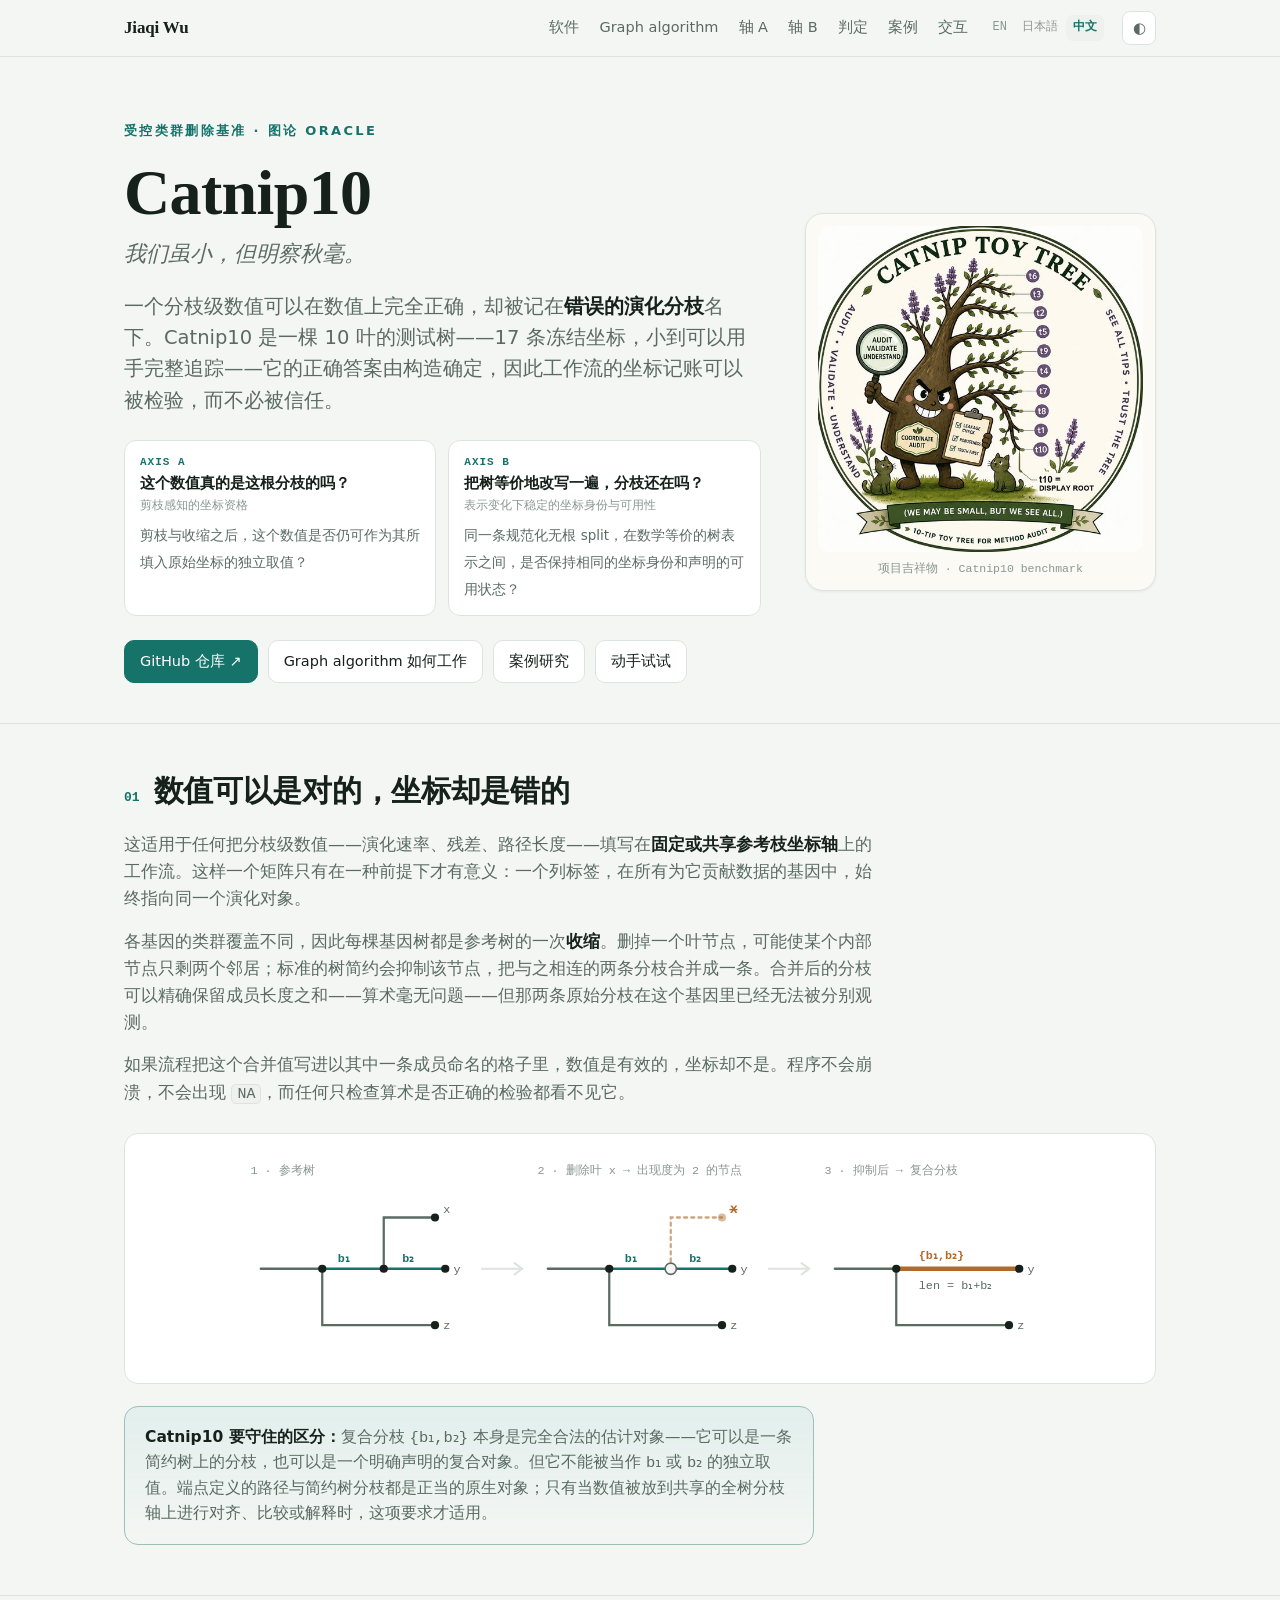
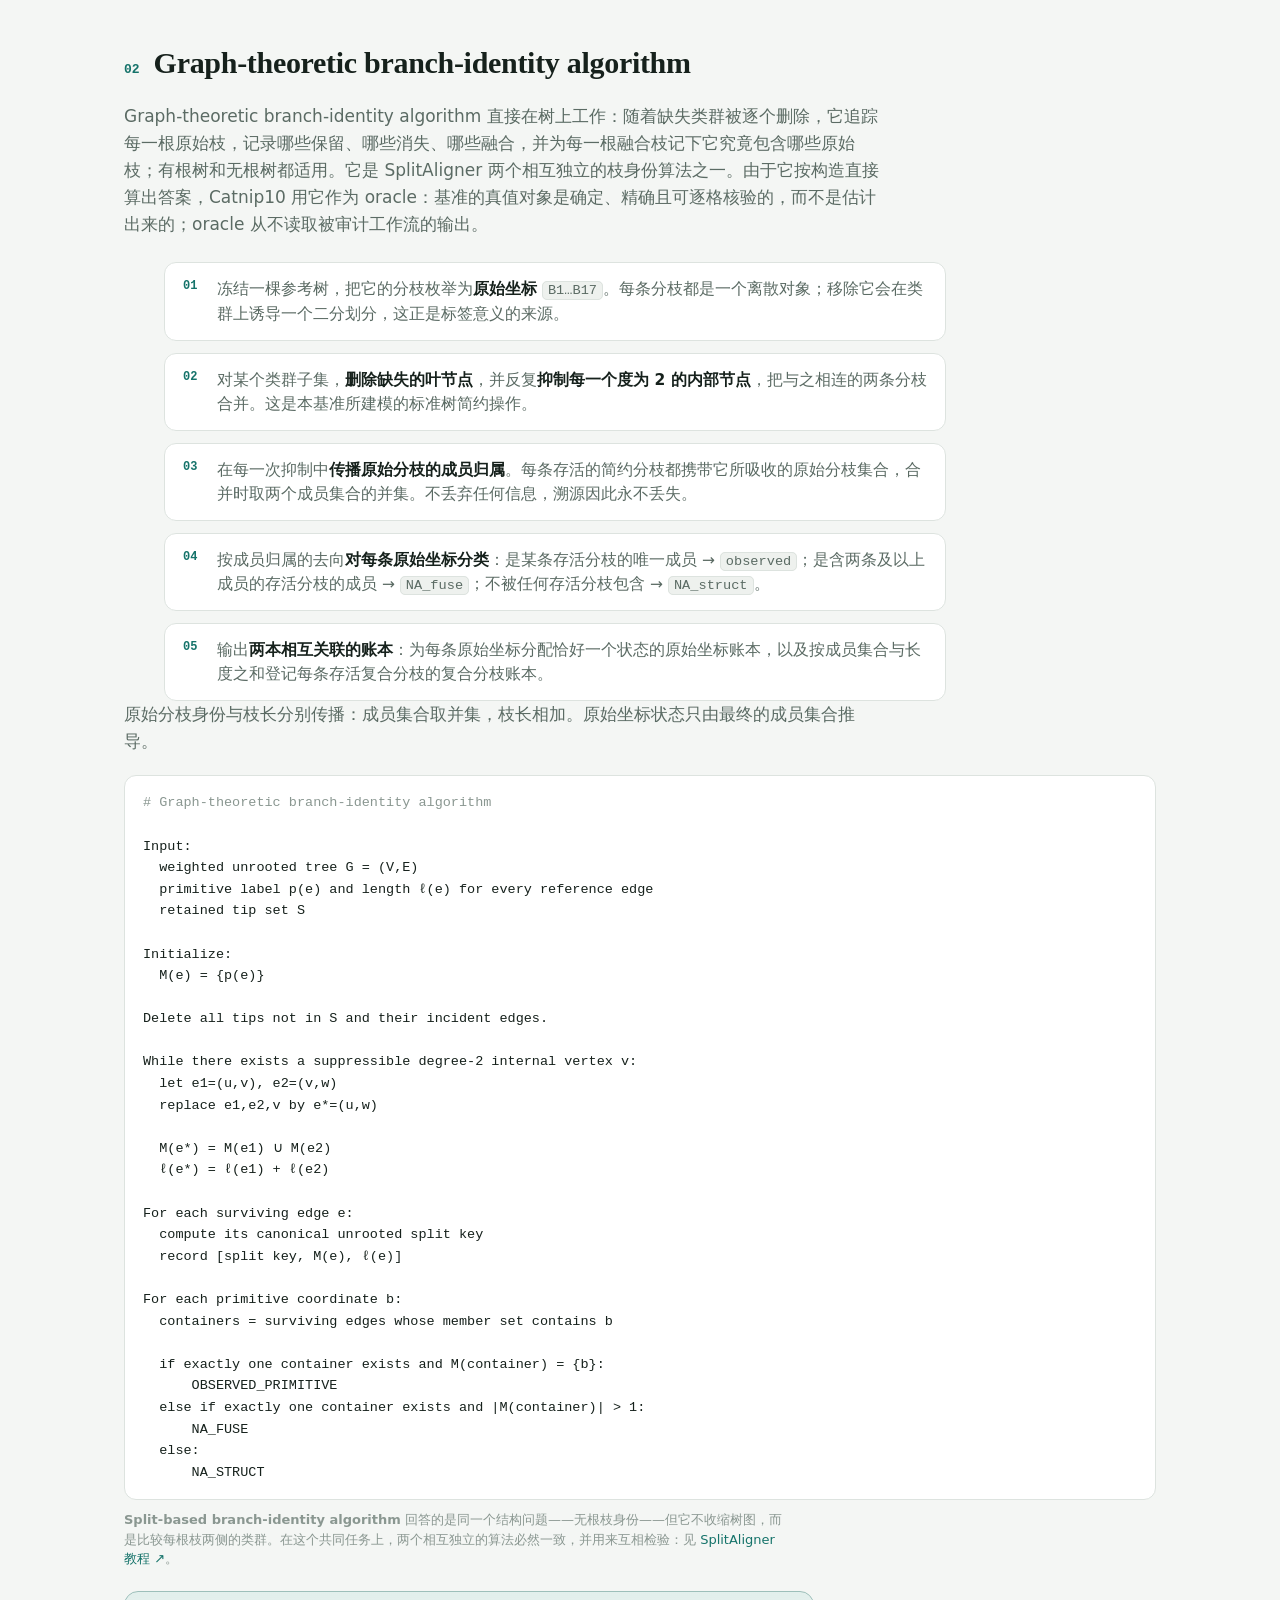
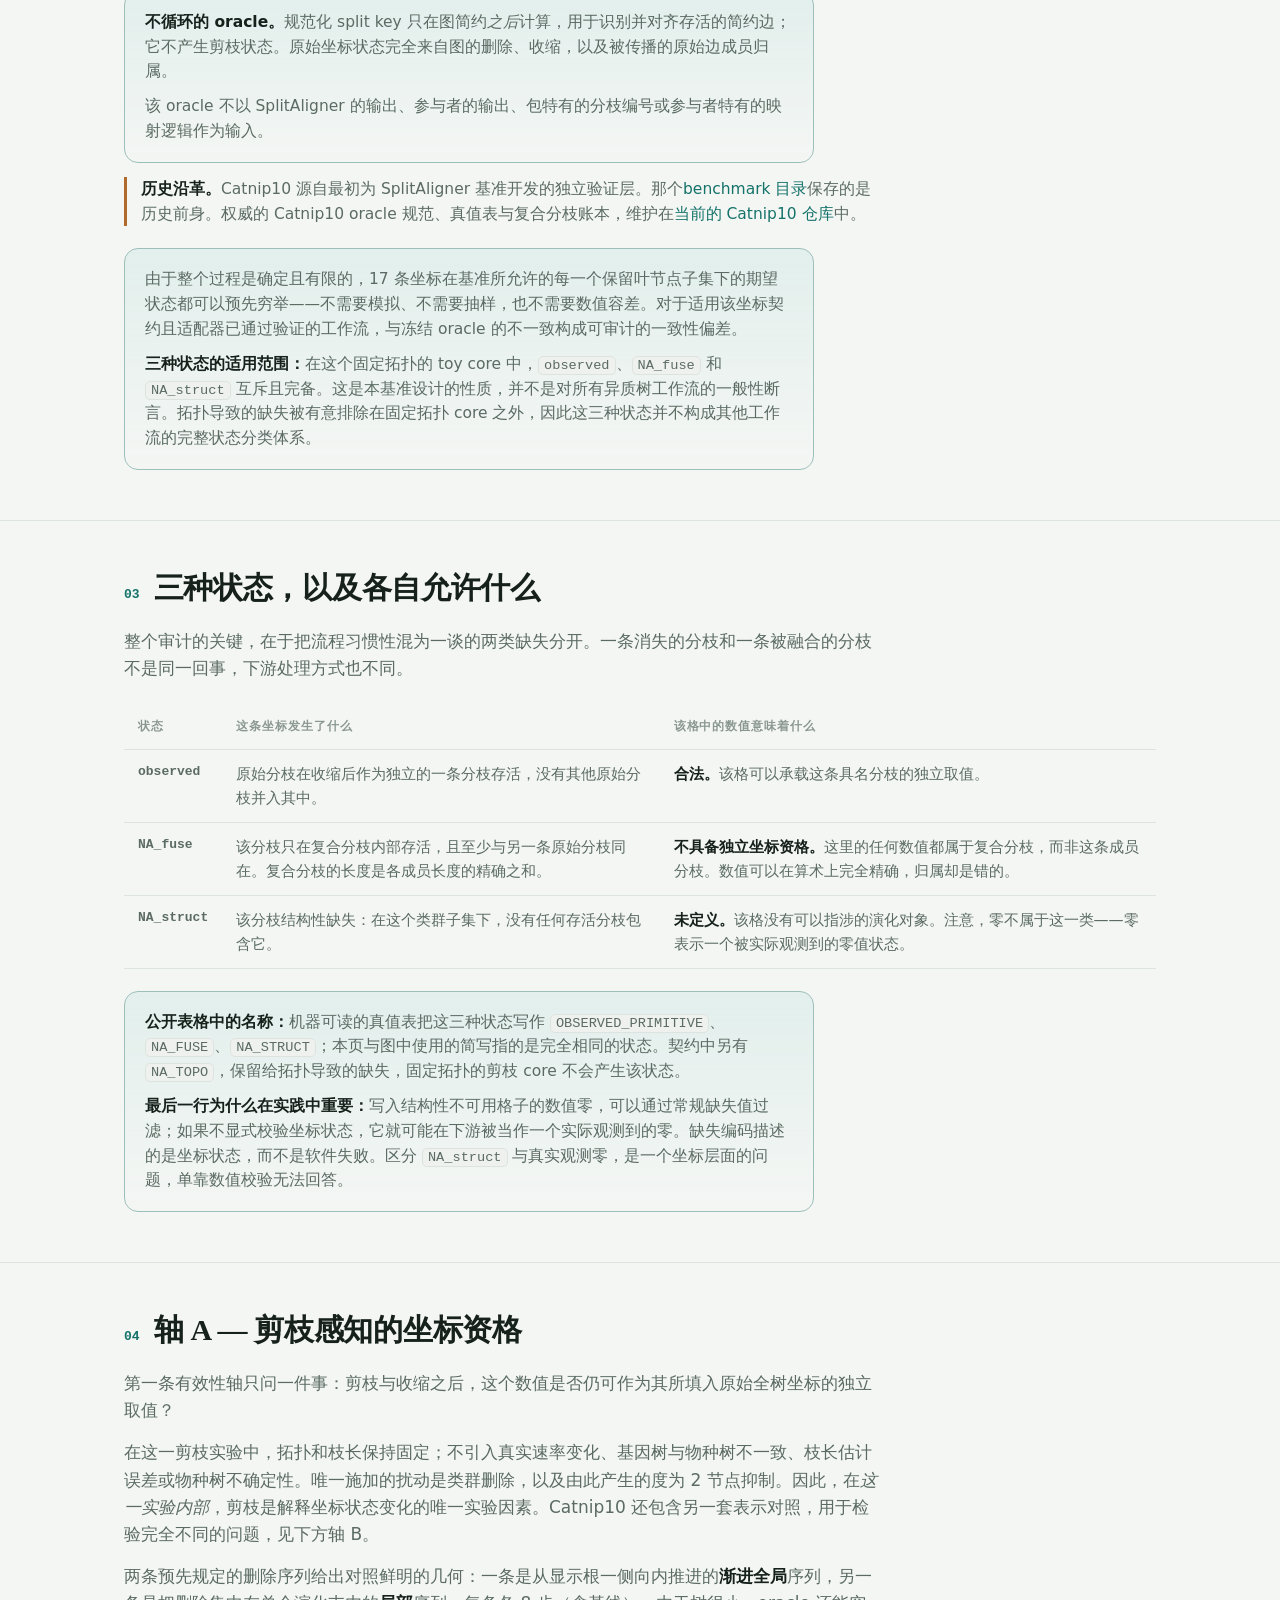
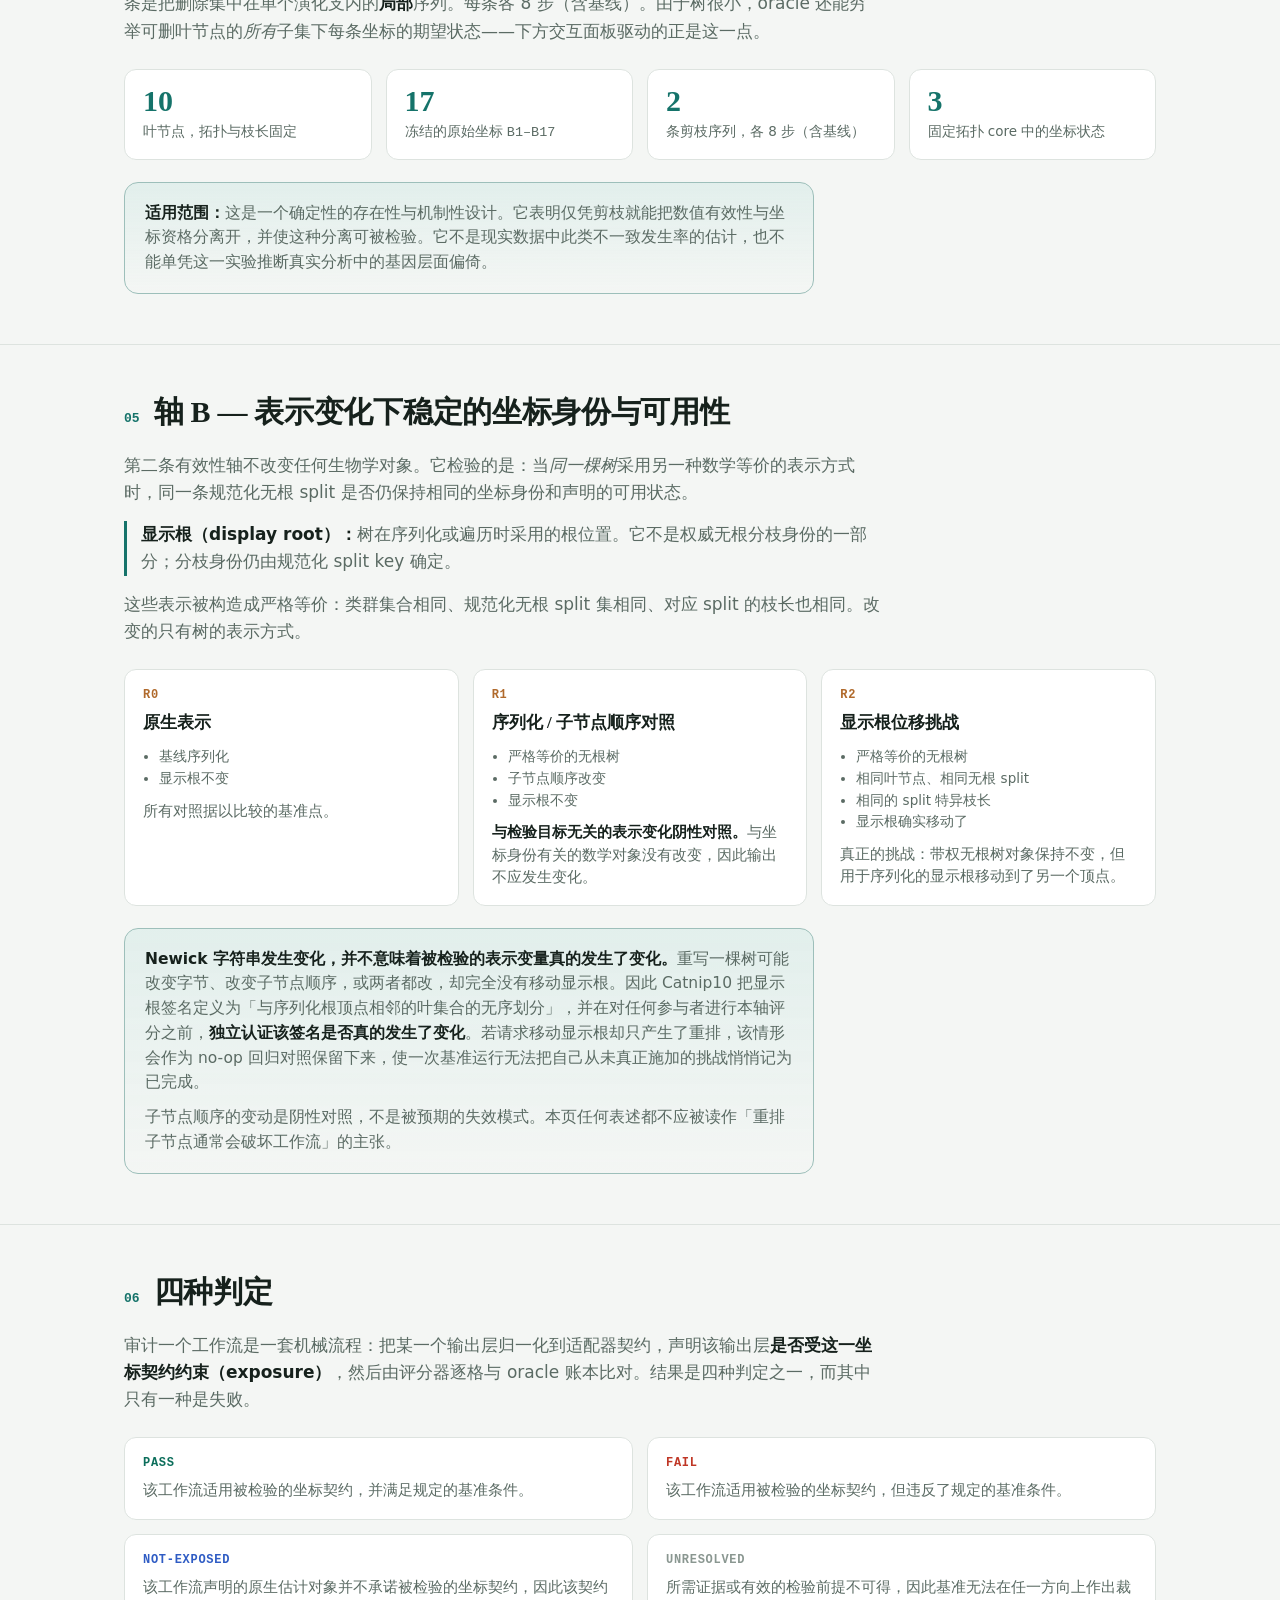
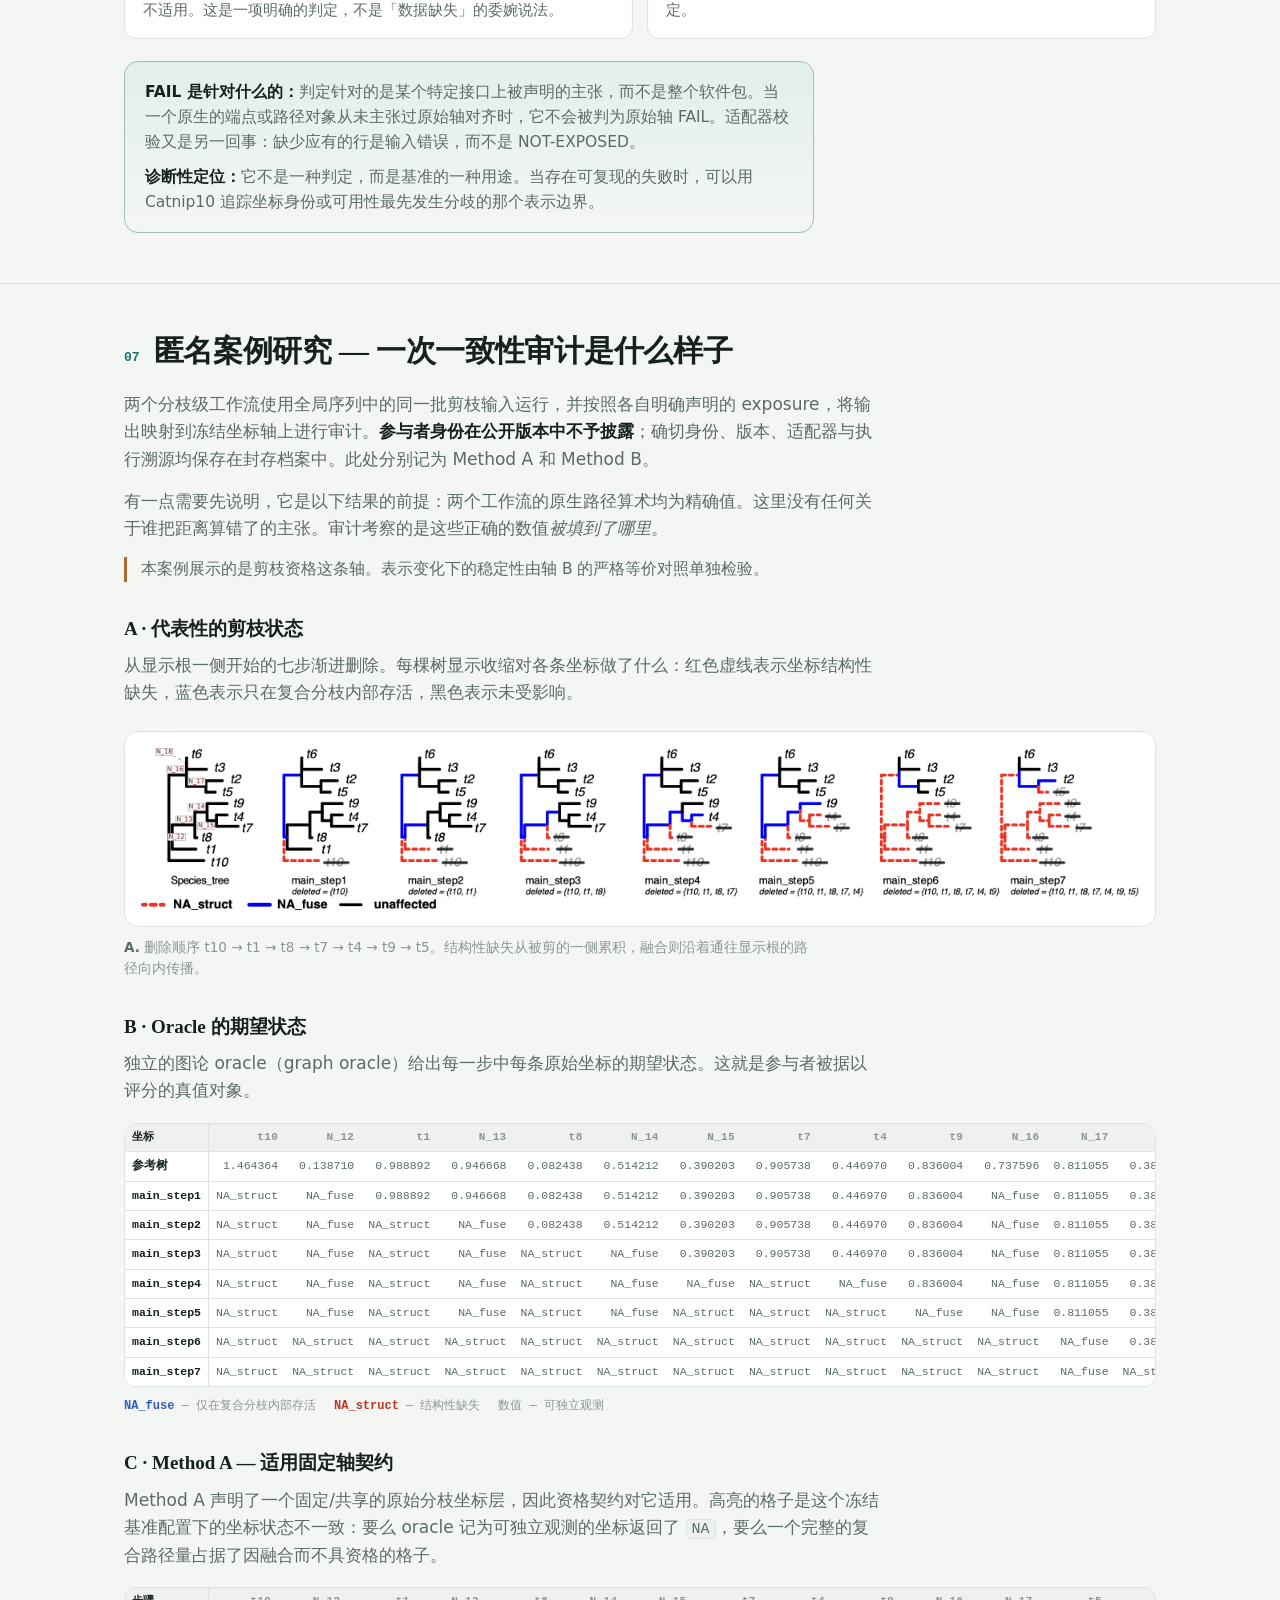
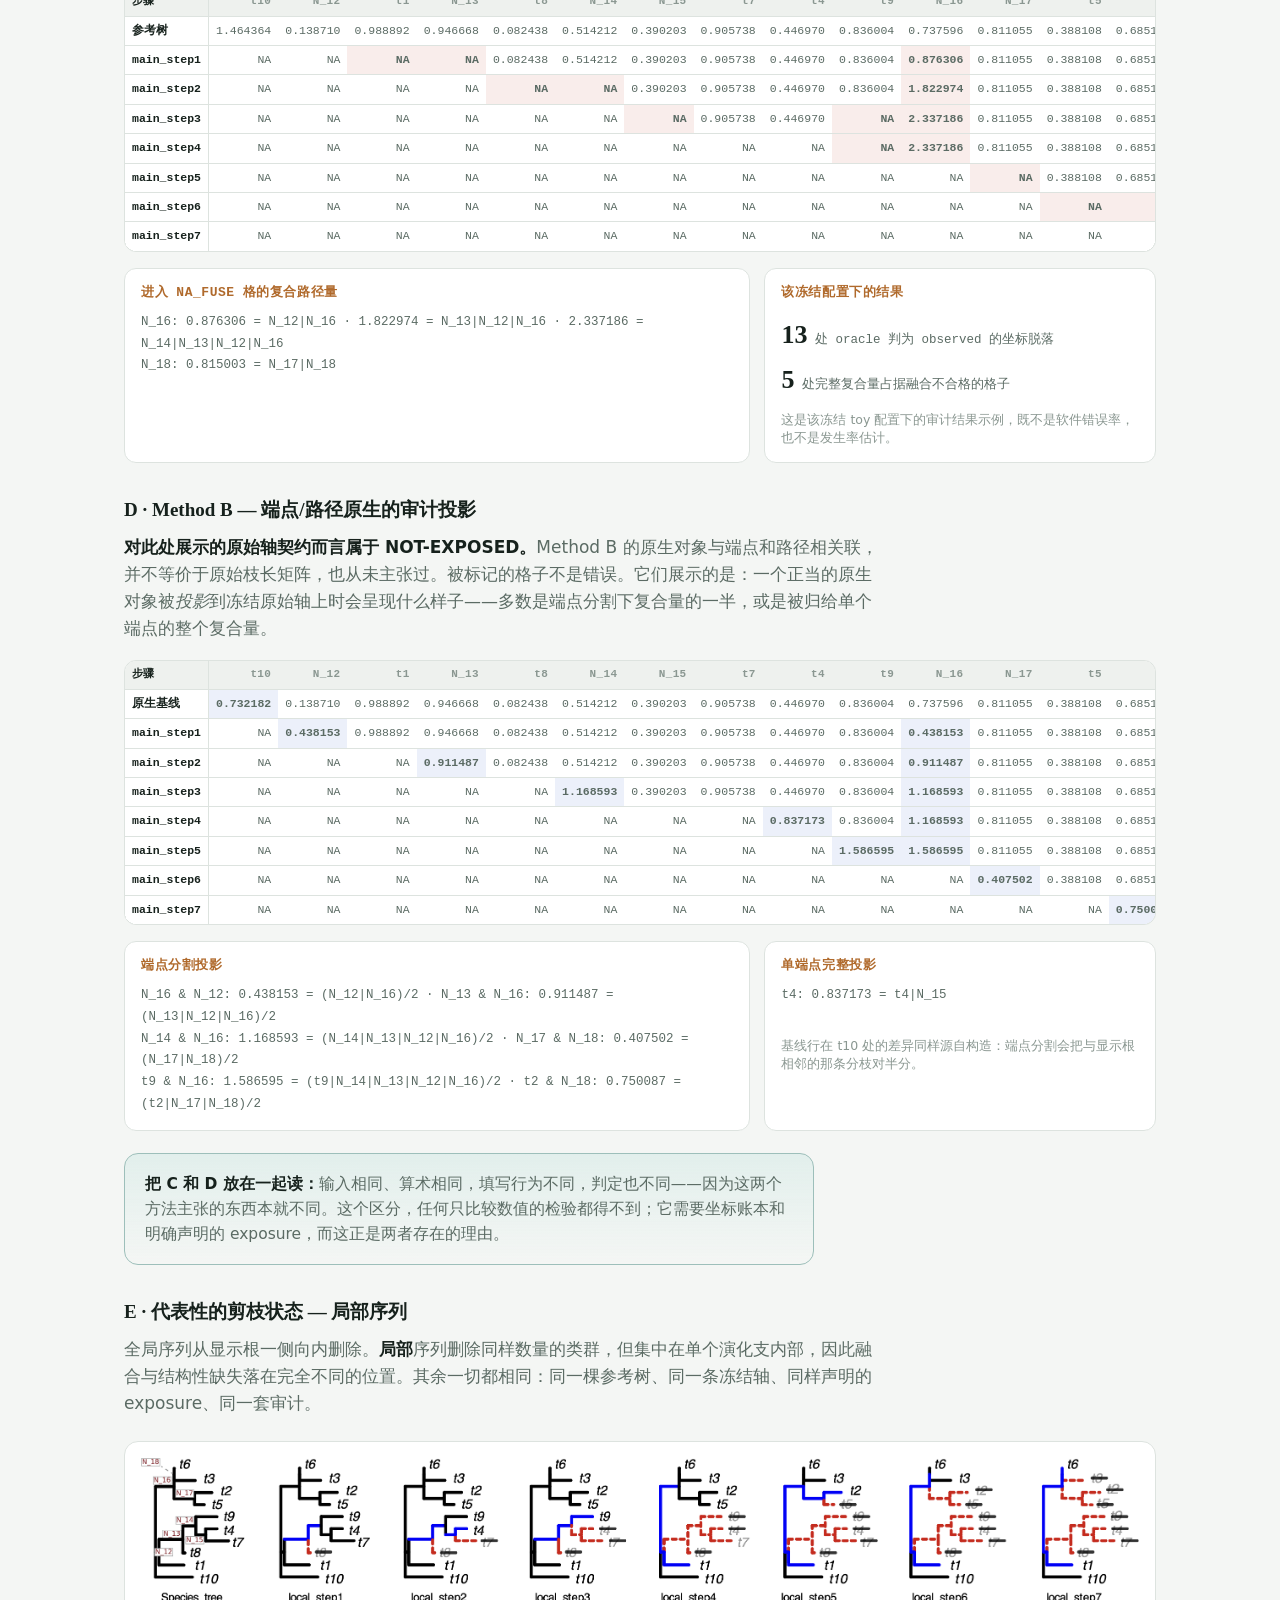
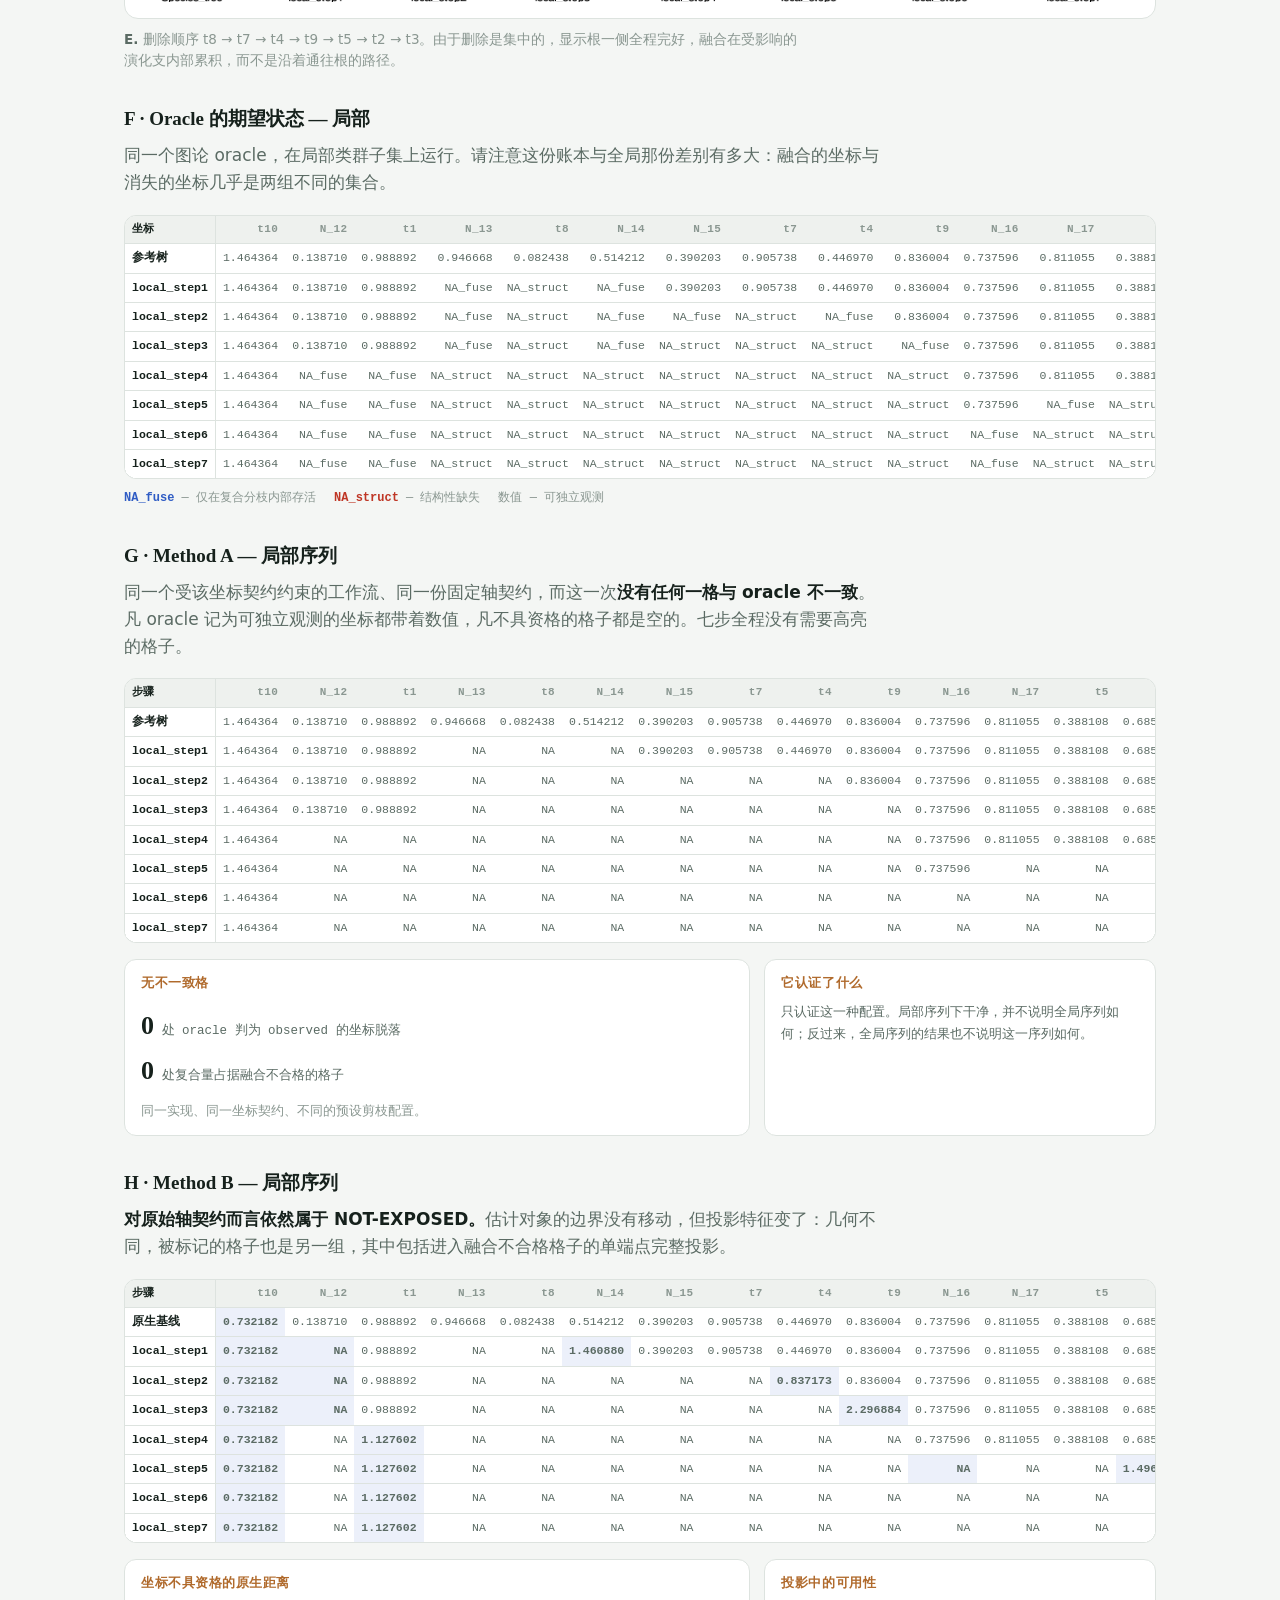
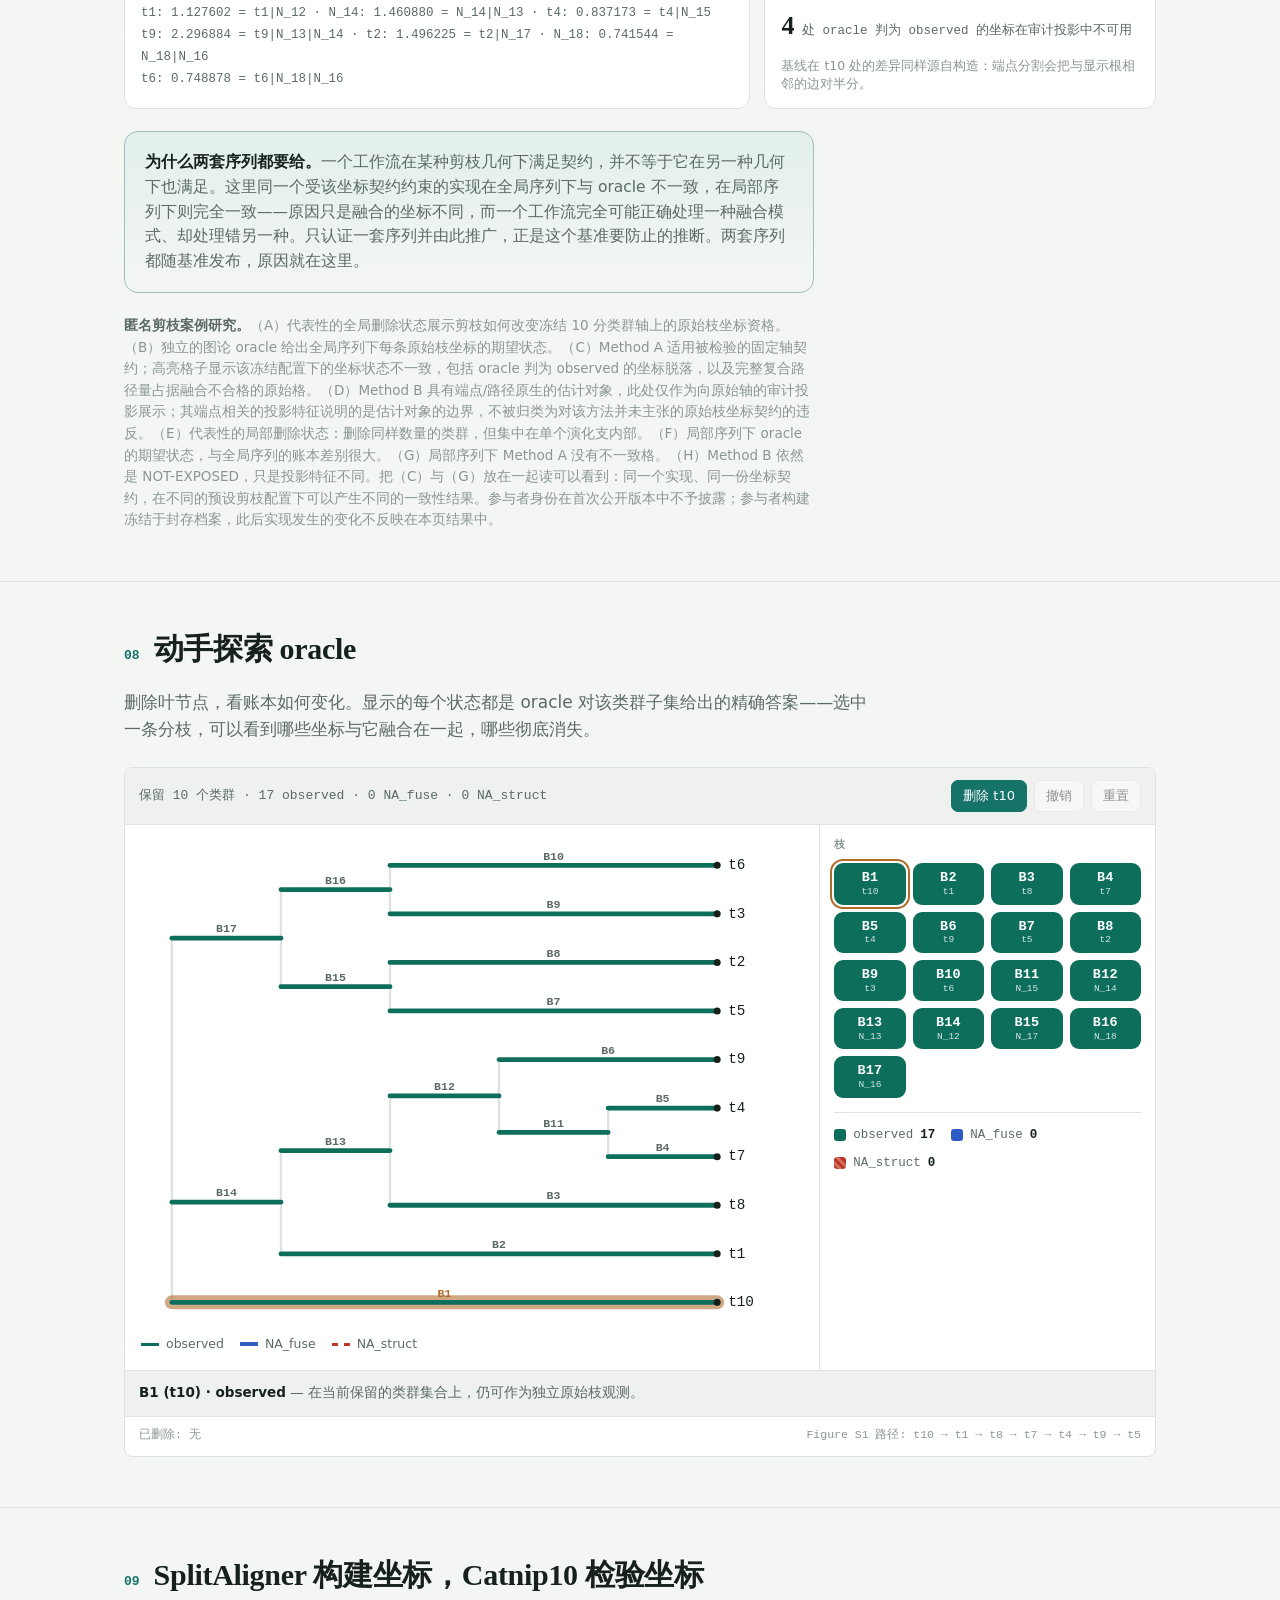
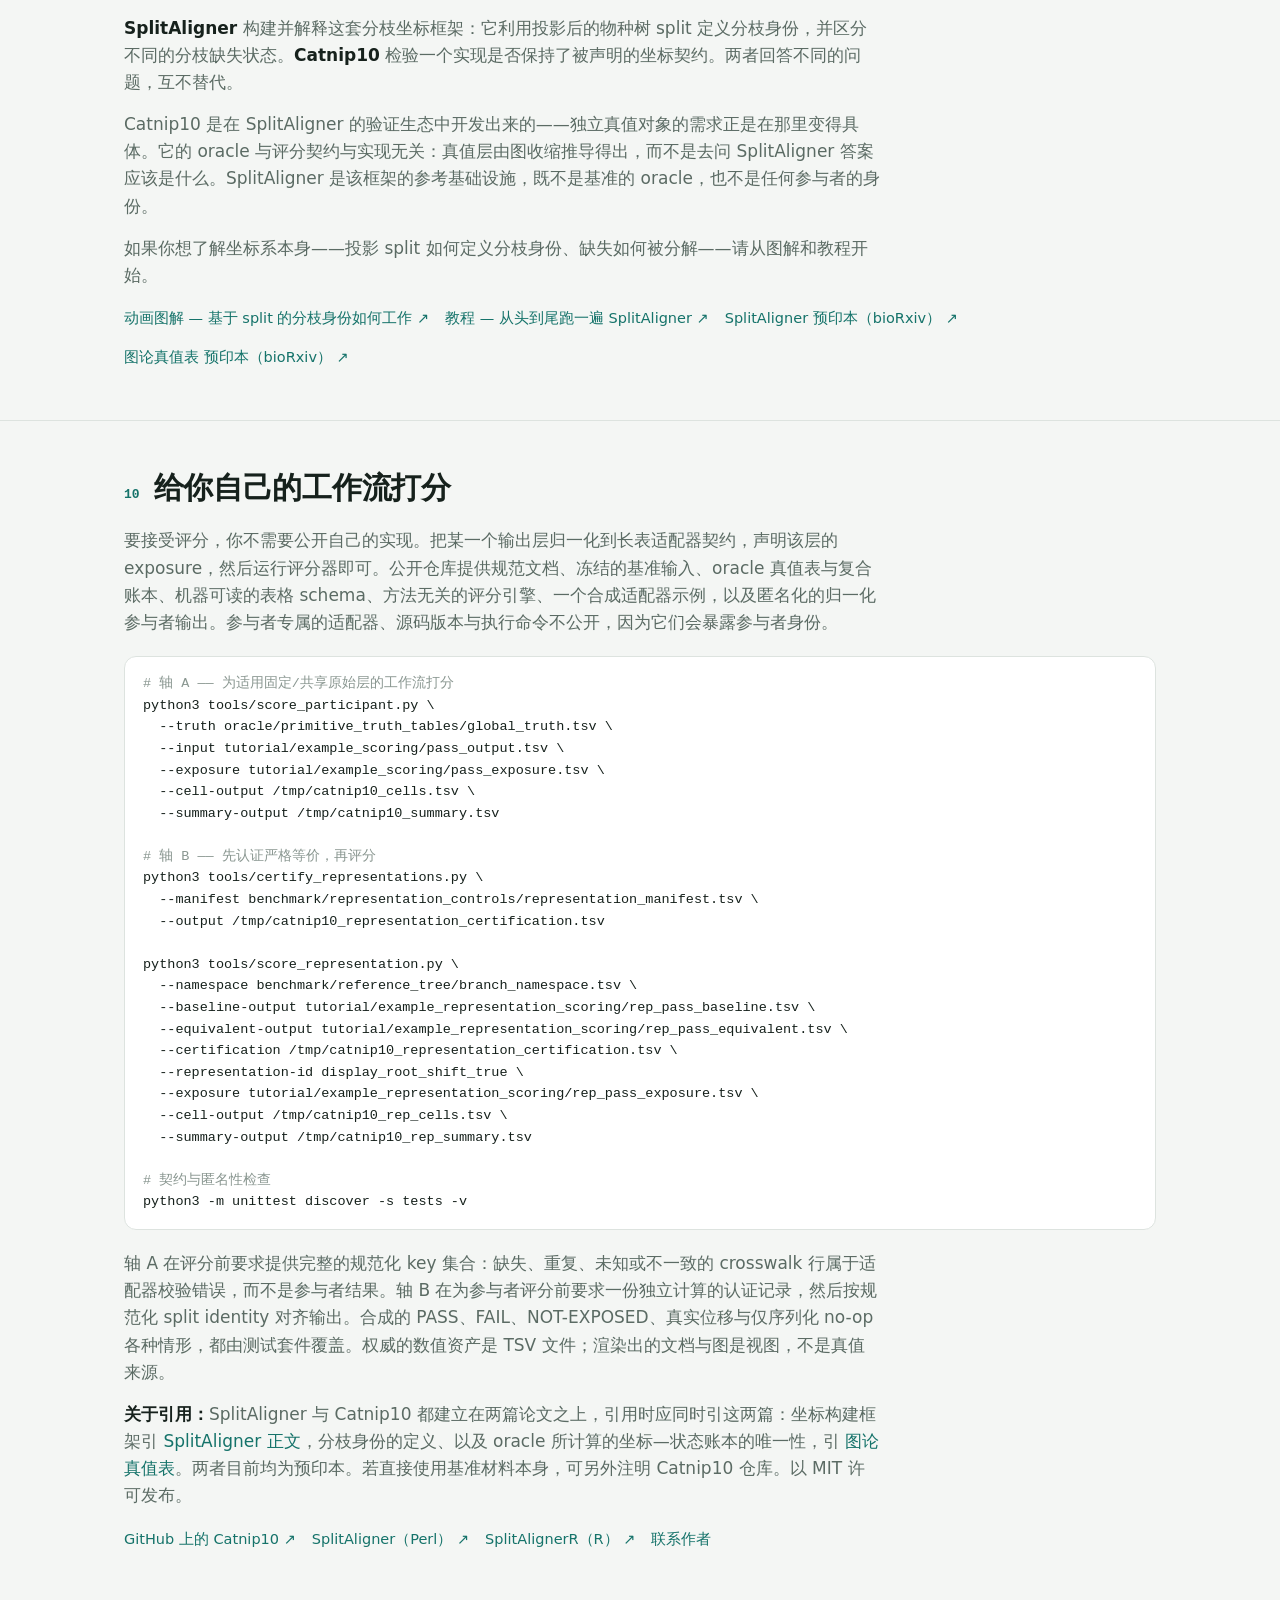
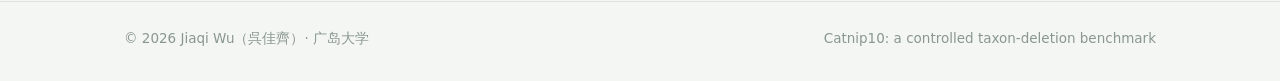
<file: catnip10/index_zh.html>
<!doctype html>
<html lang="zh-Hans">
<head>
<meta charset="utf-8">
<meta name="viewport" content="width=device-width, initial-scale=1">
<link rel="icon" type="image/svg+xml" href="data:image/svg+xml,%3Csvg xmlns='http://www.w3.org/2000/svg' viewBox='0 0 32 32'%3E%3Crect width='32' height='32' rx='7' fill='%2315736a'/%3E%3Cpath d='M5 16h6M11 9v14M11 9h8M11 23h8M19 6v6M19 6h6M19 12h6M19 20v6M19 20h6M19 26h6' fill='none' stroke='%23fff' stroke-width='2.2' stroke-linecap='round'/%3E%3C/svg%3E">
<title>Catnip10: a controlled taxon-deletion benchmark</title>
<meta name="description" content="Catnip10 是面向「使用固定或共享参考枝坐标轴」的分枝级工作流的确定性 10 叶一致性基准。它以独立的图论 oracle（graph oracle）为真值对象，检验剪枝感知的坐标资格，以及表示变化下稳定的坐标身份与可用性。">
<link rel="stylesheet" href="../splitaligner/catnip10_game.css">
<script src="../splitaligner/catnip10_game_data.js" defer></script>
<script src="../splitaligner/catnip10_game.js" defer></script>
<style>
  :root{
    --paper:#f4f6f4; --surface:#ffffff; --surface2:#eef1ee; --line:#dde3df;
    --ink:#16211c; --muted:#5b6b64; --faint:#8a9791;
    --accent:#15736a;
    --accent-2:#b06a2c;
    --accent-soft:#e2efec;
    --serif:"Charter","Iowan Old Style","Palatino Linotype",Palatino,Georgia,"Times New Roman",serif;
    --sans:ui-sans-serif,system-ui,-apple-system,"Segoe UI",Roboto,Helvetica,Arial,sans-serif;
    --mono:ui-monospace,"SF Mono","JetBrains Mono",Menlo,Consolas,monospace;
    --maxw:1080px;
  }
  @media (prefers-color-scheme:dark){
    :root{
      --paper:#0f1613; --surface:#151d19; --surface2:#1b241f; --line:#2a352f;
      --ink:#e7efea; --muted:#a2b1aa; --faint:#75847d;
      --accent:#4bb7a8; --accent-2:#d8974f; --accent-soft:#17302b;
    }
  }
  :root[data-theme="dark"]{
    --paper:#0f1613; --surface:#151d19; --surface2:#1b241f; --line:#2a352f;
    --ink:#e7efea; --muted:#a2b1aa; --faint:#75847d;
    --accent:#4bb7a8; --accent-2:#d8974f; --accent-soft:#17302b;
  }
  :root[data-theme="light"]{
    --paper:#f4f6f4; --surface:#ffffff; --surface2:#eef1ee; --line:#dde3df;
    --ink:#16211c; --muted:#5b6b64; --faint:#8a9791;
    --accent:#15736a; --accent-2:#b06a2c; --accent-soft:#e2efec;
  }

  *{box-sizing:border-box}
  html{scroll-behavior:smooth}
  @media (prefers-reduced-motion:reduce){ html{scroll-behavior:auto} }
  body{margin:0; background:var(--paper); color:var(--ink); font-family:var(--sans);
    line-height:1.6; -webkit-font-smoothing:antialiased; font-size:17px}
  h1,h2,h3{font-family:var(--serif); font-weight:600; line-height:1.15; letter-spacing:-.01em}
  a{color:var(--accent); text-decoration:none}
  a:hover{text-decoration:underline}
  .wrap{max-width:var(--maxw); margin:0 auto; padding:0 24px}
  .mono{font-family:var(--mono)}
  code{font-family:var(--mono); font-size:.88em; background:var(--surface2); border:1px solid var(--line);
    border-radius:5px; padding:1px 5px}

  /* Nav — same idiom as the rest of the site */
  header.nav{position:sticky; top:0; z-index:50; backdrop-filter:saturate(1.4) blur(8px);
    background:color-mix(in srgb,var(--paper) 86%, transparent); border-bottom:1px solid var(--line)}
  .nav-inner{max-width:var(--maxw); margin:0 auto; padding:11px 24px; display:flex; align-items:center; gap:18px}
  .nav-name{font-family:var(--serif); font-weight:600; font-size:17px; letter-spacing:-.01em; margin-right:auto}
  .nav-name a{color:var(--ink)}
  .nav-links{display:flex; gap:20px; align-items:center}
  .nav-links a{color:var(--muted); font-size:14.5px}
  .nav-links a:hover{color:var(--accent); text-decoration:none}
  .lang-switch{display:flex; gap:1px; align-items:center; font-family:var(--mono); font-size:12px}
  .lang-switch a{color:var(--faint); padding:3px 7px; border-radius:6px; text-decoration:none}
  .lang-switch a:hover{color:var(--accent)}
  .lang-switch a.cur{color:var(--accent); background:var(--surface2); font-weight:700}
  .theme-btn{border:1px solid var(--line); background:var(--surface); color:var(--muted); border-radius:8px;
    width:34px; height:34px; cursor:pointer; font-size:15px; display:grid; place-items:center}
  .theme-btn:hover{color:var(--accent); border-color:var(--accent)}
  @media (max-width:820px){ .nav-links{display:none} }

  /* Hero */
  .hero{padding:64px 0 40px}
  .hero-grid{display:grid; grid-template-columns:1.45fr .8fr; gap:44px; align-items:center}
  @media (max-width:860px){ .hero-grid{grid-template-columns:1fr; gap:28px} }
  .eyebrow{font-size:13px; text-transform:uppercase; letter-spacing:.18em; color:var(--accent); font-weight:700}
  .hero h1{font-size:clamp(40px,6.4vw,64px); margin:.22em 0 .1em}
  .hero .tag{font-family:var(--serif); font-size:clamp(18px,2.2vw,22px); color:var(--muted); font-style:italic}
  .lead{font-size:clamp(17px,1.7vw,19.5px); color:var(--muted); max-width:62ch; margin:20px 0 24px}
  .lead em{color:var(--ink); font-style:normal; font-weight:600}
  .btns{display:flex; flex-wrap:wrap; gap:10px}
  .btn{display:inline-flex; align-items:center; gap:7px; border:1px solid var(--line); background:var(--surface);
    color:var(--ink); padding:9px 15px; border-radius:10px; font-size:14.5px; font-weight:500}
  .btn:hover{border-color:var(--accent); color:var(--accent); text-decoration:none}
  .btn.primary{background:var(--accent); border-color:var(--accent); color:#fff}
  .btn.primary:hover{background:color-mix(in srgb,var(--accent) 88%, #000); color:#fff}
  .badge-card{background:#fbfaf4; border:1px solid var(--line); border-radius:18px; padding:12px;
    box-shadow:0 1px 3px rgba(0,0,0,.06)}
  .badge-card img{display:block; width:100%; height:auto; border-radius:10px}
  .badge-cap{font-family:var(--mono); font-size:11.5px; color:var(--faint); text-align:center; margin-top:8px}

  /* Sections */
  section.block{padding:50px 0; border-top:1px solid var(--line)}
  .sec-head{display:flex; align-items:baseline; gap:14px; margin-bottom:22px}
  .sec-head h2{font-size:clamp(23px,3.1vw,30px); margin:0}
  .sec-head .sec-num{font-family:var(--mono); font-size:13px; color:var(--accent); font-weight:700}
  .prose{max-width:70ch; color:var(--muted); font-size:17px}
  .prose strong{color:var(--ink)}
  .prose p{margin:0 0 15px}
  .prose p:last-child{margin-bottom:0}

  /* Callout */
  .note{background:linear-gradient(180deg,var(--accent-soft),transparent);
    border:1px solid color-mix(in srgb,var(--accent) 32%,var(--line)); border-radius:14px;
    padding:18px 20px; margin:22px 0 0; color:var(--muted); font-size:15.5px; max-width:70ch}
  .note strong{color:var(--ink)}
  .note p{margin:0 0 10px} .note p:last-child{margin:0}

  /* Contraction diagram */
  .diagram{margin:26px 0 0; background:var(--surface); border:1px solid var(--line);
    border-radius:14px; padding:22px; overflow-x:auto}
  .diagram svg{display:block; width:100%; min-width:560px; max-width:820px; margin:0 auto; height:auto}
  .dg-edge{fill:none; stroke:var(--muted); stroke-width:2.2; stroke-linecap:round}
  .dg-edge.hot{stroke:var(--accent)}
  .dg-edge.gone{stroke:var(--accent-2); stroke-dasharray:3 4; opacity:.6}
  .dg-edge.fused{stroke:var(--accent-2); stroke-width:4.4}
  .dg-dot{fill:var(--ink)}
  .dg-dot.open{fill:var(--paper); stroke:var(--muted); stroke-width:1.6}
  .dg-dot.gone{fill:var(--accent-2); opacity:.45}
  .dg-t{font-family:var(--mono); font-size:11.5px; fill:var(--muted)}
  .dg-t.lbl{fill:var(--ink); font-weight:700}
  .dg-t.hot{fill:var(--accent); font-weight:700}
  .dg-t.warm{fill:var(--accent-2); font-weight:700}
  .dg-cap{font-family:var(--mono); font-size:11.5px; fill:var(--faint)}
  .dg-arrow{fill:none; stroke:var(--line); stroke-width:2}

  /* Algorithm steps */
  .algo{counter-reset:step; margin:24px 0 0; display:grid; gap:12px; max-width:76ch}
  .algo li{list-style:none; counter-increment:step; position:relative; padding:14px 18px 14px 52px;
    background:var(--surface); border:1px solid var(--line); border-radius:12px;
    color:var(--muted); font-size:15.5px; line-height:1.55}
  .algo li::before{content:counter(step,decimal-leading-zero); position:absolute; left:18px; top:14px;
    font-family:var(--mono); font-size:12px; font-weight:700; color:var(--accent)}
  .algo li strong{color:var(--ink)}

  /* State table */
  .tbl-scroll{overflow-x:auto; margin:24px 0 0}
  table.states{border-collapse:collapse; width:100%; min-width:620px; font-size:15px}
  table.states th,table.states td{text-align:left; padding:12px 14px; border-bottom:1px solid var(--line);
    vertical-align:top; color:var(--muted)}
  table.states thead th{font-family:var(--mono); font-size:11.5px; text-transform:uppercase;
    letter-spacing:.08em; color:var(--faint); font-weight:700; border-bottom:1px solid var(--line)}
  table.states td.st{white-space:nowrap; font-family:var(--mono); font-size:13px; font-weight:700}
  .sw-obs{color:#0c6e5b} .sw-fus{color:#2f5cc4} .sw-str{color:#bf3625}
  @media (prefers-color-scheme:dark){ .sw-obs{color:#3cc0a6} .sw-fus{color:#8ab4f2} .sw-str{color:#f28a8a} }
  :root[data-theme="dark"] .sw-obs{color:#3cc0a6}
  :root[data-theme="dark"] .sw-fus{color:#8ab4f2}
  :root[data-theme="dark"] .sw-str{color:#f28a8a}
  :root[data-theme="light"] .sw-obs{color:#0c6e5b}
  :root[data-theme="light"] .sw-fus{color:#2f5cc4}
  :root[data-theme="light"] .sw-str{color:#bf3625}
  table.states td strong{color:var(--ink)}

  /* Spec grid */
  .spec{display:grid; grid-template-columns:repeat(4,1fr); gap:14px; margin:24px 0 0}
  @media (max-width:820px){ .spec{grid-template-columns:repeat(2,1fr)} }
  .spec > div{background:var(--surface); border:1px solid var(--line); border-radius:12px; padding:16px 18px}
  .spec .n{font-family:var(--serif); font-size:30px; font-weight:600; color:var(--accent); line-height:1}
  .spec .k{font-size:13.5px; color:var(--muted); margin-top:6px; line-height:1.4}

  /* Verdict cards */
  .verdicts{display:grid; grid-template-columns:repeat(2,1fr); gap:14px; margin:24px 0 0}
  @media (max-width:720px){ .verdicts{grid-template-columns:1fr} }
  .vd{background:var(--surface); border:1px solid var(--line); border-radius:12px; padding:16px 18px}
  .vd h4{margin:0 0 6px; font-family:var(--mono); font-size:12px; letter-spacing:.06em; text-transform:uppercase;
    color:var(--accent); font-weight:700}
  .vd p{margin:0; color:var(--muted); font-size:15px; line-height:1.55}

  /* Code block */
  pre{background:var(--surface); border:1px solid var(--line); border-radius:12px; padding:16px 18px;
    overflow-x:auto; font-family:var(--mono); font-size:13.5px; line-height:1.6; color:var(--ink); margin:20px 0 0}
  pre code{background:none; border:none; padding:0; font-size:inherit}
  .cm{color:var(--faint)}

  /* Link rows */
  .linkrow{display:flex; gap:16px; flex-wrap:wrap; font-size:14.5px; margin-top:18px}

  footer{border-top:1px solid var(--line); padding:26px 0 40px; color:var(--faint); font-size:13.5px}
  footer .wrap{display:flex; flex-wrap:wrap; gap:10px 20px; justify-content:space-between}


  /* Audit result tables */
  .figcard{background:#ffffff; border:1px solid var(--line); border-radius:14px; padding:16px;
    overflow-x:auto; margin:24px 0 8px}
  .figcard img{display:block; min-width:900px; width:100%; height:auto}
  figcaption.cap{color:var(--faint); font-size:13.5px; margin-top:10px; max-width:80ch}
  figcaption.cap b{color:var(--muted); font-weight:600}
  .axis-wrap{overflow-x:auto; margin:18px 0 0; border:1px solid var(--line); border-radius:12px; background:var(--surface)}
  table.axis{border-collapse:collapse; font-family:var(--mono); font-size:11.5px; width:100%; min-width:1000px}
  table.axis th,table.axis td{padding:5px 7px; text-align:right; white-space:nowrap;
    border-bottom:1px solid var(--line); color:var(--muted); font-variant-numeric:tabular-nums}
  table.axis thead th{position:sticky; top:0; background:var(--surface2); color:var(--faint);
    font-weight:700; font-size:11px; letter-spacing:.03em}
  table.axis th.rl,table.axis td.rl{text-align:left; position:sticky; left:0; background:var(--surface);
    color:var(--ink); font-weight:700; border-right:1px solid var(--line)}
  table.axis thead th.rl{background:var(--surface2)}
  table.axis tbody tr:last-child td{border-bottom:none}
  td.o-obs{color:var(--muted)}
  td.o-fuse{color:#2f5cc4}
  td.o-struct{color:#bf3625}
  td.mk-bad{color:#bf3625; font-weight:700; background:color-mix(in srgb,#bf3625 9%,transparent)}
  td.mk-proj{color:#2f5cc4; font-weight:700; background:color-mix(in srgb,#2f5cc4 9%,transparent)}
  @media (prefers-color-scheme:dark){ td.mk-proj{color:#8ab4f2; background:color-mix(in srgb,#8ab4f2 12%,transparent)} }
  :root[data-theme="dark"] td.mk-proj{color:#8ab4f2; background:color-mix(in srgb,#8ab4f2 12%,transparent)}
  :root[data-theme="light"] td.mk-proj{color:#2f5cc4; background:color-mix(in srgb,#2f5cc4 9%,transparent)}
  @media (prefers-color-scheme:dark){
    td.o-fuse{color:#8ab4f2} td.o-struct{color:#f28a8a}
    td.mk-bad{color:#f28a8a; background:color-mix(in srgb,#f28a8a 12%,transparent)}
    .figcard{background:#f7f7f2}
  }
  :root[data-theme="dark"] td.o-fuse{color:#8ab4f2}
  :root[data-theme="dark"] td.o-struct{color:#f28a8a}
  :root[data-theme="dark"] td.mk-bad{color:#f28a8a; background:color-mix(in srgb,#f28a8a 12%,transparent)}
  :root[data-theme="dark"] .figcard{background:#f7f7f2}
  :root[data-theme="light"] td.o-fuse{color:#2f5cc4}
  :root[data-theme="light"] td.o-struct{color:#bf3625}
  :root[data-theme="light"] td.mk-bad{color:#bf3625; background:color-mix(in srgb,#bf3625 9%,transparent)}
  :root[data-theme="light"] .figcard{background:#ffffff}
  .tkey{display:flex; gap:18px; flex-wrap:wrap; margin-top:10px; font-family:var(--mono); font-size:12px; color:var(--faint)}
  .tkey i{font-style:normal; font-weight:700}
  .callouts{display:grid; grid-template-columns:1.6fr 1fr; gap:14px; margin-top:16px}
  @media (max-width:820px){ .callouts{grid-template-columns:1fr} }
  .co{background:var(--surface); border:1px solid var(--line); border-radius:12px; padding:14px 16px}
  .co h4{margin:0 0 8px; font-size:13px; font-family:var(--mono); letter-spacing:.04em; color:var(--accent-2);
    text-transform:uppercase; font-weight:700}
  .co p{margin:0; font-family:var(--mono); font-size:12.5px; line-height:1.75; color:var(--muted); word-break:break-word}
  .co .big{font-family:var(--serif); font-size:26px; font-weight:600; color:var(--ink)}
  .subh{font-family:var(--serif); font-size:19px; font-weight:600; color:var(--ink); margin:32px 0 0}
  .subh + .prose{margin-top:8px}

  .catnip-game{margin-top:24px}
  /* Hero axis chips */
  .axes{display:grid; grid-template-columns:1fr 1fr; gap:12px; margin:22px 0 24px; max-width:62ch}
  @media (max-width:720px){ .axes{grid-template-columns:1fr} }
  .ax{background:var(--surface); border:1px solid var(--line); border-radius:12px; padding:13px 15px}
  .ax .axl{display:block; font-family:var(--mono); font-size:11px; font-weight:700; letter-spacing:.09em;
    text-transform:uppercase; color:var(--accent)}
  .ax b{display:block; color:var(--ink); font-size:15px; margin:3px 0 4px; line-height:1.3}
  .ax .axt{display:block; font-family:var(--mono); font-size:11.5px; color:var(--faint);
    margin:0 0 6px; line-height:1.45}
  .ax span:last-child{color:var(--muted); font-size:13.5px; line-height:1.5}

  /* Representation controls */
  .reps{display:grid; grid-template-columns:repeat(3,1fr); gap:14px; margin:24px 0 0}
  @media (max-width:860px){ .reps{grid-template-columns:1fr} }
  .rep{background:var(--surface); border:1px solid var(--line); border-radius:12px; padding:16px 18px}
  .rep .rid{font-family:var(--mono); font-size:12px; font-weight:700; color:var(--accent-2); letter-spacing:.06em}
  .rep h4{margin:4px 0 10px; font-family:var(--serif); font-size:17px; color:var(--ink); font-weight:600}
  .rep ul{margin:0 0 10px; padding-left:16px; color:var(--muted); font-size:13.5px; line-height:1.6}
  .rep li{margin:0}
  .rep p{margin:0; color:var(--muted); font-size:14.5px; line-height:1.55}
  .rep p strong{color:var(--ink)}
  .defn{border-left:3px solid var(--accent); padding-left:14px; margin:4px 0 15px !important}

  /* Dispositions */
  .vd.d-pass h4{color:#0c6e5b} .vd.d-fail h4{color:#bf3625}
  .vd.d-ne h4{color:#2f5cc4}   .vd.d-un h4{color:var(--faint)}
  @media (prefers-color-scheme:dark){
    .vd.d-pass h4{color:#3cc0a6} .vd.d-fail h4{color:#f28a8a} .vd.d-ne h4{color:#8ab4f2}
  }
  :root[data-theme="dark"] .vd.d-pass h4{color:#3cc0a6}
  :root[data-theme="dark"] .vd.d-fail h4{color:#f28a8a}
  :root[data-theme="dark"] .vd.d-ne h4{color:#8ab4f2}
  :root[data-theme="light"] .vd.d-pass h4{color:#0c6e5b}
  :root[data-theme="light"] .vd.d-fail h4{color:#bf3625}
  :root[data-theme="light"] .vd.d-ne h4{color:#2f5cc4}

  .axnote{border-left:3px solid var(--accent-2); padding-left:14px; font-size:15.5px}
  .fine{display:block; margin-top:8px; font-family:var(--sans); font-size:12.5px; color:var(--faint); line-height:1.5}

</style>
</head>
<body>

<header class="nav">
  <div class="nav-inner">
    <span class="nav-name"><a href="../index_zh.html">Jiaqi Wu</a></span>
    <nav class="nav-links">
      <a href="../index_zh.html#software">软件</a>
      <a href="#oracle">Graph algorithm</a>
      <a href="#axis-a">轴 A</a>
      <a href="#axis-b">轴 B</a>
      <a href="#dispositions">判定</a>
      <a href="#case-study">案例</a>
      <a href="#explore">交互</a>
    </nav>
    <div class="lang-switch" aria-label="Language / 言語 / 语言"><a href="index.html">EN</a><a href="index_ja.html">日本語</a><a href="index_zh.html" class="cur">中文</a></div>
    <button class="theme-btn" id="themeBtn" title="Toggle light / dark" aria-label="切换明暗配色">◐</button>
  </div>
</header>

<main>

<section class="hero">
  <div class="wrap hero-grid">
    <div>
      <div class="eyebrow">受控类群删除基准 · 图论 oracle</div>
      <h1>Catnip10</h1>
      <div class="tag">我们虽小，但明察秋毫。</div>
      <p class="lead">一个分枝级数值可以在数值上完全正确，却被记在<em>错误的演化分枝</em>名下。Catnip10 是一棵 10 叶的测试树——17 条冻结坐标，小到可以用手完整追踪——它的正确答案由构造确定，因此工作流的坐标记账可以被检验，而不必被信任。</p>
      <div class="axes">
        <div class="ax"><span class="axl">Axis A</span><b>这个数值真的是这根分枝的吗？</b><span class="axt">剪枝感知的坐标资格</span><span>剪枝与收缩之后，这个数值是否仍可作为其所填入原始坐标的独立取值？</span></div>
        <div class="ax"><span class="axl">Axis B</span><b>把树等价地改写一遍，分枝还在吗？</b><span class="axt">表示变化下稳定的坐标身份与可用性</span><span>同一条规范化无根 split，在数学等价的树表示之间，是否保持相同的坐标身份和声明的可用状态？</span></div>
      </div>
      <div class="btns">
        <a class="btn primary" href="https://github.com/wujiaqi06/Catnip10" target="_blank" rel="noopener">GitHub 仓库 ↗</a>
        <a class="btn" href="#oracle">Graph algorithm 如何工作</a>
        <a class="btn" href="#case-study">案例研究</a>
        <a class="btn" href="#explore">动手试试</a>
      </div>
    </div>
    <figure class="badge-card" style="margin:0">
      <img src="catnip10_mascot.jpg" alt="Catnip10 吉祥物：一棵手持放大镜与审计记录板的卡通玩具树，标注了 t1 到 t10 十个叶节点，其中 t10 标为 DISPLAY ROOT。">
      <figcaption class="badge-cap">项目吉祥物 · Catnip10 benchmark</figcaption>
    </figure>
  </div>
</section>

<!-- 01 -->
<section class="block" id="problem">
  <div class="wrap">
    <div class="sec-head"><span class="sec-num">01</span><h2>数值可以是对的，坐标却是错的</h2></div>
    <div class="prose">
      <p>这适用于任何把分枝级数值——演化速率、残差、路径长度——填写在<strong>固定或共享参考枝坐标轴</strong>上的工作流。这样一个矩阵只有在一种前提下才有意义：一个列标签，在所有为它贡献数据的基因中，始终指向同一个演化对象。</p>
      <p>各基因的类群覆盖不同，因此每棵基因树都是参考树的一次<strong>收缩</strong>。删掉一个叶节点，可能使某个内部节点只剩两个邻居；标准的树简约会抑制该节点，把与之相连的两条分枝合并成一条。合并后的分枝可以精确保留成员长度之和——算术毫无问题——但那两条原始分枝在这个基因里已经无法被分别观测。</p>
      <p>如果流程把这个合并值写进以其中一条成员命名的格子里，数值是有效的，坐标却不是。程序不会崩溃，不会出现 <code>NA</code>，而任何只检查算术是否正确的检验都看不见它。</p>
    </div>

    <div class="diagram">
      <svg viewBox="0 0 800 200" role="img" aria-label="示意图：删除一个叶节点后产生度为 2 的节点；抑制该节点会把两条原始分枝融合为一条复合分枝，其长度为二者之和。">
        <text class="dg-cap" x="20" y="18">1 · 参考树</text>
        <g>
          <path class="dg-edge" d="M30 110 H90"/><path class="dg-edge hot" d="M90 110 H150"/>
          <path class="dg-edge" d="M150 110 L150 60 H200"/><path class="dg-edge hot" d="M150 110 H210"/>
          <path class="dg-edge" d="M90 110 L90 165 H200"/>
          <circle class="dg-dot" cx="90" cy="110" r="4"/><circle class="dg-dot" cx="150" cy="110" r="4"/>
          <circle class="dg-dot" cx="200" cy="60" r="4"/><circle class="dg-dot" cx="210" cy="110" r="4"/>
          <circle class="dg-dot" cx="200" cy="165" r="4"/>
          <text class="dg-t hot" x="105" y="103">b₁</text><text class="dg-t hot" x="168" y="103">b₂</text>
          <text class="dg-t" x="208" y="56">x</text><text class="dg-t" x="218" y="114">y</text><text class="dg-t" x="208" y="169">z</text>
        </g>
        <path class="dg-arrow" d="M245 110 H285"/><path class="dg-arrow" d="M277 104 L285 110 L277 116"/>
        <text class="dg-cap" x="300" y="18">2 · 删除叶 x → 出现度为 2 的节点</text>
        <g transform="translate(280,0)">
          <path class="dg-edge" d="M30 110 H90"/><path class="dg-edge hot" d="M90 110 H150"/>
          <path class="dg-edge gone" d="M150 110 L150 60 H200"/><path class="dg-edge hot" d="M150 110 H210"/>
          <path class="dg-edge" d="M90 110 L90 165 H200"/>
          <circle class="dg-dot" cx="90" cy="110" r="4"/><circle class="dg-dot open" cx="150" cy="110" r="5.5"/>
          <circle class="dg-dot gone" cx="200" cy="60" r="4"/><circle class="dg-dot" cx="210" cy="110" r="4"/>
          <circle class="dg-dot" cx="200" cy="165" r="4"/>
          <text class="dg-t hot" x="105" y="103">b₁</text><text class="dg-t hot" x="168" y="103">b₂</text>
          <text class="dg-t warm" x="208" y="56">x̶</text><text class="dg-t" x="218" y="114">y</text><text class="dg-t" x="208" y="169">z</text>
        </g>
        <path class="dg-arrow" d="M525 110 H565"/><path class="dg-arrow" d="M557 104 L565 110 L557 116"/>
        <text class="dg-cap" x="580" y="18">3 · 抑制后 → 复合分枝</text>
        <g transform="translate(560,0)">
          <path class="dg-edge" d="M30 110 H90"/><path class="dg-edge fused" d="M90 110 H210"/>
          <path class="dg-edge" d="M90 110 L90 165 H200"/>
          <circle class="dg-dot" cx="90" cy="110" r="4"/><circle class="dg-dot" cx="210" cy="110" r="4"/>
          <circle class="dg-dot" cx="200" cy="165" r="4"/>
          <text class="dg-t warm" x="112" y="100">{b₁,b₂}</text><text class="dg-t" x="112" y="130">len = b₁+b₂</text>
          <text class="dg-t" x="218" y="114">y</text><text class="dg-t" x="208" y="169">z</text>
        </g>
      </svg>
    </div>

    <div class="note">
      <p><strong>Catnip10 要守住的区分：</strong>复合分枝 <span class="mono">{b₁,b₂}</span> 本身是完全合法的估计对象——它可以是一条简约树上的分枝，也可以是一个明确声明的复合对象。但它不能被当作 <span class="mono">b₁</span> 或 <span class="mono">b₂</span> 的独立取值。端点定义的路径与简约树分枝都是正当的原生对象；只有当数值被放到共享的全树分枝轴上进行对齐、比较或解释时，这项要求才适用。</p>
    </div>
  </div>
</section>

<!-- 02 -->
<section class="block" id="oracle">
  <div class="wrap">
    <div class="sec-head"><span class="sec-num">02</span><h2>Graph-theoretic branch-identity algorithm</h2></div>
    <div class="prose">
      <p>Graph-theoretic branch-identity algorithm 直接在树上工作：随着缺失类群被逐个删除，它追踪每一根原始枝，记录哪些保留、哪些消失、哪些融合，并为每一根融合枝记下它究竟包含哪些原始枝；有根树和无根树都适用。它是 SplitAligner 两个相互独立的枝身份算法之一。由于它按构造直接算出答案，Catnip10 用它作为 oracle：基准的真值对象是确定、精确且可逐格核验的，而不是估计出来的；oracle 从不读取被审计工作流的输出。</p>
    </div>

    <ol class="algo">
      <li>冻结一棵参考树，把它的分枝枚举为<strong>原始坐标</strong> <code>B1…B17</code>。每条分枝都是一个离散对象；移除它会在类群上诱导一个二分划分，这正是标签意义的来源。</li>
      <li>对某个类群子集，<strong>删除缺失的叶节点</strong>，并反复<strong>抑制每一个度为 2 的内部节点</strong>，把与之相连的两条分枝合并。这是本基准所建模的标准树简约操作。</li>
      <li>在每一次抑制中<strong>传播原始分枝的成员归属</strong>。每条存活的简约分枝都携带它所吸收的原始分枝集合，合并时取两个成员集合的并集。不丢弃任何信息，溯源因此永不丢失。</li>
      <li>按成员归属的去向<strong>对每条原始坐标分类</strong>：是某条存活分枝的唯一成员 → <code>observed</code>；是含两条及以上成员的存活分枝的成员 → <code>NA_fuse</code>；不被任何存活分枝包含 → <code>NA_struct</code>。</li>
      <li>输出<strong>两本相互关联的账本</strong>：为每条原始坐标分配恰好一个状态的原始坐标账本，以及按成员集合与长度之和登记每条存活复合分枝的复合分枝账本。</li>
    </ol>

    <div class="prose"><p>原始分枝身份与枝长分别传播：成员集合取并集，枝长相加。原始坐标状态只由最终的成员集合推导。</p></div>

<pre><code><span class="cm"># Graph-theoretic branch-identity algorithm</span>

Input:
  weighted unrooted tree G = (V,E)
  primitive label p(e) and length &#8467;(e) for every reference edge
  retained tip set S

Initialize:
  M(e) = {p(e)}

Delete all tips not in S and their incident edges.

While there exists a suppressible degree-2 internal vertex v:
  let e1=(u,v), e2=(v,w)
  replace e1,e2,v by e*=(u,w)

  M(e*) = M(e1) &#8746; M(e2)
  &#8467;(e*) = &#8467;(e1) + &#8467;(e2)

For each surviving edge e:
  compute its canonical unrooted split key
  record [split key, M(e), &#8467;(e)]

For each primitive coordinate b:
  containers = surviving edges whose member set contains b

  if exactly one container exists and M(container) = {b}:
      OBSERVED_PRIMITIVE
  else if exactly one container exists and |M(container)| &gt; 1:
      NA_FUSE
  else:
      NA_STRUCT
</code></pre>
    <p class="fine" style="font-size:13px; margin:10px 0 20px; max-width:80ch"><strong>Split-based branch-identity algorithm</strong> 回答的是同一个结构问题——无根枝身份——但它不收缩树图，而是比较每根枝两侧的类群。在这个共同任务上，两个相互独立的算法必然一致，并用来互相检验：见 <a href="../splitaligner/SplitAligner_tutorial_zh.html#idea">SplitAligner 教程 ↗</a>。</p>

    <div class="note">
      <p><strong>不循环的 oracle。</strong>规范化 split key 只在图简约<em>之后</em>计算，用于识别并对齐存活的简约边；它不产生剪枝状态。原始坐标状态完全来自图的删除、收缩，以及被传播的原始边成员归属。</p>
      <p>该 oracle 不以 SplitAligner 的输出、参与者的输出、包特有的分枝编号或参与者特有的映射逻辑作为输入。</p>
    </div>


    <div class="prose" style="margin-top:14px"><p class="axnote"><strong>历史沿革。</strong>Catnip10 源自最初为 SplitAligner 基准开发的独立验证层。那个<a href="https://github.com/wujiaqi06/SplitAligner/tree/main/benchmark" target="_blank" rel="noopener">benchmark 目录</a>保存的是历史前身。权威的 Catnip10 oracle 规范、真值表与复合分枝账本，维护在<a href="https://github.com/wujiaqi06/Catnip10" target="_blank" rel="noopener">当前的 Catnip10 仓库</a>中。</p></div>

    <div class="note">
      <p>由于整个过程是确定且有限的，17 条坐标在基准所允许的每一个保留叶节点子集下的期望状态都可以预先穷举——不需要模拟、不需要抽样，也不需要数值容差。对于适用该坐标契约且适配器已通过验证的工作流，与冻结 oracle 的不一致构成可审计的一致性偏差。</p>
      <p><strong>三种状态的适用范围：</strong>在这个固定拓扑的 toy core 中，<code>observed</code>、<code>NA_fuse</code> 和 <code>NA_struct</code> 互斥且完备。这是本基准设计的性质，并不是对所有异质树工作流的一般性断言。拓扑导致的缺失被有意排除在固定拓扑 core 之外，因此这三种状态并不构成其他工作流的完整状态分类体系。</p>
    </div>
  </div>
</section>

<!-- 03 -->
<section class="block" id="states">
  <div class="wrap">
    <div class="sec-head"><span class="sec-num">03</span><h2>三种状态，以及各自允许什么</h2></div>
    <div class="prose">
      <p>整个审计的关键，在于把流程习惯性混为一谈的两类缺失分开。一条消失的分枝和一条被融合的分枝不是同一回事，下游处理方式也不同。</p>
    </div>

    <div class="tbl-scroll">
      <table class="states">
        <thead><tr><th>状态</th><th>这条坐标发生了什么</th><th>该格中的数值意味着什么</th></tr></thead>
        <tbody>
          <tr><td class="st sw-obs">observed</td>
            <td>原始分枝在收缩后作为独立的一条分枝存活，没有其他原始分枝并入其中。</td>
            <td><strong>合法。</strong>该格可以承载这条具名分枝的独立取值。</td></tr>
          <tr><td class="st sw-fus">NA_fuse</td>
            <td>该分枝只在复合分枝内部存活，且至少与另一条原始分枝同在。复合分枝的长度是各成员长度的精确之和。</td>
            <td><strong>不具备独立坐标资格。</strong>这里的任何数值都属于复合分枝，而非这条成员分枝。数值可以在算术上完全精确，归属却是错的。</td></tr>
          <tr><td class="st sw-str">NA_struct</td>
            <td>该分枝结构性缺失：在这个类群子集下，没有任何存活分枝包含它。</td>
            <td><strong>未定义。</strong>该格没有可以指涉的演化对象。注意，零不属于这一类——零表示一个被实际观测到的零值状态。</td></tr>
        </tbody>
      </table>
    </div>

    <div class="note">
      <p><strong>公开表格中的名称：</strong>机器可读的真值表把这三种状态写作 <code>OBSERVED_PRIMITIVE</code>、<code>NA_FUSE</code>、<code>NA_STRUCT</code>；本页与图中使用的简写指的是完全相同的状态。契约中另有 <code>NA_TOPO</code>，保留给拓扑导致的缺失，固定拓扑的剪枝 core 不会产生该状态。</p>
      <p><strong>最后一行为什么在实践中重要：</strong>写入结构性不可用格子的数值零，可以通过常规缺失值过滤；如果不显式校验坐标状态，它就可能在下游被当作一个实际观测到的零。缺失编码描述的是坐标状态，而不是软件失败。区分 <code>NA_struct</code> 与真实观测零，是一个坐标层面的问题，单靠数值校验无法回答。</p>
    </div>
  </div>
</section>

<!-- 04 -->
<section class="block" id="axis-a">
  <div class="wrap">
    <div class="sec-head"><span class="sec-num">04</span><h2>轴 A — 剪枝感知的坐标资格</h2></div>
    <div class="prose">
      <p>第一条有效性轴只问一件事：剪枝与收缩之后，这个数值是否仍可作为其所填入原始全树坐标的独立取值？</p>
      <p>在这一剪枝实验中，拓扑和枝长保持固定；不引入真实速率变化、基因树与物种树不一致、枝长估计误差或物种树不确定性。唯一施加的扰动是类群删除，以及由此产生的度为 2 节点抑制。因此，在<em>这一实验内部</em>，剪枝是解释坐标状态变化的唯一实验因素。Catnip10 还包含另一套表示对照，用于检验完全不同的问题，见下方轴 B。</p>
      <p>两条预先规定的删除序列给出对照鲜明的几何：一条是从显示根一侧向内推进的<strong>渐进全局</strong>序列，另一条是把删除集中在单个演化支内的<strong>局部</strong>序列。每条各 8 步（含基线）。由于树很小，oracle 还能穷举可删叶节点的<em>所有</em>子集下每条坐标的期望状态——下方交互面板驱动的正是这一点。</p>
    </div>

    <div class="spec">
      <div><div class="n">10</div><div class="k">叶节点，拓扑与枝长固定</div></div>
      <div><div class="n">17</div><div class="k">冻结的原始坐标 <span class="mono">B1–B17</span></div></div>
      <div><div class="n">2</div><div class="k">条剪枝序列，各 8 步（含基线）</div></div>
      <div><div class="n">3</div><div class="k">固定拓扑 core 中的坐标状态</div></div>
    </div>

    <div class="note">
      <p><strong>适用范围：</strong>这是一个确定性的存在性与机制性设计。它表明仅凭剪枝就能把数值有效性与坐标资格分离开，并使这种分离可被检验。它不是现实数据中此类不一致发生率的估计，也不能单凭这一实验推断真实分析中的基因层面偏倚。</p>
    </div>
  </div>
</section>

<!-- 05 -->
<section class="block" id="axis-b">
  <div class="wrap">
    <div class="sec-head"><span class="sec-num">05</span><h2>轴 B — 表示变化下稳定的坐标身份与可用性</h2></div>
    <div class="prose">
      <p>第二条有效性轴不改变任何生物学对象。它检验的是：当<em>同一棵树</em>采用另一种数学等价的表示方式时，同一条规范化无根 split 是否仍保持相同的坐标身份和声明的可用状态。</p>
      <p class="defn"><strong>显示根（display root）：</strong>树在序列化或遍历时采用的根位置。它不是权威无根分枝身份的一部分；分枝身份仍由规范化 split key 确定。</p>
      <p>这些表示被构造成严格等价：类群集合相同、规范化无根 split 集相同、对应 split 的枝长也相同。改变的只有树的表示方式。</p>
    </div>

    <div class="reps">
      <div class="rep">
        <div class="rid">R0</div><h4>原生表示</h4>
        <ul><li>基线序列化</li><li>显示根不变</li></ul>
        <p>所有对照据以比较的基准点。</p>
      </div>
      <div class="rep">
        <div class="rid">R1</div><h4>序列化 / 子节点顺序对照</h4>
        <ul><li>严格等价的无根树</li><li>子节点顺序改变</li><li>显示根不变</li></ul>
        <p><strong>与检验目标无关的表示变化阴性对照。</strong>与坐标身份有关的数学对象没有改变，因此输出不应发生变化。</p>
      </div>
      <div class="rep">
        <div class="rid">R2</div><h4>显示根位移挑战</h4>
        <ul><li>严格等价的无根树</li><li>相同叶节点、相同无根 split</li><li>相同的 split 特异枝长</li><li>显示根确实移动了</li></ul>
        <p>真正的挑战：带权无根树对象保持不变，但用于序列化的显示根移动到了另一个顶点。</p>
      </div>
    </div>

    <div class="note">
      <p><strong>Newick 字符串发生变化，并不意味着被检验的表示变量真的发生了变化。</strong>重写一棵树可能改变字节、改变子节点顺序，或两者都改，却完全没有移动显示根。因此 Catnip10 把显示根签名定义为「与序列化根顶点相邻的叶集合的无序划分」，并在对任何参与者进行本轴评分之前，<strong>独立认证该签名是否真的发生了变化</strong>。若请求移动显示根却只产生了重排，该情形会作为 no-op 回归对照保留下来，使一次基准运行无法把自己从未真正施加的挑战悄悄记为已完成。</p>
      <p>子节点顺序的变动是阴性对照，不是被预期的失效模式。本页任何表述都不应被读作「重排子节点通常会破坏工作流」的主张。</p>
    </div>
  </div>
</section>

<!-- 06 -->
<section class="block" id="dispositions">
  <div class="wrap">
    <div class="sec-head"><span class="sec-num">06</span><h2>四种判定</h2></div>
    <div class="prose">
      <p>审计一个工作流是一套机械流程：把某一个输出层归一化到适配器契约，声明该输出层<strong>是否受这一坐标契约约束（exposure）</strong>，然后由评分器逐格与 oracle 账本比对。结果是四种判定之一，而其中只有一种是失败。</p>
    </div>

    <div class="verdicts">
      <div class="vd d-pass"><h4>PASS</h4><p>该工作流适用被检验的坐标契约，并满足规定的基准条件。</p></div>
      <div class="vd d-fail"><h4>FAIL</h4><p>该工作流适用被检验的坐标契约，但违反了规定的基准条件。</p></div>
      <div class="vd d-ne"><h4>NOT-EXPOSED</h4><p>该工作流声明的原生估计对象并不承诺被检验的坐标契约，因此该契约不适用。这是一项明确的判定，不是「数据缺失」的委婉说法。</p></div>
      <div class="vd d-un"><h4>UNRESOLVED</h4><p>所需证据或有效的检验前提不可得，因此基准无法在任一方向上作出裁定。</p></div>
    </div>

    <div class="note">
      <p><strong>FAIL 是针对什么的：</strong>判定针对的是某个特定接口上被声明的主张，而不是整个软件包。当一个原生的端点或路径对象从未主张过原始轴对齐时，它不会被判为原始轴 FAIL。适配器校验又是另一回事：缺少应有的行是输入错误，而不是 NOT-EXPOSED。</p>
      <p><strong>诊断性定位：</strong>它不是一种判定，而是基准的一种用途。当存在可复现的失败时，可以用 Catnip10 追踪坐标身份或可用性最先发生分歧的那个表示边界。</p>
    </div>
  </div>
</section>

<!-- 07 -->
<section class="block" id="case-study">
  <div class="wrap">
    <div class="sec-head"><span class="sec-num">07</span><h2>匿名案例研究 — 一次一致性审计是什么样子</h2></div>
    <div class="prose">
      <p>两个分枝级工作流使用全局序列中的同一批剪枝输入运行，并按照各自明确声明的 exposure，将输出映射到冻结坐标轴上进行审计。<strong>参与者身份在公开版本中不予披露</strong>；确切身份、版本、适配器与执行溯源均保存在封存档案中。此处分别记为 Method A 和 Method B。</p>
      <p>有一点需要先说明，它是以下结果的前提：两个工作流的原生路径算术均为精确值。这里没有任何关于谁把距离算错了的主张。审计考察的是这些正确的数值<em>被填到了哪里</em>。</p>
      <p class="axnote">本案例展示的是剪枝资格这条轴。表示变化下的稳定性由轴 B 的严格等价对照单独检验。</p>
    </div>

    <div class="subh">A · 代表性的剪枝状态</div>
    <div class="prose"><p>从显示根一侧开始的七步渐进删除。每棵树显示收缩对各条坐标做了什么：红色虚线表示坐标结构性缺失，蓝色表示只在复合分枝内部存活，黑色表示未受影响。</p></div>

    <figure style="margin:0">
      <div class="figcard">
        <img src="oracle_global_deletion.png" alt="八张进化树图，展示参考树与七步渐进删除。每一步中，坐标结构性缺失的分枝以红色虚线绘制，仅在融合复合分枝内部存活的分枝以蓝色绘制，未受影响的分枝以黑色绘制。">
      </div>
      <figcaption class="cap"><b>A.</b> 删除顺序 t10 → t1 → t8 → t7 → t4 → t9 → t5。结构性缺失从被剪的一侧累积，融合则沿着通往显示根的路径向内传播。</figcaption>
    </figure>

    <div class="subh">B · Oracle 的期望状态</div>
    <div class="prose"><p>独立的图论 oracle（graph oracle）给出每一步中每条原始坐标的期望状态。这就是参与者被据以评分的真值对象。</p></div>

    <div class="axis-wrap"><table class="axis"><thead><tr><th class="rl">坐标</th>
<th>t10</th>
<th>N_12</th>
<th>t1</th>
<th>N_13</th>
<th>t8</th>
<th>N_14</th>
<th>N_15</th>
<th>t7</th>
<th>t4</th>
<th>t9</th>
<th>N_16</th>
<th>N_17</th>
<th>t5</th>
<th>t2</th>
<th>N_18</th>
<th>t3</th>
<th>t6</th>
</tr></thead><tbody>
<tr><td class="rl">参考树</td>
<td class="o-obs">1.464364</td>
<td class="o-obs">0.138710</td>
<td class="o-obs">0.988892</td>
<td class="o-obs">0.946668</td>
<td class="o-obs">0.082438</td>
<td class="o-obs">0.514212</td>
<td class="o-obs">0.390203</td>
<td class="o-obs">0.905738</td>
<td class="o-obs">0.446970</td>
<td class="o-obs">0.836004</td>
<td class="o-obs">0.737596</td>
<td class="o-obs">0.811055</td>
<td class="o-obs">0.388108</td>
<td class="o-obs">0.685170</td>
<td class="o-obs">0.003948</td>
<td class="o-obs">0.832916</td>
<td class="o-obs">0.007334</td>
</tr>
<tr><td class="rl">main_step1</td>
<td class="o-struct">NA_struct</td>
<td class="o-fuse">NA_fuse</td>
<td class="o-obs">0.988892</td>
<td class="o-obs">0.946668</td>
<td class="o-obs">0.082438</td>
<td class="o-obs">0.514212</td>
<td class="o-obs">0.390203</td>
<td class="o-obs">0.905738</td>
<td class="o-obs">0.446970</td>
<td class="o-obs">0.836004</td>
<td class="o-fuse">NA_fuse</td>
<td class="o-obs">0.811055</td>
<td class="o-obs">0.388108</td>
<td class="o-obs">0.685170</td>
<td class="o-obs">0.003948</td>
<td class="o-obs">0.832916</td>
<td class="o-obs">0.007334</td>
</tr>
<tr><td class="rl">main_step2</td>
<td class="o-struct">NA_struct</td>
<td class="o-fuse">NA_fuse</td>
<td class="o-struct">NA_struct</td>
<td class="o-fuse">NA_fuse</td>
<td class="o-obs">0.082438</td>
<td class="o-obs">0.514212</td>
<td class="o-obs">0.390203</td>
<td class="o-obs">0.905738</td>
<td class="o-obs">0.446970</td>
<td class="o-obs">0.836004</td>
<td class="o-fuse">NA_fuse</td>
<td class="o-obs">0.811055</td>
<td class="o-obs">0.388108</td>
<td class="o-obs">0.685170</td>
<td class="o-obs">0.003948</td>
<td class="o-obs">0.832916</td>
<td class="o-obs">0.007334</td>
</tr>
<tr><td class="rl">main_step3</td>
<td class="o-struct">NA_struct</td>
<td class="o-fuse">NA_fuse</td>
<td class="o-struct">NA_struct</td>
<td class="o-fuse">NA_fuse</td>
<td class="o-struct">NA_struct</td>
<td class="o-fuse">NA_fuse</td>
<td class="o-obs">0.390203</td>
<td class="o-obs">0.905738</td>
<td class="o-obs">0.446970</td>
<td class="o-obs">0.836004</td>
<td class="o-fuse">NA_fuse</td>
<td class="o-obs">0.811055</td>
<td class="o-obs">0.388108</td>
<td class="o-obs">0.685170</td>
<td class="o-obs">0.003948</td>
<td class="o-obs">0.832916</td>
<td class="o-obs">0.007334</td>
</tr>
<tr><td class="rl">main_step4</td>
<td class="o-struct">NA_struct</td>
<td class="o-fuse">NA_fuse</td>
<td class="o-struct">NA_struct</td>
<td class="o-fuse">NA_fuse</td>
<td class="o-struct">NA_struct</td>
<td class="o-fuse">NA_fuse</td>
<td class="o-fuse">NA_fuse</td>
<td class="o-struct">NA_struct</td>
<td class="o-fuse">NA_fuse</td>
<td class="o-obs">0.836004</td>
<td class="o-fuse">NA_fuse</td>
<td class="o-obs">0.811055</td>
<td class="o-obs">0.388108</td>
<td class="o-obs">0.685170</td>
<td class="o-obs">0.003948</td>
<td class="o-obs">0.832916</td>
<td class="o-obs">0.007334</td>
</tr>
<tr><td class="rl">main_step5</td>
<td class="o-struct">NA_struct</td>
<td class="o-fuse">NA_fuse</td>
<td class="o-struct">NA_struct</td>
<td class="o-fuse">NA_fuse</td>
<td class="o-struct">NA_struct</td>
<td class="o-fuse">NA_fuse</td>
<td class="o-struct">NA_struct</td>
<td class="o-struct">NA_struct</td>
<td class="o-struct">NA_struct</td>
<td class="o-fuse">NA_fuse</td>
<td class="o-fuse">NA_fuse</td>
<td class="o-obs">0.811055</td>
<td class="o-obs">0.388108</td>
<td class="o-obs">0.685170</td>
<td class="o-obs">0.003948</td>
<td class="o-obs">0.832916</td>
<td class="o-obs">0.007334</td>
</tr>
<tr><td class="rl">main_step6</td>
<td class="o-struct">NA_struct</td>
<td class="o-struct">NA_struct</td>
<td class="o-struct">NA_struct</td>
<td class="o-struct">NA_struct</td>
<td class="o-struct">NA_struct</td>
<td class="o-struct">NA_struct</td>
<td class="o-struct">NA_struct</td>
<td class="o-struct">NA_struct</td>
<td class="o-struct">NA_struct</td>
<td class="o-struct">NA_struct</td>
<td class="o-struct">NA_struct</td>
<td class="o-fuse">NA_fuse</td>
<td class="o-obs">0.388108</td>
<td class="o-obs">0.685170</td>
<td class="o-fuse">NA_fuse</td>
<td class="o-obs">0.832916</td>
<td class="o-obs">0.007334</td>
</tr>
<tr><td class="rl">main_step7</td>
<td class="o-struct">NA_struct</td>
<td class="o-struct">NA_struct</td>
<td class="o-struct">NA_struct</td>
<td class="o-struct">NA_struct</td>
<td class="o-struct">NA_struct</td>
<td class="o-struct">NA_struct</td>
<td class="o-struct">NA_struct</td>
<td class="o-struct">NA_struct</td>
<td class="o-struct">NA_struct</td>
<td class="o-struct">NA_struct</td>
<td class="o-struct">NA_struct</td>
<td class="o-fuse">NA_fuse</td>
<td class="o-struct">NA_struct</td>
<td class="o-fuse">NA_fuse</td>
<td class="o-fuse">NA_fuse</td>
<td class="o-obs">0.832916</td>
<td class="o-obs">0.007334</td>
</tr>
</tbody></table></div>
    <div class="tkey"><span><i class="mono" style="color:#2f5cc4">NA_fuse</i> — 仅在复合分枝内部存活</span><span><i class="mono" style="color:#bf3625">NA_struct</i> — 结构性缺失</span><span>数值 — 可独立观测</span></div>

    <div class="subh">C · Method A — 适用固定轴契约</div>
    <div class="prose"><p>Method A 声明了一个固定/共享的原始分枝坐标层，因此资格契约对它适用。高亮的格子是这个冻结基准配置下的坐标状态不一致：要么 oracle 记为可独立观测的坐标返回了 <code>NA</code>，要么一个完整的复合路径量占据了因融合而不具资格的格子。</p></div>

    <div class="axis-wrap"><table class="axis"><thead><tr><th class="rl">步骤</th>
<th>t10</th>
<th>N_12</th>
<th>t1</th>
<th>N_13</th>
<th>t8</th>
<th>N_14</th>
<th>N_15</th>
<th>t7</th>
<th>t4</th>
<th>t9</th>
<th>N_16</th>
<th>N_17</th>
<th>t5</th>
<th>t2</th>
<th>N_18</th>
<th>t3</th>
<th>t6</th>
</tr></thead><tbody>
<tr><td class="rl">参考树</td>
<td class="">1.464364</td>
<td class="">0.138710</td>
<td class="">0.988892</td>
<td class="">0.946668</td>
<td class="">0.082438</td>
<td class="">0.514212</td>
<td class="">0.390203</td>
<td class="">0.905738</td>
<td class="">0.446970</td>
<td class="">0.836004</td>
<td class="">0.737596</td>
<td class="">0.811055</td>
<td class="">0.388108</td>
<td class="">0.685170</td>
<td class="">0.003948</td>
<td class="">0.832916</td>
<td class="">0.007334</td>
</tr>
<tr><td class="rl">main_step1</td>
<td class="">NA</td>
<td class="">NA</td>
<td class="mk-bad" title="oracle 判为 observed 的坐标返回了 NA">NA</td>
<td class="mk-bad" title="oracle 判为 observed 的坐标返回了 NA">NA</td>
<td class="">0.082438</td>
<td class="">0.514212</td>
<td class="">0.390203</td>
<td class="">0.905738</td>
<td class="">0.446970</td>
<td class="">0.836004</td>
<td class="mk-bad" title="复合路径量出现在 NA_fuse 格中">0.876306</td>
<td class="">0.811055</td>
<td class="">0.388108</td>
<td class="">0.685170</td>
<td class="">0.003948</td>
<td class="">0.832916</td>
<td class="">0.007334</td>
</tr>
<tr><td class="rl">main_step2</td>
<td class="">NA</td>
<td class="">NA</td>
<td class="">NA</td>
<td class="">NA</td>
<td class="mk-bad" title="oracle 判为 observed 的坐标返回了 NA">NA</td>
<td class="mk-bad" title="oracle 判为 observed 的坐标返回了 NA">NA</td>
<td class="">0.390203</td>
<td class="">0.905738</td>
<td class="">0.446970</td>
<td class="">0.836004</td>
<td class="mk-bad" title="复合路径量出现在 NA_fuse 格中">1.822974</td>
<td class="">0.811055</td>
<td class="">0.388108</td>
<td class="">0.685170</td>
<td class="">0.003948</td>
<td class="">0.832916</td>
<td class="">0.007334</td>
</tr>
<tr><td class="rl">main_step3</td>
<td class="">NA</td>
<td class="">NA</td>
<td class="">NA</td>
<td class="">NA</td>
<td class="">NA</td>
<td class="">NA</td>
<td class="mk-bad" title="oracle 判为 observed 的坐标返回了 NA">NA</td>
<td class="">0.905738</td>
<td class="">0.446970</td>
<td class="mk-bad" title="oracle 判为 observed 的坐标返回了 NA">NA</td>
<td class="mk-bad" title="复合路径量出现在 NA_fuse 格中">2.337186</td>
<td class="">0.811055</td>
<td class="">0.388108</td>
<td class="">0.685170</td>
<td class="">0.003948</td>
<td class="">0.832916</td>
<td class="">0.007334</td>
</tr>
<tr><td class="rl">main_step4</td>
<td class="">NA</td>
<td class="">NA</td>
<td class="">NA</td>
<td class="">NA</td>
<td class="">NA</td>
<td class="">NA</td>
<td class="">NA</td>
<td class="">NA</td>
<td class="">NA</td>
<td class="mk-bad" title="oracle 判为 observed 的坐标返回了 NA">NA</td>
<td class="mk-bad" title="复合路径量出现在 NA_fuse 格中">2.337186</td>
<td class="">0.811055</td>
<td class="">0.388108</td>
<td class="">0.685170</td>
<td class="">0.003948</td>
<td class="">0.832916</td>
<td class="">0.007334</td>
</tr>
<tr><td class="rl">main_step5</td>
<td class="">NA</td>
<td class="">NA</td>
<td class="">NA</td>
<td class="">NA</td>
<td class="">NA</td>
<td class="">NA</td>
<td class="">NA</td>
<td class="">NA</td>
<td class="">NA</td>
<td class="">NA</td>
<td class="">NA</td>
<td class="mk-bad" title="oracle 判为 observed 的坐标返回了 NA">NA</td>
<td class="">0.388108</td>
<td class="">0.685170</td>
<td class="mk-bad" title="oracle 判为 observed 的坐标返回了 NA">NA</td>
<td class="">0.832916</td>
<td class="">0.007334</td>
</tr>
<tr><td class="rl">main_step6</td>
<td class="">NA</td>
<td class="">NA</td>
<td class="">NA</td>
<td class="">NA</td>
<td class="">NA</td>
<td class="">NA</td>
<td class="">NA</td>
<td class="">NA</td>
<td class="">NA</td>
<td class="">NA</td>
<td class="">NA</td>
<td class="">NA</td>
<td class="mk-bad" title="oracle 判为 observed 的坐标返回了 NA">NA</td>
<td class="mk-bad" title="oracle 判为 observed 的坐标返回了 NA">NA</td>
<td class="mk-bad" title="复合路径量出现在 NA_fuse 格中">0.815003</td>
<td class="">0.832916</td>
<td class="">0.007334</td>
</tr>
<tr><td class="rl">main_step7</td>
<td class="">NA</td>
<td class="">NA</td>
<td class="">NA</td>
<td class="">NA</td>
<td class="">NA</td>
<td class="">NA</td>
<td class="">NA</td>
<td class="">NA</td>
<td class="">NA</td>
<td class="">NA</td>
<td class="">NA</td>
<td class="">NA</td>
<td class="">NA</td>
<td class="">NA</td>
<td class="">NA</td>
<td class="mk-bad" title="oracle 判为 observed 的坐标返回了 NA">NA</td>
<td class="mk-bad" title="oracle 判为 observed 的坐标返回了 NA">NA</td>
</tr>
</tbody></table></div>

    <div class="callouts">
      <div class="co">
        <h4>进入 NA_fuse 格的复合路径量</h4>
        <p>N_16: 0.876306 = N_12|N_16 · 1.822974 = N_13|N_12|N_16 · 2.337186 = N_14|N_13|N_12|N_16<br>N_18: 0.815003 = N_17|N_18</p>
      </div>
      <div class="co">
        <h4>该冻结配置下的结果</h4>
        <p><span class="big">13</span> 处 oracle 判为 observed 的坐标脱落<br><span class="big">5</span> 处完整复合量占据融合不合格的格子<br><span class="fine">这是该冻结 toy 配置下的审计结果示例，既不是软件错误率，也不是发生率估计。</span></p>
      </div>
    </div>

    <div class="subh">D · Method B — 端点/路径原生的审计投影</div>
    <div class="prose"><p><strong>对此处展示的原始轴契约而言属于 NOT-EXPOSED。</strong>Method B 的原生对象与端点和路径相关联，并不等价于原始枝长矩阵，也从未主张过。被标记的格子不是错误。它们展示的是：一个正当的原生对象被<em>投影</em>到冻结原始轴上时会呈现什么样子——多数是端点分割下复合量的一半，或是被归给单个端点的整个复合量。</p></div>

    <div class="axis-wrap"><table class="axis"><thead><tr><th class="rl">步骤</th>
<th>t10</th>
<th>N_12</th>
<th>t1</th>
<th>N_13</th>
<th>t8</th>
<th>N_14</th>
<th>N_15</th>
<th>t7</th>
<th>t4</th>
<th>t9</th>
<th>N_16</th>
<th>N_17</th>
<th>t5</th>
<th>t2</th>
<th>N_18</th>
<th>t3</th>
<th>t6</th>
</tr></thead><tbody>
<tr><td class="rl">原生基线</td>
<td class="mk-proj" title="端点原生值与原始轴期望不同">0.732182</td>
<td class="">0.138710</td>
<td class="">0.988892</td>
<td class="">0.946668</td>
<td class="">0.082438</td>
<td class="">0.514212</td>
<td class="">0.390203</td>
<td class="">0.905738</td>
<td class="">0.446970</td>
<td class="">0.836004</td>
<td class="">0.737596</td>
<td class="">0.811055</td>
<td class="">0.388108</td>
<td class="">0.685170</td>
<td class="">0.003948</td>
<td class="">0.832916</td>
<td class="">0.007334</td>
</tr>
<tr><td class="rl">main_step1</td>
<td class="">NA</td>
<td class="mk-proj" title="复合量向这条原始坐标的投影">0.438153</td>
<td class="">0.988892</td>
<td class="">0.946668</td>
<td class="">0.082438</td>
<td class="">0.514212</td>
<td class="">0.390203</td>
<td class="">0.905738</td>
<td class="">0.446970</td>
<td class="">0.836004</td>
<td class="mk-proj" title="复合量向这条原始坐标的投影">0.438153</td>
<td class="">0.811055</td>
<td class="">0.388108</td>
<td class="">0.685170</td>
<td class="">0.003948</td>
<td class="">0.832916</td>
<td class="">0.007334</td>
</tr>
<tr><td class="rl">main_step2</td>
<td class="">NA</td>
<td class="">NA</td>
<td class="">NA</td>
<td class="mk-proj" title="复合量向这条原始坐标的投影">0.911487</td>
<td class="">0.082438</td>
<td class="">0.514212</td>
<td class="">0.390203</td>
<td class="">0.905738</td>
<td class="">0.446970</td>
<td class="">0.836004</td>
<td class="mk-proj" title="复合量向这条原始坐标的投影">0.911487</td>
<td class="">0.811055</td>
<td class="">0.388108</td>
<td class="">0.685170</td>
<td class="">0.003948</td>
<td class="">0.832916</td>
<td class="">0.007334</td>
</tr>
<tr><td class="rl">main_step3</td>
<td class="">NA</td>
<td class="">NA</td>
<td class="">NA</td>
<td class="">NA</td>
<td class="">NA</td>
<td class="mk-proj" title="复合量向这条原始坐标的投影">1.168593</td>
<td class="">0.390203</td>
<td class="">0.905738</td>
<td class="">0.446970</td>
<td class="">0.836004</td>
<td class="mk-proj" title="复合量向这条原始坐标的投影">1.168593</td>
<td class="">0.811055</td>
<td class="">0.388108</td>
<td class="">0.685170</td>
<td class="">0.003948</td>
<td class="">0.832916</td>
<td class="">0.007334</td>
</tr>
<tr><td class="rl">main_step4</td>
<td class="">NA</td>
<td class="">NA</td>
<td class="">NA</td>
<td class="">NA</td>
<td class="">NA</td>
<td class="">NA</td>
<td class="">NA</td>
<td class="">NA</td>
<td class="mk-proj" title="复合量向这条原始坐标的投影">0.837173</td>
<td class="">0.836004</td>
<td class="mk-proj" title="复合量向这条原始坐标的投影">1.168593</td>
<td class="">0.811055</td>
<td class="">0.388108</td>
<td class="">0.685170</td>
<td class="">0.003948</td>
<td class="">0.832916</td>
<td class="">0.007334</td>
</tr>
<tr><td class="rl">main_step5</td>
<td class="">NA</td>
<td class="">NA</td>
<td class="">NA</td>
<td class="">NA</td>
<td class="">NA</td>
<td class="">NA</td>
<td class="">NA</td>
<td class="">NA</td>
<td class="">NA</td>
<td class="mk-proj" title="复合量向这条原始坐标的投影">1.586595</td>
<td class="mk-proj" title="复合量向这条原始坐标的投影">1.586595</td>
<td class="">0.811055</td>
<td class="">0.388108</td>
<td class="">0.685170</td>
<td class="">0.003948</td>
<td class="">0.832916</td>
<td class="">0.007334</td>
</tr>
<tr><td class="rl">main_step6</td>
<td class="">NA</td>
<td class="">NA</td>
<td class="">NA</td>
<td class="">NA</td>
<td class="">NA</td>
<td class="">NA</td>
<td class="">NA</td>
<td class="">NA</td>
<td class="">NA</td>
<td class="">NA</td>
<td class="">NA</td>
<td class="mk-proj" title="复合量向这条原始坐标的投影">0.407502</td>
<td class="">0.388108</td>
<td class="">0.685170</td>
<td class="mk-proj" title="复合量向这条原始坐标的投影">0.407502</td>
<td class="">0.832916</td>
<td class="">0.007334</td>
</tr>
<tr><td class="rl">main_step7</td>
<td class="">NA</td>
<td class="">NA</td>
<td class="">NA</td>
<td class="">NA</td>
<td class="">NA</td>
<td class="">NA</td>
<td class="">NA</td>
<td class="">NA</td>
<td class="">NA</td>
<td class="">NA</td>
<td class="">NA</td>
<td class="">NA</td>
<td class="">NA</td>
<td class="mk-proj" title="复合量向这条原始坐标的投影">0.750087</td>
<td class="mk-proj" title="复合量向这条原始坐标的投影">0.750087</td>
<td class="">0.832916</td>
<td class="">0.007334</td>
</tr>
</tbody></table></div>

    <div class="callouts">
      <div class="co">
        <h4>端点分割投影</h4>
        <p>N_16 &amp; N_12: 0.438153 = (N_12|N_16)/2 · N_13 &amp; N_16: 0.911487 = (N_13|N_12|N_16)/2<br>N_14 &amp; N_16: 1.168593 = (N_14|N_13|N_12|N_16)/2 · N_17 &amp; N_18: 0.407502 = (N_17|N_18)/2<br>t9 &amp; N_16: 1.586595 = (t9|N_14|N_13|N_12|N_16)/2 · t2 &amp; N_18: 0.750087 = (t2|N_17|N_18)/2</p>
      </div>
      <div class="co">
        <h4>单端点完整投影</h4>
        <p>t4: 0.837173 = t4|N_15<br><br><span class="fine">基线行在 t10 处的差异同样源自构造：端点分割会把与显示根相邻的那条分枝对半分。</span></p>
      </div>
    </div>

    <div class="note">
      <p><strong>把 C 和 D 放在一起读：</strong>输入相同、算术相同，填写行为不同，判定也不同——因为这两个方法主张的东西本就不同。这个区分，任何只比较数值的检验都得不到；它需要坐标账本和明确声明的 exposure，而这正是两者存在的理由。</p>
    </div>

    <div class="subh">E · 代表性的剪枝状态 — 局部序列</div>
    <div class="prose"><p>全局序列从显示根一侧向内删除。<strong>局部</strong>序列删除同样数量的类群，但集中在单个演化支内部，因此融合与结构性缺失落在完全不同的位置。其余一切都相同：同一棵参考树、同一条冻结轴、同样声明的 exposure、同一套审计。</p></div>

    <figure style="margin:0">
      <div class="figcard">
        <img src="oracle_local_deletion.png" alt="八张进化树图，展示参考树与七步局部删除。坐标结构性缺失的分枝以红色虚线绘制，仅在融合复合分枝内部存活的分枝以蓝色绘制，未受影响的分枝以黑色绘制。">
      </div>
      <figcaption class="cap"><b>E.</b> 删除顺序 t8 → t7 → t4 → t9 → t5 → t2 → t3。由于删除是集中的，显示根一侧全程完好，融合在受影响的演化支内部累积，而不是沿着通往根的路径。</figcaption>
    </figure>

    <div class="subh">F · Oracle 的期望状态 — 局部</div>
    <div class="prose"><p>同一个图论 oracle，在局部类群子集上运行。请注意这份账本与全局那份差别有多大：融合的坐标与消失的坐标几乎是两组不同的集合。</p></div>

    <div class="axis-wrap"><table class="axis"><thead><tr><th class="rl">坐标</th>
<th>t10</th>
<th>N_12</th>
<th>t1</th>
<th>N_13</th>
<th>t8</th>
<th>N_14</th>
<th>N_15</th>
<th>t7</th>
<th>t4</th>
<th>t9</th>
<th>N_16</th>
<th>N_17</th>
<th>t5</th>
<th>t2</th>
<th>N_18</th>
<th>t3</th>
<th>t6</th>
</tr></thead><tbody>
<tr><td class="rl">参考树</td>
<td class="o-obs">1.464364</td>
<td class="o-obs">0.138710</td>
<td class="o-obs">0.988892</td>
<td class="o-obs">0.946668</td>
<td class="o-obs">0.082438</td>
<td class="o-obs">0.514212</td>
<td class="o-obs">0.390203</td>
<td class="o-obs">0.905738</td>
<td class="o-obs">0.446970</td>
<td class="o-obs">0.836004</td>
<td class="o-obs">0.737596</td>
<td class="o-obs">0.811055</td>
<td class="o-obs">0.388108</td>
<td class="o-obs">0.685170</td>
<td class="o-obs">0.003948</td>
<td class="o-obs">0.832916</td>
<td class="o-obs">0.007334</td>
</tr>
<tr><td class="rl">local_step1</td>
<td class="o-obs">1.464364</td>
<td class="o-obs">0.138710</td>
<td class="o-obs">0.988892</td>
<td class="o-fuse">NA_fuse</td>
<td class="o-struct">NA_struct</td>
<td class="o-fuse">NA_fuse</td>
<td class="o-obs">0.390203</td>
<td class="o-obs">0.905738</td>
<td class="o-obs">0.446970</td>
<td class="o-obs">0.836004</td>
<td class="o-obs">0.737596</td>
<td class="o-obs">0.811055</td>
<td class="o-obs">0.388108</td>
<td class="o-obs">0.685170</td>
<td class="o-obs">0.003948</td>
<td class="o-obs">0.832916</td>
<td class="o-obs">0.007334</td>
</tr>
<tr><td class="rl">local_step2</td>
<td class="o-obs">1.464364</td>
<td class="o-obs">0.138710</td>
<td class="o-obs">0.988892</td>
<td class="o-fuse">NA_fuse</td>
<td class="o-struct">NA_struct</td>
<td class="o-fuse">NA_fuse</td>
<td class="o-fuse">NA_fuse</td>
<td class="o-struct">NA_struct</td>
<td class="o-fuse">NA_fuse</td>
<td class="o-obs">0.836004</td>
<td class="o-obs">0.737596</td>
<td class="o-obs">0.811055</td>
<td class="o-obs">0.388108</td>
<td class="o-obs">0.685170</td>
<td class="o-obs">0.003948</td>
<td class="o-obs">0.832916</td>
<td class="o-obs">0.007334</td>
</tr>
<tr><td class="rl">local_step3</td>
<td class="o-obs">1.464364</td>
<td class="o-obs">0.138710</td>
<td class="o-obs">0.988892</td>
<td class="o-fuse">NA_fuse</td>
<td class="o-struct">NA_struct</td>
<td class="o-fuse">NA_fuse</td>
<td class="o-struct">NA_struct</td>
<td class="o-struct">NA_struct</td>
<td class="o-struct">NA_struct</td>
<td class="o-fuse">NA_fuse</td>
<td class="o-obs">0.737596</td>
<td class="o-obs">0.811055</td>
<td class="o-obs">0.388108</td>
<td class="o-obs">0.685170</td>
<td class="o-obs">0.003948</td>
<td class="o-obs">0.832916</td>
<td class="o-obs">0.007334</td>
</tr>
<tr><td class="rl">local_step4</td>
<td class="o-obs">1.464364</td>
<td class="o-fuse">NA_fuse</td>
<td class="o-fuse">NA_fuse</td>
<td class="o-struct">NA_struct</td>
<td class="o-struct">NA_struct</td>
<td class="o-struct">NA_struct</td>
<td class="o-struct">NA_struct</td>
<td class="o-struct">NA_struct</td>
<td class="o-struct">NA_struct</td>
<td class="o-struct">NA_struct</td>
<td class="o-obs">0.737596</td>
<td class="o-obs">0.811055</td>
<td class="o-obs">0.388108</td>
<td class="o-obs">0.685170</td>
<td class="o-obs">0.003948</td>
<td class="o-obs">0.832916</td>
<td class="o-obs">0.007334</td>
</tr>
<tr><td class="rl">local_step5</td>
<td class="o-obs">1.464364</td>
<td class="o-fuse">NA_fuse</td>
<td class="o-fuse">NA_fuse</td>
<td class="o-struct">NA_struct</td>
<td class="o-struct">NA_struct</td>
<td class="o-struct">NA_struct</td>
<td class="o-struct">NA_struct</td>
<td class="o-struct">NA_struct</td>
<td class="o-struct">NA_struct</td>
<td class="o-struct">NA_struct</td>
<td class="o-obs">0.737596</td>
<td class="o-fuse">NA_fuse</td>
<td class="o-struct">NA_struct</td>
<td class="o-fuse">NA_fuse</td>
<td class="o-obs">0.003948</td>
<td class="o-obs">0.832916</td>
<td class="o-obs">0.007334</td>
</tr>
<tr><td class="rl">local_step6</td>
<td class="o-obs">1.464364</td>
<td class="o-fuse">NA_fuse</td>
<td class="o-fuse">NA_fuse</td>
<td class="o-struct">NA_struct</td>
<td class="o-struct">NA_struct</td>
<td class="o-struct">NA_struct</td>
<td class="o-struct">NA_struct</td>
<td class="o-struct">NA_struct</td>
<td class="o-struct">NA_struct</td>
<td class="o-struct">NA_struct</td>
<td class="o-fuse">NA_fuse</td>
<td class="o-struct">NA_struct</td>
<td class="o-struct">NA_struct</td>
<td class="o-struct">NA_struct</td>
<td class="o-fuse">NA_fuse</td>
<td class="o-obs">0.832916</td>
<td class="o-obs">0.007334</td>
</tr>
<tr><td class="rl">local_step7</td>
<td class="o-obs">1.464364</td>
<td class="o-fuse">NA_fuse</td>
<td class="o-fuse">NA_fuse</td>
<td class="o-struct">NA_struct</td>
<td class="o-struct">NA_struct</td>
<td class="o-struct">NA_struct</td>
<td class="o-struct">NA_struct</td>
<td class="o-struct">NA_struct</td>
<td class="o-struct">NA_struct</td>
<td class="o-struct">NA_struct</td>
<td class="o-fuse">NA_fuse</td>
<td class="o-struct">NA_struct</td>
<td class="o-struct">NA_struct</td>
<td class="o-struct">NA_struct</td>
<td class="o-fuse">NA_fuse</td>
<td class="o-struct">NA_struct</td>
<td class="o-fuse">NA_fuse</td>
</tr>
</tbody></table></div>
    <div class="tkey"><span><i class="mono" style="color:#2f5cc4">NA_fuse</i> — 仅在复合分枝内部存活</span><span><i class="mono" style="color:#bf3625">NA_struct</i> — 结构性缺失</span><span>数值 — 可独立观测</span></div>

    <div class="subh">G · Method A — 局部序列</div>
    <div class="prose"><p>同一个受该坐标契约约束的工作流、同一份固定轴契约，而这一次<strong>没有任何一格与 oracle 不一致</strong>。凡 oracle 记为可独立观测的坐标都带着数值，凡不具资格的格子都是空的。七步全程没有需要高亮的格子。</p></div>

    <div class="axis-wrap"><table class="axis"><thead><tr><th class="rl">步骤</th>
<th>t10</th>
<th>N_12</th>
<th>t1</th>
<th>N_13</th>
<th>t8</th>
<th>N_14</th>
<th>N_15</th>
<th>t7</th>
<th>t4</th>
<th>t9</th>
<th>N_16</th>
<th>N_17</th>
<th>t5</th>
<th>t2</th>
<th>N_18</th>
<th>t3</th>
<th>t6</th>
</tr></thead><tbody>
<tr><td class="rl">参考树</td>
<td class="">1.464364</td>
<td class="">0.138710</td>
<td class="">0.988892</td>
<td class="">0.946668</td>
<td class="">0.082438</td>
<td class="">0.514212</td>
<td class="">0.390203</td>
<td class="">0.905738</td>
<td class="">0.446970</td>
<td class="">0.836004</td>
<td class="">0.737596</td>
<td class="">0.811055</td>
<td class="">0.388108</td>
<td class="">0.685170</td>
<td class="">0.003948</td>
<td class="">0.832916</td>
<td class="">0.007334</td>
</tr>
<tr><td class="rl">local_step1</td>
<td class="">1.464364</td>
<td class="">0.138710</td>
<td class="">0.988892</td>
<td class="">NA</td>
<td class="">NA</td>
<td class="">NA</td>
<td class="">0.390203</td>
<td class="">0.905738</td>
<td class="">0.446970</td>
<td class="">0.836004</td>
<td class="">0.737596</td>
<td class="">0.811055</td>
<td class="">0.388108</td>
<td class="">0.685170</td>
<td class="">0.003948</td>
<td class="">0.832916</td>
<td class="">0.007334</td>
</tr>
<tr><td class="rl">local_step2</td>
<td class="">1.464364</td>
<td class="">0.138710</td>
<td class="">0.988892</td>
<td class="">NA</td>
<td class="">NA</td>
<td class="">NA</td>
<td class="">NA</td>
<td class="">NA</td>
<td class="">NA</td>
<td class="">0.836004</td>
<td class="">0.737596</td>
<td class="">0.811055</td>
<td class="">0.388108</td>
<td class="">0.685170</td>
<td class="">0.003948</td>
<td class="">0.832916</td>
<td class="">0.007334</td>
</tr>
<tr><td class="rl">local_step3</td>
<td class="">1.464364</td>
<td class="">0.138710</td>
<td class="">0.988892</td>
<td class="">NA</td>
<td class="">NA</td>
<td class="">NA</td>
<td class="">NA</td>
<td class="">NA</td>
<td class="">NA</td>
<td class="">NA</td>
<td class="">0.737596</td>
<td class="">0.811055</td>
<td class="">0.388108</td>
<td class="">0.685170</td>
<td class="">0.003948</td>
<td class="">0.832916</td>
<td class="">0.007334</td>
</tr>
<tr><td class="rl">local_step4</td>
<td class="">1.464364</td>
<td class="">NA</td>
<td class="">NA</td>
<td class="">NA</td>
<td class="">NA</td>
<td class="">NA</td>
<td class="">NA</td>
<td class="">NA</td>
<td class="">NA</td>
<td class="">NA</td>
<td class="">0.737596</td>
<td class="">0.811055</td>
<td class="">0.388108</td>
<td class="">0.685170</td>
<td class="">0.003948</td>
<td class="">0.832916</td>
<td class="">0.007334</td>
</tr>
<tr><td class="rl">local_step5</td>
<td class="">1.464364</td>
<td class="">NA</td>
<td class="">NA</td>
<td class="">NA</td>
<td class="">NA</td>
<td class="">NA</td>
<td class="">NA</td>
<td class="">NA</td>
<td class="">NA</td>
<td class="">NA</td>
<td class="">0.737596</td>
<td class="">NA</td>
<td class="">NA</td>
<td class="">NA</td>
<td class="">0.003948</td>
<td class="">0.832916</td>
<td class="">0.007334</td>
</tr>
<tr><td class="rl">local_step6</td>
<td class="">1.464364</td>
<td class="">NA</td>
<td class="">NA</td>
<td class="">NA</td>
<td class="">NA</td>
<td class="">NA</td>
<td class="">NA</td>
<td class="">NA</td>
<td class="">NA</td>
<td class="">NA</td>
<td class="">NA</td>
<td class="">NA</td>
<td class="">NA</td>
<td class="">NA</td>
<td class="">NA</td>
<td class="">0.832916</td>
<td class="">0.007334</td>
</tr>
<tr><td class="rl">local_step7</td>
<td class="">1.464364</td>
<td class="">NA</td>
<td class="">NA</td>
<td class="">NA</td>
<td class="">NA</td>
<td class="">NA</td>
<td class="">NA</td>
<td class="">NA</td>
<td class="">NA</td>
<td class="">NA</td>
<td class="">NA</td>
<td class="">NA</td>
<td class="">NA</td>
<td class="">NA</td>
<td class="">NA</td>
<td class="">NA</td>
<td class="">NA</td>
</tr>
</tbody></table></div>

    <div class="callouts">
      <div class="co"><h4>无不一致格</h4><p><span class="big">0</span> 处 oracle 判为 observed 的坐标脱落<br><span class="big">0</span> 处复合量占据融合不合格的格子<br><span class="fine">同一实现、同一坐标契约、不同的预设剪枝配置。</span></p></div>
      <div class="co"><h4>它认证了什么</h4><p>只认证这一种配置。局部序列下干净，并不说明全局序列如何；反过来，全局序列的结果也不说明这一序列如何。</p></div>
    </div>

    <div class="subh">H · Method B — 局部序列</div>
    <div class="prose"><p><strong>对原始轴契约而言依然属于 NOT-EXPOSED。</strong>估计对象的边界没有移动，但投影特征变了：几何不同，被标记的格子也是另一组，其中包括进入融合不合格格子的单端点完整投影。</p></div>

    <div class="axis-wrap"><table class="axis"><thead><tr><th class="rl">步骤</th>
<th>t10</th>
<th>N_12</th>
<th>t1</th>
<th>N_13</th>
<th>t8</th>
<th>N_14</th>
<th>N_15</th>
<th>t7</th>
<th>t4</th>
<th>t9</th>
<th>N_16</th>
<th>N_17</th>
<th>t5</th>
<th>t2</th>
<th>N_18</th>
<th>t3</th>
<th>t6</th>
</tr></thead><tbody>
<tr><td class="rl">原生基线</td>
<td class="mk-proj" title="端点原生值与原始轴期望不同">0.732182</td>
<td class="">0.138710</td>
<td class="">0.988892</td>
<td class="">0.946668</td>
<td class="">0.082438</td>
<td class="">0.514212</td>
<td class="">0.390203</td>
<td class="">0.905738</td>
<td class="">0.446970</td>
<td class="">0.836004</td>
<td class="">0.737596</td>
<td class="">0.811055</td>
<td class="">0.388108</td>
<td class="">0.685170</td>
<td class="">0.003948</td>
<td class="">0.832916</td>
<td class="">0.007334</td>
</tr>
<tr><td class="rl">local_step1</td>
<td class="mk-proj" title="端点原生值与原始轴期望不同">0.732182</td>
<td class="mk-proj" title="该坐标在审计投影中不可用">NA</td>
<td class="">0.988892</td>
<td class="">NA</td>
<td class="">NA</td>
<td class="mk-proj" title="复合量向这条原始坐标的投影">1.460880</td>
<td class="">0.390203</td>
<td class="">0.905738</td>
<td class="">0.446970</td>
<td class="">0.836004</td>
<td class="">0.737596</td>
<td class="">0.811055</td>
<td class="">0.388108</td>
<td class="">0.685170</td>
<td class="">0.003948</td>
<td class="">0.832916</td>
<td class="">0.007334</td>
</tr>
<tr><td class="rl">local_step2</td>
<td class="mk-proj" title="端点原生值与原始轴期望不同">0.732182</td>
<td class="mk-proj" title="该坐标在审计投影中不可用">NA</td>
<td class="">0.988892</td>
<td class="">NA</td>
<td class="">NA</td>
<td class="">NA</td>
<td class="">NA</td>
<td class="">NA</td>
<td class="mk-proj" title="复合量向这条原始坐标的投影">0.837173</td>
<td class="">0.836004</td>
<td class="">0.737596</td>
<td class="">0.811055</td>
<td class="">0.388108</td>
<td class="">0.685170</td>
<td class="">0.003948</td>
<td class="">0.832916</td>
<td class="">0.007334</td>
</tr>
<tr><td class="rl">local_step3</td>
<td class="mk-proj" title="端点原生值与原始轴期望不同">0.732182</td>
<td class="mk-proj" title="该坐标在审计投影中不可用">NA</td>
<td class="">0.988892</td>
<td class="">NA</td>
<td class="">NA</td>
<td class="">NA</td>
<td class="">NA</td>
<td class="">NA</td>
<td class="">NA</td>
<td class="mk-proj" title="复合量向这条原始坐标的投影">2.296884</td>
<td class="">0.737596</td>
<td class="">0.811055</td>
<td class="">0.388108</td>
<td class="">0.685170</td>
<td class="">0.003948</td>
<td class="">0.832916</td>
<td class="">0.007334</td>
</tr>
<tr><td class="rl">local_step4</td>
<td class="mk-proj" title="端点原生值与原始轴期望不同">0.732182</td>
<td class="">NA</td>
<td class="mk-proj" title="复合量向这条原始坐标的投影">1.127602</td>
<td class="">NA</td>
<td class="">NA</td>
<td class="">NA</td>
<td class="">NA</td>
<td class="">NA</td>
<td class="">NA</td>
<td class="">NA</td>
<td class="">0.737596</td>
<td class="">0.811055</td>
<td class="">0.388108</td>
<td class="">0.685170</td>
<td class="">0.003948</td>
<td class="">0.832916</td>
<td class="">0.007334</td>
</tr>
<tr><td class="rl">local_step5</td>
<td class="mk-proj" title="端点原生值与原始轴期望不同">0.732182</td>
<td class="">NA</td>
<td class="mk-proj" title="复合量向这条原始坐标的投影">1.127602</td>
<td class="">NA</td>
<td class="">NA</td>
<td class="">NA</td>
<td class="">NA</td>
<td class="">NA</td>
<td class="">NA</td>
<td class="">NA</td>
<td class="mk-proj" title="该坐标在审计投影中不可用">NA</td>
<td class="">NA</td>
<td class="">NA</td>
<td class="mk-proj" title="复合量向这条原始坐标的投影">1.496225</td>
<td class="">0.003948</td>
<td class="">0.832916</td>
<td class="">0.007334</td>
</tr>
<tr><td class="rl">local_step6</td>
<td class="mk-proj" title="端点原生值与原始轴期望不同">0.732182</td>
<td class="">NA</td>
<td class="mk-proj" title="复合量向这条原始坐标的投影">1.127602</td>
<td class="">NA</td>
<td class="">NA</td>
<td class="">NA</td>
<td class="">NA</td>
<td class="">NA</td>
<td class="">NA</td>
<td class="">NA</td>
<td class="">NA</td>
<td class="">NA</td>
<td class="">NA</td>
<td class="">NA</td>
<td class="mk-proj" title="复合量向这条原始坐标的投影">0.741544</td>
<td class="">0.832916</td>
<td class="">0.007334</td>
</tr>
<tr><td class="rl">local_step7</td>
<td class="mk-proj" title="端点原生值与原始轴期望不同">0.732182</td>
<td class="">NA</td>
<td class="mk-proj" title="复合量向这条原始坐标的投影">1.127602</td>
<td class="">NA</td>
<td class="">NA</td>
<td class="">NA</td>
<td class="">NA</td>
<td class="">NA</td>
<td class="">NA</td>
<td class="">NA</td>
<td class="">NA</td>
<td class="">NA</td>
<td class="">NA</td>
<td class="">NA</td>
<td class="">NA</td>
<td class="">NA</td>
<td class="mk-proj" title="复合量向这条原始坐标的投影">0.748878</td>
</tr>
</tbody></table></div>

    <div class="callouts">
      <div class="co"><h4>坐标不具资格的原生距离</h4><p>t1: 1.127602 = t1|N_12 · N_14: 1.460880 = N_14|N_13 · t4: 0.837173 = t4|N_15<br>t9: 2.296884 = t9|N_13|N_14 · t2: 1.496225 = t2|N_17 · N_18: 0.741544 = N_18|N_16<br>t6: 0.748878 = t6|N_18|N_16</p></div>
      <div class="co"><h4>投影中的可用性</h4><p><span class="big">4</span> 处 oracle 判为 observed 的坐标在审计投影中不可用<br><span class="fine">基线在 t10 处的差异同样源自构造：端点分割会把与显示根相邻的边对半分。</span></p></div>
    </div>

    <div class="note">
      <p><strong>为什么两套序列都要给。</strong>一个工作流在某种剪枝几何下满足契约，并不等于它在另一种几何下也满足。这里同一个受该坐标契约约束的实现在全局序列下与 oracle 不一致，在局部序列下则完全一致——原因只是融合的坐标不同，而一个工作流完全可能正确处理一种融合模式、却处理错另一种。只认证一套序列并由此推广，正是这个基准要防止的推断。两套序列都随基准发布，原因就在这里。</p>
    </div>

    <figcaption class="cap" style="margin-top:22px"><b>匿名剪枝案例研究。</b>（A）代表性的全局删除状态展示剪枝如何改变冻结 10 分类群轴上的原始枝坐标资格。（B）独立的图论 oracle 给出全局序列下每条原始枝坐标的期望状态。（C）Method A 适用被检验的固定轴契约；高亮格子显示该冻结配置下的坐标状态不一致，包括 oracle 判为 observed 的坐标脱落，以及完整复合路径量占据融合不合格的原始格。（D）Method B 具有端点/路径原生的估计对象，此处仅作为向原始轴的审计投影展示；其端点相关的投影特征说明的是估计对象的边界，不被归类为对该方法并未主张的原始枝坐标契约的违反。（E）代表性的局部删除状态：删除同样数量的类群，但集中在单个演化支内部。（F）局部序列下 oracle 的期望状态，与全局序列的账本差别很大。（G）局部序列下 Method A 没有不一致格。（H）Method B 依然是 NOT-EXPOSED，只是投影特征不同。把（C）与（G）放在一起读可以看到：同一个实现、同一份坐标契约，在不同的预设剪枝配置下可以产生不同的一致性结果。参与者身份在首次公开版本中不予披露；参与者构建冻结于封存档案，此后实现发生的变化不反映在本页结果中。</figcaption>
  </div>
</section>

<!-- 08 -->
<section class="block" id="explore">
  <div class="wrap">
    <div class="sec-head"><span class="sec-num">08</span><h2>动手探索 oracle</h2></div>
    <div class="prose"><p>删除叶节点，看账本如何变化。显示的每个状态都是 oracle 对该类群子集给出的精确答案——选中一条分枝，可以看到哪些坐标与它融合在一起，哪些彻底消失。</p></div>
    <div class="catnip-game" data-lang="zh"><noscript>Catnip10 的交互功能需要 JavaScript。</noscript></div>
  </div>
</section>

<!-- 09 -->
<section class="block" id="fit">
  <div class="wrap">
    <div class="sec-head"><span class="sec-num">09</span><h2>SplitAligner 构建坐标，Catnip10 检验坐标</h2></div>
    <div class="prose">
      <p><strong>SplitAligner</strong> 构建并解释这套分枝坐标框架：它利用投影后的物种树 split 定义分枝身份，并区分不同的分枝缺失状态。<strong>Catnip10</strong> 检验一个实现是否保持了被声明的坐标契约。两者回答不同的问题，互不替代。</p>
      <p>Catnip10 是在 SplitAligner 的验证生态中开发出来的——独立真值对象的需求正是在那里变得具体。它的 oracle 与评分契约与实现无关：真值层由图收缩推导得出，而不是去问 SplitAligner 答案应该是什么。SplitAligner 是该框架的参考基础设施，既不是基准的 oracle，也不是任何参与者的身份。</p>
      <p>如果你想了解坐标系本身——投影 split 如何定义分枝身份、缺失如何被分解——请从图解和教程开始。</p>
    </div>
    <div class="linkrow">
      <a href="../splitaligner/SplitAligner_explainer_zh.html">动画图解 — 基于 split 的分枝身份如何工作 ↗</a>
      <a href="../splitaligner/SplitAligner_tutorial_zh.html">教程 — 从头到尾跑一遍 SplitAligner ↗</a>
      <a href="https://doi.org/10.64898/2026.02.24.707838" target="_blank" rel="noopener">SplitAligner 预印本（bioRxiv） ↗</a>
      <a href="https://doi.org/10.64898/2026.07.22.740066" target="_blank" rel="noopener">图论真值表 预印本（bioRxiv） ↗</a>
    </div>
  </div>
</section>

<!-- 10 -->
<section class="block" id="get">
  <div class="wrap">
    <div class="sec-head"><span class="sec-num">10</span><h2>给你自己的工作流打分</h2></div>
    <div class="prose">
      <p>要接受评分，你不需要公开自己的实现。把某一个输出层归一化到长表适配器契约，声明该层的 exposure，然后运行评分器即可。公开仓库提供规范文档、冻结的基准输入、oracle 真值表与复合账本、机器可读的表格 schema、方法无关的评分引擎、一个合成适配器示例，以及匿名化的归一化参与者输出。参与者专属的适配器、源码版本与执行命令不公开，因为它们会暴露参与者身份。</p>
    </div>

<pre><code><span class="cm"># 轴 A —— 为适用固定/共享原始层的工作流打分</span>
python3 tools/score_participant.py \
  --truth oracle/primitive_truth_tables/global_truth.tsv \
  --input tutorial/example_scoring/pass_output.tsv \
  --exposure tutorial/example_scoring/pass_exposure.tsv \
  --cell-output /tmp/catnip10_cells.tsv \
  --summary-output /tmp/catnip10_summary.tsv

<span class="cm"># 轴 B —— 先认证严格等价，再评分</span>
python3 tools/certify_representations.py \
  --manifest benchmark/representation_controls/representation_manifest.tsv \
  --output /tmp/catnip10_representation_certification.tsv

python3 tools/score_representation.py \
  --namespace benchmark/reference_tree/branch_namespace.tsv \
  --baseline-output tutorial/example_representation_scoring/rep_pass_baseline.tsv \
  --equivalent-output tutorial/example_representation_scoring/rep_pass_equivalent.tsv \
  --certification /tmp/catnip10_representation_certification.tsv \
  --representation-id display_root_shift_true \
  --exposure tutorial/example_representation_scoring/rep_pass_exposure.tsv \
  --cell-output /tmp/catnip10_rep_cells.tsv \
  --summary-output /tmp/catnip10_rep_summary.tsv

<span class="cm"># 契约与匿名性检查</span>
python3 -m unittest discover -s tests -v
</code></pre>

    <div class="prose" style="margin-top:20px">
      <p>轴 A 在评分前要求提供完整的规范化 key 集合：缺失、重复、未知或不一致的 crosswalk 行属于适配器校验错误，而不是参与者结果。轴 B 在为参与者评分前要求一份独立计算的认证记录，然后按规范化 split identity 对齐输出。合成的 PASS、FAIL、NOT-EXPOSED、真实位移与仅序列化 no-op 各种情形，都由测试套件覆盖。权威的数值资产是 TSV 文件；渲染出的文档与图是视图，不是真值来源。</p>
      <p><strong>关于引用：</strong>SplitAligner 与 Catnip10 都建立在两篇论文之上，引用时应同时引这两篇：坐标构建框架引 <a href="https://doi.org/10.64898/2026.02.24.707838" target="_blank" rel="noopener">SplitAligner 正文</a>，分枝身份的定义、以及 oracle 所计算的坐标—状态账本的唯一性，引 <a href="https://doi.org/10.64898/2026.07.22.740066" target="_blank" rel="noopener">图论真值表</a>。两者目前均为预印本。若直接使用基准材料本身，可另外注明 Catnip10 仓库。以 MIT 许可发布。</p>
    </div>

    <div class="linkrow">
      <a href="https://github.com/wujiaqi06/Catnip10" target="_blank" rel="noopener">GitHub 上的 Catnip10 ↗</a>
      <a href="https://github.com/wujiaqi06/SplitAligner" target="_blank" rel="noopener">SplitAligner（Perl） ↗</a>
      <a href="https://github.com/wujiaqi06/SplitAlignerR" target="_blank" rel="noopener">SplitAlignerR（R） ↗</a>
      <a href="mailto:wujiaqi@hiroshima-u.ac.jp">联系作者</a>
    </div>
  </div>
</section>

</main>

<footer>
  <div class="wrap">
    <span>© <span id="yr"></span> Jiaqi Wu（呉佳齊）· 广岛大学</span>
    <span>Catnip10: a controlled taxon-deletion benchmark</span>
  </div>
</footer>

<script>
"use strict";
const root = document.documentElement, tb = document.getElementById("themeBtn");
tb.addEventListener("click", ()=>{
  const cur = root.getAttribute("data-theme")
    || (matchMedia("(prefers-color-scheme:dark)").matches ? "dark":"light");
  root.setAttribute("data-theme", cur==="dark" ? "light":"dark");
});
document.getElementById("yr").textContent = new Date().getFullYear();
</script>
</body>
</html>
</file>
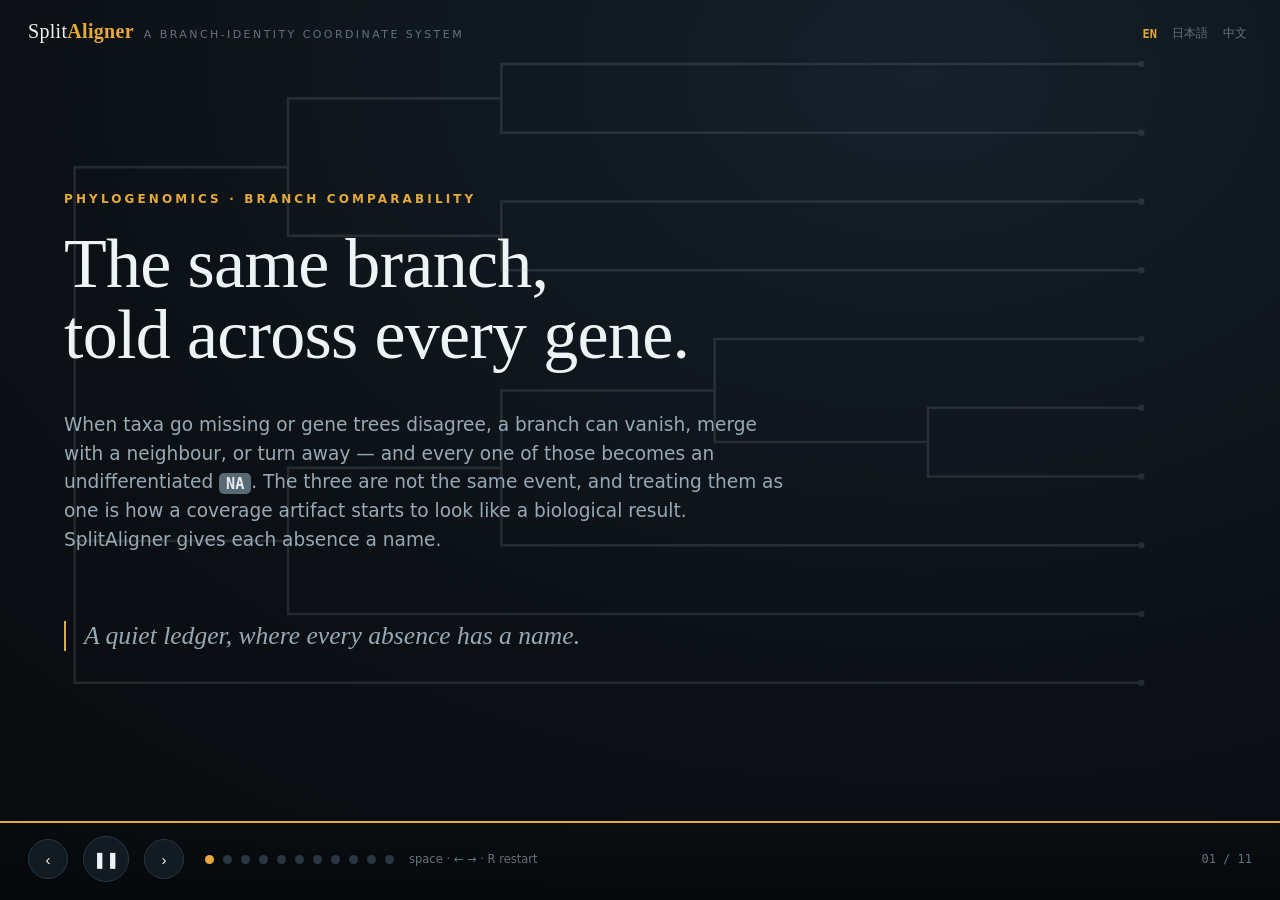
<file: splitaligner/SplitAligner_explainer.html>
<!doctype html>
<html lang="en">
<head>
<meta charset="utf-8">
<meta name="viewport" content="width=device-width, initial-scale=1">
<link rel="icon" type="image/svg+xml" href="data:image/svg+xml,%3Csvg xmlns='http://www.w3.org/2000/svg' viewBox='0 0 32 32'%3E%3Crect width='32' height='32' rx='7' fill='%2315736a'/%3E%3Cpath d='M5 16h6M11 9v14M11 9h8M11 23h8M19 6v6M19 6h6M19 12h6M19 20v6M19 20h6M19 26h6' fill='none' stroke='%23fff' stroke-width='2.2' stroke-linecap='round'/%3E%3C/svg%3E">
<title>SplitAligner — an animated introduction</title>
<style>
  :root{
    --ink:#0c1116; --ink2:#121a22; --ink3:#1b2632; --line:#283743;
    --edge:#b7c2c9; --paper:#eef3f5; --muted:#98a9b5; --faint:#61737f;
    --obs:#c3ccd2;                     /* observed / numeric branch */
    --mapped:#3fb488;                  /* mapped (real data) */
    --struct:#e0555f;                  /* NA_struct — red, matches Fig S1 */
    --fuse:#5b8dd6;                    /* NA_fuse  — blue, matches Fig S1 */
    --topo:#e6a93a;                    /* NA_topo  — amber (also brand accent) */
    --residual:#596a75;                /* generic, unnamed NA */
    --accent:#e6a93a;
    --sideA:#3fb488; --sideB:#c79a3f;
    --serif:"Iowan Old Style","Palatino Linotype",Palatino,"Book Antiqua",Georgia,"Times New Roman",serif;
    --sans:ui-sans-serif,system-ui,-apple-system,"Segoe UI",Roboto,Helvetica,Arial,sans-serif;
    --mono:ui-monospace,"SF Mono","JetBrains Mono",Menlo,Consolas,monospace;
  }
  *{box-sizing:border-box}
  html,body{height:100%}
  body{
    margin:0; background:radial-gradient(120% 120% at 72% 8%, #14202b 0%, var(--ink) 55%, #070b0e 100%);
    color:var(--paper); font-family:var(--sans); overflow:hidden;
  }
  .app{position:fixed; inset:0; display:flex; flex-direction:column}

  .brand{position:absolute; top:20px; left:28px; z-index:40; display:flex; align-items:baseline; gap:10px}
  .brand .logo{font-family:var(--serif); font-size:20px; letter-spacing:.3px}
  .brand .logo b{color:var(--accent); font-weight:600}
  .brand .tag{font-size:11px; text-transform:uppercase; letter-spacing:.22em; color:var(--faint)}
  .lang-switch{position:absolute; top:22px; right:26px; z-index:40; display:flex; gap:1px; align-items:center; font-family:var(--mono); font-size:12px}
  .lang-switch a{color:var(--faint); padding:3px 7px; border-radius:6px; text-decoration:none}
  .lang-switch a:hover{color:var(--accent)}
  .lang-switch a.cur{color:var(--accent); background:var(--ink2); font-weight:700}

  .stage{position:relative; flex:1; overflow:hidden}
  .scene{position:absolute; inset:0; display:grid; place-items:center;
    padding:72px 5vw 104px; opacity:0; visibility:hidden;
    transition:opacity .7s ease; pointer-events:none;}
  .scene.is-active{opacity:1; visibility:visible; pointer-events:auto}
  .wrap{width:min(1160px,100%); display:grid; gap:30px}

  .eyebrow{font-size:12px; text-transform:uppercase; letter-spacing:.26em; color:var(--accent); font-weight:600}
  h1.title{font-family:var(--serif); font-weight:500; font-size:clamp(36px,5.6vw,70px); line-height:1.02; margin:0; text-wrap:balance; letter-spacing:-.01em}
  h2.headline{font-family:var(--serif); font-weight:500; font-size:clamp(25px,3.4vw,44px); line-height:1.08; margin:0; text-wrap:balance; letter-spacing:-.01em}
  .lede{font-size:clamp(15px,1.45vw,19px); line-height:1.55; color:var(--muted); max-width:62ch; text-wrap:pretty}
  .lede em{color:var(--paper); font-style:normal}
  code,.mono{font-family:var(--mono)}
  .tok{font-family:var(--mono); font-size:.82em; padding:.1em .45em; border-radius:5px; white-space:nowrap; font-weight:700}
  .tok.mapped{color:#07130e; background:var(--mapped)}
  .tok.struct{color:#1a0709; background:var(--struct)}
  .tok.fuse{color:#06101d; background:var(--fuse)}
  .tok.topo{color:#1a1204; background:var(--topo)}
  .tok.res{color:#e6edf0; background:var(--residual)}

  .rv{opacity:0; transform:translateY(14px); transition:opacity .7s ease, transform .7s cubic-bezier(.2,.7,.2,1)}
  .scene.is-active .rv{opacity:1; transform:none; transition-delay:var(--d,0s)}

  #s0 .wrap{justify-items:start; gap:22px}
  #s0 .tagline{font-family:var(--serif); font-style:italic; font-size:clamp(18px,2vw,26px); color:var(--muted); border-left:2px solid var(--accent); padding-left:18px}
  .bg-tree{position:absolute; inset:0; z-index:0; opacity:.14; pointer-events:none}

  .split-cols{display:grid; grid-template-columns:1.02fr .98fr; gap:44px; align-items:center}
  @media (max-width:880px){ .split-cols{grid-template-columns:1fr; gap:24px} }
  .panel{background:linear-gradient(180deg,var(--ink2),#0e151c); border:1px solid var(--line); border-radius:16px; padding:18px 20px; box-shadow:0 24px 60px -30px #000}
  svg{display:block; width:100%; height:auto; overflow:visible}
  .formula{font-family:var(--mono); font-size:clamp(13px,1.5vw,17px); background:var(--ink2); border:1px solid var(--line); border-radius:12px; padding:15px 17px; line-height:1.75}
  .formula .dim{color:var(--faint); font-size:.82em}

  /* Tree engine styling */
  .edge{fill:none; stroke:var(--edge); stroke-width:2.4; stroke-linecap:round;
        stroke-dasharray:1; stroke-dashoffset:1;}
  .scene.is-active .edge{stroke-dashoffset:0; transition:stroke-dashoffset .55s ease}
  .no-draw .edge{stroke-dasharray:none; stroke-dashoffset:0;
        transition:stroke .55s ease, stroke-width .45s ease, opacity .55s ease !important}
  .tip-label{fill:var(--muted); font-family:var(--mono); font-size:17.5px; font-weight:700; dominant-baseline:middle; opacity:0}
  .scene.is-active .tip-label{opacity:1; transition:opacity .5s ease .45s}
  .no-draw .tip-label{opacity:1; transition:opacity .5s ease, fill .5s ease, text-decoration-color .5s}
  .tip-dot{fill:var(--edge)}
  .br-label{font-family:var(--mono); font-size:14.5px; font-weight:700; fill:var(--muted); dominant-baseline:middle}

  .edge.sideA{stroke:var(--sideA)} .tip-label.sideA{fill:var(--sideA)}
  .edge.sideB{stroke:var(--sideB)} .tip-label.sideB{fill:var(--sideB)}
  .edge.bhi{stroke:var(--accent); stroke-width:4.6}
  .br-label.hi{fill:var(--accent); font-weight:700}

  .edge.state-obs{stroke:var(--obs); stroke-width:2.6; opacity:1}
  .edge.state-fuse{stroke:var(--fuse); stroke-width:4.8; opacity:1}
  .edge.state-struct{stroke:var(--struct); stroke-width:2.6; stroke-dasharray:2.5 3.5; opacity:.85}
  .edge.state-mapped{stroke:var(--mapped); stroke-width:4.6}
  .edge.state-topo{stroke:var(--topo); stroke-width:2.6; stroke-dasharray:2.5 3.5}
  .br-label.st-fuse{fill:var(--fuse); font-weight:700}
  .br-label.st-struct{fill:var(--struct); opacity:.8}
  .tip-label.deleted{fill:var(--struct); text-decoration:line-through; text-decoration-color:var(--struct); opacity:.5 !important}

  .scissors{font-size:24px; opacity:0}
  .scene.is-active .scissors{opacity:1; transition:opacity .5s ease 1s}
  .cutline{stroke:var(--accent); stroke-width:2; stroke-dasharray:3 4; opacity:0}
  .scene.is-active .cutline{opacity:.9; transition:opacity .5s ease 1s}

  /* Deletion scene */
  .del-grid{display:grid; grid-template-columns:1.35fr 1fr; gap:34px; align-items:start}
  @media (max-width:940px){ .del-grid{grid-template-columns:1fr; gap:18px} }
  .del-head{display:flex; align-items:center; gap:14px; flex-wrap:wrap; margin-bottom:6px}
  .regime-badge{display:inline-block; background:var(--accent); color:#161006; font-weight:600; font-size:12.5px; padding:7px 15px; border-radius:999px}
  .regime-badge.alt{background:transparent; color:var(--accent); border:1px solid var(--accent)}

  /* poem */
  .poem{display:grid; gap:3px; justify-items:center; text-align:center; font-family:var(--serif)}
  .poem .line{font-style:italic; font-size:clamp(17px,2.15vw,28px); line-height:1.62; color:var(--paper); text-wrap:balance}
  .poem .spacer{height:16px}
  .poem .final{margin-top:16px; font-size:clamp(18px,2.35vw,31px); color:var(--paper)}
  .poem .final::before,.poem .final::after{content:"\201C"; color:var(--accent)}
  .poem .final::after{content:"\201D"}
  .step-cap{font-family:var(--mono); font-size:13px; color:var(--paper); min-height:1.4em}
  .step-cap b{color:var(--struct)}
  .chips{display:grid; grid-template-columns:repeat(auto-fill,minmax(52px,1fr)); gap:7px}
  .chip{border:1px solid var(--line); border-radius:7px; padding:6px 4px; text-align:center;
    font-family:var(--mono); font-size:11.5px; background:var(--ink2); transition:background .5s ease,color .5s ease,border-color .5s}
  .chip.obs{color:var(--paper); border-color:color-mix(in srgb,var(--obs) 30%,var(--line))}
  .chip.fuse{background:var(--fuse); color:#06101d; border-color:var(--fuse); font-weight:700}
  .chip.struct{background:transparent; color:var(--struct); border-color:var(--struct); border-style:dashed}
  .counts{display:flex; gap:10px; flex-wrap:wrap; margin-top:14px}
  .count{flex:1; min-width:96px; background:var(--ink2); border:1px solid var(--line); border-radius:12px; padding:11px 13px}
  .count .v{font-family:var(--mono); font-size:24px; font-variant-numeric:tabular-nums; line-height:1}
  .count .k{font-size:11px; color:var(--muted); margin-top:5px; text-transform:uppercase; letter-spacing:.08em}
  .count.obs .v{color:var(--obs)} .count.fuse .v{color:var(--fuse)} .count.struct .v{color:var(--struct)}
  .legend-inline{display:flex; gap:16px; flex-wrap:wrap; font-size:12px; color:var(--muted)}
  .legend-inline span{display:inline-flex; align-items:center; gap:7px}
  .sw{width:14px; height:5px; border-radius:2px; display:inline-block}
  .sw.obs{background:var(--obs)} .sw.fuse{background:var(--fuse)}
  .sw.struct{background:transparent; border-bottom:2px dashed var(--struct); height:0; align-self:center}

  /* theorem / proof */
  #sT{place-items:start center; overflow-y:auto}
  #s3 .panel svg{max-width:390px; margin:0 auto}
  .proof{display:grid; gap:11px; counter-reset:pf; align-content:start}
  .proof .step{position:relative; padding-left:38px; font-size:13.5px; line-height:1.42; color:var(--muted)}
  .proof .step b{color:var(--paper); font-weight:600}
  .proof .step .mono{color:var(--paper)}
  .proof .step::before{counter-increment:pf; content:counter(pf); position:absolute; left:0; top:-2px;
    width:25px; height:25px; border-radius:50%; border:1px solid var(--line); color:var(--accent);
    font-family:var(--mono); font-size:12px; display:grid; place-items:center; background:var(--ink2)}
  .qed{color:var(--accent); font-family:var(--mono); font-size:1.15em}
  .cor-chip{background:var(--ink2); border:1px solid var(--line); border-radius:12px; padding:10px 13px; font-size:11.5px; color:var(--muted); line-height:1.42}
  .cor-chip b{color:var(--paper); font-weight:600}
  .cor-chip .lbl{font-family:var(--mono); color:var(--accent); font-weight:700; font-size:10.5px; letter-spacing:.05em}
  .thm-grid{display:grid; grid-template-columns:1.05fr .95fr; gap:16px 40px; align-items:start}
  @media (max-width:880px){ .thm-grid{grid-template-columns:1fr} }

  /* fates */
  .fates{display:grid; grid-template-columns:repeat(4,1fr); gap:14px}
  @media (max-width:940px){ .fates{grid-template-columns:repeat(2,1fr)} }
  .fate{background:var(--ink2); border:1px solid var(--line); border-radius:14px; padding:14px; display:flex; flex-direction:column; gap:9px}
  .fate .cap{display:flex; align-items:center; gap:8px; justify-content:space-between}
  .fate .name{font-family:var(--mono); font-weight:700; font-size:13px}
  .fate.mapped{border-color:color-mix(in srgb,var(--mapped) 45%,var(--line))}
  .fate.struct{border-color:color-mix(in srgb,var(--struct) 50%,var(--line))}
  .fate.fuse{border-color:color-mix(in srgb,var(--fuse) 50%,var(--line))}
  .fate.topo{border-color:color-mix(in srgb,var(--topo) 60%,var(--line))}
  .fate .why{font-size:12.5px; color:var(--muted); line-height:1.42}
  .fate .why b{color:var(--paper); font-weight:600}
  .mini-cap{font-family:var(--mono); font-size:12.5px; font-weight:700; letter-spacing:.02em}
  .mini-note{font-family:var(--mono); font-size:11.5px; color:var(--muted); text-align:center}
  .topo-call{border:1px solid var(--topo); border-radius:12px; padding:12px 15px; background:color-mix(in srgb, var(--topo) 12%, var(--ink2))}
  .topo-call .h{font-family:var(--mono); color:var(--topo); font-weight:700; font-size:13.5px; margin-bottom:5px}
  .topo-call .b{font-size:12.5px; color:var(--muted); line-height:1.45}
  .fuse-eq{font-family:var(--mono); text-align:center; font-size:clamp(15px,1.9vw,23px); font-weight:700; color:var(--fuse); letter-spacing:.01em; padding:12px 16px; border:1px solid color-mix(in srgb,var(--fuse) 50%,var(--line)); border-radius:14px; background:color-mix(in srgb,var(--fuse) 12%,var(--ink2))}
  .fuse-eq b{color:var(--paper)}
  .swatch{width:11px; height:11px; border-radius:3px; flex:none}

  .ledger{display:grid; grid-template-columns:1fr auto; gap:40px; align-items:center}
  @media (max-width:940px){ .ledger{grid-template-columns:1fr; gap:22px} }
  .matrix{display:grid; grid-template-columns:repeat(18,1fr); gap:3px; width:min(420px,100%)}
  .cell{aspect-ratio:1; border-radius:2px; background:var(--ink3); opacity:0; transform:scale(.4)}
  .scene.is-active .matrix .cell{opacity:1; transform:none; transition:opacity .5s ease, transform .5s ease}
  .cell.mapped{background:var(--mapped)} .cell.struct{background:var(--struct)}
  .cell.fuse{background:var(--fuse)} .cell.topo{background:var(--topo)}
  .equation{font-family:var(--mono); font-size:clamp(13px,1.4vw,17px); line-height:2; letter-spacing:.01em}
  .equation .op{color:var(--faint)}
  .legend{display:grid; gap:9px; margin-top:4px}
  .legend .row{display:flex; align-items:center; gap:10px; font-size:13px; color:var(--muted)}
  .legend .row .n{margin-left:auto; font-family:var(--mono); font-variant-numeric:tabular-nums; color:var(--paper)}

  .stat-row{display:flex; flex-wrap:wrap; gap:26px 44px; align-items:flex-end}
  .stat .big{font-family:var(--serif); font-size:clamp(42px,5.6vw,74px); line-height:.9; color:var(--topo)}
  .stat .lab{font-size:13px; color:var(--muted); margin-top:8px; max-width:24ch}
  .bar{height:26px; border-radius:6px; overflow:hidden; display:flex; width:100%; background:var(--ink3); border:1px solid var(--line)}
  .bar span{height:100%; display:block; width:0; transition:width 1s cubic-bezier(.2,.7,.2,1) .2s}
  .scene.is-active .bar span{width:var(--w)}
  .barkey{display:flex; flex-wrap:wrap; gap:8px 20px; font-size:12.5px; color:var(--muted)}
  .barkey span{display:inline-flex; align-items:center; gap:7px}

  .controls{position:absolute; left:0; right:0; bottom:0; z-index:40; display:flex; align-items:center; gap:15px;
    padding:15px 28px 18px; background:linear-gradient(0deg, rgba(6,9,12,.94), rgba(6,9,12,0));}
  .progress{position:absolute; top:0; left:0; right:0; height:2px; background:var(--line)}
  .progress .fill{height:100%; width:0; background:var(--accent)}
  .btn{appearance:none; border:1px solid var(--line); background:var(--ink2); color:var(--paper);
    width:40px; height:40px; border-radius:50%; cursor:pointer; font-size:15px; display:grid; place-items:center;
    transition:border-color .2s, transform .1s}
  .btn:hover{border-color:var(--accent)} .btn:active{transform:scale(.94)}
  .btn.play{width:46px; height:46px; font-size:16px}
  .btn:focus-visible{outline:2px solid var(--accent); outline-offset:2px}
  .dots{display:flex; gap:9px; margin-left:6px}
  .dot{width:9px; height:9px; border-radius:50%; background:var(--line); border:none; padding:0; cursor:pointer; transition:background .25s, transform .2s}
  .dot:hover{transform:scale(1.25)} .dot.on{background:var(--accent)}
  .scene-count{margin-left:auto; font-family:var(--mono); font-size:12px; color:var(--faint); font-variant-numeric:tabular-nums}
  .hint{font-size:11.5px; color:var(--faint)}

  /* Mobile: a scene taller than the viewport scrolls instead of being clipped.
     Scenes are position:absolute inset:0 inside .stage, so each active scene
     becomes its own scroll container; the deck navigation is unaffected. */
  @media (max-width:880px){
    .scene{
      overflow-y:auto; overflow-x:hidden;
      -webkit-overflow-scrolling:touch; overscroll-behavior:contain;
      place-items:start center;            /* top-align so the first line stays reachable */
      padding:64px 5vw 116px;              /* bottom clears the fixed control bar */
    }
    .scene .wrap{gap:22px}
  }

  @media (prefers-reduced-motion:reduce){
    .rv,.edge,.cell,.bar span{transition:none !important}
    .rv{opacity:1;transform:none}
  }
</style>
</head>
<body>
<div class="app">
  <div class="brand">
    <span class="logo">Split<b>Aligner</b></span>
    <span class="tag">a branch-identity coordinate system</span>
  </div>

  <div class="lang-switch" aria-label="Language / 言語 / 语言"><a href="SplitAligner_explainer.html" class="cur">EN</a><a href="SplitAligner_explainer_ja.html">日本語</a><a href="SplitAligner_explainer_zh.html">中文</a></div>

  <div class="stage" id="stage">

    <!-- 0 TITLE -->
    <section class="scene" id="s0">
      <svg class="bg-tree no-draw" id="bgTree" viewBox="0 0 1200 700" preserveAspectRatio="xMidYMid slice" aria-hidden="true"></svg>
      <div class="wrap">
        <div class="eyebrow rv">Phylogenomics · branch comparability</div>
        <h1 class="title rv" style="--d:.08s">The same branch,<br>told across every gene.</h1>
        <p class="lede rv" style="--d:.18s">When taxa go missing or gene trees disagree, a branch can vanish, merge with a neighbour, or turn away — and every one of those becomes an undifferentiated <span class="tok res">NA</span>. The three are not the same event, and treating them as one is how a coverage artifact starts to look like a biological result. SplitAligner gives each absence a name.</p>
        <p class="tagline rv" style="--d:.3s">A quiet ledger, where every absence has a name.</p>
      </div>
    </section>

    <!-- 1 PREMISE + TOY TREE -->
    <section class="scene" id="s1">
      <div class="wrap split-cols">
        <div class="panel rv"><svg id="treePremise" class="no-draw" viewBox="0 0 540 430" role="img" aria-label="The 10-tip benchmark species tree with 17 labeled branch coordinates"></svg></div>
        <div style="display:grid; gap:20px">
          <div class="eyebrow rv">The benchmark</div>
          <h2 class="headline rv" style="--d:.08s">Freeze a tree. Name every branch.</h2>
          <p class="lede rv" style="--d:.18s">A deliberately minimal 10-tip tree — a random topology from R/APE (<span class="mono">seed 42</span>) with fixed branch lengths, and <em>no</em> rate shift, discordance, or estimation error. Its unrooted axis defines <em>17 primitive branch coordinates</em>: ten terminals <span class="mono">t1–t10</span> and seven internals <span class="mono">N_12–N_18</span>.</p>
          <p class="lede rv" style="--d:.26s">This is the frozen coordinate system. The only thing we will change is which taxa a gene happens to sample.</p>
        </div>
      </div>
    </section>

    <!-- 2 BRANCH = SPLIT -->
    <section class="scene" id="s2">
      <div class="wrap split-cols">
        <div class="panel rv"><svg id="treeSplit" class="no-draw" viewBox="0 0 540 430" role="img" aria-label="One internal branch cuts the tree into two taxon sets"></svg></div>
        <div style="display:grid; gap:18px">
          <div class="eyebrow rv">The idea</div>
          <h2 class="headline rv" style="--d:.08s">A branch <em>is</em> the split it makes.</h2>
          <p class="lede rv" style="--d:.18s">Cut branch <span class="mono" style="color:var(--accent)">N_13</span> and the tree falls into two groups. That bipartition — not its drawn position or the rooting — <em>is</em> the branch&rsquo;s identity.</p>
          <div class="formula rv" style="--d:.26s">
            &sigma;(N_13) = ( <span style="color:var(--sideA)">t8, t7, t4, t9</span> &nbsp;|&nbsp; <span style="color:var(--sideB)">t1, t10, t5, t2, t3, t6</span> )<br>
            <span class="dim">two branches are &ldquo;the same&rdquo; iff their splits coincide</span>
          </div>
        </div>
      </div>
    </section>

    <!-- 3 MECHANISM: FUSION -->
    <section class="scene" id="s3">
      <div class="wrap" style="gap:14px">
        <div style="display:grid; gap:8px; margin-bottom:6px">
          <div class="eyebrow rv">The mechanism</div>
          <h2 class="headline rv" style="--d:.06s">Drop one taxon, and two branches fuse into one.</h2>
        </div>
        <div class="split-cols">
          <div class="panel rv" style="--d:.12s">
            <div style="font-family:var(--mono); font-size:12px; color:var(--muted); margin-bottom:6px">before &mdash; t8 present</div>
            <svg id="treeFuseBefore" class="no-draw" viewBox="0 0 360 250" role="img" aria-label="Subtree before deleting t8"></svg>
          </div>
          <div class="panel rv" style="--d:.2s">
            <div style="font-family:var(--mono); font-size:12px; color:var(--muted); margin-bottom:6px">after &mdash; t8 removed, N_13 &amp; N_14 collapse</div>
            <svg id="treeFuseAfter" class="no-draw" viewBox="0 0 360 250" role="img" aria-label="Subtree after deleting t8, showing a fused branch"></svg>
          </div>
        </div>
        <div class="fuse-eq rv" style="--d:.24s">
          L(N_13&#124;N_14) = L(N_13) + L(N_14) = 0.946668 + 0.514212 = <b>1.460880</b>
        </div>
        <div class="formula rv" style="--d:.34s; max-width:none; font-size:13.5px">
          Removing <span class="tok struct">t8</span> suppresses a degree-2 node: its two neighbouring edges merge, and <span style="color:var(--fuse)">N_13</span>, <span style="color:var(--fuse)">N_14</span> become the fused coordinate <span style="color:var(--fuse)">N_13&#124;N_14</span> &mdash; but the length above is <em>not</em> lost. So <span class="tok fuse">NA_fuse</span> means <em>loss of independent identity</em>, not absence of length; <span class="tok struct">NA_struct</span> is the deleted branch that has no projection at all.
        </div>
      </div>
    </section>

    <!-- 4 GLOBAL DELETION -->
    <section class="scene" id="s4">
      <div class="wrap" style="gap:12px">
        <div class="del-head">
          <div class="eyebrow" style="margin-right:auto">The audit · every absence classified</div>
          <span class="regime-badge">Global deletion · outgroup-first</span>
        </div>
        <div class="del-grid">
          <div class="panel"><svg id="delTree" class="no-draw" viewBox="0 0 540 430" role="img" aria-label="The benchmark tree under global (outgroup-first) taxon deletion"></svg></div>
          <div>
            <div class="step-cap" id="stepCap">Full tree — 17 frozen coordinates observed</div>
            <div class="chips" id="chips" style="margin-top:12px"></div>
            <div class="counts">
              <div class="count obs"><div class="v" id="cObs">17</div><div class="k">observed</div></div>
              <div class="count fuse"><div class="v" id="cFuse">0</div><div class="k">NA_fuse</div></div>
              <div class="count struct"><div class="v" id="cStruct">0</div><div class="k">NA_struct</div></div>
            </div>
            <div class="legend-inline" style="margin-top:16px">
              <span><span class="sw obs"></span>observed (numeric)</span>
              <span><span class="sw fuse"></span>NA_fuse (merged)</span>
              <span><span class="sw struct"></span>NA_struct (absent)</span>
            </div>
            <p class="lede" style="font-size:13.5px; margin-top:16px">Deletion order <span class="mono">t10, t1, t8, t7, t4, t9, t5</span> peels the tree from the root inward. Whole clades collapse, so <span class="tok struct">NA_struct</span> climbs fast. Every coordinate is checked against the Graph-theoretic branch-identity algorithm, run independently — nothing invented, nothing silently dropped. No discordance here, so <span class="tok topo">NA_topo</span> = 0.</p>
          </div>
        </div>
      </div>
    </section>

    <!-- 4b LOCAL DELETION -->
    <section class="scene" id="s4L">
      <div class="wrap" style="gap:12px">
        <div class="del-head">
          <div class="eyebrow" style="margin-right:auto">The audit · same axis, different signature</div>
          <span class="regime-badge alt">Local deletion · locally confined</span>
        </div>
        <div class="del-grid">
          <div class="panel"><svg id="delTreeL" class="no-draw" viewBox="0 0 540 430" role="img" aria-label="The benchmark tree under local (locally confined) taxon deletion"></svg></div>
          <div>
            <div class="step-cap" id="stepCapL">Full tree — 17 frozen coordinates observed</div>
            <div class="chips" id="chipsL" style="margin-top:12px"></div>
            <div class="counts">
              <div class="count obs"><div class="v" id="cObsL">17</div><div class="k">observed</div></div>
              <div class="count fuse"><div class="v" id="cFuseL">0</div><div class="k">NA_fuse</div></div>
              <div class="count struct"><div class="v" id="cStructL">0</div><div class="k">NA_struct</div></div>
            </div>
            <div class="legend-inline" style="margin-top:16px">
              <span><span class="sw obs"></span>observed (numeric)</span>
              <span><span class="sw fuse"></span>NA_fuse (merged)</span>
              <span><span class="sw struct"></span>NA_struct (absent)</span>
            </div>
            <p class="lede" style="font-size:13.5px; margin-top:16px">Deletion order <span class="mono">t8, t7, t4, t9, t5, t2, t3</span> attacks one clade, so fusion stays concentrated and the far side keeps its numeric coordinates far longer. Same frozen axis, a different missingness signature — and again <span class="tok topo">NA_topo</span> = 0.</p>
          </div>
        </div>
      </div>
    </section>

    <!-- 4b THEOREM: EXISTENCE & UNIQUENESS -->
    <section class="scene" id="sT">
      <div class="wrap" style="gap:20px">
        <div style="display:grid; gap:8px">
          <div class="eyebrow rv">Existence &amp; uniqueness</div>
          <h2 class="headline rv" style="--d:.06s">The ledger is not a convention — it is the unique determined truth.</h2>
        </div>
        <div class="thm-grid">
          <div class="formula rv" style="--d:.12s; max-width:none">
            Fix the species tree <b style="color:var(--paper)">S</b> and each gene&rsquo;s retained taxa <b style="color:var(--paper)">T<sub>g</sub></b>. Pruning induces a <em style="color:var(--paper); font-style:normal">unique</em> map<br>
            <span style="color:var(--accent)">&pi;<sub>g</sub> : B(S) &rarr; E(&rho;<sub>Tg</sub>(S)) &#8852; {&perp;}</span><br>
            <span class="dim">each original branch &rarr; the reduced edge that absorbs it, or &perp; if it is pruned away.</span><br><br>
            status(g,b) = <span style="color:var(--obs)">observed</span> &nbsp;&nbsp;|fiber| = 1<br>
            <span style="display:inline-block; width:7.2em"></span>= <span style="color:var(--fuse)">NA_fuse</span> &nbsp;&nbsp;&nbsp;|fiber| &ge; 2<br>
            <span style="display:inline-block; width:7.2em"></span>= <span style="color:var(--struct)">NA_struct</span> &nbsp;&pi;<sub>g</sub>(b) = &perp;
          </div>
          <div class="proof">
            <div class="step rv" style="--d:.16s">The pruned tree <b>&rho;<sub>Tg</sub>(S)</b> is unique — standard tree restriction (<span class="mono">ape::drop.tip</span>), with no reference to labels or splits.</div>
            <div class="step rv" style="--d:.24s">Degree-2 suppression is an <b>edge quotient</b>: every branch lands in exactly one reduced edge, or is deleted. So <b>&pi;<sub>g</sub></b> is well defined.</div>
            <div class="step rv" style="--d:.32s">|fiber| = 1, |fiber| &ge; 2, and &ldquo;deleted&rdquo; are <b>mutually exclusive and exhaustive</b> — a partition; status is a function of |fiber|.</div>
            <div class="step rv" style="--d:.4s">When |fiber| = 1 the reduced length equals <b>&ell;(b)</b>: the observed <em>value</em> is unique too.</div>
            <div class="step rv" style="--d:.48s">Every fiber is a <b>connected path-segment</b> — a fused coordinate is a path, not a scattered set. <span class="qed">&#8718;</span></div>
          </div>
          <div class="formula rv" style="--d:.2s; max-width:none; text-align:center">
            |B(S)| = <span style="color:var(--obs)">|observed|</span> + <span style="color:var(--fuse)">|NA_fuse|</span> + <span style="color:var(--struct)">|NA_struct|</span>
          </div>
          <div class="cor-chip rv" style="--d:.56s"><span class="lbl">LEMMA 1 · SPLIT = FIBER</span><br>&sigma;<sub>g</sub>(b) = &sigma;<sub>g</sub>(b&prime;) &nbsp;&hArr;&nbsp; &pi;<sub>g</sub>(b) = &pi;<sub>g</sub>(b&prime;). SplitAligner&rsquo;s split projection <b>faithfully computes</b> the graph-determined ledger — the split key is an exact encoding of the fiber, not a separate definition.</div>
          <p class="lede rv" style="--d:.28s; font-size:14px">Every status is <em>single-valued</em> — a function of the one unique map &pi;<sub>g</sub>. Given who is sampled, there is exactly one right answer for every cell. <em>&ldquo;Every absence has a name&rdquo; is a theorem.</em></p>
          <div class="cor-chip rv" style="--d:.6s"><span class="lbl">COROLLARY 2.5 · TRUTH vs RECOVERY</span><br>The truth layer depends only on <b>(S, T<sub>g</sub>)</b> — never on gene-tree topology. Disagreement cannot corrupt <span class="tok struct">NA_struct</span>&thinsp;/&thinsp;<span class="tok fuse">NA_fuse</span>; it only opens the separate recovery layer, <span class="tok topo">NA_topo</span>.</div>
        </div>
      </div>
    </section>

    <!-- 5 DISCORDANCE ADDS NA_topo -->
    <section class="scene" id="s5">
      <div class="wrap" style="gap:22px">
        <div style="display:grid; gap:8px">
          <div class="eyebrow rv">From the benchmark to real data</div>
          <h2 class="headline rv" style="--d:.06s">Real gene trees also <em>disagree</em>. That is a third kind of absence.</h2>
        </div>
        <div class="fates">
          <div class="fate mapped rv" style="--d:.10s">
            <div class="cap"><span class="name" style="color:var(--mapped)">Mapped</span><span class="swatch" style="background:var(--mapped)"></span></div>
            <div class="why">The projected split is uniquely observable <em>and</em> present in the gene tree. <b>Branch recovered.</b></div>
          </div>
          <div class="fate struct rv" style="--d:.18s">
            <div class="cap"><span class="name" style="color:var(--struct)">NA_struct</span><span class="swatch" style="background:var(--struct)"></span></div>
            <div class="why">A side of the split is empty after pruning. <b>No projected identity</b> — driven by taxon coverage.</div>
          </div>
          <div class="fate fuse rv" style="--d:.26s">
            <div class="cap"><span class="name" style="color:var(--fuse)">NA_fuse</span><span class="swatch" style="background:var(--fuse)"></span></div>
            <div class="why">The split is shared with a neighbour after a node collapses. <b>Signal on a composite branch.</b></div>
          </div>
          <div class="fate topo rv" style="--d:.34s">
            <div class="cap"><span class="name" style="color:var(--topo)">NA_topo</span><span class="swatch" style="background:var(--topo)"></span></div>
            <div class="why">The branch survives taxon removal on its own, but its split is <b>absent from the gene tree</b>. <b>Not recovered.</b></div>
          </div>
        </div>
        <div class="split-cols rv" style="--d:.42s; gap:28px; align-items:stretch">
          <div class="panel" style="display:grid; grid-template-columns:1fr 1fr; gap:14px; align-items:start">
            <div style="display:grid; gap:7px; justify-items:center">
              <div class="mini-cap" style="color:var(--mapped)">species tree</div>
              <svg id="treeSp" class="no-draw" viewBox="0 0 210 165" role="img" aria-label="Species tree where t5 and t2 form a clade"></svg>
              <div class="mini-note">branch <em style="color:var(--accent); font-style:normal">b</em> = split {t5,t2} → <span class="tok mapped">Mapped</span></div>
            </div>
            <div style="display:grid; gap:7px; justify-items:center; border-left:1px solid var(--line); padding-left:14px">
              <div class="mini-cap" style="color:var(--topo)">gene tree (discordant)</div>
              <svg id="treeGe" class="no-draw" viewBox="0 0 210 165" role="img" aria-label="Discordant gene tree where t5 and t2 are not a clade"></svg>
              <div class="mini-note" style="color:var(--topo)">{t5,t2} absent → <span class="tok topo">NA_topo</span></div>
            </div>
          </div>
          <div style="display:grid; gap:14px; align-content:center">
            <div class="topo-call">
              <div class="h">NA_topo — the headline case</div>
              <div class="b">The branch is still separately observable for this gene&rsquo;s taxa, but the gene tree does not contain its split. In the 302-mammal data this is <b style="color:var(--paper)">88.6%</b> of missing entries on internal reference branches.</div>
            </div>
            <p class="lede" style="font-size:13px">The 10-tip benchmark removes discordance by design, isolating <span class="tok struct">NA_struct</span> and <span class="tok fuse">NA_fuse</span> cleanly. Real gene trees open the fourth column, <span class="tok topo">NA_topo</span>. It records that the split is absent, not why: biological discordance, estimation error, or an unresolved relationship. A fused group is tested as a whole: when its split is absent, the group is recorded as <span class="mono" style="color:var(--paper)">NA_fuse_topo</span> and its members stay <span class="tok fuse">NA_fuse</span>.</p>
          </div>
        </div>
      </div>
    </section>

    <!-- 6 LEDGER + PAYOFF -->
    <section class="scene" id="s6">
      <div class="wrap" style="gap:26px">
        <div style="display:grid; gap:8px">
          <div class="eyebrow rv">Nothing lost, nothing invented</div>
          <h2 class="headline rv" style="--d:.06s">Every gene&times;branch cell lands in exactly one column.</h2>
        </div>
        <div class="ledger">
          <div style="display:grid; gap:20px">
            <div class="equation rv" style="--d:.12s">
              |&#x1D48A;| = <span style="color:var(--mapped)">Mapped</span>
              <span class="op">+</span> <span style="color:var(--struct)">NA_struct</span>
              <span class="op">+</span> <span style="color:var(--fuse)">NA_fuse</span><br>
              <span class="op" style="margin-left:2.6em">+</span> <span style="color:var(--topo)">NA_topo</span>
            </div>
            <div class="legend rv" style="--d:.2s">
              <div class="row"><span class="swatch" style="background:var(--mapped)"></span> Mapped <span class="n">1,219,182</span></div>
              <div class="row"><span class="swatch" style="background:var(--topo)"></span> NA_topo <span class="n">113,656</span></div>
              <div class="row"><span class="swatch" style="background:var(--fuse)"></span> NA_fuse <span class="n">22,320</span></div>
              <div class="row"><span class="swatch" style="background:var(--struct)"></span> NA_struct <span class="n">12,117</span></div>
              <div class="row" style="border-top:1px solid var(--line); padding-top:8px; color:var(--paper)">Total cells |&#x1D48A;| <span class="n">1,367,275</span></div>
            </div>
            <div class="rv" style="--d:.26s; font-size:12.5px; color:var(--muted); line-height:1.5; max-width:72ch">A fused group is tested once, as a whole: 202 groups are not recovered (<span class="mono" style="color:var(--paper)">NA_fuse_topo</span>). Their 407 member cells stay <span style="color:var(--fuse)">NA_fuse</span> and are already counted above. Unmatched reference splits = NA_topo + NA_fuse_topo = 113,656 + 202 = 113,858.</div>
            <div class="rv" style="--d:.3s; font-size:13px; color:var(--faint); font-family:var(--mono)">2,275 single-copy genes &times; 302 placental mammals · free-topology</div>
          </div>
          <div class="rv" style="--d:.16s; justify-self:center; display:grid; gap:16px; justify-items:center">
            <div class="matrix" id="matrix" aria-label="gene by branch matrix, colored by cell state"></div>
            <div class="stat" style="text-align:center"><div class="big">88.6%</div><div class="lab" style="margin:6px auto 0">of missing entries on internal reference branches are NA_topo — topological nonrecovery, not taxon loss</div></div>
          </div>
        </div>
      </div>
    </section>

    <!-- POEM — the soul of the method -->
    <section class="scene" id="sP">
      <div class="wrap" style="gap:12px; justify-items:center">
        <div class="eyebrow rv">The soul of the method — from the README</div>
        <div class="poem">
          <div class="line rv" style="--d:.1s">On a fixed species-tree spine,</div>
          <div class="line rv" style="--d:.5s">we ask one thing: does branch <em style="font-style:normal; color:var(--accent)">b</em> still hold?</div>
          <div class="spacer"></div>
          <div class="line rv" style="--d:1.0s">Project the split:</div>
          <div class="line rv" style="--d:1.4s">if a projected side disappears — <span style="color:var(--struct)">NA_struct</span>.</div>
          <div class="line rv" style="--d:1.8s">if branches fuse — <span style="color:var(--fuse)">NA_fuse</span>.</div>
          <div class="line rv" style="--d:2.2s">if topology turns away — <span style="color:var(--topo)">NA_topo</span>.</div>
          <div class="spacer"></div>
          <div class="line rv" style="--d:2.7s">No ghosts, no leaks:</div>
          <div class="line rv" style="--d:3.1s">Total = <span style="color:var(--mapped)">Mapped</span> + <span style="color:var(--struct)">NA_struct</span> + <span style="color:var(--fuse)">NA_fuse</span> + <span style="color:var(--topo)">NA_topo</span>.</div>
          <div class="final rv" style="--d:3.8s">A quiet ledger, where every absence has a name.</div>
        </div>
      </div>
    </section>

    <!-- 7 CLOSE -->
    <section class="scene" id="s7">
      <div class="wrap" style="justify-items:center; text-align:center; gap:22px">
        <svg class="bg-tree no-draw" id="bgTree2" viewBox="0 0 1200 700" preserveAspectRatio="xMidYMid slice" aria-hidden="true"></svg>
        <div class="eyebrow rv">SplitAligner</div>
        <h1 class="title rv" style="--d:.08s; text-align:center; max-width:22ch">Branch identity, made auditable.</h1>
        <p class="lede rv" style="--d:.2s; text-align:center; margin:0 auto; max-width:66ch">Wu J. (2026). <em>SplitAligner: a branch-identity coordinate system for phylogenomics under missing taxa and gene-tree discordance.</em> Companion benchmark: Catnip10: a controlled taxon-deletion benchmark.</p>
      </div>
    </section>

  </div>

  <div class="controls">
    <div class="progress"><div class="fill" id="pfill"></div></div>
    <button class="btn" id="prev" title="Previous (←)" aria-label="Previous scene">‹</button>
    <button class="btn play" id="play" title="Play / pause (space)" aria-label="Play or pause">❚❚</button>
    <button class="btn" id="next" title="Next (→)" aria-label="Next scene">›</button>
    <div class="dots" id="dots" role="tablist" aria-label="Scenes"></div>
    <span class="hint">space · ← → · R restart</span>
    <span class="scene-count" id="count">01 / 11</span>
  </div>
</div>

<script>
"use strict";
const SVGNS="http://www.w3.org/2000/svg";
const el=(n,a={})=>{const e=document.createElementNS(SVGNS,n);for(const k in a)e.setAttribute(k,a[k]);return e;};

/* ---------- tree engine ---------- */
function layout(node,depth,ctx){
  node.depth=depth;
  if(node.children){
    node.children.forEach(c=>{c.parent=node; layout(c,depth+1,ctx);});
    node.y=(node.children[0].y+node.children[node.children.length-1].y)/2;
  }else{ node.y=ctx.i++; }
  ctx.maxLeafDepth=Math.max(ctx.maxLeafDepth, node.children?ctx.maxLeafDepth:depth);
  return node;
}
function flat(node,out=[]){ out.push(node); if(node.children)node.children.forEach(c=>flat(c,out)); return out; }
function findById(node,id){ if(node.id===id)return node; if(node.children)for(const c of node.children){const r=findById(c,id);if(r)return r;} return null; }
function markSub(node,cls){ node._cls=(node._cls||"")+" "+cls; if(node.children)node.children.forEach(c=>markSub(c,cls)); }

function drawTree(svg, spec, opts={}){
  svg.textContent="";
  const vb=svg.viewBox.baseVal, W=vb.width||540, H=vb.height||430;
  const padL=opts.padL??30, padR=opts.padR??76, padT=opts.padT??22, padB=opts.padB??22;
  const ctx={i:0,maxLeafDepth:0};
  layout(spec,0,ctx);
  const nodes=flat(spec);
  const nLeaves=ctx.i, maxD=ctx.maxLeafDepth;
  const dx=(W-padL-padR)/Math.max(1,maxD);
  const dy=(H-padT-padB)/Math.max(1,nLeaves-1);
  const X=n=>padL+(n.children?n.depth:maxD)*dx;
  const Y=n=>padT+n.y*dy;
  const gE=el("g"), gD=el("g"), gL=el("g");
  nodes.forEach(n=>{
    if(n.parent){
      const px=X(n.parent), y=Y(n);
      const cls="edge"+(n._cls||"")+(opts.highlight&&n.id===opts.highlight?" bhi":"")+(opts.state&&n.id===opts.highlight?" state-"+opts.state:"");
      const p=el("path",{d:`M${px} ${y} L${X(n)} ${y}`, class:cls});
      p.style.transitionDelay=(0.12+n.depth*0.11)+"s";
      p.setAttribute("data-id", n.id||n.name||"");
      gE.appendChild(p);
      if(!opts.noLabels && opts.internalLabels && n.id && n.id[0]==="N"){
        const t=el("text",{x:(px+X(n))/2, y:y-6, class:"br-label"+(opts.highlight===n.id?" hi":""), "text-anchor":"middle","data-id":n.id});
        t.textContent=n.id; gD.appendChild(t);
      }
    }
    if(n.children){
      const ys=n.children.map(Y);
      const v=el("path",{d:`M${X(n)} ${Math.min(...ys)} L${X(n)} ${Math.max(...ys)}`, class:"edge vert"+(n._cls||"")});
      v.style.transitionDelay=(0.12+n.depth*0.11)+"s";
      v.setAttribute("data-id", n.id||"");
      gE.appendChild(v);
    }
  });
  nodes.filter(n=>!n.children).forEach(n=>{
    const x=X(n),y=Y(n);
    gL.appendChild(el("circle",{cx:x,cy:y,r:3,class:"tip-dot"+(n._cls||""),"data-id":n.name}));
    if(!opts.noLabels){
      const t=el("text",{x:x+9,y:y,class:"tip-label"+(n._cls||""),"data-id":n.name}); t.textContent=n.name;
      gL.appendChild(t);
    }
  });
  svg.appendChild(gE); svg.appendChild(gD); svg.appendChild(gL);
  return {X,Y,spec,gDeco:gD,find:id=>findById(spec,id)};
}

/* ---------- benchmark toy tree (APE seed 42), tip order matches Fig S1 ---------- */
function toyTree(){ return {id:"N_11",children:[
  {id:"N_16",children:[
    {id:"N_18",children:[{name:"t6"},{name:"t3"}]},
    {id:"N_17",children:[{name:"t2"},{name:"t5"}]}
  ]},
  {id:"N_12",children:[
    {id:"N_13",children:[
      {id:"N_14",children:[
        {name:"t9"},
        {id:"N_15",children:[{name:"t4"},{name:"t7"}]}
      ]},
      {name:"t8"}
    ]},
    {name:"t1"}
  ]},
  {name:"t10"}
]};}

/* Scene 1: full labeled tree */
drawTree(document.getElementById("treePremise"), toyTree(), {internalLabels:true});

/* Scene 2: split on N_13 */
(function(){
  const s=toyTree();
  markSub(findById(s,"N_13"),"sideA");
  flat(s).forEach(n=>{ if(n!==s && !(n._cls&&n._cls.includes("sideA"))) n._cls=(n._cls||"")+" sideB"; });
  const api=drawTree(document.getElementById("treeSplit"), s, {highlight:"N_13", internalLabels:true});
  const b=api.find("N_13");
  const bx=(api.X(b.parent)+api.X(b))/2, by=api.Y(b);
  api.gDeco.appendChild(el("path",{d:`M${bx} ${by-22} L${bx} ${by+22}`, class:"cutline"}));
  const sc=el("text",{x:bx, y:by-26, class:"scissors","text-anchor":"middle"}); sc.textContent="✂";
  api.gDeco.appendChild(sc);
})();

/* Scene 3: fusion before/after (N_12 clade) */
(function(){
  const before={id:"N_12",children:[
    {id:"N_13",children:[
      {id:"N_14",children:[{name:"t9"},{id:"N_15",children:[{name:"t4"},{name:"t7"}]}]},
      {name:"t8"}
    ]},
    {name:"t1"}
  ]};
  markSub(findById(before,"N_13"),"");
  const bApi=drawTree(document.getElementById("treeFuseBefore"), before, {internalLabels:true, padR:60, padT:16, padB:16});
  document.querySelectorAll('#treeFuseBefore [data-id="N_13"],#treeFuseBefore [data-id="N_14"]').forEach(e=>e.classList.add(e.tagName==="text"?"st-fuse":"state-fuse"));
  document.querySelectorAll('#treeFuseBefore .tip-label[data-id="t8"]').forEach(e=>e.classList.add("deleted"));
  document.querySelectorAll('#treeFuseBefore .edge[data-id="t8"]').forEach(e=>e.classList.add("state-struct"));

  const after={id:"N_12",children:[
    {id:"NF",children:[{name:"t9"},{id:"N_15",children:[{name:"t4"},{name:"t7"}]}]},
    {name:"t1"}
  ]};
  const aApi=drawTree(document.getElementById("treeFuseAfter"), after, {internalLabels:false, padR:60, padT:16, padB:16});
  const nf=findById(after,"NF");
  document.querySelectorAll('#treeFuseAfter [data-id="NF"]').forEach(e=>e.classList.add("state-fuse"));
  const midx=(aApi.X(nf.parent)+aApi.X(nf))/2, midy=aApi.Y(nf);
  const lab=el("text",{x:midx, y:midy-7, class:"br-label st-fuse","text-anchor":"middle"}); lab.textContent="N_13|N_14";
  aApi.gDeco.appendChild(lab);
})();

/* Scene 5: NA_topo — species tree (split present) vs discordant gene tree (split absent) */
(function(){
  const sp={id:"r",children:[{id:"N",children:[{name:"t5"},{name:"t2"}]},{id:"M",children:[{name:"t3"},{name:"t6"}]}]};
  const ge={id:"r",children:[{id:"N",children:[{name:"t5"},{name:"t3"}]},{id:"M",children:[{name:"t2"},{name:"t6"}]}]};
  // species tree: the {t5,t2} branch is present -> Mapped (teal)
  const a=drawTree(document.getElementById("treeSp"), sp, {highlight:"N", state:"mapped", padR:46, padT:16, padB:16});
  document.querySelectorAll('#treeSp .tip-label[data-id="t5"],#treeSp .tip-label[data-id="t2"]').forEach(e=>e.style.fill="var(--mapped)");
  const bn=a.find("N"), bx=(a.X(bn.parent)+a.X(bn))/2, by=a.Y(bn);
  const blab=el("text",{x:bx,y:by-8,fill:"var(--mapped)","font-family":"var(--mono)","font-weight":"700","font-size":"12","text-anchor":"middle"}); blab.textContent="b"; a.gDeco.appendChild(blab);
  // gene tree: {t5,t2} is not a clade -> NA_topo (amber)
  drawTree(document.getElementById("treeGe"), ge, {padR:46, padT:16, padB:16});
  document.querySelectorAll('#treeGe .tip-label[data-id="t5"],#treeGe .tip-label[data-id="t2"]').forEach(e=>e.style.fill="var(--topo)");
  const gsvg=document.getElementById("treeGe");
  const tag=el("text",{x:8,y:14,fill:"var(--topo)","font-family":"var(--mono)","font-weight":"700","font-size":"12.5"}); tag.textContent="✗ {t5,t2}"; gsvg.appendChild(tag);
})();

/* Scene 6: matrix fill (real free-topology proportions) */
(function(){
  const cols=18, rows=12, total=cols*rows;
  const frac={mapped:0.892, topo:0.083, fuse:0.016, struct:0.0089};
  const bag=[];
  Object.entries(frac).forEach(([k,v])=>{const n=Math.round(v*total); for(let i=0;i<n;i++)bag.push(k);});
  while(bag.length<total)bag.push("mapped"); bag.length=total;
  for(let i=bag.length-1;i>0;i--){const j=(i*7+3)%(i+1);[bag[i],bag[j]]=[bag[j],bag[i]];}
  const m=document.getElementById("matrix");
  bag.forEach((k,i)=>{const c=document.createElement("div");c.className="cell "+k;c.style.transitionDelay=(i*0.006)+"s";m.appendChild(c);});
})();

/* ambient */
function ambient(svg){ const s=toyTree(); drawTree(svg,s,{noLabels:true, padL:70, padR:130, padT:60, padB:60}); }
ambient(document.getElementById("bgTree"));
ambient(document.getElementById("bgTree2"));

/* ---------- deletion data (from oracle wide matrices, unrooted axis) ---------- */
const COORDS=["t10","N_12","t1","N_13","t8","N_14","N_15","t7","t4","t9","N_16","N_17","t5","t2","N_18","t3","t6"];
const TIPS=["t1","t2","t3","t4","t5","t6","t7","t8","t9","t10"];
const REG={
  global:{ order:["t10","t1","t8","t7","t4","t9","t5"], steps:[
    {struct:[],fuse:[]},
    {struct:["t10"],fuse:["N_12","N_16"]},
    {struct:["t10","t1"],fuse:["N_12","N_16","N_13"]},
    {struct:["t10","t1","t8"],fuse:["N_12","N_16","N_13","N_14"]},
    {struct:["t10","t1","t8","t7"],fuse:["N_12","N_16","N_13","N_14","N_15","t4"]},
    {struct:["t10","t1","t8","N_15","t7","t4"],fuse:["N_12","N_13","N_14","t9","N_16"]},
    {struct:["t10","N_12","t1","N_13","t8","N_14","N_15","t7","t4","t9","N_16"],fuse:["N_17","N_18"]},
    {struct:["t10","N_12","t1","N_13","t8","N_14","N_15","t7","t4","t9","N_16","t5"],fuse:["N_17","t2","N_18"]}
  ]},
  local:{ order:["t8","t7","t4","t9","t5","t2","t3"], steps:[
    {struct:[],fuse:[]},
    {struct:["t8"],fuse:["N_13","N_14"]},
    {struct:["t8","t7"],fuse:["N_13","N_14","N_15","t4"]},
    {struct:["t8","t7","t4","N_15"],fuse:["N_13","N_14","t9"]},
    {struct:["N_13","t8","N_14","N_15","t7","t4","t9"],fuse:["N_12","t1"]},
    {struct:["N_13","t8","N_14","N_15","t7","t4","t9","t5"],fuse:["N_12","t1","N_17","t2"]},
    {struct:["N_13","t8","N_14","N_15","t7","t4","t9","N_17","t5","t2"],fuse:["N_12","t1","N_16","N_18"]},
    {struct:["N_13","t8","N_14","N_15","t7","t4","t9","N_17","t5","t2","t3"],fuse:["N_12","t1","N_16","N_18","t6"]}
  ]}
};

/* build chips for both deletion pages */
function buildChips(containerId){
  const box=document.getElementById(containerId);
  COORDS.forEach(c=>{ const d=document.createElement("div"); d.className="chip obs"; d.dataset.id=c; d.textContent=c; box.appendChild(d); });
}
buildChips("chips"); buildChips("chipsL");

/* deletion controller — one instance per regime page */
function makeDeletion(regime, ids){
  const svg=document.getElementById(ids.tree);
  const rn = regime==="global" ? "Global" : "Local";
  let step=-1, elapsed=0, last=0, active=false, raf=null;
  const STEP=1700, HOLD=1600, dur=7*STEP+HOLD;
  function draw(){ drawTree(svg, toyTree(), {internalLabels:true}); }
  function setState(id,state){
    svg.querySelectorAll(`.edge[data-id="${id}"]`).forEach(e=>{e.classList.remove("state-obs","state-fuse","state-struct");e.classList.add("state-"+state);});
    svg.querySelectorAll(`text.br-label[data-id="${id}"]`).forEach(e=>{e.classList.remove("st-fuse","st-struct");if(state==="fuse")e.classList.add("st-fuse");if(state==="struct")e.classList.add("st-struct");});
    const chip=document.querySelector(`#${ids.chips} .chip[data-id="${id}"]`);
    if(chip){chip.classList.remove("obs","fuse","struct");chip.classList.add(state);}
  }
  function render(s){
    const data=REG[regime], sd=data.steps[s];
    const structSet=new Set(sd.struct), fuseSet=new Set(sd.fuse);
    COORDS.forEach(c=> setState(c, structSet.has(c)?"struct":fuseSet.has(c)?"fuse":"obs"));
    const del=new Set(data.order.slice(0,s));
    TIPS.forEach(t=> svg.querySelectorAll(`.tip-label[data-id="${t}"]`).forEach(e=>e.classList.toggle("deleted", del.has(t))) );
    const nS=sd.struct.length, nF=sd.fuse.length, nO=COORDS.length-nS-nF;
    document.getElementById(ids.obs).textContent=nO;
    document.getElementById(ids.fuse).textContent=nF;
    document.getElementById(ids.struct).textContent=nS;
    document.getElementById(ids.cap).innerHTML = s===0 ? "Full tree — 17 frozen coordinates observed"
      : `${rn} step ${s}: deleted <b>{ ${data.order.slice(0,s).join(", ")} }</b>`;
  }
  function apply(s){ if(s!==step){ step=s; render(s); } }
  function loop(ts){
    if(!active){raf=null;return;}
    if(!last)last=ts; const dt=ts-last; last=ts;
    if(window.__playing) elapsed=Math.min(elapsed+dt, dur);
    apply(Math.min(7, Math.floor(elapsed/STEP)));
    raf=requestAnimationFrame(loop);
  }
  return {
    enter(){ active=true; elapsed=0; step=-1; last=0; draw(); render(0); step=0; raf=requestAnimationFrame(loop); },
    leave(){ active=false; if(raf)cancelAnimationFrame(raf); raf=null; }
  };
}
const delGlobal=makeDeletion("global", {tree:"delTree",  chips:"chips",  obs:"cObs",  fuse:"cFuse",  struct:"cStruct",  cap:"stepCap"});
const delLocal =makeDeletion("local",  {tree:"delTreeL", chips:"chipsL", obs:"cObsL", fuse:"cFuseL", struct:"cStructL", cap:"stepCapL"});

/* ---------- player ---------- */
const scenes=[...document.querySelectorAll(".scene")];
const DD=7*1700+1600+400;
const DEL={4:delGlobal, 5:delLocal};
const durations=[6500,8500,8000,9500, DD, DD, 15500, 9500,10000, 13000, 9000];
const dots=document.getElementById("dots"), pfill=document.getElementById("pfill");
const playBtn=document.getElementById("play"), countEl=document.getElementById("count");
const reduced=matchMedia("(prefers-reduced-motion:reduce)").matches;
let idx=0, timer=null, tStart=0, tLeft=0;
window.__playing=!reduced;

scenes.forEach((_,i)=>{ const d=document.createElement("button"); d.className="dot"; d.setAttribute("role","tab"); d.setAttribute("aria-label","Scene "+(i+1)); d.addEventListener("click",()=>go(i)); dots.appendChild(d); });

function render(){
  scenes.forEach((s,i)=>s.classList.toggle("is-active",i===idx));
  [...dots.children].forEach((d,i)=>d.classList.toggle("on",i===idx));
  countEl.textContent=String(idx+1).padStart(2,"0")+" / "+String(scenes.length).padStart(2,"0");
  playBtn.textContent=window.__playing?"❚❚":"►";
}
function armProgress(d,resume){ pfill.style.transition="none"; if(!resume)pfill.style.width="0%"; void pfill.offsetWidth; pfill.style.transition=`width ${d}ms linear`; pfill.style.width="100%"; }
function schedule(resume){
  clearTimeout(timer); if(reduced)return;
  const d=resume?tLeft:durations[idx];
  if(window.__playing){ tStart=Date.now(); tLeft=d; armProgress(d,resume);
    timer=setTimeout(()=>{ if(idx<scenes.length-1)go(idx+1); else {window.__playing=false; render();} }, d); }
}
function go(i){
  if(DEL[idx]) DEL[idx].leave();
  idx=(i+scenes.length)%scenes.length;
  render();
  if(DEL[idx]) DEL[idx].enter();
  schedule(false);
}
function toggle(){
  window.__playing=!window.__playing;
  if(window.__playing){ schedule(true); }
  else { clearTimeout(timer); tLeft=Math.max(500,tLeft-(Date.now()-tStart)); const w=getComputedStyle(pfill).width; pfill.style.transition="none"; pfill.style.width=w; }
  render();
}
document.getElementById("next").addEventListener("click",()=>go(idx+1));
document.getElementById("prev").addEventListener("click",()=>go(idx-1));
playBtn.addEventListener("click",toggle);
window.addEventListener("keydown",e=>{
  if(e.code==="Space"){e.preventDefault();toggle();}
  else if(e.code==="ArrowRight")go(idx+1);
  else if(e.code==="ArrowLeft")go(idx-1);
  else if(e.key==="r"||e.key==="R"){window.__playing=!reduced;go(0);}
});

render();
if(DEL[idx])DEL[idx].enter();
schedule(false);
</script>
</body>
</html>
</file>
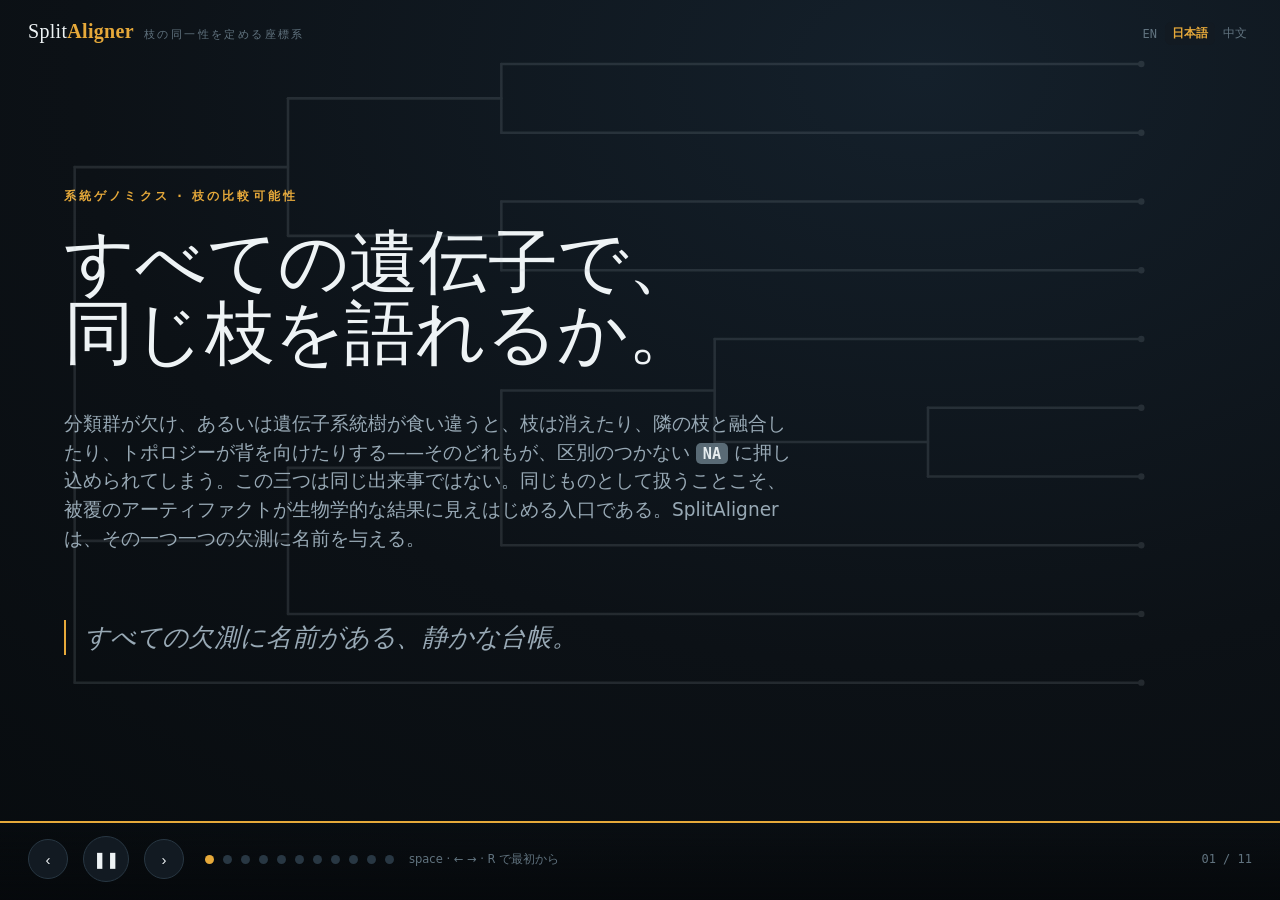
<file: splitaligner/SplitAligner_explainer_ja.html>
<!doctype html>
<html lang="ja">
<head>
<meta charset="utf-8">
<meta name="viewport" content="width=device-width, initial-scale=1">
<link rel="icon" type="image/svg+xml" href="data:image/svg+xml,%3Csvg xmlns='http://www.w3.org/2000/svg' viewBox='0 0 32 32'%3E%3Crect width='32' height='32' rx='7' fill='%2315736a'/%3E%3Cpath d='M5 16h6M11 9v14M11 9h8M11 23h8M19 6v6M19 6h6M19 12h6M19 20v6M19 20h6M19 26h6' fill='none' stroke='%23fff' stroke-width='2.2' stroke-linecap='round'/%3E%3C/svg%3E">
<title>SplitAligner — アニメーション解説</title>
<style>
  :root{
    --ink:#0c1116; --ink2:#121a22; --ink3:#1b2632; --line:#283743;
    --edge:#b7c2c9; --paper:#eef3f5; --muted:#98a9b5; --faint:#61737f;
    --obs:#c3ccd2;                     /* observed / numeric branch */
    --mapped:#3fb488;                  /* mapped (real data) */
    --struct:#e0555f;                  /* NA_struct — red, matches Fig S1 */
    --fuse:#5b8dd6;                    /* NA_fuse  — blue, matches Fig S1 */
    --topo:#e6a93a;                    /* NA_topo  — amber (also brand accent) */
    --residual:#596a75;                /* generic, unnamed NA */
    --accent:#e6a93a;
    --sideA:#3fb488; --sideB:#c79a3f;
    --serif:"Iowan Old Style","Palatino Linotype",Palatino,"Book Antiqua",Georgia,"Times New Roman",serif;
    --sans:ui-sans-serif,system-ui,-apple-system,"Segoe UI",Roboto,Helvetica,Arial,sans-serif;
    --mono:ui-monospace,"SF Mono","JetBrains Mono",Menlo,Consolas,monospace;
  }
  *{box-sizing:border-box}
  html,body{height:100%}
  body{
    margin:0; background:radial-gradient(120% 120% at 72% 8%, #14202b 0%, var(--ink) 55%, #070b0e 100%);
    color:var(--paper); font-family:var(--sans); overflow:hidden;
  }
  .app{position:fixed; inset:0; display:flex; flex-direction:column}

  .brand{position:absolute; top:20px; left:28px; z-index:40; display:flex; align-items:baseline; gap:10px}
  .brand .logo{font-family:var(--serif); font-size:20px; letter-spacing:.3px}
  .brand .logo b{color:var(--accent); font-weight:600}
  .brand .tag{font-size:11px; text-transform:uppercase; letter-spacing:.22em; color:var(--faint)}
  .lang-switch{position:absolute; top:22px; right:26px; z-index:40; display:flex; gap:1px; align-items:center; font-family:var(--mono); font-size:12px}
  .lang-switch a{color:var(--faint); padding:3px 7px; border-radius:6px; text-decoration:none}
  .lang-switch a:hover{color:var(--accent)}
  .lang-switch a.cur{color:var(--accent); background:var(--ink2); font-weight:700}

  .stage{position:relative; flex:1; overflow:hidden}
  .scene{position:absolute; inset:0; display:grid; place-items:center;
    padding:72px 5vw 104px; opacity:0; visibility:hidden;
    transition:opacity .7s ease; pointer-events:none;}
  .scene.is-active{opacity:1; visibility:visible; pointer-events:auto}
  .wrap{width:min(1160px,100%); display:grid; gap:30px}

  .eyebrow{font-size:12px; text-transform:uppercase; letter-spacing:.26em; color:var(--accent); font-weight:600}
  h1.title{font-family:var(--serif); font-weight:500; font-size:clamp(36px,5.6vw,70px); line-height:1.02; margin:0; text-wrap:balance; letter-spacing:-.01em}
  h2.headline{font-family:var(--serif); font-weight:500; font-size:clamp(25px,3.4vw,44px); line-height:1.08; margin:0; text-wrap:balance; letter-spacing:-.01em}
  .lede{font-size:clamp(15px,1.45vw,19px); line-height:1.55; color:var(--muted); max-width:62ch; text-wrap:pretty}
  .lede em{color:var(--paper); font-style:normal}
  code,.mono{font-family:var(--mono)}
  .tok{font-family:var(--mono); font-size:.82em; padding:.1em .45em; border-radius:5px; white-space:nowrap; font-weight:700}
  .tok.mapped{color:#07130e; background:var(--mapped)}
  .tok.struct{color:#1a0709; background:var(--struct)}
  .tok.fuse{color:#06101d; background:var(--fuse)}
  .tok.topo{color:#1a1204; background:var(--topo)}
  .tok.res{color:#e6edf0; background:var(--residual)}

  .rv{opacity:0; transform:translateY(14px); transition:opacity .7s ease, transform .7s cubic-bezier(.2,.7,.2,1)}
  .scene.is-active .rv{opacity:1; transform:none; transition-delay:var(--d,0s)}

  #s0 .wrap{justify-items:start; gap:22px}
  #s0 .tagline{font-family:var(--serif); font-style:italic; font-size:clamp(18px,2vw,26px); color:var(--muted); border-left:2px solid var(--accent); padding-left:18px}
  .bg-tree{position:absolute; inset:0; z-index:0; opacity:.14; pointer-events:none}

  .split-cols{display:grid; grid-template-columns:1.02fr .98fr; gap:44px; align-items:center}
  @media (max-width:880px){ .split-cols{grid-template-columns:1fr; gap:24px} }
  .panel{background:linear-gradient(180deg,var(--ink2),#0e151c); border:1px solid var(--line); border-radius:16px; padding:18px 20px; box-shadow:0 24px 60px -30px #000}
  svg{display:block; width:100%; height:auto; overflow:visible}
  .formula{font-family:var(--mono); font-size:clamp(13px,1.5vw,17px); background:var(--ink2); border:1px solid var(--line); border-radius:12px; padding:15px 17px; line-height:1.75}
  .formula .dim{color:var(--faint); font-size:.82em}

  /* Tree engine styling */
  .edge{fill:none; stroke:var(--edge); stroke-width:2.4; stroke-linecap:round;
        stroke-dasharray:1; stroke-dashoffset:1;}
  .scene.is-active .edge{stroke-dashoffset:0; transition:stroke-dashoffset .55s ease}
  .no-draw .edge{stroke-dasharray:none; stroke-dashoffset:0;
        transition:stroke .55s ease, stroke-width .45s ease, opacity .55s ease !important}
  .tip-label{fill:var(--muted); font-family:var(--mono); font-size:17.5px; font-weight:700; dominant-baseline:middle; opacity:0}
  .scene.is-active .tip-label{opacity:1; transition:opacity .5s ease .45s}
  .no-draw .tip-label{opacity:1; transition:opacity .5s ease, fill .5s ease, text-decoration-color .5s}
  .tip-dot{fill:var(--edge)}
  .br-label{font-family:var(--mono); font-size:14.5px; font-weight:700; fill:var(--muted); dominant-baseline:middle}

  .edge.sideA{stroke:var(--sideA)} .tip-label.sideA{fill:var(--sideA)}
  .edge.sideB{stroke:var(--sideB)} .tip-label.sideB{fill:var(--sideB)}
  .edge.bhi{stroke:var(--accent); stroke-width:4.6}
  .br-label.hi{fill:var(--accent); font-weight:700}

  .edge.state-obs{stroke:var(--obs); stroke-width:2.6; opacity:1}
  .edge.state-fuse{stroke:var(--fuse); stroke-width:4.8; opacity:1}
  .edge.state-struct{stroke:var(--struct); stroke-width:2.6; stroke-dasharray:2.5 3.5; opacity:.85}
  .edge.state-mapped{stroke:var(--mapped); stroke-width:4.6}
  .edge.state-topo{stroke:var(--topo); stroke-width:2.6; stroke-dasharray:2.5 3.5}
  .br-label.st-fuse{fill:var(--fuse); font-weight:700}
  .br-label.st-struct{fill:var(--struct); opacity:.8}
  .tip-label.deleted{fill:var(--struct); text-decoration:line-through; text-decoration-color:var(--struct); opacity:.5 !important}

  .scissors{font-size:24px; opacity:0}
  .scene.is-active .scissors{opacity:1; transition:opacity .5s ease 1s}
  .cutline{stroke:var(--accent); stroke-width:2; stroke-dasharray:3 4; opacity:0}
  .scene.is-active .cutline{opacity:.9; transition:opacity .5s ease 1s}

  /* Deletion scene */
  .del-grid{display:grid; grid-template-columns:1.35fr 1fr; gap:34px; align-items:start}
  @media (max-width:940px){ .del-grid{grid-template-columns:1fr; gap:18px} }
  .del-head{display:flex; align-items:center; gap:14px; flex-wrap:wrap; margin-bottom:6px}
  .regime-badge{display:inline-block; background:var(--accent); color:#161006; font-weight:600; font-size:12.5px; padding:7px 15px; border-radius:999px}
  .regime-badge.alt{background:transparent; color:var(--accent); border:1px solid var(--accent)}

  /* poem */
  .poem{display:grid; gap:3px; justify-items:center; text-align:center; font-family:var(--serif)}
  .poem .line{font-style:italic; font-size:clamp(17px,2.15vw,28px); line-height:1.62; color:var(--paper); text-wrap:balance}
  .poem .spacer{height:16px}
  .poem .final{margin-top:16px; font-size:clamp(18px,2.35vw,31px); color:var(--paper)}
  .poem .final::before,.poem .final::after{content:"\201C"; color:var(--accent)}
  .poem .final::after{content:"\201D"}
  .step-cap{font-family:var(--mono); font-size:13px; color:var(--paper); min-height:1.4em}
  .step-cap b{color:var(--struct)}
  .chips{display:grid; grid-template-columns:repeat(auto-fill,minmax(52px,1fr)); gap:7px}
  .chip{border:1px solid var(--line); border-radius:7px; padding:6px 4px; text-align:center;
    font-family:var(--mono); font-size:11.5px; background:var(--ink2); transition:background .5s ease,color .5s ease,border-color .5s}
  .chip.obs{color:var(--paper); border-color:color-mix(in srgb,var(--obs) 30%,var(--line))}
  .chip.fuse{background:var(--fuse); color:#06101d; border-color:var(--fuse); font-weight:700}
  .chip.struct{background:transparent; color:var(--struct); border-color:var(--struct); border-style:dashed}
  .counts{display:flex; gap:10px; flex-wrap:wrap; margin-top:14px}
  .count{flex:1; min-width:96px; background:var(--ink2); border:1px solid var(--line); border-radius:12px; padding:11px 13px}
  .count .v{font-family:var(--mono); font-size:24px; font-variant-numeric:tabular-nums; line-height:1}
  .count .k{font-size:11px; color:var(--muted); margin-top:5px; text-transform:uppercase; letter-spacing:.08em}
  .count.obs .v{color:var(--obs)} .count.fuse .v{color:var(--fuse)} .count.struct .v{color:var(--struct)}
  .legend-inline{display:flex; gap:16px; flex-wrap:wrap; font-size:12px; color:var(--muted)}
  .legend-inline span{display:inline-flex; align-items:center; gap:7px}
  .sw{width:14px; height:5px; border-radius:2px; display:inline-block}
  .sw.obs{background:var(--obs)} .sw.fuse{background:var(--fuse)}
  .sw.struct{background:transparent; border-bottom:2px dashed var(--struct); height:0; align-self:center}

  /* theorem / proof */
  #sT{place-items:start center; overflow-y:auto}
  #s3 .panel svg{max-width:390px; margin:0 auto}
  .proof{display:grid; gap:11px; counter-reset:pf; align-content:start}
  .proof .step{position:relative; padding-left:38px; font-size:13.5px; line-height:1.42; color:var(--muted)}
  .proof .step b{color:var(--paper); font-weight:600}
  .proof .step .mono{color:var(--paper)}
  .proof .step::before{counter-increment:pf; content:counter(pf); position:absolute; left:0; top:-2px;
    width:25px; height:25px; border-radius:50%; border:1px solid var(--line); color:var(--accent);
    font-family:var(--mono); font-size:12px; display:grid; place-items:center; background:var(--ink2)}
  .qed{color:var(--accent); font-family:var(--mono); font-size:1.15em}
  .cor-chip{background:var(--ink2); border:1px solid var(--line); border-radius:12px; padding:10px 13px; font-size:11.5px; color:var(--muted); line-height:1.5}
  .cor-chip b{color:var(--paper); font-weight:600}
  .cor-chip .lbl{font-family:var(--mono); color:var(--accent); font-weight:700; font-size:10.5px; letter-spacing:.05em}
  .thm-grid{display:grid; grid-template-columns:1.05fr .95fr; gap:16px 40px; align-items:start}
  @media (max-width:880px){ .thm-grid{grid-template-columns:1fr} }

  /* fates */
  .fates{display:grid; grid-template-columns:repeat(4,1fr); gap:14px}
  @media (max-width:940px){ .fates{grid-template-columns:repeat(2,1fr)} }
  .fate{background:var(--ink2); border:1px solid var(--line); border-radius:14px; padding:14px; display:flex; flex-direction:column; gap:9px}
  .fate .cap{display:flex; align-items:center; gap:8px; justify-content:space-between}
  .fate .name{font-family:var(--mono); font-weight:700; font-size:13px}
  .fate.mapped{border-color:color-mix(in srgb,var(--mapped) 45%,var(--line))}
  .fate.struct{border-color:color-mix(in srgb,var(--struct) 50%,var(--line))}
  .fate.fuse{border-color:color-mix(in srgb,var(--fuse) 50%,var(--line))}
  .fate.topo{border-color:color-mix(in srgb,var(--topo) 60%,var(--line))}
  .fate .why{font-size:12.5px; color:var(--muted); line-height:1.42}
  .fate .why b{color:var(--paper); font-weight:600}
  .mini-cap{font-family:var(--mono); font-size:12.5px; font-weight:700; letter-spacing:.02em}
  .mini-note{font-family:var(--mono); font-size:11.5px; color:var(--muted); text-align:center}
  .topo-call{border:1px solid var(--topo); border-radius:12px; padding:12px 15px; background:color-mix(in srgb, var(--topo) 12%, var(--ink2))}
  .topo-call .h{font-family:var(--mono); color:var(--topo); font-weight:700; font-size:13.5px; margin-bottom:5px}
  .topo-call .b{font-size:12.5px; color:var(--muted); line-height:1.45}
  .fuse-eq{font-family:var(--mono); text-align:center; font-size:clamp(15px,1.9vw,23px); font-weight:700; color:var(--fuse); letter-spacing:.01em; padding:12px 16px; border:1px solid color-mix(in srgb,var(--fuse) 50%,var(--line)); border-radius:14px; background:color-mix(in srgb,var(--fuse) 12%,var(--ink2))}
  .fuse-eq b{color:var(--paper)}
  .swatch{width:11px; height:11px; border-radius:3px; flex:none}

  .ledger{display:grid; grid-template-columns:1fr auto; gap:40px; align-items:center}
  @media (max-width:940px){ .ledger{grid-template-columns:1fr; gap:22px} }
  .matrix{display:grid; grid-template-columns:repeat(18,1fr); gap:3px; width:min(420px,100%)}
  .cell{aspect-ratio:1; border-radius:2px; background:var(--ink3); opacity:0; transform:scale(.4)}
  .scene.is-active .matrix .cell{opacity:1; transform:none; transition:opacity .5s ease, transform .5s ease}
  .cell.mapped{background:var(--mapped)} .cell.struct{background:var(--struct)}
  .cell.fuse{background:var(--fuse)} .cell.topo{background:var(--topo)}
  .equation{font-family:var(--mono); font-size:clamp(13px,1.4vw,17px); line-height:2; letter-spacing:.01em}
  .equation .op{color:var(--faint)}
  .legend{display:grid; gap:9px; margin-top:4px}
  .legend .row{display:flex; align-items:center; gap:10px; font-size:13px; color:var(--muted)}
  .legend .row .n{margin-left:auto; font-family:var(--mono); font-variant-numeric:tabular-nums; color:var(--paper)}

  .stat-row{display:flex; flex-wrap:wrap; gap:26px 44px; align-items:flex-end}
  .stat .big{font-family:var(--serif); font-size:clamp(42px,5.6vw,74px); line-height:.9; color:var(--topo)}
  .stat .lab{font-size:13px; color:var(--muted); margin-top:8px; max-width:24ch}
  .bar{height:26px; border-radius:6px; overflow:hidden; display:flex; width:100%; background:var(--ink3); border:1px solid var(--line)}
  .bar span{height:100%; display:block; width:0; transition:width 1s cubic-bezier(.2,.7,.2,1) .2s}
  .scene.is-active .bar span{width:var(--w)}
  .barkey{display:flex; flex-wrap:wrap; gap:8px 20px; font-size:12.5px; color:var(--muted)}
  .barkey span{display:inline-flex; align-items:center; gap:7px}

  .controls{position:absolute; left:0; right:0; bottom:0; z-index:40; display:flex; align-items:center; gap:15px;
    padding:15px 28px 18px; background:linear-gradient(0deg, rgba(6,9,12,.94), rgba(6,9,12,0));}
  .progress{position:absolute; top:0; left:0; right:0; height:2px; background:var(--line)}
  .progress .fill{height:100%; width:0; background:var(--accent)}
  .btn{appearance:none; border:1px solid var(--line); background:var(--ink2); color:var(--paper);
    width:40px; height:40px; border-radius:50%; cursor:pointer; font-size:15px; display:grid; place-items:center;
    transition:border-color .2s, transform .1s}
  .btn:hover{border-color:var(--accent)} .btn:active{transform:scale(.94)}
  .btn.play{width:46px; height:46px; font-size:16px}
  .btn:focus-visible{outline:2px solid var(--accent); outline-offset:2px}
  .dots{display:flex; gap:9px; margin-left:6px}
  .dot{width:9px; height:9px; border-radius:50%; background:var(--line); border:none; padding:0; cursor:pointer; transition:background .25s, transform .2s}
  .dot:hover{transform:scale(1.25)} .dot.on{background:var(--accent)}
  .scene-count{margin-left:auto; font-family:var(--mono); font-size:12px; color:var(--faint); font-variant-numeric:tabular-nums}
  .hint{font-size:11.5px; color:var(--faint)}

  /* Mobile: a scene taller than the viewport scrolls instead of being clipped.
     Scenes are position:absolute inset:0 inside .stage, so each active scene
     becomes its own scroll container; the deck navigation is unaffected. */
  @media (max-width:880px){
    .scene{
      overflow-y:auto; overflow-x:hidden;
      -webkit-overflow-scrolling:touch; overscroll-behavior:contain;
      place-items:start center;            /* top-align so the first line stays reachable */
      padding:64px 5vw 116px;              /* bottom clears the fixed control bar */
    }
    .scene .wrap{gap:22px}
  }

  @media (prefers-reduced-motion:reduce){
    .rv,.edge,.cell,.bar span{transition:none !important}
    .rv{opacity:1;transform:none}
  }
</style>
</head>
<body>
<div class="app">
  <div class="brand">
    <span class="logo">Split<b>Aligner</b></span>
    <span class="tag">枝の同一性を定める座標系</span>
  </div>

  <div class="lang-switch" aria-label="Language / 言語 / 语言"><a href="SplitAligner_explainer.html">EN</a><a href="SplitAligner_explainer_ja.html" class="cur">日本語</a><a href="SplitAligner_explainer_zh.html">中文</a></div>

  <div class="stage" id="stage">

    <!-- 0 TITLE -->
    <section class="scene" id="s0">
      <svg class="bg-tree no-draw" id="bgTree" viewBox="0 0 1200 700" preserveAspectRatio="xMidYMid slice" aria-hidden="true"></svg>
      <div class="wrap">
        <div class="eyebrow rv">系統ゲノミクス · 枝の比較可能性</div>
        <h1 class="title rv" style="--d:.08s">すべての遺伝子で、<br>同じ枝を語れるか。</h1>
        <p class="lede rv" style="--d:.18s">分類群が欠け、あるいは遺伝子系統樹が食い違うと、枝は消えたり、隣の枝と融合したり、トポロジーが背を向けたりする——そのどれもが、区別のつかない <span class="tok res">NA</span> に押し込められてしまう。この三つは同じ出来事ではない。同じものとして扱うことこそ、被覆のアーティファクトが生物学的な結果に見えはじめる入口である。SplitAligner は、その一つ一つの欠測に名前を与える。</p>
        <p class="tagline rv" style="--d:.3s">すべての欠測に名前がある、静かな台帳。</p>
      </div>
    </section>

    <!-- 1 PREMISE + TOY TREE -->
    <section class="scene" id="s1">
      <div class="wrap split-cols">
        <div class="panel rv"><svg id="treePremise" class="no-draw" viewBox="0 0 540 430" role="img" aria-label="17 個の枝座標にラベル付けした 10 分類群のベンチマーク種系統樹"></svg></div>
        <div style="display:grid; gap:20px">
          <div class="eyebrow rv">ベンチマーク</div>
          <h2 class="headline rv" style="--d:.08s">系統樹を固定し、すべての枝に名前をつける。</h2>
          <p class="lede rv" style="--d:.18s">あえて最小限にした 10 分類群の系統樹——R/APE によるランダムなトポロジー（<span class="mono">seed 42</span>）で、枝長は固定。進化速度シフトも不一致も推定誤差も<em>一切ない</em>。その無根の軸が <em>17 個の原始枝座標</em>を定める：末端枝 10 本 <span class="mono">t1–t10</span> と内部枝 7 本 <span class="mono">N_12–N_18</span>。</p>
          <p class="lede rv" style="--d:.26s">これが凍結された座標系だ。ここから変えるのは、遺伝子がどの分類群を含むか、それだけ。</p>
        </div>
      </div>
    </section>

    <!-- 2 BRANCH = SPLIT -->
    <section class="scene" id="s2">
      <div class="wrap split-cols">
        <div class="panel rv"><svg id="treeSplit" class="no-draw" viewBox="0 0 540 430" role="img" aria-label="一本の内部枝が系統樹を二つの分類群集合に分ける"></svg></div>
        <div style="display:grid; gap:18px">
          <div class="eyebrow rv">着想</div>
          <h2 class="headline rv" style="--d:.08s">枝とは、それが作る<em>スプリット</em>そのものだ。</h2>
          <p class="lede rv" style="--d:.18s">枝 <span class="mono" style="color:var(--accent)">N_13</span> を切ると、系統樹は二つのグループに分かれる。この二分割（スプリット）こそが——描かれた位置でも根の取り方でもなく——枝の同一性<em>そのもの</em>だ。</p>
          <div class="formula rv" style="--d:.26s">
            &sigma;(N_13) = ( <span style="color:var(--sideA)">t8, t7, t4, t9</span> &nbsp;|&nbsp; <span style="color:var(--sideB)">t1, t10, t5, t2, t3, t6</span> )<br>
            <span class="dim">二つの枝が「同じ」なのは、スプリットが一致するとき、かつそのときに限る</span>
          </div>
        </div>
      </div>
    </section>

    <!-- 3 MECHANISM: FUSION -->
    <section class="scene" id="s3">
      <div class="wrap" style="gap:14px">
        <div style="display:grid; gap:8px; margin-bottom:6px">
          <div class="eyebrow rv">仕組み</div>
          <h2 class="headline rv" style="--d:.06s">分類群を一つ落とすと、二本の枝が一本に融合する。</h2>
        </div>
        <div class="split-cols">
          <div class="panel rv" style="--d:.12s">
            <div style="font-family:var(--mono); font-size:12px; color:var(--muted); margin-bottom:6px">除去前 &mdash; t8 あり</div>
            <svg id="treeFuseBefore" class="no-draw" viewBox="0 0 360 250" role="img" aria-label="t8 を削除する前の部分樹"></svg>
          </div>
          <div class="panel rv" style="--d:.2s">
            <div style="font-family:var(--mono); font-size:12px; color:var(--muted); margin-bottom:6px">除去後 &mdash; t8 を削除、N_13 と N_14 が融合</div>
            <svg id="treeFuseAfter" class="no-draw" viewBox="0 0 360 250" role="img" aria-label="t8 削除後の部分樹。融合した枝を示す"></svg>
          </div>
        </div>
        <div class="fuse-eq rv" style="--d:.24s">
          L(N_13&#124;N_14) = L(N_13) + L(N_14) = 0.946668 + 0.514212 = <b>1.460880</b>
        </div>
        <div class="formula rv" style="--d:.34s; max-width:none; font-size:13.5px">
          <span class="tok struct">t8</span> を除くと次数2の節点が消え、隣り合う二本の辺が併合して <span style="color:var(--fuse)">N_13</span> と <span style="color:var(--fuse)">N_14</span> は融合座標 <span style="color:var(--fuse)">N_13&#124;N_14</span> になる &mdash; だが上の枝長は<em>失われない</em>。つまり <span class="tok fuse">NA_fuse</span> は<em>独立した同一性を失った</em>ことを意味し、枝長が無いわけではない。一方 <span class="tok struct">NA_struct</span> は、射影そのものを持たない、削除された枝だ。
        </div>
      </div>
    </section>

    <!-- 4 GLOBAL DELETION -->
    <section class="scene" id="s4">
      <div class="wrap" style="gap:12px">
        <div class="del-head">
          <div class="eyebrow" style="margin-right:auto">監査 · すべての欠測を分類する</div>
          <span class="regime-badge">大域的削除 · 外群から</span>
        </div>
        <div class="del-grid">
          <div class="panel"><svg id="delTree" class="no-draw" viewBox="0 0 540 430" role="img" aria-label="大域的(外群から)分類群削除におけるベンチマーク系統樹"></svg></div>
          <div>
            <div class="step-cap" id="stepCap">完全な系統樹 — 17 個の凍結座標すべてが観測される</div>
            <div class="chips" id="chips" style="margin-top:12px"></div>
            <div class="counts">
              <div class="count obs"><div class="v" id="cObs">17</div><div class="k">観測</div></div>
              <div class="count fuse"><div class="v" id="cFuse">0</div><div class="k">NA_fuse</div></div>
              <div class="count struct"><div class="v" id="cStruct">0</div><div class="k">NA_struct</div></div>
            </div>
            <div class="legend-inline" style="margin-top:16px">
              <span><span class="sw obs"></span>観測（数値）</span>
              <span><span class="sw fuse"></span>NA_fuse（融合）</span>
              <span><span class="sw struct"></span>NA_struct（消失）</span>
            </div>
            <p class="lede" style="font-size:13.5px; margin-top:16px">削除順 <span class="mono">t10, t1, t8, t7, t4, t9, t5</span> は、系統樹を根の側から剥がしていく。クレードごと崩れるため <span class="tok struct">NA_struct</span> が急増する。各座標は独立に実行される Graph-theoretic branch-identity algorithm と照合される——でっち上げも、こっそりの欠落もない。ここには不一致がないので <span class="tok topo">NA_topo</span> = 0。</p>
          </div>
        </div>
      </div>
    </section>

    <!-- 4b LOCAL DELETION -->
    <section class="scene" id="s4L">
      <div class="wrap" style="gap:12px">
        <div class="del-head">
          <div class="eyebrow" style="margin-right:auto">監査 · 同じ軸、異なる痕跡</div>
          <span class="regime-badge alt">局所的削除 · 一箇所に集中</span>
        </div>
        <div class="del-grid">
          <div class="panel"><svg id="delTreeL" class="no-draw" viewBox="0 0 540 430" role="img" aria-label="局所的(一箇所に集中する)分類群削除におけるベンチマーク系統樹"></svg></div>
          <div>
            <div class="step-cap" id="stepCapL">完全な系統樹 — 17 個の凍結座標すべてが観測される</div>
            <div class="chips" id="chipsL" style="margin-top:12px"></div>
            <div class="counts">
              <div class="count obs"><div class="v" id="cObsL">17</div><div class="k">観測</div></div>
              <div class="count fuse"><div class="v" id="cFuseL">0</div><div class="k">NA_fuse</div></div>
              <div class="count struct"><div class="v" id="cStructL">0</div><div class="k">NA_struct</div></div>
            </div>
            <div class="legend-inline" style="margin-top:16px">
              <span><span class="sw obs"></span>観測（数値）</span>
              <span><span class="sw fuse"></span>NA_fuse（融合）</span>
              <span><span class="sw struct"></span>NA_struct（消失）</span>
            </div>
            <p class="lede" style="font-size:13.5px; margin-top:16px">削除順 <span class="mono">t8, t7, t4, t9, t5, t2, t3</span> は一つのクレードを狙い撃ちする。融合は一箇所に集中し、反対側は数値座標をずっと長く保つ。同じ凍結された軸でも、欠測の痕跡は異なる——そしてやはり <span class="tok topo">NA_topo</span> = 0。</p>
          </div>
        </div>
      </div>
    </section>

    <!-- 4b THEOREM: EXISTENCE & UNIQUENESS -->
    <section class="scene" id="sT">
      <div class="wrap" style="gap:20px">
        <div style="display:grid; gap:8px">
          <div class="eyebrow rv">存在と一意性</div>
          <h2 class="headline rv" style="--d:.06s">この台帳は便宜的な取り決めではない——一意に定まる真値だ。</h2>
        </div>
        <div class="thm-grid">
          <div class="formula rv" style="--d:.12s; max-width:none">
            種の系統樹 <b style="color:var(--paper)">S</b> と、各遺伝子が保持する分類群 <b style="color:var(--paper)">T<sub>g</sub></b> を固定する。剪定は<em style="color:var(--paper); font-style:normal">一意</em>な写像を導く<br>
            <span style="color:var(--accent)">&pi;<sub>g</sub> : B(S) &rarr; E(&rho;<sub>Tg</sub>(S)) &#8852; {&perp;}</span><br>
            <span class="dim">各元の枝 &rarr; それを吸収する簡約辺へ、剪定で消えるなら &perp; へ。</span><br><br>
            status(g,b) = <span style="color:var(--obs)">observed</span> &nbsp;&nbsp;|fiber| = 1<br>
            <span style="display:inline-block; width:7.2em"></span>= <span style="color:var(--fuse)">NA_fuse</span> &nbsp;&nbsp;&nbsp;|fiber| &ge; 2<br>
            <span style="display:inline-block; width:7.2em"></span>= <span style="color:var(--struct)">NA_struct</span> &nbsp;&pi;<sub>g</sub>(b) = &perp;
          </div>
          <div class="proof">
            <div class="step rv" style="--d:.16s">剪定後の樹 <b>&rho;<sub>Tg</sub>(S)</b> は一意——標準的な樹の制限操作（<span class="mono">ape::drop.tip</span>）であり、ラベルにもスプリットにも依存しない。</div>
            <div class="step rv" style="--d:.24s">次数2の抑約は<b>辺の商</b>である：各枝はちょうど一本の簡約辺に落ちるか、削除される。ゆえに <b>&pi;<sub>g</sub></b> は well-defined。</div>
            <div class="step rv" style="--d:.32s">|fiber| = 1、|fiber| &ge; 2、そして「削除」は<b>互いに排反かつ網羅的</b>——すなわち分割。status は |fiber| の関数だ。</div>
            <div class="step rv" style="--d:.4s">|fiber| = 1 のとき、簡約辺の長さは <b>&ell;(b)</b> に等しい：観測<em>値</em>も一意だ。</div>
            <div class="step rv" style="--d:.48s">どのファイバーも<b>連結した路（みち）</b>である——融合座標は路であって、ばらばらの集合ではない。<span class="qed">&#8718;</span></div>
          </div>
          <div class="formula rv" style="--d:.2s; max-width:none; text-align:center">
            |B(S)| = <span style="color:var(--obs)">|observed|</span> + <span style="color:var(--fuse)">|NA_fuse|</span> + <span style="color:var(--struct)">|NA_struct|</span>
          </div>
          <div class="cor-chip rv" style="--d:.56s"><span class="lbl">補題1 · スプリット = ファイバー</span><br>&sigma;<sub>g</sub>(b) = &sigma;<sub>g</sub>(b&prime;) &nbsp;&hArr;&nbsp; &pi;<sub>g</sub>(b) = &pi;<sub>g</sub>（b&prime;）。SplitAligner のスプリット射影は、グラフで定まる台帳を<b>忠実に計算する</b>——スプリット鍵はファイバーの正確な符号化であって、別個の定義ではない。</div>
          <p class="lede rv" style="--d:.28s; font-size:14px">どの status も<em>一意に定まる</em>——ただ一つの写像 &pi;<sub>g</sub> の関数だからだ。どの分類群が採られたかが決まれば、各セルの答えはただ一つ。<em>「すべての欠測に名前がある」——それは定理である。</em></p>
          <div class="cor-chip rv" style="--d:.6s"><span class="lbl">系2.5 · 真値層 vs 復元層</span><br>真値層は <b>(S, T<sub>g</sub>)</b> のみに依存し、遺伝子系統樹のトポロジーには一切依存しない。不一致が <span class="tok struct">NA_struct</span>&thinsp;/&thinsp;<span class="tok fuse">NA_fuse</span> を乱すことはなく、別層である復元層 <span class="tok topo">NA_topo</span> を開くだけだ。</div>
        </div>
      </div>
    </section>

    <!-- 5 DISCORDANCE ADDS NA_topo -->
    <section class="scene" id="s5">
      <div class="wrap" style="gap:22px">
        <div style="display:grid; gap:8px">
          <div class="eyebrow rv">ベンチマークから実データへ</div>
          <h2 class="headline rv" style="--d:.06s">実際の遺伝子系統樹は<em>食い違いもする</em>。それが第三の欠測だ。</h2>
        </div>
        <div class="fates">
          <div class="fate mapped rv" style="--d:.10s">
            <div class="cap"><span class="name" style="color:var(--mapped)">Mapped</span><span class="swatch" style="background:var(--mapped)"></span></div>
            <div class="why">射影スプリットが一意に観測可能で、<em>かつ</em>遺伝子系統樹にも存在する。<b>枝が回収された。</b></div>
          </div>
          <div class="fate struct rv" style="--d:.18s">
            <div class="cap"><span class="name" style="color:var(--struct)">NA_struct</span><span class="swatch" style="background:var(--struct)"></span></div>
            <div class="why">剪定後、スプリットの片側が空になる。<b>射影された同一性がない</b>——分類群カバレッジによる。</div>
          </div>
          <div class="fate fuse rv" style="--d:.26s">
            <div class="cap"><span class="name" style="color:var(--fuse)">NA_fuse</span><span class="swatch" style="background:var(--fuse)"></span></div>
            <div class="why">節点が消え、スプリットが隣の枝と共有される。<b>信号は複合枝に乗る。</b></div>
          </div>
          <div class="fate topo rv" style="--d:.34s">
            <div class="cap"><span class="name" style="color:var(--topo)">NA_topo</span><span class="swatch" style="background:var(--topo)"></span></div>
            <div class="why">枝は剪定後も単独で残っているが、そのスプリットが<b>遺伝子系統樹に存在しない</b>。<b>回収されず。</b></div>
          </div>
        </div>
        <div class="split-cols rv" style="--d:.42s; gap:28px; align-items:stretch">
          <div class="panel" style="display:grid; grid-template-columns:1fr 1fr; gap:14px; align-items:start">
            <div style="display:grid; gap:7px; justify-items:center">
              <div class="mini-cap" style="color:var(--mapped)">種の系統樹</div>
              <svg id="treeSp" class="no-draw" viewBox="0 0 210 165" role="img" aria-label="t5 と t2 がクレードを成す種系統樹"></svg>
              <div class="mini-note">枝 <em style="color:var(--accent); font-style:normal">b</em> = スプリット {t5,t2} → <span class="tok mapped">Mapped</span></div>
            </div>
            <div style="display:grid; gap:7px; justify-items:center; border-left:1px solid var(--line); padding-left:14px">
              <div class="mini-cap" style="color:var(--topo)">遺伝子系統樹（不一致）</div>
              <svg id="treeGe" class="no-draw" viewBox="0 0 210 165" role="img" aria-label="t5 と t2 がクレードを成さない不一致な遺伝子系統樹"></svg>
              <div class="mini-note" style="color:var(--topo)">{t5,t2} が消失 → <span class="tok topo">NA_topo</span></div>
            </div>
          </div>
          <div style="display:grid; gap:14px; align-content:center">
            <div class="topo-call">
              <div class="h">NA_topo — 本ページの主役</div>
              <div class="b">この枝は、この遺伝子の分類群のもとでも単独で識別できる——それでも遺伝子系統樹にそのスプリットが存在しない。302 種の哺乳類データでは、内部参照枝の欠測項目の <b style="color:var(--paper)">88.6%</b> を占める。</div>
            </div>
            <p class="lede" style="font-size:13px">10 分類群のベンチマークは設計上、不一致を排除しているので、<span class="tok struct">NA_struct</span> と <span class="tok fuse">NA_fuse</span> をきれいに切り分けられる。実際の遺伝子系統樹は第四の列 <span class="tok topo">NA_topo</span> を開く。これはスプリットの不在を記録するだけで、原因は問わない——生物学的な不一致、推定誤差、未解決の関係のいずれもありうる。融合グループは全体として照合され、スプリットが不在ならグループは <span class="mono" style="color:var(--paper)">NA_fuse_topo</span> と記録され、メンバーは <span class="tok fuse">NA_fuse</span> のまま残る。</p>
          </div>
        </div>
      </div>
    </section>

    <!-- 6 LEDGER + PAYOFF -->
    <section class="scene" id="s6">
      <div class="wrap" style="gap:26px">
        <div style="display:grid; gap:8px">
          <div class="eyebrow rv">失われず、でっち上げもしない</div>
          <h2 class="headline rv" style="--d:.06s">遺伝子×枝の各セルは、ちょうど一つの列に収まる。</h2>
        </div>
        <div class="ledger">
          <div style="display:grid; gap:20px">
            <div class="equation rv" style="--d:.12s">
              |&#x1D48A;| = <span style="color:var(--mapped)">Mapped</span>
              <span class="op">+</span> <span style="color:var(--struct)">NA_struct</span>
              <span class="op">+</span> <span style="color:var(--fuse)">NA_fuse</span><br>
              <span class="op" style="margin-left:2.6em">+</span> <span style="color:var(--topo)">NA_topo</span>
            </div>
            <div class="legend rv" style="--d:.2s">
              <div class="row"><span class="swatch" style="background:var(--mapped)"></span> Mapped <span class="n">1,219,182</span></div>
              <div class="row"><span class="swatch" style="background:var(--topo)"></span> NA_topo <span class="n">113,656</span></div>
              <div class="row"><span class="swatch" style="background:var(--fuse)"></span> NA_fuse <span class="n">22,320</span></div>
              <div class="row"><span class="swatch" style="background:var(--struct)"></span> NA_struct <span class="n">12,117</span></div>
              <div class="row" style="border-top:1px solid var(--line); padding-top:8px; color:var(--paper)">総セル数 |&#x1D48A;| <span class="n">1,367,275</span></div>
            </div>
            <div class="rv" style="--d:.26s; font-size:12.5px; color:var(--muted); line-height:1.5; max-width:72ch">融合グループは全体として一度だけ照合される。202 グループが回収されなかった（<span class="mono" style="color:var(--paper)">NA_fuse_topo</span>）。その 407 個のメンバーセルは <span style="color:var(--fuse)">NA_fuse</span> のままで、上の数に含まれている。未一致の参照スプリット = NA_topo + NA_fuse_topo = 113,656 + 202 = 113,858。</div>
            <div class="rv" style="--d:.3s; font-size:13px; color:var(--faint); font-family:var(--mono)">単一コピー遺伝子 2,275 &times; 有胎盤哺乳類 302 種 · 自由トポロジー</div>
          </div>
          <div class="rv" style="--d:.16s; justify-self:center; display:grid; gap:16px; justify-items:center">
            <div class="matrix" id="matrix" aria-label="セルの状態で色分けした遺伝子×枝の行列"></div>
            <div class="stat" style="text-align:center"><div class="big">88.6%</div><div class="lab" style="margin:6px auto 0">内部参照枝の欠測項目のうち NA_topo が占める割合——分類群の欠落ではなく、トポロジー上の非回収</div></div>
          </div>
        </div>
      </div>
    </section>

    <!-- POEM — the soul of the method -->
    <section class="scene" id="sP">
      <div class="wrap" style="gap:12px; justify-items:center">
        <div class="eyebrow rv">手法の魂 — README より</div>
        <div class="poem">
          <div class="line rv" style="--d:.1s">固定された種の系統樹の背骨の上で、</div>
          <div class="line rv" style="--d:.5s">私たちはただ一つを問う——枝 <em style="font-style:normal; color:var(--accent)">b</em> はなお成り立つか？</div>
          <div class="spacer"></div>
          <div class="line rv" style="--d:1.0s">スプリットを射影せよ：</div>
          <div class="line rv" style="--d:1.4s">射影された片側が消えるなら — <span style="color:var(--struct)">NA_struct</span>。</div>
          <div class="line rv" style="--d:1.8s">枝が融合するなら — <span style="color:var(--fuse)">NA_fuse</span>。</div>
          <div class="line rv" style="--d:2.2s">トポロジーが背を向けるなら — <span style="color:var(--topo)">NA_topo</span>。</div>
          <div class="spacer"></div>
          <div class="line rv" style="--d:2.7s">鬼もなく、漏れもなく：</div>
          <div class="line rv" style="--d:3.1s">総和 = <span style="color:var(--mapped)">Mapped</span> + <span style="color:var(--struct)">NA_struct</span> + <span style="color:var(--fuse)">NA_fuse</span> + <span style="color:var(--topo)">NA_topo</span>。</div>
          <div class="final rv" style="--d:3.8s">すべての欠測に名前がある、静かな台帳。</div>
        </div>
      </div>
    </section>

    <!-- 7 CLOSE -->
    <section class="scene" id="s7">
      <div class="wrap" style="justify-items:center; text-align:center; gap:22px">
        <svg class="bg-tree no-draw" id="bgTree2" viewBox="0 0 1200 700" preserveAspectRatio="xMidYMid slice" aria-hidden="true"></svg>
        <div class="eyebrow rv">SplitAligner</div>
        <h1 class="title rv" style="--d:.08s; text-align:center; max-width:24ch">枝の同一性を、監査可能に。</h1>
        <p class="lede rv" style="--d:.2s; text-align:center; margin:0 auto; max-width:66ch">Wu J. (2026). <em>SplitAligner: a branch-identity coordinate system for phylogenomics under missing taxa and gene-tree discordance.</em> 併設ベンチマーク：Catnip10: a controlled taxon-deletion benchmark。</p>
      </div>
    </section>

  </div>

  <div class="controls">
    <div class="progress"><div class="fill" id="pfill"></div></div>
    <button class="btn" id="prev" title="前へ (←)" aria-label="前のシーン">‹</button>
    <button class="btn play" id="play" title="再生 / 一時停止 (space)" aria-label="再生 / 一時停止">❚❚</button>
    <button class="btn" id="next" title="次へ (→)" aria-label="次のシーン">›</button>
    <div class="dots" id="dots" role="tablist" aria-label="シーン"></div>
    <span class="hint">space · ← → · R で最初から</span>
    <span class="scene-count" id="count">01 / 11</span>
  </div>
</div>

<script>
"use strict";
const SVGNS="http://www.w3.org/2000/svg";
const el=(n,a={})=>{const e=document.createElementNS(SVGNS,n);for(const k in a)e.setAttribute(k,a[k]);return e;};

/* ---------- tree engine ---------- */
function layout(node,depth,ctx){
  node.depth=depth;
  if(node.children){
    node.children.forEach(c=>{c.parent=node; layout(c,depth+1,ctx);});
    node.y=(node.children[0].y+node.children[node.children.length-1].y)/2;
  }else{ node.y=ctx.i++; }
  ctx.maxLeafDepth=Math.max(ctx.maxLeafDepth, node.children?ctx.maxLeafDepth:depth);
  return node;
}
function flat(node,out=[]){ out.push(node); if(node.children)node.children.forEach(c=>flat(c,out)); return out; }
function findById(node,id){ if(node.id===id)return node; if(node.children)for(const c of node.children){const r=findById(c,id);if(r)return r;} return null; }
function markSub(node,cls){ node._cls=(node._cls||"")+" "+cls; if(node.children)node.children.forEach(c=>markSub(c,cls)); }

function drawTree(svg, spec, opts={}){
  svg.textContent="";
  const vb=svg.viewBox.baseVal, W=vb.width||540, H=vb.height||430;
  const padL=opts.padL??30, padR=opts.padR??76, padT=opts.padT??22, padB=opts.padB??22;
  const ctx={i:0,maxLeafDepth:0};
  layout(spec,0,ctx);
  const nodes=flat(spec);
  const nLeaves=ctx.i, maxD=ctx.maxLeafDepth;
  const dx=(W-padL-padR)/Math.max(1,maxD);
  const dy=(H-padT-padB)/Math.max(1,nLeaves-1);
  const X=n=>padL+(n.children?n.depth:maxD)*dx;
  const Y=n=>padT+n.y*dy;
  const gE=el("g"), gD=el("g"), gL=el("g");
  nodes.forEach(n=>{
    if(n.parent){
      const px=X(n.parent), y=Y(n);
      const cls="edge"+(n._cls||"")+(opts.highlight&&n.id===opts.highlight?" bhi":"")+(opts.state&&n.id===opts.highlight?" state-"+opts.state:"");
      const p=el("path",{d:`M${px} ${y} L${X(n)} ${y}`, class:cls});
      p.style.transitionDelay=(0.12+n.depth*0.11)+"s";
      p.setAttribute("data-id", n.id||n.name||"");
      gE.appendChild(p);
      if(!opts.noLabels && opts.internalLabels && n.id && n.id[0]==="N"){
        const t=el("text",{x:(px+X(n))/2, y:y-6, class:"br-label"+(opts.highlight===n.id?" hi":""), "text-anchor":"middle","data-id":n.id});
        t.textContent=n.id; gD.appendChild(t);
      }
    }
    if(n.children){
      const ys=n.children.map(Y);
      const v=el("path",{d:`M${X(n)} ${Math.min(...ys)} L${X(n)} ${Math.max(...ys)}`, class:"edge vert"+(n._cls||"")});
      v.style.transitionDelay=(0.12+n.depth*0.11)+"s";
      v.setAttribute("data-id", n.id||"");
      gE.appendChild(v);
    }
  });
  nodes.filter(n=>!n.children).forEach(n=>{
    const x=X(n),y=Y(n);
    gL.appendChild(el("circle",{cx:x,cy:y,r:3,class:"tip-dot"+(n._cls||""),"data-id":n.name}));
    if(!opts.noLabels){
      const t=el("text",{x:x+9,y:y,class:"tip-label"+(n._cls||""),"data-id":n.name}); t.textContent=n.name;
      gL.appendChild(t);
    }
  });
  svg.appendChild(gE); svg.appendChild(gD); svg.appendChild(gL);
  return {X,Y,spec,gDeco:gD,find:id=>findById(spec,id)};
}

/* ---------- benchmark toy tree (APE seed 42), tip order matches Fig S1 ---------- */
function toyTree(){ return {id:"N_11",children:[
  {id:"N_16",children:[
    {id:"N_18",children:[{name:"t6"},{name:"t3"}]},
    {id:"N_17",children:[{name:"t2"},{name:"t5"}]}
  ]},
  {id:"N_12",children:[
    {id:"N_13",children:[
      {id:"N_14",children:[
        {name:"t9"},
        {id:"N_15",children:[{name:"t4"},{name:"t7"}]}
      ]},
      {name:"t8"}
    ]},
    {name:"t1"}
  ]},
  {name:"t10"}
]};}

/* Scene 1: full labeled tree */
drawTree(document.getElementById("treePremise"), toyTree(), {internalLabels:true});

/* Scene 2: split on N_13 */
(function(){
  const s=toyTree();
  markSub(findById(s,"N_13"),"sideA");
  flat(s).forEach(n=>{ if(n!==s && !(n._cls&&n._cls.includes("sideA"))) n._cls=(n._cls||"")+" sideB"; });
  const api=drawTree(document.getElementById("treeSplit"), s, {highlight:"N_13", internalLabels:true});
  const b=api.find("N_13");
  const bx=(api.X(b.parent)+api.X(b))/2, by=api.Y(b);
  api.gDeco.appendChild(el("path",{d:`M${bx} ${by-22} L${bx} ${by+22}`, class:"cutline"}));
  const sc=el("text",{x:bx, y:by-26, class:"scissors","text-anchor":"middle"}); sc.textContent="✂";
  api.gDeco.appendChild(sc);
})();

/* Scene 3: fusion before/after (N_12 clade) */
(function(){
  const before={id:"N_12",children:[
    {id:"N_13",children:[
      {id:"N_14",children:[{name:"t9"},{id:"N_15",children:[{name:"t4"},{name:"t7"}]}]},
      {name:"t8"}
    ]},
    {name:"t1"}
  ]};
  markSub(findById(before,"N_13"),"");
  const bApi=drawTree(document.getElementById("treeFuseBefore"), before, {internalLabels:true, padR:60, padT:16, padB:16});
  document.querySelectorAll('#treeFuseBefore [data-id="N_13"],#treeFuseBefore [data-id="N_14"]').forEach(e=>e.classList.add(e.tagName==="text"?"st-fuse":"state-fuse"));
  document.querySelectorAll('#treeFuseBefore .tip-label[data-id="t8"]').forEach(e=>e.classList.add("deleted"));
  document.querySelectorAll('#treeFuseBefore .edge[data-id="t8"]').forEach(e=>e.classList.add("state-struct"));

  const after={id:"N_12",children:[
    {id:"NF",children:[{name:"t9"},{id:"N_15",children:[{name:"t4"},{name:"t7"}]}]},
    {name:"t1"}
  ]};
  const aApi=drawTree(document.getElementById("treeFuseAfter"), after, {internalLabels:false, padR:60, padT:16, padB:16});
  const nf=findById(after,"NF");
  document.querySelectorAll('#treeFuseAfter [data-id="NF"]').forEach(e=>e.classList.add("state-fuse"));
  const midx=(aApi.X(nf.parent)+aApi.X(nf))/2, midy=aApi.Y(nf);
  const lab=el("text",{x:midx, y:midy-7, class:"br-label st-fuse","text-anchor":"middle"}); lab.textContent="N_13|N_14";
  aApi.gDeco.appendChild(lab);
})();

/* Scene 5: NA_topo — species tree (split present) vs discordant gene tree (split absent) */
(function(){
  const sp={id:"r",children:[{id:"N",children:[{name:"t5"},{name:"t2"}]},{id:"M",children:[{name:"t3"},{name:"t6"}]}]};
  const ge={id:"r",children:[{id:"N",children:[{name:"t5"},{name:"t3"}]},{id:"M",children:[{name:"t2"},{name:"t6"}]}]};
  const a=drawTree(document.getElementById("treeSp"), sp, {highlight:"N", state:"mapped", padR:46, padT:16, padB:16});
  document.querySelectorAll('#treeSp .tip-label[data-id="t5"],#treeSp .tip-label[data-id="t2"]').forEach(e=>e.style.fill="var(--mapped)");
  const bn=a.find("N"), bx=(a.X(bn.parent)+a.X(bn))/2, by=a.Y(bn);
  const blab=el("text",{x:bx,y:by-8,fill:"var(--mapped)","font-family":"var(--mono)","font-weight":"700","font-size":"12","text-anchor":"middle"}); blab.textContent="b"; a.gDeco.appendChild(blab);
  drawTree(document.getElementById("treeGe"), ge, {padR:46, padT:16, padB:16});
  document.querySelectorAll('#treeGe .tip-label[data-id="t5"],#treeGe .tip-label[data-id="t2"]').forEach(e=>e.style.fill="var(--topo)");
  const gsvg=document.getElementById("treeGe");
  const tag=el("text",{x:8,y:14,fill:"var(--topo)","font-family":"var(--mono)","font-weight":"700","font-size":"12.5"}); tag.textContent="✗ {t5,t2}"; gsvg.appendChild(tag);
})();

/* Scene 6: matrix fill (real free-topology proportions) */
(function(){
  const cols=18, rows=12, total=cols*rows;
  const frac={mapped:0.892, topo:0.083, fuse:0.016, struct:0.0089};
  const bag=[];
  Object.entries(frac).forEach(([k,v])=>{const n=Math.round(v*total); for(let i=0;i<n;i++)bag.push(k);});
  while(bag.length<total)bag.push("mapped"); bag.length=total;
  for(let i=bag.length-1;i>0;i--){const j=(i*7+3)%(i+1);[bag[i],bag[j]]=[bag[j],bag[i]];}
  const m=document.getElementById("matrix");
  bag.forEach((k,i)=>{const c=document.createElement("div");c.className="cell "+k;c.style.transitionDelay=(i*0.006)+"s";m.appendChild(c);});
})();

/* ambient */
function ambient(svg){ const s=toyTree(); drawTree(svg,s,{noLabels:true, padL:70, padR:130, padT:60, padB:60}); }
ambient(document.getElementById("bgTree"));
ambient(document.getElementById("bgTree2"));

/* ---------- deletion data (from oracle wide matrices, unrooted axis) ---------- */
const COORDS=["t10","N_12","t1","N_13","t8","N_14","N_15","t7","t4","t9","N_16","N_17","t5","t2","N_18","t3","t6"];
const TIPS=["t1","t2","t3","t4","t5","t6","t7","t8","t9","t10"];
const REG={
  global:{ order:["t10","t1","t8","t7","t4","t9","t5"], steps:[
    {struct:[],fuse:[]},
    {struct:["t10"],fuse:["N_12","N_16"]},
    {struct:["t10","t1"],fuse:["N_12","N_16","N_13"]},
    {struct:["t10","t1","t8"],fuse:["N_12","N_16","N_13","N_14"]},
    {struct:["t10","t1","t8","t7"],fuse:["N_12","N_16","N_13","N_14","N_15","t4"]},
    {struct:["t10","t1","t8","N_15","t7","t4"],fuse:["N_12","N_13","N_14","t9","N_16"]},
    {struct:["t10","N_12","t1","N_13","t8","N_14","N_15","t7","t4","t9","N_16"],fuse:["N_17","N_18"]},
    {struct:["t10","N_12","t1","N_13","t8","N_14","N_15","t7","t4","t9","N_16","t5"],fuse:["N_17","t2","N_18"]}
  ]},
  local:{ order:["t8","t7","t4","t9","t5","t2","t3"], steps:[
    {struct:[],fuse:[]},
    {struct:["t8"],fuse:["N_13","N_14"]},
    {struct:["t8","t7"],fuse:["N_13","N_14","N_15","t4"]},
    {struct:["t8","t7","t4","N_15"],fuse:["N_13","N_14","t9"]},
    {struct:["N_13","t8","N_14","N_15","t7","t4","t9"],fuse:["N_12","t1"]},
    {struct:["N_13","t8","N_14","N_15","t7","t4","t9","t5"],fuse:["N_12","t1","N_17","t2"]},
    {struct:["N_13","t8","N_14","N_15","t7","t4","t9","N_17","t5","t2"],fuse:["N_12","t1","N_16","N_18"]},
    {struct:["N_13","t8","N_14","N_15","t7","t4","t9","N_17","t5","t2","t3"],fuse:["N_12","t1","N_16","N_18","t6"]}
  ]}
};

/* build chips for both deletion pages */
function buildChips(containerId){
  const box=document.getElementById(containerId);
  COORDS.forEach(c=>{ const d=document.createElement("div"); d.className="chip obs"; d.dataset.id=c; d.textContent=c; box.appendChild(d); });
}
buildChips("chips"); buildChips("chipsL");

/* deletion controller — one instance per regime page */
function makeDeletion(regime, ids){
  const svg=document.getElementById(ids.tree);
  const rn = regime==="global" ? "大域的削除" : "局所的削除";
  let step=-1, elapsed=0, last=0, active=false, raf=null;
  const STEP=1700, HOLD=1600, dur=7*STEP+HOLD;
  function draw(){ drawTree(svg, toyTree(), {internalLabels:true}); }
  function setState(id,state){
    svg.querySelectorAll(`.edge[data-id="${id}"]`).forEach(e=>{e.classList.remove("state-obs","state-fuse","state-struct");e.classList.add("state-"+state);});
    svg.querySelectorAll(`text.br-label[data-id="${id}"]`).forEach(e=>{e.classList.remove("st-fuse","st-struct");if(state==="fuse")e.classList.add("st-fuse");if(state==="struct")e.classList.add("st-struct");});
    const chip=document.querySelector(`#${ids.chips} .chip[data-id="${id}"]`);
    if(chip){chip.classList.remove("obs","fuse","struct");chip.classList.add(state);}
  }
  function render(s){
    const data=REG[regime], sd=data.steps[s];
    const structSet=new Set(sd.struct), fuseSet=new Set(sd.fuse);
    COORDS.forEach(c=> setState(c, structSet.has(c)?"struct":fuseSet.has(c)?"fuse":"obs"));
    const del=new Set(data.order.slice(0,s));
    TIPS.forEach(t=> svg.querySelectorAll(`.tip-label[data-id="${t}"]`).forEach(e=>e.classList.toggle("deleted", del.has(t))) );
    const nS=sd.struct.length, nF=sd.fuse.length, nO=COORDS.length-nS-nF;
    document.getElementById(ids.obs).textContent=nO;
    document.getElementById(ids.fuse).textContent=nF;
    document.getElementById(ids.struct).textContent=nS;
    document.getElementById(ids.cap).innerHTML = s===0 ? "完全な系統樹 — 17 個の凍結座標すべてが観測される"
      : `${rn} ステップ ${s}:削除 <b>{ ${data.order.slice(0,s).join(", ")} }</b>`;
  }
  function apply(s){ if(s!==step){ step=s; render(s); } }
  function loop(ts){
    if(!active){raf=null;return;}
    if(!last)last=ts; const dt=ts-last; last=ts;
    if(window.__playing) elapsed=Math.min(elapsed+dt, dur);
    apply(Math.min(7, Math.floor(elapsed/STEP)));
    raf=requestAnimationFrame(loop);
  }
  return {
    enter(){ active=true; elapsed=0; step=-1; last=0; draw(); render(0); step=0; raf=requestAnimationFrame(loop); },
    leave(){ active=false; if(raf)cancelAnimationFrame(raf); raf=null; }
  };
}
const delGlobal=makeDeletion("global", {tree:"delTree",  chips:"chips",  obs:"cObs",  fuse:"cFuse",  struct:"cStruct",  cap:"stepCap"});
const delLocal =makeDeletion("local",  {tree:"delTreeL", chips:"chipsL", obs:"cObsL", fuse:"cFuseL", struct:"cStructL", cap:"stepCapL"});

/* ---------- player ---------- */
const scenes=[...document.querySelectorAll(".scene")];
const DD=7*1700+1600+400;
const DEL={4:delGlobal, 5:delLocal};
const durations=[6500,8500,8000,9500, DD, DD, 15500, 9500,10000, 13000, 9000];
const dots=document.getElementById("dots"), pfill=document.getElementById("pfill");
const playBtn=document.getElementById("play"), countEl=document.getElementById("count");
const reduced=matchMedia("(prefers-reduced-motion:reduce)").matches;
let idx=0, timer=null, tStart=0, tLeft=0;
window.__playing=!reduced;

scenes.forEach((_,i)=>{ const d=document.createElement("button"); d.className="dot"; d.setAttribute("role","tab"); d.setAttribute("aria-label","Scene "+(i+1)); d.addEventListener("click",()=>go(i)); dots.appendChild(d); });

function render(){
  scenes.forEach((s,i)=>s.classList.toggle("is-active",i===idx));
  [...dots.children].forEach((d,i)=>d.classList.toggle("on",i===idx));
  countEl.textContent=String(idx+1).padStart(2,"0")+" / "+String(scenes.length).padStart(2,"0");
  playBtn.textContent=window.__playing?"❚❚":"►";
}
function armProgress(d,resume){ pfill.style.transition="none"; if(!resume)pfill.style.width="0%"; void pfill.offsetWidth; pfill.style.transition=`width ${d}ms linear`; pfill.style.width="100%"; }
function schedule(resume){
  clearTimeout(timer); if(reduced)return;
  const d=resume?tLeft:durations[idx];
  if(window.__playing){ tStart=Date.now(); tLeft=d; armProgress(d,resume);
    timer=setTimeout(()=>{ if(idx<scenes.length-1)go(idx+1); else {window.__playing=false; render();} }, d); }
}
function go(i){
  if(DEL[idx]) DEL[idx].leave();
  idx=(i+scenes.length)%scenes.length;
  render();
  if(DEL[idx]) DEL[idx].enter();
  schedule(false);
}
function toggle(){
  window.__playing=!window.__playing;
  if(window.__playing){ schedule(true); }
  else { clearTimeout(timer); tLeft=Math.max(500,tLeft-(Date.now()-tStart)); const w=getComputedStyle(pfill).width; pfill.style.transition="none"; pfill.style.width=w; }
  render();
}
document.getElementById("next").addEventListener("click",()=>go(idx+1));
document.getElementById("prev").addEventListener("click",()=>go(idx-1));
playBtn.addEventListener("click",toggle);
window.addEventListener("keydown",e=>{
  if(e.code==="Space"){e.preventDefault();toggle();}
  else if(e.code==="ArrowRight")go(idx+1);
  else if(e.code==="ArrowLeft")go(idx-1);
  else if(e.key==="r"||e.key==="R"){window.__playing=!reduced;go(0);}
});

render();
if(DEL[idx])DEL[idx].enter();
schedule(false);
</script>
</body>
</html>
</file>
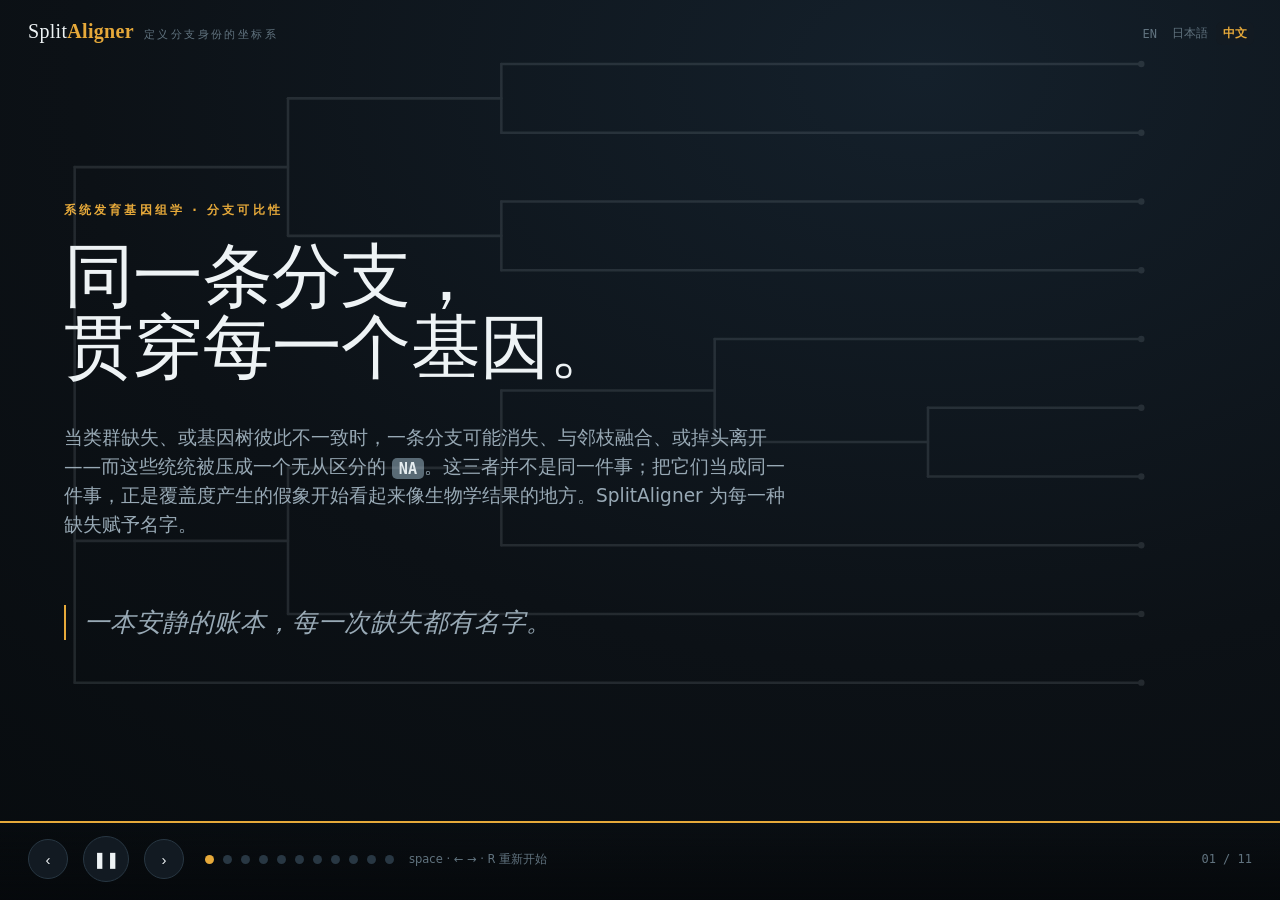
<file: splitaligner/SplitAligner_explainer_zh.html>
<!doctype html>
<html lang="zh-Hans">
<head>
<meta charset="utf-8">
<meta name="viewport" content="width=device-width, initial-scale=1">
<link rel="icon" type="image/svg+xml" href="data:image/svg+xml,%3Csvg xmlns='http://www.w3.org/2000/svg' viewBox='0 0 32 32'%3E%3Crect width='32' height='32' rx='7' fill='%2315736a'/%3E%3Cpath d='M5 16h6M11 9v14M11 9h8M11 23h8M19 6v6M19 6h6M19 12h6M19 20v6M19 20h6M19 26h6' fill='none' stroke='%23fff' stroke-width='2.2' stroke-linecap='round'/%3E%3C/svg%3E">
<title>SplitAligner — 动画讲解</title>
<style>
  :root{
    --ink:#0c1116; --ink2:#121a22; --ink3:#1b2632; --line:#283743;
    --edge:#b7c2c9; --paper:#eef3f5; --muted:#98a9b5; --faint:#61737f;
    --obs:#c3ccd2;                     /* observed / numeric branch */
    --mapped:#3fb488;                  /* mapped (real data) */
    --struct:#e0555f;                  /* NA_struct — red, matches Fig S1 */
    --fuse:#5b8dd6;                    /* NA_fuse  — blue, matches Fig S1 */
    --topo:#e6a93a;                    /* NA_topo  — amber (also brand accent) */
    --residual:#596a75;                /* generic, unnamed NA */
    --accent:#e6a93a;
    --sideA:#3fb488; --sideB:#c79a3f;
    --serif:"Iowan Old Style","Palatino Linotype",Palatino,"Book Antiqua",Georgia,"Times New Roman",serif;
    --sans:ui-sans-serif,system-ui,-apple-system,"Segoe UI",Roboto,Helvetica,Arial,sans-serif;
    --mono:ui-monospace,"SF Mono","JetBrains Mono",Menlo,Consolas,monospace;
  }
  *{box-sizing:border-box}
  html,body{height:100%}
  body{
    margin:0; background:radial-gradient(120% 120% at 72% 8%, #14202b 0%, var(--ink) 55%, #070b0e 100%);
    color:var(--paper); font-family:var(--sans); overflow:hidden;
  }
  .app{position:fixed; inset:0; display:flex; flex-direction:column}

  .brand{position:absolute; top:20px; left:28px; z-index:40; display:flex; align-items:baseline; gap:10px}
  .brand .logo{font-family:var(--serif); font-size:20px; letter-spacing:.3px}
  .brand .logo b{color:var(--accent); font-weight:600}
  .brand .tag{font-size:11px; text-transform:uppercase; letter-spacing:.22em; color:var(--faint)}
  .lang-switch{position:absolute; top:22px; right:26px; z-index:40; display:flex; gap:1px; align-items:center; font-family:var(--mono); font-size:12px}
  .lang-switch a{color:var(--faint); padding:3px 7px; border-radius:6px; text-decoration:none}
  .lang-switch a:hover{color:var(--accent)}
  .lang-switch a.cur{color:var(--accent); background:var(--ink2); font-weight:700}

  .stage{position:relative; flex:1; overflow:hidden}
  .scene{position:absolute; inset:0; display:grid; place-items:center;
    padding:72px 5vw 104px; opacity:0; visibility:hidden;
    transition:opacity .7s ease; pointer-events:none;}
  .scene.is-active{opacity:1; visibility:visible; pointer-events:auto}
  .wrap{width:min(1160px,100%); display:grid; gap:30px}

  .eyebrow{font-size:12px; text-transform:uppercase; letter-spacing:.26em; color:var(--accent); font-weight:600}
  h1.title{font-family:var(--serif); font-weight:500; font-size:clamp(36px,5.6vw,70px); line-height:1.02; margin:0; text-wrap:balance; letter-spacing:-.01em}
  h2.headline{font-family:var(--serif); font-weight:500; font-size:clamp(25px,3.4vw,44px); line-height:1.08; margin:0; text-wrap:balance; letter-spacing:-.01em}
  .lede{font-size:clamp(15px,1.45vw,19px); line-height:1.55; color:var(--muted); max-width:62ch; text-wrap:pretty}
  .lede em{color:var(--paper); font-style:normal}
  code,.mono{font-family:var(--mono)}
  .tok{font-family:var(--mono); font-size:.82em; padding:.1em .45em; border-radius:5px; white-space:nowrap; font-weight:700}
  .tok.mapped{color:#07130e; background:var(--mapped)}
  .tok.struct{color:#1a0709; background:var(--struct)}
  .tok.fuse{color:#06101d; background:var(--fuse)}
  .tok.topo{color:#1a1204; background:var(--topo)}
  .tok.res{color:#e6edf0; background:var(--residual)}

  .rv{opacity:0; transform:translateY(14px); transition:opacity .7s ease, transform .7s cubic-bezier(.2,.7,.2,1)}
  .scene.is-active .rv{opacity:1; transform:none; transition-delay:var(--d,0s)}

  #s0 .wrap{justify-items:start; gap:22px}
  #s0 .tagline{font-family:var(--serif); font-style:italic; font-size:clamp(18px,2vw,26px); color:var(--muted); border-left:2px solid var(--accent); padding-left:18px}
  .bg-tree{position:absolute; inset:0; z-index:0; opacity:.14; pointer-events:none}

  .split-cols{display:grid; grid-template-columns:1.02fr .98fr; gap:44px; align-items:center}
  @media (max-width:880px){ .split-cols{grid-template-columns:1fr; gap:24px} }
  .panel{background:linear-gradient(180deg,var(--ink2),#0e151c); border:1px solid var(--line); border-radius:16px; padding:18px 20px; box-shadow:0 24px 60px -30px #000}
  svg{display:block; width:100%; height:auto; overflow:visible}
  .formula{font-family:var(--mono); font-size:clamp(13px,1.5vw,17px); background:var(--ink2); border:1px solid var(--line); border-radius:12px; padding:15px 17px; line-height:1.75}
  .formula .dim{color:var(--faint); font-size:.82em}

  /* Tree engine styling */
  .edge{fill:none; stroke:var(--edge); stroke-width:2.4; stroke-linecap:round;
        stroke-dasharray:1; stroke-dashoffset:1;}
  .scene.is-active .edge{stroke-dashoffset:0; transition:stroke-dashoffset .55s ease}
  .no-draw .edge{stroke-dasharray:none; stroke-dashoffset:0;
        transition:stroke .55s ease, stroke-width .45s ease, opacity .55s ease !important}
  .tip-label{fill:var(--muted); font-family:var(--mono); font-size:17.5px; font-weight:700; dominant-baseline:middle; opacity:0}
  .scene.is-active .tip-label{opacity:1; transition:opacity .5s ease .45s}
  .no-draw .tip-label{opacity:1; transition:opacity .5s ease, fill .5s ease, text-decoration-color .5s}
  .tip-dot{fill:var(--edge)}
  .br-label{font-family:var(--mono); font-size:14.5px; font-weight:700; fill:var(--muted); dominant-baseline:middle}

  .edge.sideA{stroke:var(--sideA)} .tip-label.sideA{fill:var(--sideA)}
  .edge.sideB{stroke:var(--sideB)} .tip-label.sideB{fill:var(--sideB)}
  .edge.bhi{stroke:var(--accent); stroke-width:4.6}
  .br-label.hi{fill:var(--accent); font-weight:700}

  .edge.state-obs{stroke:var(--obs); stroke-width:2.6; opacity:1}
  .edge.state-fuse{stroke:var(--fuse); stroke-width:4.8; opacity:1}
  .edge.state-struct{stroke:var(--struct); stroke-width:2.6; stroke-dasharray:2.5 3.5; opacity:.85}
  .edge.state-mapped{stroke:var(--mapped); stroke-width:4.6}
  .edge.state-topo{stroke:var(--topo); stroke-width:2.6; stroke-dasharray:2.5 3.5}
  .br-label.st-fuse{fill:var(--fuse); font-weight:700}
  .br-label.st-struct{fill:var(--struct); opacity:.8}
  .tip-label.deleted{fill:var(--struct); text-decoration:line-through; text-decoration-color:var(--struct); opacity:.5 !important}

  .scissors{font-size:24px; opacity:0}
  .scene.is-active .scissors{opacity:1; transition:opacity .5s ease 1s}
  .cutline{stroke:var(--accent); stroke-width:2; stroke-dasharray:3 4; opacity:0}
  .scene.is-active .cutline{opacity:.9; transition:opacity .5s ease 1s}

  /* Deletion scene */
  .del-grid{display:grid; grid-template-columns:1.35fr 1fr; gap:34px; align-items:start}
  @media (max-width:940px){ .del-grid{grid-template-columns:1fr; gap:18px} }
  .del-head{display:flex; align-items:center; gap:14px; flex-wrap:wrap; margin-bottom:6px}
  .regime-badge{display:inline-block; background:var(--accent); color:#161006; font-weight:600; font-size:12.5px; padding:7px 15px; border-radius:999px}
  .regime-badge.alt{background:transparent; color:var(--accent); border:1px solid var(--accent)}

  /* poem */
  .poem{display:grid; gap:3px; justify-items:center; text-align:center; font-family:var(--serif)}
  .poem .line{font-style:italic; font-size:clamp(17px,2.15vw,28px); line-height:1.62; color:var(--paper); text-wrap:balance}
  .poem .spacer{height:16px}
  .poem .final{margin-top:16px; font-size:clamp(18px,2.35vw,31px); color:var(--paper)}
  .poem .final::before,.poem .final::after{content:"\201C"; color:var(--accent)}
  .poem .final::after{content:"\201D"}
  .step-cap{font-family:var(--mono); font-size:13px; color:var(--paper); min-height:1.4em}
  .step-cap b{color:var(--struct)}
  .chips{display:grid; grid-template-columns:repeat(auto-fill,minmax(52px,1fr)); gap:7px}
  .chip{border:1px solid var(--line); border-radius:7px; padding:6px 4px; text-align:center;
    font-family:var(--mono); font-size:11.5px; background:var(--ink2); transition:background .5s ease,color .5s ease,border-color .5s}
  .chip.obs{color:var(--paper); border-color:color-mix(in srgb,var(--obs) 30%,var(--line))}
  .chip.fuse{background:var(--fuse); color:#06101d; border-color:var(--fuse); font-weight:700}
  .chip.struct{background:transparent; color:var(--struct); border-color:var(--struct); border-style:dashed}
  .counts{display:flex; gap:10px; flex-wrap:wrap; margin-top:14px}
  .count{flex:1; min-width:96px; background:var(--ink2); border:1px solid var(--line); border-radius:12px; padding:11px 13px}
  .count .v{font-family:var(--mono); font-size:24px; font-variant-numeric:tabular-nums; line-height:1}
  .count .k{font-size:11px; color:var(--muted); margin-top:5px; text-transform:uppercase; letter-spacing:.08em}
  .count.obs .v{color:var(--obs)} .count.fuse .v{color:var(--fuse)} .count.struct .v{color:var(--struct)}
  .legend-inline{display:flex; gap:16px; flex-wrap:wrap; font-size:12px; color:var(--muted)}
  .legend-inline span{display:inline-flex; align-items:center; gap:7px}
  .sw{width:14px; height:5px; border-radius:2px; display:inline-block}
  .sw.obs{background:var(--obs)} .sw.fuse{background:var(--fuse)}
  .sw.struct{background:transparent; border-bottom:2px dashed var(--struct); height:0; align-self:center}

  /* theorem / proof */
  #sT{place-items:start center; overflow-y:auto}
  #s3 .panel svg{max-width:390px; margin:0 auto}
  .proof{display:grid; gap:11px; counter-reset:pf; align-content:start}
  .proof .step{position:relative; padding-left:38px; font-size:13.5px; line-height:1.42; color:var(--muted)}
  .proof .step b{color:var(--paper); font-weight:600}
  .proof .step .mono{color:var(--paper)}
  .proof .step::before{counter-increment:pf; content:counter(pf); position:absolute; left:0; top:-2px;
    width:25px; height:25px; border-radius:50%; border:1px solid var(--line); color:var(--accent);
    font-family:var(--mono); font-size:12px; display:grid; place-items:center; background:var(--ink2)}
  .qed{color:var(--accent); font-family:var(--mono); font-size:1.15em}
  .cor-chip{background:var(--ink2); border:1px solid var(--line); border-radius:12px; padding:10px 13px; font-size:11.5px; color:var(--muted); line-height:1.42}
  .cor-chip b{color:var(--paper); font-weight:600}
  .cor-chip .lbl{font-family:var(--mono); color:var(--accent); font-weight:700; font-size:10.5px; letter-spacing:.05em}
  .thm-grid{display:grid; grid-template-columns:1.05fr .95fr; gap:16px 40px; align-items:start}
  @media (max-width:880px){ .thm-grid{grid-template-columns:1fr} }

  /* fates */
  .fates{display:grid; grid-template-columns:repeat(4,1fr); gap:14px}
  @media (max-width:940px){ .fates{grid-template-columns:repeat(2,1fr)} }
  .fate{background:var(--ink2); border:1px solid var(--line); border-radius:14px; padding:14px; display:flex; flex-direction:column; gap:9px}
  .fate .cap{display:flex; align-items:center; gap:8px; justify-content:space-between}
  .fate .name{font-family:var(--mono); font-weight:700; font-size:13px}
  .fate.mapped{border-color:color-mix(in srgb,var(--mapped) 45%,var(--line))}
  .fate.struct{border-color:color-mix(in srgb,var(--struct) 50%,var(--line))}
  .fate.fuse{border-color:color-mix(in srgb,var(--fuse) 50%,var(--line))}
  .fate.topo{border-color:color-mix(in srgb,var(--topo) 60%,var(--line))}
  .fate .why{font-size:12.5px; color:var(--muted); line-height:1.42}
  .fate .why b{color:var(--paper); font-weight:600}
  .mini-cap{font-family:var(--mono); font-size:12.5px; font-weight:700; letter-spacing:.02em}
  .mini-note{font-family:var(--mono); font-size:11.5px; color:var(--muted); text-align:center}
  .topo-call{border:1px solid var(--topo); border-radius:12px; padding:12px 15px; background:color-mix(in srgb, var(--topo) 12%, var(--ink2))}
  .topo-call .h{font-family:var(--mono); color:var(--topo); font-weight:700; font-size:13.5px; margin-bottom:5px}
  .topo-call .b{font-size:12.5px; color:var(--muted); line-height:1.45}
  .fuse-eq{font-family:var(--mono); text-align:center; font-size:clamp(15px,1.9vw,23px); font-weight:700; color:var(--fuse); letter-spacing:.01em; padding:12px 16px; border:1px solid color-mix(in srgb,var(--fuse) 50%,var(--line)); border-radius:14px; background:color-mix(in srgb,var(--fuse) 12%,var(--ink2))}
  .fuse-eq b{color:var(--paper)}
  .swatch{width:11px; height:11px; border-radius:3px; flex:none}

  .ledger{display:grid; grid-template-columns:1fr auto; gap:40px; align-items:center}
  @media (max-width:940px){ .ledger{grid-template-columns:1fr; gap:22px} }
  .matrix{display:grid; grid-template-columns:repeat(18,1fr); gap:3px; width:min(420px,100%)}
  .cell{aspect-ratio:1; border-radius:2px; background:var(--ink3); opacity:0; transform:scale(.4)}
  .scene.is-active .matrix .cell{opacity:1; transform:none; transition:opacity .5s ease, transform .5s ease}
  .cell.mapped{background:var(--mapped)} .cell.struct{background:var(--struct)}
  .cell.fuse{background:var(--fuse)} .cell.topo{background:var(--topo)}
  .equation{font-family:var(--mono); font-size:clamp(13px,1.4vw,17px); line-height:2; letter-spacing:.01em}
  .equation .op{color:var(--faint)}
  .legend{display:grid; gap:9px; margin-top:4px}
  .legend .row{display:flex; align-items:center; gap:10px; font-size:13px; color:var(--muted)}
  .legend .row .n{margin-left:auto; font-family:var(--mono); font-variant-numeric:tabular-nums; color:var(--paper)}

  .stat-row{display:flex; flex-wrap:wrap; gap:26px 44px; align-items:flex-end}
  .stat .big{font-family:var(--serif); font-size:clamp(42px,5.6vw,74px); line-height:.9; color:var(--topo)}
  .stat .lab{font-size:13px; color:var(--muted); margin-top:8px; max-width:24ch}
  .bar{height:26px; border-radius:6px; overflow:hidden; display:flex; width:100%; background:var(--ink3); border:1px solid var(--line)}
  .bar span{height:100%; display:block; width:0; transition:width 1s cubic-bezier(.2,.7,.2,1) .2s}
  .scene.is-active .bar span{width:var(--w)}
  .barkey{display:flex; flex-wrap:wrap; gap:8px 20px; font-size:12.5px; color:var(--muted)}
  .barkey span{display:inline-flex; align-items:center; gap:7px}

  .controls{position:absolute; left:0; right:0; bottom:0; z-index:40; display:flex; align-items:center; gap:15px;
    padding:15px 28px 18px; background:linear-gradient(0deg, rgba(6,9,12,.94), rgba(6,9,12,0));}
  .progress{position:absolute; top:0; left:0; right:0; height:2px; background:var(--line)}
  .progress .fill{height:100%; width:0; background:var(--accent)}
  .btn{appearance:none; border:1px solid var(--line); background:var(--ink2); color:var(--paper);
    width:40px; height:40px; border-radius:50%; cursor:pointer; font-size:15px; display:grid; place-items:center;
    transition:border-color .2s, transform .1s}
  .btn:hover{border-color:var(--accent)} .btn:active{transform:scale(.94)}
  .btn.play{width:46px; height:46px; font-size:16px}
  .btn:focus-visible{outline:2px solid var(--accent); outline-offset:2px}
  .dots{display:flex; gap:9px; margin-left:6px}
  .dot{width:9px; height:9px; border-radius:50%; background:var(--line); border:none; padding:0; cursor:pointer; transition:background .25s, transform .2s}
  .dot:hover{transform:scale(1.25)} .dot.on{background:var(--accent)}
  .scene-count{margin-left:auto; font-family:var(--mono); font-size:12px; color:var(--faint); font-variant-numeric:tabular-nums}
  .hint{font-size:11.5px; color:var(--faint)}

  /* Mobile: a scene taller than the viewport scrolls instead of being clipped.
     Scenes are position:absolute inset:0 inside .stage, so each active scene
     becomes its own scroll container; the deck navigation is unaffected. */
  @media (max-width:880px){
    .scene{
      overflow-y:auto; overflow-x:hidden;
      -webkit-overflow-scrolling:touch; overscroll-behavior:contain;
      place-items:start center;            /* top-align so the first line stays reachable */
      padding:64px 5vw 116px;              /* bottom clears the fixed control bar */
    }
    .scene .wrap{gap:22px}
  }

  @media (prefers-reduced-motion:reduce){
    .rv,.edge,.cell,.bar span{transition:none !important}
    .rv{opacity:1;transform:none}
  }
</style>
</head>
<body>
<div class="app">
  <div class="brand">
    <span class="logo">Split<b>Aligner</b></span>
    <span class="tag">定义分支身份的坐标系</span>
  </div>

  <div class="lang-switch" aria-label="Language / 言語 / 语言"><a href="SplitAligner_explainer.html">EN</a><a href="SplitAligner_explainer_ja.html">日本語</a><a href="SplitAligner_explainer_zh.html" class="cur">中文</a></div>

  <div class="stage" id="stage">

    <!-- 0 TITLE -->
    <section class="scene" id="s0">
      <svg class="bg-tree no-draw" id="bgTree" viewBox="0 0 1200 700" preserveAspectRatio="xMidYMid slice" aria-hidden="true"></svg>
      <div class="wrap">
        <div class="eyebrow rv">系统发育基因组学 · 分支可比性</div>
        <h1 class="title rv" style="--d:.08s">同一条分支，<br>贯穿每一个基因。</h1>
        <p class="lede rv" style="--d:.18s">当类群缺失、或基因树彼此不一致时，一条分支可能消失、与邻枝融合、或掉头离开——而这些统统被压成一个无从区分的 <span class="tok res">NA</span>。这三者并不是同一件事；把它们当成同一件事，正是覆盖度产生的假象开始看起来像生物学结果的地方。SplitAligner 为每一种缺失赋予名字。</p>
        <p class="tagline rv" style="--d:.3s">一本安静的账本，每一次缺失都有名字。</p>
      </div>
    </section>

    <!-- 1 PREMISE + TOY TREE -->
    <section class="scene" id="s1">
      <div class="wrap split-cols">
        <div class="panel rv"><svg id="treePremise" class="no-draw" viewBox="0 0 540 430" role="img" aria-label="带 17 个分支坐标标签的 10 类群基准物种树"></svg></div>
        <div style="display:grid; gap:20px">
          <div class="eyebrow rv">基准</div>
          <h2 class="headline rv" style="--d:.08s">固定一棵树，给每条分支命名。</h2>
          <p class="lede rv" style="--d:.18s">一棵刻意做到最简的 10 类群树——由 R/APE 生成的随机拓扑（<span class="mono">seed 42</span>），枝长固定，<em>没有</em>任何速率变化、不一致或估计误差。它的无根轴定义了 <em>17 个原始分支坐标</em>：10 条末端分支 <span class="mono">t1–t10</span> 与 7 条内部分支 <span class="mono">N_12–N_18</span>。</p>
          <p class="lede rv" style="--d:.26s">这就是被冻结的坐标系。我们唯一改变的，是某个基因恰好采样了哪些类群。</p>
        </div>
      </div>
    </section>

    <!-- 2 BRANCH = SPLIT -->
    <section class="scene" id="s2">
      <div class="wrap split-cols">
        <div class="panel rv"><svg id="treeSplit" class="no-draw" viewBox="0 0 540 430" role="img" aria-label="一条内部分支把树切成两个类群集合"></svg></div>
        <div style="display:grid; gap:18px">
          <div class="eyebrow rv">核心思想</div>
          <h2 class="headline rv" style="--d:.08s">一条分支，<em>就是</em>它所形成的分裂。</h2>
          <p class="lede rv" style="--d:.18s">剪断分支 <span class="mono" style="color:var(--accent)">N_13</span>，树就分成两组。这个二分（分裂）——而非它画出来的位置或生根方式——<em>才是</em>分支的身份。</p>
          <div class="formula rv" style="--d:.26s">
            &sigma;(N_13) = ( <span style="color:var(--sideA)">t8, t7, t4, t9</span> &nbsp;|&nbsp; <span style="color:var(--sideB)">t1, t10, t5, t2, t3, t6</span> )<br>
            <span class="dim">两条分支「相同」，当且仅当它们的分裂一致</span>
          </div>
        </div>
      </div>
    </section>

    <!-- 3 MECHANISM: FUSION -->
    <section class="scene" id="s3">
      <div class="wrap" style="gap:14px">
        <div style="display:grid; gap:8px; margin-bottom:6px">
          <div class="eyebrow rv">机制</div>
          <h2 class="headline rv" style="--d:.06s">去掉一个类群，两条分支就融合为一。</h2>
        </div>
        <div class="split-cols">
          <div class="panel rv" style="--d:.12s">
            <div style="font-family:var(--mono); font-size:12px; color:var(--muted); margin-bottom:6px">删除前 &mdash; t8 在场</div>
            <svg id="treeFuseBefore" class="no-draw" viewBox="0 0 360 250" role="img" aria-label="删除 t8 之前的子树"></svg>
          </div>
          <div class="panel rv" style="--d:.2s">
            <div style="font-family:var(--mono); font-size:12px; color:var(--muted); margin-bottom:6px">删除后 &mdash; t8 移除，N_13 与 N_14 合并</div>
            <svg id="treeFuseAfter" class="no-draw" viewBox="0 0 360 250" role="img" aria-label="删除 t8 之后的子树，显示融合的分支"></svg>
          </div>
        </div>
        <div class="fuse-eq rv" style="--d:.24s">
          L(N_13&#124;N_14) = L(N_13) + L(N_14) = 0.946668 + 0.514212 = <b>1.460880</b>
        </div>
        <div class="formula rv" style="--d:.34s; max-width:none; font-size:13.5px">
          移除 <span class="tok struct">t8</span> 会消除一个二度节点：相邻的两条边合并，<span style="color:var(--fuse)">N_13</span>、<span style="color:var(--fuse)">N_14</span> 变成融合坐标 <span style="color:var(--fuse)">N_13&#124;N_14</span> &mdash; 但上面那条枝长并<em>未</em>丢失。所以 <span class="tok fuse">NA_fuse</span> 意味着<em>失去独立身份</em>，而非缺少长度；<span class="tok struct">NA_struct</span> 则是被删除、根本没有投影的分支。
        </div>
      </div>
    </section>

    <!-- 4 GLOBAL DELETION -->
    <section class="scene" id="s4">
      <div class="wrap" style="gap:12px">
        <div class="del-head">
          <div class="eyebrow" style="margin-right:auto">审计 · 每一处缺失都被归类</div>
          <span class="regime-badge">全局删除 · 从外类群开始</span>
        </div>
        <div class="del-grid">
          <div class="panel"><svg id="delTree" class="no-draw" viewBox="0 0 540 430" role="img" aria-label="全局（从外类群开始）删除类群下的基准树"></svg></div>
          <div>
            <div class="step-cap" id="stepCap">完整的树 —— 17 个冻结坐标全部被观测</div>
            <div class="chips" id="chips" style="margin-top:12px"></div>
            <div class="counts">
              <div class="count obs"><div class="v" id="cObs">17</div><div class="k">观测</div></div>
              <div class="count fuse"><div class="v" id="cFuse">0</div><div class="k">NA_fuse</div></div>
              <div class="count struct"><div class="v" id="cStruct">0</div><div class="k">NA_struct</div></div>
            </div>
            <div class="legend-inline" style="margin-top:16px">
              <span><span class="sw obs"></span>观测（数值）</span>
              <span><span class="sw fuse"></span>NA_fuse（融合）</span>
              <span><span class="sw struct"></span>NA_struct（缺失）</span>
            </div>
            <p class="lede" style="font-size:13.5px; margin-top:16px">删除顺序 <span class="mono">t10, t1, t8, t7, t4, t9, t5</span> 从根部向内层层剥离。整个演化支坍塌，于是 <span class="tok struct">NA_struct</span> 迅速攀升。每个坐标都与独立运行的 Graph-theoretic branch-identity algorithm 核对——不凭空捏造，也不悄悄丢弃。这里没有不一致，所以 <span class="tok topo">NA_topo</span> = 0。</p>
          </div>
        </div>
      </div>
    </section>

    <!-- 4b LOCAL DELETION -->
    <section class="scene" id="s4L">
      <div class="wrap" style="gap:12px">
        <div class="del-head">
          <div class="eyebrow" style="margin-right:auto">审计 · 同一轴，不同的印记</div>
          <span class="regime-badge alt">局部删除 · 集中于一处</span>
        </div>
        <div class="del-grid">
          <div class="panel"><svg id="delTreeL" class="no-draw" viewBox="0 0 540 430" role="img" aria-label="局部（集中于一处）删除类群下的基准树"></svg></div>
          <div>
            <div class="step-cap" id="stepCapL">完整的树 —— 17 个冻结坐标全部被观测</div>
            <div class="chips" id="chipsL" style="margin-top:12px"></div>
            <div class="counts">
              <div class="count obs"><div class="v" id="cObsL">17</div><div class="k">观测</div></div>
              <div class="count fuse"><div class="v" id="cFuseL">0</div><div class="k">NA_fuse</div></div>
              <div class="count struct"><div class="v" id="cStructL">0</div><div class="k">NA_struct</div></div>
            </div>
            <div class="legend-inline" style="margin-top:16px">
              <span><span class="sw obs"></span>观测（数值）</span>
              <span><span class="sw fuse"></span>NA_fuse（融合）</span>
              <span><span class="sw struct"></span>NA_struct（缺失）</span>
            </div>
            <p class="lede" style="font-size:13.5px; margin-top:16px">删除顺序 <span class="mono">t8, t7, t4, t9, t5, t2, t3</span> 只攻击一个演化支，因此融合集中在一处，而另一侧能长久保留其数值坐标。同一个被冻结的轴，却呈现不同的缺失印记——而 <span class="tok topo">NA_topo</span> 依旧 = 0。</p>
          </div>
        </div>
      </div>
    </section>

    <!-- 4b THEOREM: EXISTENCE & UNIQUENESS -->
    <section class="scene" id="sT">
      <div class="wrap" style="gap:20px">
        <div style="display:grid; gap:8px">
          <div class="eyebrow rv">存在性与唯一性</div>
          <h2 class="headline rv" style="--d:.06s">这本账本不是约定俗成——而是唯一确定的真值。</h2>
        </div>
        <div class="thm-grid">
          <div class="formula rv" style="--d:.12s; max-width:none">
            固定物种树 <b style="color:var(--paper)">S</b> 与每个基因所保留的类群 <b style="color:var(--paper)">T<sub>g</sub></b>。剪枝诱导出一个<em style="color:var(--paper); font-style:normal">唯一</em>的映射<br>
            <span style="color:var(--accent)">&pi;<sub>g</sub> : B(S) &rarr; E(&rho;<sub>Tg</sub>(S)) &#8852; {&perp;}</span><br>
            <span class="dim">每条原始分支 &rarr; 吸收它的简约边；若被剪掉则映到 &perp;。</span><br><br>
            status(g,b) = <span style="color:var(--obs)">observed</span> &nbsp;&nbsp;|fiber| = 1<br>
            <span style="display:inline-block; width:7.2em"></span>= <span style="color:var(--fuse)">NA_fuse</span> &nbsp;&nbsp;&nbsp;|fiber| &ge; 2<br>
            <span style="display:inline-block; width:7.2em"></span>= <span style="color:var(--struct)">NA_struct</span> &nbsp;&pi;<sub>g</sub>(b) = &perp;
          </div>
          <div class="proof">
            <div class="step rv" style="--d:.16s">剪枝后的树 <b>&rho;<sub>Tg</sub>(S)</b> 是唯一的——标准的树限制操作（<span class="mono">ape::drop.tip</span>），不依赖任何标签或分裂。</div>
            <div class="step rv" style="--d:.24s">二度节点消除是一种<b>边商</b>：每条分支恰好落入一条简约边，或被删除。因此 <b>&pi;<sub>g</sub></b> 是良定义的。</div>
            <div class="step rv" style="--d:.32s">|fiber| = 1、|fiber| &ge; 2、以及「被删除」<b>互斥且穷尽</b>——构成一个划分；status 是 |fiber| 的函数。</div>
            <div class="step rv" style="--d:.4s">当 |fiber| = 1 时，简约边的长度等于 <b>&ell;(b)</b>：观测<em>值</em>同样唯一。</div>
            <div class="step rv" style="--d:.48s">每条纤维都是一段<b>连通的路径</b>——融合坐标是一条路径，而非零散的集合。<span class="qed">&#8718;</span></div>
          </div>
          <div class="formula rv" style="--d:.2s; max-width:none; text-align:center">
            |B(S)| = <span style="color:var(--obs)">|observed|</span> + <span style="color:var(--fuse)">|NA_fuse|</span> + <span style="color:var(--struct)">|NA_struct|</span>
          </div>
          <div class="cor-chip rv" style="--d:.56s"><span class="lbl">引理1 · 分裂 = 纤维</span><br>&sigma;<sub>g</sub>(b) = &sigma;<sub>g</sub>(b&prime;) &nbsp;&hArr;&nbsp; &pi;<sub>g</sub>(b) = &pi;<sub>g</sub>(b&prime;)。SplitAligner 的分裂投影<b>忠实地计算出</b>由图确定的账本——分裂键是纤维的精确编码，而非另一套定义。</div>
          <p class="lede rv" style="--d:.28s; font-size:14px">每个 status 都是<em>单值</em>的——它是那个唯一映射 &pi;<sub>g</sub> 的函数。一旦确定采样了谁，每个格子就只有一个正确答案。<em>「每一次缺失都有名字」——这是一条定理。</em></p>
          <div class="cor-chip rv" style="--d:.6s"><span class="lbl">推论2.5 · 真值层 vs 复原层</span><br>真值层只依赖 <b>(S, T<sub>g</sub>)</b>——绝不依赖基因树的拓扑。不一致无法扰乱 <span class="tok struct">NA_struct</span>&thinsp;/&thinsp;<span class="tok fuse">NA_fuse</span>；它只会开启另一个独立的复原层 <span class="tok topo">NA_topo</span>。</div>
        </div>
      </div>
    </section>

    <!-- 5 DISCORDANCE ADDS NA_topo -->
    <section class="scene" id="s5">
      <div class="wrap" style="gap:22px">
        <div style="display:grid; gap:8px">
          <div class="eyebrow rv">从基准到真实数据</div>
          <h2 class="headline rv" style="--d:.06s">真实的基因树还会<em>彼此不一致</em>。这是第三种缺失。</h2>
        </div>
        <div class="fates">
          <div class="fate mapped rv" style="--d:.10s">
            <div class="cap"><span class="name" style="color:var(--mapped)">Mapped</span><span class="swatch" style="background:var(--mapped)"></span></div>
            <div class="why">投影分裂唯一可辨，<em>且</em>确实出现在基因树中。<b>分支被回收。</b></div>
          </div>
          <div class="fate struct rv" style="--d:.18s">
            <div class="cap"><span class="name" style="color:var(--struct)">NA_struct</span><span class="swatch" style="background:var(--struct)"></span></div>
            <div class="why">剪枝后分裂的一侧为空。<b>没有投影身份</b>——由类群覆盖度决定。</div>
          </div>
          <div class="fate fuse rv" style="--d:.26s">
            <div class="cap"><span class="name" style="color:var(--fuse)">NA_fuse</span><span class="swatch" style="background:var(--fuse)"></span></div>
            <div class="why">节点坍塌后，分裂与邻枝共享。<b>信号落在复合分支上。</b></div>
          </div>
          <div class="fate topo rv" style="--d:.34s">
            <div class="cap"><span class="name" style="color:var(--topo)">NA_topo</span><span class="swatch" style="background:var(--topo)"></span></div>
            <div class="why">这条枝在剪枝后仍单独存在，但它的分裂<b>不在基因树中</b>。<b>未被回收。</b></div>
          </div>
        </div>
        <div class="split-cols rv" style="--d:.42s; gap:28px; align-items:stretch">
          <div class="panel" style="display:grid; grid-template-columns:1fr 1fr; gap:14px; align-items:start">
            <div style="display:grid; gap:7px; justify-items:center">
              <div class="mini-cap" style="color:var(--mapped)">物种树</div>
              <svg id="treeSp" class="no-draw" viewBox="0 0 210 165" role="img" aria-label="t5 与 t2 构成演化支的物种树"></svg>
              <div class="mini-note">分支 <em style="color:var(--accent); font-style:normal">b</em> = 分裂 {t5,t2} → <span class="tok mapped">Mapped</span></div>
            </div>
            <div style="display:grid; gap:7px; justify-items:center; border-left:1px solid var(--line); padding-left:14px">
              <div class="mini-cap" style="color:var(--topo)">基因树（不一致）</div>
              <svg id="treeGe" class="no-draw" viewBox="0 0 210 165" role="img" aria-label="t5 与 t2 不构成演化支的不一致基因树"></svg>
              <div class="mini-note" style="color:var(--topo)">{t5,t2} 缺失 → <span class="tok topo">NA_topo</span></div>
            </div>
          </div>
          <div style="display:grid; gap:14px; align-content:center">
            <div class="topo-call">
              <div class="h">NA_topo —— 头号主角</div>
              <div class="b">这条枝在该基因的类群下仍可单独辨认，但基因树里没有它的分裂。在 302 种哺乳动物的数据里，它占内部参考枝缺失项的 <b style="color:var(--paper)">88.6%</b>。</div>
            </div>
            <p class="lede" style="font-size:13px">10 类群基准在设计上排除了不一致，因此能干净地分离 <span class="tok struct">NA_struct</span> 与 <span class="tok fuse">NA_fuse</span>。真实的基因树则打开了第四列 <span class="tok topo">NA_topo</span>：它只记录分裂缺席，不判断原因——可能是生物学上的不一致、估计误差，或未解析的关系。融合组作为整体检验：分裂缺席时，该组记为 <span class="mono" style="color:var(--paper)">NA_fuse_topo</span>，成员仍为 <span class="tok fuse">NA_fuse</span>。</p>
          </div>
        </div>
      </div>
    </section>

    <!-- 6 LEDGER + PAYOFF -->
    <section class="scene" id="s6">
      <div class="wrap" style="gap:26px">
        <div style="display:grid; gap:8px">
          <div class="eyebrow rv">不丢失，不捏造</div>
          <h2 class="headline rv" style="--d:.06s">每个 基因×分支 格子，都恰好落入一列。</h2>
        </div>
        <div class="ledger">
          <div style="display:grid; gap:20px">
            <div class="equation rv" style="--d:.12s">
              |&#x1D48A;| = <span style="color:var(--mapped)">Mapped</span>
              <span class="op">+</span> <span style="color:var(--struct)">NA_struct</span>
              <span class="op">+</span> <span style="color:var(--fuse)">NA_fuse</span><br>
              <span class="op" style="margin-left:2.6em">+</span> <span style="color:var(--topo)">NA_topo</span>
            </div>
            <div class="legend rv" style="--d:.2s">
              <div class="row"><span class="swatch" style="background:var(--mapped)"></span> Mapped <span class="n">1,219,182</span></div>
              <div class="row"><span class="swatch" style="background:var(--topo)"></span> NA_topo <span class="n">113,656</span></div>
              <div class="row"><span class="swatch" style="background:var(--fuse)"></span> NA_fuse <span class="n">22,320</span></div>
              <div class="row"><span class="swatch" style="background:var(--struct)"></span> NA_struct <span class="n">12,117</span></div>
              <div class="row" style="border-top:1px solid var(--line); padding-top:8px; color:var(--paper)">总格子数 |&#x1D48A;| <span class="n">1,367,275</span></div>
            </div>
            <div class="rv" style="--d:.26s; font-size:12.5px; color:var(--muted); line-height:1.5; max-width:72ch">融合组作为整体只检验一次：有 202 个组未被回收（<span class="mono" style="color:var(--paper)">NA_fuse_topo</span>）。它们的 407 个成员格仍是 <span style="color:var(--fuse)">NA_fuse</span>，已计入上面的数字。未匹配的参考分裂 = NA_topo + NA_fuse_topo = 113,656 + 202 = 113,858。</div>
            <div class="rv" style="--d:.3s; font-size:13px; color:var(--faint); font-family:var(--mono)">2,275 个单拷贝基因 &times; 302 种有胎盘哺乳动物 · 自由拓扑</div>
          </div>
          <div class="rv" style="--d:.16s; justify-self:center; display:grid; gap:16px; justify-items:center">
            <div class="matrix" id="matrix" aria-label="按格子状态着色的 基因×分支 矩阵"></div>
            <div class="stat" style="text-align:center"><div class="big">88.6%</div><div class="lab" style="margin:6px auto 0">的内部参考枝缺失项是 NA_topo——拓扑上未回收，而非类群缺失</div></div>
          </div>
        </div>
      </div>
    </section>

    <!-- POEM — the soul of the method -->
    <section class="scene" id="sP">
      <div class="wrap" style="gap:12px; justify-items:center">
        <div class="eyebrow rv">方法之魂 —— 摘自 README</div>
        <div class="poem">
          <div class="line rv" style="--d:.1s">在固定的物种树脊梁之上，</div>
          <div class="line rv" style="--d:.5s">我们只问一件事：分支 <em style="font-style:normal; color:var(--accent)">b</em> 是否依然成立？</div>
          <div class="spacer"></div>
          <div class="line rv" style="--d:1.0s">投影这个分裂：</div>
          <div class="line rv" style="--d:1.4s">若投影的一侧消失 —— <span style="color:var(--struct)">NA_struct</span>。</div>
          <div class="line rv" style="--d:1.8s">若分支融合 —— <span style="color:var(--fuse)">NA_fuse</span>。</div>
          <div class="line rv" style="--d:2.2s">若拓扑背离 —— <span style="color:var(--topo)">NA_topo</span>。</div>
          <div class="spacer"></div>
          <div class="line rv" style="--d:2.7s">没有鬼魅，没有遗漏：</div>
          <div class="line rv" style="--d:3.1s">总数 = <span style="color:var(--mapped)">Mapped</span> + <span style="color:var(--struct)">NA_struct</span> + <span style="color:var(--fuse)">NA_fuse</span> + <span style="color:var(--topo)">NA_topo</span>。</div>
          <div class="final rv" style="--d:3.8s">一本安静的账本，每一次缺失都有名字。</div>
        </div>
      </div>
    </section>

    <!-- 7 CLOSE -->
    <section class="scene" id="s7">
      <div class="wrap" style="justify-items:center; text-align:center; gap:22px">
        <svg class="bg-tree no-draw" id="bgTree2" viewBox="0 0 1200 700" preserveAspectRatio="xMidYMid slice" aria-hidden="true"></svg>
        <div class="eyebrow rv">SplitAligner</div>
        <h1 class="title rv" style="--d:.08s; text-align:center; max-width:24ch">让分支身份变得可审计。</h1>
        <p class="lede rv" style="--d:.2s; text-align:center; margin:0 auto; max-width:66ch">Wu J. (2026). <em>SplitAligner: a branch-identity coordinate system for phylogenomics under missing taxa and gene-tree discordance.</em> 配套基准 Catnip10: a controlled taxon-deletion benchmark。</p>
      </div>
    </section>

  </div>

  <div class="controls">
    <div class="progress"><div class="fill" id="pfill"></div></div>
    <button class="btn" id="prev" title="上一页（←）" aria-label="上一个场景">‹</button>
    <button class="btn play" id="play" title="播放 / 暂停（space）" aria-label="播放 / 暂停">❚❚</button>
    <button class="btn" id="next" title="下一页（→）" aria-label="下一个场景">›</button>
    <div class="dots" id="dots" role="tablist" aria-label="场景"></div>
    <span class="hint">space · ← → · R 重新开始</span>
    <span class="scene-count" id="count">01 / 11</span>
  </div>
</div>

<script>
"use strict";
const SVGNS="http://www.w3.org/2000/svg";
const el=(n,a={})=>{const e=document.createElementNS(SVGNS,n);for(const k in a)e.setAttribute(k,a[k]);return e;};

/* ---------- tree engine ---------- */
function layout(node,depth,ctx){
  node.depth=depth;
  if(node.children){
    node.children.forEach(c=>{c.parent=node; layout(c,depth+1,ctx);});
    node.y=(node.children[0].y+node.children[node.children.length-1].y)/2;
  }else{ node.y=ctx.i++; }
  ctx.maxLeafDepth=Math.max(ctx.maxLeafDepth, node.children?ctx.maxLeafDepth:depth);
  return node;
}
function flat(node,out=[]){ out.push(node); if(node.children)node.children.forEach(c=>flat(c,out)); return out; }
function findById(node,id){ if(node.id===id)return node; if(node.children)for(const c of node.children){const r=findById(c,id);if(r)return r;} return null; }
function markSub(node,cls){ node._cls=(node._cls||"")+" "+cls; if(node.children)node.children.forEach(c=>markSub(c,cls)); }

function drawTree(svg, spec, opts={}){
  svg.textContent="";
  const vb=svg.viewBox.baseVal, W=vb.width||540, H=vb.height||430;
  const padL=opts.padL??30, padR=opts.padR??76, padT=opts.padT??22, padB=opts.padB??22;
  const ctx={i:0,maxLeafDepth:0};
  layout(spec,0,ctx);
  const nodes=flat(spec);
  const nLeaves=ctx.i, maxD=ctx.maxLeafDepth;
  const dx=(W-padL-padR)/Math.max(1,maxD);
  const dy=(H-padT-padB)/Math.max(1,nLeaves-1);
  const X=n=>padL+(n.children?n.depth:maxD)*dx;
  const Y=n=>padT+n.y*dy;
  const gE=el("g"), gD=el("g"), gL=el("g");
  nodes.forEach(n=>{
    if(n.parent){
      const px=X(n.parent), y=Y(n);
      const cls="edge"+(n._cls||"")+(opts.highlight&&n.id===opts.highlight?" bhi":"")+(opts.state&&n.id===opts.highlight?" state-"+opts.state:"");
      const p=el("path",{d:`M${px} ${y} L${X(n)} ${y}`, class:cls});
      p.style.transitionDelay=(0.12+n.depth*0.11)+"s";
      p.setAttribute("data-id", n.id||n.name||"");
      gE.appendChild(p);
      if(!opts.noLabels && opts.internalLabels && n.id && n.id[0]==="N"){
        const t=el("text",{x:(px+X(n))/2, y:y-6, class:"br-label"+(opts.highlight===n.id?" hi":""), "text-anchor":"middle","data-id":n.id});
        t.textContent=n.id; gD.appendChild(t);
      }
    }
    if(n.children){
      const ys=n.children.map(Y);
      const v=el("path",{d:`M${X(n)} ${Math.min(...ys)} L${X(n)} ${Math.max(...ys)}`, class:"edge vert"+(n._cls||"")});
      v.style.transitionDelay=(0.12+n.depth*0.11)+"s";
      v.setAttribute("data-id", n.id||"");
      gE.appendChild(v);
    }
  });
  nodes.filter(n=>!n.children).forEach(n=>{
    const x=X(n),y=Y(n);
    gL.appendChild(el("circle",{cx:x,cy:y,r:3,class:"tip-dot"+(n._cls||""),"data-id":n.name}));
    if(!opts.noLabels){
      const t=el("text",{x:x+9,y:y,class:"tip-label"+(n._cls||""),"data-id":n.name}); t.textContent=n.name;
      gL.appendChild(t);
    }
  });
  svg.appendChild(gE); svg.appendChild(gD); svg.appendChild(gL);
  return {X,Y,spec,gDeco:gD,find:id=>findById(spec,id)};
}

/* ---------- benchmark toy tree (APE seed 42), tip order matches Fig S1 ---------- */
function toyTree(){ return {id:"N_11",children:[
  {id:"N_16",children:[
    {id:"N_18",children:[{name:"t6"},{name:"t3"}]},
    {id:"N_17",children:[{name:"t2"},{name:"t5"}]}
  ]},
  {id:"N_12",children:[
    {id:"N_13",children:[
      {id:"N_14",children:[
        {name:"t9"},
        {id:"N_15",children:[{name:"t4"},{name:"t7"}]}
      ]},
      {name:"t8"}
    ]},
    {name:"t1"}
  ]},
  {name:"t10"}
]};}

/* Scene 1: full labeled tree */
drawTree(document.getElementById("treePremise"), toyTree(), {internalLabels:true});

/* Scene 2: split on N_13 */
(function(){
  const s=toyTree();
  markSub(findById(s,"N_13"),"sideA");
  flat(s).forEach(n=>{ if(n!==s && !(n._cls&&n._cls.includes("sideA"))) n._cls=(n._cls||"")+" sideB"; });
  const api=drawTree(document.getElementById("treeSplit"), s, {highlight:"N_13", internalLabels:true});
  const b=api.find("N_13");
  const bx=(api.X(b.parent)+api.X(b))/2, by=api.Y(b);
  api.gDeco.appendChild(el("path",{d:`M${bx} ${by-22} L${bx} ${by+22}`, class:"cutline"}));
  const sc=el("text",{x:bx, y:by-26, class:"scissors","text-anchor":"middle"}); sc.textContent="✂";
  api.gDeco.appendChild(sc);
})();

/* Scene 3: fusion before/after (N_12 clade) */
(function(){
  const before={id:"N_12",children:[
    {id:"N_13",children:[
      {id:"N_14",children:[{name:"t9"},{id:"N_15",children:[{name:"t4"},{name:"t7"}]}]},
      {name:"t8"}
    ]},
    {name:"t1"}
  ]};
  markSub(findById(before,"N_13"),"");
  const bApi=drawTree(document.getElementById("treeFuseBefore"), before, {internalLabels:true, padR:60, padT:16, padB:16});
  document.querySelectorAll('#treeFuseBefore [data-id="N_13"],#treeFuseBefore [data-id="N_14"]').forEach(e=>e.classList.add(e.tagName==="text"?"st-fuse":"state-fuse"));
  document.querySelectorAll('#treeFuseBefore .tip-label[data-id="t8"]').forEach(e=>e.classList.add("deleted"));
  document.querySelectorAll('#treeFuseBefore .edge[data-id="t8"]').forEach(e=>e.classList.add("state-struct"));

  const after={id:"N_12",children:[
    {id:"NF",children:[{name:"t9"},{id:"N_15",children:[{name:"t4"},{name:"t7"}]}]},
    {name:"t1"}
  ]};
  const aApi=drawTree(document.getElementById("treeFuseAfter"), after, {internalLabels:false, padR:60, padT:16, padB:16});
  const nf=findById(after,"NF");
  document.querySelectorAll('#treeFuseAfter [data-id="NF"]').forEach(e=>e.classList.add("state-fuse"));
  const midx=(aApi.X(nf.parent)+aApi.X(nf))/2, midy=aApi.Y(nf);
  const lab=el("text",{x:midx, y:midy-7, class:"br-label st-fuse","text-anchor":"middle"}); lab.textContent="N_13|N_14";
  aApi.gDeco.appendChild(lab);
})();

/* Scene 5: NA_topo — species tree (split present) vs discordant gene tree (split absent) */
(function(){
  const sp={id:"r",children:[{id:"N",children:[{name:"t5"},{name:"t2"}]},{id:"M",children:[{name:"t3"},{name:"t6"}]}]};
  const ge={id:"r",children:[{id:"N",children:[{name:"t5"},{name:"t3"}]},{id:"M",children:[{name:"t2"},{name:"t6"}]}]};
  // species tree: the {t5,t2} branch is present -> Mapped (teal)
  const a=drawTree(document.getElementById("treeSp"), sp, {highlight:"N", state:"mapped", padR:46, padT:16, padB:16});
  document.querySelectorAll('#treeSp .tip-label[data-id="t5"],#treeSp .tip-label[data-id="t2"]').forEach(e=>e.style.fill="var(--mapped)");
  const bn=a.find("N"), bx=(a.X(bn.parent)+a.X(bn))/2, by=a.Y(bn);
  const blab=el("text",{x:bx,y:by-8,fill:"var(--mapped)","font-family":"var(--mono)","font-weight":"700","font-size":"12","text-anchor":"middle"}); blab.textContent="b"; a.gDeco.appendChild(blab);
  // gene tree: {t5,t2} is not a clade -> NA_topo (amber)
  drawTree(document.getElementById("treeGe"), ge, {padR:46, padT:16, padB:16});
  document.querySelectorAll('#treeGe .tip-label[data-id="t5"],#treeGe .tip-label[data-id="t2"]').forEach(e=>e.style.fill="var(--topo)");
  const gsvg=document.getElementById("treeGe");
  const tag=el("text",{x:8,y:14,fill:"var(--topo)","font-family":"var(--mono)","font-weight":"700","font-size":"12.5"}); tag.textContent="✗ {t5,t2}"; gsvg.appendChild(tag);
})();

/* Scene 6: matrix fill (real free-topology proportions) */
(function(){
  const cols=18, rows=12, total=cols*rows;
  const frac={mapped:0.892, topo:0.083, fuse:0.016, struct:0.0089};
  const bag=[];
  Object.entries(frac).forEach(([k,v])=>{const n=Math.round(v*total); for(let i=0;i<n;i++)bag.push(k);});
  while(bag.length<total)bag.push("mapped"); bag.length=total;
  for(let i=bag.length-1;i>0;i--){const j=(i*7+3)%(i+1);[bag[i],bag[j]]=[bag[j],bag[i]];}
  const m=document.getElementById("matrix");
  bag.forEach((k,i)=>{const c=document.createElement("div");c.className="cell "+k;c.style.transitionDelay=(i*0.006)+"s";m.appendChild(c);});
})();

/* ambient */
function ambient(svg){ const s=toyTree(); drawTree(svg,s,{noLabels:true, padL:70, padR:130, padT:60, padB:60}); }
ambient(document.getElementById("bgTree"));
ambient(document.getElementById("bgTree2"));

/* ---------- deletion data (from oracle wide matrices, unrooted axis) ---------- */
const COORDS=["t10","N_12","t1","N_13","t8","N_14","N_15","t7","t4","t9","N_16","N_17","t5","t2","N_18","t3","t6"];
const TIPS=["t1","t2","t3","t4","t5","t6","t7","t8","t9","t10"];
const REG={
  global:{ order:["t10","t1","t8","t7","t4","t9","t5"], steps:[
    {struct:[],fuse:[]},
    {struct:["t10"],fuse:["N_12","N_16"]},
    {struct:["t10","t1"],fuse:["N_12","N_16","N_13"]},
    {struct:["t10","t1","t8"],fuse:["N_12","N_16","N_13","N_14"]},
    {struct:["t10","t1","t8","t7"],fuse:["N_12","N_16","N_13","N_14","N_15","t4"]},
    {struct:["t10","t1","t8","N_15","t7","t4"],fuse:["N_12","N_13","N_14","t9","N_16"]},
    {struct:["t10","N_12","t1","N_13","t8","N_14","N_15","t7","t4","t9","N_16"],fuse:["N_17","N_18"]},
    {struct:["t10","N_12","t1","N_13","t8","N_14","N_15","t7","t4","t9","N_16","t5"],fuse:["N_17","t2","N_18"]}
  ]},
  local:{ order:["t8","t7","t4","t9","t5","t2","t3"], steps:[
    {struct:[],fuse:[]},
    {struct:["t8"],fuse:["N_13","N_14"]},
    {struct:["t8","t7"],fuse:["N_13","N_14","N_15","t4"]},
    {struct:["t8","t7","t4","N_15"],fuse:["N_13","N_14","t9"]},
    {struct:["N_13","t8","N_14","N_15","t7","t4","t9"],fuse:["N_12","t1"]},
    {struct:["N_13","t8","N_14","N_15","t7","t4","t9","t5"],fuse:["N_12","t1","N_17","t2"]},
    {struct:["N_13","t8","N_14","N_15","t7","t4","t9","N_17","t5","t2"],fuse:["N_12","t1","N_16","N_18"]},
    {struct:["N_13","t8","N_14","N_15","t7","t4","t9","N_17","t5","t2","t3"],fuse:["N_12","t1","N_16","N_18","t6"]}
  ]}
};

/* build chips for both deletion pages */
function buildChips(containerId){
  const box=document.getElementById(containerId);
  COORDS.forEach(c=>{ const d=document.createElement("div"); d.className="chip obs"; d.dataset.id=c; d.textContent=c; box.appendChild(d); });
}
buildChips("chips"); buildChips("chipsL");

/* deletion controller — one instance per regime page */
function makeDeletion(regime, ids){
  const svg=document.getElementById(ids.tree);
  const rn = regime==="global" ? "全局删除" : "局部删除";
  let step=-1, elapsed=0, last=0, active=false, raf=null;
  const STEP=1700, HOLD=1600, dur=7*STEP+HOLD;
  function draw(){ drawTree(svg, toyTree(), {internalLabels:true}); }
  function setState(id,state){
    svg.querySelectorAll(`.edge[data-id="${id}"]`).forEach(e=>{e.classList.remove("state-obs","state-fuse","state-struct");e.classList.add("state-"+state);});
    svg.querySelectorAll(`text.br-label[data-id="${id}"]`).forEach(e=>{e.classList.remove("st-fuse","st-struct");if(state==="fuse")e.classList.add("st-fuse");if(state==="struct")e.classList.add("st-struct");});
    const chip=document.querySelector(`#${ids.chips} .chip[data-id="${id}"]`);
    if(chip){chip.classList.remove("obs","fuse","struct");chip.classList.add(state);}
  }
  function render(s){
    const data=REG[regime], sd=data.steps[s];
    const structSet=new Set(sd.struct), fuseSet=new Set(sd.fuse);
    COORDS.forEach(c=> setState(c, structSet.has(c)?"struct":fuseSet.has(c)?"fuse":"obs"));
    const del=new Set(data.order.slice(0,s));
    TIPS.forEach(t=> svg.querySelectorAll(`.tip-label[data-id="${t}"]`).forEach(e=>e.classList.toggle("deleted", del.has(t))) );
    const nS=sd.struct.length, nF=sd.fuse.length, nO=COORDS.length-nS-nF;
    document.getElementById(ids.obs).textContent=nO;
    document.getElementById(ids.fuse).textContent=nF;
    document.getElementById(ids.struct).textContent=nS;
    document.getElementById(ids.cap).innerHTML = s===0 ? "完整的树 —— 17 个冻结坐标全部被观测"
      : `${rn} 步骤 ${s}：删除 <b>{ ${data.order.slice(0,s).join(", ")} }</b>`;
  }
  function apply(s){ if(s!==step){ step=s; render(s); } }
  function loop(ts){
    if(!active){raf=null;return;}
    if(!last)last=ts; const dt=ts-last; last=ts;
    if(window.__playing) elapsed=Math.min(elapsed+dt, dur);
    apply(Math.min(7, Math.floor(elapsed/STEP)));
    raf=requestAnimationFrame(loop);
  }
  return {
    enter(){ active=true; elapsed=0; step=-1; last=0; draw(); render(0); step=0; raf=requestAnimationFrame(loop); },
    leave(){ active=false; if(raf)cancelAnimationFrame(raf); raf=null; }
  };
}
const delGlobal=makeDeletion("global", {tree:"delTree",  chips:"chips",  obs:"cObs",  fuse:"cFuse",  struct:"cStruct",  cap:"stepCap"});
const delLocal =makeDeletion("local",  {tree:"delTreeL", chips:"chipsL", obs:"cObsL", fuse:"cFuseL", struct:"cStructL", cap:"stepCapL"});

/* ---------- player ---------- */
const scenes=[...document.querySelectorAll(".scene")];
const DD=7*1700+1600+400;
const DEL={4:delGlobal, 5:delLocal};
const durations=[6500,8500,8000,9500, DD, DD, 15500, 9500,10000, 13000, 9000];
const dots=document.getElementById("dots"), pfill=document.getElementById("pfill");
const playBtn=document.getElementById("play"), countEl=document.getElementById("count");
const reduced=matchMedia("(prefers-reduced-motion:reduce)").matches;
let idx=0, timer=null, tStart=0, tLeft=0;
window.__playing=!reduced;

scenes.forEach((_,i)=>{ const d=document.createElement("button"); d.className="dot"; d.setAttribute("role","tab"); d.setAttribute("aria-label","Scene "+(i+1)); d.addEventListener("click",()=>go(i)); dots.appendChild(d); });

function render(){
  scenes.forEach((s,i)=>s.classList.toggle("is-active",i===idx));
  [...dots.children].forEach((d,i)=>d.classList.toggle("on",i===idx));
  countEl.textContent=String(idx+1).padStart(2,"0")+" / "+String(scenes.length).padStart(2,"0");
  playBtn.textContent=window.__playing?"❚❚":"►";
}
function armProgress(d,resume){ pfill.style.transition="none"; if(!resume)pfill.style.width="0%"; void pfill.offsetWidth; pfill.style.transition=`width ${d}ms linear`; pfill.style.width="100%"; }
function schedule(resume){
  clearTimeout(timer); if(reduced)return;
  const d=resume?tLeft:durations[idx];
  if(window.__playing){ tStart=Date.now(); tLeft=d; armProgress(d,resume);
    timer=setTimeout(()=>{ if(idx<scenes.length-1)go(idx+1); else {window.__playing=false; render();} }, d); }
}
function go(i){
  if(DEL[idx]) DEL[idx].leave();
  idx=(i+scenes.length)%scenes.length;
  render();
  if(DEL[idx]) DEL[idx].enter();
  schedule(false);
}
function toggle(){
  window.__playing=!window.__playing;
  if(window.__playing){ schedule(true); }
  else { clearTimeout(timer); tLeft=Math.max(500,tLeft-(Date.now()-tStart)); const w=getComputedStyle(pfill).width; pfill.style.transition="none"; pfill.style.width=w; }
  render();
}
document.getElementById("next").addEventListener("click",()=>go(idx+1));
document.getElementById("prev").addEventListener("click",()=>go(idx-1));
playBtn.addEventListener("click",toggle);
window.addEventListener("keydown",e=>{
  if(e.code==="Space"){e.preventDefault();toggle();}
  else if(e.code==="ArrowRight")go(idx+1);
  else if(e.code==="ArrowLeft")go(idx-1);
  else if(e.key==="r"||e.key==="R"){window.__playing=!reduced;go(0);}
});

render();
if(DEL[idx])DEL[idx].enter();
schedule(false);
</script>
</body>
</html>
</file>
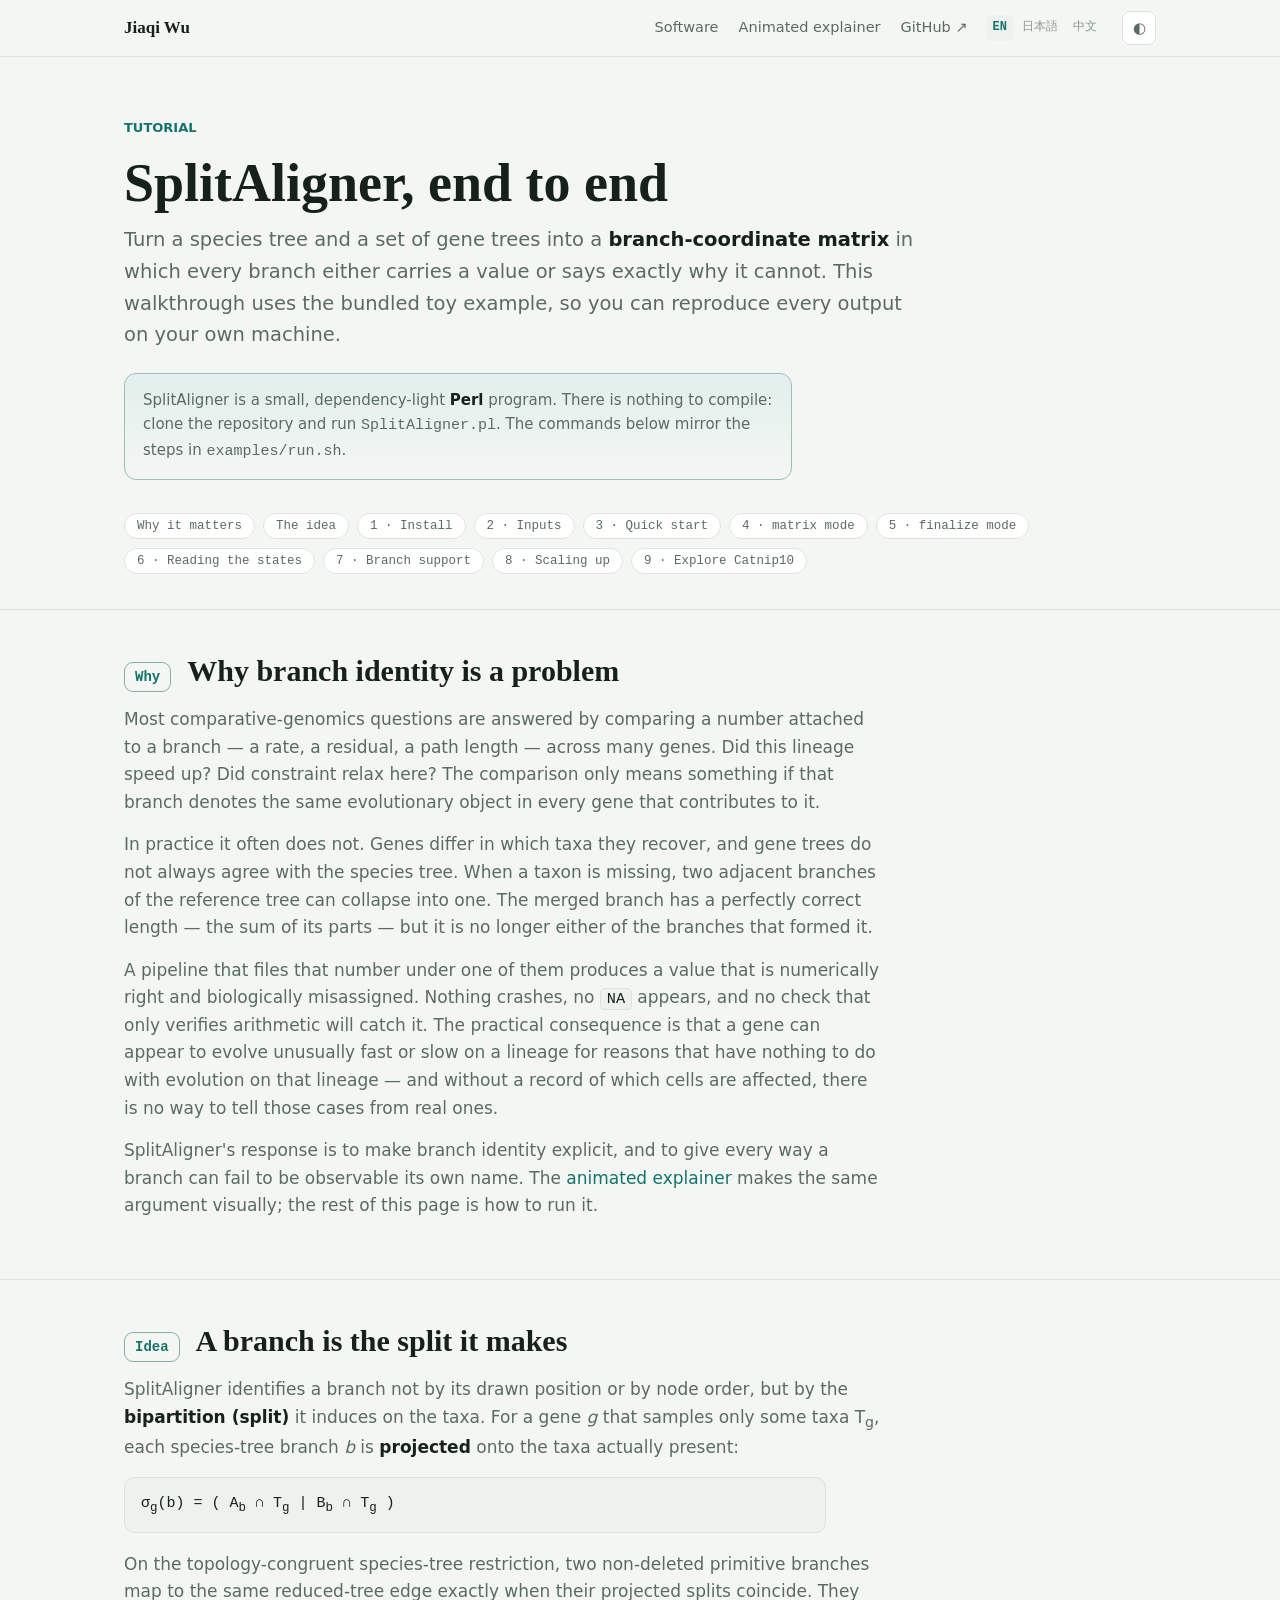
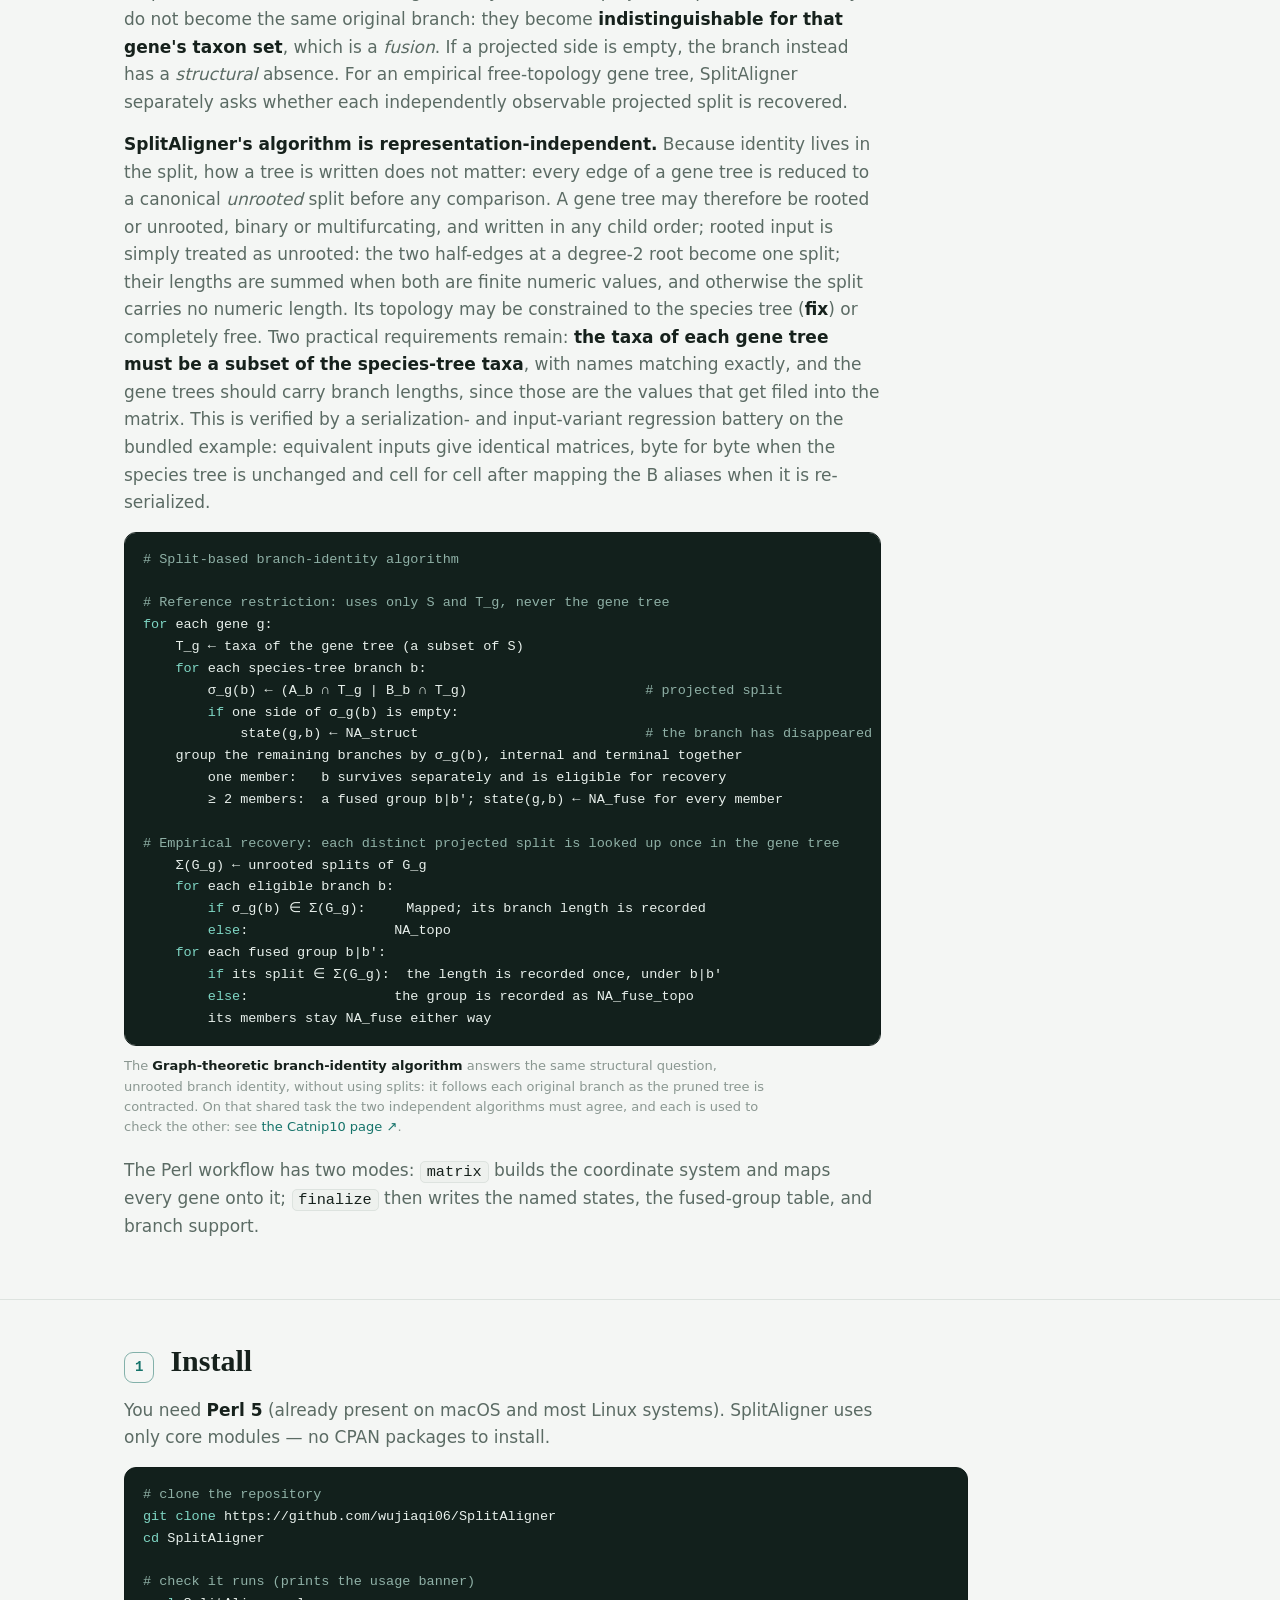
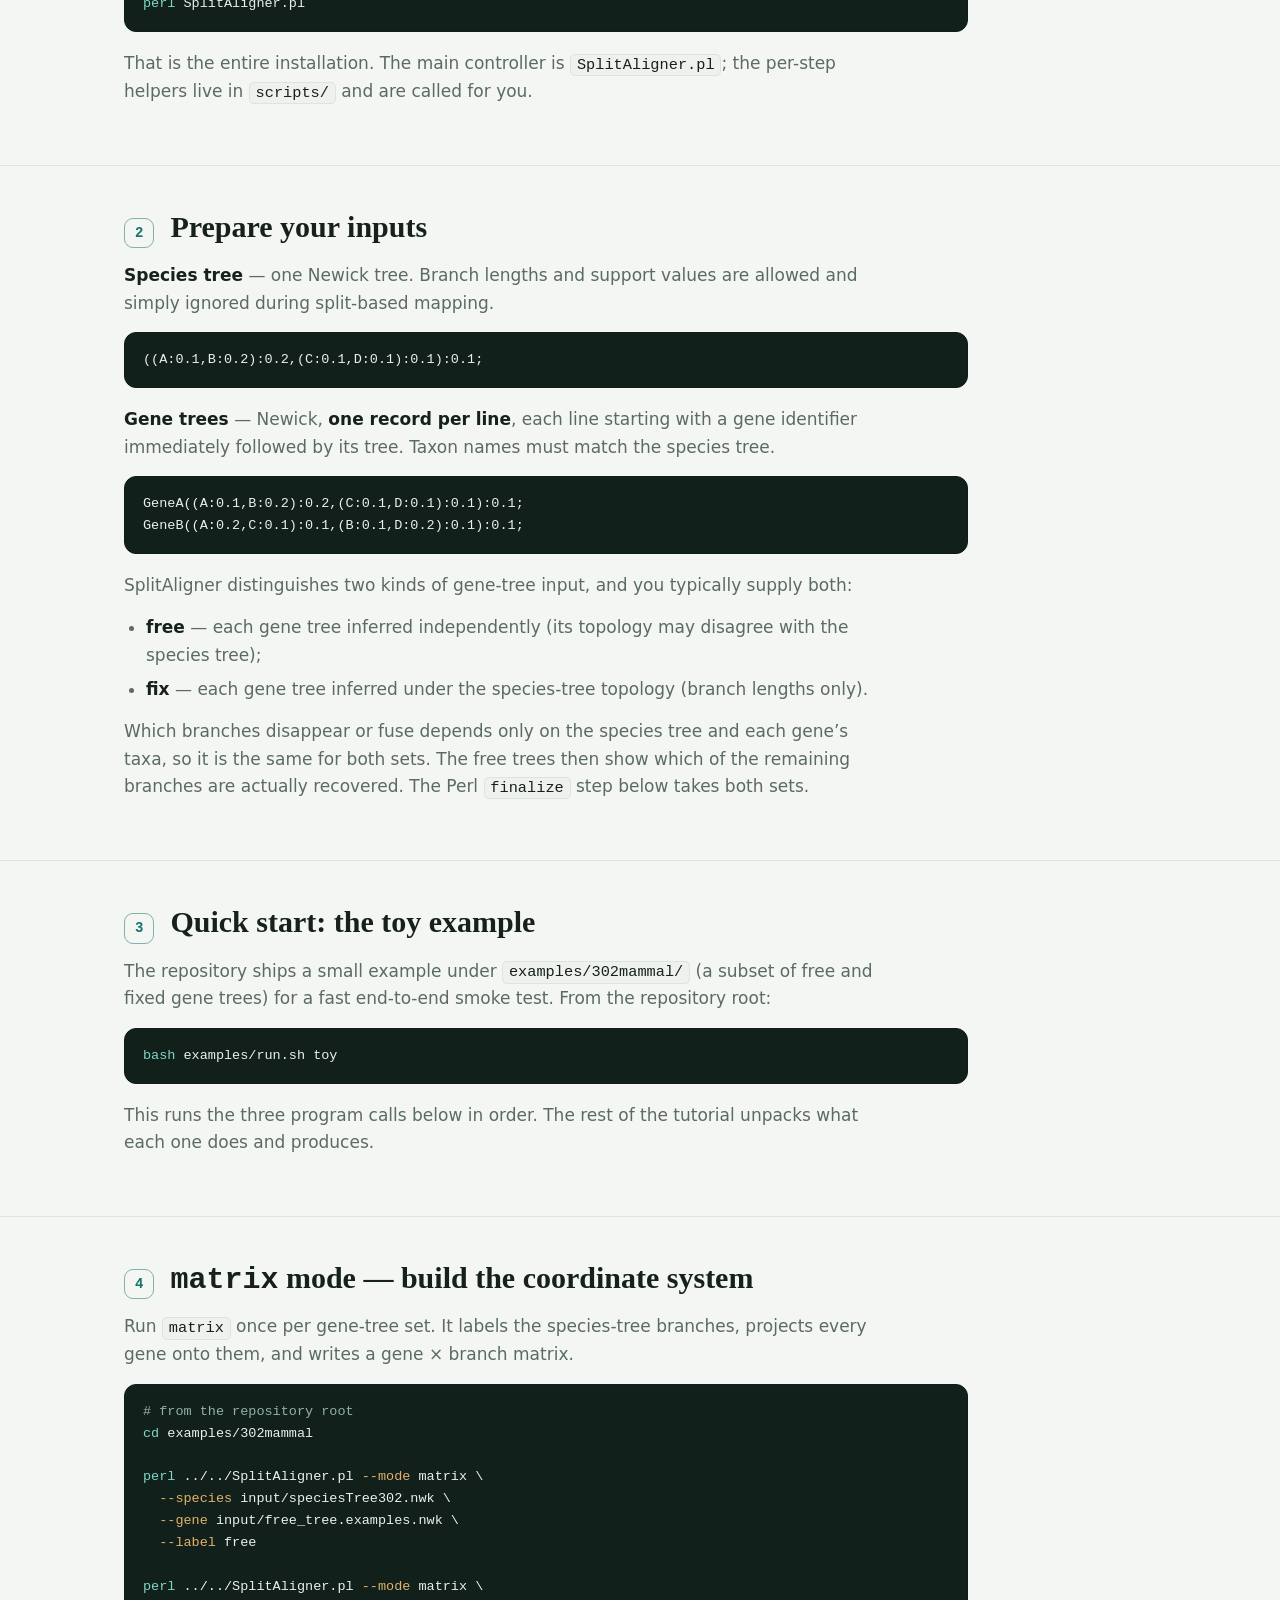
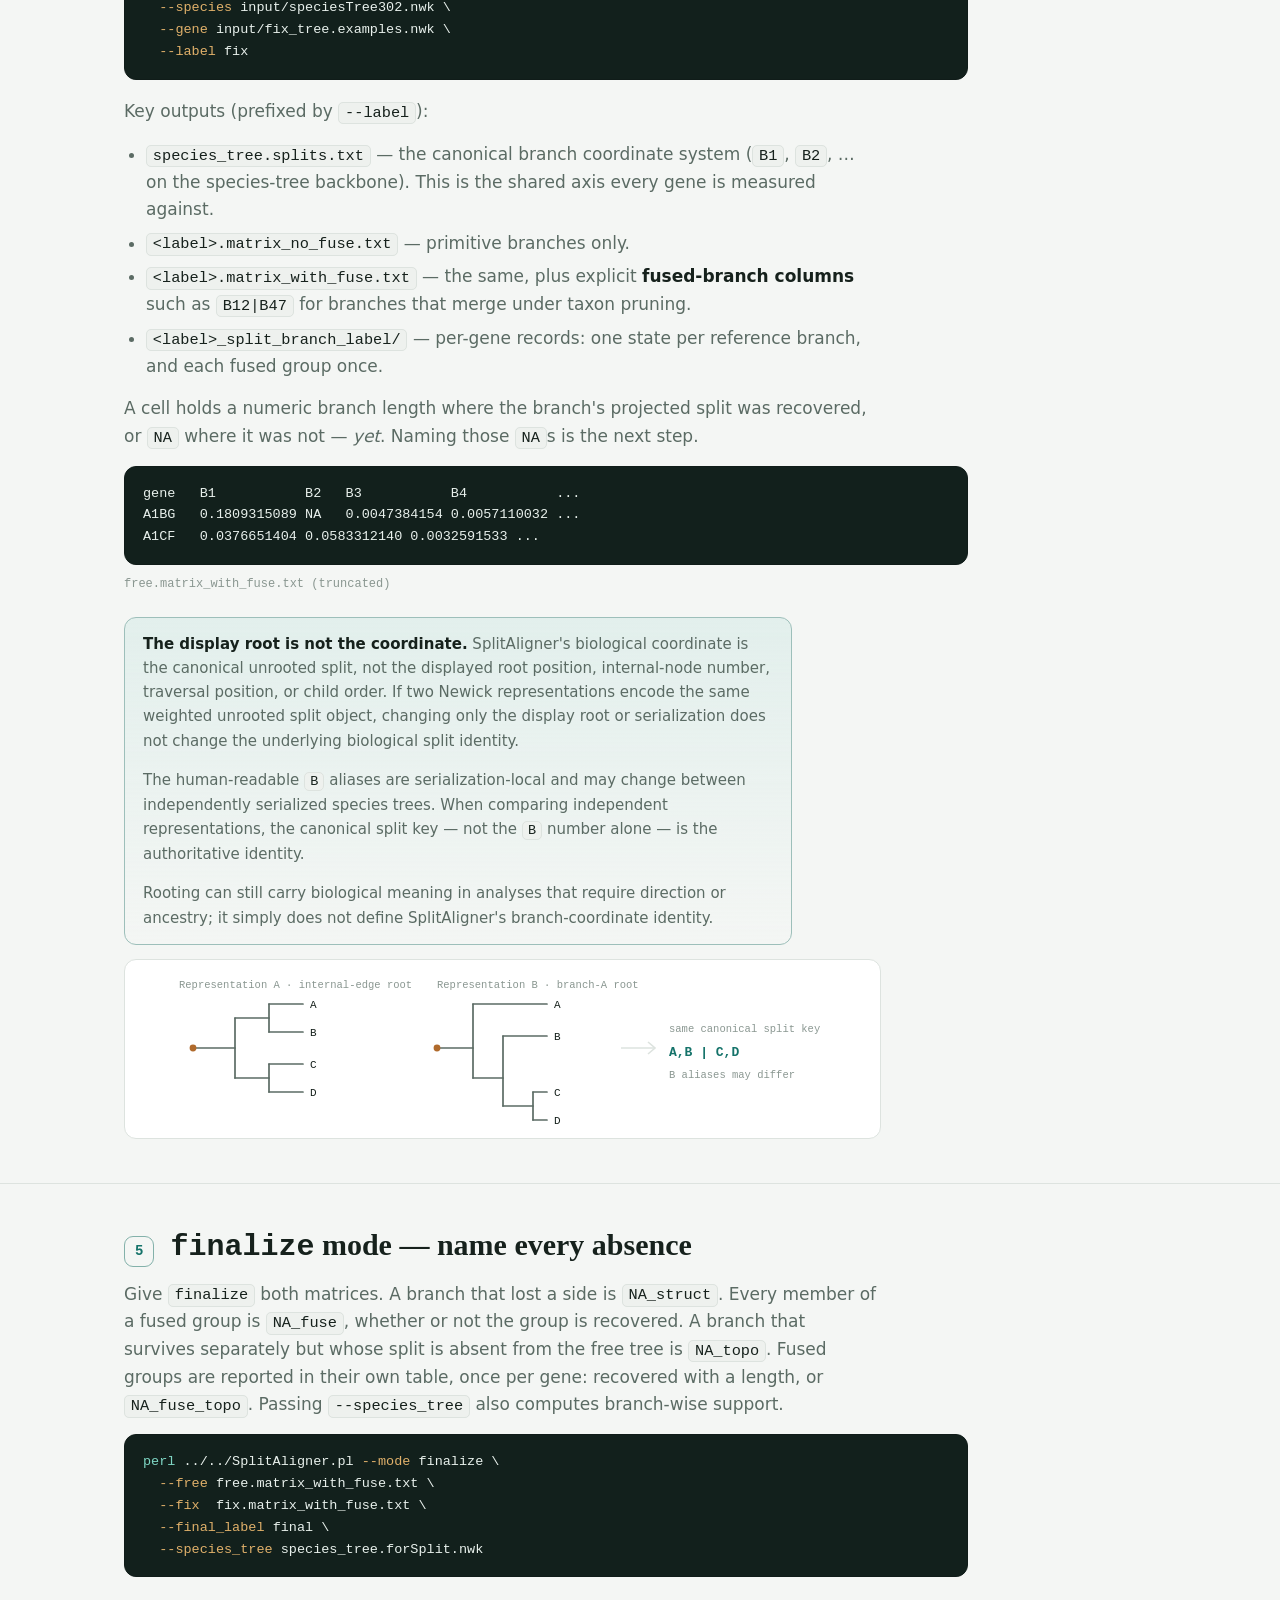
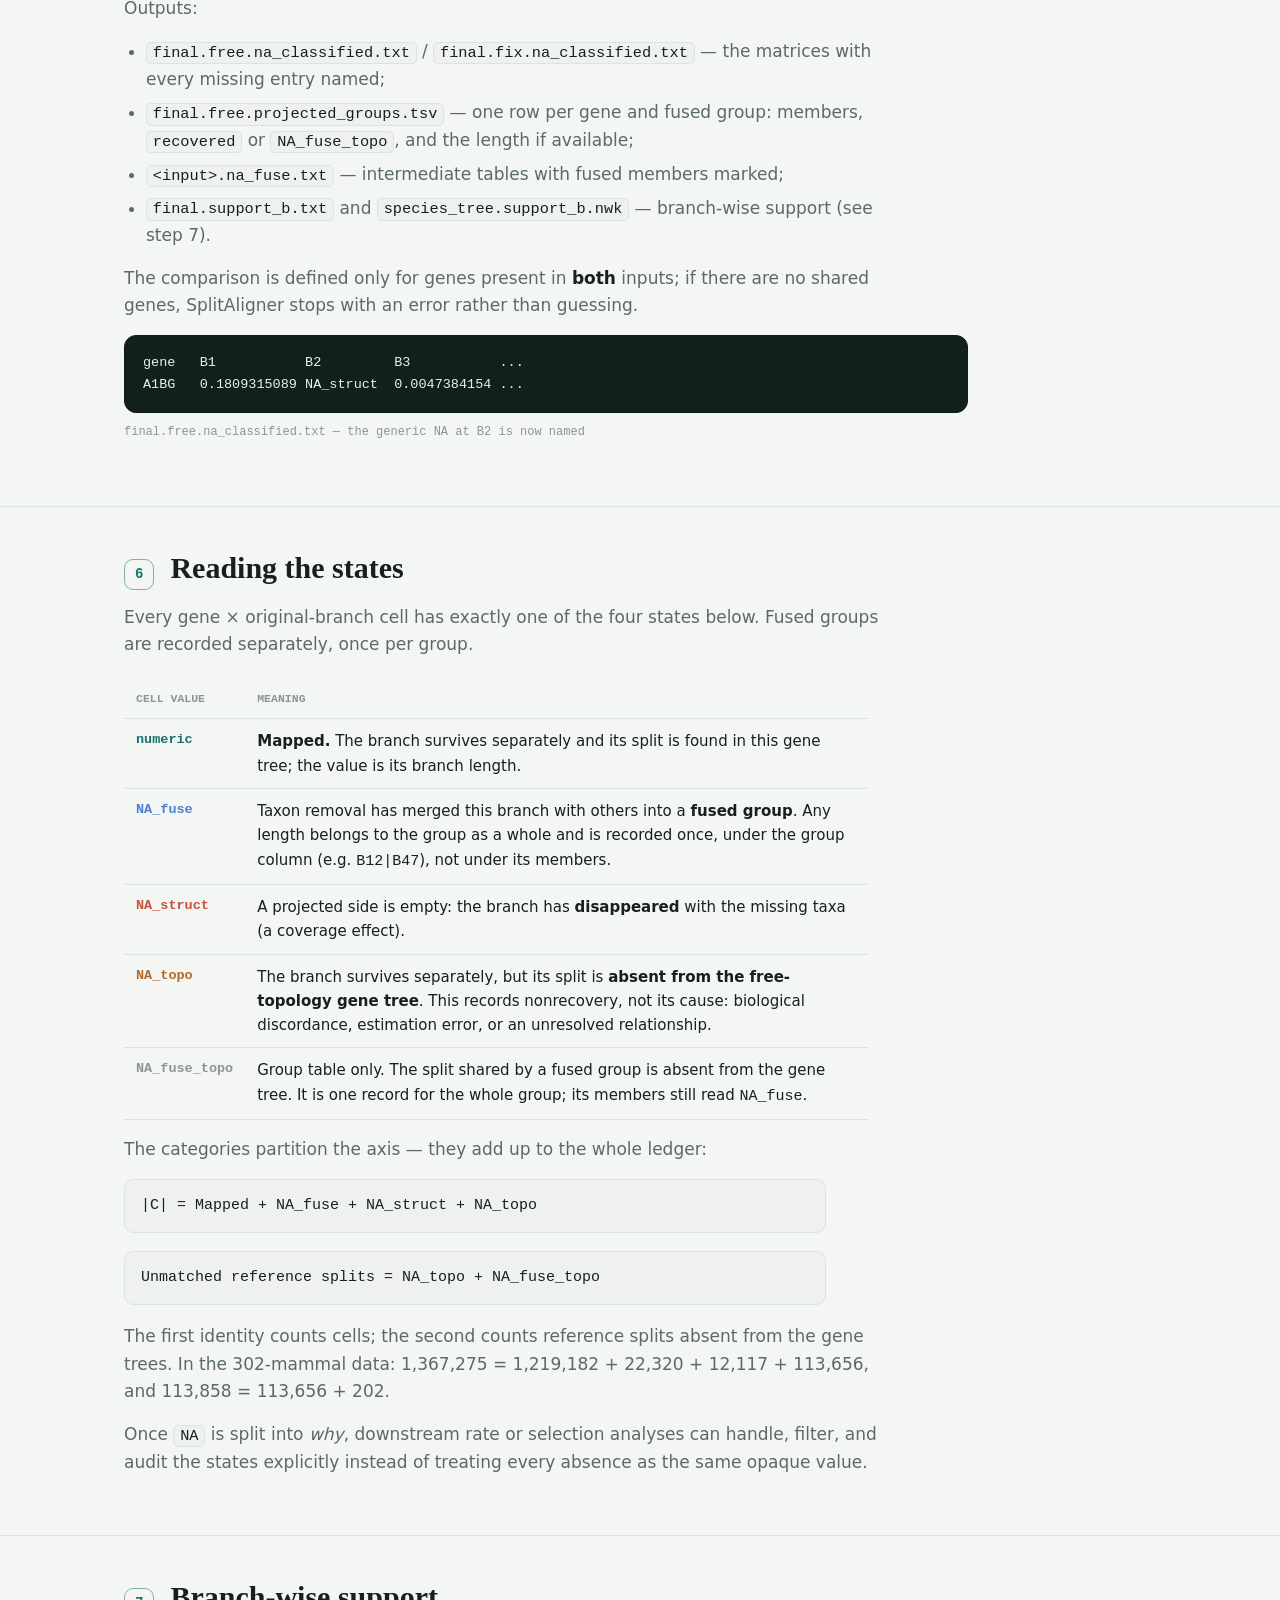
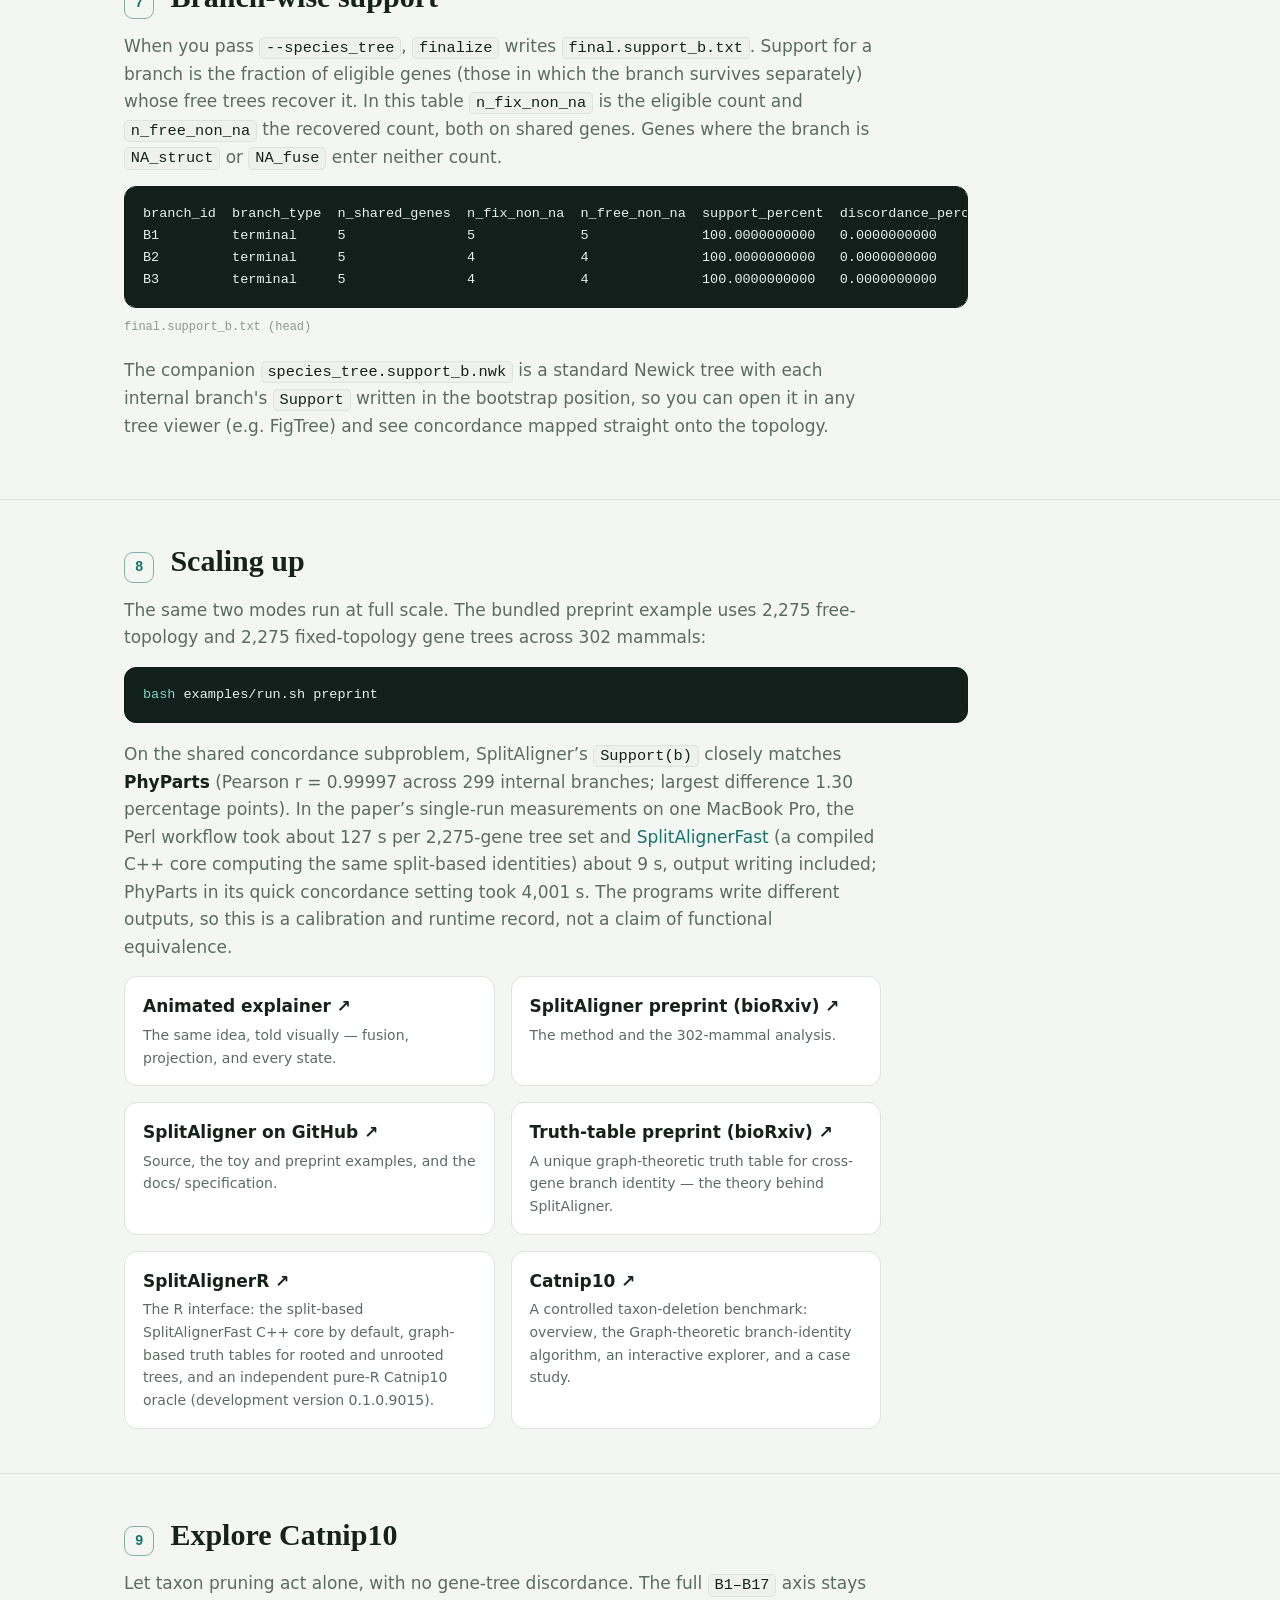
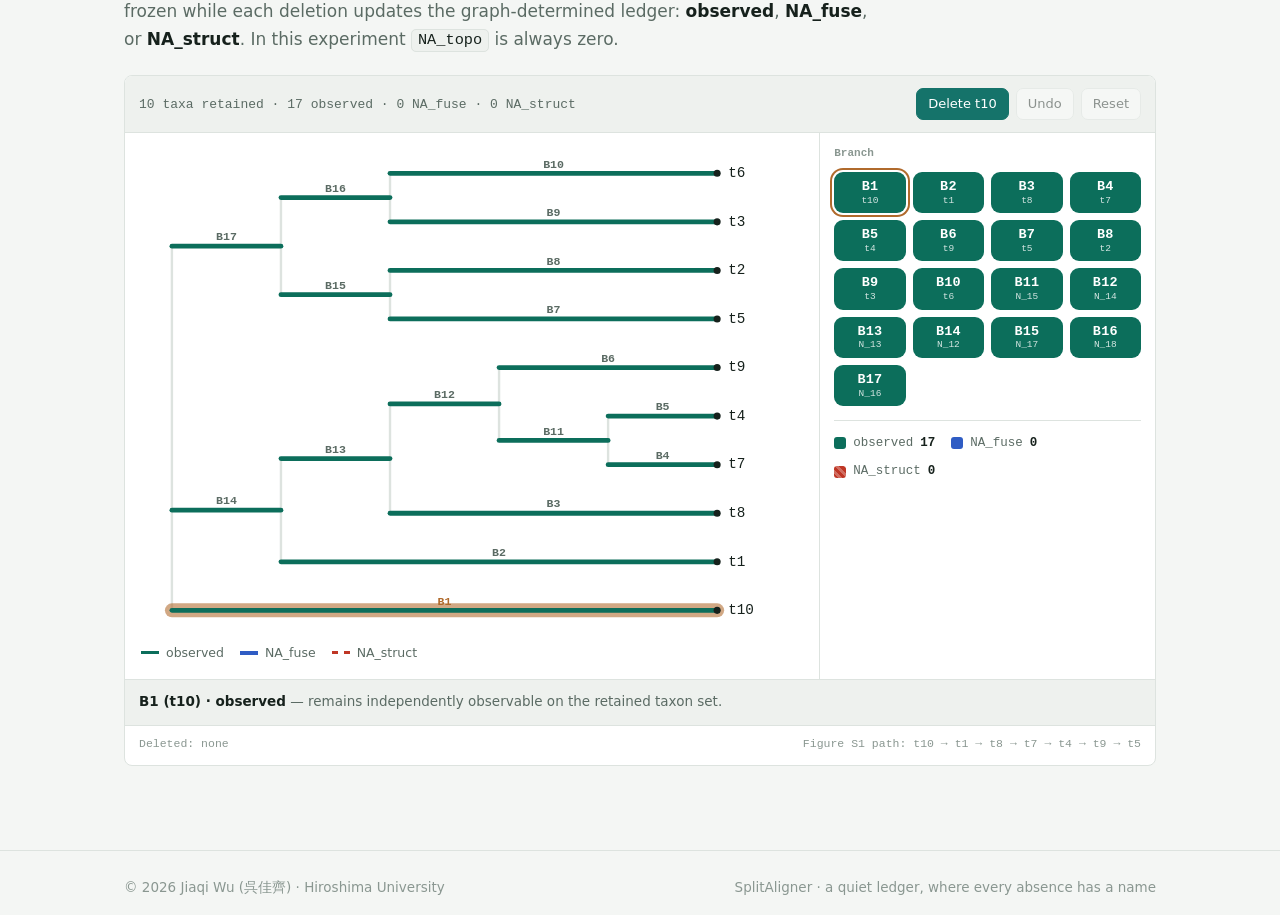
<file: splitaligner/SplitAligner_tutorial.html>
<!doctype html>
<html lang="en">
<head>
<meta charset="utf-8">
<meta name="viewport" content="width=device-width, initial-scale=1">
<link rel="icon" type="image/svg+xml" href="data:image/svg+xml,%3Csvg xmlns='http://www.w3.org/2000/svg' viewBox='0 0 32 32'%3E%3Crect width='32' height='32' rx='7' fill='%2315736a'/%3E%3Cpath d='M5 16h6M11 9v14M11 9h8M11 23h8M19 6v6M19 6h6M19 12h6M19 20v6M19 20h6M19 26h6' fill='none' stroke='%23fff' stroke-width='2.2' stroke-linecap='round'/%3E%3C/svg%3E">
<title>SplitAligner — Tutorial</title>
<meta name="description" content="A hands-on tutorial for SplitAligner: install, run the toy example, generate branch-coordinate matrices, classify branch absence, read branch-wise Support, and explore the Catnip10 benchmark interactively.">
<link rel="stylesheet" href="catnip10_game.css">
<script src="catnip10_game_data.js" defer></script>
<script src="catnip10_game.js" defer></script>
<style>
  :root{
    --paper:#f4f6f4; --surface:#ffffff; --surface2:#eef1ee; --line:#dde3df;
    --ink:#16211c; --muted:#5b6b64; --faint:#8a9791;
    --accent:#15736a; --accent-2:#b06a2c; --accent-soft:#e2efec;
    --code-bg:#12201c; --code-ink:#e8f0ec; --code-faint:#8fb0a6;
    --serif:"Charter","Iowan Old Style","Palatino Linotype",Palatino,Georgia,"Times New Roman",serif;
    --sans:ui-sans-serif,system-ui,-apple-system,"Segoe UI",Roboto,Helvetica,Arial,sans-serif;
    --mono:ui-monospace,"SF Mono","JetBrains Mono",Menlo,Consolas,monospace;
    --maxw:1080px;
  }
  @media (prefers-color-scheme:dark){
    :root{
      --paper:#0f1613; --surface:#151d19; --surface2:#1b241f; --line:#2a352f;
      --ink:#e7efea; --muted:#a2b1aa; --faint:#75847d;
      --accent:#4bb7a8; --accent-2:#d8974f; --accent-soft:#17302b;
      --code-bg:#0b1512; --code-ink:#dce7e2; --code-faint:#6f8f86;
    }
  }
  :root[data-theme="dark"]{
    --paper:#0f1613; --surface:#151d19; --surface2:#1b241f; --line:#2a352f;
    --ink:#e7efea; --muted:#a2b1aa; --faint:#75847d;
    --accent:#4bb7a8; --accent-2:#d8974f; --accent-soft:#17302b;
    --code-bg:#0b1512; --code-ink:#dce7e2; --code-faint:#6f8f86;
  }
  :root[data-theme="light"]{
    --paper:#f4f6f4; --surface:#ffffff; --surface2:#eef1ee; --line:#dde3df;
    --ink:#16211c; --muted:#5b6b64; --faint:#8a9791;
    --accent:#15736a; --accent-2:#b06a2c; --accent-soft:#e2efec;
    --code-bg:#12201c; --code-ink:#e8f0ec; --code-faint:#8fb0a6;
  }

  *{box-sizing:border-box}
  html{scroll-behavior:smooth}
  @media (prefers-reduced-motion:reduce){ html{scroll-behavior:auto} }
  body{margin:0; background:var(--paper); color:var(--ink); font-family:var(--sans);
    line-height:1.62; -webkit-font-smoothing:antialiased; font-size:17px}
  h1,h2,h3{font-family:var(--serif); font-weight:600; line-height:1.16; letter-spacing:0}
  a{color:var(--accent); text-decoration:none}
  a:hover{text-decoration:underline}
  .wrap{max-width:var(--maxw); margin:0 auto; padding:0 24px}
  .mono{font-family:var(--mono)}

  /* Nav */
  header.nav{position:sticky; top:0; z-index:50; backdrop-filter:saturate(1.4) blur(8px);
    background:color-mix(in srgb,var(--paper) 86%, transparent); border-bottom:1px solid var(--line)}
  .nav-inner{max-width:var(--maxw); margin:0 auto; padding:11px 24px; display:flex; align-items:center; gap:18px}
  .nav-name{font-family:var(--serif); font-weight:600; font-size:17px; letter-spacing:0; margin-right:auto}
  .nav-name a{color:var(--ink)}
  .nav-links{display:flex; gap:20px; align-items:center}
  .nav-links a{color:var(--muted); font-size:14.5px}
  .nav-links a:hover,.nav-links a.active{color:var(--accent); text-decoration:none}
  .lang-switch{display:flex; gap:1px; align-items:center; font-family:var(--mono); font-size:12px}
  .lang-switch a{color:var(--faint); padding:3px 7px; border-radius:6px; text-decoration:none}
  .lang-switch a:hover{color:var(--accent)}
  .lang-switch a.cur{color:var(--accent); background:var(--surface2); font-weight:700}
  .theme-btn{border:1px solid var(--line); background:var(--surface); color:var(--muted); border-radius:8px;
    width:34px; height:34px; cursor:pointer; font-size:15px; display:grid; place-items:center}
  .theme-btn:hover{color:var(--accent); border-color:var(--accent)}
  .theme-btn:focus-visible{outline:2px solid var(--accent); outline-offset:2px}
  @media (max-width:720px){
    .nav-inner{padding:10px 16px; gap:8px}
    .nav-links{display:none}
    .nav-name,.lang-switch{white-space:nowrap}
    .lang-switch{margin-left:auto}
    .lang-switch a{padding:3px 5px}
    .theme-btn{flex:0 0 34px}
    .hero{padding:42px 0 24px}
  }

  /* Hero */
  .hero{padding:60px 0 30px}
  .eyebrow{font-size:13px; text-transform:uppercase; letter-spacing:0; color:var(--accent); font-weight:700}
  .hero h1{font-size:clamp(34px,5.2vw,54px); margin:.26em 0 .18em}
  .hero .sub{font-size:clamp(17px,1.7vw,19.5px); color:var(--muted); max-width:64ch; margin:0}
  .hero .sub em{color:var(--ink); font-style:normal; font-weight:600}
  .note{margin:22px 0 0; padding:14px 18px; border:1px solid color-mix(in srgb,var(--accent) 32%,var(--line));
    background:linear-gradient(180deg,var(--accent-soft),transparent); border-radius:12px;
    color:var(--muted); font-size:15px; max-width:70ch}
  .note strong{color:var(--ink)}

  .note p{margin:0 0 10px}
  .note p:last-child{margin:0}
  .repfig{margin:14px 0 0; padding:14px 12px; background:var(--surface); border:1px solid var(--line);
    border-radius:12px; overflow-x:auto}
  .repfig svg{display:block; width:100%; min-width:560px; max-width:660px; margin:0 auto; height:auto}
  .rf-e{fill:none; stroke:var(--muted); stroke-width:1.7; stroke-linecap:round}
  .rf-r{fill:var(--accent-2)}
  .rf-t{font-family:var(--mono); font-size:11px; fill:var(--ink)}
  .rf-cap{font-family:var(--mono); font-size:10.5px; fill:var(--faint)}
  .rf-key{font-family:var(--mono); font-size:13px; font-weight:700; fill:var(--accent)}
  .rf-a{fill:none; stroke:var(--line); stroke-width:1.6}

  /* On this page */
  .toc{margin:30px 0 6px; padding:0; list-style:none; display:flex; flex-wrap:wrap; gap:8px}
  .toc a{font-family:var(--mono); font-size:12.5px; color:var(--muted); border:1px solid var(--line);
    background:var(--surface); border-radius:999px; padding:5px 12px}
  .toc a:hover{color:var(--accent); border-color:var(--accent); text-decoration:none}

  /* Steps */
  main{padding-bottom:40px}
  .step{border-top:1px solid var(--line); padding:44px 0; scroll-margin-top:68px}
  .step-head{display:flex; align-items:baseline; gap:16px; margin-bottom:14px}
  .step-num{font-family:var(--mono); font-size:14px; font-weight:700; color:var(--accent);
    border:1px solid color-mix(in srgb,var(--accent) 45%,var(--line)); border-radius:9px;
    padding:3px 10px; white-space:nowrap}
  .step-head h2{font-size:clamp(23px,3vw,30px); margin:0}
  .prose{max-width:70ch; color:var(--muted)}
  .prose p{margin:0 0 15px}
  .prose strong{color:var(--ink)}
  .prose code{font-family:var(--mono); font-size:.9em; background:var(--surface2);
    border:1px solid var(--line); border-radius:5px; padding:.08em .38em; color:var(--ink)}
  .prose ul{max-width:70ch; margin:0 0 15px; padding-left:22px}
  .prose li{margin:6px 0}

  /* Code blocks */
  .code{position:relative; margin:0 0 18px; max-width:78ch}
  .code pre{margin:0; background:var(--code-bg); color:var(--code-ink); border-radius:12px;
    padding:16px 18px; overflow-x:auto; font-family:var(--mono); font-size:13.5px; line-height:1.62;
    border:1px solid color-mix(in srgb,#000 12%, var(--code-bg))}
  .code pre .c{color:var(--code-faint)}   /* comment */
  .code pre .k{color:#7fd6c4}             /* command / keyword */
  .code pre .f{color:#e0b06a}             /* flag */
  .cap{font-family:var(--mono); font-size:12px; color:var(--faint); margin:-8px 0 20px}

  /* State table */
  .states{max-width:78ch; border-collapse:collapse; margin:6px 0 16px; font-size:15px; width:100%}
  .states th,.states td{text-align:left; padding:10px 12px; border-bottom:1px solid var(--line); vertical-align:top}
  .states th{color:var(--faint); font-family:var(--mono); font-size:11.5px; text-transform:uppercase; letter-spacing:0; font-weight:700}
  .states td:first-child{font-family:var(--mono); font-size:13.5px; white-space:nowrap; font-weight:600}
  .st-map{color:var(--accent)}
  .st-fuse{color:#4f7fd0} .st-struct{color:#c8503a} .st-topo{color:var(--accent-2)} .st-res{color:var(--faint)}
  .tbl-scroll{overflow-x:auto}

  .identity{font-family:var(--mono); font-size:15px; background:var(--surface2); border:1px solid var(--line);
    border-radius:10px; padding:14px 16px; margin:2px 0 18px; max-width:78ch; color:var(--ink); overflow-x:auto}

  .next{display:grid; grid-template-columns:repeat(2,1fr); gap:16px; margin-top:8px; max-width:78ch}
  @media (max-width:640px){ .next{grid-template-columns:1fr} }
  .next a{display:block; background:var(--surface); border:1px solid var(--line); border-radius:13px;
    padding:16px 18px; color:var(--ink)}
  .next a:hover{border-color:var(--accent); text-decoration:none}
  .next .t{font-weight:600; margin-bottom:3px}
  .next .d{color:var(--muted); font-size:14px}

  footer{border-top:1px solid var(--line); padding:26px 0 44px; color:var(--faint); font-size:13.5px}
  footer .wrap{display:flex; flex-wrap:wrap; gap:10px 20px; justify-content:space-between}
</style>
</head>
<body>

<header class="nav">
  <div class="nav-inner">
    <span class="nav-name"><a href="../index.html">Jiaqi Wu</a></span>
    <nav class="nav-links">
      <a href="../index.html#software">Software</a>
      <a href="SplitAligner_explainer.html">Animated explainer</a>
      <a href="https://github.com/wujiaqi06/SplitAligner" target="_blank" rel="noopener">GitHub ↗</a>
    </nav>
    <div class="lang-switch" aria-label="Language / 言語 / 语言"><a href="SplitAligner_tutorial.html" class="cur">EN</a><a href="SplitAligner_tutorial_ja.html">日本語</a><a href="SplitAligner_tutorial_zh.html">中文</a></div>
    <button class="theme-btn" id="themeBtn" title="Toggle light / dark" aria-label="Toggle colour theme">◐</button>
  </div>
</header>

<main>
<section class="hero">
  <div class="wrap">
    <div class="eyebrow">Tutorial</div>
    <h1>SplitAligner, end to end</h1>
    <p class="sub">Turn a species tree and a set of gene trees into a <em>branch-coordinate matrix</em> in which every branch either carries a value or says exactly why it cannot. This walkthrough uses the bundled toy example, so you can reproduce every output on your own machine.</p>
    <div class="note">SplitAligner is a small, dependency-light <strong>Perl</strong> program. There is nothing to compile: clone the repository and run <code>SplitAligner.pl</code>. The commands below mirror the steps in <code>examples/run.sh</code>.</div>
    <ul class="toc">
      <li><a href="#why">Why it matters</a></li>
      <li><a href="#idea">The idea</a></li>
      <li><a href="#install">1 · Install</a></li>
      <li><a href="#inputs">2 · Inputs</a></li>
      <li><a href="#quickstart">3 · Quick start</a></li>
      <li><a href="#matrix">4 · matrix mode</a></li>
      <li><a href="#finalize">5 · finalize mode</a></li>
      <li><a href="#states">6 · Reading the states</a></li>
      <li><a href="#support">7 · Branch support</a></li>
      <li><a href="#scale">8 · Scaling up</a></li>
      <li><a href="#catnip10">9 · Explore Catnip10</a></li>
    </ul>
  </div>
</section>

<section class="step" id="why">
  <div class="wrap">
    <div class="step-head"><span class="step-num">Why</span><h2>Why branch identity is a problem</h2></div>
    <div class="prose">
      <p>Most comparative-genomics questions are answered by comparing a number attached to a branch — a rate, a residual, a path length — across many genes. Did this lineage speed up? Did constraint relax here? The comparison only means something if that branch denotes the same evolutionary object in every gene that contributes to it.</p>
      <p>In practice it often does not. Genes differ in which taxa they recover, and gene trees do not always agree with the species tree. When a taxon is missing, two adjacent branches of the reference tree can collapse into one. The merged branch has a perfectly correct length — the sum of its parts — but it is no longer either of the branches that formed it.</p>
      <p>A pipeline that files that number under one of them produces a value that is numerically right and biologically misassigned. Nothing crashes, no <code>NA</code> appears, and no check that only verifies arithmetic will catch it. The practical consequence is that a gene can appear to evolve unusually fast or slow on a lineage for reasons that have nothing to do with evolution on that lineage — and without a record of which cells are affected, there is no way to tell those cases from real ones.</p>
      <p>SplitAligner's response is to make branch identity explicit, and to give every way a branch can fail to be observable its own name. The <a href="SplitAligner_explainer.html">animated explainer</a> makes the same argument visually; the rest of this page is how to run it.</p>
    </div>
  </div>
</section>

<section class="step" id="idea">
  <div class="wrap">
    <div class="step-head"><span class="step-num">Idea</span><h2>A branch is the split it makes</h2></div>
    <div class="prose">
      <p>SplitAligner identifies a branch not by its drawn position or by node order, but by the <strong>bipartition (split)</strong> it induces on the taxa. For a gene <em>g</em> that samples only some taxa T<sub>g</sub>, each species-tree branch <em>b</em> is <strong>projected</strong> onto the taxa actually present:</p>
      <div class="identity">σ<sub>g</sub>(b) = ( A<sub>b</sub> ∩ T<sub>g</sub>  |  B<sub>b</sub> ∩ T<sub>g</sub> )</div>
      <p>On the topology-congruent species-tree restriction, two non-deleted primitive branches map to the same reduced-tree edge exactly when their projected splits coincide. They do not become the same original branch: they become <strong>indistinguishable for that gene's taxon set</strong>, which is a <em>fusion</em>. If a projected side is empty, the branch instead has a <em>structural</em> absence. For an empirical free-topology gene tree, SplitAligner separately asks whether each independently observable projected split is recovered.</p>

      <p><strong>SplitAligner's algorithm is representation-independent.</strong> Because identity lives in the split, how a tree is written does not matter: every edge of a gene tree is reduced to a canonical <em>unrooted</em> split before any comparison. A gene tree may therefore be rooted or unrooted, binary or multifurcating, and written in any child order; rooted input is simply treated as unrooted: the two half-edges at a degree-2 root become one split; their lengths are summed when both are finite numeric values, and otherwise the split carries no numeric length. Its topology may be constrained to the species tree (<strong>fix</strong>) or completely free. Two practical requirements remain: <strong>the taxa of each gene tree must be a subset of the species-tree taxa</strong>, with names matching exactly, and the gene trees should carry branch lengths, since those are the values that get filed into the matrix. This is verified by a serialization- and input-variant regression battery on the bundled example: equivalent inputs give identical matrices, byte for byte when the species tree is unchanged and cell for cell after mapping the B aliases when it is re-serialized.</p>

      <div class="code"><pre><span class="c"># Split-based branch-identity algorithm</span>

<span class="c"># Reference restriction: uses only S and T_g, never the gene tree</span>
<span class="k">for</span> each gene g:
    T_g ← taxa of the gene tree (a subset of S)
    <span class="k">for</span> each species-tree branch b:
        σ_g(b) ← (A_b ∩ T_g | B_b ∩ T_g)                      <span class="c"># projected split</span>
        <span class="k">if</span> one side of σ_g(b) is empty:
            state(g,b) ← NA_struct                            <span class="c"># the branch has disappeared</span>
    group the remaining branches by σ_g(b), internal and terminal together
        one member:   b survives separately and is eligible for recovery
        ≥ 2 members:  a fused group b|b'; state(g,b) ← NA_fuse for every member

<span class="c"># Empirical recovery: each distinct projected split is looked up once in the gene tree</span>
    Σ(G_g) ← unrooted splits of G_g
    <span class="k">for</span> each eligible branch b:
        <span class="k">if</span> σ_g(b) ∈ Σ(G_g):     Mapped; its branch length is recorded
        <span class="k">else</span>:                  NA_topo
    <span class="k">for</span> each fused group b|b':
        <span class="k">if</span> its split ∈ Σ(G_g):  the length is recorded once, under b|b'
        <span class="k">else</span>:                  the group is recorded as NA_fuse_topo
        its members stay NA_fuse either way</pre></div>
      <div class="cap" style="font-family:var(--sans); font-size:13px; line-height:1.55; max-width:78ch">The <strong>Graph-theoretic branch-identity algorithm</strong> answers the same structural question, unrooted branch identity, without using splits: it follows each original branch as the pruned tree is contracted. On that shared task the two independent algorithms must agree, and each is used to check the other: see <a href="../catnip10/index.html#oracle">the Catnip10 page ↗</a>.</div>
      <p>The Perl workflow has two modes: <code>matrix</code> builds the coordinate system and maps every gene onto it; <code>finalize</code> then writes the named states, the fused-group table, and branch support.</p>
    </div>
  </div>
</section>

<section class="step" id="install">
  <div class="wrap">
    <div class="step-head"><span class="step-num">1</span><h2>Install</h2></div>
    <div class="prose">
      <p>You need <strong>Perl 5</strong> (already present on macOS and most Linux systems). SplitAligner uses only core modules — no CPAN packages to install.</p>
    </div>
    <div class="code"><pre><span class="c"># clone the repository</span>
<span class="k">git clone</span> https://github.com/wujiaqi06/SplitAligner
<span class="k">cd</span> SplitAligner

<span class="c"># check it runs (prints the usage banner)</span>
<span class="k">perl</span> SplitAligner.pl</pre></div>
    <div class="prose">
      <p>That is the entire installation. The main controller is <code>SplitAligner.pl</code>; the per-step helpers live in <code>scripts/</code> and are called for you.</p>
    </div>
  </div>
</section>

<section class="step" id="inputs">
  <div class="wrap">
    <div class="step-head"><span class="step-num">2</span><h2>Prepare your inputs</h2></div>
    <div class="prose">
      <p><strong>Species tree</strong> — one Newick tree. Branch lengths and support values are allowed and simply ignored during split-based mapping.</p>
    </div>
    <div class="code"><pre>((A:0.1,B:0.2):0.2,(C:0.1,D:0.1):0.1):0.1;</pre></div>
    <div class="prose">
      <p><strong>Gene trees</strong> — Newick, <strong>one record per line</strong>, each line starting with a gene identifier immediately followed by its tree. Taxon names must match the species tree.</p>
    </div>
    <div class="code"><pre>GeneA((A:0.1,B:0.2):0.2,(C:0.1,D:0.1):0.1):0.1;
GeneB((A:0.2,C:0.1):0.1,(B:0.1,D:0.2):0.1):0.1;</pre></div>
    <div class="prose">
      <p>SplitAligner distinguishes two kinds of gene-tree input, and you typically supply both:</p>
      <ul>
        <li><strong>free</strong> — each gene tree inferred independently (its topology may disagree with the species tree);</li>
        <li><strong>fix</strong> — each gene tree inferred under the species-tree topology (branch lengths only).</li>
      </ul>
      <p>Which branches disappear or fuse depends only on the species tree and each gene&rsquo;s taxa, so it is the same for both sets. The free trees then show which of the remaining branches are actually recovered. The Perl <code>finalize</code> step below takes both sets.</p>
    </div>
  </div>
</section>

<section class="step" id="quickstart">
  <div class="wrap">
    <div class="step-head"><span class="step-num">3</span><h2>Quick start: the toy example</h2></div>
    <div class="prose">
      <p>The repository ships a small example under <code>examples/302mammal/</code> (a subset of free and fixed gene trees) for a fast end-to-end smoke test. From the repository root:</p>
    </div>
    <div class="code"><pre><span class="k">bash</span> examples/run.sh toy</pre></div>
    <div class="prose">
      <p>This runs the three program calls below in order. The rest of the tutorial unpacks what each one does and produces.</p>
    </div>
  </div>
</section>

<section class="step" id="matrix">
  <div class="wrap">
    <div class="step-head"><span class="step-num">4</span><h2><span class="mono">matrix</span> mode — build the coordinate system</h2></div>
    <div class="prose">
      <p>Run <code>matrix</code> once per gene-tree set. It labels the species-tree branches, projects every gene onto them, and writes a gene × branch matrix.</p>
    </div>
    <div class="code"><pre><span class="c"># from the repository root</span>
<span class="k">cd</span> examples/302mammal

<span class="k">perl</span> ../../SplitAligner.pl <span class="f">--mode</span> matrix \
  <span class="f">--species</span> input/speciesTree302.nwk \
  <span class="f">--gene</span> input/free_tree.examples.nwk \
  <span class="f">--label</span> free

<span class="k">perl</span> ../../SplitAligner.pl <span class="f">--mode</span> matrix \
  <span class="f">--species</span> input/speciesTree302.nwk \
  <span class="f">--gene</span> input/fix_tree.examples.nwk \
  <span class="f">--label</span> fix</pre></div>
    <div class="prose">
      <p>Key outputs (prefixed by <code>--label</code>):</p>
      <ul>
        <li><code>species_tree.splits.txt</code> — the canonical branch coordinate system (<code>B1</code>, <code>B2</code>, … on the species-tree backbone). This is the shared axis every gene is measured against.</li>
        <li><code>&lt;label&gt;.matrix_no_fuse.txt</code> — primitive branches only.</li>
        <li><code>&lt;label&gt;.matrix_with_fuse.txt</code> — the same, plus explicit <strong>fused-branch columns</strong> such as <code>B12|B47</code> for branches that merge under taxon pruning.</li>
        <li><code>&lt;label&gt;_split_branch_label/</code> — per-gene records: one state per reference branch, and each fused group once.</li>
      </ul>
      <p>A cell holds a numeric branch length where the branch's projected split was recovered, or <code>NA</code> where it was not — <em>yet</em>. Naming those <code>NA</code>s is the next step.</p>
    </div>
    <div class="code"><pre>gene   B1           B2   B3           B4           ...
A1BG   0.1809315089 NA   0.0047384154 0.0057110032 ...
A1CF   0.0376651404 0.0583312140 0.0032591533 ...</pre></div>
    <div class="cap">free.matrix_with_fuse.txt (truncated)</div>
    <div class="prose">
      <div class="note">
        <p><strong>The display root is not the coordinate.</strong> SplitAligner's biological coordinate is the canonical unrooted split, not the displayed root position, internal-node number, traversal position, or child order. If two Newick representations encode the same weighted unrooted split object, changing only the display root or serialization does not change the underlying biological split identity.</p>
        <p>The human-readable <code>B</code> aliases are serialization-local and may change between independently serialized species trees. When comparing independent representations, the canonical split key — not the <code>B</code> number alone — is the authoritative identity.</p>
        <p>Rooting can still carry biological meaning in analyses that require direction or ancestry; it simply does not define SplitAligner's branch-coordinate identity.</p>
      </div>
      <div class="repfig">
        <svg viewBox="0 0 660 150" role="img" aria-label="Two Newick renderings of the same unrooted four-taxon tree: one rooted on the internal edge, one rooted on the A branch. Both induce the same canonical split A,B versus C,D.">
          <text class="rf-cap" x="6" y="14">Representation A · internal-edge root</text>
          <g>
            <path class="rf-e" d="M20 74 H62"/><path class="rf-e" d="M62 44 V104"/>
            <path class="rf-e" d="M62 44 H96"/><path class="rf-e" d="M96 30 V58"/><path class="rf-e" d="M96 30 H130"/><path class="rf-e" d="M96 58 H130"/>
            <path class="rf-e" d="M62 104 H96"/><path class="rf-e" d="M96 90 V118"/><path class="rf-e" d="M96 90 H130"/><path class="rf-e" d="M96 118 H130"/>
            <circle class="rf-r" cx="20" cy="74" r="3.4"/>
            <text class="rf-t" x="137" y="34">A</text><text class="rf-t" x="137" y="62">B</text>
            <text class="rf-t" x="137" y="94">C</text><text class="rf-t" x="137" y="122">D</text>
          </g>
          <text class="rf-cap" x="264" y="14">Representation B · branch-A root</text>
          <g>
            <path class="rf-e" d="M264 74 H300"/><path class="rf-e" d="M300 30 V104"/><path class="rf-e" d="M300 30 H374"/>
            <path class="rf-e" d="M300 104 H330"/><path class="rf-e" d="M330 62 V132"/><path class="rf-e" d="M330 62 H374"/>
            <path class="rf-e" d="M330 132 H360"/><path class="rf-e" d="M360 118 V146"/><path class="rf-e" d="M360 118 H374"/><path class="rf-e" d="M360 146 H374"/>
            <circle class="rf-r" cx="264" cy="74" r="3.4"/>
            <text class="rf-t" x="381" y="34">A</text><text class="rf-t" x="381" y="66">B</text>
            <text class="rf-t" x="381" y="122">C</text><text class="rf-t" x="381" y="150">D</text>
          </g>
          <path class="rf-a" d="M448 74 H482"/><path class="rf-a" d="M475 68 L482 74 L475 80"/>
          <text class="rf-cap" x="496" y="58">same canonical split key</text>
          <text class="rf-key" x="496" y="82">A,B | C,D</text>
          <text class="rf-cap" x="496" y="104">B aliases may differ</text>
        </svg>
      </div>
    </div>
  </div>
</section>

<section class="step" id="finalize">
  <div class="wrap">
    <div class="step-head"><span class="step-num">5</span><h2><span class="mono">finalize</span> mode — name every absence</h2></div>
    <div class="prose">
      <p>Give <code>finalize</code> both matrices. A branch that lost a side is <code>NA_struct</code>. Every member of a fused group is <code>NA_fuse</code>, whether or not the group is recovered. A branch that survives separately but whose split is absent from the free tree is <code>NA_topo</code>. Fused groups are reported in their own table, once per gene: recovered with a length, or <code>NA_fuse_topo</code>. Passing <code>--species_tree</code> also computes branch-wise support.</p>
    </div>
    <div class="code"><pre><span class="k">perl</span> ../../SplitAligner.pl <span class="f">--mode</span> finalize \
  <span class="f">--free</span> free.matrix_with_fuse.txt \
  <span class="f">--fix</span>  fix.matrix_with_fuse.txt \
  <span class="f">--final_label</span> final \
  <span class="f">--species_tree</span> species_tree.forSplit.nwk</pre></div>
    <div class="prose">
      <p>Outputs:</p>
      <ul>
        <li><code>final.free.na_classified.txt</code> / <code>final.fix.na_classified.txt</code> — the matrices with every missing entry named;</li>
        <li><code>final.free.projected_groups.tsv</code> — one row per gene and fused group: members, <code>recovered</code> or <code>NA_fuse_topo</code>, and the length if available;</li>
        <li><code>&lt;input&gt;.na_fuse.txt</code> — intermediate tables with fused members marked;</li>
        <li><code>final.support_b.txt</code> and <code>species_tree.support_b.nwk</code> — branch-wise support (see step 7).</li>
      </ul>
      <p>The comparison is defined only for genes present in <strong>both</strong> inputs; if there are no shared genes, SplitAligner stops with an error rather than guessing.</p>
    </div>
    <div class="code"><pre>gene   B1           B2         B3           ...
A1BG   0.1809315089 NA_struct  0.0047384154 ...</pre></div>
    <div class="cap">final.free.na_classified.txt — the generic NA at B2 is now named</div>
  </div>
</section>

<section class="step" id="states">
  <div class="wrap">
    <div class="step-head"><span class="step-num">6</span><h2>Reading the states</h2></div>
    <div class="prose">
      <p>Every gene × original-branch cell has exactly one of the four states below. Fused groups are recorded separately, once per group.</p>
    </div>
    <div class="tbl-scroll">
    <table class="states">
      <thead><tr><th>Cell value</th><th>Meaning</th></tr></thead>
      <tbody>
        <tr><td class="st-map">numeric</td><td><strong>Mapped.</strong> The branch survives separately and its split is found in this gene tree; the value is its branch length.</td></tr>
        <tr><td class="st-fuse">NA_fuse</td><td>Taxon removal has merged this branch with others into a <strong>fused group</strong>. Any length belongs to the group as a whole and is recorded once, under the group column (e.g. <code>B12|B47</code>), not under its members.</td></tr>
        <tr><td class="st-struct">NA_struct</td><td>A projected side is empty: the branch has <strong>disappeared</strong> with the missing taxa (a coverage effect).</td></tr>
        <tr><td class="st-topo">NA_topo</td><td>The branch survives separately, but its split is <strong>absent from the free-topology gene tree</strong>. This records nonrecovery, not its cause: biological discordance, estimation error, or an unresolved relationship.</td></tr>
        <tr><td class="st-res">NA_fuse_topo</td><td>Group table only. The split shared by a fused group is absent from the gene tree. It is one record for the whole group; its members still read <code>NA_fuse</code>.</td></tr>
      </tbody>
    </table>
    </div>
    <div class="prose">
      <p>The categories partition the axis — they add up to the whole ledger:</p>
      <div class="identity">|C| = Mapped + NA_fuse + NA_struct + NA_topo</div>
      <div class="identity">Unmatched reference splits = NA_topo + NA_fuse_topo</div>
      <p>The first identity counts cells; the second counts reference splits absent from the gene trees. In the 302-mammal data: 1,367,275 = 1,219,182 + 22,320 + 12,117 + 113,656, and 113,858 = 113,656 + 202.</p>
      <p>Once <code>NA</code> is split into <em>why</em>, downstream rate or selection analyses can handle, filter, and audit the states explicitly instead of treating every absence as the same opaque value.</p>
    </div>
  </div>
</section>

<section class="step" id="support">
  <div class="wrap">
    <div class="step-head"><span class="step-num">7</span><h2>Branch-wise support</h2></div>
    <div class="prose">
      <p>When you pass <code>--species_tree</code>, <code>finalize</code> writes <code>final.support_b.txt</code>. Support for a branch is the fraction of eligible genes (those in which the branch survives separately) whose free trees recover it. In this table <code>n_fix_non_na</code> is the eligible count and <code>n_free_non_na</code> the recovered count, both on shared genes. Genes where the branch is <code>NA_struct</code> or <code>NA_fuse</code> enter neither count.</p>
    </div>
    <div class="code"><pre>branch_id  branch_type  n_shared_genes  n_fix_non_na  n_free_non_na  support_percent  discordance_percent
B1         terminal     5               5             5              100.0000000000   0.0000000000
B2         terminal     5               4             4              100.0000000000   0.0000000000
B3         terminal     5               4             4              100.0000000000   0.0000000000</pre></div>
    <div class="cap">final.support_b.txt (head)</div>
    <div class="prose">
      <p>The companion <code>species_tree.support_b.nwk</code> is a standard Newick tree with each internal branch's <code>Support</code> written in the bootstrap position, so you can open it in any tree viewer (e.g. FigTree) and see concordance mapped straight onto the topology.</p>
    </div>
  </div>
</section>

<section class="step" id="scale">
  <div class="wrap">
    <div class="step-head"><span class="step-num">8</span><h2>Scaling up</h2></div>
    <div class="prose">
      <p>The same two modes run at full scale. The bundled preprint example uses 2,275 free-topology and 2,275 fixed-topology gene trees across 302 mammals:</p>
    </div>
    <div class="code"><pre><span class="k">bash</span> examples/run.sh preprint</pre></div>
    <div class="prose">
      <p>On the shared concordance subproblem, SplitAligner&rsquo;s <code>Support(b)</code> closely matches <strong>PhyParts</strong> (Pearson r = 0.99997 across 299 internal branches; largest difference 1.30 percentage points). In the paper&rsquo;s single-run measurements on one MacBook Pro, the Perl workflow took about 127 s per 2,275-gene tree set and <a href="https://github.com/wujiaqi06/SplitAligner#splitalignerfast" target="_blank" rel="noopener">SplitAlignerFast</a> (a compiled C++ core computing the same split-based identities) about 9 s, output writing included; PhyParts in its quick concordance setting took 4,001 s. The programs write different outputs, so this is a calibration and runtime record, not a claim of functional equivalence.</p>
      <div class="next">
        <a href="SplitAligner_explainer.html"><div class="t">Animated explainer ↗</div><div class="d">The same idea, told visually — fusion, projection, and every state.</div></a>
        <a href="https://doi.org/10.64898/2026.02.24.707838" target="_blank" rel="noopener"><div class="t">SplitAligner preprint (bioRxiv) ↗</div><div class="d">The method and the 302-mammal analysis.</div></a>
        <a href="https://github.com/wujiaqi06/SplitAligner" target="_blank" rel="noopener"><div class="t">SplitAligner on GitHub ↗</div><div class="d">Source, the toy and preprint examples, and the docs/ specification.</div></a>
        <a href="https://doi.org/10.64898/2026.07.22.740066" target="_blank" rel="noopener"><div class="t">Truth-table preprint (bioRxiv) ↗</div><div class="d">A unique graph-theoretic truth table for cross-gene branch identity — the theory behind SplitAligner.</div></a>
        <a href="https://github.com/wujiaqi06/SplitAlignerR" target="_blank" rel="noopener"><div class="t">SplitAlignerR ↗</div><div class="d">The R interface: the split-based SplitAlignerFast C++ core by default, graph-based truth tables for rooted and unrooted trees, and an independent pure-R Catnip10 oracle (development version 0.1.0.9015).</div></a>
        <a href="../catnip10/index.html"><div class="t">Catnip10 ↗</div><div class="d">A controlled taxon-deletion benchmark: overview, the Graph-theoretic branch-identity algorithm, an interactive explorer, and a case study.</div></a>
      </div>
    </div>
  </div>
</section>

<section class="step" id="catnip10">
  <div class="wrap">
    <div class="step-head"><span class="step-num">9</span><h2>Explore Catnip10</h2></div>
    <div class="prose">
      <p>Let taxon pruning act alone, with no gene-tree discordance. The full <code>B1–B17</code> axis stays frozen while each deletion updates the graph-determined ledger: <strong>observed</strong>, <strong>NA_fuse</strong>, or <strong>NA_struct</strong>. In this experiment <code>NA_topo</code> is always zero.</p>
    </div>
    <div class="catnip-game" data-lang="en"><noscript>JavaScript is required for the Catnip10 interaction.</noscript></div>
  </div>
</section>
</main>

<footer>
  <div class="wrap">
    <span>© <span id="yr"></span> Jiaqi Wu (呉佳齊) · Hiroshima University</span>
    <span>SplitAligner · a quiet ledger, where every absence has a name</span>
  </div>
</footer>

<script>
"use strict";
/* theme toggle — mirrors the main site */
const root = document.documentElement, tb = document.getElementById("themeBtn");
tb.addEventListener("click", ()=>{
  const cur = root.getAttribute("data-theme")
    || (matchMedia("(prefers-color-scheme:dark)").matches ? "dark":"light");
  root.setAttribute("data-theme", cur==="dark" ? "light":"dark");
});
document.getElementById("yr").textContent = new Date().getFullYear();
</script>
</body>
</html>
</file>
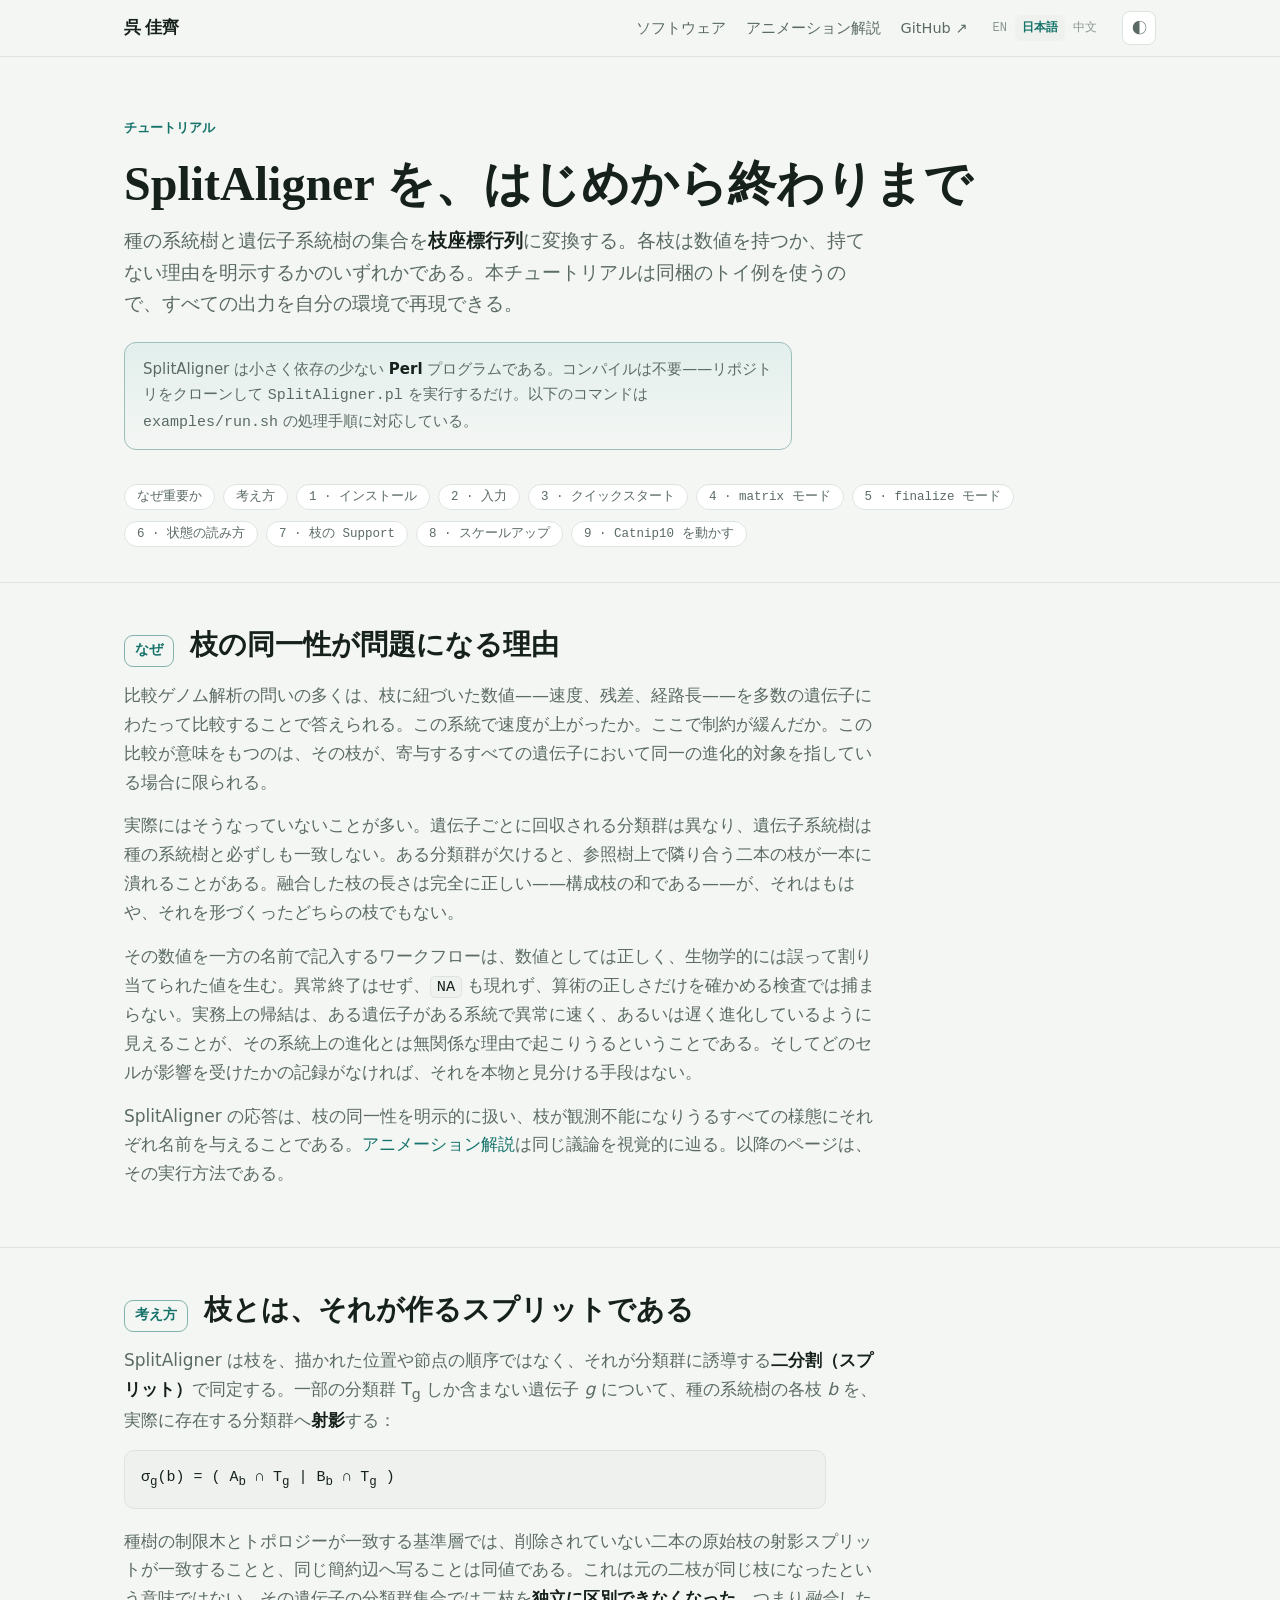
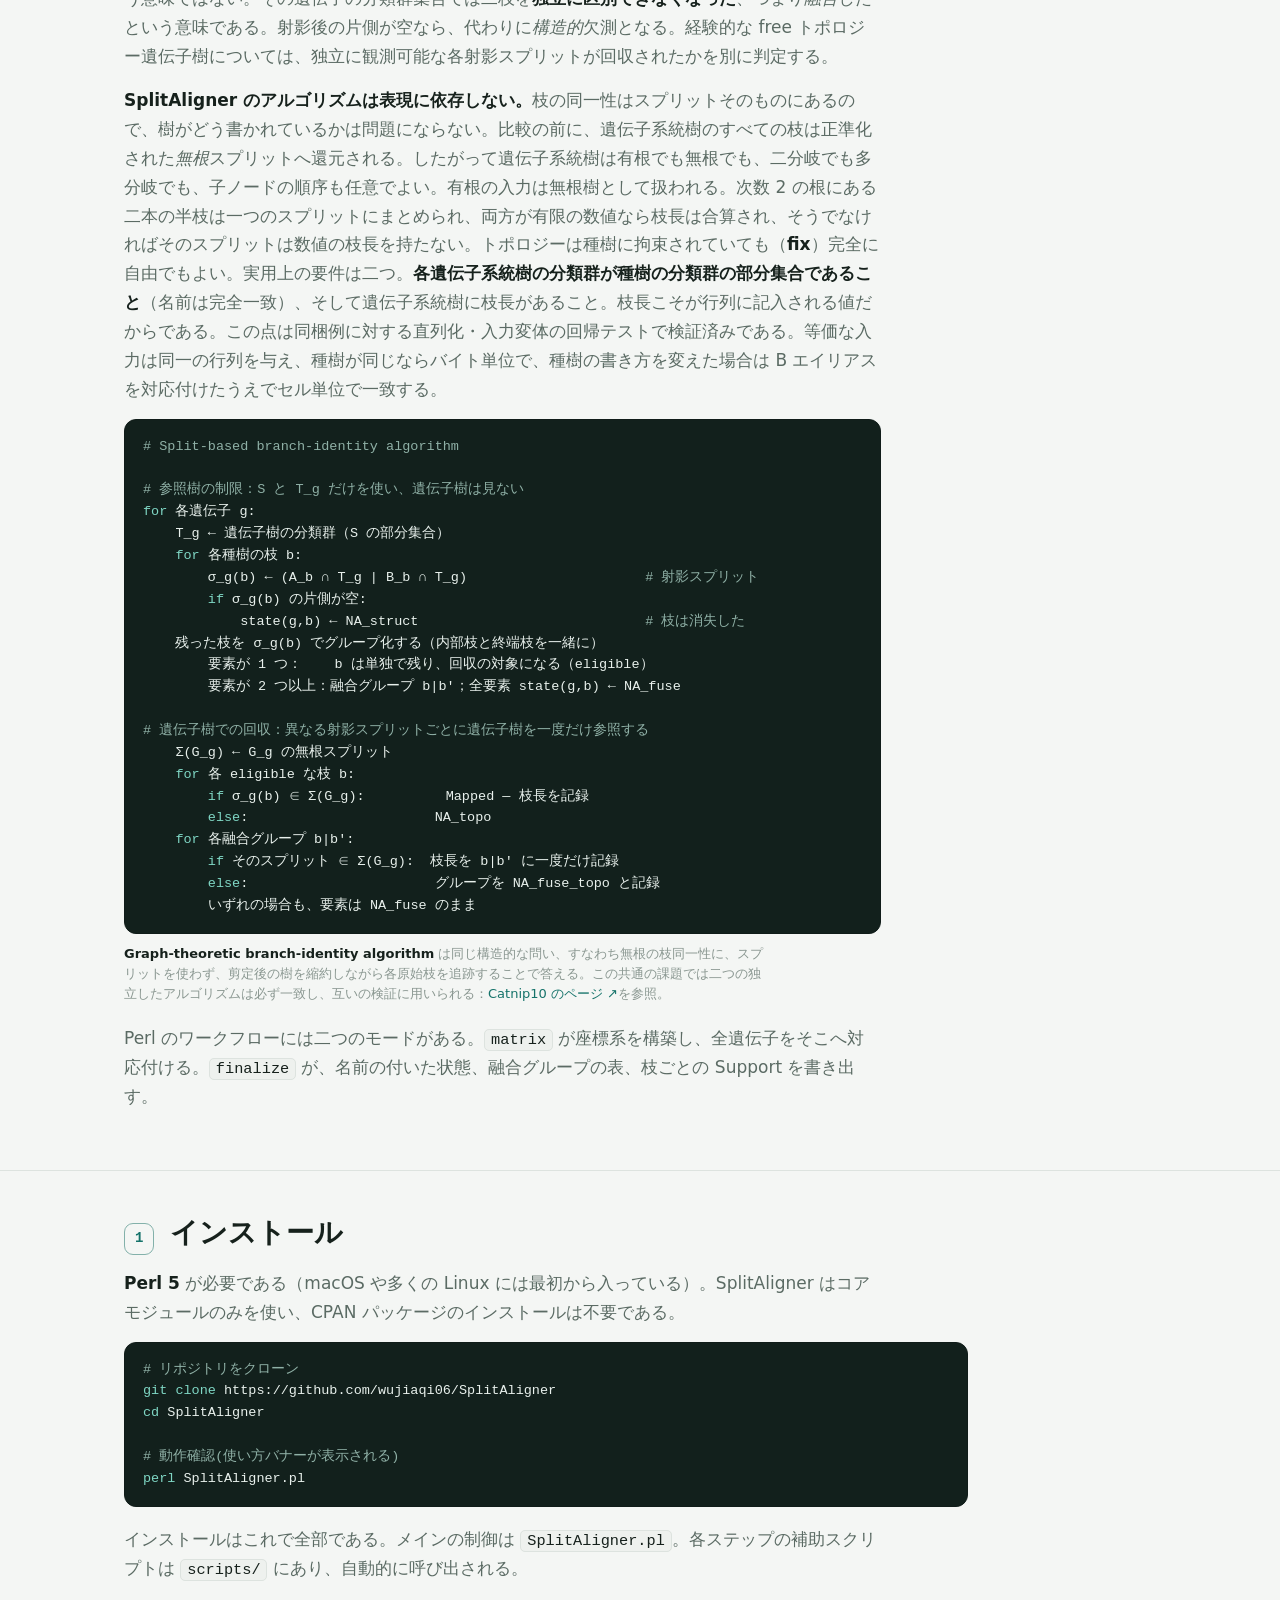
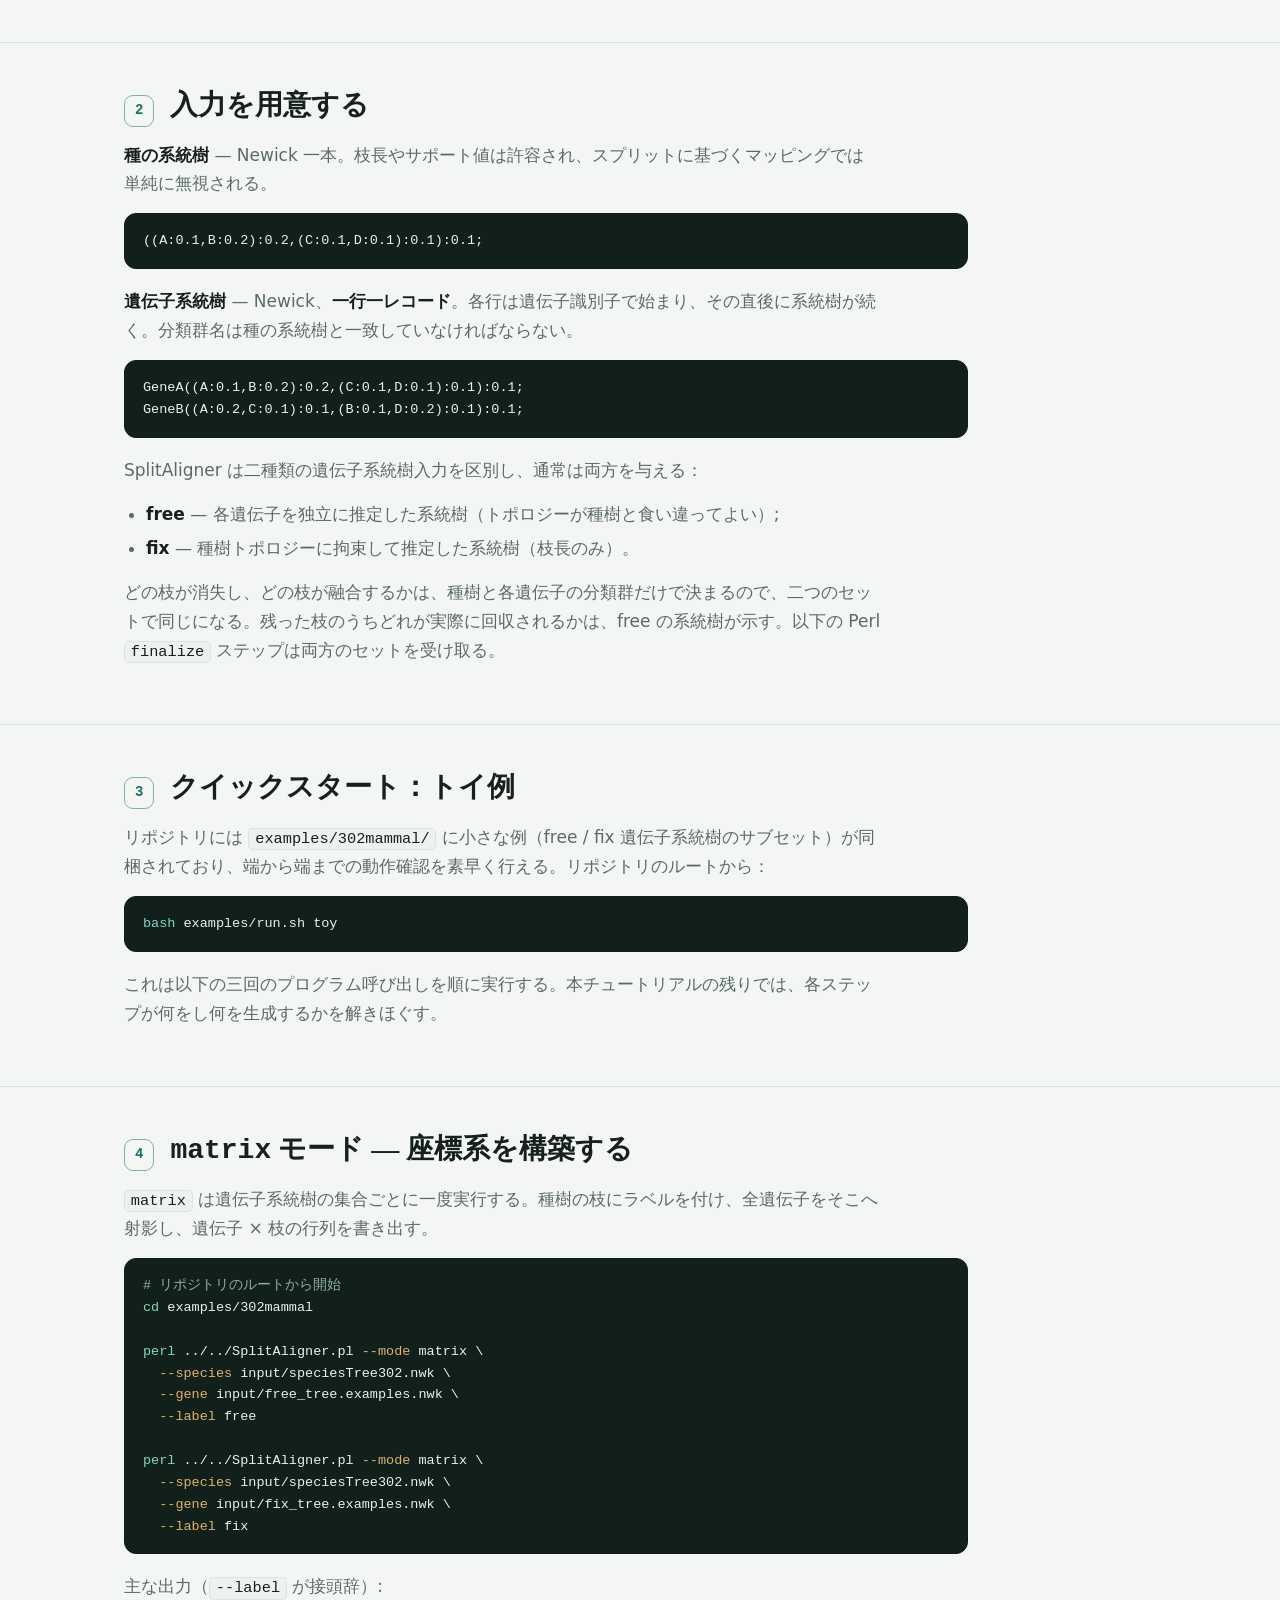
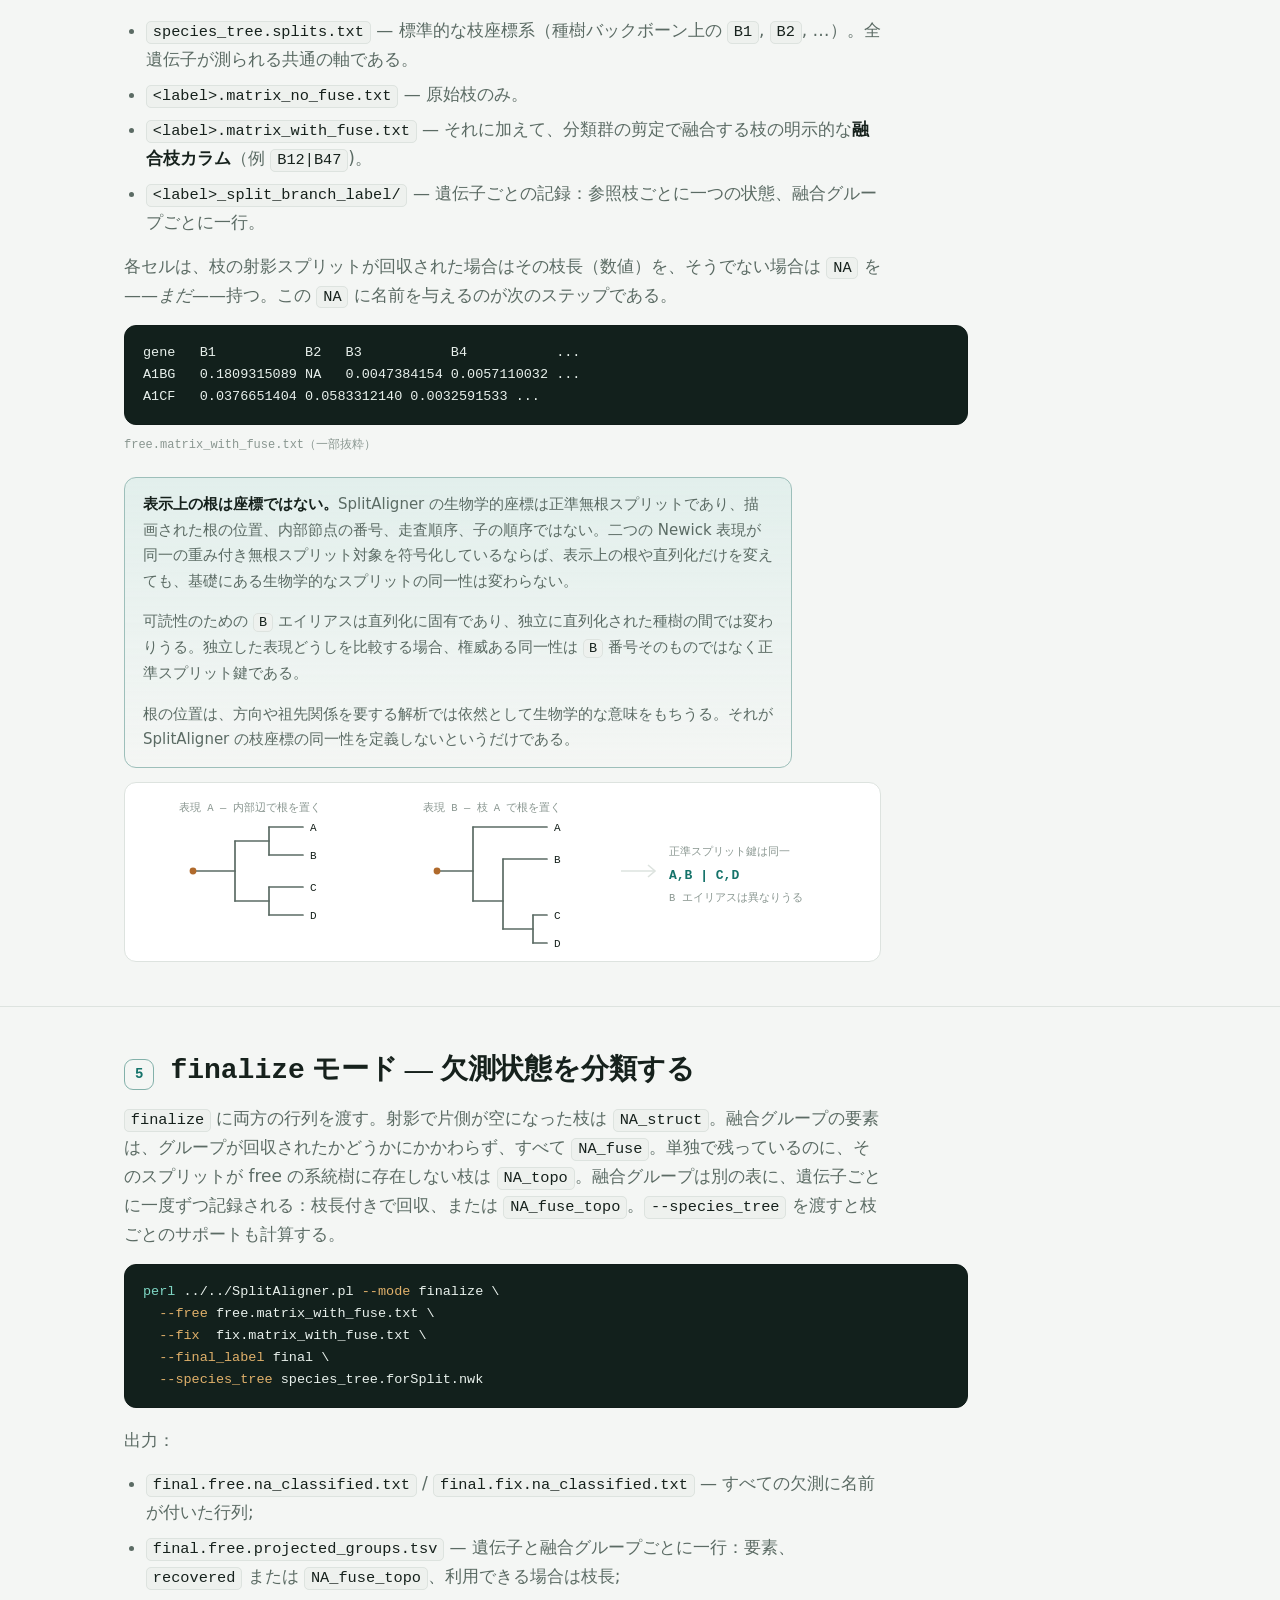
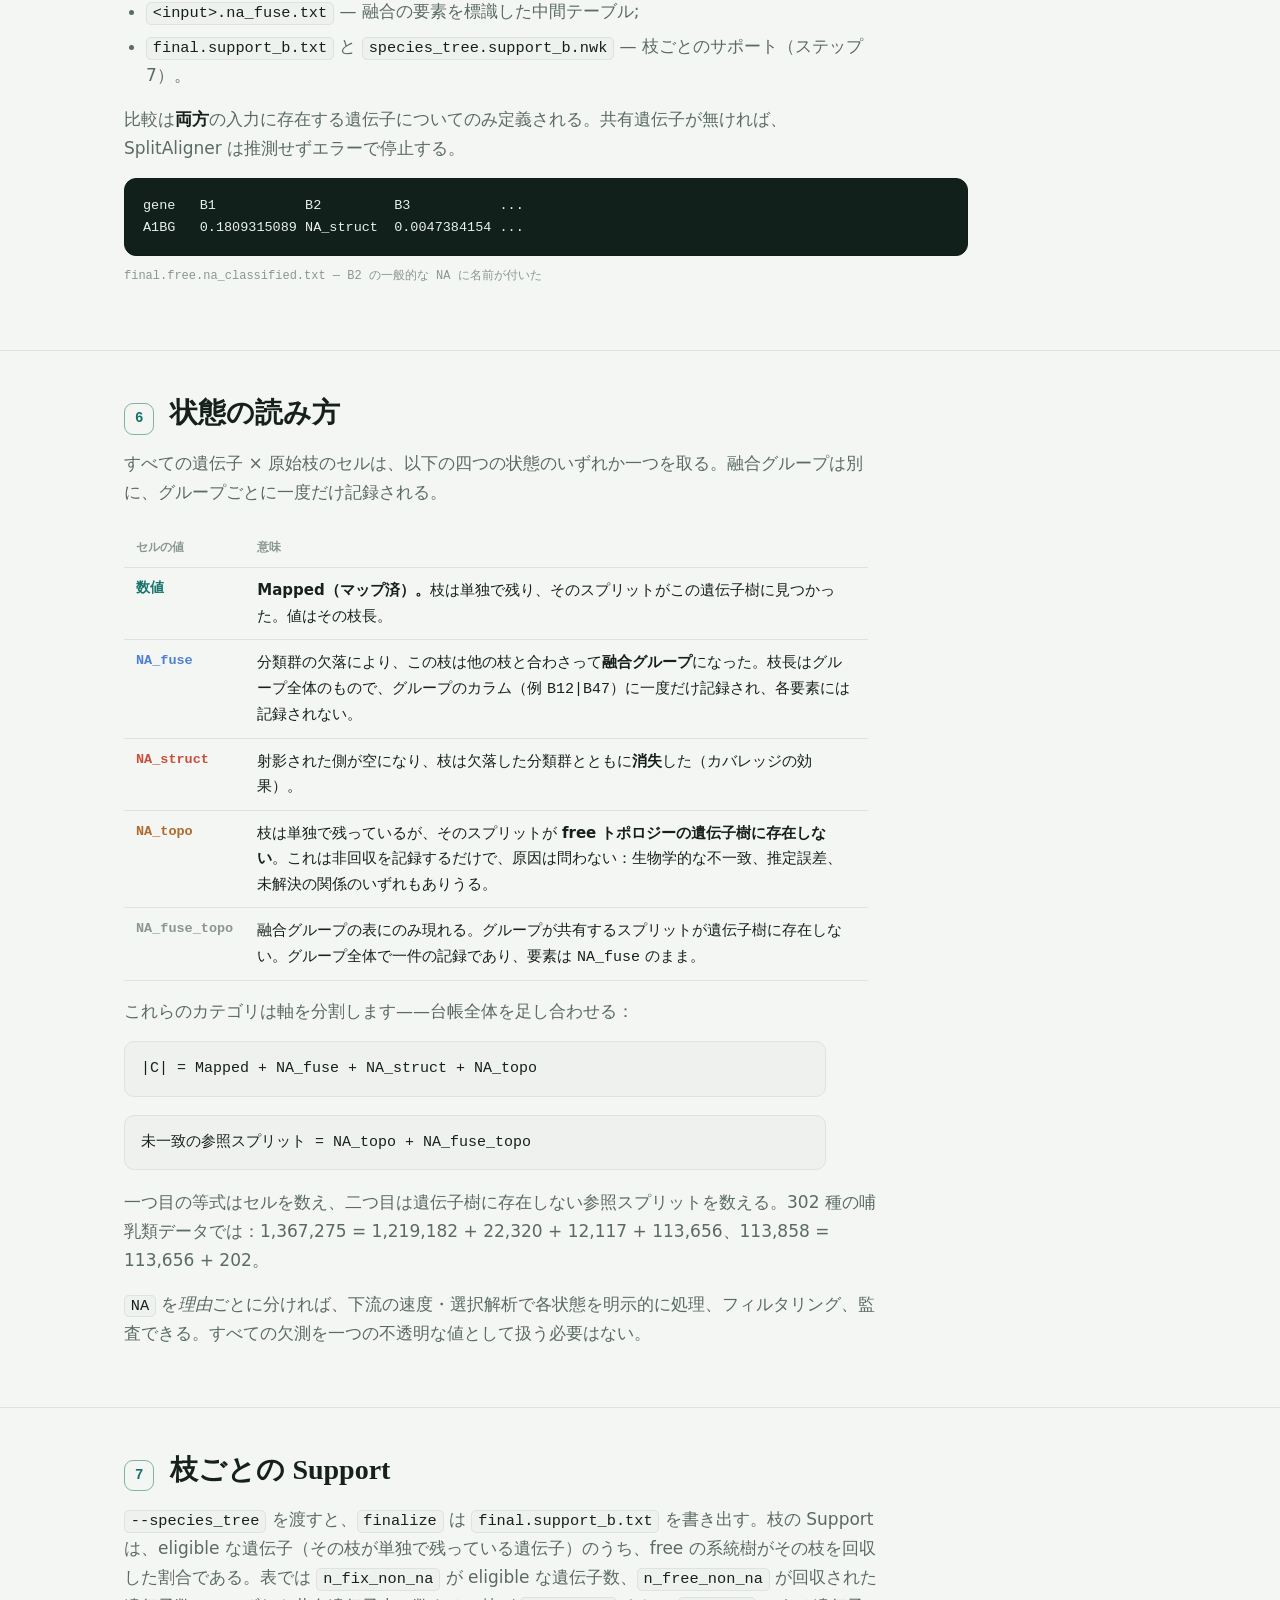
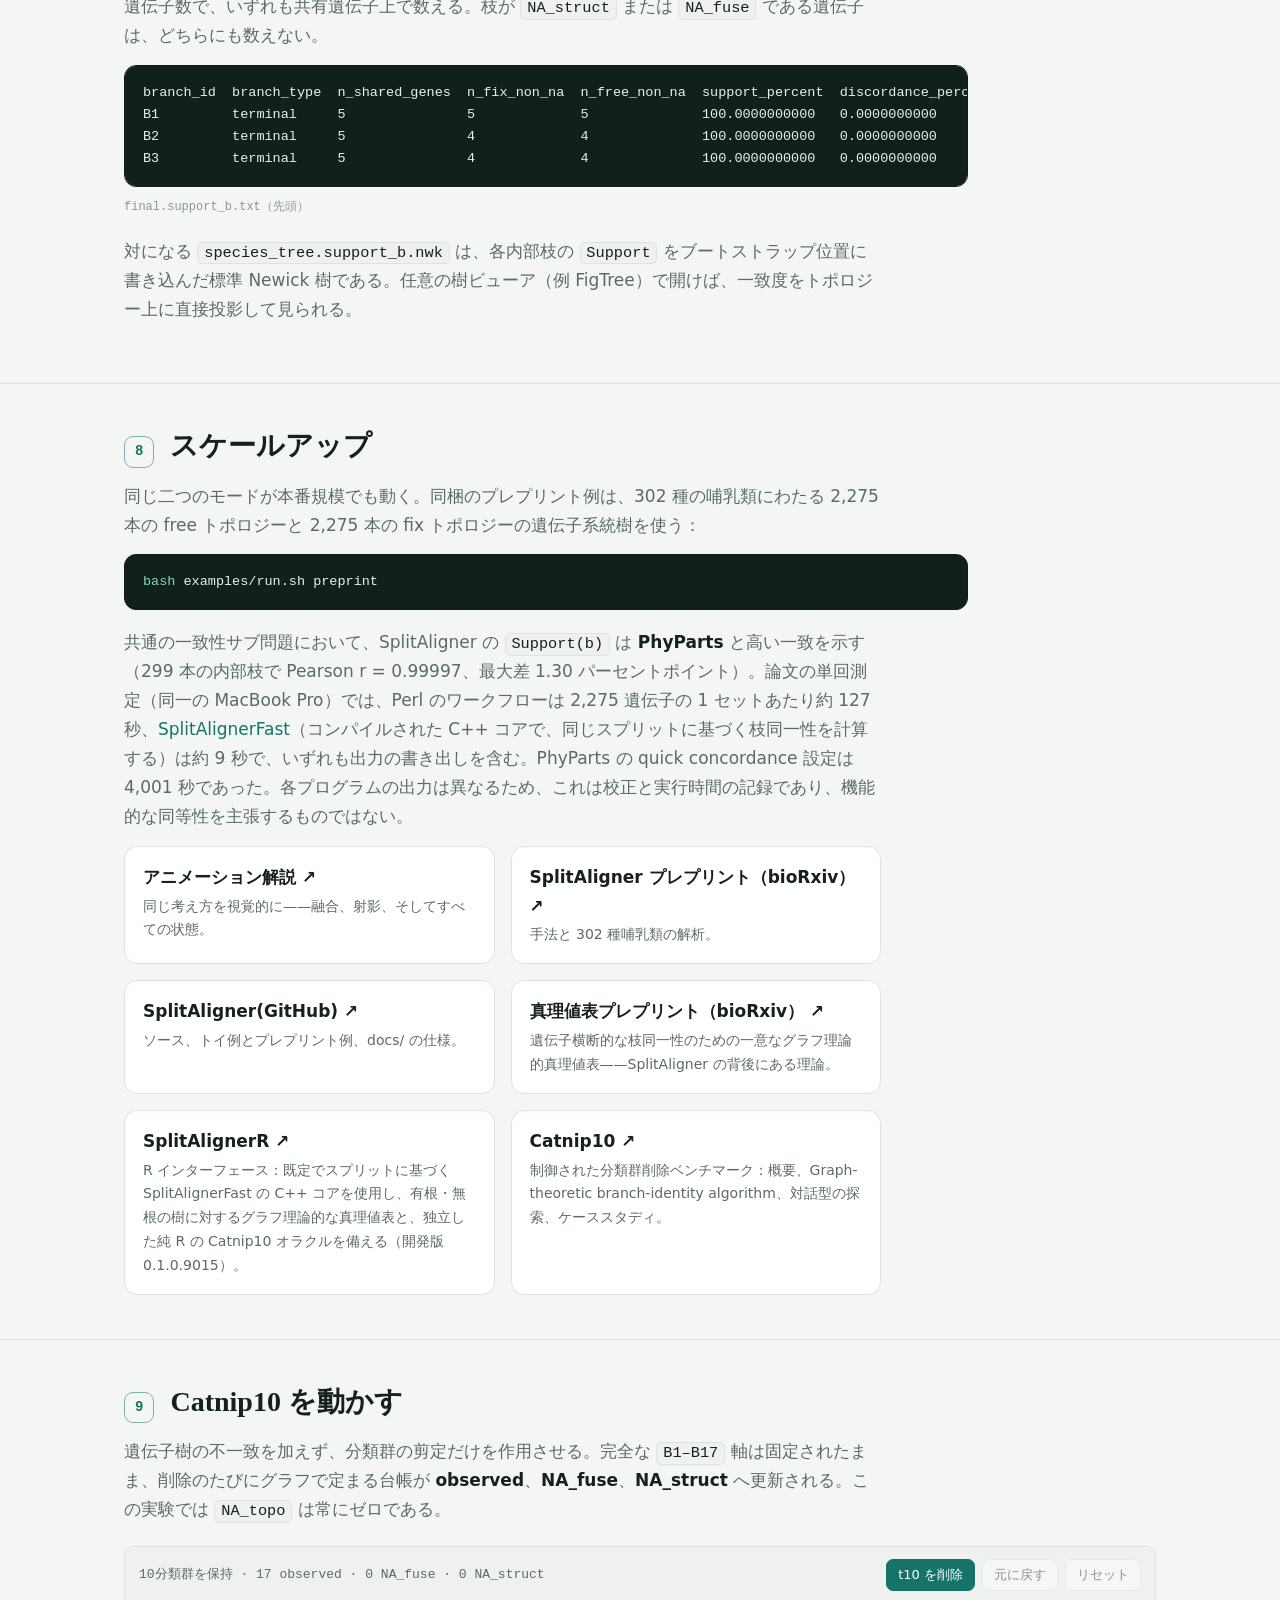
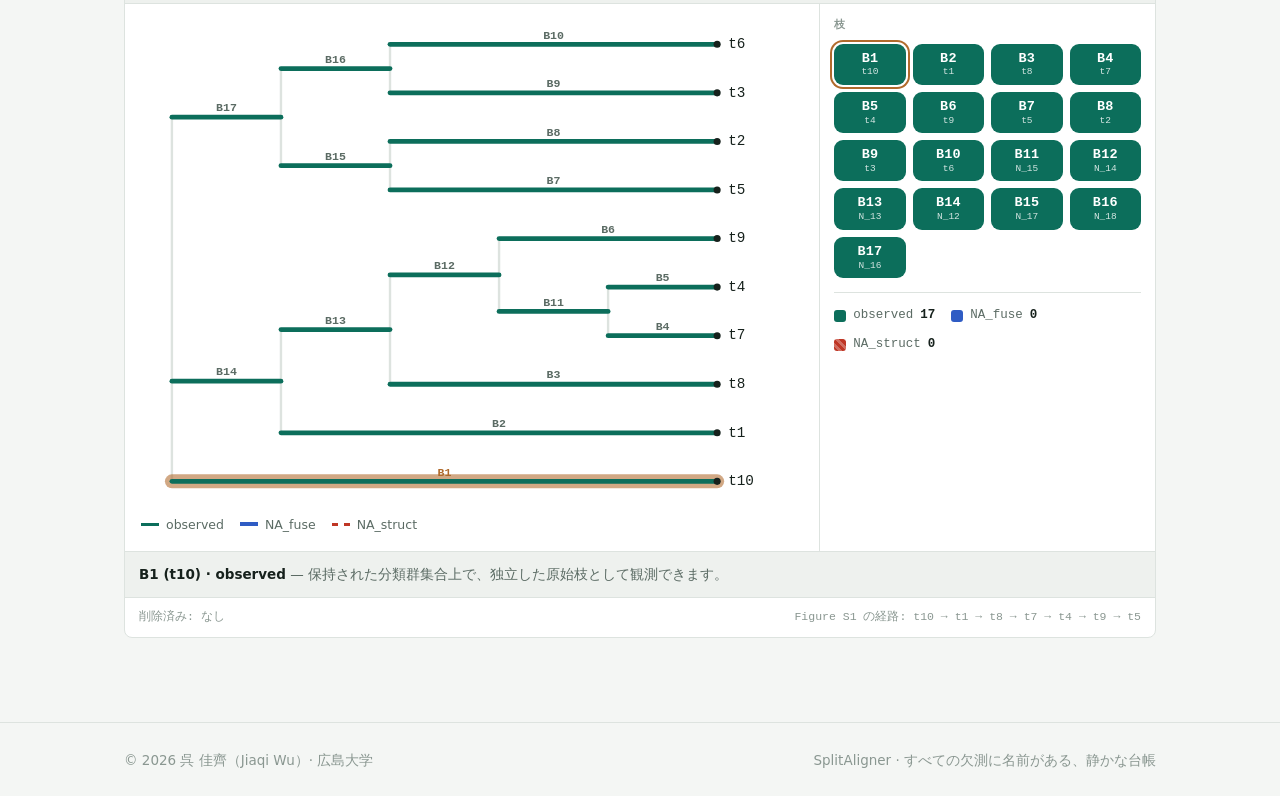
<file: splitaligner/SplitAligner_tutorial_ja.html>
<!doctype html>
<html lang="ja">
<head>
<meta charset="utf-8">
<meta name="viewport" content="width=device-width, initial-scale=1">
<link rel="icon" type="image/svg+xml" href="data:image/svg+xml,%3Csvg xmlns='http://www.w3.org/2000/svg' viewBox='0 0 32 32'%3E%3Crect width='32' height='32' rx='7' fill='%2315736a'/%3E%3Cpath d='M5 16h6M11 9v14M11 9h8M11 23h8M19 6v6M19 6h6M19 12h6M19 20v6M19 20h6M19 26h6' fill='none' stroke='%23fff' stroke-width='2.2' stroke-linecap='round'/%3E%3C/svg%3E">
<title>SplitAligner — チュートリアル</title>
<meta name="description" content="SplitAligner の実践チュートリアル:インストール、トイ例の実行、枝座標行列の生成、欠測状態と枝ごとの Support の読み方、Catnip10 benchmark のインタラクティブな探索。">
<link rel="stylesheet" href="catnip10_game.css">
<script src="catnip10_game_data.js" defer></script>
<script src="catnip10_game.js" defer></script>
<style>
  :root{
    --paper:#f4f6f4; --surface:#ffffff; --surface2:#eef1ee; --line:#dde3df;
    --ink:#16211c; --muted:#5b6b64; --faint:#8a9791;
    --accent:#15736a; --accent-2:#b06a2c; --accent-soft:#e2efec;
    --code-bg:#12201c; --code-ink:#e8f0ec; --code-faint:#8fb0a6;
    --serif:"Hiragino Mincho ProN","Yu Mincho",'YuMincho',"Charter","Iowan Old Style",Georgia,serif;
    --sans:ui-sans-serif,system-ui,-apple-system,"Hiragino Kaku Gothic ProN","Yu Gothic","Segoe UI",Roboto,Helvetica,Arial,sans-serif;
    --mono:ui-monospace,"SF Mono","JetBrains Mono",Menlo,Consolas,monospace;
    --maxw:1080px;
  }
  @media (prefers-color-scheme:dark){
    :root{
      --paper:#0f1613; --surface:#151d19; --surface2:#1b241f; --line:#2a352f;
      --ink:#e7efea; --muted:#a2b1aa; --faint:#75847d;
      --accent:#4bb7a8; --accent-2:#d8974f; --accent-soft:#17302b;
      --code-bg:#0b1512; --code-ink:#dce7e2; --code-faint:#6f8f86;
    }
  }
  :root[data-theme="dark"]{
    --paper:#0f1613; --surface:#151d19; --surface2:#1b241f; --line:#2a352f;
    --ink:#e7efea; --muted:#a2b1aa; --faint:#75847d;
    --accent:#4bb7a8; --accent-2:#d8974f; --accent-soft:#17302b;
    --code-bg:#0b1512; --code-ink:#dce7e2; --code-faint:#6f8f86;
  }
  :root[data-theme="light"]{
    --paper:#f4f6f4; --surface:#ffffff; --surface2:#eef1ee; --line:#dde3df;
    --ink:#16211c; --muted:#5b6b64; --faint:#8a9791;
    --accent:#15736a; --accent-2:#b06a2c; --accent-soft:#e2efec;
    --code-bg:#12201c; --code-ink:#e8f0ec; --code-faint:#8fb0a6;
  }

  *{box-sizing:border-box}
  html{scroll-behavior:smooth}
  @media (prefers-reduced-motion:reduce){ html{scroll-behavior:auto} }
  body{margin:0; background:var(--paper); color:var(--ink); font-family:var(--sans);
    line-height:1.7; -webkit-font-smoothing:antialiased; font-size:17px}
  h1,h2,h3{font-family:var(--serif); font-weight:600; line-height:1.28; letter-spacing:0}
  a{color:var(--accent); text-decoration:none}
  a:hover{text-decoration:underline}
  .wrap{max-width:var(--maxw); margin:0 auto; padding:0 24px}
  .mono{font-family:var(--mono)}

  header.nav{position:sticky; top:0; z-index:50; backdrop-filter:saturate(1.4) blur(8px);
    background:color-mix(in srgb,var(--paper) 86%, transparent); border-bottom:1px solid var(--line)}
  .nav-inner{max-width:var(--maxw); margin:0 auto; padding:11px 24px; display:flex; align-items:center; gap:18px}
  .nav-name{font-family:var(--serif); font-weight:600; font-size:17px; margin-right:auto}
  .nav-name a{color:var(--ink)}
  .nav-links{display:flex; gap:20px; align-items:center}
  .nav-links a{color:var(--muted); font-size:14.5px}
  .nav-links a:hover,.nav-links a.active{color:var(--accent); text-decoration:none}
  .lang-switch{display:flex; gap:1px; align-items:center; font-family:var(--mono); font-size:12px}
  .lang-switch a{color:var(--faint); padding:3px 7px; border-radius:6px; text-decoration:none}
  .lang-switch a:hover{color:var(--accent)}
  .lang-switch a.cur{color:var(--accent); background:var(--surface2); font-weight:700}
  .theme-btn{border:1px solid var(--line); background:var(--surface); color:var(--muted); border-radius:8px;
    width:34px; height:34px; cursor:pointer; font-size:15px; display:grid; place-items:center}
  .theme-btn:hover{color:var(--accent); border-color:var(--accent)}
  .theme-btn:focus-visible{outline:2px solid var(--accent); outline-offset:2px}
  @media (max-width:720px){
    .nav-inner{padding:10px 16px; gap:8px}
    .nav-links{display:none}
    .nav-name,.lang-switch{white-space:nowrap}
    .lang-switch{margin-left:auto}
    .lang-switch a{padding:3px 5px}
    .theme-btn{flex:0 0 34px}
    .hero{padding:42px 0 24px}
  }

  .hero{padding:60px 0 30px}
  .eyebrow{font-size:13px; letter-spacing:0; color:var(--accent); font-weight:700}
  .hero h1{font-size:clamp(30px,4.6vw,48px); margin:.3em 0 .22em}
  .hero .sub{font-size:clamp(16px,1.6vw,18.5px); color:var(--muted); max-width:64ch; margin:0}
  .hero .sub em{color:var(--ink); font-style:normal; font-weight:600}
  .note{margin:22px 0 0; padding:14px 18px; border:1px solid color-mix(in srgb,var(--accent) 32%,var(--line));
    background:linear-gradient(180deg,var(--accent-soft),transparent); border-radius:12px;
    color:var(--muted); font-size:15px; max-width:70ch}
  .note strong{color:var(--ink)}
  .note p{margin:0 0 10px}
  .note p:last-child{margin:0}
  .repfig{margin:14px 0 0; padding:14px 12px; background:var(--surface); border:1px solid var(--line);
    border-radius:12px; overflow-x:auto}
  .repfig svg{display:block; width:100%; min-width:560px; max-width:660px; margin:0 auto; height:auto}
  .rf-e{fill:none; stroke:var(--muted); stroke-width:1.7; stroke-linecap:round}
  .rf-r{fill:var(--accent-2)}
  .rf-t{font-family:var(--mono); font-size:11px; fill:var(--ink)}
  .rf-cap{font-family:var(--mono); font-size:10.5px; fill:var(--faint)}
  .rf-key{font-family:var(--mono); font-size:13px; font-weight:700; fill:var(--accent)}
  .rf-a{fill:none; stroke:var(--line); stroke-width:1.6}

  .toc{margin:30px 0 6px; padding:0; list-style:none; display:flex; flex-wrap:wrap; gap:8px}
  .toc a{font-family:var(--mono); font-size:12.5px; color:var(--muted); border:1px solid var(--line);
    background:var(--surface); border-radius:999px; padding:5px 12px}
  .toc a:hover{color:var(--accent); border-color:var(--accent); text-decoration:none}

  main{padding-bottom:40px}
  .step{border-top:1px solid var(--line); padding:44px 0; scroll-margin-top:68px}
  .step-head{display:flex; align-items:baseline; gap:16px; margin-bottom:14px}
  .step-num{font-family:var(--mono); font-size:14px; font-weight:700; color:var(--accent);
    border:1px solid color-mix(in srgb,var(--accent) 45%,var(--line)); border-radius:9px;
    padding:3px 10px; white-space:nowrap}
  .step-head h2{font-size:clamp(21px,2.8vw,28px); margin:0}
  .prose{max-width:70ch; color:var(--muted)}
  .prose p{margin:0 0 15px}
  .prose strong{color:var(--ink)}
  .prose code{font-family:var(--mono); font-size:.9em; background:var(--surface2);
    border:1px solid var(--line); border-radius:5px; padding:.08em .38em; color:var(--ink)}
  .prose ul{max-width:70ch; margin:0 0 15px; padding-left:22px}
  .prose li{margin:6px 0}

  .code{position:relative; margin:0 0 18px; max-width:78ch}
  .code pre{margin:0; background:var(--code-bg); color:var(--code-ink); border-radius:12px;
    padding:16px 18px; overflow-x:auto; font-family:var(--mono); font-size:13.5px; line-height:1.62;
    border:1px solid color-mix(in srgb,#000 12%, var(--code-bg))}
  .code pre .c{color:var(--code-faint)}
  .code pre .k{color:#7fd6c4}
  .code pre .f{color:#e0b06a}
  .cap{font-family:var(--mono); font-size:12px; color:var(--faint); margin:-8px 0 20px}

  .states{max-width:78ch; border-collapse:collapse; margin:6px 0 16px; font-size:15px; width:100%}
  .states th,.states td{text-align:left; padding:10px 12px; border-bottom:1px solid var(--line); vertical-align:top}
  .states th{color:var(--faint); font-family:var(--mono); font-size:11.5px; letter-spacing:0; font-weight:700}
  .states td:first-child{font-family:var(--mono); font-size:13.5px; white-space:nowrap; font-weight:600}
  .st-map{color:var(--accent)}
  .st-fuse{color:#4f7fd0} .st-struct{color:#c8503a} .st-topo{color:var(--accent-2)} .st-res{color:var(--faint)}
  .tbl-scroll{overflow-x:auto}

  .identity{font-family:var(--mono); font-size:15px; background:var(--surface2); border:1px solid var(--line);
    border-radius:10px; padding:14px 16px; margin:2px 0 18px; max-width:78ch; color:var(--ink); overflow-x:auto}

  .next{display:grid; grid-template-columns:repeat(2,1fr); gap:16px; margin-top:8px; max-width:78ch}
  @media (max-width:640px){ .next{grid-template-columns:1fr} }
  .next a{display:block; background:var(--surface); border:1px solid var(--line); border-radius:13px;
    padding:16px 18px; color:var(--ink)}
  .next a:hover{border-color:var(--accent); text-decoration:none}
  .next .t{font-weight:600; margin-bottom:3px}
  .next .d{color:var(--muted); font-size:14px}

  footer{border-top:1px solid var(--line); padding:26px 0 44px; color:var(--faint); font-size:13.5px}
  footer .wrap{display:flex; flex-wrap:wrap; gap:10px 20px; justify-content:space-between}
</style>
</head>
<body>

<header class="nav">
  <div class="nav-inner">
    <span class="nav-name"><a href="../index_ja.html">呉 佳齊</a></span>
    <nav class="nav-links">
      <a href="../index_ja.html#software">ソフトウェア</a>
      <a href="SplitAligner_explainer_ja.html">アニメーション解説</a>
      <a href="https://github.com/wujiaqi06/SplitAligner" target="_blank" rel="noopener">GitHub ↗</a>
    </nav>
    <div class="lang-switch" aria-label="Language / 言語 / 语言"><a href="SplitAligner_tutorial.html">EN</a><a href="SplitAligner_tutorial_ja.html" class="cur">日本語</a><a href="SplitAligner_tutorial_zh.html">中文</a></div>
    <button class="theme-btn" id="themeBtn" title="ライト / ダーク切替" aria-label="配色テーマの切替">◐</button>
  </div>
</header>

<main>
<section class="hero">
  <div class="wrap">
    <div class="eyebrow">チュートリアル</div>
    <h1>SplitAligner を、はじめから終わりまで</h1>
    <p class="sub">種の系統樹と遺伝子系統樹の集合を<em>枝座標行列</em>に変換する。各枝は数値を持つか、持てない理由を明示するかのいずれかである。本チュートリアルは同梱のトイ例を使うので、すべての出力を自分の環境で再現できる。</p>
    <div class="note">SplitAligner は小さく依存の少ない <strong>Perl</strong> プログラムである。コンパイルは不要——リポジトリをクローンして <code>SplitAligner.pl</code> を実行するだけ。以下のコマンドは <code>examples/run.sh</code> の処理手順に対応している。</div>
    <ul class="toc">
      <li><a href="#why">なぜ重要か</a></li>
      <li><a href="#idea">考え方</a></li>
      <li><a href="#install">1 · インストール</a></li>
      <li><a href="#inputs">2 · 入力</a></li>
      <li><a href="#quickstart">3 · クイックスタート</a></li>
      <li><a href="#matrix">4 · matrix モード</a></li>
      <li><a href="#finalize">5 · finalize モード</a></li>
      <li><a href="#states">6 · 状態の読み方</a></li>
      <li><a href="#support">7 · 枝の Support</a></li>
      <li><a href="#scale">8 · スケールアップ</a></li>
      <li><a href="#catnip10">9 · Catnip10 を動かす</a></li>
    </ul>
  </div>
</section>

<section class="step" id="why">
  <div class="wrap">
    <div class="step-head"><span class="step-num">なぜ</span><h2>枝の同一性が問題になる理由</h2></div>
    <div class="prose">
      <p>比較ゲノム解析の問いの多くは、枝に紐づいた数値——速度、残差、経路長——を多数の遺伝子にわたって比較することで答えられる。この系統で速度が上がったか。ここで制約が緩んだか。この比較が意味をもつのは、その枝が、寄与するすべての遺伝子において同一の進化的対象を指している場合に限られる。</p>
      <p>実際にはそうなっていないことが多い。遺伝子ごとに回収される分類群は異なり、遺伝子系統樹は種の系統樹と必ずしも一致しない。ある分類群が欠けると、参照樹上で隣り合う二本の枝が一本に潰れることがある。融合した枝の長さは完全に正しい——構成枝の和である——が、それはもはや、それを形づくったどちらの枝でもない。</p>
      <p>その数値を一方の名前で記入するワークフローは、数値としては正しく、生物学的には誤って割り当てられた値を生む。異常終了はせず、<code>NA</code> も現れず、算術の正しさだけを確かめる検査では捕まらない。実務上の帰結は、ある遺伝子がある系統で異常に速く、あるいは遅く進化しているように見えることが、その系統上の進化とは無関係な理由で起こりうるということである。そしてどのセルが影響を受けたかの記録がなければ、それを本物と見分ける手段はない。</p>
      <p>SplitAligner の応答は、枝の同一性を明示的に扱い、枝が観測不能になりうるすべての様態にそれぞれ名前を与えることである。<a href="SplitAligner_explainer_ja.html">アニメーション解説</a>は同じ議論を視覚的に辿る。以降のページは、その実行方法である。</p>
    </div>
  </div>
</section>

<section class="step" id="idea">
  <div class="wrap">
    <div class="step-head"><span class="step-num">考え方</span><h2>枝とは、それが作るスプリットである</h2></div>
    <div class="prose">
      <p>SplitAligner は枝を、描かれた位置や節点の順序ではなく、それが分類群に誘導する<strong>二分割（スプリット）</strong>で同定する。一部の分類群 T<sub>g</sub> しか含まない遺伝子 <em>g</em> について、種の系統樹の各枝 <em>b</em> を、実際に存在する分類群へ<strong>射影</strong>する：</p>
      <div class="identity">σ<sub>g</sub>(b) = ( A<sub>b</sub> ∩ T<sub>g</sub>  |  B<sub>b</sub> ∩ T<sub>g</sub> )</div>
      <p>種樹の制限木とトポロジーが一致する基準層では、削除されていない二本の原始枝の射影スプリットが一致することと、同じ簡約辺へ写ることは同値である。これは元の二枝が同じ枝になったという意味ではない。その遺伝子の分類群集合では二枝を<strong>独立に区別できなくなった</strong>、つまり<em>融合</em>したという意味である。射影後の片側が空なら、代わりに<em>構造的</em>欠測となる。経験的な free トポロジー遺伝子樹については、独立に観測可能な各射影スプリットが回収されたかを別に判定する。</p>

      <p><strong>SplitAligner のアルゴリズムは表現に依存しない。</strong>枝の同一性はスプリットそのものにあるので、樹がどう書かれているかは問題にならない。比較の前に、遺伝子系統樹のすべての枝は正準化された<em>無根</em>スプリットへ還元される。したがって遺伝子系統樹は有根でも無根でも、二分岐でも多分岐でも、子ノードの順序も任意でよい。有根の入力は無根樹として扱われる。次数 2 の根にある二本の半枝は一つのスプリットにまとめられ、両方が有限の数値なら枝長は合算され、そうでなければそのスプリットは数値の枝長を持たない。トポロジーは種樹に拘束されていても（<strong>fix</strong>）完全に自由でもよい。実用上の要件は二つ。<strong>各遺伝子系統樹の分類群が種樹の分類群の部分集合であること</strong>（名前は完全一致）、そして遺伝子系統樹に枝長があること。枝長こそが行列に記入される値だからである。この点は同梱例に対する直列化・入力変体の回帰テストで検証済みである。等価な入力は同一の行列を与え、種樹が同じならバイト単位で、種樹の書き方を変えた場合は B エイリアスを対応付けたうえでセル単位で一致する。</p>

      <div class="code"><pre><span class="c"># Split-based branch-identity algorithm</span>

<span class="c"># 参照樹の制限：S と T_g だけを使い、遺伝子樹は見ない</span>
<span class="k">for</span> 各遺伝子 g:
    T_g ← 遺伝子樹の分類群（S の部分集合）
    <span class="k">for</span> 各種樹の枝 b:
        σ_g(b) ← (A_b ∩ T_g | B_b ∩ T_g)                      <span class="c"># 射影スプリット</span>
        <span class="k">if</span> σ_g(b) の片側が空:
            state(g,b) ← NA_struct                            <span class="c"># 枝は消失した</span>
    残った枝を σ_g(b) でグループ化する（内部枝と終端枝を一緒に）
        要素が 1 つ：    b は単独で残り、回収の対象になる（eligible）
        要素が 2 つ以上：融合グループ b|b'；全要素 state(g,b) ← NA_fuse

<span class="c"># 遺伝子樹での回収：異なる射影スプリットごとに遺伝子樹を一度だけ参照する</span>
    Σ(G_g) ← G_g の無根スプリット
    <span class="k">for</span> 各 eligible な枝 b:
        <span class="k">if</span> σ_g(b) ∈ Σ(G_g):          Mapped — 枝長を記録
        <span class="k">else</span>:                       NA_topo
    <span class="k">for</span> 各融合グループ b|b':
        <span class="k">if</span> そのスプリット ∈ Σ(G_g):  枝長を b|b' に一度だけ記録
        <span class="k">else</span>:                       グループを NA_fuse_topo と記録
        いずれの場合も、要素は NA_fuse のまま</pre></div>
      <div class="cap" style="font-family:var(--sans); font-size:13px; line-height:1.55; max-width:78ch"><strong>Graph-theoretic branch-identity algorithm</strong> は同じ構造的な問い、すなわち無根の枝同一性に、スプリットを使わず、剪定後の樹を縮約しながら各原始枝を追跡することで答える。この共通の課題では二つの独立したアルゴリズムは必ず一致し、互いの検証に用いられる：<a href="../catnip10/index_ja.html#oracle">Catnip10 のページ ↗</a>を参照。</div>
      <p>Perl のワークフローには二つのモードがある。<code>matrix</code> が座標系を構築し、全遺伝子をそこへ対応付ける。<code>finalize</code> が、名前の付いた状態、融合グループの表、枝ごとの Support を書き出す。</p>
    </div>
  </div>
</section>

<section class="step" id="install">
  <div class="wrap">
    <div class="step-head"><span class="step-num">1</span><h2>インストール</h2></div>
    <div class="prose">
      <p><strong>Perl 5</strong> が必要である（macOS や多くの Linux には最初から入っている）。SplitAligner はコアモジュールのみを使い、CPAN パッケージのインストールは不要である。</p>
    </div>
    <div class="code"><pre><span class="c"># リポジトリをクローン</span>
<span class="k">git clone</span> https://github.com/wujiaqi06/SplitAligner
<span class="k">cd</span> SplitAligner

<span class="c"># 動作確認(使い方バナーが表示される)</span>
<span class="k">perl</span> SplitAligner.pl</pre></div>
    <div class="prose">
      <p>インストールはこれで全部である。メインの制御は <code>SplitAligner.pl</code>。各ステップの補助スクリプトは <code>scripts/</code> にあり、自動的に呼び出される。</p>
    </div>
  </div>
</section>

<section class="step" id="inputs">
  <div class="wrap">
    <div class="step-head"><span class="step-num">2</span><h2>入力を用意する</h2></div>
    <div class="prose">
      <p><strong>種の系統樹</strong> — Newick 一本。枝長やサポート値は許容され、スプリットに基づくマッピングでは単純に無視される。</p>
    </div>
    <div class="code"><pre>((A:0.1,B:0.2):0.2,(C:0.1,D:0.1):0.1):0.1;</pre></div>
    <div class="prose">
      <p><strong>遺伝子系統樹</strong> — Newick、<strong>一行一レコード</strong>。各行は遺伝子識別子で始まり、その直後に系統樹が続く。分類群名は種の系統樹と一致していなければならない。</p>
    </div>
    <div class="code"><pre>GeneA((A:0.1,B:0.2):0.2,(C:0.1,D:0.1):0.1):0.1;
GeneB((A:0.2,C:0.1):0.1,(B:0.1,D:0.2):0.1):0.1;</pre></div>
    <div class="prose">
      <p>SplitAligner は二種類の遺伝子系統樹入力を区別し、通常は両方を与える：</p>
      <ul>
        <li><strong>free</strong> — 各遺伝子を独立に推定した系統樹（トポロジーが種樹と食い違ってよい）;</li>
        <li><strong>fix</strong> — 種樹トポロジーに拘束して推定した系統樹（枝長のみ）。</li>
      </ul>
      <p>どの枝が消失し、どの枝が融合するかは、種樹と各遺伝子の分類群だけで決まるので、二つのセットで同じになる。残った枝のうちどれが実際に回収されるかは、free の系統樹が示す。以下の Perl <code>finalize</code> ステップは両方のセットを受け取る。</p>
    </div>
  </div>
</section>

<section class="step" id="quickstart">
  <div class="wrap">
    <div class="step-head"><span class="step-num">3</span><h2>クイックスタート：トイ例</h2></div>
    <div class="prose">
      <p>リポジトリには <code>examples/302mammal/</code> に小さな例（free / fix 遺伝子系統樹のサブセット）が同梱されており、端から端までの動作確認を素早く行える。リポジトリのルートから：</p>
    </div>
    <div class="code"><pre><span class="k">bash</span> examples/run.sh toy</pre></div>
    <div class="prose">
      <p>これは以下の三回のプログラム呼び出しを順に実行する。本チュートリアルの残りでは、各ステップが何をし何を生成するかを解きほぐす。</p>
    </div>
  </div>
</section>

<section class="step" id="matrix">
  <div class="wrap">
    <div class="step-head"><span class="step-num">4</span><h2><span class="mono">matrix</span> モード — 座標系を構築する</h2></div>
    <div class="prose">
      <p><code>matrix</code> は遺伝子系統樹の集合ごとに一度実行する。種樹の枝にラベルを付け、全遺伝子をそこへ射影し、遺伝子 × 枝の行列を書き出す。</p>
    </div>
    <div class="code"><pre><span class="c"># リポジトリのルートから開始</span>
<span class="k">cd</span> examples/302mammal

<span class="k">perl</span> ../../SplitAligner.pl <span class="f">--mode</span> matrix \
  <span class="f">--species</span> input/speciesTree302.nwk \
  <span class="f">--gene</span> input/free_tree.examples.nwk \
  <span class="f">--label</span> free

<span class="k">perl</span> ../../SplitAligner.pl <span class="f">--mode</span> matrix \
  <span class="f">--species</span> input/speciesTree302.nwk \
  <span class="f">--gene</span> input/fix_tree.examples.nwk \
  <span class="f">--label</span> fix</pre></div>
    <div class="prose">
      <p>主な出力（<code>--label</code> が接頭辞）:</p>
      <ul>
        <li><code>species_tree.splits.txt</code> — 標準的な枝座標系（種樹バックボーン上の <code>B1</code>, <code>B2</code>, …）。全遺伝子が測られる共通の軸である。</li>
        <li><code>&lt;label&gt;.matrix_no_fuse.txt</code> — 原始枝のみ。</li>
        <li><code>&lt;label&gt;.matrix_with_fuse.txt</code> — それに加えて、分類群の剪定で融合する枝の明示的な<strong>融合枝カラム</strong>（例 <code>B12|B47</code>)。</li>
        <li><code>&lt;label&gt;_split_branch_label/</code> — 遺伝子ごとの記録：参照枝ごとに一つの状態、融合グループごとに一行。</li>
      </ul>
      <p>各セルは、枝の射影スプリットが回収された場合はその枝長（数値）を、そうでない場合は <code>NA</code> を——<em>まだ</em>——持つ。この <code>NA</code> に名前を与えるのが次のステップである。</p>
    </div>
    <div class="code"><pre>gene   B1           B2   B3           B4           ...
A1BG   0.1809315089 NA   0.0047384154 0.0057110032 ...
A1CF   0.0376651404 0.0583312140 0.0032591533 ...</pre></div>
    <div class="cap">free.matrix_with_fuse.txt（一部抜粋）</div>
    <div class="prose">
      <div class="note">
        <p><strong>表示上の根は座標ではない。</strong>SplitAligner の生物学的座標は正準無根スプリットであり、描画された根の位置、内部節点の番号、走査順序、子の順序ではない。二つの Newick 表現が同一の重み付き無根スプリット対象を符号化しているならば、表示上の根や直列化だけを変えても、基礎にある生物学的なスプリットの同一性は変わらない。</p>
        <p>可読性のための <code>B</code> エイリアスは直列化に固有であり、独立に直列化された種樹の間では変わりうる。独立した表現どうしを比較する場合、権威ある同一性は <code>B</code> 番号そのものではなく正準スプリット鍵である。</p>
        <p>根の位置は、方向や祖先関係を要する解析では依然として生物学的な意味をもちうる。それが SplitAligner の枝座標の同一性を定義しないというだけである。</p>
      </div>      <div class="repfig">
        <svg viewBox="0 0 660 150" role="img" aria-label="Two Newick renderings of the same unrooted four-taxon tree: one rooted on the internal edge, one rooted on the A branch. Both induce the same canonical split A,B versus C,D.">
          <text class="rf-cap" x="6" y="14">表現 A — 内部辺で根を置く</text>
          <g>
            <path class="rf-e" d="M20 74 H62"/><path class="rf-e" d="M62 44 V104"/>
            <path class="rf-e" d="M62 44 H96"/><path class="rf-e" d="M96 30 V58"/><path class="rf-e" d="M96 30 H130"/><path class="rf-e" d="M96 58 H130"/>
            <path class="rf-e" d="M62 104 H96"/><path class="rf-e" d="M96 90 V118"/><path class="rf-e" d="M96 90 H130"/><path class="rf-e" d="M96 118 H130"/>
            <circle class="rf-r" cx="20" cy="74" r="3.4"/>
            <text class="rf-t" x="137" y="34">A</text><text class="rf-t" x="137" y="62">B</text>
            <text class="rf-t" x="137" y="94">C</text><text class="rf-t" x="137" y="122">D</text>
          </g>
          <text class="rf-cap" x="250" y="14">表現 B — 枝 A で根を置く</text>
          <g>
            <path class="rf-e" d="M264 74 H300"/><path class="rf-e" d="M300 30 V104"/><path class="rf-e" d="M300 30 H374"/>
            <path class="rf-e" d="M300 104 H330"/><path class="rf-e" d="M330 62 V132"/><path class="rf-e" d="M330 62 H374"/>
            <path class="rf-e" d="M330 132 H360"/><path class="rf-e" d="M360 118 V146"/><path class="rf-e" d="M360 118 H374"/><path class="rf-e" d="M360 146 H374"/>
            <circle class="rf-r" cx="264" cy="74" r="3.4"/>
            <text class="rf-t" x="381" y="34">A</text><text class="rf-t" x="381" y="66">B</text>
            <text class="rf-t" x="381" y="122">C</text><text class="rf-t" x="381" y="150">D</text>
          </g>
          <path class="rf-a" d="M448 74 H482"/><path class="rf-a" d="M475 68 L482 74 L475 80"/>
          <text class="rf-cap" x="496" y="58">正準スプリット鍵は同一</text>
          <text class="rf-key" x="496" y="82">A,B | C,D</text>
          <text class="rf-cap" x="496" y="104">B エイリアスは異なりうる</text>
        </svg>
      </div>
    </div>
  </div>
</section>

<section class="step" id="finalize">
  <div class="wrap">
    <div class="step-head"><span class="step-num">5</span><h2><span class="mono">finalize</span> モード — 欠測状態を分類する</h2></div>
    <div class="prose">
      <p><code>finalize</code> に両方の行列を渡す。射影で片側が空になった枝は <code>NA_struct</code>。融合グループの要素は、グループが回収されたかどうかにかかわらず、すべて <code>NA_fuse</code>。単独で残っているのに、そのスプリットが free の系統樹に存在しない枝は <code>NA_topo</code>。融合グループは別の表に、遺伝子ごとに一度ずつ記録される：枝長付きで回収、または <code>NA_fuse_topo</code>。<code>--species_tree</code> を渡すと枝ごとのサポートも計算する。</p>
    </div>
    <div class="code"><pre><span class="k">perl</span> ../../SplitAligner.pl <span class="f">--mode</span> finalize \
  <span class="f">--free</span> free.matrix_with_fuse.txt \
  <span class="f">--fix</span>  fix.matrix_with_fuse.txt \
  <span class="f">--final_label</span> final \
  <span class="f">--species_tree</span> species_tree.forSplit.nwk</pre></div>
    <div class="prose">
      <p>出力：</p>
      <ul>
        <li><code>final.free.na_classified.txt</code> / <code>final.fix.na_classified.txt</code> — すべての欠測に名前が付いた行列;</li>
        <li><code>final.free.projected_groups.tsv</code> — 遺伝子と融合グループごとに一行：要素、<code>recovered</code> または <code>NA_fuse_topo</code>、利用できる場合は枝長;</li>
        <li><code>&lt;input&gt;.na_fuse.txt</code> — 融合の要素を標識した中間テーブル;</li>
        <li><code>final.support_b.txt</code> と <code>species_tree.support_b.nwk</code> — 枝ごとのサポート（ステップ 7）。</li>
      </ul>
      <p>比較は<strong>両方</strong>の入力に存在する遺伝子についてのみ定義される。共有遺伝子が無ければ、SplitAligner は推測せずエラーで停止する。</p>
    </div>
    <div class="code"><pre>gene   B1           B2         B3           ...
A1BG   0.1809315089 NA_struct  0.0047384154 ...</pre></div>
    <div class="cap">final.free.na_classified.txt — B2 の一般的な NA に名前が付いた</div>
  </div>
</section>

<section class="step" id="states">
  <div class="wrap">
    <div class="step-head"><span class="step-num">6</span><h2>状態の読み方</h2></div>
    <div class="prose">
      <p>すべての遺伝子 × 原始枝のセルは、以下の四つの状態のいずれか一つを取る。融合グループは別に、グループごとに一度だけ記録される。</p>
    </div>
    <div class="tbl-scroll">
    <table class="states">
      <thead><tr><th>セルの値</th><th>意味</th></tr></thead>
      <tbody>
        <tr><td class="st-map">数値</td><td><strong>Mapped（マップ済）。</strong>枝は単独で残り、そのスプリットがこの遺伝子樹に見つかった。値はその枝長。</td></tr>
        <tr><td class="st-fuse">NA_fuse</td><td>分類群の欠落により、この枝は他の枝と合わさって<strong>融合グループ</strong>になった。枝長はグループ全体のもので、グループのカラム（例 <code>B12|B47</code>）に一度だけ記録され、各要素には記録されない。</td></tr>
        <tr><td class="st-struct">NA_struct</td><td>射影された側が空になり、枝は欠落した分類群とともに<strong>消失</strong>した（カバレッジの効果）。</td></tr>
        <tr><td class="st-topo">NA_topo</td><td>枝は単独で残っているが、そのスプリットが <strong>free トポロジーの遺伝子樹に存在しない</strong>。これは非回収を記録するだけで、原因は問わない：生物学的な不一致、推定誤差、未解決の関係のいずれもありうる。</td></tr>
        <tr><td class="st-res">NA_fuse_topo</td><td>融合グループの表にのみ現れる。グループが共有するスプリットが遺伝子樹に存在しない。グループ全体で一件の記録であり、要素は <code>NA_fuse</code> のまま。</td></tr>
      </tbody>
    </table>
    </div>
    <div class="prose">
      <p>これらのカテゴリは軸を分割します——台帳全体を足し合わせる：</p>
      <div class="identity">|C| = Mapped + NA_fuse + NA_struct + NA_topo</div>
      <div class="identity">未一致の参照スプリット = NA_topo + NA_fuse_topo</div>
      <p>一つ目の等式はセルを数え、二つ目は遺伝子樹に存在しない参照スプリットを数える。302 種の哺乳類データでは：1,367,275 = 1,219,182 + 22,320 + 12,117 + 113,656、113,858 = 113,656 + 202。</p>
      <p><code>NA</code> を<em>理由</em>ごとに分ければ、下流の速度・選択解析で各状態を明示的に処理、フィルタリング、監査できる。すべての欠測を一つの不透明な値として扱う必要はない。</p>
    </div>
  </div>
</section>

<section class="step" id="support">
  <div class="wrap">
    <div class="step-head"><span class="step-num">7</span><h2>枝ごとの Support</h2></div>
    <div class="prose">
      <p><code>--species_tree</code> を渡すと、<code>finalize</code> は <code>final.support_b.txt</code> を書き出す。枝の Support は、eligible な遺伝子（その枝が単独で残っている遺伝子）のうち、free の系統樹がその枝を回収した割合である。表では <code>n_fix_non_na</code> が eligible な遺伝子数、<code>n_free_non_na</code> が回収された遺伝子数で、いずれも共有遺伝子上で数える。枝が <code>NA_struct</code> または <code>NA_fuse</code> である遺伝子は、どちらにも数えない。</p>
    </div>
    <div class="code"><pre>branch_id  branch_type  n_shared_genes  n_fix_non_na  n_free_non_na  support_percent  discordance_percent
B1         terminal     5               5             5              100.0000000000   0.0000000000
B2         terminal     5               4             4              100.0000000000   0.0000000000
B3         terminal     5               4             4              100.0000000000   0.0000000000</pre></div>
    <div class="cap">final.support_b.txt（先頭）</div>
    <div class="prose">
      <p>対になる <code>species_tree.support_b.nwk</code> は、各内部枝の <code>Support</code> をブートストラップ位置に書き込んだ標準 Newick 樹である。任意の樹ビューア（例 FigTree）で開けば、一致度をトポロジー上に直接投影して見られる。</p>
    </div>
  </div>
</section>

<section class="step" id="scale">
  <div class="wrap">
    <div class="step-head"><span class="step-num">8</span><h2>スケールアップ</h2></div>
    <div class="prose">
      <p>同じ二つのモードが本番規模でも動く。同梱のプレプリント例は、302 種の哺乳類にわたる 2,275 本の free トポロジーと 2,275 本の fix トポロジーの遺伝子系統樹を使う：</p>
    </div>
    <div class="code"><pre><span class="k">bash</span> examples/run.sh preprint</pre></div>
    <div class="prose">
      <p>共通の一致性サブ問題において、SplitAligner の <code>Support(b)</code> は <strong>PhyParts</strong> と高い一致を示す（299 本の内部枝で Pearson r = 0.99997、最大差 1.30 パーセントポイント）。論文の単回測定（同一の MacBook Pro）では、Perl のワークフローは 2,275 遺伝子の 1 セットあたり約 127 秒、<a href="https://github.com/wujiaqi06/SplitAligner#splitalignerfast" target="_blank" rel="noopener">SplitAlignerFast</a>（コンパイルされた C++ コアで、同じスプリットに基づく枝同一性を計算する）は約 9 秒で、いずれも出力の書き出しを含む。PhyParts の quick concordance 設定は 4,001 秒であった。各プログラムの出力は異なるため、これは校正と実行時間の記録であり、機能的な同等性を主張するものではない。</p>
      <div class="next">
        <a href="SplitAligner_explainer_ja.html"><div class="t">アニメーション解説 ↗</div><div class="d">同じ考え方を視覚的に——融合、射影、そしてすべての状態。</div></a>
        <a href="https://doi.org/10.64898/2026.02.24.707838" target="_blank" rel="noopener"><div class="t">SplitAligner プレプリント（bioRxiv）↗</div><div class="d">手法と 302 種哺乳類の解析。</div></a>
        <a href="https://github.com/wujiaqi06/SplitAligner" target="_blank" rel="noopener"><div class="t">SplitAligner(GitHub) ↗</div><div class="d">ソース、トイ例とプレプリント例、docs/ の仕様。</div></a>
        <a href="https://doi.org/10.64898/2026.07.22.740066" target="_blank" rel="noopener"><div class="t">真理値表プレプリント（bioRxiv） ↗</div><div class="d">遺伝子横断的な枝同一性のための一意なグラフ理論的真理値表——SplitAligner の背後にある理論。</div></a>
        <a href="https://github.com/wujiaqi06/SplitAlignerR" target="_blank" rel="noopener"><div class="t">SplitAlignerR ↗</div><div class="d">R インターフェース：既定でスプリットに基づく SplitAlignerFast の C++ コアを使用し、有根・無根の樹に対するグラフ理論的な真理値表と、独立した純 R の Catnip10 オラクルを備える（開発版 0.1.0.9015）。</div></a>
        <a href="../catnip10/index_ja.html"><div class="t">Catnip10 ↗</div><div class="d">制御された分類群削除ベンチマーク：概要、Graph-theoretic branch-identity algorithm、対話型の探索、ケーススタディ。</div></a>
      </div>
    </div>
  </div>
</section>

<section class="step" id="catnip10">
  <div class="wrap">
    <div class="step-head"><span class="step-num">9</span><h2>Catnip10 を動かす</h2></div>
    <div class="prose">
      <p>遺伝子樹の不一致を加えず、分類群の剪定だけを作用させる。完全な <code>B1–B17</code> 軸は固定されたまま、削除のたびにグラフで定まる台帳が <strong>observed</strong>、<strong>NA_fuse</strong>、<strong>NA_struct</strong> へ更新される。この実験では <code>NA_topo</code> は常にゼロである。</p>
    </div>
    <div class="catnip-game" data-lang="ja"><noscript>Catnip10 の操作には JavaScript が必要である。</noscript></div>
  </div>
</section>
</main>

<footer>
  <div class="wrap">
    <span>© <span id="yr"></span> 呉 佳齊（Jiaqi Wu）· 広島大学</span>
    <span>SplitAligner · すべての欠測に名前がある、静かな台帳</span>
  </div>
</footer>

<script>
"use strict";
const root = document.documentElement, tb = document.getElementById("themeBtn");
tb.addEventListener("click", ()=>{
  const cur = root.getAttribute("data-theme")
    || (matchMedia("(prefers-color-scheme:dark)").matches ? "dark":"light");
  root.setAttribute("data-theme", cur==="dark" ? "light":"dark");
});
document.getElementById("yr").textContent = new Date().getFullYear();
</script>
</body>
</html>
</file>
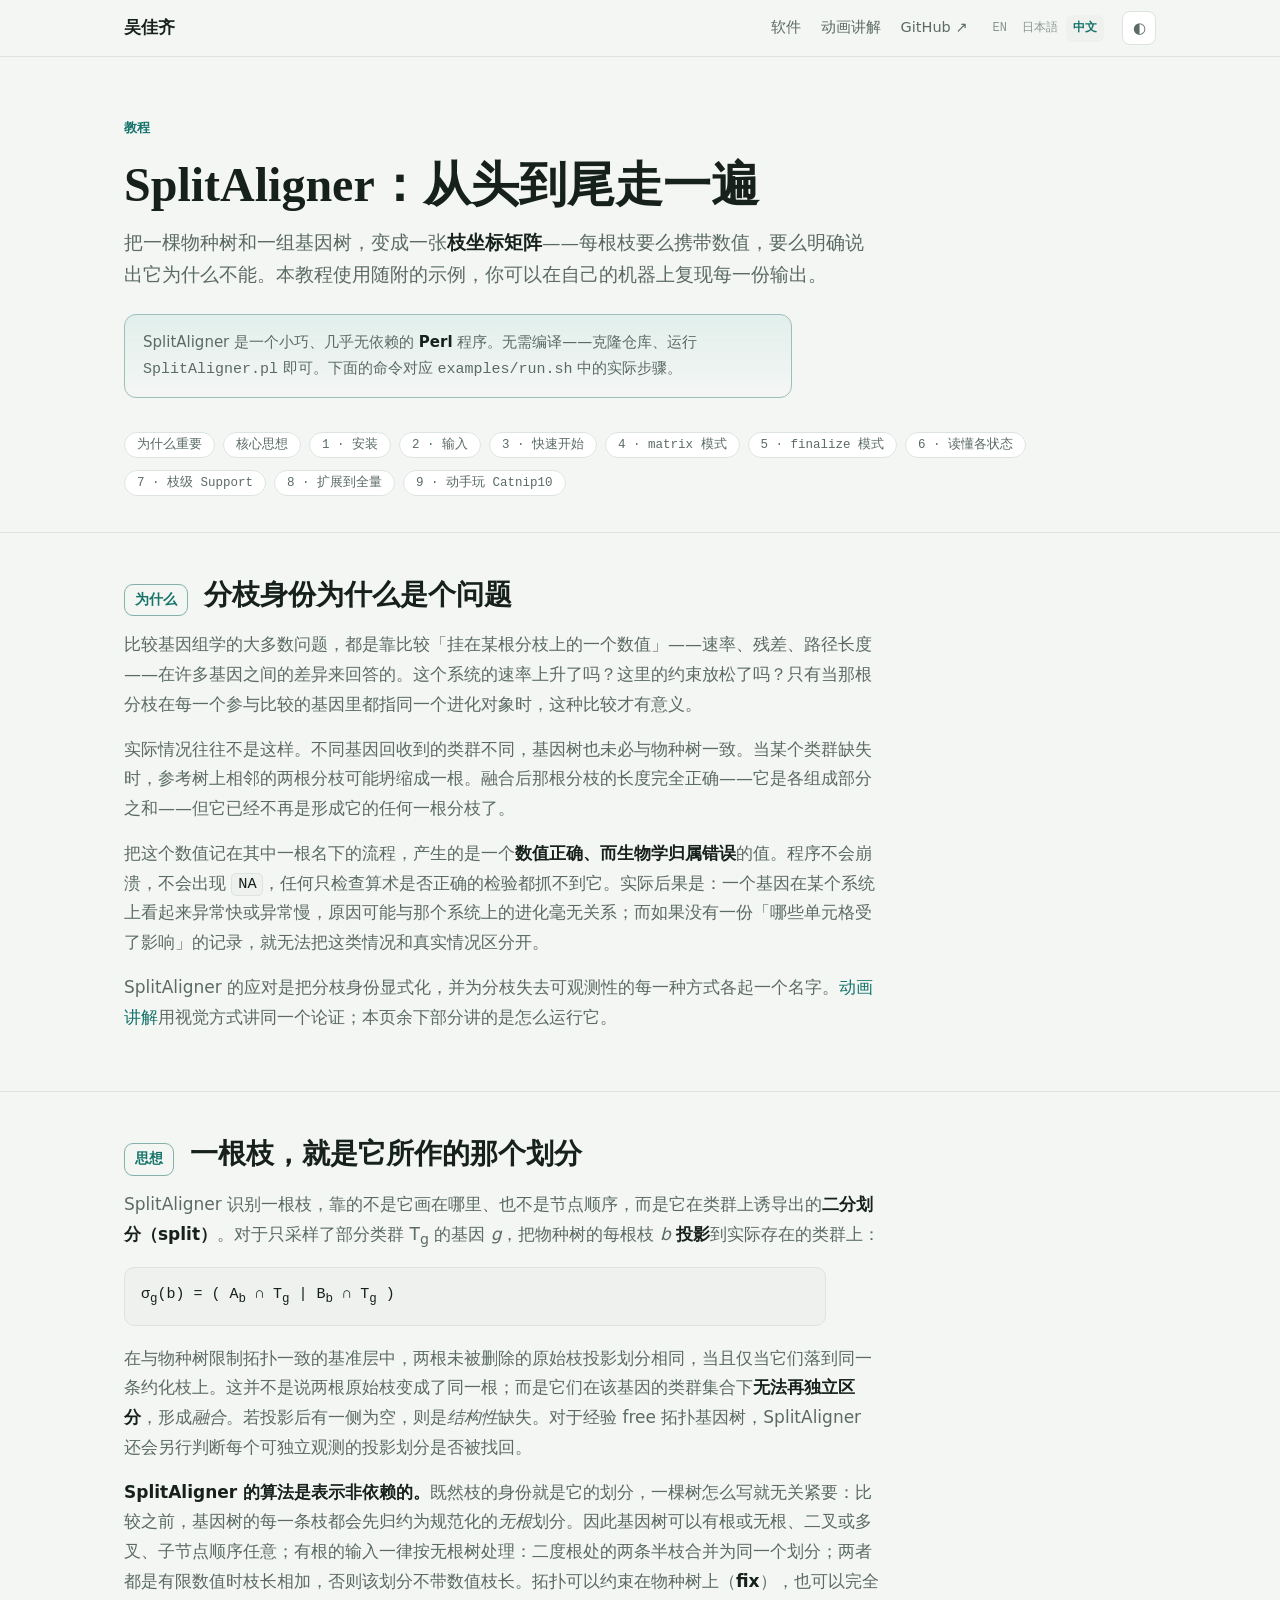
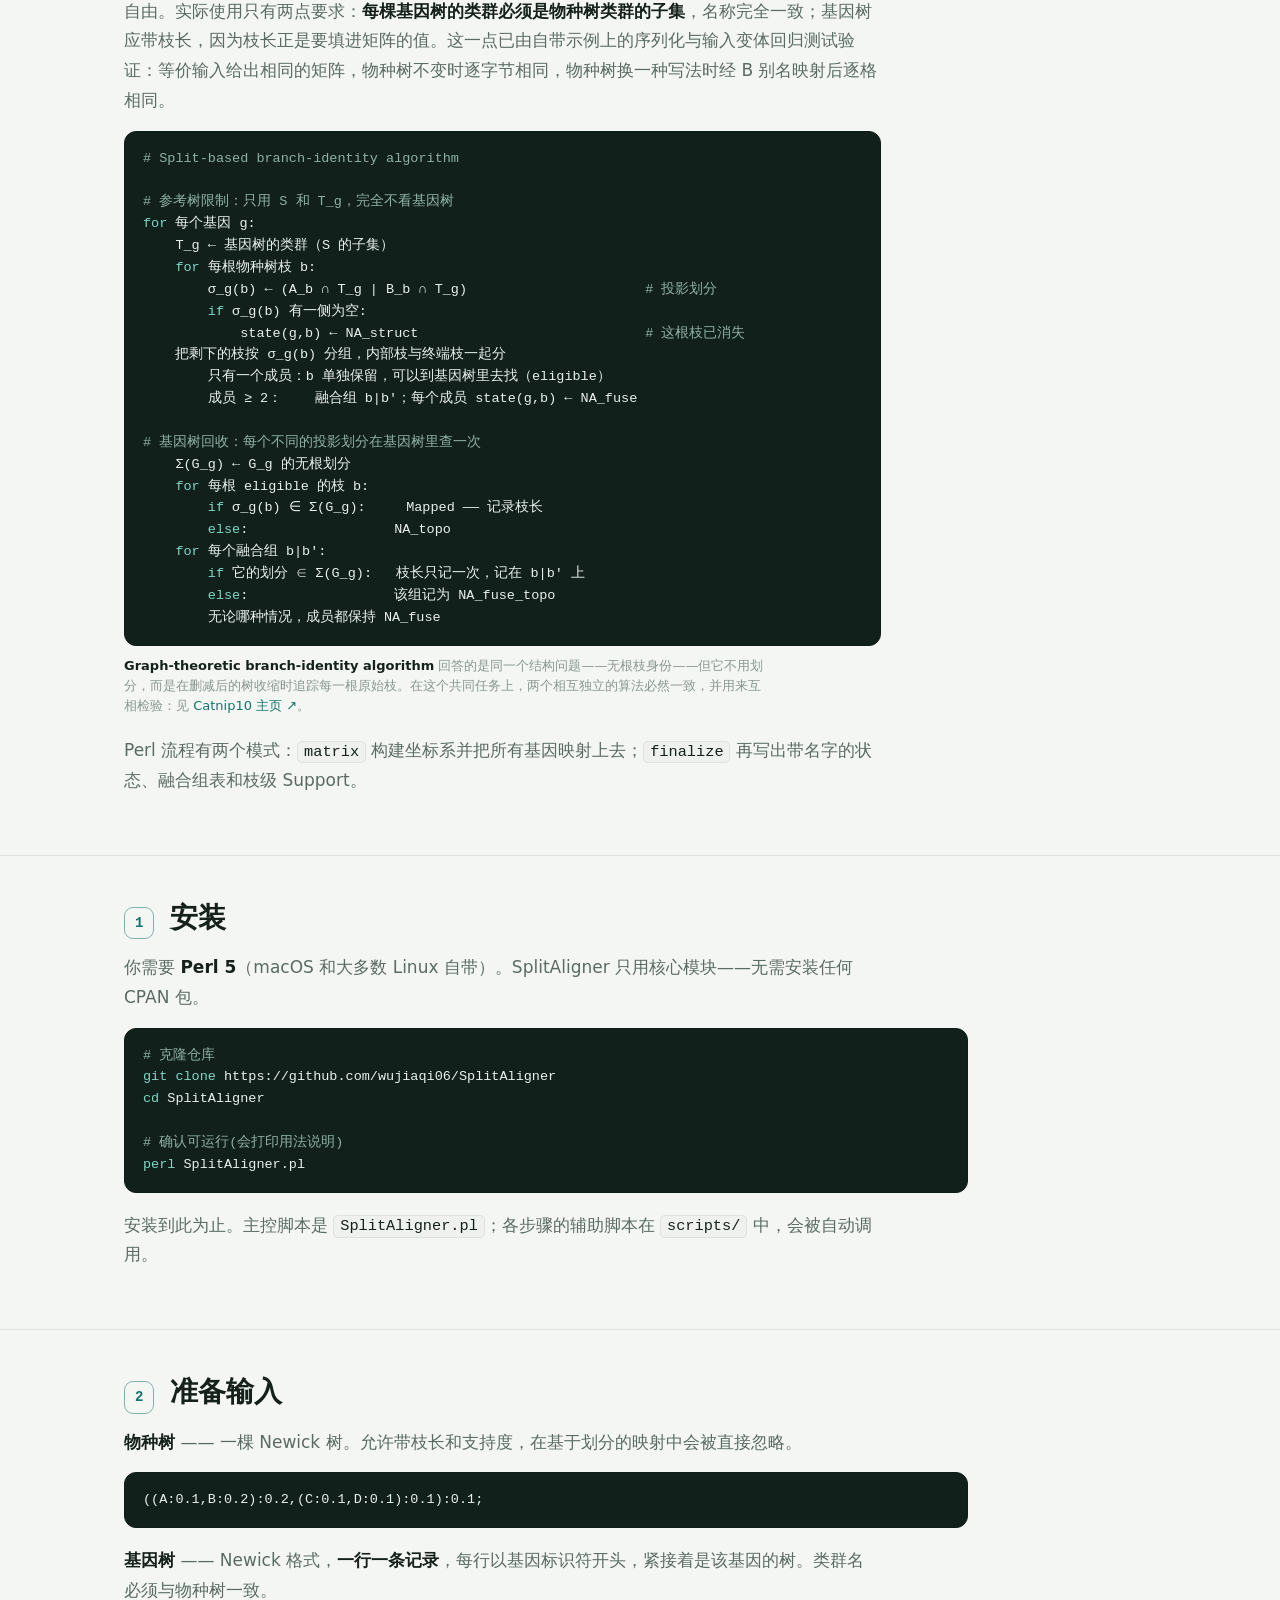
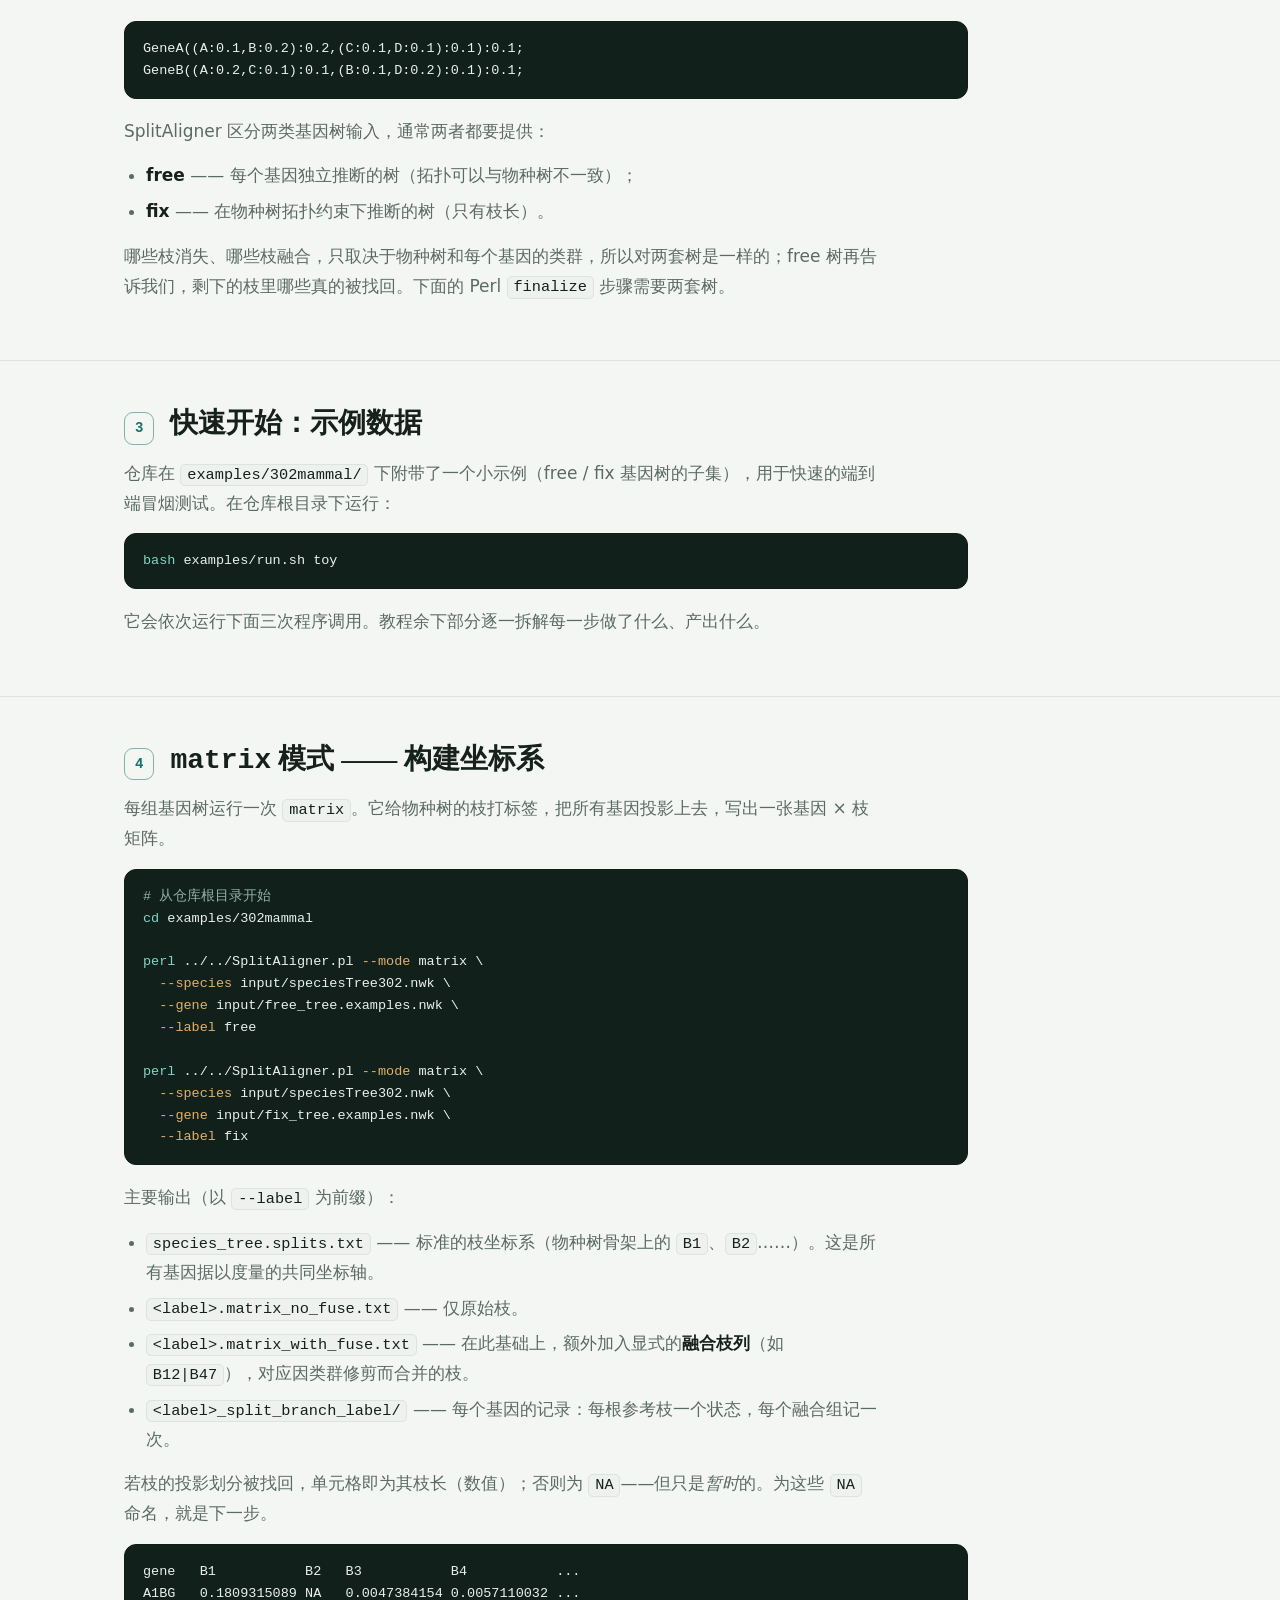
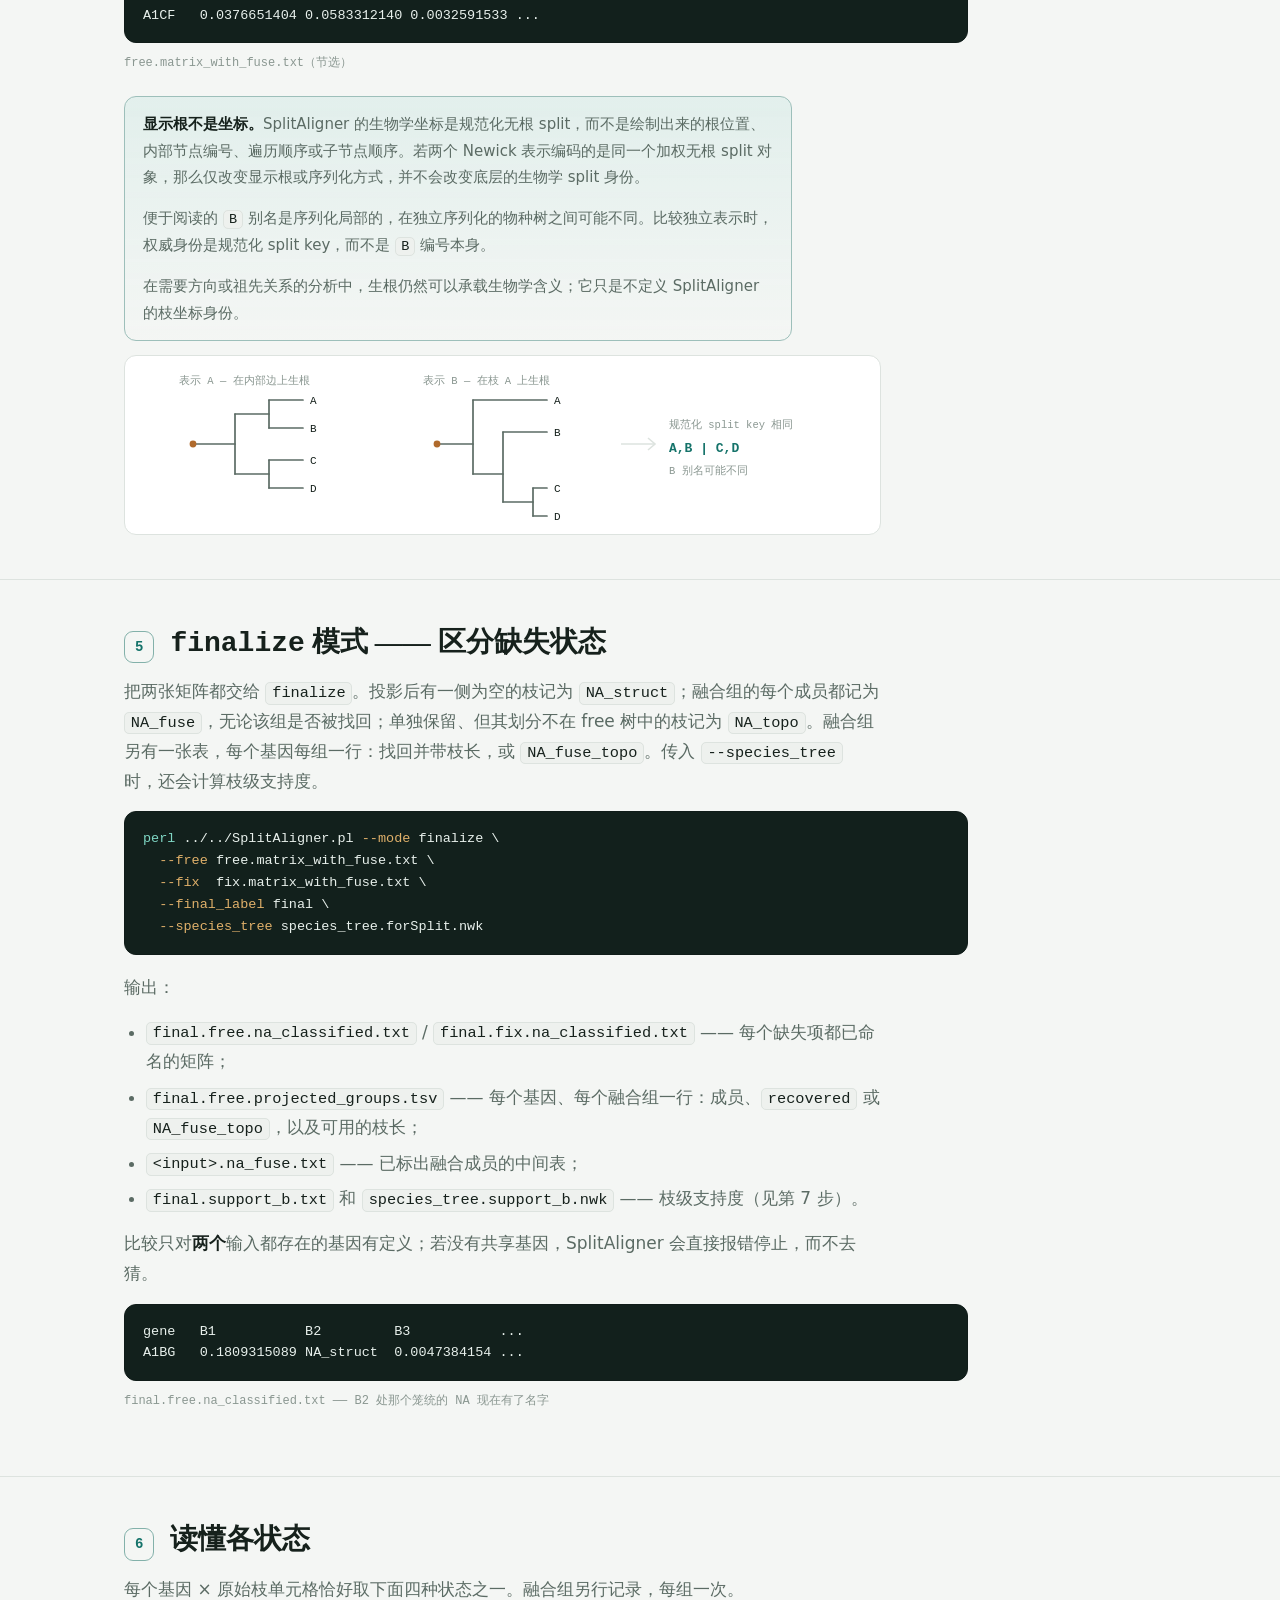
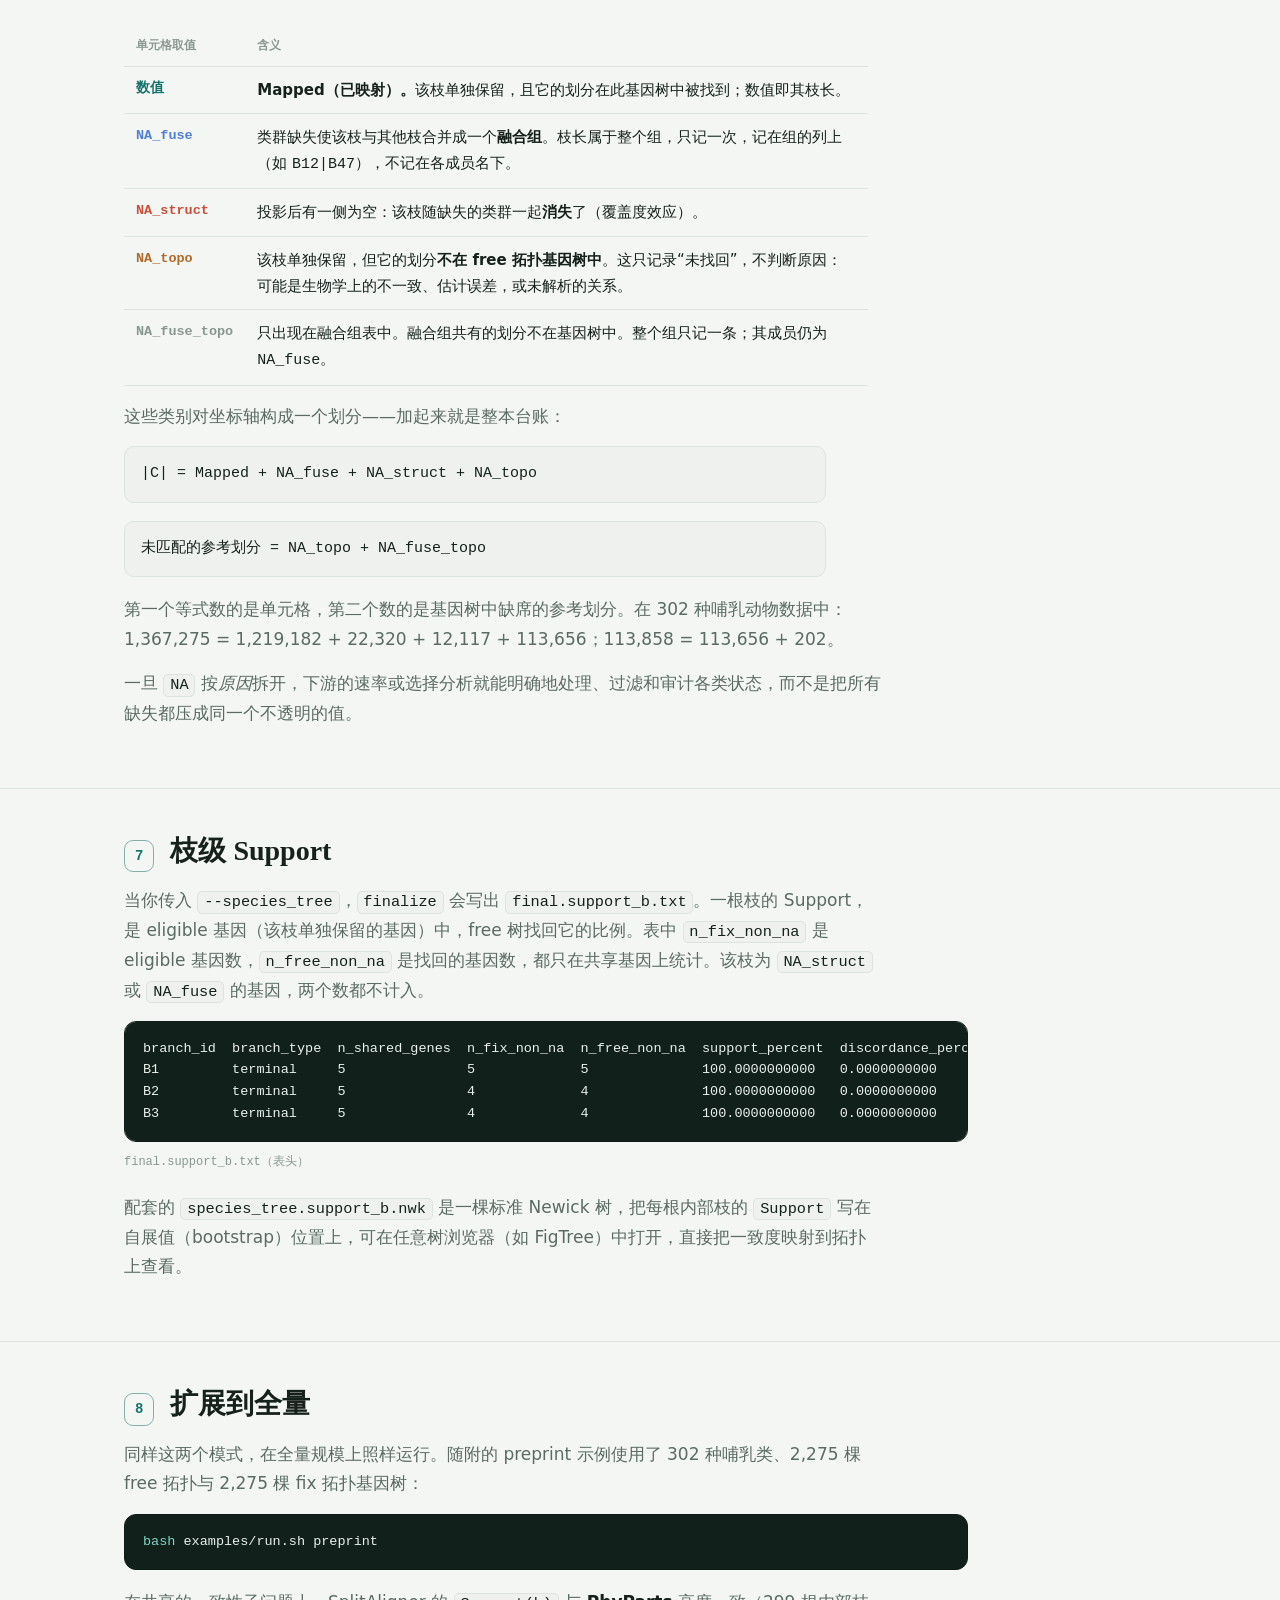
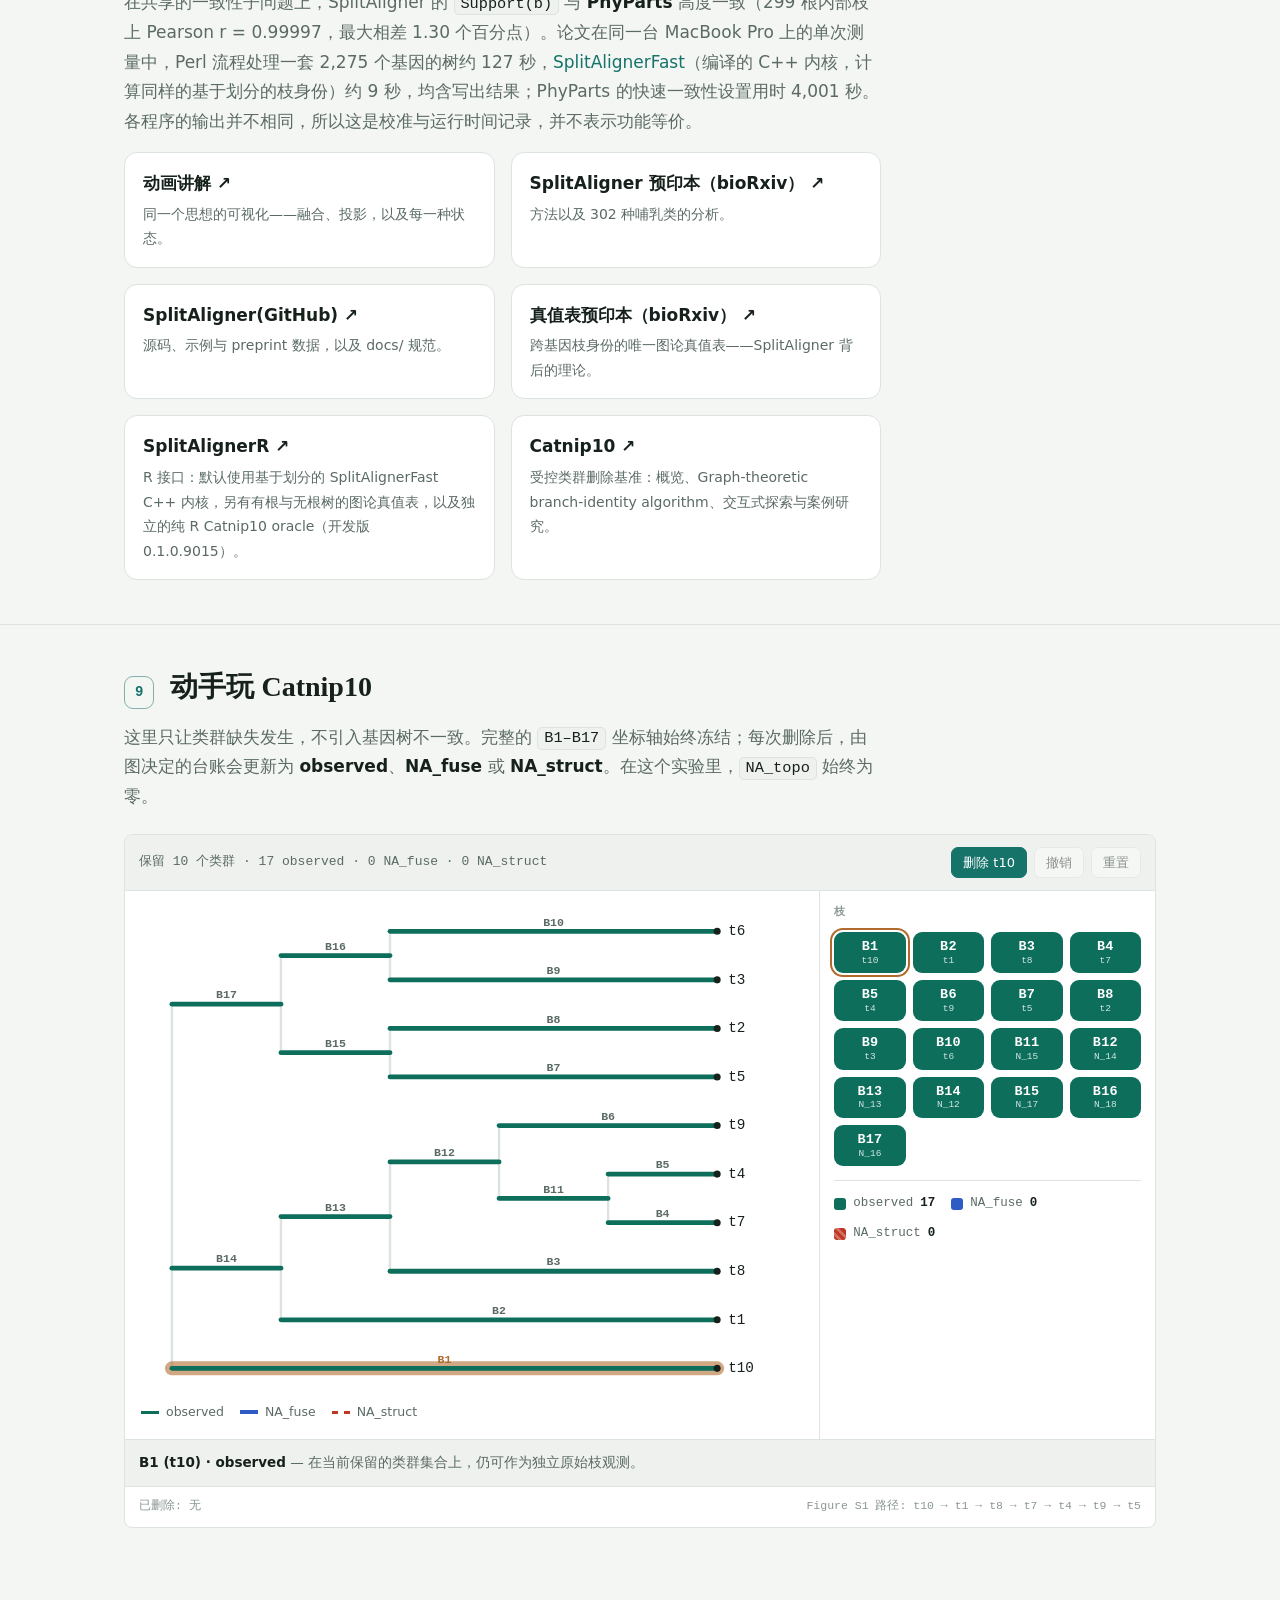
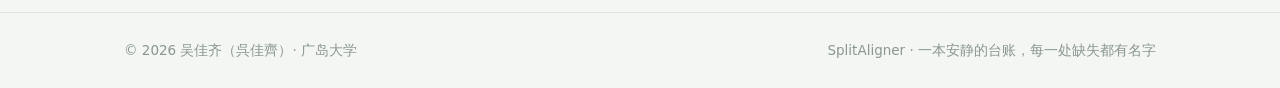
<file: splitaligner/SplitAligner_tutorial_zh.html>
<!doctype html>
<html lang="zh">
<head>
<meta charset="utf-8">
<meta name="viewport" content="width=device-width, initial-scale=1">
<link rel="icon" type="image/svg+xml" href="data:image/svg+xml,%3Csvg xmlns='http://www.w3.org/2000/svg' viewBox='0 0 32 32'%3E%3Crect width='32' height='32' rx='7' fill='%2315736a'/%3E%3Cpath d='M5 16h6M11 9v14M11 9h8M11 23h8M19 6v6M19 6h6M19 12h6M19 20v6M19 20h6M19 26h6' fill='none' stroke='%23fff' stroke-width='2.2' stroke-linecap='round'/%3E%3C/svg%3E">
<title>SplitAligner — 教程</title>
<meta name="description" content="SplitAligner 实操教程：安装、运行示例、生成枝坐标矩阵、读懂缺失状态与枝级 Support，并互动探索 Catnip10 benchmark。">
<link rel="stylesheet" href="catnip10_game.css">
<script src="catnip10_game_data.js" defer></script>
<script src="catnip10_game.js" defer></script>
<style>
  :root{
    --paper:#f4f6f4; --surface:#ffffff; --surface2:#eef1ee; --line:#dde3df;
    --ink:#16211c; --muted:#5b6b64; --faint:#8a9791;
    --accent:#15736a; --accent-2:#b06a2c; --accent-soft:#e2efec;
    --code-bg:#12201c; --code-ink:#e8f0ec; --code-faint:#8fb0a6;
    --serif:"Songti SC","Noto Serif CJK SC","Source Han Serif SC","Charter",Georgia,serif;
    --sans:ui-sans-serif,system-ui,-apple-system,"PingFang SC","Hiragino Sans GB","Microsoft YaHei","Segoe UI",Roboto,Helvetica,Arial,sans-serif;
    --mono:ui-monospace,"SF Mono","JetBrains Mono",Menlo,Consolas,monospace;
    --maxw:1080px;
  }
  @media (prefers-color-scheme:dark){
    :root{
      --paper:#0f1613; --surface:#151d19; --surface2:#1b241f; --line:#2a352f;
      --ink:#e7efea; --muted:#a2b1aa; --faint:#75847d;
      --accent:#4bb7a8; --accent-2:#d8974f; --accent-soft:#17302b;
      --code-bg:#0b1512; --code-ink:#dce7e2; --code-faint:#6f8f86;
    }
  }
  :root[data-theme="dark"]{
    --paper:#0f1613; --surface:#151d19; --surface2:#1b241f; --line:#2a352f;
    --ink:#e7efea; --muted:#a2b1aa; --faint:#75847d;
    --accent:#4bb7a8; --accent-2:#d8974f; --accent-soft:#17302b;
    --code-bg:#0b1512; --code-ink:#dce7e2; --code-faint:#6f8f86;
  }
  :root[data-theme="light"]{
    --paper:#f4f6f4; --surface:#ffffff; --surface2:#eef1ee; --line:#dde3df;
    --ink:#16211c; --muted:#5b6b64; --faint:#8a9791;
    --accent:#15736a; --accent-2:#b06a2c; --accent-soft:#e2efec;
    --code-bg:#12201c; --code-ink:#e8f0ec; --code-faint:#8fb0a6;
  }

  *{box-sizing:border-box}
  html{scroll-behavior:smooth}
  @media (prefers-reduced-motion:reduce){ html{scroll-behavior:auto} }
  body{margin:0; background:var(--paper); color:var(--ink); font-family:var(--sans);
    line-height:1.75; -webkit-font-smoothing:antialiased; font-size:17px}
  h1,h2,h3{font-family:var(--serif); font-weight:600; line-height:1.3; letter-spacing:0}
  a{color:var(--accent); text-decoration:none}
  a:hover{text-decoration:underline}
  .wrap{max-width:var(--maxw); margin:0 auto; padding:0 24px}
  .mono{font-family:var(--mono)}

  header.nav{position:sticky; top:0; z-index:50; backdrop-filter:saturate(1.4) blur(8px);
    background:color-mix(in srgb,var(--paper) 86%, transparent); border-bottom:1px solid var(--line)}
  .nav-inner{max-width:var(--maxw); margin:0 auto; padding:11px 24px; display:flex; align-items:center; gap:18px}
  .nav-name{font-family:var(--serif); font-weight:600; font-size:17px; margin-right:auto}
  .nav-name a{color:var(--ink)}
  .nav-links{display:flex; gap:20px; align-items:center}
  .nav-links a{color:var(--muted); font-size:14.5px}
  .nav-links a:hover,.nav-links a.active{color:var(--accent); text-decoration:none}
  .lang-switch{display:flex; gap:1px; align-items:center; font-family:var(--mono); font-size:12px}
  .lang-switch a{color:var(--faint); padding:3px 7px; border-radius:6px; text-decoration:none}
  .lang-switch a:hover{color:var(--accent)}
  .lang-switch a.cur{color:var(--accent); background:var(--surface2); font-weight:700}
  .theme-btn{border:1px solid var(--line); background:var(--surface); color:var(--muted); border-radius:8px;
    width:34px; height:34px; cursor:pointer; font-size:15px; display:grid; place-items:center}
  .theme-btn:hover{color:var(--accent); border-color:var(--accent)}
  .theme-btn:focus-visible{outline:2px solid var(--accent); outline-offset:2px}
  @media (max-width:720px){
    .nav-inner{padding:10px 16px; gap:8px}
    .nav-links{display:none}
    .nav-name,.lang-switch{white-space:nowrap}
    .lang-switch{margin-left:auto}
    .lang-switch a{padding:3px 5px}
    .theme-btn{flex:0 0 34px}
    .hero{padding:42px 0 24px}
  }

  .hero{padding:60px 0 30px}
  .eyebrow{font-size:13px; letter-spacing:0; color:var(--accent); font-weight:700}
  .hero h1{font-size:clamp(30px,4.6vw,48px); margin:.3em 0 .22em}
  .hero .sub{font-size:clamp(16px,1.6vw,18.5px); color:var(--muted); max-width:64ch; margin:0}
  .hero .sub em{color:var(--ink); font-style:normal; font-weight:600}
  .note{margin:22px 0 0; padding:14px 18px; border:1px solid color-mix(in srgb,var(--accent) 32%,var(--line));
    background:linear-gradient(180deg,var(--accent-soft),transparent); border-radius:12px;
    color:var(--muted); font-size:15px; max-width:70ch}
  .note strong{color:var(--ink)}
  .note p{margin:0 0 10px}
  .note p:last-child{margin:0}
  .repfig{margin:14px 0 0; padding:14px 12px; background:var(--surface); border:1px solid var(--line);
    border-radius:12px; overflow-x:auto}
  .repfig svg{display:block; width:100%; min-width:560px; max-width:660px; margin:0 auto; height:auto}
  .rf-e{fill:none; stroke:var(--muted); stroke-width:1.7; stroke-linecap:round}
  .rf-r{fill:var(--accent-2)}
  .rf-t{font-family:var(--mono); font-size:11px; fill:var(--ink)}
  .rf-cap{font-family:var(--mono); font-size:10.5px; fill:var(--faint)}
  .rf-key{font-family:var(--mono); font-size:13px; font-weight:700; fill:var(--accent)}
  .rf-a{fill:none; stroke:var(--line); stroke-width:1.6}

  .toc{margin:30px 0 6px; padding:0; list-style:none; display:flex; flex-wrap:wrap; gap:8px}
  .toc a{font-family:var(--mono); font-size:12.5px; color:var(--muted); border:1px solid var(--line);
    background:var(--surface); border-radius:999px; padding:5px 12px}
  .toc a:hover{color:var(--accent); border-color:var(--accent); text-decoration:none}

  main{padding-bottom:40px}
  .step{border-top:1px solid var(--line); padding:44px 0; scroll-margin-top:68px}
  .step-head{display:flex; align-items:baseline; gap:16px; margin-bottom:14px}
  .step-num{font-family:var(--mono); font-size:14px; font-weight:700; color:var(--accent);
    border:1px solid color-mix(in srgb,var(--accent) 45%,var(--line)); border-radius:9px;
    padding:3px 10px; white-space:nowrap}
  .step-head h2{font-size:clamp(21px,2.8vw,28px); margin:0}
  .prose{max-width:70ch; color:var(--muted)}
  .prose p{margin:0 0 15px}
  .prose strong{color:var(--ink)}
  .prose code{font-family:var(--mono); font-size:.9em; background:var(--surface2);
    border:1px solid var(--line); border-radius:5px; padding:.08em .38em; color:var(--ink)}
  .prose ul{max-width:70ch; margin:0 0 15px; padding-left:22px}
  .prose li{margin:6px 0}

  .code{position:relative; margin:0 0 18px; max-width:78ch}
  .code pre{margin:0; background:var(--code-bg); color:var(--code-ink); border-radius:12px;
    padding:16px 18px; overflow-x:auto; font-family:var(--mono); font-size:13.5px; line-height:1.62;
    border:1px solid color-mix(in srgb,#000 12%, var(--code-bg))}
  .code pre .c{color:var(--code-faint)}
  .code pre .k{color:#7fd6c4}
  .code pre .f{color:#e0b06a}
  .cap{font-family:var(--mono); font-size:12px; color:var(--faint); margin:-8px 0 20px}

  .states{max-width:78ch; border-collapse:collapse; margin:6px 0 16px; font-size:15px; width:100%}
  .states th,.states td{text-align:left; padding:10px 12px; border-bottom:1px solid var(--line); vertical-align:top}
  .states th{color:var(--faint); font-family:var(--mono); font-size:11.5px; letter-spacing:0; font-weight:700}
  .states td:first-child{font-family:var(--mono); font-size:13.5px; white-space:nowrap; font-weight:600}
  .st-map{color:var(--accent)}
  .st-fuse{color:#4f7fd0} .st-struct{color:#c8503a} .st-topo{color:var(--accent-2)} .st-res{color:var(--faint)}
  .tbl-scroll{overflow-x:auto}

  .identity{font-family:var(--mono); font-size:15px; background:var(--surface2); border:1px solid var(--line);
    border-radius:10px; padding:14px 16px; margin:2px 0 18px; max-width:78ch; color:var(--ink); overflow-x:auto}

  .next{display:grid; grid-template-columns:repeat(2,1fr); gap:16px; margin-top:8px; max-width:78ch}
  @media (max-width:640px){ .next{grid-template-columns:1fr} }
  .next a{display:block; background:var(--surface); border:1px solid var(--line); border-radius:13px;
    padding:16px 18px; color:var(--ink)}
  .next a:hover{border-color:var(--accent); text-decoration:none}
  .next .t{font-weight:600; margin-bottom:3px}
  .next .d{color:var(--muted); font-size:14px}

  footer{border-top:1px solid var(--line); padding:26px 0 44px; color:var(--faint); font-size:13.5px}
  footer .wrap{display:flex; flex-wrap:wrap; gap:10px 20px; justify-content:space-between}
</style>
</head>
<body>

<header class="nav">
  <div class="nav-inner">
    <span class="nav-name"><a href="../index_zh.html">吴佳齐</a></span>
    <nav class="nav-links">
      <a href="../index_zh.html#software">软件</a>
      <a href="SplitAligner_explainer_zh.html">动画讲解</a>
      <a href="https://github.com/wujiaqi06/SplitAligner" target="_blank" rel="noopener">GitHub ↗</a>
    </nav>
    <div class="lang-switch" aria-label="Language / 言語 / 语言"><a href="SplitAligner_tutorial.html">EN</a><a href="SplitAligner_tutorial_ja.html">日本語</a><a href="SplitAligner_tutorial_zh.html" class="cur">中文</a></div>
    <button class="theme-btn" id="themeBtn" title="切换浅色 / 深色" aria-label="切换配色主题">◐</button>
  </div>
</header>

<main>
<section class="hero">
  <div class="wrap">
    <div class="eyebrow">教程</div>
    <h1>SplitAligner：从头到尾走一遍</h1>
    <p class="sub">把一棵物种树和一组基因树，变成一张<em>枝坐标矩阵</em>——每根枝要么携带数值，要么明确说出它为什么不能。本教程使用随附的示例，你可以在自己的机器上复现每一份输出。</p>
    <div class="note">SplitAligner 是一个小巧、几乎无依赖的 <strong>Perl</strong> 程序。无需编译——克隆仓库、运行 <code>SplitAligner.pl</code> 即可。下面的命令对应 <code>examples/run.sh</code> 中的实际步骤。</div>
    <ul class="toc">
      <li><a href="#why">为什么重要</a></li>
      <li><a href="#idea">核心思想</a></li>
      <li><a href="#install">1 · 安装</a></li>
      <li><a href="#inputs">2 · 输入</a></li>
      <li><a href="#quickstart">3 · 快速开始</a></li>
      <li><a href="#matrix">4 · matrix 模式</a></li>
      <li><a href="#finalize">5 · finalize 模式</a></li>
      <li><a href="#states">6 · 读懂各状态</a></li>
      <li><a href="#support">7 · 枝级 Support</a></li>
      <li><a href="#scale">8 · 扩展到全量</a></li>
      <li><a href="#catnip10">9 · 动手玩 Catnip10</a></li>
    </ul>
  </div>
</section>

<section class="step" id="why">
  <div class="wrap">
    <div class="step-head"><span class="step-num">为什么</span><h2>分枝身份为什么是个问题</h2></div>
    <div class="prose">
      <p>比较基因组学的大多数问题，都是靠比较「挂在某根分枝上的一个数值」——速率、残差、路径长度——在许多基因之间的差异来回答的。这个系统的速率上升了吗？这里的约束放松了吗？只有当那根分枝在每一个参与比较的基因里都指同一个进化对象时，这种比较才有意义。</p>
      <p>实际情况往往不是这样。不同基因回收到的类群不同，基因树也未必与物种树一致。当某个类群缺失时，参考树上相邻的两根分枝可能坍缩成一根。融合后那根分枝的长度完全正确——它是各组成部分之和——但它已经不再是形成它的任何一根分枝了。</p>
      <p>把这个数值记在其中一根名下的流程，产生的是一个<strong>数值正确、而生物学归属错误</strong>的值。程序不会崩溃，不会出现 <code>NA</code>，任何只检查算术是否正确的检验都抓不到它。实际后果是：一个基因在某个系统上看起来异常快或异常慢，原因可能与那个系统上的进化毫无关系；而如果没有一份「哪些单元格受了影响」的记录，就无法把这类情况和真实情况区分开。</p>
      <p>SplitAligner 的应对是把分枝身份显式化，并为分枝失去可观测性的每一种方式各起一个名字。<a href="SplitAligner_explainer_zh.html">动画讲解</a>用视觉方式讲同一个论证；本页余下部分讲的是怎么运行它。</p>
    </div>
  </div>
</section>

<section class="step" id="idea">
  <div class="wrap">
    <div class="step-head"><span class="step-num">思想</span><h2>一根枝，就是它所作的那个划分</h2></div>
    <div class="prose">
      <p>SplitAligner 识别一根枝，靠的不是它画在哪里、也不是节点顺序，而是它在类群上诱导出的<strong>二分划分（split）</strong>。对于只采样了部分类群 T<sub>g</sub> 的基因 <em>g</em>，把物种树的每根枝 <em>b</em> <strong>投影</strong>到实际存在的类群上：</p>
      <div class="identity">σ<sub>g</sub>(b) = ( A<sub>b</sub> ∩ T<sub>g</sub>  |  B<sub>b</sub> ∩ T<sub>g</sub> )</div>
      <p>在与物种树限制拓扑一致的基准层中，两根未被删除的原始枝投影划分相同，当且仅当它们落到同一条约化枝上。这并不是说两根原始枝变成了同一根；而是它们在该基因的类群集合下<strong>无法再独立区分</strong>，形成<em>融合</em>。若投影后有一侧为空，则是<em>结构性</em>缺失。对于经验 free 拓扑基因树，SplitAligner 还会另行判断每个可独立观测的投影划分是否被找回。</p>

      <p><strong>SplitAligner 的算法是表示非依赖的。</strong>既然枝的身份就是它的划分，一棵树怎么写就无关紧要：比较之前，基因树的每一条枝都会先归约为规范化的<em>无根</em>划分。因此基因树可以有根或无根、二叉或多叉、子节点顺序任意；有根的输入一律按无根树处理：二度根处的两条半枝合并为同一个划分；两者都是有限数值时枝长相加，否则该划分不带数值枝长。拓扑可以约束在物种树上（<strong>fix</strong>），也可以完全自由。实际使用只有两点要求：<strong>每棵基因树的类群必须是物种树类群的子集</strong>，名称完全一致；基因树应带枝长，因为枝长正是要填进矩阵的值。这一点已由自带示例上的序列化与输入变体回归测试验证：等价输入给出相同的矩阵，物种树不变时逐字节相同，物种树换一种写法时经 B 别名映射后逐格相同。</p>

      <div class="code"><pre><span class="c"># Split-based branch-identity algorithm</span>

<span class="c"># 参考树限制：只用 S 和 T_g，完全不看基因树</span>
<span class="k">for</span> 每个基因 g:
    T_g ← 基因树的类群（S 的子集）
    <span class="k">for</span> 每根物种树枝 b:
        σ_g(b) ← (A_b ∩ T_g | B_b ∩ T_g)                      <span class="c"># 投影划分</span>
        <span class="k">if</span> σ_g(b) 有一侧为空:
            state(g,b) ← NA_struct                            <span class="c"># 这根枝已消失</span>
    把剩下的枝按 σ_g(b) 分组，内部枝与终端枝一起分
        只有一个成员：b 单独保留，可以到基因树里去找（eligible）
        成员 ≥ 2：    融合组 b|b'；每个成员 state(g,b) ← NA_fuse

<span class="c"># 基因树回收：每个不同的投影划分在基因树里查一次</span>
    Σ(G_g) ← G_g 的无根划分
    <span class="k">for</span> 每根 eligible 的枝 b:
        <span class="k">if</span> σ_g(b) ∈ Σ(G_g):     Mapped —— 记录枝长
        <span class="k">else</span>:                  NA_topo
    <span class="k">for</span> 每个融合组 b|b':
        <span class="k">if</span> 它的划分 ∈ Σ(G_g):   枝长只记一次，记在 b|b' 上
        <span class="k">else</span>:                  该组记为 NA_fuse_topo
        无论哪种情况，成员都保持 NA_fuse</pre></div>
      <div class="cap" style="font-family:var(--sans); font-size:13px; line-height:1.55; max-width:78ch"><strong>Graph-theoretic branch-identity algorithm</strong> 回答的是同一个结构问题——无根枝身份——但它不用划分，而是在删减后的树收缩时追踪每一根原始枝。在这个共同任务上，两个相互独立的算法必然一致，并用来互相检验：见 <a href="../catnip10/index_zh.html#oracle">Catnip10 主页 ↗</a>。</div>
      <p>Perl 流程有两个模式：<code>matrix</code> 构建坐标系并把所有基因映射上去；<code>finalize</code> 再写出带名字的状态、融合组表和枝级 Support。</p>
    </div>
  </div>
</section>

<section class="step" id="install">
  <div class="wrap">
    <div class="step-head"><span class="step-num">1</span><h2>安装</h2></div>
    <div class="prose">
      <p>你需要 <strong>Perl 5</strong>（macOS 和大多数 Linux 自带）。SplitAligner 只用核心模块——无需安装任何 CPAN 包。</p>
    </div>
    <div class="code"><pre><span class="c"># 克隆仓库</span>
<span class="k">git clone</span> https://github.com/wujiaqi06/SplitAligner
<span class="k">cd</span> SplitAligner

<span class="c"># 确认可运行(会打印用法说明)</span>
<span class="k">perl</span> SplitAligner.pl</pre></div>
    <div class="prose">
      <p>安装到此为止。主控脚本是 <code>SplitAligner.pl</code>；各步骤的辅助脚本在 <code>scripts/</code> 中，会被自动调用。</p>
    </div>
  </div>
</section>

<section class="step" id="inputs">
  <div class="wrap">
    <div class="step-head"><span class="step-num">2</span><h2>准备输入</h2></div>
    <div class="prose">
      <p><strong>物种树</strong> —— 一棵 Newick 树。允许带枝长和支持度，在基于划分的映射中会被直接忽略。</p>
    </div>
    <div class="code"><pre>((A:0.1,B:0.2):0.2,(C:0.1,D:0.1):0.1):0.1;</pre></div>
    <div class="prose">
      <p><strong>基因树</strong> —— Newick 格式，<strong>一行一条记录</strong>，每行以基因标识符开头，紧接着是该基因的树。类群名必须与物种树一致。</p>
    </div>
    <div class="code"><pre>GeneA((A:0.1,B:0.2):0.2,(C:0.1,D:0.1):0.1):0.1;
GeneB((A:0.2,C:0.1):0.1,(B:0.1,D:0.2):0.1):0.1;</pre></div>
    <div class="prose">
      <p>SplitAligner 区分两类基因树输入，通常两者都要提供：</p>
      <ul>
        <li><strong>free</strong> —— 每个基因独立推断的树（拓扑可以与物种树不一致）；</li>
        <li><strong>fix</strong> —— 在物种树拓扑约束下推断的树（只有枝长）。</li>
      </ul>
      <p>哪些枝消失、哪些枝融合，只取决于物种树和每个基因的类群，所以对两套树是一样的；free 树再告诉我们，剩下的枝里哪些真的被找回。下面的 Perl <code>finalize</code> 步骤需要两套树。</p>
    </div>
  </div>
</section>

<section class="step" id="quickstart">
  <div class="wrap">
    <div class="step-head"><span class="step-num">3</span><h2>快速开始：示例数据</h2></div>
    <div class="prose">
      <p>仓库在 <code>examples/302mammal/</code> 下附带了一个小示例（free / fix 基因树的子集），用于快速的端到端冒烟测试。在仓库根目录下运行：</p>
    </div>
    <div class="code"><pre><span class="k">bash</span> examples/run.sh toy</pre></div>
    <div class="prose">
      <p>它会依次运行下面三次程序调用。教程余下部分逐一拆解每一步做了什么、产出什么。</p>
    </div>
  </div>
</section>

<section class="step" id="matrix">
  <div class="wrap">
    <div class="step-head"><span class="step-num">4</span><h2><span class="mono">matrix</span> 模式 —— 构建坐标系</h2></div>
    <div class="prose">
      <p>每组基因树运行一次 <code>matrix</code>。它给物种树的枝打标签，把所有基因投影上去，写出一张基因 × 枝矩阵。</p>
    </div>
    <div class="code"><pre><span class="c"># 从仓库根目录开始</span>
<span class="k">cd</span> examples/302mammal

<span class="k">perl</span> ../../SplitAligner.pl <span class="f">--mode</span> matrix \
  <span class="f">--species</span> input/speciesTree302.nwk \
  <span class="f">--gene</span> input/free_tree.examples.nwk \
  <span class="f">--label</span> free

<span class="k">perl</span> ../../SplitAligner.pl <span class="f">--mode</span> matrix \
  <span class="f">--species</span> input/speciesTree302.nwk \
  <span class="f">--gene</span> input/fix_tree.examples.nwk \
  <span class="f">--label</span> fix</pre></div>
    <div class="prose">
      <p>主要输出（以 <code>--label</code> 为前缀）：</p>
      <ul>
        <li><code>species_tree.splits.txt</code> —— 标准的枝坐标系（物种树骨架上的 <code>B1</code>、<code>B2</code>……）。这是所有基因据以度量的共同坐标轴。</li>
        <li><code>&lt;label&gt;.matrix_no_fuse.txt</code> —— 仅原始枝。</li>
        <li><code>&lt;label&gt;.matrix_with_fuse.txt</code> —— 在此基础上，额外加入显式的<strong>融合枝列</strong>（如 <code>B12|B47</code>），对应因类群修剪而合并的枝。</li>
        <li><code>&lt;label&gt;_split_branch_label/</code> —— 每个基因的记录：每根参考枝一个状态，每个融合组记一次。</li>
      </ul>
      <p>若枝的投影划分被找回，单元格即为其枝长（数值）；否则为 <code>NA</code>——但只是<em>暂时</em>的。为这些 <code>NA</code> 命名，就是下一步。</p>
    </div>
    <div class="code"><pre>gene   B1           B2   B3           B4           ...
A1BG   0.1809315089 NA   0.0047384154 0.0057110032 ...
A1CF   0.0376651404 0.0583312140 0.0032591533 ...</pre></div>
    <div class="cap">free.matrix_with_fuse.txt（节选）</div>
    <div class="prose">
      <div class="note">
        <p><strong>显示根不是坐标。</strong>SplitAligner 的生物学坐标是规范化无根 split，而不是绘制出来的根位置、内部节点编号、遍历顺序或子节点顺序。若两个 Newick 表示编码的是同一个加权无根 split 对象，那么仅改变显示根或序列化方式，并不会改变底层的生物学 split 身份。</p>
        <p>便于阅读的 <code>B</code> 别名是序列化局部的，在独立序列化的物种树之间可能不同。比较独立表示时，权威身份是规范化 split key，而不是 <code>B</code> 编号本身。</p>
        <p>在需要方向或祖先关系的分析中，生根仍然可以承载生物学含义；它只是不定义 SplitAligner 的枝坐标身份。</p>
      </div>      <div class="repfig">
        <svg viewBox="0 0 660 150" role="img" aria-label="Two Newick renderings of the same unrooted four-taxon tree: one rooted on the internal edge, one rooted on the A branch. Both induce the same canonical split A,B versus C,D.">
          <text class="rf-cap" x="6" y="14">表示 A — 在内部边上生根</text>
          <g>
            <path class="rf-e" d="M20 74 H62"/><path class="rf-e" d="M62 44 V104"/>
            <path class="rf-e" d="M62 44 H96"/><path class="rf-e" d="M96 30 V58"/><path class="rf-e" d="M96 30 H130"/><path class="rf-e" d="M96 58 H130"/>
            <path class="rf-e" d="M62 104 H96"/><path class="rf-e" d="M96 90 V118"/><path class="rf-e" d="M96 90 H130"/><path class="rf-e" d="M96 118 H130"/>
            <circle class="rf-r" cx="20" cy="74" r="3.4"/>
            <text class="rf-t" x="137" y="34">A</text><text class="rf-t" x="137" y="62">B</text>
            <text class="rf-t" x="137" y="94">C</text><text class="rf-t" x="137" y="122">D</text>
          </g>
          <text class="rf-cap" x="250" y="14">表示 B — 在枝 A 上生根</text>
          <g>
            <path class="rf-e" d="M264 74 H300"/><path class="rf-e" d="M300 30 V104"/><path class="rf-e" d="M300 30 H374"/>
            <path class="rf-e" d="M300 104 H330"/><path class="rf-e" d="M330 62 V132"/><path class="rf-e" d="M330 62 H374"/>
            <path class="rf-e" d="M330 132 H360"/><path class="rf-e" d="M360 118 V146"/><path class="rf-e" d="M360 118 H374"/><path class="rf-e" d="M360 146 H374"/>
            <circle class="rf-r" cx="264" cy="74" r="3.4"/>
            <text class="rf-t" x="381" y="34">A</text><text class="rf-t" x="381" y="66">B</text>
            <text class="rf-t" x="381" y="122">C</text><text class="rf-t" x="381" y="150">D</text>
          </g>
          <path class="rf-a" d="M448 74 H482"/><path class="rf-a" d="M475 68 L482 74 L475 80"/>
          <text class="rf-cap" x="496" y="58">规范化 split key 相同</text>
          <text class="rf-key" x="496" y="82">A,B | C,D</text>
          <text class="rf-cap" x="496" y="104">B 别名可能不同</text>
        </svg>
      </div>
    </div>
  </div>
</section>

<section class="step" id="finalize">
  <div class="wrap">
    <div class="step-head"><span class="step-num">5</span><h2><span class="mono">finalize</span> 模式 —— 区分缺失状态</h2></div>
    <div class="prose">
      <p>把两张矩阵都交给 <code>finalize</code>。投影后有一侧为空的枝记为 <code>NA_struct</code>；融合组的每个成员都记为 <code>NA_fuse</code>，无论该组是否被找回；单独保留、但其划分不在 free 树中的枝记为 <code>NA_topo</code>。融合组另有一张表，每个基因每组一行：找回并带枝长，或 <code>NA_fuse_topo</code>。传入 <code>--species_tree</code> 时，还会计算枝级支持度。</p>
    </div>
    <div class="code"><pre><span class="k">perl</span> ../../SplitAligner.pl <span class="f">--mode</span> finalize \
  <span class="f">--free</span> free.matrix_with_fuse.txt \
  <span class="f">--fix</span>  fix.matrix_with_fuse.txt \
  <span class="f">--final_label</span> final \
  <span class="f">--species_tree</span> species_tree.forSplit.nwk</pre></div>
    <div class="prose">
      <p>输出：</p>
      <ul>
        <li><code>final.free.na_classified.txt</code> / <code>final.fix.na_classified.txt</code> —— 每个缺失项都已命名的矩阵；</li>
        <li><code>final.free.projected_groups.tsv</code> —— 每个基因、每个融合组一行：成员、<code>recovered</code> 或 <code>NA_fuse_topo</code>，以及可用的枝长；</li>
        <li><code>&lt;input&gt;.na_fuse.txt</code> —— 已标出融合成员的中间表；</li>
        <li><code>final.support_b.txt</code> 和 <code>species_tree.support_b.nwk</code> —— 枝级支持度（见第 7 步）。</li>
      </ul>
      <p>比较只对<strong>两个</strong>输入都存在的基因有定义；若没有共享基因，SplitAligner 会直接报错停止，而不去猜。</p>
    </div>
    <div class="code"><pre>gene   B1           B2         B3           ...
A1BG   0.1809315089 NA_struct  0.0047384154 ...</pre></div>
    <div class="cap">final.free.na_classified.txt —— B2 处那个笼统的 NA 现在有了名字</div>
  </div>
</section>

<section class="step" id="states">
  <div class="wrap">
    <div class="step-head"><span class="step-num">6</span><h2>读懂各状态</h2></div>
    <div class="prose">
      <p>每个基因 × 原始枝单元格恰好取下面四种状态之一。融合组另行记录，每组一次。</p>
    </div>
    <div class="tbl-scroll">
    <table class="states">
      <thead><tr><th>单元格取值</th><th>含义</th></tr></thead>
      <tbody>
        <tr><td class="st-map">数值</td><td><strong>Mapped（已映射）。</strong>该枝单独保留，且它的划分在此基因树中被找到；数值即其枝长。</td></tr>
        <tr><td class="st-fuse">NA_fuse</td><td>类群缺失使该枝与其他枝合并成一个<strong>融合组</strong>。枝长属于整个组，只记一次，记在组的列上（如 <code>B12|B47</code>），不记在各成员名下。</td></tr>
        <tr><td class="st-struct">NA_struct</td><td>投影后有一侧为空：该枝随缺失的类群一起<strong>消失</strong>了（覆盖度效应）。</td></tr>
        <tr><td class="st-topo">NA_topo</td><td>该枝单独保留，但它的划分<strong>不在 free 拓扑基因树中</strong>。这只记录“未找回”，不判断原因：可能是生物学上的不一致、估计误差，或未解析的关系。</td></tr>
        <tr><td class="st-res">NA_fuse_topo</td><td>只出现在融合组表中。融合组共有的划分不在基因树中。整个组只记一条；其成员仍为 <code>NA_fuse</code>。</td></tr>
      </tbody>
    </table>
    </div>
    <div class="prose">
      <p>这些类别对坐标轴构成一个划分——加起来就是整本台账：</p>
      <div class="identity">|C| = Mapped + NA_fuse + NA_struct + NA_topo</div>
      <div class="identity">未匹配的参考划分 = NA_topo + NA_fuse_topo</div>
      <p>第一个等式数的是单元格，第二个数的是基因树中缺席的参考划分。在 302 种哺乳动物数据中：1,367,275 = 1,219,182 + 22,320 + 12,117 + 113,656；113,858 = 113,656 + 202。</p>
      <p>一旦 <code>NA</code> 按<em>原因</em>拆开，下游的速率或选择分析就能明确地处理、过滤和审计各类状态，而不是把所有缺失都压成同一个不透明的值。</p>
    </div>
  </div>
</section>

<section class="step" id="support">
  <div class="wrap">
    <div class="step-head"><span class="step-num">7</span><h2>枝级 Support</h2></div>
    <div class="prose">
      <p>当你传入 <code>--species_tree</code>，<code>finalize</code> 会写出 <code>final.support_b.txt</code>。一根枝的 Support，是 eligible 基因（该枝单独保留的基因）中，free 树找回它的比例。表中 <code>n_fix_non_na</code> 是 eligible 基因数，<code>n_free_non_na</code> 是找回的基因数，都只在共享基因上统计。该枝为 <code>NA_struct</code> 或 <code>NA_fuse</code> 的基因，两个数都不计入。</p>
    </div>
    <div class="code"><pre>branch_id  branch_type  n_shared_genes  n_fix_non_na  n_free_non_na  support_percent  discordance_percent
B1         terminal     5               5             5              100.0000000000   0.0000000000
B2         terminal     5               4             4              100.0000000000   0.0000000000
B3         terminal     5               4             4              100.0000000000   0.0000000000</pre></div>
    <div class="cap">final.support_b.txt（表头）</div>
    <div class="prose">
      <p>配套的 <code>species_tree.support_b.nwk</code> 是一棵标准 Newick 树，把每根内部枝的 <code>Support</code> 写在自展值（bootstrap）位置上，可在任意树浏览器（如 FigTree）中打开，直接把一致度映射到拓扑上查看。</p>
    </div>
  </div>
</section>

<section class="step" id="scale">
  <div class="wrap">
    <div class="step-head"><span class="step-num">8</span><h2>扩展到全量</h2></div>
    <div class="prose">
      <p>同样这两个模式，在全量规模上照样运行。随附的 preprint 示例使用了 302 种哺乳类、2,275 棵 free 拓扑与 2,275 棵 fix 拓扑基因树：</p>
    </div>
    <div class="code"><pre><span class="k">bash</span> examples/run.sh preprint</pre></div>
    <div class="prose">
      <p>在共享的一致性子问题上，SplitAligner 的 <code>Support(b)</code> 与 <strong>PhyParts</strong> 高度一致（299 根内部枝上 Pearson r = 0.99997，最大相差 1.30 个百分点）。论文在同一台 MacBook Pro 上的单次测量中，Perl 流程处理一套 2,275 个基因的树约 127 秒，<a href="https://github.com/wujiaqi06/SplitAligner#splitalignerfast" target="_blank" rel="noopener">SplitAlignerFast</a>（编译的 C++ 内核，计算同样的基于划分的枝身份）约 9 秒，均含写出结果；PhyParts 的快速一致性设置用时 4,001 秒。各程序的输出并不相同，所以这是校准与运行时间记录，并不表示功能等价。</p>
      <div class="next">
        <a href="SplitAligner_explainer_zh.html"><div class="t">动画讲解 ↗</div><div class="d">同一个思想的可视化——融合、投影，以及每一种状态。</div></a>
        <a href="https://doi.org/10.64898/2026.02.24.707838" target="_blank" rel="noopener"><div class="t">SplitAligner 预印本（bioRxiv） ↗</div><div class="d">方法以及 302 种哺乳类的分析。</div></a>
        <a href="https://github.com/wujiaqi06/SplitAligner" target="_blank" rel="noopener"><div class="t">SplitAligner(GitHub) ↗</div><div class="d">源码、示例与 preprint 数据，以及 docs/ 规范。</div></a>
        <a href="https://doi.org/10.64898/2026.07.22.740066" target="_blank" rel="noopener"><div class="t">真值表预印本（bioRxiv） ↗</div><div class="d">跨基因枝身份的唯一图论真值表——SplitAligner 背后的理论。</div></a>
        <a href="https://github.com/wujiaqi06/SplitAlignerR" target="_blank" rel="noopener"><div class="t">SplitAlignerR ↗</div><div class="d">R 接口：默认使用基于划分的 SplitAlignerFast C++ 内核，另有有根与无根树的图论真值表，以及独立的纯 R Catnip10 oracle（开发版 0.1.0.9015）。</div></a>
        <a href="../catnip10/index_zh.html"><div class="t">Catnip10 ↗</div><div class="d">受控类群删除基准：概览、Graph-theoretic branch-identity algorithm、交互式探索与案例研究。</div></a>
      </div>
    </div>
  </div>
</section>

<section class="step" id="catnip10">
  <div class="wrap">
    <div class="step-head"><span class="step-num">9</span><h2>动手玩 Catnip10</h2></div>
    <div class="prose">
      <p>这里只让类群缺失发生，不引入基因树不一致。完整的 <code>B1–B17</code> 坐标轴始终冻结；每次删除后，由图决定的台账会更新为 <strong>observed</strong>、<strong>NA_fuse</strong> 或 <strong>NA_struct</strong>。在这个实验里，<code>NA_topo</code> 始终为零。</p>
    </div>
    <div class="catnip-game" data-lang="zh"><noscript>Catnip10 互动需要启用 JavaScript。</noscript></div>
  </div>
</section>
</main>

<footer>
  <div class="wrap">
    <span>© <span id="yr"></span> 吴佳齐（呉佳齊）· 广岛大学</span>
    <span>SplitAligner · 一本安静的台账，每一处缺失都有名字</span>
  </div>
</footer>

<script>
"use strict";
const root = document.documentElement, tb = document.getElementById("themeBtn");
tb.addEventListener("click", ()=>{
  const cur = root.getAttribute("data-theme")
    || (matchMedia("(prefers-color-scheme:dark)").matches ? "dark":"light");
  root.setAttribute("data-theme", cur==="dark" ? "light":"dark");
});
document.getElementById("yr").textContent = new Date().getFullYear();
</script>
</body>
</html>
</file>
<file: splitaligner/catnip10_game.css>
.catnip-game{
  --cat-observed:#0c6e5b;
  --cat-fuse:#2f5cc4;
  --cat-struct:#bf3625;
  --cat-selected:var(--accent-2);
  margin-top:22px;
  border:1px solid var(--line);
  border-radius:8px;
  background:var(--surface);
  overflow:hidden;
}

@media (prefers-color-scheme:dark){
  .catnip-game{--cat-observed:#3cc0a6; --cat-fuse:#8ab4f2; --cat-struct:#f28a8a}
}
:root[data-theme="dark"] .catnip-game{--cat-observed:#3cc0a6; --cat-fuse:#8ab4f2; --cat-struct:#f28a8a}
:root[data-theme="light"] .catnip-game{--cat-observed:#0c6e5b; --cat-fuse:#2f5cc4; --cat-struct:#bf3625}

.catnip-toolbar{
  display:flex;
  align-items:center;
  justify-content:space-between;
  gap:12px;
  padding:12px 14px;
  border-bottom:1px solid var(--line);
  background:var(--surface2);
}
.catnip-status{font-family:var(--mono); font-size:13px; color:var(--muted)}
.catnip-actions{display:flex; align-items:center; gap:7px; flex-wrap:wrap}
.catnip-action{
  border:1px solid var(--line);
  border-radius:7px;
  background:var(--surface);
  color:var(--ink);
  padding:7px 11px;
  font:500 13px/1.2 var(--sans);
  cursor:pointer;
}
.catnip-action:hover:not(:disabled){border-color:var(--accent); color:var(--accent)}
.catnip-action.primary{background:var(--accent); border-color:var(--accent); color:#fff}
.catnip-action.primary:hover:not(:disabled){background:color-mix(in srgb,var(--accent) 88%,#000); color:#fff}
.catnip-action:disabled{cursor:not-allowed; opacity:.45}
.catnip-action:focus-visible{outline:2px solid var(--accent); outline-offset:2px}

.catnip-grid{display:grid; grid-template-columns:minmax(0,1.35fr) minmax(280px,.65fr)}
.catnip-tree-pane{min-width:0; padding:16px; border-right:1px solid var(--line)}
.catnip-tree{
  display:block;
  width:100%;
  height:auto;
  aspect-ratio:600/440;
  overflow:visible;
}
.catnip-connector{fill:none; stroke:var(--line); stroke-width:2.4; vector-effect:non-scaling-stroke; pointer-events:none}
.catnip-edge,.catnip-edge-hit{
  fill:none;
  stroke-linecap:round;
  vector-effect:non-scaling-stroke;
}
.catnip-edge{pointer-events:none; transition:stroke .28s ease,stroke-width .28s ease,opacity .28s ease}
.catnip-edge.state-observed{stroke:var(--cat-observed); stroke-width:4.8}
.catnip-edge.state-fuse{stroke:var(--cat-fuse); stroke-width:6.4}
.catnip-edge.state-struct{stroke:var(--cat-struct); stroke-width:4.4; stroke-dasharray:4 5; opacity:.9}
.catnip-edge-hit{stroke:transparent; stroke-width:16; cursor:pointer; transition:stroke .2s ease,opacity .2s ease}
.catnip-edge-hit.is-related{stroke:color-mix(in srgb,var(--cat-fuse) 28%,transparent); stroke-width:13}
.catnip-edge-hit.is-selected{stroke:color-mix(in srgb,var(--cat-selected) 58%,transparent); stroke-width:14}
.catnip-tip-dot{fill:var(--ink); transition:opacity .28s ease,fill .28s ease}
.catnip-tip-label,.catnip-branch-label{
  font-family:var(--mono);
  dominant-baseline:middle;
  user-select:none;
  cursor:pointer;
}
.catnip-tip-label{fill:var(--ink); font-size:13px}
.catnip-branch-label{fill:var(--muted); font-size:10.5px; font-weight:700}
.catnip-tip-label.is-deleted{fill:var(--cat-struct); opacity:.55; text-decoration:line-through}
.catnip-tip-dot.is-deleted{fill:var(--cat-struct); opacity:.45}
.catnip-branch-label.is-selected{fill:var(--cat-selected)}

.catnip-legend{display:flex; flex-wrap:wrap; gap:8px 16px; margin-top:8px; color:var(--muted); font-size:12.5px}
.catnip-legend span{display:inline-flex; align-items:center; gap:7px}
.catnip-key{display:inline-block; width:18px; height:0; border-top:3px solid var(--cat-observed)}
.catnip-key.fuse{border-color:var(--cat-fuse); border-width:4px}
.catnip-key.struct{border-color:var(--cat-struct); border-top-style:dashed}

.catnip-ledger-pane{min-width:0; padding:12px 14px 14px}
.catnip-cellhead{
  font-family:var(--mono); font-size:11px; font-weight:700; letter-spacing:0;
  color:var(--faint); margin:0 0 9px;
}

/* colored branch-state grid — aligned with the SplitAligner explainer */
.catnip-cellgrid{
  display:grid;
  grid-template-columns:repeat(auto-fill,minmax(56px,1fr));
  gap:7px;
}
.catnip-cell{
  border:0; border-radius:9px; cursor:pointer;
  padding:8px 4px 7px;
  display:flex; flex-direction:column; align-items:center; gap:1px;
  color:#fff; font-family:var(--mono); line-height:1.1;
  background:var(--cat-observed);
  transition:transform .12s ease, box-shadow .16s ease, background .28s ease, opacity .28s ease;
}
.catnip-cell .cell-id{font-size:13.5px; font-weight:700; letter-spacing:.2px}
.catnip-cell .cell-alias{font-size:9.5px; font-weight:500; opacity:.82}
.catnip-cell.state-fuse{background:var(--cat-fuse)}
.catnip-cell.state-struct{
  background:var(--cat-struct);
  background-image:repeating-linear-gradient(45deg,transparent 0 5px,rgba(255,255,255,.18) 5px 10px);
}
.catnip-cell:hover{transform:translateY(-1px)}
.catnip-cell.is-related{box-shadow:0 0 0 2px var(--surface),0 0 0 4px color-mix(in srgb,var(--cat-fuse) 60%,transparent)}
.catnip-cell.is-selected{box-shadow:0 0 0 2px var(--surface),0 0 0 4px var(--cat-selected)}
.catnip-cell:focus-visible{outline:2px solid var(--cat-selected); outline-offset:2px}

/* count summary — the ledger read at a glance */
.catnip-summary{
  display:flex; flex-wrap:wrap; gap:8px 16px;
  margin-top:14px; padding-top:12px; border-top:1px solid var(--line);
  font-family:var(--mono); font-size:12.5px;
}
.catnip-sum{display:inline-flex; align-items:center; gap:7px; color:var(--muted)}
.catnip-sum b{color:var(--ink); font-weight:700; font-variant-numeric:tabular-nums}
.catnip-sum i{width:12px; height:12px; border-radius:3px; display:inline-block; flex:0 0 auto}
.catnip-sum.observed i{background:var(--cat-observed)}
.catnip-sum.fuse i{background:var(--cat-fuse)}
.catnip-sum.struct i{
  background:var(--cat-struct);
  background-image:repeating-linear-gradient(45deg,transparent 0 3px,rgba(255,255,255,.28) 3px 6px);
}

.catnip-detail{
  min-height:46px;
  padding:11px 14px;
  border-top:1px solid var(--line);
  background:var(--surface2);
  color:var(--muted);
  font-size:13.5px;
}
.catnip-detail strong{color:var(--ink)}
.catnip-history{
  display:flex;
  justify-content:space-between;
  gap:12px;
  padding:9px 14px 11px;
  border-top:1px solid var(--line);
  color:var(--faint);
  font-family:var(--mono);
  font-size:11.5px;
}
.catnip-route{text-align:right}

@media (max-width:800px){
  .catnip-grid{grid-template-columns:1fr}
  .catnip-tree-pane{border-right:0; border-bottom:1px solid var(--line)}
  .catnip-tree{max-height:430px}
}
@media (max-width:520px){
  .catnip-toolbar{align-items:flex-start; flex-direction:column}
  .catnip-actions{width:100%}
  .catnip-action.primary{flex:1}
  .catnip-tree-pane{padding:10px}
  .catnip-ledger-pane{padding:8px 10px 12px}
  .catnip-history{flex-direction:column; gap:4px}
  .catnip-route{text-align:left}
}
@media (prefers-reduced-motion:reduce){
  .catnip-edge,.catnip-edge-hit,.catnip-tip-dot{transition:none}
}
</file>
